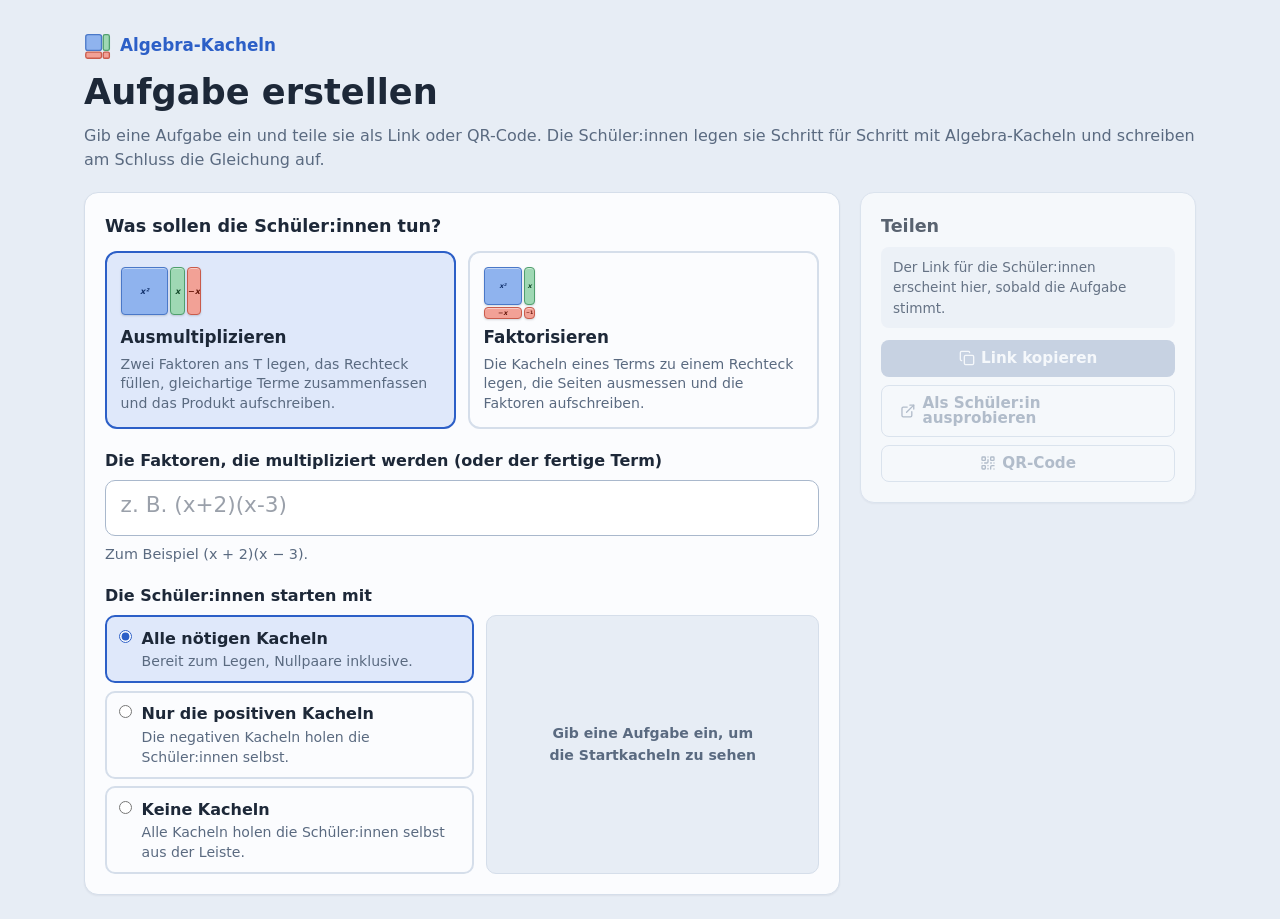
<file: algebra-kacheln/index.html>
<!doctype html>
<html lang="de-CH">
	<head>
		<meta charset="utf-8" />
		<meta name="viewport" content="width=device-width, initial-scale=1" />
		<meta name="text-scale" content="scale" />
		<link href="./app/immutable/entry/start.Dkgj-hq0.js" rel="modulepreload">
		<link href="./app/immutable/chunks/DxabpvK9.js" rel="modulepreload">
		<link href="./app/immutable/chunks/DpLbHIRr.js" rel="modulepreload">
		<link href="./app/immutable/chunks/mOeGsnG3.js" rel="modulepreload">
		<link href="./app/immutable/chunks/Dp09BZmx.js" rel="modulepreload">
		<link href="./app/immutable/entry/app.B6njRBul.js" rel="modulepreload">
		<link href="./app/immutable/chunks/CAh6xnJR.js" rel="modulepreload">
		<link href="./app/immutable/chunks/BLSdJnZi.js" rel="modulepreload">
		<link href="./app/immutable/chunks/9VZzQRWk.js" rel="modulepreload">
		<link href="./app/immutable/chunks/D_Nyvzxl.js" rel="modulepreload">
		<link href="./app/immutable/nodes/0.BR0jGaRU.js" rel="modulepreload">
		<link href="./app/immutable/chunks/B238gbvg.js" rel="modulepreload">
		<link href="./app/immutable/chunks/Dbi9WsDI.js" rel="modulepreload">
		<link href="./app/immutable/chunks/B-Oa10H_.js" rel="modulepreload">
		<link href="./app/immutable/nodes/2.BNKStV8V.js" rel="modulepreload">
		<link href="./app/immutable/chunks/gGxF-tNR.js" rel="modulepreload">
		<!--12qhfyh--><link rel="icon" href="data:image/svg+xml,%3csvg%20xmlns='http://www.w3.org/2000/svg'%20viewBox='0%200%2032%2032'%20width='32'%20height='32'%20role='img'%20aria-label='Algebra%20Tiles'%3e%3ctitle%3eAlgebra%20Tiles%3c/title%3e%3c!--%20A%20finished%20rectangle,%20(x%20+%201)(x%20−%201):%20x²,%20an%20x%20tile%20beside%20it,%20a%20−x%20tile%20below,%20and%20so%20a%20−1%20tile%20in%20the%20corner,%20since%20its%20row%20is%20negative%20and%20its%20column%20positive.%20--%3e%3crect%20x='2'%20y='3'%20width='18'%20height='18'%20rx='2.5'%20fill='%238fb3ee'%20stroke='%234a78c8'%20stroke-width='1.5'/%3e%3crect%20x='22'%20y='3'%20width='7'%20height='18'%20rx='2'%20fill='%239fd8b4'%20stroke='%234f9f6d'%20stroke-width='1.5'/%3e%3crect%20x='2'%20y='23'%20width='18'%20height='7'%20rx='2'%20fill='%23f2a196'%20stroke='%23c95b4b'%20stroke-width='1.5'/%3e%3crect%20x='22'%20y='23'%20width='7'%20height='7'%20rx='1.5'%20fill='%23f2a196'%20stroke='%23c95b4b'%20stroke-width='1.5'/%3e%3c/svg%3e" type="image/svg+xml"/><!----><title>Algebra-Kacheln</title>
		<link href="./app/immutable/assets/0.BiAudWsi.css" rel="stylesheet">
		<link href="./app/immutable/assets/TileView.CicYOUAF.css" rel="stylesheet">
		<link href="./app/immutable/assets/2.CImNzYzD.css" rel="stylesheet">
	</head>
	<body data-sveltekit-preload-data="hover">
		<div style="display: contents"><!--[--><!--[0--><!--[--><!--[--><div class="page svelte-1uha8ag"><header><p class="brand svelte-1uha8ag"><img src="data:image/svg+xml,%3csvg%20xmlns='http://www.w3.org/2000/svg'%20viewBox='0%200%2032%2032'%20width='32'%20height='32'%20role='img'%20aria-label='Algebra%20Tiles'%3e%3ctitle%3eAlgebra%20Tiles%3c/title%3e%3c!--%20A%20finished%20rectangle,%20(x%20+%201)(x%20−%201):%20x²,%20an%20x%20tile%20beside%20it,%20a%20−x%20tile%20below,%20and%20so%20a%20−1%20tile%20in%20the%20corner,%20since%20its%20row%20is%20negative%20and%20its%20column%20positive.%20--%3e%3crect%20x='2'%20y='3'%20width='18'%20height='18'%20rx='2.5'%20fill='%238fb3ee'%20stroke='%234a78c8'%20stroke-width='1.5'/%3e%3crect%20x='22'%20y='3'%20width='7'%20height='18'%20rx='2'%20fill='%239fd8b4'%20stroke='%234f9f6d'%20stroke-width='1.5'/%3e%3crect%20x='2'%20y='23'%20width='18'%20height='7'%20rx='2'%20fill='%23f2a196'%20stroke='%23c95b4b'%20stroke-width='1.5'/%3e%3crect%20x='22'%20y='23'%20width='7'%20height='7'%20rx='1.5'%20fill='%23f2a196'%20stroke='%23c95b4b'%20stroke-width='1.5'/%3e%3c/svg%3e" alt="" width="28" height="28"/> Algebra-Kacheln</p> <h1 class="svelte-1uha8ag">Aufgabe erstellen</h1> <p class="lede svelte-1uha8ag">Gib eine Aufgabe ein und teile sie als Link oder QR-Code. Die Schüler:innen legen sie Schritt
			für Schritt mit Algebra-Kacheln und schreiben am Schluss die Gleichung auf.</p></header> <div class="columns svelte-1uha8ag"><section class="card svelte-1uha8ag"><h2 class="svelte-1uha8ag">Was sollen die Schüler:innen tun?</h2> <div class="types svelte-1uha8ag" role="radiogroup" aria-label="Art der Aufgabe"><!--[--><button type="button" role="radio" aria-checked="true" class="type svelte-1uha8ag chosen"><span class="picture svelte-1uha8ag" aria-hidden="true"><!--[0--><span class="tile x2 svelte-1ogsnyu" style="width: 47.75939698111776px; height: 47.75939698111776px; font-size: 8.1px;"><span class="label svelte-1ogsnyu"><span class="svelte-1ogsnyu var">x²</span></span></span><!----> <span class="tile x svelte-1ogsnyu" style="width: 14.4px; height: 47.75939698111776px; font-size: 8.1px;"><span class="label svelte-1ogsnyu"><span class="svelte-1ogsnyu var">x</span></span></span><!----> <span class="tile x svelte-1ogsnyu neg" style="width: 14.4px; height: 47.75939698111776px; font-size: 8.1px;"><span class="label svelte-1ogsnyu">−<span class="svelte-1ogsnyu var">x</span></span></span><!----><!--]--></span> <span class="name svelte-1uha8ag">Ausmultiplizieren</span> <span class="about svelte-1uha8ag">Zwei Faktoren ans T legen, das Rechteck füllen, gleichartige Terme zusammenfassen und das Produkt aufschreiben.</span></button><button type="button" role="radio" aria-checked="false" class="type svelte-1uha8ag"><span class="picture svelte-1uha8ag" aria-hidden="true"><!--[-1--><span class="rect svelte-1uha8ag"><span class="tile x2 svelte-1ogsnyu" style="width: 38.207517584894205px; height: 38.207517584894205px; font-size: 6.4799999999999995px;"><span class="label svelte-1ogsnyu"><span class="svelte-1ogsnyu var">x²</span></span></span><!----> <span class="tile x svelte-1ogsnyu" style="width: 11.52px; height: 38.207517584894205px; font-size: 6.4799999999999995px;"><span class="label svelte-1ogsnyu"><span class="svelte-1ogsnyu var">x</span></span></span><!----> <span class="tile x svelte-1ogsnyu neg" style="width: 38.207517584894205px; height: 11.52px; font-size: 6.4799999999999995px;"><span class="label svelte-1ogsnyu">−<span class="svelte-1ogsnyu var">x</span></span></span><!----> <span class="tile unit svelte-1ogsnyu neg" style="width: 11.52px; height: 11.52px; font-size: 4.68px;"><span class="label svelte-1ogsnyu">−<span class="svelte-1ogsnyu">1</span></span></span><!----></span><!--]--></span> <span class="name svelte-1uha8ag">Faktorisieren</span> <span class="about svelte-1uha8ag">Die Kacheln eines Terms zu einem Rechteck legen, die Seiten ausmessen und die Faktoren aufschreiben.</span></button><!--]--></div> <label class="field-label svelte-1uha8ag" for="problem">Die Faktoren, die multipliziert werden (oder der fertige Term)</label> <div class="field svelte-1uha8ag"><div class="caret-field  svelte-225x42"><span class="caret-math svelte-225x42" aria-hidden="true"><!--[2--><!--[--><!--[-1--><!----><span class="cursor placeholder" data-caret-cursor="{&quot;strandId&quot;:&quot;[ROOT]&quot;,&quot;tokenIndex&quot;:0}"><!--[--><!--[1-->​<!--]--><!--]--><!----></span><!----><!--]--><!--]--><!--]--><!----><!--[0--><span class="caret-placeholder svelte-225x42">z. B. (x+2)(x-3)</span><!--]--></span> <textarea id="problem" rows="1" autocomplete="off" autocapitalize="off" autocorrect="off" spellcheck="false" enterkeyhint="done" aria-describedby="problem-status" aria-invalid="false" aria-roledescription="math input" class="svelte-225x42">​</textarea></div><!----></div> <p id="problem-status" class="status svelte-1uha8ag" aria-live="polite"><!--[-1-->Zum Beispiel
					(x + 2)(x − 3).<!--]--></p> <fieldset class="starts svelte-1uha8ag"><legend class="svelte-1uha8ag">Die Schüler:innen starten mit</legend> <div class="start-grid svelte-1uha8ag"><div class="start-list svelte-1uha8ag"><!--[--><label class="start svelte-1uha8ag chosen"><input type="radio" name="start" value="all" checked="" class="svelte-1uha8ag"/> <span class="start-text svelte-1uha8ag"><span class="start-name svelte-1uha8ag">Alle nötigen Kacheln</span> <span class="about svelte-1uha8ag">Bereit zum Legen, Nullpaare inklusive.</span></span></label><label class="start svelte-1uha8ag"><input type="radio" name="start" value="positive" class="svelte-1uha8ag"/> <span class="start-text svelte-1uha8ag"><span class="start-name svelte-1uha8ag">Nur die positiven Kacheln</span> <span class="about svelte-1uha8ag">Die negativen Kacheln holen die Schüler:innen selbst.</span></span></label><label class="start svelte-1uha8ag"><input type="radio" name="start" value="none" class="svelte-1uha8ag"/> <span class="start-text svelte-1uha8ag"><span class="start-name svelte-1uha8ag">Keine Kacheln</span> <span class="about svelte-1uha8ag">Alle Kacheln holen die Schüler:innen selbst aus der Leiste.</span></span></label><!--]--></div> <div class="preview svelte-1uha8ag" aria-live="polite"><!--[1--><p class="svelte-1uha8ag">Gib eine Aufgabe ein, um die Startkacheln zu sehen</p><!--]--></div></div></fieldset></section> <section class="card share svelte-1uha8ag off"><h2 class="svelte-1uha8ag">Teilen</h2> <p class="link svelte-1uha8ag waiting" title="">Der Link für die Schüler:innen erscheint hier, sobald die Aufgabe stimmt.</p> <div class="buttons svelte-1uha8ag"><button type="button" class="btn-primary" disabled=""><!--[-1--><svg xmlns="http://www.w3.org/2000/svg" width="16" height="16" viewBox="0 0 24 24" fill="none" stroke="currentColor" stroke-width="2" stroke-linecap="round" stroke-linejoin="round" class="lucide lucide-copy lucide-icon" aria-hidden="true"><!--[--><!----><rect width="14" height="14" x="8" y="8" rx="2" ry="2"><!----></rect><!----><!----><path d="M4 16c-1.1 0-2-.9-2-2V4c0-1.1.9-2 2-2h10c1.1 0 2 .9 2 2"><!----></path><!----><!--]--><!----></svg><!----> Link kopieren<!--]--></button> <a class="btn-ghost svelte-1uha8ag disabled" target="_blank" rel="noopener" aria-disabled="true"><svg xmlns="http://www.w3.org/2000/svg" width="16" height="16" viewBox="0 0 24 24" fill="none" stroke="currentColor" stroke-width="2" stroke-linecap="round" stroke-linejoin="round" class="lucide lucide-external-link lucide-icon" aria-hidden="true"><!--[--><!----><path d="M15 3h6v6"><!----></path><!----><!----><path d="M10 14 21 3"><!----></path><!----><!----><path d="M18 13v6a2 2 0 0 1-2 2H5a2 2 0 0 1-2-2V8a2 2 0 0 1 2-2h6"><!----></path><!----><!--]--><!----></svg><!----> Als Schüler:in ausprobieren</a> <button type="button" class="btn-ghost" disabled="" aria-expanded="false"><svg xmlns="http://www.w3.org/2000/svg" width="16" height="16" viewBox="0 0 24 24" fill="none" stroke="currentColor" stroke-width="2" stroke-linecap="round" stroke-linejoin="round" class="lucide lucide-qr-code lucide-icon" aria-hidden="true"><!--[--><!----><rect width="5" height="5" x="3" y="3" rx="1"><!----></rect><!----><!----><rect width="5" height="5" x="16" y="3" rx="1"><!----></rect><!----><!----><rect width="5" height="5" x="3" y="16" rx="1"><!----></rect><!----><!----><path d="M21 16h-3a2 2 0 0 0-2 2v3"><!----></path><!----><!----><path d="M21 21v.01"><!----></path><!----><!----><path d="M12 7v3a2 2 0 0 1-2 2H7"><!----></path><!----><!----><path d="M3 12h.01"><!----></path><!----><!----><path d="M12 3h.01"><!----></path><!----><!----><path d="M12 16v.01"><!----></path><!----><!----><path d="M16 12h1"><!----></path><!----><!----><path d="M21 12v.01"><!----></path><!----><!----><path d="M12 21v-1"><!----></path><!----><!--]--><!----></svg><!----> QR-Code</button></div> <!--[-1--><!--]--></section></div></div><!--]--><!----><!--]--><!--]--> <!--[-1--><!--]--><!--]-->
			
			<script>
				{
					__sveltekit_xjgkt1 = {
						base: new URL(".", location).pathname.slice(0, -1)
					};

					const element = document.currentScript.parentElement;

					Promise.all([
						import("./app/immutable/entry/start.Dkgj-hq0.js"),
						import("./app/immutable/entry/app.B6njRBul.js")
					]).then(([kit, app]) => {
						kit.start(app, element, {
							node_ids: [0, 2],
							data: [null,null],
							form: null,
							error: null
						});
					});
				}
			</script>
		</div>
	</body>
</html>
</file>
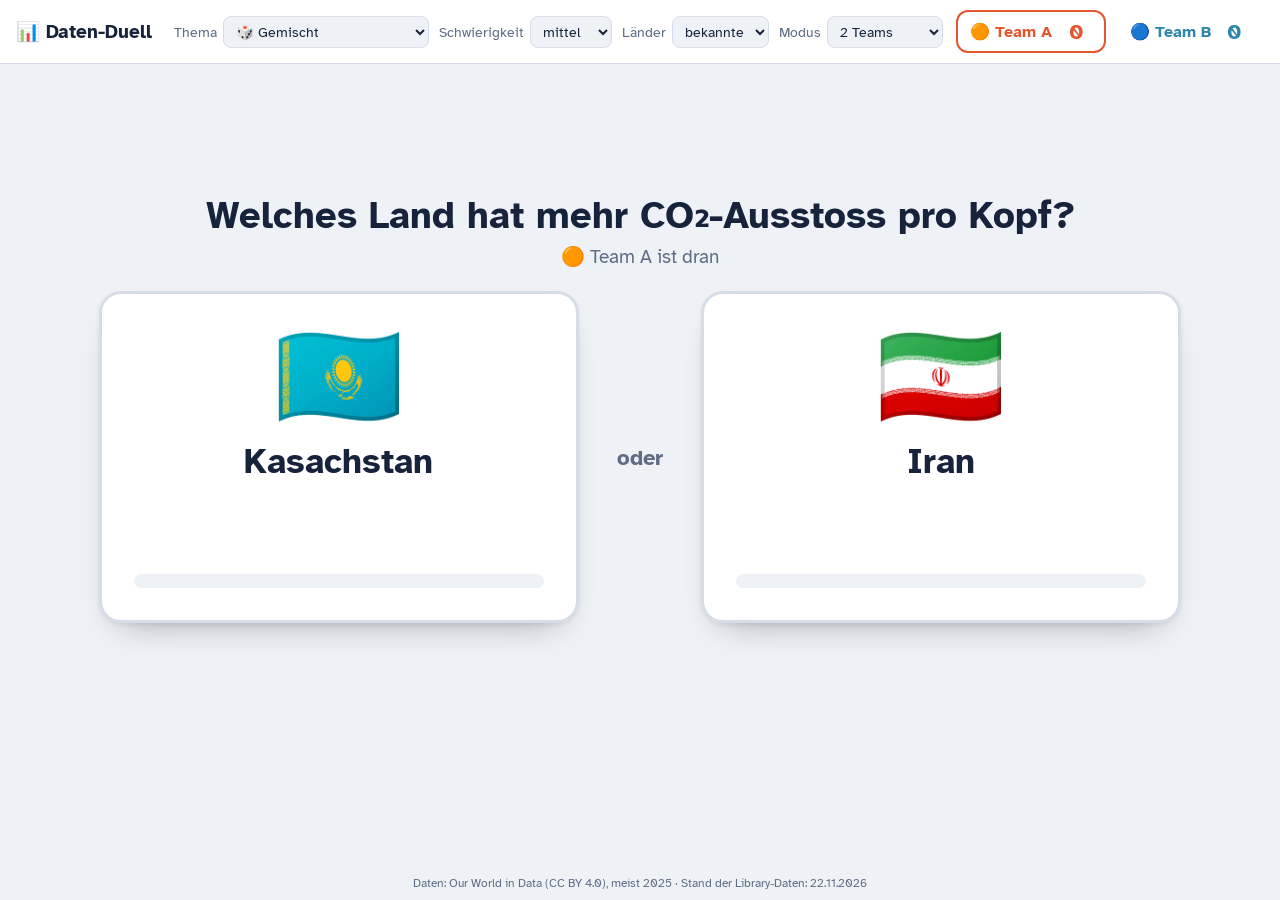
<file: daten-duell/index.html>
<!doctype html>
<html lang="de">
<head>
<meta charset="utf-8">
<meta name="viewport" content="width=device-width, initial-scale=1">
<title>Daten-Duell</title>
<link rel="stylesheet" href="../assets/vendor/fonts/schriften.css">
<!--
  📊 Daten-Duell (Geografie, ERG) — Helfenberger's Library
  «Welches Land hat mehr …?» mit echten Zahlen. Zwei Teams abwechselnd oder allein mit Serie. Für den Beamer gebaut.
  Daten: daten.json (Our World in Data, CC BY 4.0, Stand 22.11.2026; Fläche aus Natural Earth). Neu erzeugen mit
  admin/daten-duell-daten.py. Kein Firestore; nur der Rekord im Allein-Modus liegt im Browser (localStorage daten_duell_rekord).
-->
<style>
  :root{ --bg:#EEF2F7; --surface:#FFFFFF; --border:#D6DDE8; --text:#16233A; --muted:#5E6C84; --akzent:#2F6FB5; --gut:#2E9E5B; --schlecht:#D64545; --a:#E4572E; --b:#2E86AB; color-scheme: light; }
  @media (prefers-color-scheme: dark){ :root:not([data-theme="light"]){ --bg:#111823; --surface:#1A2333; --border:#2C3A50; --text:#E8EEF6; --muted:#9AAAC0; --akzent:#6EA6E6; --gut:#4CC27E; --schlecht:#F06A6A; color-scheme: dark; } }
  :root[data-theme="dark"]{ --bg:#111823; --surface:#1A2333; --border:#2C3A50; --text:#E8EEF6; --muted:#9AAAC0; --akzent:#6EA6E6; --gut:#4CC27E; --schlecht:#F06A6A; color-scheme: dark; }
  *{box-sizing:border-box;}
  html,body{margin:0;height:100%;}
  body{background:var(--bg);color:var(--text);font-family:'Atkinson Hyperlegible',-apple-system,BlinkMacSystemFont,sans-serif;display:flex;flex-direction:column;}
  button,select{font:inherit;color:inherit;}
  header{display:flex;flex-wrap:wrap;gap:10px;align-items:center;padding:10px 16px;background:var(--surface);border-bottom:1px solid var(--border);}
  h1{font-size:1.2rem;margin:0 12px 0 0;}
  header label{font-size:.9rem;color:var(--muted);display:flex;gap:6px;align-items:center;}
  header select{padding:5px 8px;border:1px solid var(--border);border-radius:8px;background:var(--bg);color:var(--text);}
  .punkte{margin-left:auto;display:flex;gap:10px;align-items:center;}
  .team{display:flex;align-items:center;gap:8px;padding:6px 12px;border-radius:12px;border:2px solid transparent;font-weight:700;}
  .team.dran{border-color:currentColor;}
  .team b{font-size:1.4rem;min-width:1.4em;text-align:center;}
  .team.a{color:var(--a);} .team.b{color:var(--b);}
  main{flex:1;display:flex;flex-direction:column;align-items:center;justify-content:center;padding:20px;gap:22px;min-height:0;}
  .frage{font-size:clamp(1.3rem,3.2vw,2.4rem);font-weight:700;text-align:center;max-width:1100px;}
  .frage small{display:block;font-size:.5em;color:var(--muted);font-weight:400;margin-top:6px;}
  .karten{display:flex;gap:clamp(12px,3vw,40px);width:100%;max-width:1100px;justify-content:center;align-items:stretch;}
  .karte{flex:1;max-width:480px;background:var(--surface);border:3px solid var(--border);border-radius:22px;padding:clamp(16px,3vw,32px);display:flex;flex-direction:column;align-items:center;gap:10px;cursor:pointer;transition:transform .15s,border-color .2s;box-shadow:0 2px 4px rgba(0,0,0,.06),0 18px 34px -22px rgba(0,0,0,.4);}
  .karte:hover{transform:translateY(-3px);border-color:var(--akzent);}
  .karte.zu{cursor:default;transform:none;}
  .karte.richtig{border-color:var(--gut);}
  .karte.falsch{border-color:var(--schlecht);}
  .flagge{font-size:clamp(3rem,9vw,6.5rem);line-height:1;}
  .name{font-size:clamp(1.3rem,3vw,2.2rem);font-weight:700;text-align:center;}
  .wert{font-size:clamp(1.1rem,2.6vw,1.9rem);font-weight:700;min-height:1.4em;opacity:0;transition:opacity .3s;}
  .wert.da{opacity:1;}
  .einheit{font-size:.95rem;color:var(--muted);min-height:1.2em;opacity:0;transition:opacity .3s;text-align:center;}
  .einheit.da{opacity:1;}
  .balken{width:100%;height:14px;background:var(--bg);border-radius:7px;overflow:hidden;}
  .balken i{display:block;height:100%;width:0;background:var(--akzent);border-radius:7px;transition:width .8s cubic-bezier(.2,.8,.2,1);}
  .vs{align-self:center;font-weight:800;color:var(--muted);font-size:1.4rem;}
  .weiter{padding:12px 26px;border-radius:14px;border:0;background:var(--akzent);color:#fff;font-weight:700;font-size:1.1rem;cursor:pointer;visibility:hidden;}
  .weiter.da{visibility:visible;}
  .meldung{font-size:1.2rem;font-weight:700;min-height:1.5em;text-align:center;}
  footer{font-size:.75rem;color:var(--muted);text-align:center;padding:6px 10px 10px;}
  body.buehne{background:transparent;color-scheme:light;}
  body.buehne header{background:transparent;border-bottom:0;}
  body.buehne header label{color:#fff;font-weight:700;text-shadow:0 1px 3px rgba(0,0,0,.45);}
  body.buehne header select{background:#fff;color:#16233A;border-color:#fff;}
  body.buehne .team{background:#fff;}
  body.buehne .frage{color:#fff;text-shadow:0 2px 8px rgba(0,0,0,.45);}
  body.buehne .frage small{color:#fff;opacity:.95;font-weight:700;}
  body.buehne .vs{color:#fff;text-shadow:0 1px 4px rgba(0,0,0,.5);}
  body.buehne .karte{--surface:#fff;--text:#16233A;--muted:#5E6C84;--bg:#EEF2F7;color:#16233A;}
  body.buehne .meldung{background:#fff;border-radius:12px;padding:6px 16px;}
  body.buehne .meldung:empty{background:transparent;}
  body.buehne footer{color:#fff;text-shadow:0 1px 3px rgba(0,0,0,.5);}
  @media (max-width:640px){ .karten{flex-direction:column;align-items:center;} .vs{display:none;} .karte{width:100%;} .punkte{margin-left:0;} }
</style>
</head>
<body>
<header>
  <h1>📊 Daten-Duell</h1>
  <label>Thema <select id="kennzahl"><option value="zufall">🎲 Gemischt</option></select></label>
  <label>Schwierigkeit <select id="stufe"><option value="leicht">leicht</option><option value="mittel" selected>mittel</option><option value="schwer">schwer</option></select></label>
  <label>Länder <select id="laender"><option value="bekannt">bekannte</option><option value="alle">alle</option></select></label>
  <label>Modus <select id="modus"><option value="teams">2 Teams</option><option value="allein">allein (Serie)</option></select></label>
  <div class="punkte" id="punkte"></div>
</header>
<main>
  <div class="frage" id="frage">Daten werden geladen …</div>
  <div class="karten">
    <div class="karte" id="k0" role="button" tabindex="0"><div class="flagge"></div><div class="name"></div><div class="wert"></div><div class="einheit"></div><div class="balken"><i></i></div></div>
    <div class="vs">oder</div>
    <div class="karte" id="k1" role="button" tabindex="0"><div class="flagge"></div><div class="name"></div><div class="wert"></div><div class="einheit"></div><div class="balken"><i></i></div></div>
  </div>
  <div class="meldung" id="meldung"></div>
  <button class="weiter" id="weiter" type="button">Weiter ➜</button>
</main>
<footer id="quelle">Daten: Our World in Data (CC BY 4.0), Fläche: Natural Earth</footer>
<script>
(function(){
  'use strict';
  var BEKANNT = 'CH DE FR IT AT ES PT GB IE NL BE DK SE NO FI IS PL CZ SK HU SI HR RS RO BG GR TR RU UA KZ US CA MX CU JM BR AR CL PE CO VE CN JP KR MN IN PK BD NP LK ID TH VN PH MY SG AU NZ EG MA DZ TN NG GH SN KE ET TZ ZA MG CD SA IR IQ IL AE QA AF LU'.split(' ');
  var STUFE = {leicht:[2.5, 1e9], mittel:[1.4, 2.5], schwer:[1.06, 1.4]};
  var D = null, st = {kennzahl:'zufall', stufe:'mittel', laender:'bekannt', modus:'teams'}, runde = null, punkte = {a:0, b:0}, dran = 'a', serie = 0, rekord = 0;
  try{ rekord = +localStorage.getItem('daten_duell_rekord') || 0; }catch(e){}
  function flagge(a2){ return a2 && a2.length === 2 ? String.fromCodePoint(0x1F1E6 + a2.charCodeAt(0) - 65, 0x1F1E6 + a2.charCodeAt(1) - 65) : '🏳️'; }
  function fmt(v, k){
    if(k.id === 'einwohner'){ if(v >= 1e9) return (v / 1e9).toFixed(2).replace('.', ',') + ' Mrd.'; if(v >= 1e6) return (v / 1e6).toFixed(1).replace('.', ',') + ' Mio.'; return Math.round(v).toLocaleString('de-CH'); }
    return k.nk ? v.toFixed(k.nk).replace('.', ',') : Math.round(v).toLocaleString('de-CH');
  }
  function kennzahl(id){ return D.kennzahlen.find(function(k){ return k.id === id; }); }
  function zufall(a){ return a[Math.floor(Math.random() * a.length)]; }
  function neueRunde(){
    var pool = Object.keys(D.laender).filter(function(a2){ return st.laender === 'alle' || BEKANNT.indexOf(a2) >= 0; });
    var grenzen = STUFE[st.stufe];
    for(var versuch = 0; versuch < 2000; versuch++){
      var k = st.kennzahl === 'zufall' ? zufall(D.kennzahlen) : kennzahl(st.kennzahl);
      var a = zufall(pool), b = zufall(pool);
      if(a === b) continue;
      var va = D.laender[a].w[k.id], vb = D.laender[b].w[k.id];
      if(va == null || vb == null || va === vb || va <= 0 || vb <= 0) continue;
      var r = Math.max(va, vb) / Math.min(va, vb);
      if(r < grenzen[0] || r > grenzen[1]) continue;
      runde = {k:k, l:[a, b], v:[va, vb], fertig:false};
      break;
    }
    if(!runde || runde.fertig !== false){ document.getElementById('meldung').textContent = 'Keine passende Runde gefunden – andere Einstellung wählen.'; return; }
    zeigen();
  }
  function zeigen(){
    var k = runde.k;
    document.getElementById('frage').innerHTML = '';
    var f = document.getElementById('frage');
    f.textContent = 'Welches Land hat ' + k.frage + '?';
    var sm = document.createElement('small'); sm.textContent = st.modus === 'teams' ? (dran === 'a' ? '🟠 Team A' : '🔵 Team B') + ' ist dran' : 'Tippe auf ein Land';
    f.appendChild(sm);
    [0, 1].forEach(function(i){
      var c = document.getElementById('k' + i), a2 = runde.l[i];
      c.className = 'karte';
      c.querySelector('.flagge').textContent = flagge(a2);
      c.querySelector('.name').textContent = D.laender[a2].n;
      var w = c.querySelector('.wert'); w.textContent = ''; w.classList.remove('da');
      var e = c.querySelector('.einheit'); e.textContent = ''; e.classList.remove('da');
      c.querySelector('.balken i').style.width = '0';
    });
    document.getElementById('meldung').textContent = '';
    document.getElementById('weiter').classList.remove('da');
    var jahr = k.jahr ? ', meist ' + k.jahr : '';
    document.getElementById('quelle').textContent = 'Daten: ' + (k.id === 'flaeche' ? 'Natural Earth' : 'Our World in Data (CC BY 4.0)' + jahr) + ' · Stand der Library-Daten: 22.11.2026';
  }
  function waehle(i){
    if(!runde || runde.fertig) return;
    runde.fertig = true;
    var k = runde.k, gross = runde.v[0] > runde.v[1] ? 0 : 1, richtig = i === gross, max = Math.max(runde.v[0], runde.v[1]);
    [0, 1].forEach(function(j){
      var c = document.getElementById('k' + j);
      c.classList.add('zu');
      if(j === gross) c.classList.add('richtig'); else if(j === i) c.classList.add('falsch');
      var w = c.querySelector('.wert'); w.textContent = fmt(runde.v[j], k); w.classList.add('da');
      var e = c.querySelector('.einheit'); e.textContent = k.einheit; e.classList.add('da');
      setTimeout(function(){ c.querySelector('.balken i').style.width = (runde.v[j] / max * 100) + '%'; }, 30);
    });
    var m = document.getElementById('meldung');
    if(st.modus === 'teams'){
      if(richtig) punkte[dran]++;
      m.textContent = (richtig ? '✅ Richtig! ' : '❌ Leider nicht. ') + (dran === 'a' ? 'Team A' : 'Team B') + (richtig ? ' bekommt einen Punkt.' : ' geht leer aus.');
      dran = dran === 'a' ? 'b' : 'a';
    } else {
      if(richtig){ serie++; if(serie > rekord){ rekord = serie; try{ localStorage.setItem('daten_duell_rekord', String(rekord)); }catch(e){} } }
      m.textContent = richtig ? '✅ Richtig! Serie: ' + serie : '❌ Leider nicht. Deine Serie war ' + serie + '.';
      if(!richtig) serie = 0;
    }
    m.style.color = richtig ? 'var(--gut)' : 'var(--schlecht)';
    punkteZeigen();
    var wb = document.getElementById('weiter'); wb.classList.add('da'); wb.focus();
  }
  function punkteZeigen(){
    var p = document.getElementById('punkte');
    if(st.modus === 'teams'){
      p.innerHTML = '<span class="team a' + (dran === 'a' ? ' dran' : '') + '">🟠 Team A <b>' + punkte.a + '</b></span><span class="team b' + (dran === 'b' ? ' dran' : '') + '">🔵 Team B <b>' + punkte.b + '</b></span>';
    } else {
      p.innerHTML = '<span class="team a dran">🔥 Serie <b>' + serie + '</b></span><span class="team b">🏆 Rekord <b>' + rekord + '</b></span>';
    }
  }
  [0, 1].forEach(function(i){
    var c = document.getElementById('k' + i);
    c.addEventListener('click', function(){ waehle(i); });
    c.addEventListener('keydown', function(e){ if(e.key === 'Enter' || e.key === ' '){ e.preventDefault(); waehle(i); } });
  });
  document.getElementById('weiter').addEventListener('click', neueRunde);
  document.addEventListener('keydown', function(e){
    if(e.target.tagName === 'SELECT') return;
    if(e.key === 'ArrowLeft' || e.key === '1') waehle(0);
    if(e.key === 'ArrowRight' || e.key === '2') waehle(1);
    if((e.key === 'Enter' || e.key === ' ') && runde && runde.fertig && e.target.id !== 'weiter'){ e.preventDefault(); neueRunde(); }
  });
  ['kennzahl','stufe','laender','modus'].forEach(function(id){
    document.getElementById(id).addEventListener('change', function(e){
      st[id] = e.target.value;
      if(id === 'modus'){ punkte = {a:0, b:0}; dran = 'a'; serie = 0; }
      punkteZeigen(); neueRunde();
    });
  });
  fetch('daten.json').then(function(r){ return r.json(); }).then(function(d){
    D = d;
    var sel = document.getElementById('kennzahl');
    var NAMEN = {flaeche:'Fläche', einwohner:'Einwohner', lebenserwartung:'Lebenserwartung', co2:'CO₂ pro Kopf', kinder:'Kinder pro Frau', internet:'Internetnutzung', wald:'Waldanteil', fleisch:'Fleischkonsum', bip:'Einkommen (BIP pro Kopf)', median:'Medianalter', stadt:'Stadtbevölkerung'};
    D.kennzahlen.forEach(function(k){ var o = document.createElement('option'); o.value = k.id; o.textContent = NAMEN[k.id] || k.id; sel.appendChild(o); });
    var q = new URLSearchParams(location.search);
    // Im Klassenzimmer (Beamer-Bühne): immer zwei Teams, kein Allein-Modus, schlichter Kopf
    if(q.get('buehne')){ st.modus = 'teams'; var mo = document.getElementById('modus'); mo.value = 'teams'; mo.parentNode.style.display = 'none'; document.querySelector('h1').style.display = 'none'; document.body.classList.add('buehne'); }
    if(q.get('thema') && kennzahl(q.get('thema'))){ st.kennzahl = q.get('thema'); sel.value = st.kennzahl; }
    punkteZeigen(); neueRunde();
  }).catch(function(){ document.getElementById('frage').textContent = 'Die Daten konnten nicht geladen werden.'; });
})();
</script>
</body>
</html>
</file>
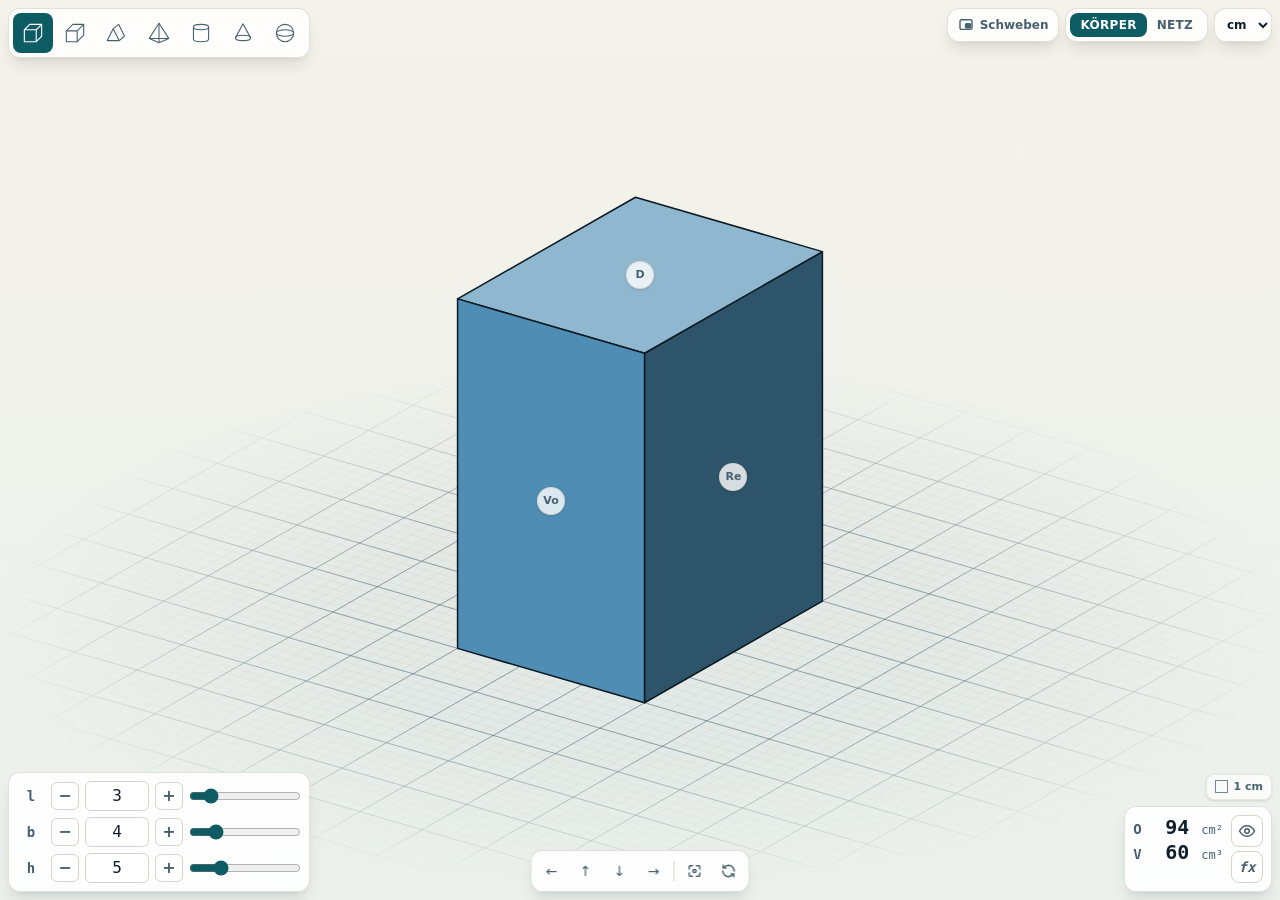
<file: geometrie-koerper/index.html>
<!doctype html>
<html lang="de-CH">
  <head>
    <meta charset="utf-8" />
    <meta name="viewport" content="width=device-width, initial-scale=1" />
    <link
      rel="icon"
      href="./favicon.svg"
      type="image/svg+xml"
    />
    <meta name="theme-color" content="#10202b" />
    <meta
      name="description"
      content="Geometrische Körper: Netz, Oberfläche und Volumen interaktiv erkunden."
    />
    <link href="./app/immutable/entry/start.BsDjFtME.js" rel="modulepreload">
		<link href="./app/immutable/chunks/CN5EObNK.js" rel="modulepreload">
		<link href="./app/immutable/chunks/mG1lflwo.js" rel="modulepreload">
		<link href="./app/immutable/entry/app.DcjaMsVs.js" rel="modulepreload">
		<link href="./app/immutable/chunks/Dt5nAW8Z.js" rel="modulepreload">
		<link href="./app/immutable/chunks/BDH6At5k.js" rel="modulepreload">
		<link href="./app/immutable/chunks/B0403D7f.js" rel="modulepreload">
		<link href="./app/immutable/chunks/ByTS9GIC.js" rel="modulepreload">
		<link href="./app/immutable/nodes/0.BV2oJC2P.js" rel="modulepreload">
		<link href="./app/immutable/chunks/H01cVBLu.js" rel="modulepreload">
		<link href="./app/immutable/nodes/2.yUih2Itq.js" rel="modulepreload">
		<!--1uha8ag--><meta name="description" content="Ein interaktives Labor, um Oberfläche und Volumen von Körpern zu erkunden."/><!----><title>Geometrische Körper — Oberfläche und Volumen</title>
		<link href="./app/immutable/assets/0.DOV_qDa_.css" rel="stylesheet">
  </head>
  <body data-sveltekit-preload-data="hover">
    <div style="display: contents"><!--[--><!--[0--><!--[--><!--[--><!--[-1--><div class="relative h-[100dvh] w-full overflow-hidden bg-gradient-to-b from-paper to-accent-soft/50"><h1 class="sr-only">Geometrische Körper</h1> <div class="absolute inset-0"><!--[-1--><div class="relative h-full w-full"><svg class="h-full w-full touch-none select-none cursor-grab" viewBox="-450 -325 900 650" role="img" tabindex="0" aria-label="Quader mit länge 3, breite 4, höhe 5 cm. Ziehen oder mit den Pfeiltasten drehen. Auf eine Fläche oder Kante zeigen, um sie zu messen." data-testid="solid-view"><defs><radialGradient id="floor-fade"><stop offset="0.45" stop-color="#fff"></stop><stop offset="1" stop-color="#000"></stop></radialGradient><mask id="floor-reach" maskUnits="userSpaceOnUse" x="-450" y="-325" width="900" height="650"><g transform="matrix(44.998 13.099 -32.125 18.349 0 126.209)"><circle cx="0" cy="0" r="8.48528137423857" fill="url(#floor-fade)"></circle></g></mask><pattern id="selected-surface-hatch" width="14" height="14" patternUnits="userSpaceOnUse" patternTransform="rotate(45)"><line x1="0" y1="0" x2="0" y2="14" stroke="#1f2937" stroke-width="4" stroke-opacity="0.45"></line></pattern></defs><!--[0--><g mask="url(#floor-reach)" opacity="1" pointer-events="none"><g transform="matrix(44.998 13.099 -32.125 18.349 0 126.209)"><circle cx="0" cy="0" r="8.48528137423857" fill="#46606f" opacity="0.05"></circle><!--[--><g stroke="#46606f" stroke-opacity="0.01228470774172059"><!--[--><line x1="-8.9" y1="-8.48528137423857" x2="-8.9" y2="8.48528137423857" stroke-width="1" vector-effect="non-scaling-stroke"></line><line x1="-8.7" y1="-8.48528137423857" x2="-8.7" y2="8.48528137423857" stroke-width="1" vector-effect="non-scaling-stroke"></line><line x1="-8.5" y1="-8.48528137423857" x2="-8.5" y2="8.48528137423857" stroke-width="1" vector-effect="non-scaling-stroke"></line><line x1="-8.3" y1="-8.48528137423857" x2="-8.3" y2="8.48528137423857" stroke-width="1" vector-effect="non-scaling-stroke"></line><line x1="-8.1" y1="-8.48528137423857" x2="-8.1" y2="8.48528137423857" stroke-width="1" vector-effect="non-scaling-stroke"></line><line x1="-7.9" y1="-8.48528137423857" x2="-7.9" y2="8.48528137423857" stroke-width="1" vector-effect="non-scaling-stroke"></line><line x1="-7.7" y1="-8.48528137423857" x2="-7.7" y2="8.48528137423857" stroke-width="1" vector-effect="non-scaling-stroke"></line><line x1="-7.5" y1="-8.48528137423857" x2="-7.5" y2="8.48528137423857" stroke-width="1" vector-effect="non-scaling-stroke"></line><line x1="-7.3" y1="-8.48528137423857" x2="-7.3" y2="8.48528137423857" stroke-width="1" vector-effect="non-scaling-stroke"></line><line x1="-7.1" y1="-8.48528137423857" x2="-7.1" y2="8.48528137423857" stroke-width="1" vector-effect="non-scaling-stroke"></line><line x1="-6.9" y1="-8.48528137423857" x2="-6.9" y2="8.48528137423857" stroke-width="1" vector-effect="non-scaling-stroke"></line><line x1="-6.7" y1="-8.48528137423857" x2="-6.7" y2="8.48528137423857" stroke-width="1" vector-effect="non-scaling-stroke"></line><line x1="-6.5" y1="-8.48528137423857" x2="-6.5" y2="8.48528137423857" stroke-width="1" vector-effect="non-scaling-stroke"></line><line x1="-6.3" y1="-8.48528137423857" x2="-6.3" y2="8.48528137423857" stroke-width="1" vector-effect="non-scaling-stroke"></line><line x1="-6.1" y1="-8.48528137423857" x2="-6.1" y2="8.48528137423857" stroke-width="1" vector-effect="non-scaling-stroke"></line><line x1="-5.9" y1="-8.48528137423857" x2="-5.9" y2="8.48528137423857" stroke-width="1" vector-effect="non-scaling-stroke"></line><line x1="-5.7" y1="-8.48528137423857" x2="-5.7" y2="8.48528137423857" stroke-width="1" vector-effect="non-scaling-stroke"></line><line x1="-5.5" y1="-8.48528137423857" x2="-5.5" y2="8.48528137423857" stroke-width="1" vector-effect="non-scaling-stroke"></line><line x1="-5.3" y1="-8.48528137423857" x2="-5.3" y2="8.48528137423857" stroke-width="1" vector-effect="non-scaling-stroke"></line><line x1="-5.1" y1="-8.48528137423857" x2="-5.1" y2="8.48528137423857" stroke-width="1" vector-effect="non-scaling-stroke"></line><line x1="-4.9" y1="-8.48528137423857" x2="-4.9" y2="8.48528137423857" stroke-width="1" vector-effect="non-scaling-stroke"></line><line x1="-4.7" y1="-8.48528137423857" x2="-4.7" y2="8.48528137423857" stroke-width="1" vector-effect="non-scaling-stroke"></line><line x1="-4.5" y1="-8.48528137423857" x2="-4.5" y2="8.48528137423857" stroke-width="1" vector-effect="non-scaling-stroke"></line><line x1="-4.3" y1="-8.48528137423857" x2="-4.3" y2="8.48528137423857" stroke-width="1" vector-effect="non-scaling-stroke"></line><line x1="-4.1" y1="-8.48528137423857" x2="-4.1" y2="8.48528137423857" stroke-width="1" vector-effect="non-scaling-stroke"></line><line x1="-3.9" y1="-8.48528137423857" x2="-3.9" y2="8.48528137423857" stroke-width="1" vector-effect="non-scaling-stroke"></line><line x1="-3.7" y1="-8.48528137423857" x2="-3.7" y2="8.48528137423857" stroke-width="1" vector-effect="non-scaling-stroke"></line><line x1="-3.5" y1="-8.48528137423857" x2="-3.5" y2="8.48528137423857" stroke-width="1" vector-effect="non-scaling-stroke"></line><line x1="-3.3" y1="-8.48528137423857" x2="-3.3" y2="8.48528137423857" stroke-width="1" vector-effect="non-scaling-stroke"></line><line x1="-3.1" y1="-8.48528137423857" x2="-3.1" y2="8.48528137423857" stroke-width="1" vector-effect="non-scaling-stroke"></line><line x1="-2.9" y1="-8.48528137423857" x2="-2.9" y2="8.48528137423857" stroke-width="1" vector-effect="non-scaling-stroke"></line><line x1="-2.7" y1="-8.48528137423857" x2="-2.7" y2="8.48528137423857" stroke-width="1" vector-effect="non-scaling-stroke"></line><line x1="-2.5" y1="-8.48528137423857" x2="-2.5" y2="8.48528137423857" stroke-width="1" vector-effect="non-scaling-stroke"></line><line x1="-2.3" y1="-8.48528137423857" x2="-2.3" y2="8.48528137423857" stroke-width="1" vector-effect="non-scaling-stroke"></line><line x1="-2.1" y1="-8.48528137423857" x2="-2.1" y2="8.48528137423857" stroke-width="1" vector-effect="non-scaling-stroke"></line><line x1="-1.9" y1="-8.48528137423857" x2="-1.9" y2="8.48528137423857" stroke-width="1" vector-effect="non-scaling-stroke"></line><line x1="-1.7" y1="-8.48528137423857" x2="-1.7" y2="8.48528137423857" stroke-width="1" vector-effect="non-scaling-stroke"></line><line x1="-1.5" y1="-8.48528137423857" x2="-1.5" y2="8.48528137423857" stroke-width="1" vector-effect="non-scaling-stroke"></line><line x1="-1.3" y1="-8.48528137423857" x2="-1.3" y2="8.48528137423857" stroke-width="1" vector-effect="non-scaling-stroke"></line><line x1="-1.1" y1="-8.48528137423857" x2="-1.1" y2="8.48528137423857" stroke-width="1" vector-effect="non-scaling-stroke"></line><line x1="-0.9" y1="-8.48528137423857" x2="-0.9" y2="8.48528137423857" stroke-width="1" vector-effect="non-scaling-stroke"></line><line x1="-0.7" y1="-8.48528137423857" x2="-0.7" y2="8.48528137423857" stroke-width="1" vector-effect="non-scaling-stroke"></line><line x1="-0.5" y1="-8.48528137423857" x2="-0.5" y2="8.48528137423857" stroke-width="1" vector-effect="non-scaling-stroke"></line><line x1="-0.3" y1="-8.48528137423857" x2="-0.3" y2="8.48528137423857" stroke-width="1" vector-effect="non-scaling-stroke"></line><line x1="-0.1" y1="-8.48528137423857" x2="-0.1" y2="8.48528137423857" stroke-width="1" vector-effect="non-scaling-stroke"></line><line x1="0.1" y1="-8.48528137423857" x2="0.1" y2="8.48528137423857" stroke-width="1" vector-effect="non-scaling-stroke"></line><line x1="0.3" y1="-8.48528137423857" x2="0.3" y2="8.48528137423857" stroke-width="1" vector-effect="non-scaling-stroke"></line><line x1="0.5" y1="-8.48528137423857" x2="0.5" y2="8.48528137423857" stroke-width="1" vector-effect="non-scaling-stroke"></line><line x1="0.7" y1="-8.48528137423857" x2="0.7" y2="8.48528137423857" stroke-width="1" vector-effect="non-scaling-stroke"></line><line x1="0.9" y1="-8.48528137423857" x2="0.9" y2="8.48528137423857" stroke-width="1" vector-effect="non-scaling-stroke"></line><line x1="1.1" y1="-8.48528137423857" x2="1.1" y2="8.48528137423857" stroke-width="1" vector-effect="non-scaling-stroke"></line><line x1="1.3" y1="-8.48528137423857" x2="1.3" y2="8.48528137423857" stroke-width="1" vector-effect="non-scaling-stroke"></line><line x1="1.5" y1="-8.48528137423857" x2="1.5" y2="8.48528137423857" stroke-width="1" vector-effect="non-scaling-stroke"></line><line x1="1.7" y1="-8.48528137423857" x2="1.7" y2="8.48528137423857" stroke-width="1" vector-effect="non-scaling-stroke"></line><line x1="1.9" y1="-8.48528137423857" x2="1.9" y2="8.48528137423857" stroke-width="1" vector-effect="non-scaling-stroke"></line><line x1="2.1" y1="-8.48528137423857" x2="2.1" y2="8.48528137423857" stroke-width="1" vector-effect="non-scaling-stroke"></line><line x1="2.3" y1="-8.48528137423857" x2="2.3" y2="8.48528137423857" stroke-width="1" vector-effect="non-scaling-stroke"></line><line x1="2.5" y1="-8.48528137423857" x2="2.5" y2="8.48528137423857" stroke-width="1" vector-effect="non-scaling-stroke"></line><line x1="2.7" y1="-8.48528137423857" x2="2.7" y2="8.48528137423857" stroke-width="1" vector-effect="non-scaling-stroke"></line><line x1="2.9" y1="-8.48528137423857" x2="2.9" y2="8.48528137423857" stroke-width="1" vector-effect="non-scaling-stroke"></line><line x1="3.1" y1="-8.48528137423857" x2="3.1" y2="8.48528137423857" stroke-width="1" vector-effect="non-scaling-stroke"></line><line x1="3.3" y1="-8.48528137423857" x2="3.3" y2="8.48528137423857" stroke-width="1" vector-effect="non-scaling-stroke"></line><line x1="3.5" y1="-8.48528137423857" x2="3.5" y2="8.48528137423857" stroke-width="1" vector-effect="non-scaling-stroke"></line><line x1="3.7" y1="-8.48528137423857" x2="3.7" y2="8.48528137423857" stroke-width="1" vector-effect="non-scaling-stroke"></line><line x1="3.9" y1="-8.48528137423857" x2="3.9" y2="8.48528137423857" stroke-width="1" vector-effect="non-scaling-stroke"></line><line x1="4.1" y1="-8.48528137423857" x2="4.1" y2="8.48528137423857" stroke-width="1" vector-effect="non-scaling-stroke"></line><line x1="4.3" y1="-8.48528137423857" x2="4.3" y2="8.48528137423857" stroke-width="1" vector-effect="non-scaling-stroke"></line><line x1="4.5" y1="-8.48528137423857" x2="4.5" y2="8.48528137423857" stroke-width="1" vector-effect="non-scaling-stroke"></line><line x1="4.7" y1="-8.48528137423857" x2="4.7" y2="8.48528137423857" stroke-width="1" vector-effect="non-scaling-stroke"></line><line x1="4.9" y1="-8.48528137423857" x2="4.9" y2="8.48528137423857" stroke-width="1" vector-effect="non-scaling-stroke"></line><line x1="5.1" y1="-8.48528137423857" x2="5.1" y2="8.48528137423857" stroke-width="1" vector-effect="non-scaling-stroke"></line><line x1="5.3" y1="-8.48528137423857" x2="5.3" y2="8.48528137423857" stroke-width="1" vector-effect="non-scaling-stroke"></line><line x1="5.5" y1="-8.48528137423857" x2="5.5" y2="8.48528137423857" stroke-width="1" vector-effect="non-scaling-stroke"></line><line x1="5.7" y1="-8.48528137423857" x2="5.7" y2="8.48528137423857" stroke-width="1" vector-effect="non-scaling-stroke"></line><line x1="5.9" y1="-8.48528137423857" x2="5.9" y2="8.48528137423857" stroke-width="1" vector-effect="non-scaling-stroke"></line><line x1="6.1" y1="-8.48528137423857" x2="6.1" y2="8.48528137423857" stroke-width="1" vector-effect="non-scaling-stroke"></line><line x1="6.3" y1="-8.48528137423857" x2="6.3" y2="8.48528137423857" stroke-width="1" vector-effect="non-scaling-stroke"></line><line x1="6.5" y1="-8.48528137423857" x2="6.5" y2="8.48528137423857" stroke-width="1" vector-effect="non-scaling-stroke"></line><line x1="6.7" y1="-8.48528137423857" x2="6.7" y2="8.48528137423857" stroke-width="1" vector-effect="non-scaling-stroke"></line><line x1="6.9" y1="-8.48528137423857" x2="6.9" y2="8.48528137423857" stroke-width="1" vector-effect="non-scaling-stroke"></line><line x1="7.1" y1="-8.48528137423857" x2="7.1" y2="8.48528137423857" stroke-width="1" vector-effect="non-scaling-stroke"></line><line x1="7.3" y1="-8.48528137423857" x2="7.3" y2="8.48528137423857" stroke-width="1" vector-effect="non-scaling-stroke"></line><line x1="7.5" y1="-8.48528137423857" x2="7.5" y2="8.48528137423857" stroke-width="1" vector-effect="non-scaling-stroke"></line><line x1="7.7" y1="-8.48528137423857" x2="7.7" y2="8.48528137423857" stroke-width="1" vector-effect="non-scaling-stroke"></line><line x1="7.9" y1="-8.48528137423857" x2="7.9" y2="8.48528137423857" stroke-width="1" vector-effect="non-scaling-stroke"></line><line x1="8.1" y1="-8.48528137423857" x2="8.1" y2="8.48528137423857" stroke-width="1" vector-effect="non-scaling-stroke"></line><line x1="8.3" y1="-8.48528137423857" x2="8.3" y2="8.48528137423857" stroke-width="1" vector-effect="non-scaling-stroke"></line><line x1="8.5" y1="-8.48528137423857" x2="8.5" y2="8.48528137423857" stroke-width="1" vector-effect="non-scaling-stroke"></line><line x1="8.7" y1="-8.48528137423857" x2="8.7" y2="8.48528137423857" stroke-width="1" vector-effect="non-scaling-stroke"></line><!--]--><!--[--><line x1="-8.48528137423857" y1="-8.8" x2="8.48528137423857" y2="-8.8" stroke-width="1" vector-effect="non-scaling-stroke"></line><line x1="-8.48528137423857" y1="-8.6" x2="8.48528137423857" y2="-8.6" stroke-width="1" vector-effect="non-scaling-stroke"></line><line x1="-8.48528137423857" y1="-8.4" x2="8.48528137423857" y2="-8.4" stroke-width="1" vector-effect="non-scaling-stroke"></line><line x1="-8.48528137423857" y1="-8.2" x2="8.48528137423857" y2="-8.2" stroke-width="1" vector-effect="non-scaling-stroke"></line><line x1="-8.48528137423857" y1="-8" x2="8.48528137423857" y2="-8" stroke-width="1" vector-effect="non-scaling-stroke"></line><line x1="-8.48528137423857" y1="-7.8" x2="8.48528137423857" y2="-7.8" stroke-width="1" vector-effect="non-scaling-stroke"></line><line x1="-8.48528137423857" y1="-7.6" x2="8.48528137423857" y2="-7.6" stroke-width="1" vector-effect="non-scaling-stroke"></line><line x1="-8.48528137423857" y1="-7.4" x2="8.48528137423857" y2="-7.4" stroke-width="1" vector-effect="non-scaling-stroke"></line><line x1="-8.48528137423857" y1="-7.2" x2="8.48528137423857" y2="-7.2" stroke-width="1" vector-effect="non-scaling-stroke"></line><line x1="-8.48528137423857" y1="-7" x2="8.48528137423857" y2="-7" stroke-width="1" vector-effect="non-scaling-stroke"></line><line x1="-8.48528137423857" y1="-6.8" x2="8.48528137423857" y2="-6.8" stroke-width="1" vector-effect="non-scaling-stroke"></line><line x1="-8.48528137423857" y1="-6.6" x2="8.48528137423857" y2="-6.6" stroke-width="1" vector-effect="non-scaling-stroke"></line><line x1="-8.48528137423857" y1="-6.4" x2="8.48528137423857" y2="-6.4" stroke-width="1" vector-effect="non-scaling-stroke"></line><line x1="-8.48528137423857" y1="-6.2" x2="8.48528137423857" y2="-6.2" stroke-width="1" vector-effect="non-scaling-stroke"></line><line x1="-8.48528137423857" y1="-6" x2="8.48528137423857" y2="-6" stroke-width="1" vector-effect="non-scaling-stroke"></line><line x1="-8.48528137423857" y1="-5.8" x2="8.48528137423857" y2="-5.8" stroke-width="1" vector-effect="non-scaling-stroke"></line><line x1="-8.48528137423857" y1="-5.6" x2="8.48528137423857" y2="-5.6" stroke-width="1" vector-effect="non-scaling-stroke"></line><line x1="-8.48528137423857" y1="-5.4" x2="8.48528137423857" y2="-5.4" stroke-width="1" vector-effect="non-scaling-stroke"></line><line x1="-8.48528137423857" y1="-5.2" x2="8.48528137423857" y2="-5.2" stroke-width="1" vector-effect="non-scaling-stroke"></line><line x1="-8.48528137423857" y1="-5" x2="8.48528137423857" y2="-5" stroke-width="1" vector-effect="non-scaling-stroke"></line><line x1="-8.48528137423857" y1="-4.8" x2="8.48528137423857" y2="-4.8" stroke-width="1" vector-effect="non-scaling-stroke"></line><line x1="-8.48528137423857" y1="-4.6" x2="8.48528137423857" y2="-4.6" stroke-width="1" vector-effect="non-scaling-stroke"></line><line x1="-8.48528137423857" y1="-4.4" x2="8.48528137423857" y2="-4.4" stroke-width="1" vector-effect="non-scaling-stroke"></line><line x1="-8.48528137423857" y1="-4.2" x2="8.48528137423857" y2="-4.2" stroke-width="1" vector-effect="non-scaling-stroke"></line><line x1="-8.48528137423857" y1="-4" x2="8.48528137423857" y2="-4" stroke-width="1" vector-effect="non-scaling-stroke"></line><line x1="-8.48528137423857" y1="-3.8" x2="8.48528137423857" y2="-3.8" stroke-width="1" vector-effect="non-scaling-stroke"></line><line x1="-8.48528137423857" y1="-3.6" x2="8.48528137423857" y2="-3.6" stroke-width="1" vector-effect="non-scaling-stroke"></line><line x1="-8.48528137423857" y1="-3.4" x2="8.48528137423857" y2="-3.4" stroke-width="1" vector-effect="non-scaling-stroke"></line><line x1="-8.48528137423857" y1="-3.2" x2="8.48528137423857" y2="-3.2" stroke-width="1" vector-effect="non-scaling-stroke"></line><line x1="-8.48528137423857" y1="-3" x2="8.48528137423857" y2="-3" stroke-width="1" vector-effect="non-scaling-stroke"></line><line x1="-8.48528137423857" y1="-2.8" x2="8.48528137423857" y2="-2.8" stroke-width="1" vector-effect="non-scaling-stroke"></line><line x1="-8.48528137423857" y1="-2.6" x2="8.48528137423857" y2="-2.6" stroke-width="1" vector-effect="non-scaling-stroke"></line><line x1="-8.48528137423857" y1="-2.4" x2="8.48528137423857" y2="-2.4" stroke-width="1" vector-effect="non-scaling-stroke"></line><line x1="-8.48528137423857" y1="-2.2" x2="8.48528137423857" y2="-2.2" stroke-width="1" vector-effect="non-scaling-stroke"></line><line x1="-8.48528137423857" y1="-2" x2="8.48528137423857" y2="-2" stroke-width="1" vector-effect="non-scaling-stroke"></line><line x1="-8.48528137423857" y1="-1.8" x2="8.48528137423857" y2="-1.8" stroke-width="1" vector-effect="non-scaling-stroke"></line><line x1="-8.48528137423857" y1="-1.6" x2="8.48528137423857" y2="-1.6" stroke-width="1" vector-effect="non-scaling-stroke"></line><line x1="-8.48528137423857" y1="-1.4" x2="8.48528137423857" y2="-1.4" stroke-width="1" vector-effect="non-scaling-stroke"></line><line x1="-8.48528137423857" y1="-1.2" x2="8.48528137423857" y2="-1.2" stroke-width="1" vector-effect="non-scaling-stroke"></line><line x1="-8.48528137423857" y1="-1" x2="8.48528137423857" y2="-1" stroke-width="1" vector-effect="non-scaling-stroke"></line><line x1="-8.48528137423857" y1="-0.8" x2="8.48528137423857" y2="-0.8" stroke-width="1" vector-effect="non-scaling-stroke"></line><line x1="-8.48528137423857" y1="-0.6" x2="8.48528137423857" y2="-0.6" stroke-width="1" vector-effect="non-scaling-stroke"></line><line x1="-8.48528137423857" y1="-0.4" x2="8.48528137423857" y2="-0.4" stroke-width="1" vector-effect="non-scaling-stroke"></line><line x1="-8.48528137423857" y1="-0.2" x2="8.48528137423857" y2="-0.2" stroke-width="1" vector-effect="non-scaling-stroke"></line><line x1="-8.48528137423857" y1="0" x2="8.48528137423857" y2="0" stroke-width="1" vector-effect="non-scaling-stroke"></line><line x1="-8.48528137423857" y1="0.2" x2="8.48528137423857" y2="0.2" stroke-width="1" vector-effect="non-scaling-stroke"></line><line x1="-8.48528137423857" y1="0.4" x2="8.48528137423857" y2="0.4" stroke-width="1" vector-effect="non-scaling-stroke"></line><line x1="-8.48528137423857" y1="0.6" x2="8.48528137423857" y2="0.6" stroke-width="1" vector-effect="non-scaling-stroke"></line><line x1="-8.48528137423857" y1="0.8" x2="8.48528137423857" y2="0.8" stroke-width="1" vector-effect="non-scaling-stroke"></line><line x1="-8.48528137423857" y1="1" x2="8.48528137423857" y2="1" stroke-width="1" vector-effect="non-scaling-stroke"></line><line x1="-8.48528137423857" y1="1.2" x2="8.48528137423857" y2="1.2" stroke-width="1" vector-effect="non-scaling-stroke"></line><line x1="-8.48528137423857" y1="1.4" x2="8.48528137423857" y2="1.4" stroke-width="1" vector-effect="non-scaling-stroke"></line><line x1="-8.48528137423857" y1="1.6" x2="8.48528137423857" y2="1.6" stroke-width="1" vector-effect="non-scaling-stroke"></line><line x1="-8.48528137423857" y1="1.8" x2="8.48528137423857" y2="1.8" stroke-width="1" vector-effect="non-scaling-stroke"></line><line x1="-8.48528137423857" y1="2" x2="8.48528137423857" y2="2" stroke-width="1" vector-effect="non-scaling-stroke"></line><line x1="-8.48528137423857" y1="2.2" x2="8.48528137423857" y2="2.2" stroke-width="1" vector-effect="non-scaling-stroke"></line><line x1="-8.48528137423857" y1="2.4" x2="8.48528137423857" y2="2.4" stroke-width="1" vector-effect="non-scaling-stroke"></line><line x1="-8.48528137423857" y1="2.6" x2="8.48528137423857" y2="2.6" stroke-width="1" vector-effect="non-scaling-stroke"></line><line x1="-8.48528137423857" y1="2.8" x2="8.48528137423857" y2="2.8" stroke-width="1" vector-effect="non-scaling-stroke"></line><line x1="-8.48528137423857" y1="3" x2="8.48528137423857" y2="3" stroke-width="1" vector-effect="non-scaling-stroke"></line><line x1="-8.48528137423857" y1="3.2" x2="8.48528137423857" y2="3.2" stroke-width="1" vector-effect="non-scaling-stroke"></line><line x1="-8.48528137423857" y1="3.4" x2="8.48528137423857" y2="3.4" stroke-width="1" vector-effect="non-scaling-stroke"></line><line x1="-8.48528137423857" y1="3.6" x2="8.48528137423857" y2="3.6" stroke-width="1" vector-effect="non-scaling-stroke"></line><line x1="-8.48528137423857" y1="3.8" x2="8.48528137423857" y2="3.8" stroke-width="1" vector-effect="non-scaling-stroke"></line><line x1="-8.48528137423857" y1="4" x2="8.48528137423857" y2="4" stroke-width="1" vector-effect="non-scaling-stroke"></line><line x1="-8.48528137423857" y1="4.2" x2="8.48528137423857" y2="4.2" stroke-width="1" vector-effect="non-scaling-stroke"></line><line x1="-8.48528137423857" y1="4.4" x2="8.48528137423857" y2="4.4" stroke-width="1" vector-effect="non-scaling-stroke"></line><line x1="-8.48528137423857" y1="4.6" x2="8.48528137423857" y2="4.6" stroke-width="1" vector-effect="non-scaling-stroke"></line><line x1="-8.48528137423857" y1="4.8" x2="8.48528137423857" y2="4.8" stroke-width="1" vector-effect="non-scaling-stroke"></line><line x1="-8.48528137423857" y1="5" x2="8.48528137423857" y2="5" stroke-width="1" vector-effect="non-scaling-stroke"></line><line x1="-8.48528137423857" y1="5.2" x2="8.48528137423857" y2="5.2" stroke-width="1" vector-effect="non-scaling-stroke"></line><line x1="-8.48528137423857" y1="5.4" x2="8.48528137423857" y2="5.4" stroke-width="1" vector-effect="non-scaling-stroke"></line><line x1="-8.48528137423857" y1="5.6" x2="8.48528137423857" y2="5.6" stroke-width="1" vector-effect="non-scaling-stroke"></line><line x1="-8.48528137423857" y1="5.8" x2="8.48528137423857" y2="5.8" stroke-width="1" vector-effect="non-scaling-stroke"></line><line x1="-8.48528137423857" y1="6" x2="8.48528137423857" y2="6" stroke-width="1" vector-effect="non-scaling-stroke"></line><line x1="-8.48528137423857" y1="6.2" x2="8.48528137423857" y2="6.2" stroke-width="1" vector-effect="non-scaling-stroke"></line><line x1="-8.48528137423857" y1="6.4" x2="8.48528137423857" y2="6.4" stroke-width="1" vector-effect="non-scaling-stroke"></line><line x1="-8.48528137423857" y1="6.6" x2="8.48528137423857" y2="6.6" stroke-width="1" vector-effect="non-scaling-stroke"></line><line x1="-8.48528137423857" y1="6.8" x2="8.48528137423857" y2="6.8" stroke-width="1" vector-effect="non-scaling-stroke"></line><line x1="-8.48528137423857" y1="7" x2="8.48528137423857" y2="7" stroke-width="1" vector-effect="non-scaling-stroke"></line><line x1="-8.48528137423857" y1="7.2" x2="8.48528137423857" y2="7.2" stroke-width="1" vector-effect="non-scaling-stroke"></line><line x1="-8.48528137423857" y1="7.4" x2="8.48528137423857" y2="7.4" stroke-width="1" vector-effect="non-scaling-stroke"></line><line x1="-8.48528137423857" y1="7.6" x2="8.48528137423857" y2="7.6" stroke-width="1" vector-effect="non-scaling-stroke"></line><line x1="-8.48528137423857" y1="7.8" x2="8.48528137423857" y2="7.8" stroke-width="1" vector-effect="non-scaling-stroke"></line><line x1="-8.48528137423857" y1="8" x2="8.48528137423857" y2="8" stroke-width="1" vector-effect="non-scaling-stroke"></line><line x1="-8.48528137423857" y1="8.2" x2="8.48528137423857" y2="8.2" stroke-width="1" vector-effect="non-scaling-stroke"></line><line x1="-8.48528137423857" y1="8.4" x2="8.48528137423857" y2="8.4" stroke-width="1" vector-effect="non-scaling-stroke"></line><line x1="-8.48528137423857" y1="8.6" x2="8.48528137423857" y2="8.6" stroke-width="1" vector-effect="non-scaling-stroke"></line><line x1="-8.48528137423857" y1="8.8" x2="8.48528137423857" y2="8.8" stroke-width="1" vector-effect="non-scaling-stroke"></line><!--]--></g><g stroke="#46606f" stroke-opacity="0.5444031255493322"><!--[--><line x1="-10.5" y1="-8.48528137423857" x2="-10.5" y2="8.48528137423857" stroke-width="1" vector-effect="non-scaling-stroke"></line><line x1="-9.5" y1="-8.48528137423857" x2="-9.5" y2="8.48528137423857" stroke-width="1" vector-effect="non-scaling-stroke"></line><line x1="-8.5" y1="-8.48528137423857" x2="-8.5" y2="8.48528137423857" stroke-width="1" vector-effect="non-scaling-stroke"></line><line x1="-7.5" y1="-8.48528137423857" x2="-7.5" y2="8.48528137423857" stroke-width="1" vector-effect="non-scaling-stroke"></line><line x1="-6.5" y1="-8.48528137423857" x2="-6.5" y2="8.48528137423857" stroke-width="1" vector-effect="non-scaling-stroke"></line><line x1="-5.5" y1="-8.48528137423857" x2="-5.5" y2="8.48528137423857" stroke-width="1" vector-effect="non-scaling-stroke"></line><line x1="-4.5" y1="-8.48528137423857" x2="-4.5" y2="8.48528137423857" stroke-width="1" vector-effect="non-scaling-stroke"></line><line x1="-3.5" y1="-8.48528137423857" x2="-3.5" y2="8.48528137423857" stroke-width="1" vector-effect="non-scaling-stroke"></line><line x1="-2.5" y1="-8.48528137423857" x2="-2.5" y2="8.48528137423857" stroke-width="1" vector-effect="non-scaling-stroke"></line><line x1="-1.5" y1="-8.48528137423857" x2="-1.5" y2="8.48528137423857" stroke-width="1" vector-effect="non-scaling-stroke"></line><line x1="-0.5" y1="-8.48528137423857" x2="-0.5" y2="8.48528137423857" stroke-width="1" vector-effect="non-scaling-stroke"></line><line x1="0.5" y1="-8.48528137423857" x2="0.5" y2="8.48528137423857" stroke-width="1" vector-effect="non-scaling-stroke"></line><line x1="1.5" y1="-8.48528137423857" x2="1.5" y2="8.48528137423857" stroke-width="1" vector-effect="non-scaling-stroke"></line><line x1="2.5" y1="-8.48528137423857" x2="2.5" y2="8.48528137423857" stroke-width="1" vector-effect="non-scaling-stroke"></line><line x1="3.5" y1="-8.48528137423857" x2="3.5" y2="8.48528137423857" stroke-width="1" vector-effect="non-scaling-stroke"></line><line x1="4.5" y1="-8.48528137423857" x2="4.5" y2="8.48528137423857" stroke-width="1" vector-effect="non-scaling-stroke"></line><line x1="5.5" y1="-8.48528137423857" x2="5.5" y2="8.48528137423857" stroke-width="1" vector-effect="non-scaling-stroke"></line><line x1="6.5" y1="-8.48528137423857" x2="6.5" y2="8.48528137423857" stroke-width="1" vector-effect="non-scaling-stroke"></line><line x1="7.5" y1="-8.48528137423857" x2="7.5" y2="8.48528137423857" stroke-width="1" vector-effect="non-scaling-stroke"></line><line x1="8.5" y1="-8.48528137423857" x2="8.5" y2="8.48528137423857" stroke-width="1" vector-effect="non-scaling-stroke"></line><line x1="9.5" y1="-8.48528137423857" x2="9.5" y2="8.48528137423857" stroke-width="1" vector-effect="non-scaling-stroke"></line><!--]--><!--[--><line x1="-8.48528137423857" y1="-10" x2="8.48528137423857" y2="-10" stroke-width="1" vector-effect="non-scaling-stroke"></line><line x1="-8.48528137423857" y1="-9" x2="8.48528137423857" y2="-9" stroke-width="1" vector-effect="non-scaling-stroke"></line><line x1="-8.48528137423857" y1="-8" x2="8.48528137423857" y2="-8" stroke-width="1" vector-effect="non-scaling-stroke"></line><line x1="-8.48528137423857" y1="-7" x2="8.48528137423857" y2="-7" stroke-width="1" vector-effect="non-scaling-stroke"></line><line x1="-8.48528137423857" y1="-6" x2="8.48528137423857" y2="-6" stroke-width="1" vector-effect="non-scaling-stroke"></line><line x1="-8.48528137423857" y1="-5" x2="8.48528137423857" y2="-5" stroke-width="1" vector-effect="non-scaling-stroke"></line><line x1="-8.48528137423857" y1="-4" x2="8.48528137423857" y2="-4" stroke-width="1" vector-effect="non-scaling-stroke"></line><line x1="-8.48528137423857" y1="-3" x2="8.48528137423857" y2="-3" stroke-width="1" vector-effect="non-scaling-stroke"></line><line x1="-8.48528137423857" y1="-2" x2="8.48528137423857" y2="-2" stroke-width="1" vector-effect="non-scaling-stroke"></line><line x1="-8.48528137423857" y1="-1" x2="8.48528137423857" y2="-1" stroke-width="1" vector-effect="non-scaling-stroke"></line><line x1="-8.48528137423857" y1="0" x2="8.48528137423857" y2="0" stroke-width="1" vector-effect="non-scaling-stroke"></line><line x1="-8.48528137423857" y1="1" x2="8.48528137423857" y2="1" stroke-width="1" vector-effect="non-scaling-stroke"></line><line x1="-8.48528137423857" y1="2" x2="8.48528137423857" y2="2" stroke-width="1" vector-effect="non-scaling-stroke"></line><line x1="-8.48528137423857" y1="3" x2="8.48528137423857" y2="3" stroke-width="1" vector-effect="non-scaling-stroke"></line><line x1="-8.48528137423857" y1="4" x2="8.48528137423857" y2="4" stroke-width="1" vector-effect="non-scaling-stroke"></line><line x1="-8.48528137423857" y1="5" x2="8.48528137423857" y2="5" stroke-width="1" vector-effect="non-scaling-stroke"></line><line x1="-8.48528137423857" y1="6" x2="8.48528137423857" y2="6" stroke-width="1" vector-effect="non-scaling-stroke"></line><line x1="-8.48528137423857" y1="7" x2="8.48528137423857" y2="7" stroke-width="1" vector-effect="non-scaling-stroke"></line><line x1="-8.48528137423857" y1="8" x2="8.48528137423857" y2="8" stroke-width="1" vector-effect="non-scaling-stroke"></line><line x1="-8.48528137423857" y1="9" x2="8.48528137423857" y2="9" stroke-width="1" vector-effect="non-scaling-stroke"></line><line x1="-8.48528137423857" y1="10" x2="8.48528137423857" y2="10" stroke-width="1" vector-effect="non-scaling-stroke"></line><!--]--></g><!--]--></g></g><!--]--><!--[--><polygon points="131.75,-143.26 3.25,-69.86 3.25,182.55 131.75,109.16" fill="hsl(203 40% 30%)" stroke="#0b1a22" stroke-width="1.5" stroke-linejoin="round" data-target="surface:rectangularPrism:right"></polygon><!--[-1--><!--]--><polygon points="-131.75,-109.16 3.25,-69.86 131.75,-143.26 -3.25,-182.55" fill="hsl(203 40% 68.71629558221177%)" stroke="#0b1a22" stroke-width="1.5" stroke-linejoin="round" data-target="surface:rectangularPrism:top"></polygon><!--[-1--><!--]--><polygon points="-131.75,143.26 3.25,182.55 3.25,-69.86 -131.75,-109.16" fill="hsl(203 40% 50.77839541664361%)" stroke="#0b1a22" stroke-width="1.5" stroke-linejoin="round" data-target="surface:rectangularPrism:front"></polygon><!--[-1--><!--]--><!--]--><!--[-1--><!--]--><!--[--><!--[-1--><!--]--><line x1="-131.74688029233002" y1="143.25713944977156" x2="3.2480678496181734" y2="182.55468993421425" stroke="transparent" stroke-width="16" stroke-linecap="round" class="cursor-pointer" data-target="measure:l" data-edge="rectangularPrism:edge:1"></line><!--[-1--><!--]--><line x1="-3.2480678496181734" y1="-182.55468993421425" x2="131.74688029233002" y2="-143.25713944977156" stroke="transparent" stroke-width="16" stroke-linecap="round" class="cursor-pointer" data-target="measure:l" data-edge="rectangularPrism:edge:2"></line><!--[-1--><!--]--><line x1="-131.74688029233002" y1="-109.16055498072895" x2="3.2480678496181734" y2="-69.86300449628625" stroke="transparent" stroke-width="16" stroke-linecap="round" class="cursor-pointer" data-target="measure:l" data-edge="rectangularPrism:edge:3"></line><!--[-1--><!--]--><line x1="-131.74688029233002" y1="143.25713944977156" x2="-131.74688029233002" y2="-109.16055498072895" stroke="transparent" stroke-width="16" stroke-linecap="round" class="cursor-pointer" data-target="measure:h" data-edge="rectangularPrism:edge:5"></line><!--[-1--><!--]--><line x1="131.74688029233002" y1="109.16055498072895" x2="131.74688029233002" y2="-143.25713944977156" stroke="transparent" stroke-width="16" stroke-linecap="round" class="cursor-pointer" data-target="measure:h" data-edge="rectangularPrism:edge:6"></line><!--[-1--><!--]--><line x1="3.2480678496181734" y1="182.55468993421425" x2="3.2480678496181734" y2="-69.86300449628625" stroke="transparent" stroke-width="16" stroke-linecap="round" class="cursor-pointer" data-target="measure:h" data-edge="rectangularPrism:edge:7"></line><!--[-1--><!--]--><line x1="-3.2480678496181734" y1="-182.55468993421425" x2="-131.74688029233002" y2="-109.16055498072895" stroke="transparent" stroke-width="16" stroke-linecap="round" class="cursor-pointer" data-target="measure:b" data-edge="rectangularPrism:edge:9"></line><!--[-1--><!--]--><line x1="131.74688029233002" y1="109.16055498072895" x2="3.2480678496181734" y2="182.55468993421425" stroke="transparent" stroke-width="16" stroke-linecap="round" class="cursor-pointer" data-target="measure:b" data-edge="rectangularPrism:edge:10"></line><!--[-1--><!--]--><line x1="131.74688029233002" y1="-143.25713944977156" x2="3.2480678496181734" y2="-69.86300449628625" stroke="transparent" stroke-width="16" stroke-linecap="round" class="cursor-pointer" data-target="measure:b" data-edge="rectangularPrism:edge:11"></line><!--]--><!--[-1--><!--]--></svg> <div class="pointer-events-none absolute inset-0 overflow-hidden invisible"><!--[--><button type="button" data-testid="surface-top" aria-pressed="false" aria-label="Deckfläche, 12 cm²" class="pointer-events-auto absolute grid h-7 w-7 -translate-x-1/2 -translate-y-1/2 cursor-pointer place-items-center rounded-full border border-rule/70 bg-panel/80 text-[11px] font-bold text-ink-soft shadow-sm backdrop-blur-sm hover:border-accent hover:text-accent" style="left: 450px; top: 198.79115278474976px; outline-offset: 2px;"><!--[-1-->D<!--]--></button><button type="button" data-testid="surface-front" aria-pressed="false" aria-label="Vorderfläche, 15 cm²" class="pointer-events-auto absolute grid h-7 w-7 -translate-x-1/2 -translate-y-1/2 cursor-pointer place-items-center rounded-full border border-rule/70 bg-panel/80 text-[11px] font-bold text-ink-soft shadow-sm backdrop-blur-sm hover:border-accent hover:text-accent" style="left: 385.7505937786441px; top: 361.69706747674263px; outline-offset: 2px;"><!--[-1-->Vo<!--]--></button><button type="button" data-testid="surface-right" aria-pressed="false" aria-label="Rechte Seitenfläche, 20 cm²" class="pointer-events-auto absolute grid h-7 w-7 -translate-x-1/2 -translate-y-1/2 cursor-pointer place-items-center rounded-full border border-rule/70 bg-panel/80 text-[11px] font-bold text-ink-soft shadow-sm backdrop-blur-sm hover:border-accent hover:text-accent" style="left: 517.4974740709741px; top: 344.64877524222135px; outline-offset: 2px;"><!--[-1-->Re<!--]--></button><!--]--> <!--[--><!--]--></div></div><!--]--></div> <p class="sr-only" aria-live="polite" data-testid="answer-state">Die Ergebnisse sind sichtbar.</p>  <div class="pointer-events-none absolute top-2 left-2 z-30 flex items-start gap-1.5"><!--[0--><!--]--> <div class="max-w-[9.5rem] sm:max-w-[20rem]"><!--[-1--><div class="pointer-events-auto flex flex-wrap gap-0.5 rounded-xl border border-rule/70 bg-panel/85 p-1 shadow-lg shadow-ink/10 backdrop-blur-md" role="radiogroup" aria-label="Körper"><!--[--><button type="button" role="radio" aria-checked="true" aria-label="Quader" title="Quader" data-testid="shape-rectangularPrism" class="grid h-10 w-10 cursor-pointer place-items-center rounded-lg transition bg-accent text-white"><svg width="26" height="26" viewBox="0 0 48 48" fill="none" stroke="currentColor" stroke-width="2" stroke-linejoin="round" aria-hidden="true" focusable="false"><!--[0--><path d="M8 18h22v22H8z"></path><path d="M8 18l10-10h22v22l-10 10"></path><path d="M30 18l10-10"></path><!--]--></svg><!----></button><button type="button" role="radio" aria-checked="false" aria-label="Würfel" title="Würfel" data-testid="shape-cube" class="grid h-10 w-10 cursor-pointer place-items-center rounded-lg transition text-ink-soft hover:bg-ink/5 hover:text-accent"><svg width="26" height="26" viewBox="0 0 48 48" fill="none" stroke="currentColor" stroke-width="2" stroke-linejoin="round" aria-hidden="true" focusable="false"><!--[1--><path d="M8 20h20v20H8z"></path><path d="M8 20l12-12h20v20L28 40"></path><path d="M28 20l12-12"></path><!--]--></svg><!----></button><button type="button" role="radio" aria-checked="false" aria-label="Dreiecksprisma (rechtwinklig)" title="Dreiecksprisma (rechtwinklig)" data-testid="shape-triangularPrism" class="grid h-10 w-10 cursor-pointer place-items-center rounded-lg transition text-ink-soft hover:bg-ink/5 hover:text-accent"><svg width="26" height="26" viewBox="0 0 48 48" fill="none" stroke="currentColor" stroke-width="2" stroke-linejoin="round" aria-hidden="true" focusable="false"><!--[2--><path d="M6 38h22L17 16z"></path><path d="M17 16l10-8 11 22M28 38l10-8"></path><!--]--></svg><!----></button><button type="button" role="radio" aria-checked="false" aria-label="Quadratische Pyramide" title="Quadratische Pyramide" data-testid="shape-squarePyramid" class="grid h-10 w-10 cursor-pointer place-items-center rounded-lg transition text-ink-soft hover:bg-ink/5 hover:text-accent"><svg width="26" height="26" viewBox="0 0 48 48" fill="none" stroke="currentColor" stroke-width="2" stroke-linejoin="round" aria-hidden="true" focusable="false"><!--[3--><path d="M24 6L6 34l18 8 18-8z"></path><path d="M24 6v36M6 34h36"></path><!--]--></svg><!----></button><button type="button" role="radio" aria-checked="false" aria-label="Zylinder" title="Zylinder" data-testid="shape-cylinder" class="grid h-10 w-10 cursor-pointer place-items-center rounded-lg transition text-ink-soft hover:bg-ink/5 hover:text-accent"><svg width="26" height="26" viewBox="0 0 48 48" fill="none" stroke="currentColor" stroke-width="2" stroke-linejoin="round" aria-hidden="true" focusable="false"><!--[4--><ellipse cx="24" cy="13" rx="14" ry="5"></ellipse><path d="M10 13v22M38 13v22"></path><path d="M10 35a14 5 0 0 0 28 0"></path><!--]--></svg><!----></button><button type="button" role="radio" aria-checked="false" aria-label="Kegel" title="Kegel" data-testid="shape-cone" class="grid h-10 w-10 cursor-pointer place-items-center rounded-lg transition text-ink-soft hover:bg-ink/5 hover:text-accent"><svg width="26" height="26" viewBox="0 0 48 48" fill="none" stroke="currentColor" stroke-width="2" stroke-linejoin="round" aria-hidden="true" focusable="false"><!--[5--><path d="M24 7l14 26M24 7L10 33"></path><ellipse cx="24" cy="33" rx="14" ry="5"></ellipse><!--]--></svg><!----></button><button type="button" role="radio" aria-checked="false" aria-label="Kugel" title="Kugel" data-testid="shape-sphere" class="grid h-10 w-10 cursor-pointer place-items-center rounded-lg transition text-ink-soft hover:bg-ink/5 hover:text-accent"><svg width="26" height="26" viewBox="0 0 48 48" fill="none" stroke="currentColor" stroke-width="2" stroke-linejoin="round" aria-hidden="true" focusable="false"><!--[6--><circle cx="24" cy="24" r="16"></circle><ellipse cx="24" cy="24" rx="16" ry="6"></ellipse><!--]--></svg><!----></button><!--]--></div><!--]--><!----></div></div> <div class="pointer-events-none absolute top-2 right-2 z-20 flex flex-wrap justify-end gap-1.5 sm:max-w-none max-w-[16rem]"><!--[0--><button type="button" data-testid="toggle-float" class="pointer-events-auto flex cursor-pointer items-center gap-1.5 rounded-xl border border-rule/70 bg-panel/85 px-2.5 py-2 text-xs font-bold text-ink-soft shadow-lg shadow-ink/10 backdrop-blur-md transition hover:border-accent hover:text-accent disabled:cursor-not-allowed disabled:opacity-40" disabled="" aria-label="Dieser Browser unterstützt keine schwebenden Fenster" title="Dieser Browser unterstützt keine schwebenden Fenster"><svg aria-hidden="true" viewBox="0 0 20 20" class="h-4 w-4" fill="none" stroke="currentColor" stroke-width="1.8" stroke-linejoin="round"><rect x="2.5" y="3.5" width="15" height="12" rx="2"></rect><rect x="9.5" y="8.5" width="6" height="5" rx="1" fill="currentColor"></rect></svg> <span>Schweben</span></button><!--]--> <div class="pointer-events-auto flex rounded-xl border border-rule/70 bg-panel/85 p-1 shadow-lg shadow-ink/10 backdrop-blur-md" role="radiogroup" aria-label="Ansicht"><button type="button" role="radio" aria-checked="true" data-testid="view-solid" class="cursor-pointer rounded-lg px-2.5 py-1 text-xs font-bold tracking-wide uppercase transition disabled:cursor-not-allowed disabled:opacity-40 bg-accent text-white">Körper</button> <span role="presentation" class="relative flex"><button type="button" role="radio" aria-checked="false" data-testid="view-net" class="cursor-pointer rounded-lg px-2.5 py-1 text-xs font-bold tracking-wide uppercase transition disabled:cursor-not-allowed disabled:opacity-40 text-ink-soft">Netz</button> <!--[-1--><!--]--></span></div><!----> <label class="sr-only" for="unit-select">Einheit</label> <select id="unit-select" data-testid="unit-select" class="pointer-events-auto cursor-pointer rounded-xl border border-rule/70 bg-panel/85 px-2 py-1 text-xs font-bold shadow-lg shadow-ink/10 backdrop-blur-md"><!--[--><option value="cm" selected="">cm</option><option value="m">m</option><!--]--></select> <!--[0--><!--]--></div> <!--[-1--><!--]--> <div class="pointer-events-none absolute inset-x-2 bottom-2 z-20 flex flex-wrap items-end justify-between gap-2 "><div class="min-w-0"><div class="relative min-w-0"><!--[-1--><!--]--> <section class="pointer-events-auto min-w-0 rounded-xl border border-rule/70 bg-panel/90 p-2 shadow-lg shadow-ink/10 backdrop-blur-md " aria-label="Masse in cm"><div class="flex flex-col gap-1.5"><!--[--><div class="flex items-center gap-1.5"><button type="button" data-testid="measure-l" aria-pressed="false" aria-label="Länge. Kante von links nach rechts. Am Körper zeigen." title="Länge — Kante von links nach rechts" class="h-7 w-7 shrink-0 cursor-pointer rounded-md border font-mono text-sm font-bold transition  border-transparent text-ink-soft hover:border-accent hover:text-accent">l</button> <button type="button" class="grid h-7 w-7 shrink-0 cursor-pointer place-items-center rounded-md border border-rule bg-panel text-base leading-none font-bold text-ink-soft hover:border-accent hover:text-accent disabled:cursor-not-allowed disabled:opacity-30" aria-label="Länge um 0.1 verkleinern" data-testid="decrease-l">−</button> <label class="sr-only" for="dimension-l">Länge in cm</label> <input id="dimension-l" data-testid="input-l" class="shrink-0 rounded-md border bg-panel px-1 py-0.5 text-center font-mono w-16 text-base border-rule" type="text" inputmode="decimal" autocomplete="off" aria-invalid="false" value="3"/> <button type="button" class="grid h-7 w-7 shrink-0 cursor-pointer place-items-center rounded-md border border-rule bg-panel text-base leading-none font-bold text-ink-soft hover:border-accent hover:text-accent disabled:cursor-not-allowed disabled:opacity-30" aria-label="Länge um 0.1 vergrössern" data-testid="increase-l">+</button> <input class="hidden w-28 accent-accent sm:block" type="range" min="0.1" max="20" step="0.1" data-testid="range-l" aria-label="Schieberegler Länge, in cm" value="3"/></div> <!--[-1--><!--]--><div class="flex items-center gap-1.5"><button type="button" data-testid="measure-b" aria-pressed="false" aria-label="Breite. Kante von vorne nach hinten. Am Körper zeigen." title="Breite — Kante von vorne nach hinten" class="h-7 w-7 shrink-0 cursor-pointer rounded-md border font-mono text-sm font-bold transition  border-transparent text-ink-soft hover:border-accent hover:text-accent">b</button> <button type="button" class="grid h-7 w-7 shrink-0 cursor-pointer place-items-center rounded-md border border-rule bg-panel text-base leading-none font-bold text-ink-soft hover:border-accent hover:text-accent disabled:cursor-not-allowed disabled:opacity-30" aria-label="Breite um 0.1 verkleinern" data-testid="decrease-b">−</button> <label class="sr-only" for="dimension-b">Breite in cm</label> <input id="dimension-b" data-testid="input-b" class="shrink-0 rounded-md border bg-panel px-1 py-0.5 text-center font-mono w-16 text-base border-rule" type="text" inputmode="decimal" autocomplete="off" aria-invalid="false" value="4"/> <button type="button" class="grid h-7 w-7 shrink-0 cursor-pointer place-items-center rounded-md border border-rule bg-panel text-base leading-none font-bold text-ink-soft hover:border-accent hover:text-accent disabled:cursor-not-allowed disabled:opacity-30" aria-label="Breite um 0.1 vergrössern" data-testid="increase-b">+</button> <input class="hidden w-28 accent-accent sm:block" type="range" min="0.1" max="20" step="0.1" data-testid="range-b" aria-label="Schieberegler Breite, in cm" value="4"/></div> <!--[-1--><!--]--><div class="flex items-center gap-1.5"><button type="button" data-testid="measure-h" aria-pressed="false" aria-label="Höhe. Kante von unten nach oben. Am Körper zeigen." title="Höhe — Kante von unten nach oben" class="h-7 w-7 shrink-0 cursor-pointer rounded-md border font-mono text-sm font-bold transition  border-transparent text-ink-soft hover:border-accent hover:text-accent">h</button> <button type="button" class="grid h-7 w-7 shrink-0 cursor-pointer place-items-center rounded-md border border-rule bg-panel text-base leading-none font-bold text-ink-soft hover:border-accent hover:text-accent disabled:cursor-not-allowed disabled:opacity-30" aria-label="Höhe um 0.1 verkleinern" data-testid="decrease-h">−</button> <label class="sr-only" for="dimension-h">Höhe in cm</label> <input id="dimension-h" data-testid="input-h" class="shrink-0 rounded-md border bg-panel px-1 py-0.5 text-center font-mono w-16 text-base border-rule" type="text" inputmode="decimal" autocomplete="off" aria-invalid="false" value="5"/> <button type="button" class="grid h-7 w-7 shrink-0 cursor-pointer place-items-center rounded-md border border-rule bg-panel text-base leading-none font-bold text-ink-soft hover:border-accent hover:text-accent disabled:cursor-not-allowed disabled:opacity-30" aria-label="Höhe um 0.1 vergrössern" data-testid="increase-h">+</button> <input class="hidden w-28 accent-accent sm:block" type="range" min="0.1" max="20" step="0.1" data-testid="range-h" aria-label="Schieberegler Höhe, in cm" value="5"/></div> <!--[-1--><!--]--><!--]--></div> <!--[--><!--]--></section></div><!----></div> <div class="absolute bottom-0 left-1/2 -translate-x-1/2"><div><div class="pointer-events-auto flex items-center gap-0.5 rounded-xl border border-rule/70 bg-panel/85 p-1 shadow-lg shadow-ink/10 backdrop-blur-md" role="group" aria-label="3D-Ansicht drehen"><!--[0--><button type="button" class="grid h-8 w-8 cursor-pointer place-items-center rounded-lg text-sm text-ink-soft hover:bg-ink/5 hover:text-accent disabled:cursor-not-allowed disabled:opacity-30" data-testid="rotate-left" aria-label="Nach links drehen">←</button> <button type="button" class="grid h-8 w-8 cursor-pointer place-items-center rounded-lg text-sm text-ink-soft hover:bg-ink/5 hover:text-accent disabled:cursor-not-allowed disabled:opacity-30" data-testid="rotate-up" aria-label="Nach hinten kippen">↑</button> <button type="button" class="grid h-8 w-8 cursor-pointer place-items-center rounded-lg text-sm text-ink-soft hover:bg-ink/5 hover:text-accent disabled:cursor-not-allowed disabled:opacity-30" data-testid="rotate-down" aria-label="Nach vorne kippen">↓</button> <button type="button" class="grid h-8 w-8 cursor-pointer place-items-center rounded-lg text-sm text-ink-soft hover:bg-ink/5 hover:text-accent disabled:cursor-not-allowed disabled:opacity-30" data-testid="rotate-right" aria-label="Nach rechts drehen">→</button> <span class="mx-0.5 h-5 w-px bg-rule" aria-hidden="true"></span><!--]--> <button type="button" class="grid h-8 w-8 cursor-pointer place-items-center rounded-lg text-sm text-ink-soft hover:bg-ink/5 hover:text-accent disabled:cursor-not-allowed disabled:opacity-30" data-testid="reset-view" aria-label="Ansicht zurücksetzen" title="Ansicht zurücksetzen"><svg width="16" height="16" viewBox="0 0 24 24" fill="none" stroke="currentColor" stroke-width="2.2" stroke-linecap="round" stroke-linejoin="round" aria-hidden="true"><path d="M4 9V5.5A1.5 1.5 0 0 1 5.5 4H9"></path><path d="M15 4h3.5A1.5 1.5 0 0 1 20 5.5V9"></path><path d="M20 15v3.5a1.5 1.5 0 0 1-1.5 1.5H15"></path><path d="M9 20H5.5A1.5 1.5 0 0 1 4 18.5V15"></path><circle cx="12" cy="12" r="2.4"></circle></svg></button> <button type="button" class="grid h-8 w-8 cursor-pointer place-items-center rounded-lg text-sm text-ink-soft hover:bg-ink/5 hover:text-accent disabled:cursor-not-allowed disabled:opacity-30 " data-testid="toggle-spin" aria-pressed="false" aria-label="Körper drehen lassen" title="Körper drehen lassen"><svg width="16" height="16" viewBox="0 0 24 24" fill="none" stroke="currentColor" stroke-width="2.2" stroke-linecap="round" stroke-linejoin="round" aria-hidden="true"><!--[-1--><path d="M20.5 12a8.5 8.5 0 0 0-8.5-8.5A8.5 8.5 0 0 0 5.6 6.7"></path><path d="M4 3.5v4h4"></path><path d="M3.5 12a8.5 8.5 0 0 0 8.5 8.5 8.5 8.5 0 0 0 6.4-3.2"></path><path d="M20 20.5v-4h-4"></path><!--]--></svg></button></div><!----></div></div> <div class="flex flex-col items-end gap-1.5"><p class="pointer-events-none flex items-center gap-1.5 rounded-lg border border-rule/50 bg-panel/70 px-2 py-1 text-[11px] font-semibold text-ink-soft shadow-sm backdrop-blur-sm" data-testid="grid-key" aria-label="Ein Häuschen ist 1 cm breit"><svg width="13" height="13" viewBox="0 0 13 13" aria-hidden="true" class="shrink-0"><rect x="0.5" y="0.5" width="12" height="12" fill="none" stroke="#46606f" stroke-opacity="0.75"></rect></svg> <span aria-hidden="true">1 cm</span></p><!----> <section class="pointer-events-auto flex items-start gap-2 rounded-xl border border-rule/70 bg-panel/90 p-2 shadow-lg shadow-ink/10 backdrop-blur-md " aria-label="Ergebnisse"><div class="min-w-0"><div class="flex items-baseline gap-2"><span class="w-6 shrink-0 font-mono text-sm font-bold text-ink-soft ">O</span> <!--[0--><span class="font-mono leading-tight font-bold text-xl" data-testid="surface-total"><!--[-1-->94<!--]--><!----> <span class="text-xs font-normal text-ink-soft">cm²</span> <!--[-1--><!--]--><!----></span><!--]--></div> <!--[-1--><!--]--><!----> <div class="flex items-baseline gap-2"><span class="w-6 shrink-0 font-mono text-sm font-bold text-ink-soft ">V</span> <!--[0--><span class="font-mono leading-tight font-bold text-xl" data-testid="volume-total"><!--[-1-->60<!--]--><!----> <span class="text-xs font-normal text-ink-soft">cm³</span> <!--[-1--><!--]--><!----></span><!--]--></div> <!--[-1--><!--]--><!----></div> <div class="flex shrink-0 flex-col gap-1"><button type="button" data-testid="toggle-answers" aria-pressed="false" aria-label="Ergebnisse ausblenden" title="Ergebnisse ausblenden" class="grid h-8 w-8 shrink-0 cursor-pointer place-items-center rounded-lg border transition border-rule bg-panel text-ink-soft hover:border-accent hover:text-accent"><svg width="18" height="18" viewBox="0 0 24 24" fill="none" stroke="currentColor" stroke-width="2" stroke-linecap="round" stroke-linejoin="round" aria-hidden="true"><path d="M2 12s3.8-7 10-7 10 7 10 7-3.8 7-10 7-10-7-10-7Z"></path><circle cx="12" cy="12" r="3"></circle><!--[-1--><!--]--></svg></button> <button type="button" data-testid="toggle-formulas" aria-pressed="false" aria-label="Formeln zeigen" title="Formeln zeigen" class="grid h-8 w-8 shrink-0 cursor-pointer place-items-center rounded-lg border transition font-mono text-sm font-bold italic border-rule bg-panel text-ink-soft hover:border-accent hover:text-accent">fx</button></div></section><!----></div></div></div><!--]--><!--]--><!----><!--]--><!--]--> <!--[-1--><!--]--><!--]-->
			
			<script>
				{
					__sveltekit_13og9p3 = {
						base: new URL(".", location).pathname.slice(0, -1)
					};

					const element = document.currentScript.parentElement;

					Promise.all([
						import("./app/immutable/entry/start.BsDjFtME.js"),
						import("./app/immutable/entry/app.DcjaMsVs.js")
					]).then(([kit, app]) => {
						kit.start(app, element, {
							node_ids: [0, 2],
							data: [null,null],
							form: null,
							error: null
						});
					});
				}
			</script>
		</div>
  </body>
</html>
</file>
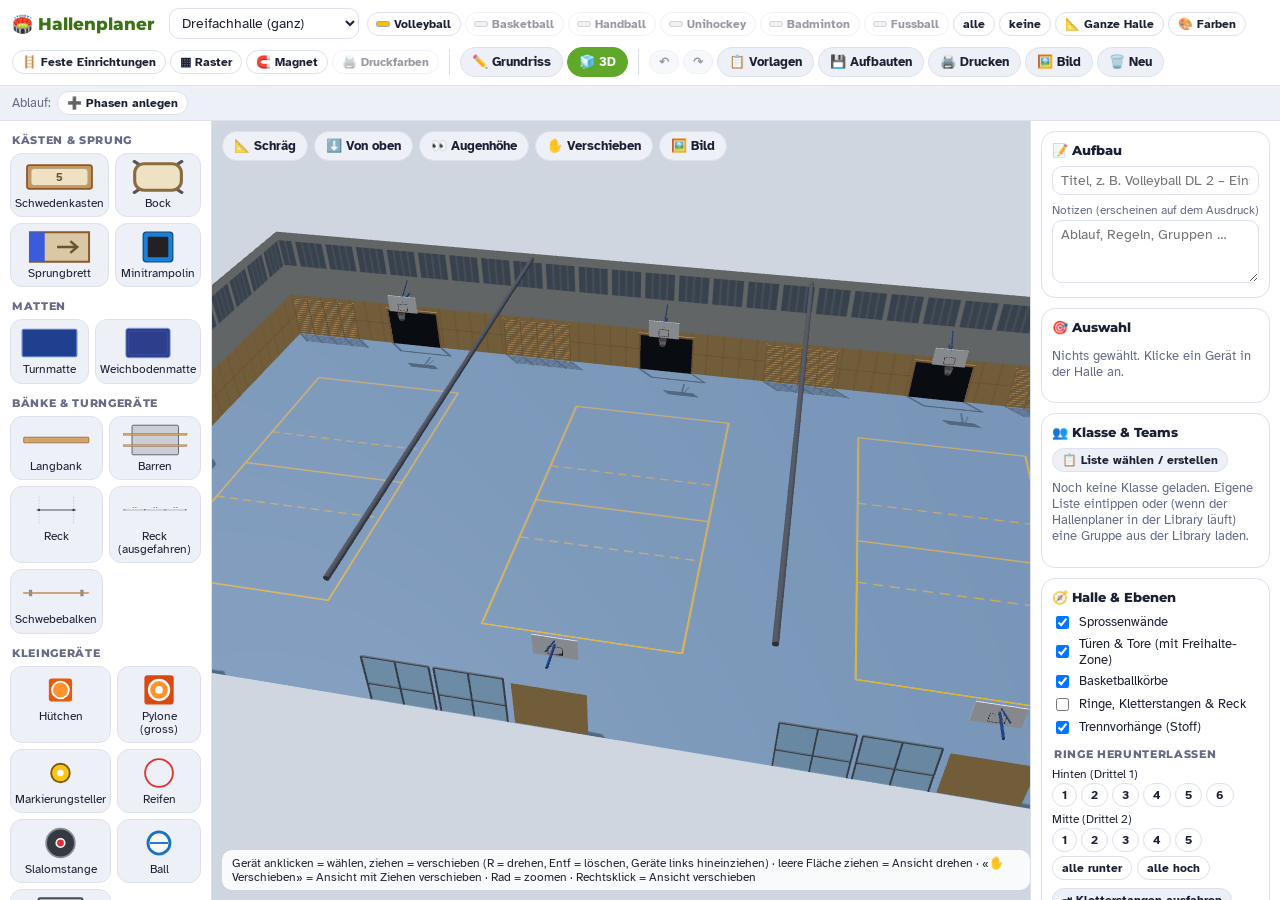
<file: hallenplaner/index.html>
<!doctype html>
<html lang="de">
<head>
<meta charset="utf-8">
<meta name="viewport" content="width=device-width, initial-scale=1">
<title>Hallenplaner</title>
<link rel="stylesheet" href="../assets/vendor/fonts/schriften.css">
<!--
  🏟️ Hallenplaner (Sport) — Helfenberger's Library
  Grundriss der Dreifachhalle Altnau (49 × 28 m, drei Drittel mit Trennvorhängen) als Baukasten:
  Geräte, Personen, Pfeile, Zonen per Ziehen setzen, drehen, kopieren; Linien pro Sportart ein-/ausblenden;
  Materialliste, Drucken (A4 quer), PNG, Aufbauten speichern (Browser) und als Datei teilen; 3D-Ansicht mit three.js
  (assets/vendor, selbst gehostet). Alle Geräte-Grafiken und 3D-Modelle sind selbst gezeichnet (keine fremden Grafiken).
  Masse in Metern. Speicher: nur localStorage «hallenplaner_v1» (kein Firestore).
-->
<style>
  :root{
    --bg:#F4F5FA; --surface:#FFFFFF; --surface-2:#EEF0F8; --border:#DDE1EE;
    --text:#1C2033; --text-muted:#666C87;
    --sport:#5FA829; --sport-ink:#3B7215; --sport-soft:#E4F3D9;
    --bad:#E63950;
    --shadow:0 1px 2px rgba(20,20,40,.06), 0 10px 26px -14px rgba(20,20,40,.28);
    color-scheme: light;
  }
  @media (prefers-color-scheme: dark){
    :root:not([data-theme="light"]){
      --bg:#14161F; --surface:#1C1F2E; --surface-2:#242840; --border:#323752;
      --text:#EDEEF7; --text-muted:#A0A5C2; --sport:#7CC94A; --sport-ink:#A9E07F; --sport-soft:#22331A;
      --shadow:0 1px 2px rgba(0,0,0,.5), 0 10px 26px -14px rgba(0,0,0,.6); color-scheme: dark;
    }
  }
  :root[data-theme="dark"]{
    --bg:#14161F; --surface:#1C1F2E; --surface-2:#242840; --border:#323752;
    --text:#EDEEF7; --text-muted:#A0A5C2; --sport:#7CC94A; --sport-ink:#A9E07F; --sport-soft:#22331A;
    --shadow:0 1px 2px rgba(0,0,0,.5), 0 10px 26px -14px rgba(0,0,0,.6); color-scheme: dark;
  }
  *{box-sizing:border-box;}
  html,body{height:100%;margin:0;}
  body{background:var(--bg);color:var(--text);font-family:'Atkinson Hyperlegible',-apple-system,BlinkMacSystemFont,sans-serif;font-size:14px;overflow:hidden;}
  button,input,select,textarea{font:inherit;color:inherit;}
  .app{display:grid;grid-template-rows:auto auto 1fr;height:100vh;}
  /* Kopfleiste */
  .kopf{display:flex;flex-wrap:wrap;align-items:center;gap:8px;padding:8px 12px;background:var(--surface);border-bottom:1px solid var(--border);}
  .titel{font-family:Montserrat,sans-serif;font-weight:800;font-size:17px;color:var(--sport-ink);margin-right:6px;white-space:nowrap;}
  .gruppe{display:flex;align-items:center;gap:4px;flex-wrap:wrap;}
  .trenn{width:1px;height:26px;background:var(--border);margin:0 2px;}
  .btn{display:inline-flex;align-items:center;gap:5px;padding:6px 11px;border-radius:999px;border:1px solid var(--border);background:var(--surface-2);font-weight:700;font-size:13px;cursor:pointer;white-space:nowrap;}
  .btn:hover{border-color:var(--sport);}
  .btn.an{background:var(--sport);border-color:var(--sport);color:#fff;}
  .btn.primaer{background:var(--sport);border-color:var(--sport);color:#fff;}
  .btn.klein{padding:4px 9px;font-size:12px;}
  .btn:disabled{opacity:.45;cursor:default;}
  select.feld,input.feld,textarea.feld{border:1px solid var(--border);background:var(--surface);border-radius:10px;padding:5px 8px;}
  .chip{display:inline-flex;align-items:center;gap:5px;padding:4px 9px;border-radius:999px;border:1px solid var(--border);background:var(--surface);font-size:12px;font-weight:700;cursor:pointer;}
  .chip i{width:12px;height:4px;border-radius:2px;display:inline-block;}
  .chip.an{background:var(--sport);border-color:var(--sport);color:#fff;}
  .phasen{display:flex;flex-wrap:wrap;align-items:center;gap:6px;padding:5px 12px;background:var(--surface-2);border-bottom:1px solid var(--border);font-size:13px;}
  .phasenInfo{position:absolute;right:10px;top:10px;max-width:42%;background:rgba(255,255,255,.92);color:#1c2033;padding:7px 12px;border-radius:12px;font-size:13px;pointer-events:none;box-shadow:var(--shadow);}
  .phasenInfo[hidden]{display:none;}
  .pi{position:relative;}
  .kz{flex-direction:row!important;display:inline-flex;padding:3px 8px!important;margin:2px;border-left:6px solid var(--c,#999);font-size:12.5px;width:auto;}
  .kz span{pointer-events:none;}
  .pi .kx{position:absolute;top:1px;right:5px;font-size:11px;color:var(--text-muted);cursor:pointer;}
  .chip.aus{opacity:.45;}
  .chip.aus i{background:var(--border)!important;}
  /* Hauptbereich */
  .haupt{display:grid;grid-template-columns:212px 1fr 250px;min-height:0;}
  .palette,.seite{background:var(--surface);overflow:auto;padding:10px;}
  .palette{border-right:1px solid var(--border);}
  .seite{border-left:1px solid var(--border);}
  .pg-titel{font-family:Montserrat,sans-serif;font-weight:800;font-size:11px;letter-spacing:.06em;text-transform:uppercase;color:var(--text-muted);margin:12px 2px 6px;}
  .pg-titel:first-child{margin-top:2px;}
  .pg{display:grid;grid-template-columns:1fr 1fr;gap:6px;}
  .pi{display:flex;flex-direction:column;align-items:center;gap:3px;padding:6px 4px;border:1px solid var(--border);border-radius:12px;background:var(--surface-2);cursor:grab;user-select:none;touch-action:none;font-size:11.5px;line-height:1.15;text-align:center;}
  .pi:hover{border-color:var(--sport);}
  .pi.an{outline:2px solid var(--sport);}
  .pi svg{width:100%;height:34px;}
  .flaeche{position:relative;min-width:0;min-height:0;background:#5d6b7c;overflow:hidden;}
  #plan{width:100%;height:100%;display:block;touch-action:none;user-select:none;}
  #plan.zeichnen{cursor:crosshair;}
  #plan.schieben{cursor:grab;}
  .zoom{position:absolute;right:10px;bottom:10px;display:flex;flex-direction:column;gap:5px;}
  .zoom button{width:34px;height:34px;border-radius:10px;border:1px solid var(--border);background:var(--surface);font-weight:800;font-size:16px;cursor:pointer;box-shadow:var(--shadow);}
  .hinweis{position:absolute;left:50%;top:10px;transform:translateX(-50%);background:rgba(20,22,31,.86);color:#fff;padding:7px 14px;border-radius:999px;font-size:13px;pointer-events:none;white-space:nowrap;max-width:94%;overflow:hidden;text-overflow:ellipsis;}
  .hinweis[hidden]{display:none;}
  #drei{position:absolute;inset:0;display:none;background:#cfd6df;}
  #drei.an{display:block;}
  #drei canvas{display:block;width:100%;height:100%;}
  .drei-leiste{position:absolute;left:10px;top:10px;display:flex;gap:6px;flex-wrap:wrap;}
  .drei-info{position:absolute;left:10px;bottom:10px;background:rgba(255,255,255,.88);color:#223;padding:6px 10px;border-radius:10px;font-size:12px;}
  /* Seitenleiste */
  .karte{border:1px solid var(--border);border-radius:14px;padding:10px;margin-bottom:10px;background:var(--surface);}
  .karte h3{font-family:Montserrat,sans-serif;font-size:13px;font-weight:800;margin:0 0 8px;}
  .karte label{display:block;font-size:12px;color:var(--text-muted);margin:8px 0 3px;}
  .karte .feld{width:100%;}
  .zeile{display:flex;gap:5px;flex-wrap:wrap;align-items:center;}
  .farbe{width:24px;height:24px;border-radius:50%;border:2px solid var(--surface);outline:1px solid var(--border);cursor:pointer;}
  .farbe.an{outline:3px solid var(--sport);}
  .mat{list-style:none;margin:0;padding:0;font-size:13px;}
  .mat li{display:flex;justify-content:space-between;gap:8px;padding:3px 0;border-bottom:1px dashed var(--border);}
  .mat li b{font-variant-numeric:tabular-nums;}
  .leer{color:var(--text-muted);font-size:12.5px;}
  .tipps{font-size:12px;color:var(--text-muted);line-height:1.45;margin:0;padding-left:16px;}
  /* Dialog (kein natives confirm/alert) */
  .dlg-hg{position:fixed;inset:0;background:rgba(10,12,20,.45);display:flex;align-items:center;justify-content:center;z-index:50;padding:16px;}
  .dlg{background:var(--surface);border-radius:18px;box-shadow:var(--shadow);padding:18px;width:min(520px,100%);max-height:86vh;overflow:auto;}
  .dlg h2{font-family:Montserrat,sans-serif;font-size:17px;margin:0 0 10px;}
  .dlg .knoepfe{display:flex;justify-content:flex-end;gap:8px;margin-top:14px;flex-wrap:wrap;}
  .liste{list-style:none;padding:0;margin:0;}
  .liste li{display:flex;align-items:center;gap:8px;padding:8px 0;border-bottom:1px solid var(--border);}
  .liste li span{flex:1;min-width:0;}
  .liste small{color:var(--text-muted);display:block;}
  .toast{position:fixed;left:50%;bottom:18px;transform:translateX(-50%);background:#1c2033;color:#fff;padding:9px 16px;border-radius:999px;font-size:13px;z-index:60;box-shadow:var(--shadow);}
  #druck{display:none;}
  @media (max-width:980px){
    body{overflow:auto;}
    .app{height:auto;min-height:100vh;}
    .haupt{grid-template-columns:1fr;}
    .palette{order:2;border-right:0;border-top:1px solid var(--border);}
    .pg{grid-template-columns:repeat(auto-fill,minmax(86px,1fr));}
    .flaeche{order:1;height:62vh;}
    .seite{order:3;border-left:0;border-top:1px solid var(--border);}
  }
  @page{size:A4 landscape;margin:12mm;
    @top-left{content:""} @top-center{content:""} @top-right{content:""}
    @bottom-left{content:""} @bottom-center{content:""} @bottom-right{content:""}}
  @media print{
    html,body{height:auto;overflow:visible;background:#fff;color:#000;}
    .app,.dlg-hg,.toast{display:none!important;}
    #druck{display:block;font-family:'Atkinson Hyperlegible',sans-serif;}
    #druck section{break-after:page;}
    #druck section:last-child{break-after:auto;}
    #druck h1{font-family:Montserrat,sans-serif;font-size:20px;margin:0 0 2px;}
    #druck .unter{font-size:12px;color:#444;margin-bottom:8px;}
    #druck svg{width:100%;height:auto;max-height:118mm;display:block;}
    #druck .spalten{display:flex;gap:10mm;margin-top:6mm;font-size:12px;}
    #druck .spalten > div{flex:1;}
    #druck h2{font-size:13px;margin:0 0 4px;font-family:Montserrat,sans-serif;}
    #druck ul{margin:0;padding-left:16px;columns:2;}
    #druck .notiz{white-space:pre-wrap;}
  }
</style>
</head>
<body>
<div class="app">
  <div class="kopf">
    <span class="titel">🏟️ Hallenplaner</span>
    <div class="gruppe">
      <select class="feld" id="ansicht" title="Welcher Teil der Dreifachhalle?">
        <option value="E1">Einfachhalle (Drittel 1)</option>
        <option value="E2">Einfachhalle (Drittel 2)</option>
        <option value="E3">Einfachhalle (Drittel 3)</option>
        <option value="D12">Doppelhalle (Drittel 1+2)</option>
        <option value="D23">Doppelhalle (Drittel 2+3)</option>
        <option value="T">Dreifachhalle (ganz)</option>
      </select>
    </div>
    <div class="gruppe" id="linien"></div>
    <div class="gruppe">
      <button class="chip" id="festBtn" type="button" title="Sprossenwände und Basketballkörbe zeigen">🪜 Feste Einrichtungen</button>
      <button class="chip" id="rasterBtn" type="button" title="Beim Ziehen auf 25 cm einrasten (Alt-Taste: frei)">▦ Raster</button>
      <button class="chip" id="magnetBtn" type="button" title="Geräte rasten Kante an Kante an anderen Geräten und an den Wänden ein (Alt-Taste: frei)">🧲 Magnet</button>
      <button class="chip" id="druckBtn" type="button" title="Weisser Boden und graue Linien – spart Tinte">🖨️ Druckfarben</button>
    </div>
    <span class="trenn"></span>
    <div class="gruppe">
      <button class="btn an" id="zweiBtn" type="button">✏️ Grundriss</button>
      <button class="btn" id="dreiBtn" type="button">🧊 3D</button>
    </div>
    <span class="trenn"></span>
    <div class="gruppe">
      <button class="btn klein" id="undoBtn" type="button" title="Rückgängig (Ctrl/⌘+Z)">↶</button>
      <button class="btn klein" id="redoBtn" type="button" title="Wiederholen (Ctrl/⌘+Shift+Z)">↷</button>
      <button class="btn" id="vorlagenBtn" type="button">📋 Vorlagen</button>
      <button class="btn" id="aufbautenBtn" type="button">💾 Aufbauten</button>
      <button class="btn" id="druckenBtn" type="button">🖨️ Drucken</button>
      <button class="btn" id="pngBtn" type="button">🖼️ Bild</button>
      <button class="btn" id="neuBtn" type="button">🗑️ Neu</button>
    </div>
  </div>
  <div class="phasen" id="phasen"></div>
  <div class="haupt">
    <div class="palette" id="palette"></div>
    <div class="flaeche" id="flaeche">
      <svg id="plan" xmlns="http://www.w3.org/2000/svg">
        <g id="boden"></g><g id="items"></g><g id="ueber"></g>
      </svg>
      <div class="hinweis" id="hinweis" hidden></div>
      <div class="phasenInfo" id="phasenInfo" hidden></div>
      <div class="zoom" id="zoomLeiste">
        <button type="button" id="zoomPlus" title="Hineinzoomen">＋</button>
        <button type="button" id="zoomMinus" title="Herauszoomen">－</button>
        <button type="button" id="zoomFit" title="Ganze Halle zeigen">⤢</button>
      </div>
      <div id="drei">
        <div class="drei-leiste">
          <button class="btn" type="button" data-kam="schraeg">📐 Schräg</button>
          <button class="btn" type="button" data-kam="oben">⬇️ Von oben</button>
          <button class="btn" type="button" data-kam="auge">👀 Augenhöhe</button>
          <button class="btn" type="button" id="dreiSchieben" title="Drücken und ziehen verschiebt die ganze Ansicht (z. B. von Halle 1 zu Halle 2); mit zwei Fingern zoomen">✋ Verschieben</button>
          <button class="btn" type="button" id="dreiPng">🖼️ Bild</button>
        </div>
        <div class="drei-info">Gerät anklicken = wählen, ziehen = verschieben (R = drehen, Entf = löschen, Geräte links hineinziehen) · leere Fläche ziehen = Ansicht drehen · «✋ Verschieben» = Ansicht mit Ziehen verschieben · Rad = zoomen · Rechtsklick = Ansicht verschieben</div>
      </div>
    </div>
    <div class="seite" id="seite">
      <div class="karte">
        <h3>📝 Aufbau</h3>
        <input class="feld" id="titelIn" maxlength="80" placeholder="Titel, z. B. Volleyball DL 2 – Einstieg">
        <label for="notizIn">Notizen (erscheinen auf dem Ausdruck)</label>
        <textarea class="feld" id="notizIn" rows="3" placeholder="Ablauf, Regeln, Gruppen …"></textarea>
      </div>
      <div class="karte" id="eigenschaften"></div>
      <div class="karte" id="klasseKarte"></div>
      <div class="karte" id="ebenenKarte"></div>
      <div class="karte">
        <h3>📦 Materialliste</h3>
        <ul class="mat" id="material"></ul>
      </div>
      <div class="karte">
        <h3>💡 Bedienung</h3>
        <ul class="tipps">
          <li>Gerät links anklicken oder in die Halle ziehen.</li>
          <li>Ziehen = verschieben, runder Griff = drehen.</li>
          <li>Gerät auf ein anderes ziehen (z. B. Matte auf Kasten) = aufeinander. Bank an die Sprossenwand ziehen = einhängen.</li>
          <li>Mehrere wählen, dann 🔗 Gruppieren (Ctrl/⌘+G): bewegt sich gemeinsam.</li>
          <li>Linien und Pfeile: Doppelklick setzt einen Biegepunkt – so entstehen beliebige Bögen.</li>
          <li>Shift + Klick oder Rahmen ziehen = mehrere wählen.</li>
          <li>R / Shift+R drehen · Entf löschen · Ctrl/⌘+D kopieren · Pfeiltasten schieben.</li>
          <li>Leertaste + Ziehen oder mittlere Maustaste = Halle verschieben, Mausrad = zoomen.</li>
        </ul>
      </div>
    </div>
  </div>
</div>
<div id="druck"></div>

<script>
'use strict';
/* ===================== Grundlagen ===================== */
(function(){ try{ var t = localStorage.getItem('hl_theme'); if(t === 'dark' || t === 'light') document.documentElement.setAttribute('data-theme', t); }catch(e){} })();
var NS = 'http://www.w3.org/2000/svg';
var SPEICHER = 'hallenplaner_v1';
// Dreifachhalle Altnau: 49 × 28 m (Normmass), drei Drittel mit Trennvorhängen.
var HALLE = {W:49, H:28, wandH:7, x:[0, 49/3, 98/3, 49]};
// Netz über die ganze Hallenbreite: die Pfosten stehen 1 m vor den Längswänden, das Netz hängt dazwischen (26 m)
function netzGanz(it){ return (it.breite || 0) >= 28; }
function netzLaenge(it){ return netzGanz(it) ? HALLE.H - 2 : (it.breite || 6.1); }
function netzPfosten(it){ return netzGanz(it) ? netzLaenge(it) / 2 : netzLaenge(it) / 2 + 0.25; }
var ANSICHTEN = {E1:[0,1], E2:[1,2], E3:[2,3], D12:[0,2], D23:[1,3], T:[0,3]};
// Linienfarben der Halle Altnau, die Sportart ist aus den Fotos abgeleitet:
// gelb mit gestrichelten 3-m-Linien = Volleyball · blau mit Zone (4.9 × 5.8 m) = Basketball · rot mit 6-m-Bogen und gestricheltem 9-m-Bogen = Handball ·
// weiss mit Torraum und Torwartraum = Unihockey · schwarz mit Mittelkreis (r 3 m) und Strafraum-Bögen = Fussball · dünn olivgrün, vier Felder pro Drittel = Badminton.
// Lage der Linien in der Halle ist aus den Fotos geschätzt (nicht ausgemessen); pro Sportart mit «🎨 Farben» änderbar.
var LINIEN = [
  {id:'vb', name:'Volleyball', farbe:'#f2c200'},
  {id:'bb', name:'Basketball', farbe:'#2f6fd6'},
  {id:'hb', name:'Handball', farbe:'#e03131'},
  {id:'uh', name:'Unihockey', farbe:'#ffffff'},
  {id:'bm', name:'Badminton', farbe:'#9ab33a'},
  {id:'fb', name:'Fussball', farbe:'#141414'}
];
function lfarbe(id){ return (S.lfarbe && S.lfarbe[id]) || LINIEN.filter(function(l){ return l.id === id; })[0].farbe; }
// Feste Einrichtungen der Halle: Ebenen einzeln ein-/ausblendbar.
var EBENEN = [
  {id:'spr', n:'Sprossenwände'}, {id:'tueren', n:'Türen & Tore (mit Freihalte-Zone)'}, {id:'korb', n:'Basketballkörbe'},
  {id:'ringe', n:'Ringe, Kletterstangen & Reck'}, {id:'vorhang', n:'Trennvorhänge (Stoff)'}
];
var SPR_B = 4.2, TOR_B = 3.2;
var TEAMS = [
  {id:'rot', farbe:'#e03131', text:'#fff'}, {id:'blau', farbe:'#1971c2', text:'#fff'},
  {id:'gelb', farbe:'#fcc419', text:'#222'}, {id:'gruen', farbe:'#2f9e44', text:'#fff'},
  {id:'orange', farbe:'#f76707', text:'#fff'}, {id:'weiss', farbe:'#f8f9fa', text:'#222'}
];
var ZONENFARBEN = ['#ffd43b', '#ff8787', '#74c0fc', '#8ce99a', '#da77f2', '#ffa94d'];
var BAELLE = {
  volleyball:{n:'Volleyball', f:'#f8f9fa', f2:'#1971c2'}, basketball:{n:'Basketball', f:'#e8590c', f2:'#222'},
  fussball:{n:'Fussball', f:'#f8f9fa', f2:'#222'}, handball:{n:'Handball', f:'#fab005', f2:'#1c3f94'},
  softball:{n:'Softball', f:'#ff6b6b', f2:'#c92a2a'}, medizinball:{n:'Medizinball', f:'#5c3d2e', f2:'#2b1d14'},
  gymnastikball:{n:'Gymnastikball', f:'#cc5de8', f2:'#862e9c'}
};
var HOLZ = '#c8955a', HOLZ2 = '#8a5a2b', LEDER = '#efe2c4', MATTE = '#1f3f8f', MATTE2 = '#5c7cc9';

function esc(s){ return String(s == null ? '' : s).replace(/[&<>"']/g, function(c){ return {'&':'&amp;','<':'&lt;','>':'&gt;','"':'&quot;',"'":'&#39;'}[c]; }); }
function r2(v){ return Math.round(v * 1000) / 1000; }
function lsGet(k){ try{ return localStorage.getItem(k); }catch(e){ return null; } }
function lsSet(k, v){ try{ localStorage.setItem(k, v); return true; }catch(e){ return false; } }
function neueId(){ return 'i' + Date.now().toString(36) + Math.random().toString(36).slice(2, 6); }
function toast(t){
  var d = document.createElement('div'); d.className = 'toast'; d.textContent = t; document.body.appendChild(d);
  setTimeout(function(){ d.remove(); }, 2600);
}
function dialog(titel, inhaltHtml, knoepfe){
  var hg = document.createElement('div'); hg.className = 'dlg-hg';
  hg.innerHTML = '<div class="dlg" role="dialog" aria-modal="true"><h2>' + esc(titel) + '</h2><div class="dlg-inhalt">' + inhaltHtml + '</div><div class="knoepfe"></div></div>';
  var kn = hg.querySelector('.knoepfe');
  function zu(){ hg.remove(); document.removeEventListener('keydown', esc1); }
  function esc1(e){ if(e.key === 'Escape') zu(); }
  (knoepfe || [{t:'Schliessen'}]).forEach(function(k){
    var b = document.createElement('button'); b.type = 'button'; b.className = 'btn' + (k.primaer ? ' primaer' : ''); b.textContent = k.t;
    b.addEventListener('click', function(){ if(k.fn && k.fn(hg) === false) return; zu(); });
    kn.appendChild(b);
  });
  hg.addEventListener('pointerdown', function(e){ if(e.target === hg) zu(); });
  document.addEventListener('keydown', esc1);
  document.body.appendChild(hg);
  return {el:hg, zu:zu};
}
function bestaetigen(titel, text, ja, fn){
  dialog(titel, '<p>' + esc(text) + '</p>', [{t:'Abbrechen'}, {t:ja, primaer:true, fn:fn}]);
}

/* ===================== Gerätekatalog =====================
   Jedes Gerät: n (Name), g (Gruppe), w × d (Grundfläche in m, w = Länge in x-Richtung vor dem Drehen),
   h (Höhe für 3D), e (Ebene: 0 Zonen, 1 Matten, 2 Geräte, 3 Personen, 4 Pfeile, 5 Beschriftung), svg(it) = Draufsicht um (0,0). */
function rect(x, y, w, h, f, s, sw, extra){ return '<rect x="' + r2(x) + '" y="' + r2(y) + '" width="' + r2(w) + '" height="' + r2(h) + '" fill="' + f + '"' + (s ? ' stroke="' + s + '" stroke-width="' + (sw || 0.04) + '"' : '') + (extra || '') + '/>'; }
function kreis(x, y, r, f, s, sw, extra){ return '<circle cx="' + r2(x) + '" cy="' + r2(y) + '" r="' + r2(r) + '" fill="' + f + '"' + (s ? ' stroke="' + s + '" stroke-width="' + (sw || 0.04) + '"' : '') + (extra || '') + '/>'; }
function linie(x1, y1, x2, y2, s, sw, extra){ return '<line x1="' + r2(x1) + '" y1="' + r2(y1) + '" x2="' + r2(x2) + '" y2="' + r2(y2) + '" stroke="' + s + '" stroke-width="' + (sw || 0.04) + '"' + (extra || '') + '/>'; }
function txt(x, y, s, fs, f, extra){ return '<text x="' + r2(x) + '" y="' + r2(y) + '" font-size="' + r2(fs) + '" fill="' + f + '" text-anchor="middle" dominant-baseline="central" font-family="Atkinson Hyperlegible, Arial, sans-serif" font-weight="700"' + (extra || '') + '>' + esc(s) + '</text>'; }
function teamVon(id){ return TEAMS.filter(function(t){ return t.id === id; })[0] || TEAMS[0]; }

var GRUPPEN = [
  {id:'kaesten', n:'Kästen & Sprung'}, {id:'matten', n:'Matten'}, {id:'turnen', n:'Bänke & Turngeräte'},
  {id:'klein', n:'Kleingeräte'}, {id:'tore', n:'Tore & Netze'}, {id:'personen', n:'Personen'}, {id:'zeichnen', n:'Zeichnen'}
];
var K = {
  kasten:{n:'Schwedenkasten', g:'kaesten', kopf:true, w:1.5, d:0.55, e:2, h:function(it){ return 0.12 + 0.17 * (it.teile || 5); },
    svg:function(it){ return rect(-0.75, -0.275, 1.5, 0.55, HOLZ, HOLZ2, 0.04, ' rx="0.06"') + rect(-0.66, -0.2, 1.32, 0.4, LEDER, '#b8a37a', 0.03, ' rx="0.08"') + txt(0, 0, String(it.teile || 5), 0.26, '#6b5332'); }},
  bock:{n:'Bock', g:'kaesten', w:0.6, d:0.38, e:2, h:function(){ return 1.05; },
    svg:function(){ return linie(-0.32, -0.21, 0.32, 0.21, '#555', 0.04) + linie(-0.32, 0.21, 0.32, -0.21, '#555', 0.04) + rect(-0.3, -0.17, 0.6, 0.34, LEDER, '#8a6b3d', 0.04, ' rx="0.12"'); }},
  sprungbrett:{n:'Sprungbrett', g:'kaesten', kopf:true, w:1.2, d:0.6, e:1, h:function(){ return 0.22; },
    svg:function(){ return '<polygon points="-0.6,-0.3 0.6,-0.3 0.6,0.3 -0.6,0.3" fill="#d9c8a3" stroke="' + HOLZ2 + '" stroke-width="0.04"/>' + rect(-0.6, -0.3, 0.3, 0.6, '#3b5bdb') + '<path d="M-0.05 0 L0.35 0 M0.22 -0.12 L0.36 0 L0.22 0.12" stroke="#6b5332" stroke-width="0.05" fill="none"/>'; }},
  minitramp:{n:'Minitrampolin', g:'kaesten', w:1.15, d:1.15, e:2, h:function(){ return 0.45; },
    svg:function(){ return rect(-0.575, -0.575, 1.15, 1.15, '#1c7ed6', '#0b4f8a', 0.05, ' rx="0.12"') + rect(-0.4, -0.4, 0.8, 0.8, '#222', null, 0, ' rx="0.04"'); }},
  turnmatte:{n:'Turnmatte', g:'matten', w:2, d:1, e:1, h:function(){ return 0.06; },
    svg:function(){ return rect(-1, -0.5, 2, 1, MATTE, MATTE2, 0.05, ' rx="0.06"'); }},
  weichmatte:{n:'Weichbodenmatte', g:'matten', w:3, d:2, e:1, h:function(){ return 0.4; },
    svg:function(){ return rect(-1.5, -1, 3, 2, '#2c3e8c', '#8ea2e0', 0.06, ' rx="0.18"') + rect(-1.3, -0.8, 2.6, 1.6, 'none', '#4b63b8', 0.03, ' rx="0.12"'); }},
  langbank:{n:'Langbank', g:'turnen', kopf:true, w:3.5, d:0.3, e:2, h:function(it){ return it && it.kopf ? 0.3 : 0.35; },
    svg:function(it){
      if(it.an){ var p = banklaenge(it.an.h); return rect(-p / 2, -0.15, p, 0.3, it.kopf ? '#c4915a' : '#d9a86c', HOLZ2, 0.04, ' rx="0.03"') + (it.kopf ? linie(-p / 2 + 0.2, -0.07, p / 2 - 0.1, -0.07, '#8a5a2b', 0.03) + linie(-p / 2 + 0.2, 0.07, p / 2 - 0.1, 0.07, '#8a5a2b', 0.03) : '') + rect(-p / 2, -0.17, 0.14, 0.34, '#e03131', '#fff', 0.02) + '<path d="M' + r2(-p / 2 + 0.5) + ' 0 L' + r2(p / 2 - 0.3) + ' 0 M' + r2(p / 2 - 0.5) + ' -0.09 L' + r2(p / 2 - 0.3) + ' 0 L' + r2(p / 2 - 0.5) + ' 0.09" stroke="#8a5a2b" stroke-width="0.04" fill="none"/>' + txt(0, 0.34, it.an.h.toFixed(1) + ' m', 0.2, '#6b5332'); }
      return rect(-1.75, -0.15, 3.5, 0.3, '#d9a86c', HOLZ2, 0.04, ' rx="0.03"') + linie(-1.6, 0, 1.6, 0, '#b5834a', 0.02); }},
  barren:{n:'Barren', g:'turnen', w:3, d:1.4, e:2, h:function(){ return 1.7; },
    svg:function(){ return rect(-1.1, -0.7, 2.2, 1.4, '#adb5bd', '#495057', 0.04, ' rx="0.06" fill-opacity="0.55"') + rect(-1.5, -0.3, 3, 0.07, '#d9a86c', HOLZ2, 0.02) + rect(-1.5, 0.23, 3, 0.07, '#d9a86c', HOLZ2, 0.02); }},
  reck:{n:'Reck', g:'turnen', w:2.4, d:1.8, e:2, h:function(){ return 2.4; },
    svg:function(){ return linie(-1.05, 0, -1.05, -0.9, '#868e96', 0.02, ' stroke-dasharray="0.1 0.08"') + linie(-1.05, 0, -1.05, 0.9, '#868e96', 0.02, ' stroke-dasharray="0.1 0.08"') + linie(1.05, 0, 1.05, -0.9, '#868e96', 0.02, ' stroke-dasharray="0.1 0.08"') + linie(1.05, 0, 1.05, 0.9, '#868e96', 0.02, ' stroke-dasharray="0.1 0.08"') + linie(-1.2, 0, 1.2, 0, '#495057', 0.06) + kreis(-1.05, 0, 0.07, '#343a40') + kreis(1.05, 0, 0.07, '#343a40'); }},
  reckreihe:{n:'Reck (ausgefahren)', g:'turnen', w:7.5, d:0.35, e:2, h:function(){ return 2.6; },
    svg:function(it){
      var n = it.n || 4, ab = it.ab || 2.4, x0 = -(n - 1) * ab / 2, s = '';
      for(var i = 0; i < n - 1; i++){
        var hh = (it.hoehen || [])[i] || 1.4;
        s += linie(x0 + i * ab, 0, x0 + (i + 1) * ab, 0, '#868e96', 0.07) + txt(x0 + (i + 0.5) * ab, -0.28, hh.toFixed(1) + ' m', 0.26, '#495057', ' paint-order="stroke" stroke="#fff" stroke-width="0.09"');
      }
      for(var j = 0; j < n; j++) s += rect(x0 + j * ab - 0.09, -0.09, 0.18, 0.18, '#dde1e6', '#2b5fb4', 0.03) + kreis(x0 + j * ab, 0, 0.03, '#2b5fb4');
      return s; }},
  balken:{n:'Schwebebalken', g:'turnen', w:5, d:0.5, e:2, h:function(){ return 1.25; },
    svg:function(){ return rect(-2.1, -0.25, 0.25, 0.5, '#868e96') + rect(1.85, -0.25, 0.25, 0.5, '#868e96') + rect(-2.5, -0.05, 5, 0.1, '#d9a86c', HOLZ2, 0.02); }},
  huetchen:{n:'Hütchen', g:'klein', w:0.25, d:0.25, e:2, h:function(){ return 0.25; },
    svg:function(){ return rect(-0.125, -0.125, 0.25, 0.25, '#e8590c', null, 0, ' rx="0.03"') + kreis(0, 0, 0.09, '#ff922b', '#fff', 0.02); }},
  pylone:{n:'Pylone (gross)', g:'klein', w:0.38, d:0.38, e:2, h:function(){ return 0.5; },
    svg:function(){ return rect(-0.19, -0.19, 0.38, 0.38, '#d9480f', null, 0, ' rx="0.04"') + kreis(0, 0, 0.13, '#ff922b', '#fff', 0.03) + kreis(0, 0, 0.05, '#fff'); }},
  teller:{n:'Markierungsteller', g:'klein', w:0.2, d:0.2, e:1, h:function(){ return 0.04; },
    svg:function(it){ return kreis(0, 0, 0.1, it.farbe || '#fcc419', '#7a5c00', 0.02) + kreis(0, 0, 0.035, '#fff'); }},
  reifen:{n:'Reifen', g:'klein', w:0.8, d:0.8, e:1, h:function(){ return 0.03; },
    svg:function(it){ return kreis(0, 0, 0.38, 'none', it.farbe || '#e03131', 0.05); }},
  stange:{n:'Slalomstange', g:'klein', w:0.35, d:0.35, e:2, h:function(){ return 1.7; },
    svg:function(){ return kreis(0, 0, 0.17, '#343a40', '#868e96', 0.02) + kreis(0, 0, 0.05, '#e03131', '#fff', 0.02); }},
  ball:{n:'Ball', g:'klein', w:0.24, d:0.24, e:3, h:function(it){ return it.sorte === 'medizinball' ? 0.3 : 0.22; },
    svg:function(it){ var b = BAELLE[it.sorte] || BAELLE.volleyball; return kreis(0, 0, 0.12, b.f, b.f2, 0.03) + linie(-0.1, 0, 0.1, 0, b.f2, 0.02); }},
  ballwagen:{n:'Ballwagen', g:'klein', w:0.9, d:0.6, e:2, h:function(){ return 0.95; },
    svg:function(){ var s = rect(-0.45, -0.3, 0.9, 0.6, '#ced4da', '#495057', 0.04, ' rx="0.04"'); for(var i = 0; i < 3; i++) for(var j = 0; j < 2; j++) s += kreis(-0.28 + i * 0.28, -0.13 + j * 0.26, 0.11, ['#f8f9fa', '#e8590c', '#fab005'][(i + j) % 3], '#495057', 0.015); return s; }},
  handballtor:{n:'Handballtor', g:'tore', w:3.1, d:1.0, e:2, h:function(){ return 2.0; },
    svg:function(){ return '<path d="M-1.5 -0.5 L-1.5 0.5 L1.5 0.5 L1.5 -0.5" fill="#f1f3f5" fill-opacity="0.5" stroke="#adb5bd" stroke-width="0.03"/>' + rect(-1.55, -0.5, 3.1, 0.08, '#e03131', '#fff', 0.02) + rect(-1.55, -0.5, 0.08, 0.08, '#fff') + rect(1.47, -0.5, 0.08, 0.08, '#fff'); }},
  unihockeytor:{n:'Unihockeytor', g:'tore', w:1.7, d:0.7, e:2, h:function(){ return 1.15; },
    svg:function(){ return '<path d="M-0.8 -0.35 L-0.6 0.35 L0.6 0.35 L0.8 -0.35" fill="#f1f3f5" fill-opacity="0.5" stroke="#adb5bd" stroke-width="0.03"/>' + rect(-0.85, -0.35, 1.7, 0.07, '#e03131'); }},
  kleintor:{n:'Kleintor', g:'tore', w:1.2, d:0.6, e:2, h:function(){ return 0.8; },
    svg:function(){ return '<path d="M-0.6 -0.3 L-0.6 0.3 L0.6 0.3 L0.6 -0.3" fill="#f1f3f5" fill-opacity="0.5" stroke="#adb5bd" stroke-width="0.03"/>' + rect(-0.6, -0.3, 1.2, 0.06, '#1971c2'); }},
  korbball:{n:'Korbballständer', g:'tore', w:0.7, d:0.7, e:2, h:function(){ return 3.0; },
    svg:function(){ return kreis(0, 0, 0.33, '#495057', '#212529', 0.03) + kreis(0, 0, 0.2, 'none', '#f8f9fa', 0.04) + kreis(0, 0, 0.05, '#adb5bd'); }},
  vbnetz:{n:'Volleyballnetz', g:'tore', w:10, d:0.25, e:2, h:function(it){ return it.hoehe || 2.24; },
    svg:function(it){ return linie(-4.75, 0, 4.75, 0, '#222', 0.05) + linie(-4.5, 0, 4.5, 0, '#fff', 0.025, ' stroke-dasharray="0.12 0.08"') + kreis(-4.9, 0, 0.1, '#868e96', '#212529', 0.03) + kreis(4.9, 0, 0.1, '#868e96', '#212529', 0.03) + txt(0, -0.32, (it.hoehe || 2.24).toFixed(2) + ' m', 0.28, '#222'); }},
  bmnetz:{n:'Badminton-/Kleinfeldnetz', g:'tore', w:6.8, d:0.2, e:2, h:function(it){ return it.hoehe || 1.55; },
    svg:function(it){ var b = netzLaenge(it) / 2, pf = netzPfosten(it), ue = netzGanz(it) ? 0 : 0.15; return linie(-b - ue, 0, b + ue, 0, '#222', 0.04) + linie(-b, 0, b, 0, '#fff', 0.02, ' stroke-dasharray="0.1 0.07"') + kreis(-pf, 0, 0.08, '#868e96', '#212529', 0.02) + kreis(pf, 0, 0.08, '#868e96', '#212529', 0.02) + txt(0, -0.28, (it.hoehe || 1.55).toFixed(2) + ' m', 0.24, '#222'); }},
  bande:{n:'Unihockeybande (2 m)', g:'tore', w:2, d:0.12, e:2, h:function(){ return 0.5; },
    svg:function(){ return rect(-1, -0.06, 2, 0.12, '#f8f9fa', '#495057', 0.025); }},
  spieler:{n:'Spieler:in', g:'personen', w:0.56, d:0.56, e:3, h:function(){ return 1.6; },
    svg:function(it){
      var t = teamVon(it.team);
      var nm = (S.namen && it.name) ? '<g transform="rotate(' + r2(-(it.r || 0)) + ')">' + txt(0, 0.55, it.name, 0.3, '#1c2033', ' paint-order="stroke" stroke="#fff" stroke-width="0.11" stroke-linejoin="round"') + '</g>' : '';
      return '<path d="M-0.12 -0.24 L0 -0.4 L0.12 -0.24 Z" fill="' + t.farbe + '"/>' + kreis(0, 0, 0.28, t.farbe, '#fff', 0.05) + (it.nr ? txt(0, 0.01, String(it.nr), 0.3, t.text) : '') + nm; }},
  lehrer:{n:'Lehrperson', g:'personen', w:0.6, d:0.6, e:3, h:function(){ return 1.8; },
    svg:function(){ return '<path d="M-0.12 -0.26 L0 -0.42 L0.12 -0.26 Z" fill="#212529"/>' + kreis(0, 0, 0.3, '#212529', '#fff', 0.05) + txt(0, 0.01, 'L', 0.34, '#fff'); }},
  zone:{n:'Feld / Zone', g:'zeichnen', w:6, d:4, e:0, groesse:true, h:function(){ return 0.01; },
    svg:function(it){ var f = it.farbe || ZONENFARBEN[0], w = it.w, d = it.d; return rect(-w / 2, -d / 2, w, d, f, f, 0.06, ' fill-opacity="0.28" stroke-dasharray="0.3 0.18"') + (it.text ? txt(0, 0, it.text, Math.min(0.7, Math.max(0.3, Math.min(w, d) / 5)), '#1c2033') : ''); }},
  posten:{n:'Posten-Nummer', g:'zeichnen', w:0.9, d:0.9, e:5, h:function(){ return 1.2; },
    svg:function(it){ return kreis(0, 0, 0.45, '#5FA829', '#fff', 0.06) + txt(0, 0.02, String(it.nr || 1), 0.5, '#fff'); }},
  text:{n:'Text', g:'zeichnen', w:2, d:0.6, e:5, h:function(){ return 0.01; },
    svg:function(it){ var fs = it.fs || 0.6; return txt(0, 0, it.text || 'Text', fs, it.farbe || '#1c2033', ' paint-order="stroke" stroke="#fff" stroke-width="' + r2(fs * 0.18) + '" stroke-linejoin="round"'); }},
  laufweg:{n:'Laufweg', g:'zeichnen', pfeil:true, e:4, farbe:'#212529'},
  mass:{n:'Massband', g:'zeichnen', pfeil:true, e:5, farbe:'#d6336c', ende:'beide', mass:true},
  linie:{n:'Linie (ohne Spitze)', g:'zeichnen', pfeil:true, e:4, farbe:'#495057', ende:'keine'},
  ballweg:{n:'Ballweg', g:'zeichnen', pfeil:true, e:4, farbe:'#e8590c', strich:'0.3 0.2'},
  dribbling:{n:'Dribbling', g:'zeichnen', pfeil:true, e:4, farbe:'#7048e8', welle:true}
};
var BANK_L = 3.5;
function banklaenge(h){ return Math.sqrt(BANK_L * BANK_L - h * h); }   // Grundriss-Länge einer in die Sprossenwand eingehängten Bank
// Kombinieren: «Träger» können andere Geräte tragen (aufeinander stapeln), «Auflage» können aufgelegt werden.
var TRAEGER = {kasten:1, bock:1, turnmatte:1, weichmatte:1, langbank:1, minitramp:1, sprungbrett:1};
var AUFLAGE = {kasten:1, bock:1, turnmatte:1, weichmatte:1, langbank:1, minitramp:1, sprungbrett:1, huetchen:1, pylone:1, teller:1, reifen:1, stange:1, ball:1};
function grundflaeche(it){
  var k = K[it.t];
  if(it.t === 'langbank' && it.an) return {w:banklaenge(it.an.h), d:k.d};
  if(it.t === 'reckreihe') return {w:((it.n || 4) - 1) * (it.ab || 2.4) + 0.4, d:0.5};
  if(it.t === 'bmnetz') return {w:netzLaenge(it) + (netzGanz(it) ? 0.4 : 0.7), d:k.d};
  if(it.t === 'text'){ var fs = it.fs || 0.6; return {w:Math.max(0.6, String(it.text || 'Text').length * fs * 0.56), d:fs * 1.3}; }
  if(k.groesse) return {w:it.w, d:it.d};
  return {w:k.w, d:k.d};
}

/* ===================== Zustand ===================== */
var S = {
  klasse:null, namen:true, ansicht:'T', linien:{vb:true, bb:false, hb:false, uh:false, bm:false, fb:false}, fest:true, raster:true, magnet:true, druck:false,
  ebenen:{spr:true, tueren:true, korb:true, ringe:false, vorhang:true, runter:false}, lfarbe:{}, lmodus:'gross', ringeRunter:{}, kletterP:0, phasen:[], phase:0,
  items:[], titel:'', notizen:'', sel:[], modus:null, ansicht3d:false
};
var vb = null;                 // aktuelle viewBox {x,y,w,h}
var verlauf = [], verlaufPos = -1;

function datenJetzt(){ phasenSichern(); return {v:1, ansicht:S.ansicht, lmodus:S.lmodus, ringeRunter:S.ringeRunter, kletterP:S.kletterP, linien:S.linien, items:S.items, titel:S.titel, notizen:S.notizen, phasen:S.phasen, phase:S.phase}; }
function datenLaden(d){
  if(!d || !Array.isArray(d.items)) return false;
  S.items = d.items.filter(function(it){ return it && K[it.t]; }).map(function(it){ return Object.assign({}, it, {id:it.id || neueId()}); });
  if(d.ansicht && ANSICHTEN[d.ansicht]) S.ansicht = d.ansicht;
  if(d.linien) S.linien = Object.assign({vb:false, bb:false, hb:false, uh:false, bm:false, fb:false}, d.linien);
  S.lmodus = d.lmodus === 'klein' ? 'klein' : 'gross'; S.ringeRunter = d.ringeRunter || {}; S.kletterP = d.kletterP || 0;
  S.titel = d.titel || ''; S.notizen = d.notizen || ''; S.sel = [];
  S.phasen = Array.isArray(d.phasen) && d.phasen.length > 1 ? d.phasen.filter(function(ph){ return ph && Array.isArray(ph.items); }).map(function(ph){ return {name:String(ph.name || 'Phase'), text:String(ph.text || ''), items:ph.items}; }) : [];
  S.phase = S.phasen.length ? Math.min(Math.max(0, +d.phase || 0), S.phasen.length - 1) : 0;
  return true;
}
function speicherLesen(){ try{ return JSON.parse(lsGet(SPEICHER) || '{}') || {}; }catch(e){ return {}; } }
function speicherSchreiben(sp){ if(!lsSet(SPEICHER, JSON.stringify(sp))) toast('Speichern im Browser hat nicht geklappt (Speicher voll?).'); }
var EINBETT = /[?&]einbett=1/.test(location.search);   // aus der Präp-Werkstatt: nur Bilder liefern, nichts speichern
function autosave(){
  if(EINBETT) return;
  var sp = speicherLesen(); sp.aktuell = datenJetzt();
  sp.einst = {fest:S.fest, raster:S.raster, magnet:S.magnet, druck:S.druck, ebenen:S.ebenen, lfarbe:S.lfarbe, klasse:S.klasse, namen:S.namen, ebV:2};
  speicherSchreiben(sp);
}
function merken(){
  var snap = JSON.stringify({items:S.items, titel:S.titel, notizen:S.notizen});
  if(verlauf[verlaufPos] === snap) return;
  verlauf = verlauf.slice(0, verlaufPos + 1); verlauf.push(snap);
  if(verlauf.length > 120) verlauf.shift();
  verlaufPos = verlauf.length - 1;
  autosave(); knoepfeVerlauf();
}
function zurueck(schritt){
  var p = verlaufPos + schritt;
  if(p < 0 || p >= verlauf.length) return;
  verlaufPos = p;
  var d = JSON.parse(verlauf[p]);
  S.items = d.items; S.titel = d.titel; S.notizen = d.notizen;
  S.sel = S.sel.filter(function(id){ return S.items.some(function(it){ return it.id === id; }); });
  document.getElementById('titelIn').value = S.titel; document.getElementById('notizIn').value = S.notizen;
  autosave(); allesZeichnen(); knoepfeVerlauf();
}
function knoepfeVerlauf(){
  document.getElementById('undoBtn').disabled = verlaufPos <= 0;
  document.getElementById('redoBtn').disabled = verlaufPos >= verlauf.length - 1;
}

/* ===================== Hallenboden (Linien, feste Einrichtungen) ===================== */
function drittelMitte(i){ return (HALLE.x[i] + HALLE.x[i + 1]) / 2; }
function bodenSvg(o){
  // o = {druck, fest, linien, nurBoden}
  var s = '', druck = o.druck;
  var boden = druck ? '#ffffff' : '#7f9fc4', wand = druck ? '#c4c9cf' : '#b9b3a6';
  var lc = function(id){ return druck ? '#b5bac2' : lfarbe(id); };
  var lw = 0.06;
  if(!o.nurBoden) s += rect(-0.5, -0.5, HALLE.W + 1, HALLE.H + 1, wand);
  s += rect(0, 0, HALLE.W, HALLE.H, boden);
  var L = o.linien || {};
  var i, cx;
  // Unihockey (gelb) – grosses Feld 40 × 20 m, Torräume
  var klein = S.lmodus === 'klein';
  if(L.uh && !klein){
    var c = lc('uh');
    s += rect(4.35, 3.85, 40.3, 20.3, 'none', c, lw * 1.3);
    [[4.5, 1], [44.5, -1]].forEach(function(e){
      var x0 = e[0] + e[1] * 2.85, x1 = e[0] + e[1] * 6.85;
      s += rect(Math.min(x0, x1), 11.5, 4, 5, 'none', c, lw);
      var g0 = e[0] + e[1] * 3.5, g1 = e[0] + e[1] * 4.5;
      s += rect(Math.min(g0, g1), 12.75, 1, 2.5, 'none', c, lw);
      s += linie(g0, 13.2, g0, 14.8, c, lw * 1.6);
    });
    s += kreis(24.5, 14, 3, 'none', c, lw) + kreis(24.5, 14, 0.12, c);
  }
  // Handball (blau) – 40 × 20 m mit 6-m- und 9-m-Linie
  if(L.hb && !klein){
    var c2 = lc('hb');
    s += rect(4.5, 4, 40, 20, 'none', c2, lw) + linie(24.5, 4, 24.5, 24, c2, lw);
    [[4.5, 1], [44.5, -1]].forEach(function(e){
      var x = e[0], k = e[1], sw = k > 0 ? 1 : 0;
      s += '<path d="M' + x + ' 6.5 A6 6 0 0 ' + sw + ' ' + (x + k * 6) + ' 12.5 L' + (x + k * 6) + ' 15.5 A6 6 0 0 ' + sw + ' ' + x + ' 21.5" fill="none" stroke="' + c2 + '" stroke-width="' + lw + '"/>';
      var dx = Math.sqrt(81 - 8.5 * 8.5);
      s += '<path d="M' + r2(x + k * dx) + ' 4 A9 9 0 0 ' + sw + ' ' + (x + k * 9) + ' 12.5 L' + (x + k * 9) + ' 15.5 A9 9 0 0 ' + sw + ' ' + r2(x + k * dx) + ' 24" fill="none" stroke="' + c2 + '" stroke-width="' + lw + '" stroke-dasharray="0.3 0.3"/>';
      s += linie(x + k * 7, 13.5, x + k * 7, 14.5, c2, lw) + linie(x - k * 0.0, 12.5, x, 15.5, c2, lw * 2);
    });
  }
  // Fussball (schwarz) – 40 × 20 m, Mittelkreis r 3 m, Strafraum-Bögen r 6 m
  if(L.fb && !klein){
    var c6 = lc('fb');
    s += rect(4.5, 4, 40, 20, 'none', c6, lw) + linie(24.5, 4, 24.5, 24, c6, lw) + kreis(24.5, 14, 3, 'none', c6, lw) + kreis(24.5, 14, 0.12, c6);
    s += '<path d="M4.5 8 A6 6 0 0 1 4.5 20" fill="none" stroke="' + c6 + '" stroke-width="' + lw + '"/><path d="M44.5 8 A6 6 0 0 0 44.5 20" fill="none" stroke="' + c6 + '" stroke-width="' + lw + '"/>';
  }
  for(i = 0; i < 3; i++){
    cx = drittelMitte(i);
    // Badminton (grün) – 3 Felder quer pro Drittel (Spielrichtung quer zur Halle, 13.4 × 6.1 m)
    if(L.bm){
      var c3 = lc('bm');
      [5.6, 14, 22.4].forEach(function(by){
        var bx = cx - 6.7, vy = by - 3.05;
        s += rect(bx, vy, 13.4, 6.1, 'none', c3, 0.04);
        s += linie(bx, vy + 0.46, bx + 13.4, vy + 0.46, c3, 0.04) + linie(bx, vy + 5.64, bx + 13.4, vy + 5.64, c3, 0.04);
        s += linie(bx + 6.7 - 1.98, vy, bx + 6.7 - 1.98, vy + 6.1, c3, 0.04) + linie(bx + 6.7 + 1.98, vy, bx + 6.7 + 1.98, vy + 6.1, c3, 0.04);
        s += linie(bx + 0.76, vy, bx + 0.76, vy + 6.1, c3, 0.04) + linie(bx + 12.64, vy, bx + 12.64, vy + 6.1, c3, 0.04);
        s += linie(bx, vy + 3.05, bx + 6.7 - 1.98, vy + 3.05, c3, 0.04) + linie(bx + 6.7 + 1.98, vy + 3.05, bx + 13.4, vy + 3.05, c3, 0.04);
      });
    }
    // Einfachhalle (je Drittel): Handball, Unihockey, Fussball/Futsal – Spielfeld 24 × 15 m längs, Tore an den Sprossenwand-/Galerieseiten
    if(klein){
      if(L.hb || L.fb){
        var ch = lc(L.hb ? 'hb' : 'fb'), ch2 = lc('fb');
        if(L.hb){
          s += rect(cx - 7.5, 2, 15, 24, 'none', ch, lw) + linie(cx - 7.5, 14, cx + 7.5, 14, ch, lw);
          [[2, 1], [26, -1]].forEach(function(e){
            var yg = e[0], k = e[1], sw = k > 0 ? 0 : 1;
            s += '<path d="M' + r2(cx - 7.5) + ' ' + yg + ' A6 6 0 0 ' + sw + ' ' + r2(cx - 1.5) + ' ' + (yg + k * 6) + ' L' + r2(cx + 1.5) + ' ' + (yg + k * 6) + ' A6 6 0 0 ' + sw + ' ' + r2(cx + 7.5) + ' ' + yg + '" fill="none" stroke="' + ch + '" stroke-width="' + lw + '"/>';
            s += '<path d="M' + r2(cx - 7.5) + ' ' + r2(yg + k * 6.7) + ' A9 9 0 0 ' + sw + ' ' + r2(cx - 1.5) + ' ' + (yg + k * 9) + ' L' + r2(cx + 1.5) + ' ' + (yg + k * 9) + ' A9 9 0 0 ' + sw + ' ' + r2(cx + 7.5) + ' ' + r2(yg + k * 6.7) + '" fill="none" stroke="' + ch + '" stroke-width="' + lw + '" stroke-dasharray="0.3 0.3"/>';
            s += linie(cx - 0.5, yg + k * 7, cx + 0.5, yg + k * 7, ch, lw) + linie(cx - 1.5, yg, cx + 1.5, yg, ch, lw * 2);
          });
        }
        if(L.fb){
          var cf = ch2;
          if(!L.hb) s += rect(cx - 7.5, 2, 15, 24, 'none', cf, lw) + linie(cx - 7.5, 14, cx + 7.5, 14, cf, lw);
          s += kreis(cx, 14, 3, 'none', cf, lw) + kreis(cx, 14, 0.12, cf);
          if(!L.hb) [[2, 1], [26, -1]].forEach(function(e){
            var yg = e[0], k = e[1], sw = k > 0 ? 0 : 1;
            s += '<path d="M' + r2(cx - 7.5) + ' ' + yg + ' A6 6 0 0 ' + sw + ' ' + r2(cx - 1.5) + ' ' + (yg + k * 6) + ' L' + r2(cx + 1.5) + ' ' + (yg + k * 6) + ' A6 6 0 0 ' + sw + ' ' + r2(cx + 7.5) + ' ' + yg + '" fill="none" stroke="' + cf + '" stroke-width="' + lw + '"/>';
            s += linie(cx - 1.5, yg, cx + 1.5, yg, cf, lw * 2);
          });
        }
      }
      if(L.uh){
        var cu = lc('uh');
        s += rect(cx - 7.5, 2, 15, 24, 'none', cu, lw * 1.3) + linie(cx - 7.5, 14, cx + 7.5, 14, cu, lw) + kreis(cx, 14, 0.12, cu);
        [[2, 1], [26, -1]].forEach(function(e){
          var yg = e[0], k = e[1];
          s += rect(cx - 2.5, Math.min(yg, yg + k * 4), 5, 4, 'none', cu, lw) + rect(cx - 1.25, Math.min(yg + k * 0.5, yg + k * 1.5), 2.5, 1, 'none', cu, lw) + linie(cx - 0.8, yg + k * 0.5, cx + 0.8, yg + k * 0.5, cu, lw * 1.6);
        });
      }
    }
    // Basketball (rot) – Querfeld pro Drittel, Körbe an den Längswänden
    if(L.bb){
      var c4 = lc('bb');
      s += rect(cx - 7.5, 0.5, 15, 27, 'none', c4, lw) + linie(cx - 7.5, 14, cx + 7.5, 14, c4, lw) + kreis(cx, 14, 1.8, 'none', c4, lw);
      [[0.5, 1], [27.5, -1]].forEach(function(e){
        var y = e[0], k = e[1], ky = y + k * 1.575, sw = k > 0 ? 0 : 1;
        s += rect(cx - 2.45, Math.min(y, y + k * 5.8), 4.9, 5.8, 'none', c4, lw);
        s += kreis(cx, y + k * 5.8, 1.8, 'none', c4, lw);
        var dy = Math.sqrt(6.75 * 6.75 - 6.6 * 6.6);
        s += '<path d="M' + r2(cx - 6.6) + ' ' + y + ' L' + r2(cx - 6.6) + ' ' + r2(ky + k * dy) + ' A6.75 6.75 0 0 ' + sw + ' ' + r2(cx + 6.6) + ' ' + r2(ky + k * dy) + ' L' + r2(cx + 6.6) + ' ' + y + '" fill="none" stroke="' + c4 + '" stroke-width="' + lw + '"/>';
      });
    }
    // Volleyball (weiss) – 9 × 18 m pro Drittel, Netz quer bei 14 m
    if(L.vb){
      var c5 = druck ? '#9097a1' : lc('vb');
      // (Volleyball: 9 × 18 m, 3-m-Linien je Seite)
      s += rect(cx - 4.5, 5, 9, 18, 'none', c5, lw * 1.3) + linie(cx - 4.5, 14, cx + 4.5, 14, c5, lw * 1.3) + linie(cx - 4.5, 11, cx + 4.5, 11, c5, lw, ' stroke-dasharray="0.45 0.3"') + linie(cx - 4.5, 17, cx + 4.5, 17, c5, lw, ' stroke-dasharray="0.45 0.3"');
    }
  }
  if(o.fest) s += festSvg(druck);
  if(!o.nurBoden) s += vorhangSvg(druck);
  return s;
}
/* Feste Einrichtungen (nach den Fotos, Positionen geschätzt – bei Bedarf hier anpassen):
   Fensterseite oben (y = 0): Sprossenwand – Geräteraum-Tor – Sprossenwand – … im Abstand von 49/6 m, Basketballkörbe über der 1., 4. und 7. Position;
   Galerieseite unten (y = 28): Glastüren und Korbtafeln; Kopfwand links: Anzeigetafel, Kletterstangen, Wandkörbe;
   Kopfwand rechts: Ausgang; Ringe an einer Deckenschiene nahe der Fensterseite. */
function festeTeile(){
  var t = [], P6 = HALLE.W / 6, k, i;
  for(k = 0; k <= 6; k++){
    var x = k * P6;
    if(k % 2 === 0) t.push({art:'sprosse', x:Math.min(Math.max(x, SPR_B / 2), HALLE.W - SPR_B / 2), w:SPR_B});
    else t.push({art:'tor', x:x, w:TOR_B});
  }
  for(i = 0; i < 3; i++){
    var c = drittelMitte(i);
    t.push({art:'korb', x:c, wand:'o'}, {art:'glas', x:c - 6.2, w:2.8}, {art:'glas', x:c - 3.2, w:2.8}, {art:'korbtafel', x:c, w:3.0, wand:'u'});
    var rz = i === 0 ? 6 : i === 1 ? 5 : 0, rab = i === 0 ? 2.6 : 3;
    for(var rk = 0; rk < rz; rk++) t.push({art:'ringe', x:c + (rk - (rz - 1) / 2) * rab, y:12.6, key:'r' + (i + 1) + '-' + (rk + 1)});
  }
  var rr0 = S.items.filter(function(i){ return i.t === 'reckreihe'; })[0], ne = rr0 ? Math.min(4, rr0.n || 4) : 0, kn = 4 - ne;
  t.push({art:'tafel', y:14}, {art:'reck', y:4.2, n:6});
  if(kn > 0) t.push({art:'kletter', y:r2(8.3 + ne * 0.2 + (kn - 1) * 0.1), n:kn});
  t.push({art:'tuer', y:24, w:2.0});
  return t;
}
function sprossenFelder(){ return festeTeile().filter(function(f){ return f.art === 'sprosse'; }); }
function festSichtbar(f, b){
  if(f.art === 'tuer') return b.x1 >= HALLE.W;
  if(f.x == null) return f.art === 'schiene' ? true : b.x0 <= 0;
  if(f.art === 'sprosse') return f.x - f.w / 2 >= b.x0 - 0.01 && f.x + f.w / 2 <= b.x1 + 0.01;   // an der Ansichtsgrenze nicht halb abgeschnitten zeigen
  return f.x >= b.x0 - 1 && f.x <= b.x1 + 1;
}
function festSvg(druck){
  var E = S.ebenen, s = '', H = HALLE.H, W = HALLE.W, b = bereich();
  var holz = druck ? '#e3e5e8' : '#d9a86c', holzR = druck ? '#9aa0a6' : HOLZ2, dunkel = druck ? '#868e96' : '#2f3340';
  var glas = druck ? '#e9ecef' : '#a9dcf2', glasR = druck ? '#9aa0a6' : '#3a8fb7', gruen = druck ? '#ced4da' : '#51cf66';
  var frei = druck ? '#868e96' : '#f08c00', grau = druck ? '#999' : '#495057', blau = druck ? '#868e96' : '#2b5fb4';
  function zone(x, y, w, d){ return rect(x, y, w, d, 'none', frei, 0.04, ' stroke-dasharray="0.25 0.2"'); }
  function drehTxt(x, y, grad, t, fs, f){ return '<g transform="translate(' + r2(x) + ' ' + r2(y) + ') rotate(' + grad + ')">' + txt(0, 0, t, fs, f) + '</g>'; }
  function korb(x, wy, kk){
    var by = wy + kk * 1.2;
    return linie(x, wy, x, by, grau, 0.06) + rect(x - 0.9, by - 0.04, 1.8, 0.08, '#fff', druck ? '#999' : '#343a40', 0.02) + kreis(x, by + kk * 0.38, 0.23, 'none', druck ? '#999' : '#e8590c', 0.05);
  }
  festeTeile().forEach(function(f){
    if(!festSichtbar(f, b)) return;
    var a = f.art, i;
    if(a === 'sprosse' && E.spr){
      s += rect(f.x - f.w / 2, -0.5, f.w, 0.5, holz, holzR, 0.03) + txt(f.x, -0.25, 'Sprossenwand', 0.3, druck ? '#555' : '#5a3a14');
      s += rect(f.x - f.w / 2, 0, f.w, 0.16, holz, holzR, 0.02);
      for(i = 1; i < 20; i++) s += linie(f.x - f.w / 2 + i * f.w / 20, 0, f.x - f.w / 2 + i * f.w / 20, 0.16, holzR, 0.015);
    } else if(a === 'tor' && E.tueren){
      s += rect(f.x - f.w / 2, -0.5, f.w, 0.5, dunkel, null, 0) + txt(f.x, -0.25, 'Geräteraum', 0.3, '#fff') + zone(f.x - f.w / 2, 0, f.w, 1.3);
    } else if(a === 'glas' && E.tueren){
      s += rect(f.x - f.w / 2, H, f.w, 0.5, glas, glasR, 0.03) + linie(f.x, H, f.x, H + 0.5, glasR, 0.04) + txt(f.x, H + 0.27, 'Glastür', 0.3, druck ? '#555' : '#0b4f6c') + zone(f.x - f.w / 2, H - 1, f.w, 1);
    } else if(a === 'tuer' && E.tueren){
      s += rect(W, f.y - f.w / 2, 0.5, f.w, gruen, null, 0) + drehTxt(W + 0.27, f.y, 90, 'Ausgang', 0.3, druck ? '#555' : '#1b5e20') + zone(W - 1, f.y - f.w / 2, 1, f.w);
    } else if(a === 'korb' && E.korb){
      s += korb(f.x, 0, 1);
    } else if(a === 'korbtafel'){
      if(E.korb) s += rect(f.x - f.w / 2, H, f.w, 0.5, holz, holzR, 0.03) + korb(f.x, H, -1);
    } else if(a === 'wandkorb' && E.korb){
      s += linie(0, f.y, 0.6, f.y, grau, 0.05) + rect(0.56, f.y - 0.45, 0.08, 0.9, '#fff', druck ? '#999' : '#343a40', 0.02) + kreis(0.98, f.y, 0.2, 'none', druck ? '#999' : '#e8590c', 0.045);
    } else if(a === 'tafel' && E.korb){
      s += rect(-0.5, f.y - 1.5, 0.5, 3, druck ? '#868e96' : '#1a1d24', null, 0) + drehTxt(-0.25, f.y, -90, 'Anzeige', 0.28, '#fff');
    } else if(a === 'reck' && E.ringe){
      // Wand-Reckstangen: an der Wandhalterung eingehängt, im Plan als Stangen, die von der Wand abstehen
      s += rect(0, f.y - 1.3, 0.12, 2.6, blau, null, 0);
      for(i = 0; i < f.n; i++){ var ry = f.y + (i - (f.n - 1) / 2) * 0.42; var ex = 0.1 + 0.9 * S.kletterP; s += linie(0.1, ry, ex, ry, blau, 0.07) + kreis(ex, ry, 0.06, blau, '#fff', 0.015); }
      s += drehTxt(-0.25, f.y, -90, 'Kletterstangen', 0.28, druck ? '#555' : '#1f3f94');
    } else if(a === 'kletter' && E.ringe){
      for(i = 0; i < f.n; i++) s += rect(0.21, f.y + (i - (f.n - 1) / 2) * 0.2 - 0.09, 0.18, 0.18, druck ? '#e9ecef' : '#dde1e6', blau, 0.025) + kreis(0.3, f.y + (i - (f.n - 1) / 2) * 0.2, 0.03, blau);
      s += drehTxt(-0.25, f.y, -90, 'Reck (' + f.n + ' Pfähle)', 0.28, druck ? '#555' : '#1f3f94');
    } else if(a === 'schiene' && E.ringe){
      s += linie(Math.max(0, b.x0), f.y, Math.min(W, b.x1), f.y, blau, 0.05, ' stroke-dasharray="0.4 0.25" stroke-opacity="0.55"');
    } else if(a === 'ringe' && E.ringe){
      var rn = S.ringeRunter[f.key];
      if(rn) s += kreis(f.x, f.y, 1.3, druck ? '#ced4da' : '#e8590c', druck ? '#868e96' : '#e8590c', 0.04, ' fill-opacity="0.16" stroke-dasharray="0.3 0.2"');
      s += kreis(f.x, f.y - 0.28, rn ? 0.17 : 0.13, 'none', druck ? '#868e96' : '#e8590c', rn ? 0.07 : 0.045) + kreis(f.x, f.y + 0.28, rn ? 0.17 : 0.13, 'none', druck ? '#868e96' : '#e8590c', rn ? 0.07 : 0.045);
    }
  });
  return s;
}
// Trennvorhänge: zwischen den gewählten Dritteln hochgezogen (gestrichelt), am Rand der Ansicht geschlossen (Stoff, nicht anspielen!)
function vorhangSvg(druck){
  if(!S.ebenen.vorhang) return '';
  var b = bereich(), s = '', halo = ' paint-order="stroke" stroke="#fff" stroke-width="0.14" stroke-linejoin="round"';
  [1, 2].forEach(function(j){
    var x = HALLE.x[j], zu = (x === b.x0 || x === b.x1);
    if(!zu){
      s += linie(x, 0, x, HALLE.H, druck ? '#adb5bd' : 'rgba(75,63,120,.6)', 0.07, ' stroke-dasharray="0.5 0.45"');
      s += '<g transform="translate(' + r2(x) + ' 22.5) rotate(-90)">' + txt(0, 0, 'Vorhang hochgezogen (Stoff)', 0.32, druck ? '#555' : '#4b3f78', halo) + '</g>';
      return;
    }
    var pts = [];
    for(var y = 0; y <= HALLE.H + 0.001; y += 0.5) pts.push(r2(x + ((y / 0.5) % 2 ? 0.14 : -0.14)) + ',' + r2(y));
    s += rect(x - 0.22, 0, 0.44, HALLE.H, druck ? '#dee2e6' : '#9d90c4', null, 0, ' fill-opacity="0.6"');
    s += '<polyline points="' + pts.join(' ') + '" fill="none" stroke="' + (druck ? '#868e96' : '#4b3f78') + '" stroke-width="0.05"/>';
    s += '<g transform="translate(' + r2(x) + ' 14) rotate(-90)">' + txt(0, 0, 'TRENNVORHANG – Stoff, nicht anspielen', 0.36, druck ? '#333' : '#3b2f66', halo) + '</g>';
  });
  return s;
}
function ausgrauen(){
  var a = ANSICHTEN[S.ansicht], s = '';
  var x0 = HALLE.x[a[0]], x1 = HALLE.x[a[1]];
  if(x0 > 0) s += rect(-1, -1, x0 + 1 - 0.22, HALLE.H + 2, '#1c2033', null, 0, ' fill-opacity="0.45"');
  if(x1 < HALLE.W) s += rect(x1 + 0.22, -1, HALLE.W - x1 + 1 - 0.22, HALLE.H + 2, '#1c2033', null, 0, ' fill-opacity="0.45"');
  return s;
}
function bereich(){ var a = ANSICHTEN[S.ansicht]; return {x0:HALLE.x[a[0]], x1:HALLE.x[a[1]], y0:0, y1:HALLE.H}; }

/* ===================== Zeichnen der Elemente ===================== */
function pfeilPfad(it){
  var cx = it.cx != null ? it.cx : (it.x1 + it.x2) / 2, cy = it.cy != null ? it.cy : (it.y1 + it.y2) / 2;
  return {cx:cx, cy:cy};
}
function quadPunkt(it, t){
  if(it.pts && it.pts.length){
    // beliebig viele Biegepunkte: weiche Kurve (Catmull-Rom) durch Start, alle Punkte und Ziel
    var P = [{x:it.x1, y:it.y1}].concat(it.pts, [{x:it.x2, y:it.y2}]), n = P.length - 1;
    var s = Math.min(n - 1e-9, Math.max(0, t * n)), i = Math.floor(s), w = s - i;
    var p0 = P[Math.max(0, i - 1)], p1 = P[i], p2 = P[i + 1], p3 = P[Math.min(n, i + 2)];
    var f = function(a, b, c, d){ return 0.5 * ((2 * b) + (-a + c) * w + (2 * a - 5 * b + 4 * c - d) * w * w + (-a + 3 * b - 3 * c + d) * w * w * w); };
    return {x:f(p0.x, p1.x, p2.x, p3.x), y:f(p0.y, p1.y, p2.y, p3.y)};
  }
  var c = pfeilPfad(it), u = 1 - t;
  return {x:u * u * it.x1 + 2 * u * t * c.cx + t * t * it.x2, y:u * u * it.y1 + 2 * u * t * c.cy + t * t * it.y2};
}
function pfeilSvg(it, druck){
  var k = K[it.t], c = pfeilPfad(it), farbe = it.farbe || k.farbe, d;
  if(k.welle){
    var pts = [], n = 60, laenge = 0, vorher = quadPunkt(it, 0);
    for(var i = 1; i <= n; i++){ var p = quadPunkt(it, i / n); laenge += Math.hypot(p.x - vorher.x, p.y - vorher.y); vorher = p; }
    var wellen = Math.max(2, Math.round(laenge / 0.7)), m = Math.max(40, wellen * 10);
    for(var j = 0; j <= m; j++){
      var t = j / m, q = quadPunkt(it, t), q2 = quadPunkt(it, Math.min(1, t + 0.001)), q1 = quadPunkt(it, Math.max(0, t - 0.001));
      var tx = q2.x - q1.x, ty = q2.y - q1.y, tl = Math.hypot(tx, ty) || 1;
      var amp = (t > 0.88 ? 0 : 0.18) * Math.sin(t * wellen * Math.PI * 2);
      pts.push(r2(q.x - ty / tl * amp) + ' ' + r2(q.y + tx / tl * amp));
    }
    d = 'M' + pts.join(' L');
  } else d = bahnPfad(it);
  var ende = it.ende || k.ende || 'pfeil';
  function spitze(px, py, qx, qy){
    var dx = px - qx, dy = py - qy, l = Math.hypot(dx, dy) || 1; dx /= l; dy /= l;
    var sp = 0.42, br = 0.2, bx = px - dx * sp, by = py - dy * sp;
    return '<polygon points="' + r2(px) + ',' + r2(py) + ' ' + r2(bx - dy * br) + ',' + r2(by + dx * br) + ' ' + r2(bx + dy * br) + ',' + r2(by - dx * br) + '" fill="' + farbe + '"/>';
  }
  var kopf = '';
  if(ende !== 'keine'){ var e = quadPunkt(it, 0.97); kopf += spitze(it.x2, it.y2, e.x, e.y); }
  if(ende === 'beide'){ var e0 = quadPunkt(it, 0.03); kopf += spitze(it.x1, it.y1, e0.x, e0.y); }
  var mlabel = '';
  if(k.mass){
    var ml = 0, mv = quadPunkt(it, 0);
    for(var mi = 1; mi <= 40; mi++){ var mq = quadPunkt(it, mi / 40); ml += Math.hypot(mq.x - mv.x, mq.y - mv.y); mv = mq; }
    var mm = quadPunkt(it, 0.5);
    mlabel = rect(mm.x - 0.8, mm.y - 0.26, 1.6, 0.52, '#fff', farbe, 0.03, ' rx="0.12"') + txt(mm.x, mm.y, ml.toFixed(2).replace('.', ',') + ' m', 0.36, farbe);
  }
  return '<path d="' + d + '" fill="none" stroke="' + farbe + '" stroke-width="' + (k.mass ? 0.05 : 0.09) + '" stroke-linecap="round" stroke-linejoin="round"' + (k.strich ? ' stroke-dasharray="' + k.strich + '"' : '') + '/>' + kopf + mlabel +
    '<path d="' + bahnPfad(it) + '" fill="none" stroke="transparent" stroke-width="0.6" class="treffer"/>';
}
// glatte Bahn als SVG-Pfad (mit Biegepunkten: abgetastet, sonst quadratischer Bogen)
function bahnPfad(it){
  if(it.pts && it.pts.length){
    var pts = [], n = 24 * (it.pts.length + 1);
    for(var i = 0; i <= n; i++){ var p = quadPunkt(it, i / n); pts.push(r2(p.x) + ' ' + r2(p.y)); }
    return 'M' + pts.join(' L');
  }
  var c = pfeilPfad(it);
  return 'M' + r2(it.x1) + ' ' + r2(it.y1) + ' Q' + r2(c.cx) + ' ' + r2(c.cy) + ' ' + r2(it.x2) + ' ' + r2(it.y2);
}
function elementSvg(it, druck, mitId){
  var k = K[it.t];
  var idAttr = mitId ? ' data-id="' + it.id + '"' : '';
  if(k.pfeil) return '<g' + idAttr + '>' + pfeilSvg(it, druck) + '</g>';
  var g = grundflaeche(it);
  var kopfMarke = it.kopf ? '<g fill="none" stroke="#fff" stroke-width="0.05" stroke-opacity="0.9"><rect x="' + r2(-g.w / 2 + 0.06) + '" y="' + r2(-g.d / 2 + 0.06) + '" width="' + r2(g.w - 0.12) + '" height="' + r2(g.d - 0.12) + '" stroke-dasharray="0.12 0.1"/></g><rect x="' + r2(-g.w / 2) + '" y="' + r2(-g.d / 2) + '" width="' + r2(g.w) + '" height="' + r2(g.d) + '" fill="#5c3d1e" fill-opacity="0.38"/>' + txt(g.w > 1 ? -g.w / 2 + 0.3 : 0, 0, '🙃', Math.min(0.42, g.d * 0.85), '#fff') : '';
  var schatten = it.base ? rect(-g.w / 2 + 0.05, -g.d / 2 + 0.08, g.w, g.d, '#000', null, 0, ' fill-opacity="0.28" rx="0.06"') : '';
  return '<g' + idAttr + ' transform="translate(' + r2(it.x) + ' ' + r2(it.y) + ') rotate(' + r2(it.r || 0) + ')">' + schatten + k.svg(it) + kopfMarke +
    (mitId ? rect(-g.w / 2 - 0.08, -g.d / 2 - 0.08, g.w + 0.16, g.d + 0.16, 'transparent') : '') + '</g>';
}
function sortiert(){
  var key = function(it){ var e = K[it.t].e; return e >= 3 ? e * 100 : stapelTiefe(it) * 10 + e; };
  return S.items.map(function(it, i){ return {it:it, k:key(it), i:i}; }).sort(function(a, b){ return a.k - b.k || a.i - b.i; }).map(function(o){ return o.it; });
}

/* ===================== Kombinieren: stapeln, einhängen, gruppieren ===================== */
function topHoehe(it){ return K[it.t].h(it); }
function elev(it, n){ n = n || 0; if(!it.base || n > 6) return 0; var b = itemVon(it.base); return b ? elev(b, n + 1) + topHoehe(b) : 0; }
function stapelTiefe(it){ var n = 0, c = it; while(c && c.base && n < 8){ c = itemVon(c.base); if(c) n++; } return n; }
function istNachfahre(c, it){ var n = 0; while(c && n++ < 10){ if(c.id === it.id) return true; c = c.base ? itemVon(c.base) : null; } return false; }
function punktInItem(c, x, y){
  var g = grundflaeche(c), a = -(c.r || 0) * Math.PI / 180, dx = x - c.x, dy = y - c.y;
  var lx = dx * Math.cos(a) - dy * Math.sin(a), ly = dx * Math.sin(a) + dy * Math.cos(a);
  return Math.abs(lx) <= g.w / 2 && Math.abs(ly) <= g.d / 2;
}
function findeBase(it, ausser){
  var best = null, bz = -1;
  S.items.forEach(function(c){
    if(c.id === it.id || !TRAEGER[c.t] || c.an || ausser.indexOf(c.id) >= 0 || istNachfahre(c, it)) return;
    if(!punktInItem(c, it.x, it.y)) return;
    var z = elev(c) + topHoehe(c); if(z > bz){ bz = z; best = c; }
  });
  return best;
}
// alles, was mit einem Gerät mitwandert: Gruppe + darauf liegende Geräte (rekursiv); das angeklickte Gerät steht vorne
function huelleVon(id){
  var set = [id], i = 0;
  while(i < set.length){
    var c = itemVon(set[i++]); if(!c) continue;
    S.items.forEach(function(o){
      if(set.indexOf(o.id) >= 0) return;
      if(o.base === c.id || (c.gid && o.gid === c.gid)) set.push(o.id);
    });
  }
  return set;
}
function huelle(ids){ var r = []; ids.forEach(function(id){ huelleVon(id).forEach(function(x){ if(r.indexOf(x) < 0) r.push(x); }); }); return r; }
// Sprossenwand: nächstgelegenes Feld zu x; Bank dort einhängen (Sprosse auf Höhe h)
function bankEinhaengen(it, h){
  var best = null;
  sprossenFelder().forEach(function(f){ if(!best || Math.abs(f.x - it.x) < Math.abs(best.x - it.x)) best = f; });
  if(!best) return false;
  it.an = {h:h}; it.r = 90;
  it.x = r2(Math.min(Math.max(it.x, best.x - best.w / 2 + 0.2), best.x + best.w / 2 - 0.2));
  it.y = r2(0.16 + banklaenge(h) / 2);
  return true;
}
function bankNaheWand(it){
  if(it.t !== 'langbank') return false;
  var g = grundflaeche({t:'langbank'}), r = (it.r || 0) * Math.PI / 180, halb = g.w / 2 * Math.abs(Math.sin(r));
  if(Math.abs(Math.sin(r)) < 0.7 || it.y - halb > 1.2) return false;
  return sprossenFelder().some(function(f){ return Math.abs(it.x - f.x) <= f.w / 2 + 0.3; });
}
// nach dem Ablegen: stapeln bzw. einhängen bzw. lösen
function nachAblegen(ids){
  var meldung = '';
  ids.forEach(function(id){
    var it = itemVon(id); if(!it || K[it.t].pfeil) return;
    if(it.base && ids.indexOf(it.base) >= 0) return;
    if(it.t === 'langbank'){
      if(bankNaheWand(it)){ bankEinhaengen(it, it.an ? it.an.h : 1.0); delete it.base; meldung = 'Bank in die Sprossenwand eingehängt (Sprosse auf ' + it.an.h.toFixed(1) + ' m) – Höhe rechts änderbar'; return; }
      delete it.an;
    }
    if(AUFLAGE[it.t]){
      var b = findeBase(it, ids);
      if(b){ if(it.base !== b.id) meldung = K[it.t].n + ' liegt jetzt auf: ' + K[b.t].n; it.base = b.id; }
      else delete it.base;
    }
  });
  S.items.forEach(function(it){ if(it.base && !itemVon(it.base)) delete it.base; });
  if(meldung) toast(meldung);
}
// Magnet: Kanten (und Mitten) rasten an anderen Geräten und an den Hallenwänden ein
var fuehrung = [];
function magnet(z, dx, dy){
  var ref = z.start[z.refIdx || 0], leer = {dx:dx, dy:dy, guides:[]};
  if(!ref || K[ref.it.t].pfeil || K[ref.it.t].e < 1 || K[ref.it.t].e > 2) return leer;
  var a = ref.alt, g = grundflaeche(a), rr = (((a.r || 0) % 180) + 180) % 180;
  if(rr !== 0 && rr !== 90) return leer;
  var hw = (rr === 0 ? g.w : g.d) / 2, hd = (rr === 0 ? g.d : g.w) / 2;
  var mx = a.x + dx, my = a.y + dy, thr = Math.min(0.35, Math.max(0.1, 8 / pxProMeter()));
  var bx = {d:Infinity}, by = {d:Infinity}, W = HALLE.W, H = HALLE.H;
  var kanten = z.hind.concat([{x0:-1, x1:0, y0:-1, y1:H + 1}, {x0:W, x1:W + 1, y0:-1, y1:H + 1}, {x0:-1, x1:W + 1, y0:-1, y1:0}, {x0:-1, x1:W + 1, y0:H, y1:H + 1}]);
  kanten.forEach(function(o){
    if(my - hd < o.y1 + 0.6 && my + hd > o.y0 - 0.6){
      [[mx - hw, o.x1], [mx + hw, o.x0], [mx - hw, o.x0], [mx + hw, o.x1], [mx, (o.x0 + o.x1) / 2]].forEach(function(p, i){
        var d = p[1] - p[0]; if(Math.abs(d) < Math.abs(bx.d) && Math.abs(d) <= (i === 4 ? 0.12 : thr)) bx = {d:d, lin:p[1], o:o};
      });
    }
    if(mx - hw < o.x1 + 0.6 && mx + hw > o.x0 - 0.6){
      [[my - hd, o.y1], [my + hd, o.y0], [my - hd, o.y0], [my + hd, o.y1], [my, (o.y0 + o.y1) / 2]].forEach(function(p, i){
        var d = p[1] - p[0]; if(Math.abs(d) < Math.abs(by.d) && Math.abs(d) <= (i === 4 ? 0.12 : thr)) by = {d:d, lin:p[1], o:o};
      });
    }
  });
  var guides = [];
  if(bx.d !== Infinity){ dx += bx.d; mx += bx.d; }
  if(by.d !== Infinity){ dy += by.d; my += by.d; }
  if(bx.d !== Infinity) guides.push({x1:bx.lin, y1:Math.min(my - hd, Math.max(bx.o.y0, -0.5)), x2:bx.lin, y2:Math.max(my + hd, Math.min(bx.o.y1, H + 0.5))});
  if(by.d !== Infinity) guides.push({x1:Math.min(mx - hw, Math.max(by.o.x0, -0.5)), y1:by.lin, x2:Math.max(mx + hw, Math.min(by.o.x1, W + 0.5)), y2:by.lin});
  return {dx:dx, dy:dy, guides:guides};
}
function hindernisse(ids){
  var r = [];
  S.items.forEach(function(it){
    var k = K[it.t]; if(k.pfeil || k.e < 1 || k.e > 2 || ids.indexOf(it.id) >= 0) return;
    var g = grundflaeche(it), rr = (((it.r || 0) % 180) + 180) % 180;
    if(rr !== 0 && rr !== 90) return;
    var hw = (rr === 0 ? g.w : g.d) / 2, hd = (rr === 0 ? g.d : g.w) / 2;
    r.push({x0:it.x - hw, x1:it.x + hw, y0:it.y - hd, y1:it.y + hd});
  });
  return r;
}
function gruppieren(){
  if(S.sel.length < 2) return;
  var gid = 'g' + neueId(); S.sel.forEach(function(id){ var it = itemVon(id); if(it) it.gid = gid; });
  merken(); allesZeichnen(); toast('Gruppe gebildet – bewegt sich jetzt gemeinsam');
}
function gruppeLoesen(){
  var n = 0; S.sel.forEach(function(id){ var it = itemVon(id); if(it && it.gid){ delete it.gid; n++; } });
  if(n){ merken(); allesZeichnen(); toast('Gruppe gelöst'); }
}
function itemsSvg(druck, mitId){ return sortiert().map(function(it){ return elementSvg(it, druck, mitId); }).join(''); }

var plan = document.getElementById('plan');
function bodenZeichnen(){
  document.getElementById('boden').innerHTML = bodenSvg({druck:S.druck, fest:S.fest, linien:S.linien}) + ausgrauen();
}
function itemsZeichnen(){ document.getElementById('items').innerHTML = itemsSvg(S.druck, true); ueberZeichnen(); if(S.ansicht3d && drei.positionen) drei.positionen(); }
function pxProMeter(){ var r = plan.getBoundingClientRect(); return Math.min(r.width / vb.w, r.height / vb.h) || 20; }
function ueberZeichnen(){
  var s = '', m = 1 / pxProMeter();
  S.sel.forEach(function(id){
    var it = itemVon(id); if(!it) return;
    var k = K[it.t];
    if(k.pfeil){
      var c = pfeilPfad(it), hat = it.pts && it.pts.length;
      var stuetz = hat ? [it.x1 + ' ' + it.y1].concat(it.pts.map(function(q){ return q.x + ' ' + q.y; }), [it.x2 + ' ' + it.y2]).join(' L') : r2(it.x1) + ' ' + r2(it.y1) + ' L' + r2(c.cx) + ' ' + r2(c.cy) + ' L' + r2(it.x2) + ' ' + r2(it.y2);
      s += '<path d="M' + stuetz + '" fill="none" stroke="#5FA829" stroke-width="' + r2(1.5 * m) + '" stroke-dasharray="' + r2(4 * m) + ' ' + r2(3 * m) + '"/>';
      if(S.sel.length === 1){
        s += griff('p1', it.x1, it.y1, m) + griff('p2', it.x2, it.y2, m);
        if(hat) it.pts.forEach(function(q, i){ s += griff('w' + i, q.x, q.y, m, '#fff'); });
        else s += griff('pc', c.cx, c.cy, m, '#fff');
      }
      return;
    }
    var g = grundflaeche(it), w = g.w + 0.2, d = g.d + 0.2;
    s += '<g transform="translate(' + r2(it.x) + ' ' + r2(it.y) + ') rotate(' + r2(it.r || 0) + ')">';
    s += rect(-w / 2, -d / 2, w, d, 'none', '#5FA829', r2(2 * m), ' stroke-dasharray="' + r2(5 * m) + ' ' + r2(3 * m) + '"');
    if(S.sel.length === 1){
      var oy = -d / 2 - 22 * m;
      s += linie(0, -d / 2, 0, oy, '#5FA829', r2(1.5 * m));
      s += griff('rot', 0, oy, m, '#fff');
      if(k.groesse) s += griff('res', w / 2 - 0.1, d / 2 - 0.1, m, '#5FA829', true);
    }
    s += '</g>';
  });
  // Gruppen: violetter Rahmen um alles, was zusammengehört
  var gruppen = {};
  S.items.forEach(function(it){ if(it.gid) (gruppen[it.gid] = gruppen[it.gid] || []).push(it); });
  Object.keys(gruppen).forEach(function(gid){
    var mem = gruppen[gid]; if(mem.length < 2) return;
    var x0 = Infinity, y0 = Infinity, x1 = -Infinity, y1 = -Infinity;
    mem.forEach(function(it){
      if(K[it.t].pfeil){ [[it.x1, it.y1], [it.x2, it.y2]].forEach(function(q){ x0 = Math.min(x0, q[0]); x1 = Math.max(x1, q[0]); y0 = Math.min(y0, q[1]); y1 = Math.max(y1, q[1]); }); return; }
      var g = grundflaeche(it), a = (it.r || 0) * Math.PI / 180, ca = Math.cos(a), sa = Math.sin(a);
      [[-1, -1], [1, -1], [1, 1], [-1, 1]].forEach(function(q){
        var lx = q[0] * g.w / 2, ly = q[1] * g.d / 2, px = it.x + lx * ca - ly * sa, py = it.y + lx * sa + ly * ca;
        x0 = Math.min(x0, px); x1 = Math.max(x1, px); y0 = Math.min(y0, py); y1 = Math.max(y1, py);
      });
    });
    s += rect(x0 - 0.15, y0 - 0.15, x1 - x0 + 0.3, y1 - y0 + 0.3, 'none', '#7048e8', r2(1.5 * m), ' stroke-dasharray="' + r2(2 * m) + ' ' + r2(3 * m) + '" rx="' + r2(4 * m) + '"');
  });
  fuehrung.forEach(function(l){ s += linie(l.x1, l.y1, l.x2, l.y2, '#ff3d7f', r2(1.8 * m)); });
  if(zieh && zieh.art === 'rahmen'){
    var x = Math.min(zieh.x0, zieh.x1), y = Math.min(zieh.y0, zieh.y1);
    s += rect(x, y, Math.abs(zieh.x1 - zieh.x0), Math.abs(zieh.y1 - zieh.y0), 'rgba(95,168,41,.12)', '#5FA829', r2(1.5 * m));
  }
  document.getElementById('ueber').innerHTML = s;
}
function griff(h, x, y, m, f, eckig){
  var r = 8 * m;
  if(eckig) return '<rect data-h="' + h + '" x="' + r2(x - r) + '" y="' + r2(y - r) + '" width="' + r2(2 * r) + '" height="' + r2(2 * r) + '" fill="' + (f || '#5FA829') + '" stroke="#fff" stroke-width="' + r2(2 * m) + '" style="cursor:nwse-resize"/>';
  return '<circle data-h="' + h + '" cx="' + r2(x) + '" cy="' + r2(y) + '" r="' + r2(r) + '" fill="' + (f || '#5FA829') + '" stroke="#5FA829" stroke-width="' + r2(2.5 * m) + '" style="cursor:' + (h === 'rot' ? 'grab' : 'move') + '"/>';
}
function vbSetzen(){ plan.setAttribute('viewBox', r2(vb.x) + ' ' + r2(vb.y) + ' ' + r2(vb.w) + ' ' + r2(vb.h)); ueberZeichnen(); }
function einpassen(){
  var b = bereich();
  vb = {x:b.x0 - 1.2, y:-1.2, w:(b.x1 - b.x0) + 2.4, h:HALLE.H + 2.4};
  plan.setAttribute('preserveAspectRatio', 'xMidYMid meet');
  vbSetzen();
}
function allesZeichnen(){
  bodenZeichnen(); itemsZeichnen(); eigenschaftenZeichnen(); materialZeichnen();
  if(S.ansicht3d) drei.neu();
}
function itemVon(id){ for(var i = 0; i < S.items.length; i++) if(S.items[i].id === id) return S.items[i]; return null; }

/* ===================== Palette ===================== */
function paletteIcon(t){
  var k = K[t];
  if(k.pfeil){
    var it = {t:t, x1:-1.6, y1:0.5, x2:1.6, y2:-0.3, cx:0, cy:-0.9};
    return '<svg viewBox="-2 -1.3 4 2.2">' + pfeilSvg(it).replace(/ class="treffer"/, '') + '</svg>';
  }
  var it2 = beispiel(t, 0, 0), g = grundflaeche(it2), gr = Math.max(g.w, g.d * 2.2, 0.7) * 1.15;
  return '<svg viewBox="' + r2(-gr / 2) + ' ' + r2(-gr / 4.4) + ' ' + r2(gr) + ' ' + r2(gr / 2.2) + '">' + elementSvg(it2, false, false) + '</svg>';
}
function netzStandard(it){ if(it.t === 'bmnetz' && !it.breite){ it.breite = 28; it.r = 90; it.y = HALLE.H / 2; } }
function beispiel(t, x, y){
  var it = {id:neueId(), t:t, x:x, y:y, r:0};
  if(t === 'kasten') it.teile = 5;
  if(t === 'spieler'){ it.team = S.letztesTeam || 'rot'; it.nr = naechsteNr(it.team); }
  if(t === 'posten') it.nr = naechsterPosten();
  if(t === 'zone'){ it.w = 6; it.d = 4; it.farbe = ZONENFARBEN[0]; it.text = ''; }
  if(t === 'text'){ it.text = 'Text'; it.fs = 0.6; }
  if(t === 'ball') it.sorte = S.letzterBall || 'volleyball';
  if(t === 'vbnetz') it.hoehe = 2.24;
  if(t === 'reckreihe'){ it.n = 4; it.ab = 2.4; it.hoehen = [1.2, 1.5, 1.8]; }
  if(t === 'bmnetz') it.hoehe = 1.55;
  if(t === 'reifen') it.farbe = '#e03131';
  if(t === 'teller') it.farbe = '#fcc419';
  return it;
}
function naechsteNr(team){
  var nrn = S.items.filter(function(i){ return i.t === 'spieler' && i.team === team; }).map(function(i){ return +i.nr || 0; });
  var n = 1; while(nrn.indexOf(n) >= 0) n++; return n;
}
function naechsterPosten(){
  var nrn = S.items.filter(function(i){ return i.t === 'posten'; }).map(function(i){ return +i.nr || 0; });
  var n = 1; while(nrn.indexOf(n) >= 0) n++; return n;
}
function paletteZeichnen(){
  var h = '';
  GRUPPEN.forEach(function(g){
    h += '<div class="pg-titel">' + esc(g.n) + '</div><div class="pg">';
    Object.keys(K).forEach(function(t){
      if(K[t].g !== g.id) return;
      h += '<div class="pi" data-t="' + t + '" title="' + esc(K[t].pfeil ? K[t].n + ': klicken, dann in der Halle ziehen' : K[t].n + ': anklicken oder in die Halle ziehen') + '">' + paletteIcon(t) + '<span>' + esc(K[t].n) + '</span></div>';
    });
    h += '</div>';
  });
  var kb = kombisLesen();
  if(kb.length){
    h += '<div class="pg-titel">⭐ Meine Geräte</div><div class="pg">';
    kb.forEach(function(k){ h += '<div class="pi" data-k="' + esc(k.id) + '" title="' + esc(k.name) + ': anklicken oder in die Halle ziehen">' + kombiIcon(k) + '<span>' + esc(k.name) + '</span><b class="kx" data-kdel="' + esc(k.id) + '" title="Löschen">✕</b></div>'; });
    h += '</div>';
  }
  document.getElementById('palette').innerHTML = h;
}

/* ===================== Koordinaten & Ziehen ===================== */
var letzterPunkt3 = null;
function svgPunkt(e){
  if(S.ansicht3d){   // 3D: Punkt auf dem Hallenboden unter dem Mauszeiger
    var q = drei.bodenPunkt(e); if(q) letzterPunkt3 = q;
    return letzterPunkt3 || {x:HALLE.W / 2, y:HALLE.H / 2};
  }
  var pt = plan.createSVGPoint(); pt.x = e.clientX; pt.y = e.clientY;
  var p = pt.matrixTransform(plan.getScreenCTM().inverse());
  return {x:p.x, y:p.y};
}
function rasten(v, e){ return (S.raster && !(e && e.altKey)) ? Math.round(v / 0.25) * 0.25 : r2(v); }
var zieh = null, leertaste = false;

function hinweis(t){ var h = document.getElementById('hinweis'); h.textContent = t || ''; h.hidden = !t; }
function modusSetzen(t){
  S.modus = t;
  plan.classList.toggle('zeichnen', !!t);
  document.querySelectorAll('.pi').forEach(function(p){ p.classList.toggle('an', p.getAttribute('data-t') === t); });
  hinweis(t ? K[t].n + ': in der Halle vom Start zum Ziel ziehen · Esc beendet' : '');
}
function hinzufuegen(it){
  S.items.push(it); S.sel = [it.id];
  if(it.t === 'spieler') S.letztesTeam = it.team;
  merken(); allesZeichnen();
}

// Palette: Klick = in die Mitte setzen, Ziehen = direkt an die Stelle.
function paletteDown(e){
  var kd = e.target.closest('[data-kdel]');
  if(kd){
    e.preventDefault(); var kid = kd.getAttribute('data-kdel');
    bestaetigen('Eigenes Gerät löschen', 'Dieses gemerkte Gerät aus der Palette entfernen?', 'Löschen', function(){ var sp = speicherLesen(); sp.kombis = (sp.kombis || []).filter(function(k){ return k.id !== kid; }); speicherSchreiben(sp); paletteZeichnen(); });
    return;
  }
  var p = e.target.closest('.pi'); if(!p) return;
  e.preventDefault();
  if(p.hasAttribute('data-k')){ zieh = {art:'neuK', k:p.getAttribute('data-k'), sx:e.clientX, sy:e.clientY}; return; }
  var t = p.getAttribute('data-t');
  if(t === 'reckreihe'){ var vorR = S.items.filter(function(i){ return i.t === 'reckreihe'; })[0]; reckAusfahren(vorR ? (vorR.n || 4) - 1 : 3); return; }   // Reck aus der Palette: fährt aus der Wand aus
  if(K[t].pfeil){ modusSetzen(S.modus === t ? null : t); return; }
  zieh = {art:'neu', t:t, it:null, sx:e.clientX, sy:e.clientY, extra:p.hasAttribute('data-name') ? {name:p.getAttribute('data-name'), team:p.getAttribute('data-team') || ''} : null};
}
function applyExtra(it, ex){
  if(!ex) return;
  if(ex.name) it.name = ex.name;
  if(ex.team){ it.team = ex.team; it.nr = naechsteNr(ex.team); S.letztesTeam = ex.team; }
}
document.getElementById('palette').addEventListener('pointerdown', paletteDown);
document.getElementById('klasseKarte').addEventListener('pointerdown', paletteDown);
window.addEventListener('pointermove', function(e){
  if(!zieh) return;
  if(zieh.art === 'neuK'){
    var rk = plan.getBoundingClientRect();
    if(e.clientX < rk.left || e.clientX > rk.right || e.clientY < rk.top || e.clientY > rk.bottom) return;
    var kk = kombisLesen().filter(function(k){ return k.id === zieh.k; })[0];
    if(!kk){ zieh = null; return; }
    var pk = svgPunkt(e), ids = kombiEinsetzen(kk, rasten(pk.x, e), rasten(pk.y, e));
    zieh = {art:'move', p0:pk, start:ids.map(function(id){ var it2 = itemVon(id); return {it:it2, alt:JSON.parse(JSON.stringify(it2))}; }), refIdx:0, bewegt:true};
    zieh.hind = hindernisse(ids);
    if(S.ansicht3d) drei.neu();
    itemsZeichnen(); eigenschaftenZeichnen(); return;
  }
  if(zieh.art === 'neu'){
    var r = plan.getBoundingClientRect();
    var drin = e.clientX >= r.left && e.clientX <= r.right && e.clientY >= r.top && e.clientY <= r.bottom;
    if(!drin && !zieh.it) return;
    var p = svgPunkt(e);
    if(!zieh.it){ zieh.it = beispiel(zieh.t, rasten(p.x, e), rasten(p.y, e)); applyExtra(zieh.it, zieh.extra); netzStandard(zieh.it); S.items.push(zieh.it); S.sel = [zieh.it.id]; if(S.ansicht3d) drei.neu(); }
    zieh.it.x = rasten(p.x, e); zieh.it.y = zieh.it.breite >= 28 ? HALLE.H / 2 : rasten(p.y, e);
    itemsZeichnen();
    return;
  }
  ziehenBewegen(e);
});
window.addEventListener('pointerup', function(e){
  if(!zieh) return;
  var z = zieh; zieh = null;
  if(z.art === 'neuK'){
    if(Math.hypot(e.clientX - z.sx, e.clientY - z.sy) < 6){
      var kk2 = kombisLesen().filter(function(k){ return k.id === z.k; })[0];
      if(kk2){ var b2 = bereich(); kombiEinsetzen(kk2, rasten(Math.min(Math.max(vb.x + vb.w / 2, b2.x0 + 1), b2.x1 - 1), e), rasten(vb.y + vb.h / 2, e)); merken(); allesZeichnen(); }
    }
    return;
  }
  if(z.art === 'neu'){
    if(z.it){
      var r = plan.getBoundingClientRect();
      if(e.clientX < r.left || e.clientX > r.right || e.clientY < r.top || e.clientY > r.bottom){
        S.items = S.items.filter(function(i){ return i !== z.it; }); S.sel = [];
      } else { if(z.it.t === 'spieler') S.letztesTeam = z.it.team; nachAblegen([z.it.id]); }
      merken(); allesZeichnen();
    } else if(Math.hypot(e.clientX - z.sx, e.clientY - z.sy) < 6){
      var b = bereich();
      var x = vb.x + vb.w / 2, y = vb.y + vb.h / 2;
      x = Math.min(Math.max(x, b.x0 + 1), b.x1 - 1); y = Math.min(Math.max(y, 1), HALLE.H - 1);
      // nicht genau aufeinander stapeln
      var n = S.items.filter(function(i){ return Math.abs(i.x - x) < 0.6 && Math.abs(i.y - y) < 0.6; }).length;
      var it0 = beispiel(z.t, rasten(x + n * 0.7), rasten(y + n * 0.5)); applyExtra(it0, z.extra); netzStandard(it0); hinzufuegen(it0);
    }
    return;
  }
  ziehenEnde(z, e);
});

plan.addEventListener('pointerdown', function(e){
  if(S.ansicht3d) return;
  var p = svgPunkt(e);
  if(e.button === 1 || leertaste){ e.preventDefault(); zieh = {art:'pan', sx:e.clientX, sy:e.clientY, vb0:Object.assign({}, vb)}; plan.classList.add('schieben'); return; }
  if(e.button !== 0) return;
  if(S.modus){
    var it = {id:neueId(), t:S.modus, x1:r2(p.x), y1:r2(p.y), x2:r2(p.x), y2:r2(p.y)};
    S.items.push(it); S.sel = [it.id];
    zieh = {art:'pfeilNeu', it:it}; itemsZeichnen(); return;
  }
  var h = e.target.getAttribute && e.target.getAttribute('data-h');
  if(h && S.sel.length === 1){
    var sel = itemVon(S.sel[0]);
    zieh = {art:h, it:sel, p0:p, start:JSON.stringify(sel)};
    return;
  }
  var g = e.target.closest && e.target.closest('[data-id]');
  if(g){
    var id = g.getAttribute('data-id');
    // ein Klick wählt auch alles, was mitwandert (Gruppe, daraufliegende Geräte)
    if(e.shiftKey){
      var tei = huelleVon(id), schon = S.sel.indexOf(id) >= 0;
      S.sel = schon ? S.sel.filter(function(x){ return tei.indexOf(x) < 0; }) : S.sel.concat(tei.filter(function(x){ return S.sel.indexOf(x) < 0; }));
      itemsZeichnen(); eigenschaftenZeichnen(); return;
    }
    if(S.sel.indexOf(id) < 0) S.sel = huelleVon(id);
    zieh = {art:'move', p0:p, start:S.sel.slice().sort(function(a, b){ return (b === id) - (a === id); }).map(function(sid){ var it2 = itemVon(sid); return {it:it2, alt:JSON.parse(JSON.stringify(it2))}; }), refIdx:0, bewegt:false};
    zieh.hind = hindernisse(S.sel);
    itemsZeichnen(); eigenschaftenZeichnen();
    return;
  }
  if(!e.shiftKey) S.sel = [];
  zieh = {art:'rahmen', x0:p.x, y0:p.y, x1:p.x, y1:p.y, basis:S.sel.slice()};
  itemsZeichnen(); eigenschaftenZeichnen();
});
function ziehenBewegen(e){
  var z = zieh, p;
  if(z.art === 'pan'){
    var m = 1 / pxProMeter();
    vb.x = z.vb0.x - (e.clientX - z.sx) * m; vb.y = z.vb0.y - (e.clientY - z.sy) * m; vbSetzen(); return;
  }
  p = svgPunkt(e);
  if(z.art === 'pfeilNeu'){ z.it.x2 = r2(p.x); z.it.y2 = r2(p.y); itemsZeichnen(); return; }
  if(z.art === 'rahmen'){
    z.x1 = p.x; z.y1 = p.y;
    var x0 = Math.min(z.x0, z.x1), x1 = Math.max(z.x0, z.x1), y0 = Math.min(z.y0, z.y1), y1 = Math.max(z.y0, z.y1);
    var drin = S.items.filter(function(it){ var c = mitte(it); return c.x >= x0 && c.x <= x1 && c.y >= y0 && c.y <= y1; }).map(function(it){ return it.id; });
    S.sel = z.basis.concat(drin.filter(function(id){ return z.basis.indexOf(id) < 0; }));
    ueberZeichnen(); return;
  }
  if(z.art === 'move'){
    var dx = p.x - z.p0.x, dy = p.y - z.p0.y;
    if(!z.bewegt && Math.hypot(dx, dy) * pxProMeter() < 3) return;
    z.bewegt = true;
    var erstes = z.start[z.refIdx || 0];
    // Raster am angeklickten Element ausrichten, alle anderen gleich weit verschieben
    if(erstes && !K[erstes.it.t].pfeil){ dx = rasten(erstes.alt.x + dx, e) - erstes.alt.x; dy = rasten(erstes.alt.y + dy, e) - erstes.alt.y; }
    // Magnet: Kanten rasten an Geräten und Wänden ein (Alt = frei)
    fuehrung = [];
    if(S.magnet && !e.altKey){ var mg = magnet(z, dx, dy); dx = mg.dx; dy = mg.dy; fuehrung = mg.guides; }
    z.start.forEach(function(s){
      if(K[s.it.t].pfeil){
        s.it.x1 = r2(s.alt.x1 + dx); s.it.y1 = r2(s.alt.y1 + dy); s.it.x2 = r2(s.alt.x2 + dx); s.it.y2 = r2(s.alt.y2 + dy);
        if(s.alt.cx != null){ s.it.cx = r2(s.alt.cx + dx); s.it.cy = r2(s.alt.cy + dy); }
        if(s.alt.pts) s.it.pts = s.alt.pts.map(function(q){ return {x:r2(q.x + dx), y:r2(q.y + dy)}; });
      } else { s.it.x = r2(s.alt.x + dx); s.it.y = r2(s.alt.y + dy); }
    });
    itemsZeichnen(); return;
  }
  var it = z.it; if(!it) return;
  if(z.art === 'rot'){
    var w = Math.atan2(p.y - it.y, p.x - it.x) * 180 / Math.PI + 90;
    if(!e.altKey) w = Math.round(w / 15) * 15;
    it.r = ((Math.round(w) % 360) + 360) % 360; itemsZeichnen(); return;
  }
  if(z.art === 'res'){
    var a = -(it.r || 0) * Math.PI / 180, lx = (p.x - it.x) * Math.cos(a) - (p.y - it.y) * Math.sin(a), ly = (p.x - it.x) * Math.sin(a) + (p.y - it.y) * Math.cos(a);
    var alt = JSON.parse(z.start), nw = Math.max(0.5, rasten(lx + alt.w / 2, e)), nd = Math.max(0.5, rasten(ly + alt.d / 2, e));
    // linke obere Ecke bleibt stehen
    var cxl = -alt.w / 2 + nw / 2, cyl = -alt.d / 2 + nd / 2, b = (it.r || 0) * Math.PI / 180;
    it.w = nw; it.d = nd; it.x = r2(alt.x + cxl * Math.cos(b) - cyl * Math.sin(b)); it.y = r2(alt.y + cxl * Math.sin(b) + cyl * Math.cos(b));
    itemsZeichnen(); return;
  }
  var wm = /^w(\d+)$/.exec(z.art);
  if(wm && it.pts && it.pts[+wm[1]]){ it.pts[+wm[1]] = {x:r2(p.x), y:r2(p.y)}; itemsZeichnen(); return; }
  if(z.art === 'p1'){ it.x1 = rasten(p.x, e); it.y1 = rasten(p.y, e); }
  if(z.art === 'p2'){ it.x2 = rasten(p.x, e); it.y2 = rasten(p.y, e); }
  if(z.art === 'pc'){ it.cx = r2(p.x); it.cy = r2(p.y); }
  itemsZeichnen();
}
function ziehenEnde(z, e){
  plan.classList.remove('schieben');
  if(z.art === 'pan') return;
  if(z.art === 'pfeilNeu'){
    if(Math.hypot(z.it.x2 - z.it.x1, z.it.y2 - z.it.y1) < 0.4){ S.items = S.items.filter(function(i){ return i !== z.it; }); S.sel = []; allesZeichnen(); return; }
    merken(); allesZeichnen(); return;
  }
  if(z.art === 'rahmen'){ S.sel = huelle(S.sel); itemsZeichnen(); eigenschaftenZeichnen(); return; }
  if(z.art === 'move' && !z.bewegt){ fuehrung = []; return; }
  fuehrung = [];
  if(z.art === 'move') nachAblegen(S.sel.slice());
  merken(); allesZeichnen();
}
// Doppelklick: auf eine Linie = Biegepunkt setzen, auf einen Biegepunkt = entfernen
plan.addEventListener('dblclick', function(e){
  if(S.ansicht3d || S.sel.length !== 1) return;
  var it = itemVon(S.sel[0]); if(!it || !K[it.t].pfeil) return;
  var h = e.target.getAttribute && e.target.getAttribute('data-h'), wm = h && /^w(\d+)$/.exec(h);
  if(wm){
    it.pts.splice(+wm[1], 1);
    if(!it.pts.length){ var mp = quadPunkt(it, 0.5); delete it.pts; it.cx = r2(mp.x); it.cy = r2(mp.y); }
  } else {
    var g = e.target.closest && e.target.closest('[data-id]');
    if(!g || g.getAttribute('data-id') !== it.id) return;
    var p = svgPunkt(e), best = 0, bd = Infinity, i;
    for(i = 0; i <= 100; i++){ var q = quadPunkt(it, i / 100), d = Math.hypot(q.x - p.x, q.y - p.y); if(d < bd){ bd = d; best = i / 100; } }
    var alt = it.pts || [], n = alt.length + 1, idx = 0;
    while(idx < alt.length && (idx + 1) / n < best) idx++;
    var neu = alt.slice(); neu.splice(idx, 0, {x:r2(p.x), y:r2(p.y)}); it.pts = neu;
  }
  merken(); itemsZeichnen(); eigenschaftenZeichnen();
});
function mitte(it){ return K[it.t].pfeil ? quadPunkt(it, 0.5) : {x:it.x, y:it.y}; }

// Zoomen mit Mausrad (um den Mauszeiger)
plan.addEventListener('wheel', function(e){
  if(S.ansicht3d) return;
  e.preventDefault();
  var p = svgPunkt(e), f = Math.exp(e.deltaY * (e.ctrlKey ? 0.01 : 0.0015));
  zoomUm(p, f);
}, {passive:false});
function zoomUm(p, f){
  var nw = Math.min(60, Math.max(3, vb.w * f)), k = nw / vb.w;
  vb = {x:p.x - (p.x - vb.x) * k, y:p.y - (p.y - vb.y) * k, w:nw, h:vb.h * k}; vbSetzen();
}
document.getElementById('zoomPlus').addEventListener('click', function(){ zoomUm({x:vb.x + vb.w / 2, y:vb.y + vb.h / 2}, 0.75); });
document.getElementById('zoomMinus').addEventListener('click', function(){ zoomUm({x:vb.x + vb.w / 2, y:vb.y + vb.h / 2}, 1 / 0.75); });
document.getElementById('zoomFit').addEventListener('click', einpassen);
window.addEventListener('resize', function(){ ueberZeichnen(); if(S.ansicht3d) drei.groesse(); });

/* ===================== Tastatur ===================== */
document.addEventListener('keydown', function(e){
  var tag = (e.target.tagName || '').toLowerCase();
  if(tag === 'input' || tag === 'textarea' || tag === 'select' || document.querySelector('.dlg-hg')) return;
  var cmd = e.ctrlKey || e.metaKey;
  if(e.key === ' '){ leertaste = true; plan.classList.add('schieben'); e.preventDefault(); return; }
  if(cmd && e.key.toLowerCase() === 'z'){ e.preventDefault(); zurueck(e.shiftKey ? 1 : -1); return; }
  if(cmd && e.key.toLowerCase() === 'y'){ e.preventDefault(); zurueck(1); return; }
  if(e.key === 'Escape'){ modusSetzen(null); S.sel = []; itemsZeichnen(); eigenschaftenZeichnen(); return; }
  if(!S.sel.length) return;
  if(e.key === 'Delete' || e.key === 'Backspace'){ e.preventDefault(); loeschen(); return; }
  if(cmd && e.key.toLowerCase() === 'd'){ e.preventDefault(); kopieren(); return; }
  if(cmd && e.key.toLowerCase() === 'g'){ e.preventDefault(); if(e.shiftKey) gruppeLoesen(); else gruppieren(); return; }
  if(e.key === 'r' || e.key === 'R'){ drehen(e.shiftKey ? -15 : 15); return; }
  var schritt = e.shiftKey ? 1 : 0.1, dx = 0, dy = 0;
  if(e.key === 'ArrowLeft') dx = -schritt; if(e.key === 'ArrowRight') dx = schritt;
  if(e.key === 'ArrowUp') dy = -schritt; if(e.key === 'ArrowDown') dy = schritt;
  if(dx || dy){ e.preventDefault(); verschieben(dx, dy); }
});
document.addEventListener('keyup', function(e){ if(e.key === ' '){ leertaste = false; plan.classList.remove('schieben'); } });
function gewaehlte(){ return S.sel.map(itemVon).filter(Boolean); }
function verschieben(dx, dy){
  gewaehlte().forEach(function(it){
    if(K[it.t].pfeil){
      it.x1 = r2(it.x1 + dx); it.x2 = r2(it.x2 + dx); it.y1 = r2(it.y1 + dy); it.y2 = r2(it.y2 + dy); if(it.cx != null){ it.cx = r2(it.cx + dx); it.cy = r2(it.cy + dy); }
      if(it.pts) it.pts = it.pts.map(function(q){ return {x:r2(q.x + dx), y:r2(q.y + dy)}; });
    }
    else { it.x = r2(it.x + dx); it.y = r2(it.y + dy); }
  });
  nachAblegen(S.sel.slice());
  merken(); itemsZeichnen(); eigenschaftenZeichnen();
}
function drehen(grad){
  var its = gewaehlte();
  if(its.length > 1){
    // Gruppe um ihren Mittelpunkt drehen
    var cx = 0, cy = 0; its.forEach(function(it){ var c = mitte(it); cx += c.x; cy += c.y; }); cx /= its.length; cy /= its.length;
    var a = grad * Math.PI / 180, ca = Math.cos(a), sa = Math.sin(a);
    var rot = function(x, y){ return {x:r2(cx + (x - cx) * ca - (y - cy) * sa), y:r2(cy + (x - cx) * sa + (y - cy) * ca)}; };
    its.forEach(function(it){
      if(K[it.t].pfeil){
        var p1 = rot(it.x1, it.y1), p2 = rot(it.x2, it.y2); it.x1 = p1.x; it.y1 = p1.y; it.x2 = p2.x; it.y2 = p2.y;
        if(it.cx != null){ var pc = rot(it.cx, it.cy); it.cx = pc.x; it.cy = pc.y; }
        if(it.pts) it.pts = it.pts.map(function(q){ return rot(q.x, q.y); });
      } else { var p = rot(it.x, it.y); it.x = p.x; it.y = p.y; it.r = (((it.r || 0) + grad) % 360 + 360) % 360; }
    });
  } else its.forEach(function(it){ if(!K[it.t].pfeil) it.r = (((it.r || 0) + grad) % 360 + 360) % 360; });
  merken(); allesZeichnen();
}
function loeschen(){
  S.items = S.items.filter(function(it){ return S.sel.indexOf(it.id) < 0; }); S.sel = [];
  S.items.forEach(function(it){ if(it.base && !itemVon(it.base)) delete it.base; });   // was darauf lag, liegt wieder am Boden
  merken(); allesZeichnen();
}
function kopieren(){
  var idMap = {}, gMap = {};
  var neu = gewaehlte().map(function(it){
    var c = JSON.parse(JSON.stringify(it)); c.id = neueId(); idMap[it.id] = c.id;
    if(c.gid){ gMap[c.gid] = gMap[c.gid] || 'g' + neueId(); c.gid = gMap[c.gid]; }
    if(K[c.t].pfeil){
      c.x1 += 1; c.x2 += 1; c.y1 += 1; c.y2 += 1; if(c.cx != null){ c.cx += 1; c.cy += 1; }
      if(c.pts) c.pts = c.pts.map(function(q){ return {x:q.x + 1, y:q.y + 1}; });
    }
    else { c.x = r2(c.x + 1); c.y = r2(c.y + 1); }
    if(c.t === 'spieler') c.nr = naechsteNr(c.team);
    if(c.t === 'posten') c.nr = naechsterPosten();
    S.items.push(c); return c;
  });
  neu.forEach(function(c){ if(c.base) { if(idMap[c.base]) c.base = idMap[c.base]; else delete c.base; } });
  S.sel = neu.map(function(c){ return c.id; }); merken(); allesZeichnen();
}

/* ===================== Eigenschaften ===================== */
function eigenschaftenZeichnen(){
  var box = document.getElementById('eigenschaften'), its = gewaehlte(), h;
  if(!its.length){
    box.innerHTML = '<h3>🎯 Auswahl</h3><p class="leer">Nichts gewählt. Klicke ein Gerät in der Halle an.</p>';
    return;
  }
  var knoepfe = '<div class="zeile" style="margin-top:10px">' +
    (its.some(function(i){ return !K[i.t].pfeil; }) ? '<button class="btn klein" data-a="dl" type="button" title="Shift+R">⟲ 15°</button><button class="btn klein" data-a="dr" type="button" title="R">⟳ 15°</button><button class="btn klein" data-a="d90" type="button">↻ 90°</button>' : '') +
    '<button class="btn klein" data-a="kopie" type="button" title="Ctrl/⌘+D">⧉ Kopie</button><button class="btn klein" data-a="kombi" type="button" title="Auswahl als eigenes Gerät in der Palette merken">⭐ Merken</button><button class="btn klein" data-a="weg" type="button" title="Entf" style="color:var(--bad)">🗑️</button></div>';
  var hatGruppe = its.some(function(i){ return i.gid; });
  if(its.length > 1){
    box.innerHTML = '<h3>🎯 ' + its.length + ' Elemente gewählt</h3><p class="leer">Gemeinsam ziehen, drehen, kopieren oder löschen.</p>' + knoepfe +
      '<div class="zeile" style="margin-top:6px"><button class="btn klein" data-a="gruppe" type="button" title="Ctrl/⌘+G">🔗 Gruppieren</button>' + (hatGruppe ? '<button class="btn klein" data-a="trennen" type="button" title="Ctrl/⌘+Shift+G">Gruppe lösen</button>' : '') + '</div>';
  } else {
    var it = its[0], k = K[it.t];
    h = '<h3>🎯 ' + esc(k.n) + '</h3>';
    if(it.base && itemVon(it.base)){
      var bs = itemVon(it.base);
      h += '<p class="leer">⬆️ Liegt auf: ' + esc(K[bs.t].n) + ' · Höhe ' + elev(it).toFixed(2) + ' m</p>';
    }
    var traegt = S.items.filter(function(o){ return o.base === it.id; });
    if(traegt.length) h += '<p class="leer">Trägt: ' + traegt.map(function(o){ return esc(K[o.t].n); }).join(', ') + '</p>';
    if(it.gid) h += '<p class="leer">🔗 Teil einer Gruppe</p>';
    if(k.kopf) h += '<div class="zeile" style="margin-top:8px"><button class="btn klein' + (it.kopf ? ' an' : '') + '" data-a="kopf" type="button" title="Gerät umdrehen, z. B. Bank als Balancierbalken">🙃 Auf den Kopf gestellt</button></div>';
    if(it.t === 'langbank'){
      h += '<label for="eHaken">In Sprossenwand einhängen (Sprosse auf …)</label><select class="feld" id="eHaken">' + [[0, 'nicht eingehängt'], [0.5, '0.5 m'], [1.0, '1.0 m'], [1.5, '1.5 m'], [2.0, '2.0 m']].map(function(o){ return '<option value="' + o[0] + '"' + ((it.an ? it.an.h : 0) === o[0] ? ' selected' : '') + '>' + o[1] + '</option>'; }).join('') + '</select>';
    }
    if(k.pfeil){
      h += '<label for="eEnde">Linienende</label><select class="feld" id="eEnde">' + [['pfeil', 'Pfeilspitze am Ziel'], ['beide', 'Pfeilspitzen an beiden Enden'], ['keine', 'ohne Spitze (Linie)']].map(function(o){ return '<option value="' + o[0] + '"' + ((it.ende || k.ende || 'pfeil') === o[0] ? ' selected' : '') + '>' + o[1] + '</option>'; }).join('') + '</select>';
      h += '<div class="zeile" style="margin-top:6px"><button class="btn klein" data-a="gerade" type="button">╱ Gerade</button><button class="btn klein" data-a="bogen" type="button">⌒ Bogen</button><button class="btn klein" data-a="kreis" type="button">◯ Kreis</button></div>';
    }
    if(it.t === 'spieler'){
      h += '<label>Team</label><div class="zeile">' + TEAMS.map(function(t){ return '<button type="button" class="farbe' + (it.team === t.id ? ' an' : '') + '" data-team="' + t.id + '" style="background:' + t.farbe + '" title="' + t.id + '"></button>'; }).join('') + '</div>';
      h += '<label for="eName">Name (erscheint im Plan, wenn «Namen zeigen» an ist)</label><input class="feld" id="eName" maxlength="30" value="' + esc(it.name || '') + '">';
      h += '<label for="eNr">Nummer (leer = ohne)</label><input class="feld" id="eNr" type="number" min="0" max="99" value="' + esc(it.nr || '') + '">';
    }
    if(it.t === 'posten') h += '<label for="eNr">Posten-Nummer</label><input class="feld" id="eNr" type="number" min="1" max="99" value="' + esc(it.nr || 1) + '">';
    if(it.t === 'reckreihe'){
      h += '<label for="eRn">Anzahl Recke (1 Reck = 2 Pfähle + 1 Stange)</label><select class="feld" id="eRn">' + [1, 2, 3].map(function(n){ return '<option value="' + (n + 1) + '"' + (n + 1 === (it.n || 4) ? ' selected' : '') + '>' + n + (n === 1 ? ' Reck' : ' Recke') + ' (' + (n + 1) + ' Pfähle, ' + n + (n === 1 ? ' Stange' : ' Stangen') + ')</option>'; }).join('') + '</select>';
      h += '<label for="eRab">Abstand der Pfähle</label><select class="feld" id="eRab">' + [1.5, 2, 2.4, 3].map(function(a){ return '<option value="' + a + '"' + (a === (it.ab || 2.4) ? ' selected' : '') + '>' + a + ' m</option>'; }).join('') + '</select>';
      for(var rb = 0; rb < (it.n || 4) - 1; rb++) h += '<label for="eRh' + rb + '">Höhe Reckstange ' + (rb + 1) + '</label><select class="feld" data-rh="' + rb + '" id="eRh' + rb + '">' + [0.8, 1.0, 1.2, 1.4, 1.6, 1.8, 2.0, 2.2, 2.4].map(function(v){ return '<option value="' + v + '"' + (Math.abs(v - ((it.hoehen || [])[rb] || 1.4)) < 0.01 ? ' selected' : '') + '>' + v.toFixed(1) + ' m</option>'; }).join('') + '</select>';
    }
    if(it.t === 'kasten') h += '<label for="eTeile">Kastenteile (Höhe)</label><select class="feld" id="eTeile">' + [1, 2, 3, 4, 5, 6, 7].map(function(n){ return '<option' + (n === (it.teile || 5) ? ' selected' : '') + '>' + n + '</option>'; }).join('') + '</select>';
    if(it.t === 'vbnetz') h += '<label for="eHoehe">Netzhöhe</label><select class="feld" id="eHoehe">' + [[2.00, '2.00 m (Mittelstufe)'], [2.10, '2.10 m'], [2.15, '2.15 m'], [2.24, '2.24 m (Frauen / U17)'], [2.35, '2.35 m'], [2.43, '2.43 m (Männer)']].map(function(o){ return '<option value="' + o[0] + '"' + (Math.abs(o[0] - (it.hoehe || 2.24)) < 0.001 ? ' selected' : '') + '>' + o[1] + '</option>'; }).join('') + '</select>';
    if(it.t === 'bmnetz') h += '<label for="eBreite">Netzlänge</label><select class="feld" id="eBreite">' + [[6.1, '6.1 m (ein Feld)'], [18.3, '18.3 m (3 Felder)'], [28, '26 m (ganze Hallenbreite, Pfosten 1 m vor der Wand)']].map(function(o){ return '<option value="' + o[0] + '"' + (Math.abs(o[0] - (it.breite || 6.1)) < 0.01 ? ' selected' : '') + '>' + o[1] + '</option>'; }).join('') + '</select><label for="eHoehe">Netzhöhe</label><select class="feld" id="eHoehe">' + [[1.55, '1.55 m (Badminton)'], [1.8, '1.80 m'], [2.0, '2.00 m (Kleinfeld-Volleyball)'], [2.1, '2.10 m'], [2.24, '2.24 m']].map(function(o){ return '<option value="' + o[0] + '"' + (Math.abs(o[0] - (it.hoehe || 1.55)) < 0.001 ? ' selected' : '') + '>' + o[1] + '</option>'; }).join('') + '</select>';
    if(it.t === 'ball') h += '<label for="eSorte">Ball</label><select class="feld" id="eSorte">' + Object.keys(BAELLE).map(function(b){ return '<option value="' + b + '"' + (it.sorte === b ? ' selected' : '') + '>' + BAELLE[b].n + '</option>'; }).join('') + '</select>';
    if(it.t === 'reifen' || it.t === 'teller') h += '<label>Farbe</label><div class="zeile">' + ['#e03131', '#1971c2', '#fcc419', '#2f9e44', '#f76707', '#f8f9fa'].map(function(f){ return '<button type="button" class="farbe' + (it.farbe === f ? ' an' : '') + '" data-farbe="' + f + '" style="background:' + f + '"></button>'; }).join('') + '</div>';
    if(it.t === 'zone'){
      h += '<label for="eText">Beschriftung</label><input class="feld" id="eText" maxlength="40" value="' + esc(it.text || '') + '" placeholder="z. B. Feld 1, Wartezone">';
      h += '<label>Farbe</label><div class="zeile">' + ZONENFARBEN.map(function(f){ return '<button type="button" class="farbe' + (it.farbe === f ? ' an' : '') + '" data-farbe="' + f + '" style="background:' + f + '"></button>'; }).join('') + '</div>';
      h += '<div class="zeile" style="margin-top:6px"><label style="margin:0">Breite <input class="feld" id="eW" type="number" step="0.5" min="0.5" max="49" value="' + it.w + '" style="width:70px"> m</label><label style="margin:0">Länge <input class="feld" id="eD" type="number" step="0.5" min="0.5" max="49" value="' + it.d + '" style="width:70px"> m</label></div>';
    }
    if(it.t === 'text'){
      h += '<label for="eText">Text</label><input class="feld" id="eText" maxlength="60" value="' + esc(it.text || '') + '">';
      h += '<label for="eFs">Grösse</label><select class="feld" id="eFs">' + [[0.4, 'klein'], [0.6, 'mittel'], [0.9, 'gross'], [1.4, 'sehr gross']].map(function(o){ return '<option value="' + o[0] + '"' + (o[0] === (it.fs || 0.6) ? ' selected' : '') + '>' + o[1] + '</option>'; }).join('') + '</select>';
    }
    if(k.pfeil) h += '<p class="leer">Weisse Punkte ziehen = biegen, Enden ziehen = Start/Ziel. <b>Doppelklick</b> auf die Linie = weiteren Biegepunkt setzen, Doppelklick auf einen Punkt = entfernen.</p>';
    else if(!k.groesse && it.t !== 'text') h += '<p class="leer">' + k.w + ' × ' + k.d + ' m' + (it.r ? ' · ' + it.r + '°' : '') + '</p>';
    box.innerHTML = h + knoepfe;
  }
  box.querySelectorAll('[data-a]').forEach(function(b){
    b.addEventListener('click', function(){
      var a = b.getAttribute('data-a');
      if(a === 'dl') drehen(-15); if(a === 'dr') drehen(15); if(a === 'd90') drehen(90);
      if(a === 'kopie') kopieren(); if(a === 'weg') loeschen();
      if(a === 'gruppe') gruppieren(); if(a === 'trennen') gruppeLoesen(); if(a === 'kombi') kombiSpeichern();
      if(a === 'kopf'){ var g1 = gewaehlte()[0]; if(g1){ g1.kopf = !g1.kopf; merken(); allesZeichnen(); } }
      if(a === 'gerade' || a === 'bogen' || a === 'kreis') pfeilForm(a);
    });
  });
  if(its.length !== 1) return;
  var it1 = its[0];
  function setzen(fn){ fn(it1); merken(); itemsZeichnen(); materialZeichnen(); if(S.ansicht3d) drei.neu(); if(it1.t === 'reckreihe') eigenschaftenZeichnen(); }
  box.querySelectorAll('[data-team]').forEach(function(b){ b.addEventListener('click', function(){ var t = b.getAttribute('data-team'); setzen(function(i){ i.team = t; S.letztesTeam = t; }); eigenschaftenZeichnen(); }); });
  box.querySelectorAll('[data-farbe]').forEach(function(b){ b.addEventListener('click', function(){ var f = b.getAttribute('data-farbe'); setzen(function(i){ i.farbe = f; }); eigenschaftenZeichnen(); }); });
  var bind = function(id, fn, ev){ var el = document.getElementById(id); if(el) el.addEventListener(ev || 'change', function(){ setzen(function(i){ fn(i, el.value); }); }); };
  bind('eEnde', function(i, v){ i.ende = v; });
  bind('eRn', function(i, v){ var bue = reckBuendig(i); i.n = +v; if(bue) i.x = r2(0.3 + (i.n - 1) * (i.ab || 2.4) / 2); i.hoehen = (i.hoehen || []).slice(0, i.n - 1); while(i.hoehen.length < i.n - 1) i.hoehen.push(1.4); });
  bind('eRab', function(i, v){ var bue = reckBuendig(i); i.ab = +v; if(bue) i.x = r2(0.3 + ((i.n || 4) - 1) * i.ab / 2); });
  box.querySelectorAll('[data-rh]').forEach(function(sel){ sel.addEventListener('change', function(){ setzen(function(i){ i.hoehen = (i.hoehen || []).slice(); i.hoehen[+sel.getAttribute('data-rh')] = +sel.value; }); }); });
  bind('eName', function(i, v){ i.name = v; }, 'input');
  var hk = document.getElementById('eHaken');
  if(hk) hk.addEventListener('change', function(){
    var v = +hk.value;
    if(!v){ delete it1.an; toast('Bank ausgehängt'); }
    else bankEinhaengen(it1, v);
    merken(); allesZeichnen();
  });
  bind('eNr', function(i, v){ i.nr = v === '' ? '' : Math.max(0, Math.min(99, parseInt(v, 10) || 0)); }, 'input');
  bind('eTeile', function(i, v){ i.teile = +v; });
  bind('eHoehe', function(i, v){ i.hoehe = +v; });
  bind('eBreite', function(i, v){ i.breite = +v; if(+v >= 28) i.y = HALLE.H / 2; });
  bind('eSorte', function(i, v){ i.sorte = v; S.letzterBall = v; });
  bind('eText', function(i, v){ i.text = v; }, 'input');
  bind('eFs', function(i, v){ i.fs = +v; });
  bind('eW', function(i, v){ i.w = Math.max(0.5, Math.min(49, +v || 1)); });
  bind('eD', function(i, v){ i.d = Math.max(0.5, Math.min(49, +v || 1)); });
}

// Linie in Form bringen: gerade, Bogen (3 Punkte) oder Kreis (geschlossen aus Start/Ziel als Durchmesser)
function pfeilForm(art){
  var it = gewaehlte()[0]; if(!it || !K[it.t].pfeil) return;
  var mx = (it.x1 + it.x2) / 2, my = (it.y1 + it.y2) / 2, dx = it.x2 - it.x1, dy = it.y2 - it.y1, l = Math.hypot(dx, dy) || 1;
  delete it.pts; delete it.cx; delete it.cy;
  if(art === 'bogen'){ it.cx = r2(mx - dy / l * l * 0.35); it.cy = r2(my + dx / l * l * 0.35); }
  if(art === 'kreis'){
    // Start und Ziel liegen an der gleichen Stelle, der Durchmesser ist die bisherige Länge
    var r = l / 2, a0 = Math.atan2(it.y1 - my, it.x1 - mx), pts = [];
    for(var i = 1; i < 8; i++){ var a = a0 + i * Math.PI * 2 / 8; pts.push({x:r2(mx + r * Math.cos(a)), y:r2(my + r * Math.sin(a))}); }
    it.pts = pts; it.x2 = it.x1; it.y2 = it.y1;
    it.x2 = r2(mx + r * Math.cos(a0 + 0.001)); it.y2 = r2(my + r * Math.sin(a0 + 0.001));
  }
  merken(); itemsZeichnen(); eigenschaftenZeichnen();
}

/* ===================== Materialliste ===================== */
function materialDaten(){
  var z = {}, personen = {}, lp = 0;
  S.items.forEach(function(it){
    var k = K[it.t];
    if(k.pfeil || it.t === 'zone' || it.t === 'text' || it.t === 'posten') return;
    if(it.t === 'spieler'){ personen[it.team] = (personen[it.team] || 0) + 1; return; }
    if(it.t === 'lehrer'){ lp++; return; }
    if(it.t === 'reckreihe'){ z['Reck (Pfähle)'] = (z['Reck (Pfähle)'] || 0) + (it.n || 4); z['Reckstangen'] = (z['Reckstangen'] || 0) + (it.n || 4) - 1; return; }
    var name = k.n;
    if(it.t === 'kasten') name = 'Schwedenkasten (' + (it.teile || 5) + ' Teile)';
    if(it.t === 'ball') name = (BAELLE[it.sorte] || BAELLE.volleyball).n;
    if(it.t === 'vbnetz' || it.t === 'bmnetz') name = k.n + ' (' + (it.hoehe || k.h(it)).toFixed(2) + ' m)';
    z[name] = (z[name] || 0) + 1;
  });
  var posten = S.items.filter(function(it){ return it.t === 'posten'; }).length;
  return {geraete:Object.keys(z).sort(function(a, b){ return a.localeCompare(b, 'de'); }).map(function(n){ return [n, z[n]]; }), personen:personen, lp:lp, posten:posten};
}
function materialZeichnen(){
  var m = materialDaten(), h = '';
  m.geraete.forEach(function(g){ h += '<li><span>' + esc(g[0]) + '</span><b>' + g[1] + '×</b></li>'; });
  var pers = Object.keys(m.personen);
  if(pers.length){
    var total = pers.reduce(function(s, t){ return s + m.personen[t]; }, 0);
    h += '<li><span>Schüler:innen (' + pers.map(function(t){ return m.personen[t] + ' ' + t; }).join(', ') + ')</span><b>' + total + '</b></li>';
  }
  if(m.posten) h += '<li><span>Posten</span><b>' + m.posten + '</b></li>';
  var rp = m.geraete.filter(function(g){ return g[0] === 'Reck (Pfähle)'; })[0];
  if(rp && rp[1] > 4) h += '<li style="color:var(--bad)"><span>⚠️ In der Halle gibt es nur 4 Reck-Pfähle</span><b></b></li>';
  document.getElementById('material').innerHTML = h || '<li class="leer">Noch keine Geräte in der Halle.</li>';
}
function leibchenText(m){
  var teams = Object.keys(m.personen).filter(function(t){ return t !== 'weiss'; });
  return teams.length > 1 ? 'Leibchen: ' + teams.map(function(t){ return m.personen[t] + ' ' + t; }).join(', ') : '';
}

/* ===================== Ablauf in Phasen ===================== */
var abspiel = null;
function phasenSichern(){ if(S.phasen.length && S.phasen[S.phase]) S.phasen[S.phase].items = JSON.parse(JSON.stringify(S.items)); }
function phaseWechseln(i){
  if(i === S.phase || !S.phasen[i]) return;
  phasenSichern(); S.phase = i; S.items = JSON.parse(JSON.stringify(S.phasen[i].items)); S.sel = [];
  verlauf = []; verlaufPos = -1; merken(); allesZeichnen(); phasenZeichnen();
}
function phaseNeu(){
  if(!S.phasen.length){ S.phasen = [{name:'Phase 1', text:'', items:JSON.parse(JSON.stringify(S.items))}]; S.phase = 0; }
  phasenSichern();
  S.phasen.splice(S.phase + 1, 0, {name:'Phase ' + (S.phasen.length + 1), text:'', items:JSON.parse(JSON.stringify(S.items))});
  var ziel = S.phase + 1; S.phase = S.phase;   // Wechsel unten
  S.phase = ziel - 1; phaseWechseln(ziel);
}
function phaseLoeschen(){
  S.phasen.splice(S.phase, 1);
  if(S.phasen.length < 2){ if(S.phasen[0]) S.items = JSON.parse(JSON.stringify(S.phasen[0].items)); S.phasen = []; S.phase = 0; }
  else { S.phase = Math.min(S.phase, S.phasen.length - 1); S.items = JSON.parse(JSON.stringify(S.phasen[S.phase].items)); }
  S.sel = []; verlauf = []; verlaufPos = -1; merken(); allesZeichnen(); phasenZeichnen();
}
function phasenZeichnen(){
  var el = document.getElementById('phasen'), info = document.getElementById('phasenInfo');
  if(!S.phasen.length){
    el.innerHTML = '<span class="leer">Ablauf:</span><button class="chip" data-p="neu" type="button" title="Mehrere Aufbauten hintereinander, z. B. Aufwärmen → Hauptteil → Spiel">➕ Phasen anlegen</button>';
    info.hidden = true; return;
  }
  el.innerHTML = '<span class="leer">Ablauf:</span>' + S.phasen.map(function(ph, i){ return '<button class="chip' + (i === S.phase ? ' an' : '') + '" data-p="' + i + '" type="button">' + (i + 1) + ' · ' + esc(ph.name) + '</button>'; }).join('') +
    '<button class="chip" data-p="neu" type="button" title="Neue Phase als Kopie der aktuellen">➕ Phase</button><button class="chip" data-p="edit" type="button" title="Name und Beschreibung der Phase">✏️</button>' +
    '<button class="chip' + (abspiel ? ' an' : '') + '" data-p="play" type="button" title="Phasen nacheinander abspielen">' + (abspiel ? '⏸ Stopp' : '▶ Abspielen') + '</button><button class="chip" data-p="weg" type="button" title="Diese Phase löschen">🗑️</button>';
  var cur = S.phasen[S.phase];
  info.hidden = false; info.innerHTML = '<b>' + esc(cur.name) + '</b>' + (cur.text ? '<br>' + esc(cur.text) : '');
}
document.getElementById('phasen').addEventListener('click', function(e){
  var b = e.target.closest('[data-p]'); if(!b) return;
  var v = b.getAttribute('data-p');
  if(v === 'neu') phaseNeu();
  else if(v === 'play'){
    if(abspiel){ clearInterval(abspiel); abspiel = null; } else abspiel = setInterval(function(){ phaseWechseln((S.phase + 1) % S.phasen.length); }, 3500);
    phasenZeichnen();
  }
  else if(v === 'edit'){
    var cur = S.phasen[S.phase];
    dialog('✏️ Phase', '<label>Name</label><input class="feld" id="phName" maxlength="40" value="' + esc(cur.name) + '" style="width:100%"><label style="display:block;margin-top:8px">Beschreibung (erscheint im Plan und auf dem Ausdruck)</label><textarea class="feld" id="phText" rows="3" style="width:100%">' + esc(cur.text) + '</textarea>', [{t:'Abbrechen'}, {t:'Speichern', primaer:true, fn:function(hg){
      cur.name = hg.querySelector('#phName').value.trim() || cur.name; cur.text = hg.querySelector('#phText').value; phasenZeichnen(); autosave();
    }}]);
  }
  else if(v === 'weg') bestaetigen('Phase löschen', '«' + S.phasen[S.phase].name + '» wirklich löschen?', 'Löschen', function(){ phaseLoeschen(); });
  else phaseWechseln(+v);
});

/* ===================== Eigene Geräte (gespeicherte Kombinationen) ===================== */
function kombisLesen(){ return speicherLesen().kombis || []; }
function kombiSpeichern(){
  var its = gewaehlte(); if(!its.length) return;
  var ref = its.filter(function(i){ return !K[i.t].pfeil; })[0] || its[0];
  var ox = ref.x != null ? ref.x : ref.x1, oy = ref.y != null ? ref.y : ref.y1;
  dialog('⭐ Als eigenes Gerät merken', '<p class="leer">' + its.length + ' Element' + (its.length > 1 ? 'e' : '') + ' (mit Stapeln und Gruppen) erscheinen danach links unter «Meine Geräte».</p><input class="feld" id="kName" maxlength="40" placeholder="z. B. Kasten mit Matte" style="width:100%">', [{t:'Abbrechen'}, {t:'Speichern', primaer:true, fn:function(hg){
    var name = hg.querySelector('#kName').value.trim();
    if(!name){ toast('Bitte einen Namen eingeben.'); return false; }
    var ids = its.map(function(i){ return i.id; });
    var items = its.map(function(it){
      var c = JSON.parse(JSON.stringify(it)); delete c.id;
      var sh = function(v, o){ return r2(v - o); };
      if(K[c.t].pfeil){ c.x1 = sh(c.x1, ox); c.x2 = sh(c.x2, ox); c.y1 = sh(c.y1, oy); c.y2 = sh(c.y2, oy); if(c.cx != null){ c.cx = sh(c.cx, ox); c.cy = sh(c.cy, oy); } if(c.pts) c.pts = c.pts.map(function(q){ return {x:sh(q.x, ox), y:sh(q.y, oy)}; }); }
      else { c.x = sh(c.x, ox); c.y = sh(c.y, oy); }
      if(c.base){ var bi = ids.indexOf(c.base); if(bi >= 0) c.bi = bi; delete c.base; }
      return c;
    });
    var sp = speicherLesen(); sp.kombis = (sp.kombis || []).concat([{id:neueId(), name:name, items:items}]);
    speicherSchreiben(sp); paletteZeichnen(); toast('«' + name + '» gemerkt – links unter «Meine Geräte»');
  }}]);
}
function kombiEinsetzen(k, x, y){
  var gm = {}, neu = k.items.map(function(c0){
    var c = JSON.parse(JSON.stringify(c0)); c.id = neueId();
    if(K[c.t].pfeil){ c.x1 = r2(c.x1 + x); c.x2 = r2(c.x2 + x); c.y1 = r2(c.y1 + y); c.y2 = r2(c.y2 + y); if(c.cx != null){ c.cx = r2(c.cx + x); c.cy = r2(c.cy + y); } if(c.pts) c.pts = c.pts.map(function(q){ return {x:r2(q.x + x), y:r2(q.y + y)}; }); }
    else { c.x = r2(c.x + x); c.y = r2(c.y + y); }
    if(c.gid){ gm[c.gid] = gm[c.gid] || 'g' + neueId(); c.gid = gm[c.gid]; }
    return c;
  });
  neu.forEach(function(c){ if(c.bi != null){ c.base = neu[c.bi].id; delete c.bi; } });
  neu.forEach(function(c){ S.items.push(c); });
  S.sel = neu.map(function(c){ return c.id; });
  return S.sel.slice();
}
function kombiIcon(k){
  var x0 = Infinity, y0 = Infinity, x1 = -Infinity, y1 = -Infinity, s = '';
  k.items.slice().sort(function(a, b){ return (K[a.t].e + (a.bi != null ? 10 : 0)) - (K[b.t].e + (b.bi != null ? 10 : 0)); }).forEach(function(c){
    var g = K[c.t].pfeil ? {w:0.1, d:0.1} : grundflaeche(c), cx = c.x != null ? c.x : (c.x1 + c.x2) / 2, cy = c.y != null ? c.y : (c.y1 + c.y2) / 2, m = Math.max(g.w, g.d) / 2 + 0.1;
    x0 = Math.min(x0, cx - m); x1 = Math.max(x1, cx + m); y0 = Math.min(y0, cy - m); y1 = Math.max(y1, cy + m);
    s += elementSvg(c, false, false);
  });
  var w = Math.max(x1 - x0, 0.7), h = Math.max(y1 - y0, 0.35);
  return '<svg viewBox="' + r2(x0 - 0.1) + ' ' + r2(y0 - 0.1) + ' ' + r2(w + 0.2) + ' ' + r2(h + 0.2) + '">' + s + '</svg>';
}

/* ===================== Klasse, Teams, Namen ===================== */
var TEAMNAMEN = {rot:'Rot', blau:'Blau', gelb:'Gelb', gruen:'Grün', orange:'Orange', weiss:'Weiss'};
function bruecke(){
  try{ if(window.parent && window.parent !== window && window.parent.hallenplanerBruecke) return window.parent.hallenplanerBruecke; }catch(e){}
  try{ if(window.opener && window.opener.hallenplanerBruecke) return window.opener.hallenplanerBruecke; }catch(e){}
  return null;
}
function listenLesen(){ return speicherLesen().listen || []; }
function klasseSetzen(name, namen){
  var gleich = {};
  S.klasse = {name:name, schueler:namen.map(function(n){ var alt = S.klasse && S.klasse.name === name ? S.klasse.schueler.filter(function(x){ return x.n === n; })[0] : null; return {n:n, team:alt ? alt.team : null}; })};
  autosave(); klasseZeichnen();
}
function klasseZeichnen(){
  var box = document.getElementById('klasseKarte'), k = S.klasse;
  var h = '<h3>👥 Klasse &amp; Teams</h3>';
  h += '<div class="zeile"><button class="btn klein" data-k="liste" type="button">📋 Liste wählen / erstellen</button></div>';
  if(!k || !k.schueler.length){
    box.innerHTML = h + '<p class="leer" style="margin-top:8px">Noch keine Klasse geladen. Eigene Liste eintippen oder (wenn der Hallenplaner in der Library läuft) eine Gruppe aus der Library laden.</p>';
  } else {
    h += '<p class="leer" style="margin:8px 0 4px"><b>' + esc(k.name) + '</b> · ' + k.schueler.length + ' Schüler:innen · Name anklicken oder in die Halle ziehen</p>';
    h += '<label style="display:flex;gap:7px;align-items:center;margin:4px 0;font-size:13px;color:var(--text)"><input type="checkbox" id="kNamen"' + (S.namen ? ' checked' : '') + '>Namen im Plan zeigen</label>';
    h += '<div class="zeile" style="margin:6px 0"><button class="btn klein" data-k="teams" type="button">🎲 Teams bilden</button><button class="btn klein" data-k="alle" type="button" title="Alle als Spieler in die Halle setzen">Alle in die Halle</button></div>';
    h += '<div style="max-height:200px;overflow:auto">' + k.schueler.map(function(sch){
      var t = sch.team ? teamVon(sch.team) : null;
      return '<div class="pi kz" data-t="spieler" data-name="' + esc(sch.n) + '" data-team="' + esc(sch.team || '') + '" style="--c:' + (t ? t.farbe : '#adb5bd') + '"><span>' + esc(sch.n) + '</span></div>';
    }).join('') + '</div>';
    box.innerHTML = h;
    box.querySelector('#kNamen').addEventListener('change', function(){ S.namen = this.checked; autosave(); itemsZeichnen(); if(S.ansicht3d) drei.neu(); });
  }
  if(!k || !k.schueler.length) box.innerHTML = box.innerHTML;
  box.querySelectorAll('[data-k]').forEach(function(b){
    b.addEventListener('click', function(){
      var a = b.getAttribute('data-k');
      if(a === 'liste') listenDialog(); if(a === 'teams') teamsDialog(); if(a === 'alle') alleSetzen();
    });
  });
}
function listenDialog(){
  var eigene = listenLesen(), br = bruecke();
  var h = '<p class="leer">Namen bleiben nur in diesem Browser. Auf dem Plan siehst du sie, wenn «Namen im Plan zeigen» an ist.</p>';
  h += '<div class="pg-titel">Meine Listen</div><ul class="liste" id="lEigene">' + (eigene.length ? eigene.map(function(l){ return '<li><span><b>' + esc(l.name) + '</b><small>' + l.namen.length + ' Namen</small></span><button class="btn klein primaer" type="button" data-lade="' + esc(l.id) + '">Laden</button><button class="btn klein" type="button" data-lweg="' + esc(l.id) + '" title="Liste löschen">🗑️</button></li>'; }).join('') : '<li class="leer">Noch keine eigene Liste.</li>') + '</ul>';
  h += '<div class="pg-titel">Aus der Library</div>' + (br ? '<ul class="liste" id="lLib"><li class="leer">Wird geladen …</li></ul>' : '<p class="leer">Nur verfügbar, wenn der Hallenplaner innerhalb der Library geöffnet ist (Gruppen aus «Wer macht mit?»).</p>');
  h += '<div class="pg-titel">Neue Liste</div><input class="feld" id="lName" maxlength="40" placeholder="Name der Liste, z. B. Sport 2. Sek" style="width:100%"><textarea class="feld" id="lNamen" rows="6" style="width:100%;margin-top:6px" placeholder="Ein Name pro Zeile (oder durch Komma getrennt)"></textarea>';
  var d = dialog('👥 Klasse laden', h, [{t:'Schliessen'}, {t:'Speichern & laden', primaer:true, fn:function(hg){
    var name = hg.querySelector('#lName').value.trim(), namen = hg.querySelector('#lNamen').value.split(/[\n,;]+/).map(function(x){ return x.trim(); }).filter(Boolean);
    if(!name || !namen.length){ toast('Name der Liste und mindestens ein Name nötig.'); return false; }
    var sp = speicherLesen(); sp.listen = (sp.listen || []).filter(function(l){ return l.name !== name; }).concat([{id:neueId(), name:name, namen:namen}]); speicherSchreiben(sp);
    klasseSetzen(name, namen); toast('«' + name + '» geladen');
  }}]);
  d.el.querySelectorAll('[data-lade]').forEach(function(b){ b.addEventListener('click', function(){ var l = listenLesen().filter(function(x){ return x.id === b.getAttribute('data-lade'); })[0]; if(l){ klasseSetzen(l.name, l.namen); d.zu(); } }); });
  d.el.querySelectorAll('[data-lweg]').forEach(function(b){ b.addEventListener('click', function(){ var sp = speicherLesen(); sp.listen = (sp.listen || []).filter(function(x){ return x.id !== b.getAttribute('data-lweg'); }); speicherSchreiben(sp); d.zu(); listenDialog(); }); });
  if(br){
    br.listen().then(function(liste){
      var ul = d.el.querySelector('#lLib'); if(!ul) return;
      ul.innerHTML = liste.length ? liste.map(function(l, i){ return '<li><span><b>' + esc(l.name) + '</b><small>' + l.namen.length + ' Namen</small></span><button class="btn klein primaer" type="button" data-lib="' + i + '">Laden</button></li>'; }).join('') : '<li class="leer">Keine Gruppen gefunden.</li>';
      ul.querySelectorAll('[data-lib]').forEach(function(b){ b.addEventListener('click', function(){ var l = liste[+b.getAttribute('data-lib')]; klasseSetzen(l.name.replace(/^👥\s*/, ''), l.namen); d.zu(); toast('«' + l.name + '» geladen'); }); });
    }).catch(function(){ var ul = d.el.querySelector('#lLib'); if(ul) ul.innerHTML = '<li class="leer">Library-Gruppen konnten nicht gelesen werden.</li>'; });
  }
}
function mischen(a){ a = a.slice(); for(var i = a.length - 1; i > 0; i--){ var j = Math.floor(Math.random() * (i + 1)), t = a[i]; a[i] = a[j]; a[j] = t; } return a; }
function teamsDialog(){
  var h = '<label>Anzahl Teams</label><select class="feld" id="tAnz">' + [2, 3, 4, 5, 6].map(function(n){ return '<option' + (n === 4 ? ' selected' : '') + '>' + n + '</option>'; }).join('') + '</select>' +
    '<label style="display:block;margin-top:8px">Verteilung</label><select class="feld" id="tArt"><option value="zufall">zufällig gemischt</option><option value="abc">nach Alphabet abwechselnd</option><option value="block">nach Liste in Blöcken</option></select>' +
    '<label style="display:flex;gap:7px;align-items:center;margin-top:10px;color:var(--text)"><input type="checkbox" id="tPlatz" checked>Gleich in die Halle setzen (jedes Team in eine Zone)</label>';
  dialog('🎲 Teams bilden', h, [{t:'Abbrechen'}, {t:'Teams bilden', primaer:true, fn:function(hg){
    var n = +hg.querySelector('#tAnz').value, art = hg.querySelector('#tArt').value, ids = TEAMS.slice(0, n).map(function(t){ return t.id; });
    var sch = S.klasse.schueler.slice();
    if(art === 'zufall') sch = mischen(sch); else if(art === 'abc') sch.sort(function(a, b){ return a.n.localeCompare(b.n, 'de'); });
    sch.forEach(function(x, i){ x.team = art === 'block' ? ids[Math.min(n - 1, Math.floor(i * n / sch.length))] : ids[i % n]; });
    autosave(); klasseZeichnen();
    if(hg.querySelector('#tPlatz').checked) alleSetzen(); else toast('Teams gebildet – Namen anklicken oder «Alle in die Halle»');
  }}]);
}
// Alle Schüler:innen als Spieler in die Halle: pro Team ein Block mit Zone
function alleSetzen(){
  var k = S.klasse; if(!k || !k.schueler.length) return;
  var b = bereich(), teams = {}, ohne = [];
  k.schueler.forEach(function(x){ if(x.team){ (teams[x.team] = teams[x.team] || []).push(x); } else ohne.push(x); });
  var ids = Object.keys(teams);
  if(ohne.length) ids.push('');
  if(!ids.length) return;
  var breite = (b.x1 - b.x0 - 3) / ids.length, neu = [];
  ids.forEach(function(tid, ti){
    var liste = tid ? teams[tid] : ohne, cols = Math.min(4, Math.max(2, Math.ceil(Math.sqrt(liste.length)))), rows = Math.ceil(liste.length / cols);
    var cx = b.x0 + 1.5 + breite * (ti + 0.5), cy = HALLE.H / 2, w = cols * 1.5 + 1, d = rows * 1.5 + 1.8;
    if(tid) neu.push(P('zone', cx, cy, {w:w, d:d, farbe:teamVon(tid).farbe, text:'Team ' + TEAMNAMEN[tid]}));
    liste.forEach(function(x, i){
      neu.push(P('spieler', r2(cx - (cols - 1) * 0.75 + (i % cols) * 1.5), r2(cy - (rows - 1) * 0.75 + Math.floor(i / cols) * 1.5 + 0.3), {team:tid || 'weiss', nr:i + 1, name:x.n}));
    });
  });
  S.items = S.items.concat(neu); S.sel = []; merken(); allesZeichnen(); toast(k.schueler.length + ' Schüler:innen in die Halle gesetzt');
}

/* ===================== Kopfleiste ===================== */
function linienZeichnen(){
  document.getElementById('linien').innerHTML = LINIEN.map(function(l){
    return '<button type="button" class="chip' + (S.linien[l.id] ? '' : ' aus') + '" data-l="' + l.id + '" title="Linien ' + l.name + ' ein/aus"><i style="background:' + lfarbe(l.id) + ';box-shadow:0 0 0 1px rgba(0,0,0,.35)"></i>' + l.name + '</button>';
  }).join('') + '<button type="button" class="chip" data-lalle="1" title="Alle Linien zeigen">alle</button><button type="button" class="chip" data-lalle="0" title="Alle Linien ausblenden">keine</button><button type="button" class="chip' + (S.lmodus === 'klein' ? ' an' : '') + '" id="lmodusBtn" title="Unihockey, Handball, Fussball: Grossfeld über die ganze Halle oder Spielfeld pro Einfachhalle (je Drittel)">' + (S.lmodus === 'klein' ? '📐 Einfachhalle (je Drittel)' : '📐 Ganze Halle') + '</button><button type="button" class="chip" id="lfarbBtn" title="Linienfarben pro Sportart einstellen">🎨 Farben</button>';
}
document.getElementById('linien').addEventListener('click', function(e){
  var al = e.target.closest('[data-lalle]');
  if(al){ LINIEN.forEach(function(l){ S.linien[l.id] = al.getAttribute('data-lalle') === '1'; }); linienZeichnen(); bodenZeichnen(); autosave(); if(S.ansicht3d) drei.neu(); return; }
  if(e.target.closest('#lfarbBtn')){ linienFarbDialog(); return; }
  if(e.target.closest('#lmodusBtn')){ S.lmodus = S.lmodus === 'klein' ? 'gross' : 'klein'; linienZeichnen(); bodenZeichnen(); autosave(); if(S.ansicht3d) drei.neu(); return; }
  var b = e.target.closest('[data-l]'); if(!b) return;
  var id = b.getAttribute('data-l'); S.linien[id] = !S.linien[id];
  linienZeichnen(); bodenZeichnen(); autosave(); if(S.ansicht3d) drei.neu();
});
function linienFarbDialog(){
  var h = '<p class="leer">Welche Farbe hat welche Sportart in eurer Halle? Die Linien im Plan richten sich danach.</p><ul class="liste">' +
    LINIEN.map(function(l){ return '<li><span><b>' + esc(l.name) + '</b></span><input type="color" data-lf="' + l.id + '" value="' + lfarbe(l.id) + '"></li>'; }).join('') + '</ul>';
  var d = dialog('🎨 Linienfarben', h, [{t:'Zurücksetzen', fn:function(){ S.lfarbe = {}; linienZeichnen(); bodenZeichnen(); autosave(); if(S.ansicht3d) drei.neu(); }}, {t:'Fertig', primaer:true}]);
  d.el.querySelectorAll('[data-lf]').forEach(function(inp){
    inp.addEventListener('input', function(){ S.lfarbe[inp.getAttribute('data-lf')] = inp.value; S.linien[inp.getAttribute('data-lf')] = true; linienZeichnen(); bodenZeichnen(); autosave(); if(S.ansicht3d) drei.neu(); });
  });
}
// Ebenen der festen Einrichtungen + Legende
function ebenenZeichnen(){
  var sw = function(inh){ return '<svg viewBox="0 0 26 12" width="26" height="12" style="flex:none">' + inh + '</svg>'; };
  var leg = [
    [sw('<rect x="1" y="2" width="24" height="8" fill="#d9a86c" stroke="#8a5a2b"/>'), 'Sprossenwand'],
    [sw('<rect x="1" y="2" width="24" height="8" fill="#2f3340"/><rect x="1" y="10" width="24" height="2" fill="none" stroke="#f08c00" stroke-dasharray="2 1.5"/>'), 'Geräteraum-Tor (gestrichelt: Zugang freihalten)'],
    [sw('<rect x="1" y="2" width="24" height="8" fill="#a9dcf2" stroke="#3a8fb7"/><line x1="13" y1="2" x2="13" y2="10" stroke="#3a8fb7"/>'), 'Glastür'],
    [sw('<rect x="1" y="1" width="24" height="10" fill="#9d90c4" fill-opacity=".6"/><polyline points="1,3 5,9 9,3 13,9 17,3 21,9 25,3" fill="none" stroke="#4b3f78"/>'), 'Trennvorhang = Stoff, nicht anspielen'],
    [sw('<line x1="1" y1="6" x2="25" y2="6" stroke="#4b3f78" stroke-dasharray="3 2.5"/>'), 'Vorhang hochgezogen'],
    [sw('<circle cx="7" cy="6" r="3.3" fill="none" stroke="#e8590c" stroke-width="1.4"/><circle cx="17" cy="6" r="3.3" fill="none" stroke="#e8590c" stroke-width="1.4"/>'), 'Ringe (Deckenschiene)'],
    [sw('<line x1="2" y1="3" x2="12" y2="3" stroke="#2b5fb4" stroke-width="2"/><line x1="2" y1="7" x2="12" y2="7" stroke="#2b5fb4" stroke-width="2"/><circle cx="17" cy="6" r="2.4" fill="#2b5fb4"/>'), 'Kletterstangen · Reckpfähle (Wand)'],
    [sw('<rect x="3" y="4" width="20" height="2" fill="#fff" stroke="#343a40" stroke-width=".6"/><circle cx="13" cy="9" r="2.4" fill="none" stroke="#e8590c" stroke-width="1.2"/>'), 'Basketballkorb']
  ];
  document.getElementById('ebenenKarte').innerHTML = '<h3>🧭 Halle &amp; Ebenen</h3>' +
    EBENEN.map(function(e){ return '<label style="display:flex;gap:7px;align-items:center;margin:4px 0;font-size:13px;color:var(--text)"><input type="checkbox" data-eb="' + e.id + '"' + (S.ebenen[e.id] ? ' checked' : '') + '>' + esc(e.n) + '</label>'; }).join('') +
    ringeKnoepfe() +
    '<div class="zeile" style="margin:8px 0 2px"><button class="btn klein" id="kletterBtn" type="button" title="Kletterstangen von der Wand weg schräg ausfahren / wieder an die Wand">' + (S.kletterP > 0.5 ? '⇤ Kletterstangen einfahren' : '⇥ Kletterstangen ausfahren') + '</button></div>' +
    '<div class="zeile" style="margin:8px 0 2px"><button class="btn klein" id="reckAusBtn" type="button" title="Das Reck aus der Wand ziehen: die 4 Pfähle in eine Linie stellen, Reckstangen dazwischen">⇥ Reck ausfahren</button></div>' +
    '<div class="pg-titel" style="margin-top:10px">Legende</div>' +
    leg.map(function(l){ return '<div style="display:flex;gap:7px;align-items:center;font-size:12px;margin:3px 0">' + l[0] + '<span>' + esc(l[1]) + '</span></div>'; }).join('') +
    '<p class="leer" style="margin-top:8px">Lage der festen Einrichtungen nach den Fotos geschätzt.</p>';
  document.getElementById('kletterBtn').addEventListener('click', kletterUmschalten);
  document.getElementById('reckAusBtn').addEventListener('click', function(){
    var vor = S.items.filter(function(i){ return i.t === 'reckreihe'; })[0], anz = vor ? (vor.n || 4) - 1 : 3;
    var dl = dialog('⇥ Reck ausfahren', '<p>Wie viele Recke sollen in der Halle stehen? Die Pfähle werden aus der Wand gezogen (am Pfahl hängen die Reckstangen).</p><div class="zeile">' + [1, 2, 3].map(function(n){ return '<label style="margin:0 12px 0 0"><input type="radio" name="reckAnz" value="' + n + '"' + (n === anz ? ' checked' : '') + '> ' + n + (n === 1 ? ' Reck' : ' Recke') + '</label>'; }).join('') + '</div>',
      [{t:'Abbrechen'}, {t:'Ausfahren', primaer:true, fn:function(hg){ var c = hg.querySelector('input[name="reckAnz"]:checked'); reckAusfahren(c ? +c.value : 3); }}]);
  });
  document.querySelectorAll('#ebenenKarte [data-ring], #ebenenKarte [data-ringalle]').forEach(function(c){
    c.addEventListener('click', function(){
      var k = c.getAttribute('data-ring'), al = c.getAttribute('data-ringalle');
      if(k) S.ringeRunter[k] = !S.ringeRunter[k];
      else festeTeile().forEach(function(f){ if(f.art === 'ringe'){ if(al === '1') S.ringeRunter[f.key] = true; else delete S.ringeRunter[f.key]; } });
      ebenenZeichnen(); bodenZeichnen(); autosave(); if(S.ansicht3d) drei.neu();
    });
  });
  document.querySelectorAll('#ebenenKarte [data-eb]').forEach(function(c){
    c.addEventListener('change', function(){ S.ebenen[c.getAttribute('data-eb')] = c.checked; bodenZeichnen(); autosave(); if(S.ansicht3d) drei.neu(); });
  });
}
// Ringe einzeln herunterlassen: hinten (Drittel 1) 6, Mitte (Drittel 2) 5 Ringe
function ringeKnoepfe(){
  var b = bereich(), h = '<div class="pg-titel" style="margin-top:10px">Ringe herunterlassen</div>', n = 0;
  festeTeile().forEach(function(f){
    if(f.art !== 'ringe' || !festSichtbar(f, b)) return;
    var dr = +f.key.slice(1, 2), nr = +f.key.split('-')[1];
    if(nr === 1) h += '<div style="font-size:12px;margin:5px 0 2px;color:var(--text)">' + (dr === 1 ? 'Hinten' : dr === 2 ? 'Mitte' : 'Vorne') + ' (Drittel ' + dr + ')</div>';
    h += '<button type="button" class="chip' + (S.ringeRunter[f.key] ? ' an' : '') + '" data-ring="' + f.key + '" title="Dieses Ringpaar herunterlassen / hochziehen">' + nr + '</button> '; n++;
  });
  return n ? h + '<div class="zeile" style="margin-top:4px"><button type="button" class="chip" data-ringalle="1">alle runter</button> <button type="button" class="chip" data-ringalle="0">alle hoch</button></div>' : '';
}
// Reck aus der Wand ziehen: die Pfähle fahren aus der Wandhalterung (x 0.3, y 8.6) in ihre Stellung, in Grundriss und 3D
var reckLaeuft = false, kletterLaeuft = false;
// Kletterstangen: hängen senkrecht an der Wand und gleiten mit Animation schräg in die Halle (und zurück)
function kletterUmschalten(){
  if(kletterLaeuft) return;
  var von = S.kletterP, nach = von > 0.5 ? 0 : 1, t0 = performance.now(), dauer = 1500, letzter = 0; kletterLaeuft = true;
  function schritt(now){
    var p = Math.min(1, (now - t0) / dauer), e = p < 0.5 ? 2 * p * p : 1 - Math.pow(-2 * p + 2, 2) / 2;
    S.kletterP = von + (nach - von) * e;
    if(p >= 1){ S.kletterP = nach; kletterLaeuft = false; autosave(); ebenenZeichnen(); bodenZeichnen(); if(S.ansicht3d) drei.neu(); return; }
    if(now - letzter > 40){ letzter = now; bodenZeichnen(); if(S.ansicht3d) drei.neu(); }
    requestAnimationFrame(schritt);
  }
  requestAnimationFrame(schritt);
}
function reckBuendig(i){ return (i.r || 0) === 0 && Math.abs(i.x - ((i.n || 4) - 1) * (i.ab || 2.4) / 2 - 0.3) < 0.06; }
function reckAusfahren(recke){
  if(reckLaeuft) return;
  var it = S.items.filter(function(i){ return i.t === 'reckreihe'; })[0], neuIt = !it;
  // Das Reck steht rechtwinklig zur Wand: die Pfähle stehen in einer Reihe von der Wand weg (x), die Reckstangen laufen in dieser Richtung
  var ab0 = it ? (it.ab || 2.4) : 2.4, n0 = recke + 1;
  var fin = {x:r2(0.3 + (n0 - 1) * ab0 / 2), y:8.3, r:0, ab:ab0};
  if(!it){ it = beispiel('reckreihe', fin.x, fin.y); it.r = 90; S.items.push(it); }
  it.n = n0; it.ab = fin.ab; S.sel = [it.id]; reckLaeuft = true;
  var t0 = performance.now(), dauer = 1500, letzter = 0, y0 = 8.3 + (n0 - 1) * 0.1;
  function schritt(now){
    var p = Math.min(1, (now - t0) / dauer), e = p < 0.5 ? 2 * p * p : 1 - Math.pow(-2 * p + 2, 2) / 2;
    it.x = r2(0.3 + (fin.x - 0.3) * e); it.y = r2(y0 + (fin.y - y0) * e); it.ab = 0.2 + (fin.ab - 0.2) * e; it.r = Math.round(90 + (fin.r - 90) * e);
    if(p >= 1){ it.x = fin.x; it.y = fin.y; it.ab = fin.ab; it.r = fin.r; reckLaeuft = false; merken(); allesZeichnen(); toast('Reck ausgefahren – Abstand und Reckstangen-Höhen rechts einstellen'); return; }
    if(now - letzter > 40){ letzter = now; allesZeichnen(); }
    requestAnimationFrame(schritt);
  }
  allesZeichnen(); requestAnimationFrame(schritt);
}
function schalter(id, feld){
  var b = document.getElementById(id);
  b.classList.toggle('aus', !S[feld]);
  b.addEventListener('click', function(){ S[feld] = !S[feld]; b.classList.toggle('aus', !S[feld]); bodenZeichnen(); itemsZeichnen(); autosave(); if(S.ansicht3d) drei.neu(); });
}
document.getElementById('ansicht').addEventListener('change', function(){ S.ansicht = this.value; ebenenZeichnen(); bodenZeichnen(); einpassen(); autosave(); if(S.ansicht3d) drei.neu(); });
document.getElementById('undoBtn').addEventListener('click', function(){ zurueck(-1); });
document.getElementById('redoBtn').addEventListener('click', function(){ zurueck(1); });
document.getElementById('titelIn').addEventListener('input', function(){ S.titel = this.value; autosave(); });
document.getElementById('titelIn').addEventListener('change', merken);
document.getElementById('notizIn').addEventListener('input', function(){ S.notizen = this.value; autosave(); });
document.getElementById('notizIn').addEventListener('change', merken);
document.getElementById('neuBtn').addEventListener('click', function(){
  bestaetigen('Neuer Aufbau', 'Alle Elemente aus der Halle entfernen? (Rückgängig mit ↶ möglich)', 'Leeren', function(){
    S.items = []; S.sel = []; S.ringeRunter = {}; S.titel = ''; S.notizen = ''; S.phasen = []; S.phase = 0; phasenZeichnen();
    document.getElementById('titelIn').value = ''; document.getElementById('notizIn').value = '';
    merken(); allesZeichnen();
  });
});

/* ===================== Aufbauten (Browser + Datei) ===================== */
function dateiName(){ return (S.titel || 'Hallenplan').replace(/[^\wäöüÄÖÜ\- ]+/g, '').trim().replace(/\s+/g, '_') || 'Hallenplan'; }
function herunterladen(blob, name){
  var a = document.createElement('a'); a.href = URL.createObjectURL(blob); a.download = name;
  document.body.appendChild(a); a.click(); setTimeout(function(){ URL.revokeObjectURL(a.href); a.remove(); }, 1500);
}
document.getElementById('aufbautenBtn').addEventListener('click', aufbautenDialog);
function aufbautenDialog(){
  var sp = speicherLesen(), liste = sp.gespeichert || [];
  var h = '<p class="leer">Aufbauten bleiben in diesem Browser gespeichert. Mit «Als Datei» kannst du einen Aufbau sichern oder einer Kollegin, einem Kollegen schicken.</p>';
  h += '<div class="zeile" style="margin:10px 0"><input class="feld" id="aName" maxlength="80" style="flex:1;min-width:160px" placeholder="Name" value="' + esc(S.titel || '') + '"><button class="btn primaer" type="button" id="aSpeichern">💾 Speichern</button></div>';
  h += '<ul class="liste">' + (liste.length ? liste.slice().sort(function(a, b){ return (b.datum || '').localeCompare(a.datum || ''); }).map(function(a){
    return '<li><span><b>' + esc(a.name) + '</b><small>' + esc((a.datum || '').slice(0, 10).split('-').reverse().join('.')) + ' · ' + (a.data.items || []).length + ' Elemente</small></span>' +
      '<button class="btn klein" type="button" data-oeffnen="' + esc(a.id) + '">Öffnen</button><button class="btn klein" type="button" data-weg="' + esc(a.id) + '" title="Löschen">🗑️</button></li>';
  }).join('') : '<li class="leer">Noch nichts gespeichert.</li>') + '</ul>';
  h += '<div class="zeile" style="margin-top:12px"><button class="btn" type="button" id="aExport">⬇️ Als Datei</button><button class="btn" type="button" id="aImport">⬆️ Datei öffnen</button><input type="file" id="aDatei" accept=".json,.hallenplan,application/json" hidden></div>';
  var d = dialog('💾 Aufbauten', h);
  var el = d.el;
  el.querySelector('#aSpeichern').addEventListener('click', function(){
    var name = el.querySelector('#aName').value.trim() || 'Aufbau ' + new Date().toLocaleDateString('de-CH');
    var sp2 = speicherLesen(); sp2.gespeichert = sp2.gespeichert || [];
    var vorhanden = sp2.gespeichert.filter(function(a){ return a.name === name; })[0];
    var eintrag = {id:vorhanden ? vorhanden.id : neueId(), name:name, datum:new Date().toISOString(), data:datenJetzt()};
    sp2.gespeichert = sp2.gespeichert.filter(function(a){ return a.name !== name; }).concat([eintrag]);
    speicherSchreiben(sp2);
    if(!S.titel){ S.titel = name; document.getElementById('titelIn').value = name; autosave(); }
    d.zu(); toast('«' + name + '» gespeichert');
  });
  el.querySelectorAll('[data-oeffnen]').forEach(function(b){
    b.addEventListener('click', function(){
      var a = (speicherLesen().gespeichert || []).filter(function(x){ return x.id === b.getAttribute('data-oeffnen'); })[0];
      if(!a) return;
      datenLaden(JSON.parse(JSON.stringify(a.data))); d.zu(); nachLaden(); toast('«' + a.name + '» geöffnet');
    });
  });
  el.querySelectorAll('[data-weg]').forEach(function(b){
    b.addEventListener('click', function(){
      var id = b.getAttribute('data-weg'), sp3 = speicherLesen();
      var a = (sp3.gespeichert || []).filter(function(x){ return x.id === id; })[0];
      d.zu();
      bestaetigen('Aufbau löschen', '«' + (a ? a.name : '') + '» endgültig löschen?', 'Löschen', function(){
        var sp4 = speicherLesen(); sp4.gespeichert = (sp4.gespeichert || []).filter(function(x){ return x.id !== id; }); speicherSchreiben(sp4); aufbautenDialog();
      });
    });
  });
  el.querySelector('#aExport').addEventListener('click', function(){
    herunterladen(new Blob([JSON.stringify(Object.assign({art:'hallenplaner'}, datenJetzt()), null, 1)], {type:'application/json'}), dateiName() + '.hallenplan.json');
  });
  var datei = el.querySelector('#aDatei');
  el.querySelector('#aImport').addEventListener('click', function(){ datei.click(); });
  datei.addEventListener('change', function(){
    var f = datei.files && datei.files[0]; if(!f) return;
    f.text().then(function(t){
      var dd = JSON.parse(t);
      if(!datenLaden(dd)) throw new Error('kein Hallenplan');
      d.zu(); nachLaden(); toast('Datei geöffnet');
    }).catch(function(){ toast('Diese Datei ist kein Hallenplan.'); });
  });
}
function nachLaden(){
  document.getElementById('ansicht').value = S.ansicht;
  document.getElementById('titelIn').value = S.titel; document.getElementById('notizIn').value = S.notizen;
  linienZeichnen(); einpassen(); merken(); allesZeichnen(); phasenZeichnen();
}

/* ===================== Vorlagen ===================== */
function P(t, x, y, extra){ var it = beispiel(t, x, y); return Object.assign(it, extra || {}); }
function team(team, nr, x, y, r){ return P('spieler', x, y, {team:team, nr:nr, r:r || 0}); }
function pf(t, x1, y1, x2, y2, cx, cy){ var it = {id:neueId(), t:t, x1:x1, y1:y1, x2:x2, y2:y2}; if(cx != null){ it.cx = cx; it.cy = cy; } return it; }
var VORLAGEN = [
  {n:'Volleyball 3:3 – drei Kleinfelder', u:'Einfachhalle · 16 Schüler:innen · Netz auf 2.00 m · Felder 6 × 7 m', bau:function(){
    var cx = drittelMitte(0), it = [];
    [4.6, 14, 23.4].forEach(function(y, f){
      it.push(P('zone', cx, y, {w:6, d:8.6, farbe:ZONENFARBEN[[2, 0, 3][f]], text:''}));
      it.push(P('bmnetz', cx, y, {hoehe:2.0}));
      it.push(P('text', cx - 4.9, y, {text:'Feld ' + (f + 1), fs:0.5, r:270}));
      [[-3, -4.3], [3, -4.3], [-3, 4.3], [3, 4.3]].forEach(function(e){ it.push(P('huetchen', cx + e[0], y + e[1])); });
      var n = f === 2 ? 2 : 3;
      for(var i = 0; i < n; i++){
        it.push(team('rot', f * 3 + i + 1, cx - 2 + i * (4 / (n - 1 || 1)), y - (i % 2 ? 1.6 : 2.8), 180));
        it.push(team('blau', f * 3 + i + 1, cx - 2 + i * (4 / (n - 1 || 1)), y + (i % 2 ? 1.6 : 2.8)));
      }
      it.push(P('ball', cx + 2.6, y - 3.6, {sorte:'volleyball'}));
    });
    it.push(P('lehrer', cx + 7, 14, {r:270}));
    it.push(P('ballwagen', HALLE.x[1] - 1, 1.2));
    return {ansicht:'E1', linien:{vb:false, bb:false, hb:false, uh:false, bm:false}, titel:'Volleyball 3:3 – Kleinfelder', notizen:'Felder 1–2: 3 gegen 3, Feld 3: 2 gegen 2.\nNetz bzw. Leine auf 2.00 m. Gewinnerteam steigt ein Feld auf.', items:it};
  }},
  {n:'Basketball 3:3 – EasyBasket', u:'Einfachhalle · 16 Schüler:innen · 2 feste Körbe + 2 mobile Körbe', bau:function(){
    var cx = drittelMitte(0), it = [];
    var felder = [{y:6.2, dir:-1, farbe:2, nr:1}, {y:21.8, dir:1, farbe:3, nr:4}];
    felder.forEach(function(f, k){
      var y = f.y, d = f.dir, ra = d < 0 ? 0 : 180, rb = d < 0 ? 180 : 0;   // d = Richtung zum Korb (−1 = oben)
      it.push(P('zone', cx, y, {w:13, d:10.4, farbe:ZONENFARBEN[f.farbe], text:''}));
      it.push(P('text', cx - 6.9, y, {text:'Feld ' + (k + 1) + ' · 3:3', fs:0.5, r:270}));
      it.push(team('rot', f.nr, cx - 3.8, y - d * 1.2, ra)); it.push(team('rot', f.nr + 1, cx + 3.8, y - d * 1.2, ra)); it.push(team('rot', f.nr + 2, cx, y - d * 3.2, ra));
      it.push(team('blau', f.nr, cx - 1.9, y + d * 0.8, rb)); it.push(team('blau', f.nr + 1, cx + 1.9, y + d * 0.8, rb)); it.push(team('blau', f.nr + 2, cx, y + d * 2.8, rb));
      it.push(P('ball', cx + 0.5, y - d * 3.2, {sorte:'basketball'}));
    });
    it.push(P('zone', cx, 14, {w:13, d:3.8, farbe:ZONENFARBEN[0], text:'Feld 3 · 2:2 Wurfspiel'}));
    it.push(P('korbball', cx - 5.6, 14)); it.push(P('korbball', cx + 5.6, 14));
    it.push(team('rot', 7, cx - 3, 13.4, 90)); it.push(team('rot', 8, cx - 3, 14.8, 90)); it.push(team('blau', 7, cx + 3, 13.4, 270)); it.push(team('blau', 8, cx + 3, 14.8, 270));
    it.push(P('ball', cx, 14, {sorte:'basketball'}));
    it.push(P('lehrer', cx + 7.4, 14, {r:270}));
    it.push(P('ballwagen', HALLE.x[1] - 1, 1.2));
    return {ansicht:'E1', linien:{vb:false, bb:true, hb:false, uh:false, bm:false}, titel:'Basketball 3:3 – EasyBasket', notizen:'Felder 1–2 an den festen Körben: 3 gegen 3, Feld 3 mit zwei mobilen Körben: 2 gegen 2 (Wurfspiel).\nZwei Bodenkontakte und Sternschritt, nach jedem Korb Ballwechsel, Einwurf hinter der Seitenlinie. Körbe wenn möglich tiefer stellen.', items:it};
  }},
  {n:'Fussball 3:3 – Kleinfelder mit vier Toren', u:'Doppelhalle · 16 Schüler:innen · Play More Football', bau:function(){
    var it = [], pos = [[8.2, 7], [24.5, 7], [8.2, 21], [24.5, 21]];
    pos.forEach(function(c, k){
      var x = c[0], y = c[1], n = k === 2 ? 2 : 3;
      if(k === 3){
        it.push(P('zone', x, y, {w:14, d:12, farbe:ZONENFARBEN[0], text:'Feld 4 · Übung'}));
        [[-3, -2], [3, -2], [-3, 2], [3, 2]].forEach(function(e){ it.push(P('huetchen', x + e[0], y + e[1])); });
        it.push(P('ball', x, y, {sorte:'fussball'}));
        return;
      }
      it.push(P('zone', x, y, {w:14, d:12, farbe:ZONENFARBEN[[2, 3, 5][k]], text:''}));
      it.push(P('text', x, y - 5.3, {text:'Feld ' + (k + 1) + ' · ' + n + ':' + n, fs:0.5}));
      [-3, 3].forEach(function(dy){ it.push(P('kleintor', x - 6.5, y + dy, {r:90})); it.push(P('kleintor', x + 6.5, y + dy, {r:270})); });
      var py = n === 3 ? [-2.2, 2.2, 0] : [-1.6, 1.6], px = n === 3 ? [-3.2, -3.2, -0.9] : [-3, -3];
      for(var i = 0; i < n; i++){ it.push(team('rot', k * 3 + i + 1, x + px[i], y + py[i], 90)); it.push(team('blau', k * 3 + i + 1, x - px[i], y + py[i], 270)); }
      it.push(P('ball', x, y, {sorte:'fussball'}));
      [[-6.6, -5.4], [6.6, -5.4], [-6.6, 5.4], [6.6, 5.4]].forEach(function(e){ it.push(P('ball', x + e[0], y + e[1], {sorte:'fussball'})); });
    });
    it.push(P('lehrer', 16.33, 14, {r:0}));
    return {ansicht:'D12', linien:{vb:false, bb:false, hb:false, uh:false, bm:false, fb:true}, titel:'Fussball 3:3 – Kleinfelder', notizen:'Jedes Team verteidigt zwei Tore und greift auf die zwei gegenüberliegenden an, kein fester Torwart. Ersatzbälle in den Ecken: Ball im Aus – sofort mit einem neuen Ball weiter, wer ihn rausgespielt hat holt ihn (Team in Unterzahl). Hallenvariante: Softball, flach spielen, Tore nicht über Hüfthöhe.', items:it};
  }},
  {n:'Handball 3:3 – Softhandball quer', u:'Einfachhalle · 16 Schüler:innen · drei Felder quer', bau:function(){
    var cx = drittelMitte(0), it = [];
    [4.8, 14, 23.2].forEach(function(y, f){
      var n = f === 2 ? 2 : 3;
      it.push(P('zone', cx, y, {w:14.4, d:8.4, farbe:ZONENFARBEN[[2, 3, 5][f]], text:''}));
      it.push(P('text', cx, y - 3.7, {text:'Feld ' + (f + 1) + ' · ' + n + ':' + n, fs:0.5}));
      it.push(P('handballtor', cx - 7.2, y, {r:90})); it.push(P('handballtor', cx + 7.2, y, {r:270}));
      if(n === 3){
        it.push(team('rot', f * 3 + 1, cx - 6, y, 90)); it.push(team('rot', f * 3 + 2, cx - 1.2, y - 2.2, 90)); it.push(team('rot', f * 3 + 3, cx - 1.2, y + 2.2, 90));
        it.push(team('blau', f * 3 + 1, cx + 6, y, 270)); it.push(team('blau', f * 3 + 2, cx + 1.2, y - 2.2, 270)); it.push(team('blau', f * 3 + 3, cx + 1.2, y + 2.2, 270));
      } else {
        it.push(team('rot', 7, cx - 1.5, y - 1.4, 90)); it.push(team('rot', 8, cx - 1.5, y + 1.4, 90)); it.push(team('blau', 7, cx + 1.5, y - 1.4, 270)); it.push(team('blau', 8, cx + 1.5, y + 1.4, 270));
      }
      it.push(P('ball', cx, y, {sorte:'softball'}));
    });
    it.push(P('lehrer', cx, 9.4, {r:0}));
    it.push(P('ballwagen', HALLE.x[1] - 1, 1.2));
    return {ansicht:'E1', linien:{vb:false, bb:false, hb:true, uh:false, bm:false}, titel:'Handball 3:3 – Softhandball', notizen:'Felder 1–2: 3 gegen 3 inkl. Torhüter (darf mitspielen), Feld 3: 2 gegen 2.\nHöchstens 3 Schritte, kein Prellen, Tore erst ab der Mittellinie, kein Körperkontakt (Freiwurf). Weiche Bälle.', items:it};
  }},
  {n:'Unihockey 3:3 – Kleinfelder', u:'Einfachhalle · 16 Schüler:innen · Tore umgekippt', bau:function(){
    var cx = drittelMitte(0), it = [];
    [4.6, 14, 23.4].forEach(function(y, f){
      var n = f === 2 ? 2 : 3;
      it.push(P('zone', cx, y, {w:14.2, d:8.4, farbe:ZONENFARBEN[[2, 3, 5][f]], text:''}));
      it.push(P('text', cx, y - 3.7, {text:'Feld ' + (f + 1) + ' · ' + n + ':' + n, fs:0.5}));
      it.push(P('unihockeytor', cx - 7, y, {r:90})); it.push(P('unihockeytor', cx + 7, y, {r:270}));
      [[-6, -3.9], [6, -3.9], [-6, 3.9], [6, 3.9]].forEach(function(e){ it.push(P('huetchen', cx + e[0], y + e[1])); });
      var py = n === 3 ? [-2.2, 2.2, 0] : [-1.4, 1.4], px = n === 3 ? [-3.4, -3.4, -0.8] : [-2.8, -2.8];
      for(var i = 0; i < n; i++){ it.push(team('rot', f * 3 + i + 1, cx + px[i], y + py[i], 90)); it.push(team('blau', f * 3 + i + 1, cx - px[i], y + py[i], 270)); }
      it.push(P('ball', cx, y, {sorte:'softball'}));
    });
    it.push(P('lehrer', cx, 9.3, {r:0}));
    it.push(P('ballwagen', HALLE.x[1] - 1, 1.2));
    return {ansicht:'E1', linien:{vb:false, bb:false, hb:false, uh:true, bm:false}, titel:'Unihockey 3:3 – Kleinfelder', notizen:'Felder 1–2: 3 gegen 3 ohne Torhüter, Feld 3: 2 gegen 2. Eine Person pro Team spielt nur im Angriff und verteidigt höchstens bis zur Mitte.\nSeitenlinien mit Langbänken begrenzen, wenn vorhanden. Schläger bis zwischen Bauchnabel und Brustbein, Schaufel unter der Hüfte.', items:it};
  }},
  {n:'Zirkeltraining – 8 Posten', u:'Doppelhalle · Posten im Kreis · Wechsel im Uhrzeigersinn', bau:function(){
    var it = [], mx = HALLE.x[1], my = 14;
    var posten = [
      [-11, -8, function(x, y){ return [P('langbank', x, y), P('text', x, y + 1, {text:'Bankspringen', fs:0.45})]; }],
      [-3.5, -9, function(x, y){ return [P('kasten', x, y, {teile:3}), P('turnmatte', x + 1.9, y, {r:0}), P('text', x + 0.6, y + 1.1, {text:'Aufsprung', fs:0.45})]; }],
      [3.5, -9, function(x, y){ return [P('huetchen', x - 2, y), P('huetchen', x - 1, y + 0.6), P('huetchen', x, y), P('huetchen', x + 1, y + 0.6), P('huetchen', x + 2, y), P('text', x, y + 1.5, {text:'Slalom', fs:0.45})]; }],
      [11, -8, function(x, y){ return [P('reifen', x - 1.2, y), P('reifen', x - 0.4, y + 0.5), P('reifen', x + 0.4, y), P('reifen', x + 1.2, y + 0.5), P('text', x, y + 1.5, {text:'Reifenhüpfen', fs:0.45})]; }],
      [11, 8, function(x, y){ return [P('minitramp', x - 1, y), P('weichmatte', x + 1.4, y, {r:90}), P('text', x, y - 2, {text:'Minitramp', fs:0.45})]; }],
      [3.5, 9, function(x, y){ return [P('turnmatte', x, y), P('turnmatte', x, y - 1.1), P('text', x, y + 1, {text:'Rumpfkraft', fs:0.45})]; }],
      [-3.5, 9, function(x, y){ return [P('ball', x - 0.6, y, {sorte:'medizinball'}), P('ball', x + 0.6, y, {sorte:'medizinball'}), P('text', x, y + 1, {text:'Medizinball', fs:0.45})]; }],
      [-11, 8, function(x, y){ return [P('stange', x - 1.5, y), P('stange', x + 1.5, y), P('text', x, y + 1, {text:'Seilspringen', fs:0.45})]; }]
    ];
    posten.forEach(function(p, i){
      var x = mx + p[0], y = my + p[1];
      it = it.concat(p[2](x, y));
      it.push(P('posten', x + (p[0] < 0 ? -2.6 : 2.6), y + (p[1] < 0 ? -2 : 2), {nr:i + 1}));
    });
    it.push(pf('laufweg', mx - 6, my - 4, mx + 6, my - 4, mx, my - 6));
    it.push(pf('laufweg', mx + 6, my + 4, mx - 6, my + 4, mx, my + 6));
    it.push(P('lehrer', mx, my));
    it.push(P('text', mx, my + 1.2, {text:'40 s Arbeit · 20 s Wechsel', fs:0.5}));
    return {ansicht:'D12', linien:{vb:false, bb:false, hb:false, uh:false, bm:false}, titel:'Zirkeltraining – 8 Posten', notizen:'Zweiergruppen, je Posten 40 s Arbeit, 20 s Wechsel. 2 Runden.', items:it};
  }},
  {n:'Brennball', u:'Einfachhalle · Freimale an den Ecken · Brennmal in der Mitte', bau:function(){
    var cx = drittelMitte(0), it = [];
    it.push(P('zone', cx, 25.5, {w:5, d:3, farbe:ZONENFARBEN[3], text:'Schlagzone'}));
    it.push(P('weichmatte', cx - 5.6, 21, {r:90}), P('weichmatte', cx - 5.6, 7), P('weichmatte', cx + 5.6, 7), P('weichmatte', cx + 5.6, 21, {r:90}));
    it.push(P('kasten', cx, 14, {teile:2}), P('reifen', cx, 14, {farbe:'#e03131'}));
    it.push(P('text', cx, 15.3, {text:'Brennmal', fs:0.5}));
    it.push(pf('laufweg', cx - 1.5, 25, cx - 5.4, 22.5, cx - 4, 25.5), pf('laufweg', cx - 5.8, 19.2, cx - 5.6, 8.8, cx - 7, 14), pf('laufweg', cx - 4, 6.5, cx + 4, 6.5, cx, 4.5), pf('laufweg', cx + 5.8, 8.8, cx + 5.6, 19.2, cx + 7, 14), pf('laufweg', cx + 5.4, 22.5, cx + 1.5, 25, cx + 4, 25.5));
    for(var i = 0; i < 8; i++) it.push(team('blau', i + 1, cx - 5 + (i % 4) * 3.3, 10 + Math.floor(i / 4) * 7));
    for(var j = 0; j < 4; j++) it.push(team('rot', j + 1, cx - 1.8 + j * 1.2, 27.2, 180));
    it.push(P('ball', cx + 0.3, 24.8, {sorte:'softball'}));
    it.push(P('lehrer', cx + 7.3, 26));
    return {ansicht:'E1', linien:{vb:false, bb:false, hb:false, uh:false, bm:false}, titel:'Brennball', notizen:'Schlagteam (rot) wirft oder schlägt aus der Schlagzone ins Feld und läuft von Mal zu Mal. Feldteam (blau) bringt den Ball ins Brennmal: Wer nicht auf einer Matte steht, ist verbrannt.', items:it};
  }},
  {n:'Volleyball-Prüfung + Fussball', u:'Doppelhalle · links Prüffeld 9 × 18 m · rechts Fussball mit Kleintoren', bau:function(){
    var c1 = drittelMitte(0), c2 = drittelMitte(1), it = [];
    it.push(P('vbnetz', c1, 14, {hoehe:2.24}));
    it.push(P('zone', c1, 26, {w:9, d:2.6, farbe:ZONENFARBEN[0], text:'Wartende / Technik-Check'}));
    for(var i = 0; i < 3; i++){ it.push(team('rot', i + 1, c1 - 3 + i * 3, 10.5, 180)); it.push(team('blau', i + 1, c1 - 3 + i * 3, 17.5)); }
    it.push(P('lehrer', c1 + 6.6, 14, {r:270}), P('text', c1 + 6.6, 15.2, {text:'Beurteilung', fs:0.45}));
    it.push(P('ballwagen', c1 - 6.6, 26));
    it.push(P('kleintor', c2, 1, {r:180}), P('kleintor', c2, 27));
    it.push(P('zone', c2, 14, {w:14, d:24, farbe:ZONENFARBEN[3], text:''}));
    for(var j = 0; j < 4; j++){ it.push(team('gelb', j + 1, c2 - 4.5 + j * 3, 9)); it.push(team('gruen', j + 1, c2 - 4.5 + j * 3, 19)); }
    it.push(P('ball', c2, 14, {sorte:'fussball'}));
    it.push(P('text', c2, 2.6, {text:'Fussball (selbständig)', fs:0.5}));
    return {ansicht:'D12', linien:{vb:true, bb:false, hb:false, uh:false, bm:false}, titel:'Volleyball-Prüfung + Fussball', notizen:'Halbklasse A: Prüfung im Volleyballfeld (Technik-Check + Spiel). Halbklasse B: Fussball nebenan, danach Wechsel.', items:it};
  }}
];
document.getElementById('vorlagenBtn').addEventListener('click', function(){
  var h = '<p class="leer">Eine Vorlage ersetzt den aktuellen Aufbau (Rückgängig mit ↶). Danach kannst du alles anpassen.</p><ul class="liste">' +
    VORLAGEN.map(function(v, i){ return '<li><span><b>' + esc(v.n) + '</b><small>' + esc(v.u) + '</small></span><button class="btn klein primaer" type="button" data-v="' + i + '">Übernehmen</button></li>'; }).join('') + '</ul>';
  var d = dialog('📋 Vorlagen', h);
  d.el.querySelectorAll('[data-v]').forEach(function(b){
    b.addEventListener('click', function(){ datenLaden(VORLAGEN[+b.getAttribute('data-v')].bau()); d.zu(); nachLaden(); });
  });
});

/* ===================== Drucken & Bild ===================== */
function planSvgString(druck){
  var b = bereich(), x = b.x0 - 0.8, w = (b.x1 - b.x0) + 1.6;
  return '<svg xmlns="' + NS + '" viewBox="' + r2(x) + ' -0.8 ' + r2(w) + ' ' + (HALLE.H + 1.6) + '" width="' + Math.round(w * 40) + '" height="' + Math.round((HALLE.H + 1.6) * 40) + '">' +
    '<rect x="' + r2(x) + '" y="-0.8" width="' + r2(w) + '" height="' + (HALLE.H + 1.6) + '" fill="#fff"/>' +
    bodenSvg({druck:druck, fest:S.fest, linien:S.linien}) + itemsSvg(druck, false) + '</svg>';
}
function druckVorbereiten(){
  phasenSichern();
  var a = document.getElementById('ansicht'), orig = S.items;
  var teile = S.phasen.length > 1 ? S.phasen : [{name:'', text:'', items:S.items}];
  var h = '';
  teile.forEach(function(ph, i){
    S.items = ph.items;
    var m = materialDaten();
    h += '<section><h1>' + esc(S.titel || 'Hallenplan') + (ph.name && teile.length > 1 ? ' – ' + esc(ph.name) + ' <small>(' + (i + 1) + '/' + teile.length + ')</small>' : '') + '</h1><div class="unter">' + esc(a.options[a.selectedIndex].text) + ' · Dreifachhalle Altnau' + (ph.text ? ' · ' + esc(ph.text) : '') + '</div>';
    h += planSvgString(true);
    h += '<div class="spalten"><div><h2>Material</h2><ul>' + (m.geraete.length ? m.geraete.map(function(g){ return '<li>' + g[1] + '× ' + esc(g[0]) + '</li>'; }).join('') : '<li>–</li>') + '</ul>' +
      (leibchenText(m) ? '<p>' + esc(leibchenText(m)) + '</p>' : '') + '</div>';
    if(S.notizen && i === 0) h += '<div><h2>Notizen</h2><div class="notiz">' + esc(S.notizen) + '</div></div>';
    h += '</div></section>';
  });
  S.items = orig;
  document.getElementById('druck').innerHTML = h;
}
window.addEventListener('beforeprint', druckVorbereiten);
document.getElementById('druckenBtn').addEventListener('click', function(){ druckVorbereiten(); window.print(); });
function svgZuPng(svg, breite, fertig){
  var img = new Image();
  img.onload = function(){
    var c = document.createElement('canvas'), k = breite / img.width;
    c.width = breite; c.height = Math.round(img.height * k);
    var ctx = c.getContext('2d'); ctx.drawImage(img, 0, 0, c.width, c.height);
    fertig(c);
  };
  img.onerror = function(){ toast('Bild konnte nicht erzeugt werden.'); };
  img.src = 'data:image/svg+xml;charset=utf-8,' + encodeURIComponent(svg);
}
document.getElementById('pngBtn').addEventListener('click', function(){
  svgZuPng(planSvgString(S.druck), 2400, function(c){ c.toBlob(function(b){ herunterladen(b, dateiName() + '.png'); }); });
});

/* ===================== Umschalten 2D / 3D ===================== */
document.getElementById('zweiBtn').addEventListener('click', function(){ ansicht3d(false); });
document.getElementById('dreiBtn').addEventListener('click', function(){ ansicht3d(true); });
function ansicht3d(an){
  S.ansicht3d = an;
  document.getElementById('zweiBtn').classList.toggle('an', !an);
  document.getElementById('dreiBtn').classList.toggle('an', an);
  document.getElementById('drei').classList.toggle('an', an);
  document.getElementById('zoomLeiste').style.display = an ? 'none' : '';
  modusSetzen(null);
  if(an) drei.start(); else drei.stopp();
}

/* ===================== 3D-Ansicht (three.js, selbst gehostet) ===================== */
var drei = (function(){
  var T = null, Orbit = null, renderer = null, scene = null, kamera = null, ctrl = null, laeuft = false, wurzel = null, bodenTex = null, laden = null;
  var box = document.getElementById('drei');
  function bibliothek(){
    if(!laden) laden = Promise.all([import('../assets/vendor/three-0.160.0.module.min.js'), import('../assets/vendor/three-0.160.0-OrbitControls.js')]).then(function(m){ T = m[0]; Orbit = m[1].OrbitControls; });
    return laden;
  }
  function start(){
    hinweis('3D wird geladen …');
    bibliothek().then(function(){
      hinweis('');
      if(!S.ansicht3d) return;
      if(!renderer){
        renderer = new T.WebGLRenderer({antialias:true, preserveDrawingBuffer:true});
        renderer.setPixelRatio(Math.min(2, window.devicePixelRatio || 1));
        renderer.shadowMap.enabled = true; renderer.shadowMap.type = T.PCFSoftShadowMap;
        renderer.outputColorSpace = T.SRGBColorSpace;
        box.insertBefore(renderer.domElement, box.firstChild);
        scene = new T.Scene(); scene.background = new T.Color('#cfd6df');
        kamera = new T.PerspectiveCamera(45, 1, 0.1, 400);
        ctrl = new Orbit(kamera, renderer.domElement);
        ctrl.screenSpacePanning = false; ctrl.enableDamping = true; ctrl.maxPolarAngle = Math.PI / 2 - 0.03; ctrl.minDistance = 2; ctrl.maxDistance = 140;
        var hemi = new T.HemisphereLight(0xffffff, 0x8899aa, 1.25); scene.add(hemi);
        var sonne = new T.DirectionalLight(0xffffff, 1.6); sonne.position.set(-20, 40, -14); sonne.castShadow = true;
        sonne.shadow.mapSize.set(2048, 2048); var sc = sonne.shadow.camera; sc.left = -30; sc.right = 30; sc.top = 30; sc.bottom = -30; sc.near = 1; sc.far = 120;
        sonne.shadow.bias = -0.0005;
        scene.add(sonne); scene.add(sonne.target);
        drei.sonne = sonne;
        eingabe();
      }
      groesse(); neu(); kameraSetzen('schraeg');
      if(!laeuft){ laeuft = true; schleife(); }
    }).catch(function(err){ console.error(err); hinweis(''); toast('3D konnte nicht geladen werden.'); ansicht3d(false); });
  }
  var kartei = {}, auswahlGrp = null, ray = null, leer3 = null;
  function ndc(e){ var r = renderer.domElement.getBoundingClientRect(); return new T.Vector2((e.clientX - r.left) / r.width * 2 - 1, -((e.clientY - r.top) / r.height * 2 - 1)); }
  function strahl(e){ if(!ray) ray = new T.Raycaster(); ray.setFromCamera(ndc(e), kamera); return ray; }
  function trefferId(e){
    if(!wurzel) return null;
    var hits = strahl(e).intersectObjects(wurzel.children, true);
    for(var i = 0; i < hits.length; i++){ var o = hits[i].object; while(o){ if(o.userData && o.userData.itemId) return o.userData.itemId; o = o.parent; } }
    return null;
  }
  function bodenPunkt(e){
    if(!kamera || !renderer) return null;
    var p = new T.Vector3();
    if(!strahl(e).ray.intersectPlane(new T.Plane(new T.Vector3(0, 1, 0), 0), p)) return null;
    return {x:p.x + HALLE.W / 2, y:p.z + HALLE.H / 2};
  }
  // Geräte im 3D-Modell anklicken, ziehen, drehen (R), löschen (Entf) – dieselbe Logik wie im Grundriss
  function eingabe(){
    renderer.domElement.addEventListener('pointerdown', function(e){
      if(e.button !== 0 || zieh) return;
      if(schieben){ leer3 = null; return; }
      var id = trefferId(e);
      leer3 = id ? null : {x:e.clientX, y:e.clientY};
      if(!id) return;
      e.stopImmediatePropagation(); ctrl.enabled = false;
      if(e.shiftKey){
        var tei = huelleVon(id), schon = S.sel.indexOf(id) >= 0;
        S.sel = schon ? S.sel.filter(function(x){ return tei.indexOf(x) < 0; }) : S.sel.concat(tei.filter(function(x){ return S.sel.indexOf(x) < 0; }));
        itemsZeichnen(); eigenschaftenZeichnen(); return;
      }
      if(S.sel.indexOf(id) < 0) S.sel = huelleVon(id);
      var p = bodenPunkt(e) || {x:HALLE.W / 2, y:HALLE.H / 2}; letzterPunkt3 = p;
      zieh = {art:'move', p0:p, start:S.sel.slice().sort(function(a, b){ return (b === id) - (a === id); }).map(function(sid){ var it2 = itemVon(sid); return {it:it2, alt:JSON.parse(JSON.stringify(it2))}; }), refIdx:0, bewegt:false};
      zieh.hind = hindernisse(S.sel);
      itemsZeichnen(); eigenschaftenZeichnen();
    }, true);
    window.addEventListener('pointerup', function(e){
      if(ctrl) ctrl.enabled = true;
      if(leer3 && S.ansicht3d && Math.hypot(e.clientX - leer3.x, e.clientY - leer3.y) < 5 && S.sel.length){ S.sel = []; itemsZeichnen(); eigenschaftenZeichnen(); }
      leer3 = null;
    });
  }
  function auswahl(){
    if(!scene) return;
    if(auswahlGrp){ scene.remove(auswahlGrp); auswahlGrp = null; }
    auswahlGrp = new T.Group();
    S.sel.forEach(function(id){
      var o = kartei[id]; if(!o) return;
      var b = new T.Box3().setFromObject(o); if(b.isEmpty()) return;
      auswahlGrp.add(new T.Box3Helper(b, 0xff3d7f));
    });
    scene.add(auswahlGrp);
  }
  // beim Ziehen nur die Positionen nachführen (kein Neuaufbau)
  function positionen(){
    if(!scene) return;
    S.items.forEach(function(it){
      var o = kartei[it.id]; if(!o || K[it.t].pfeil || !o.userData.off) return;
      o.position.set(wx(it.x) + o.userData.off.x, elev(it) + o.userData.off.y, wz(it.y) + o.userData.off.z);
    });
    auswahl();
  }
  function stopp(){ laeuft = false; }
  function schleife(){ if(!laeuft) return; requestAnimationFrame(schleife); ctrl.update(); renderer.render(scene, kamera); }
  function groesse(){
    if(!renderer) return;
    var r = box.getBoundingClientRect(); if(!r.width || !r.height) return;
    renderer.setSize(r.width, r.height, false); kamera.aspect = r.width / r.height; kamera.updateProjectionMatrix();
  }
  function kameraSetzen(art){
    if(!kamera) return;
    var b = bereich(), cx = (b.x0 + b.x1) / 2, w = b.x1 - b.x0;
    var mx = cx - HALLE.W / 2, mz = HALLE.H / 2 - HALLE.H / 2;
    ctrl.target.set(mx, 0, mz);
    var gr = Math.max(w, HALLE.H);
    if(art === 'oben') kamera.position.set(mx, gr * 1.25, mz + 0.01);
    else if(art === 'auge') kamera.position.set(mx - w / 2 + 1.5, 1.65, mz + HALLE.H / 2 - 1.5);
    else kamera.position.set(mx + w * 0.15, gr * 0.62, mz + HALLE.H * 0.95 + gr * 0.2);
    if(art === 'auge') ctrl.target.set(mx + w / 4, 1.2, mz - 2);
    ctrl.update();
  }
  // Plan-Koordinaten (m, Ursprung oben links) -> Welt (Mitte der Halle)
  function wx(x){ return x - HALLE.W / 2; }
  function wz(y){ return y - HALLE.H / 2; }
  function mat(farbe, extra){ return new T.MeshStandardMaterial(Object.assign({color:farbe, roughness:0.75, metalness:0.05}, extra || {})); }
  function kiste(w, h, d, farbe, x, y, z, extra){ var m = new T.Mesh(new T.BoxGeometry(w, h, d), farbe.isMaterial ? farbe : mat(farbe, extra)); m.position.set(x || 0, y || 0, z || 0); m.castShadow = true; m.receiveShadow = true; return m; }
  function rohr(r, l, farbe, extra){ var m = new T.Mesh(new T.CylinderGeometry(r, r, l, 14), farbe.isMaterial ? farbe : mat(farbe, extra)); m.castShadow = true; return m; }
  function stange(x1, y1, z1, x2, y2, z2, r, farbe){
    var a = new T.Vector3(x1, y1, z1), b = new T.Vector3(x2, y2, z2), l = a.distanceTo(b), m = rohr(r, l, farbe, {metalness:0.5, roughness:0.4});
    m.position.copy(a).add(b).multiplyScalar(0.5); m.quaternion.setFromUnitVectors(new T.Vector3(0, 1, 0), b.clone().sub(a).normalize()); return m;
  }
  function etikett(text, hoehe, farbe, hg, fest){
    var c = document.createElement('canvas'), ctx = c.getContext('2d'), fs = 64;
    ctx.font = '700 ' + fs + 'px Atkinson Hyperlegible, Arial, sans-serif';
    var w = Math.ceil(ctx.measureText(text).width) + 40; c.width = w; c.height = fs + 30;
    ctx.font = '700 ' + fs + 'px Atkinson Hyperlegible, Arial, sans-serif';
    if(hg){ ctx.fillStyle = hg; ctx.beginPath(); if(ctx.roundRect) ctx.roundRect(0, 0, w, c.height, 22); else ctx.rect(0, 0, w, c.height); ctx.fill(); }
    ctx.fillStyle = farbe || '#1c2033'; ctx.textAlign = 'center'; ctx.textBaseline = 'middle'; ctx.fillText(text, w / 2, c.height / 2 + 3);
    var tex = new T.CanvasTexture(c); tex.colorSpace = T.SRGBColorSpace;
    if(fest){   // fest an der Wand angebracht: Fläche statt Schild, das sich zur Kamera dreht
      var fl = new T.Mesh(new T.PlaneGeometry(hoehe * w / c.height, hoehe), new T.MeshBasicMaterial({map:tex, transparent:true, side:T.DoubleSide, depthWrite:false}));
      fl.rotation.y = fest; return fl;
    }
    var sp = new T.Sprite(new T.SpriteMaterial({map:tex, depthTest:false, transparent:true}));
    sp.scale.set(hoehe * w / c.height, hoehe, 1); sp.renderOrder = 10; return sp;
  }
  function netzMat(){ return new T.MeshStandardMaterial({color:0x222222, transparent:true, opacity:0.35, side:T.DoubleSide, roughness:1}); }
  function weissNetz(){ return new T.MeshStandardMaterial({color:0xffffff, transparent:true, opacity:0.4, side:T.DoubleSide, roughness:1}); }

  // ---------- Modelle (lokal: x = Länge w, z = Tiefe d, y = oben; Mitte der Grundfläche im Ursprung) ----------
  var M = {
    kasten:function(it){
      var g = new T.Group(), n = it.teile || 5, hh = 0.17;
      for(var i = 0; i < n; i++){
        var s = 1 + (n - 1 - i) * 0.025;
        g.add(kiste(1.4 * s, hh - 0.01, 0.5 * s, i % 2 ? '#c99a5f' : '#bd8c52', 0, i * hh + hh / 2));
      }
      g.add(kiste(1.36, 0.12, 0.46, LEDER, 0, n * hh + 0.06));
      return g;
    },
    bock:function(){
      var g = new T.Group(); g.add(kiste(0.6, 0.18, 0.34, LEDER, 0, 0.96));
      [[-0.22, -0.12], [0.22, -0.12], [-0.22, 0.12], [0.22, 0.12]].forEach(function(p){ g.add(stange(p[0] * 0.5, 0.9, p[1] * 0.5, p[0] * 1.3, 0, p[1] * 1.5, 0.025, '#555')); });
      return g;
    },
    sprungbrett:function(){
      var g = new T.Group(), b = kiste(1.2, 0.05, 0.6, '#d9c8a3', 0, 0.12); b.rotation.z = 0.16; g.add(b);
      g.add(kiste(0.3, 0.06, 0.6, '#3b5bdb', -0.48, 0.06)); return g;
    },
    minitramp:function(){
      var g = new T.Group(), f = kiste(1.1, 0.08, 1.1, '#1c7ed6', 0, 0.42); f.rotation.z = 0.2; g.add(f);
      var bed = kiste(0.78, 0.02, 0.78, '#222', 0, 0.47); bed.rotation.z = 0.2; g.add(bed);
      [[-0.45, -0.45], [0.45, -0.45], [-0.45, 0.45], [0.45, 0.45]].forEach(function(p){ g.add(stange(p[0], 0, p[1], p[0], p[0] > 0 ? 0.55 : 0.3, p[1], 0.025, '#868e96')); });
      return g;
    },
    turnmatte:function(){ return kiste(2, 0.06, 1, MATTE, 0, 0.03); },
    weichmatte:function(){ var g = new T.Group(); g.add(kiste(3, 0.4, 2, '#2c3e8c', 0, 0.2)); g.add(kiste(2.9, 0.01, 1.9, '#3d55b0', 0, 0.405)); return g; },
    langbank:function(it){
      if(it.an){
        // in die Sprossenwand eingehängt: hohes Ende (−x) an der Wand, tiefes Ende am Boden
        var gs = new T.Group(), bb = new T.Group(), hh = it.an.h, th = Math.asin(Math.min(0.99, hh / BANK_L));
        var bi = new T.Group(); bi.add(kiste(BANK_L, 0.04, 0.3, '#d9a86c', 0, 0.02)); bi.add(kiste(BANK_L, 0.03, 0.1, '#b5834a', 0, -0.03));
        bi.add(kiste(0.08, 0.1, 0.34, '#e03131', -BANK_L / 2 + 0.04, 0.05));
        if(it.kopf) bi.rotation.x = Math.PI;   // auf den Kopf gestellt eingehängt
        bb.add(bi);
        bb.position.y = hh / 2 + 0.03; bb.rotation.z = -th; gs.add(bb); return gs;
      }
      var g = new T.Group(); g.add(kiste(3.5, 0.04, 0.3, '#d9a86c', 0, 0.33));
      g.add(kiste(3.2, 0.03, 0.1, '#b5834a', 0, 0.03));
      [-1.4, 0, 1.4].forEach(function(x){ g.add(kiste(0.05, 0.31, 0.26, '#b5834a', x, 0.155)); });
      return g;
    },
    barren:function(){
      var g = new T.Group(); g.add(kiste(2.2, 0.06, 1.4, '#868e96', 0, 0.03));
      [-0.27, 0.27].forEach(function(z){
        var h = rohr(0.025, 3, '#d9a86c'); h.rotation.z = Math.PI / 2; h.position.set(0, 1.65, z); g.add(h);
        [-0.9, 0.9].forEach(function(x){ g.add(stange(x, 0.06, z * 1.6, x, 1.62, z, 0.03, '#adb5bd')); });
      });
      return g;
    },
    reck:function(){
      var g = new T.Group(), h = rohr(0.014, 2.4, '#ced4da'); h.rotation.z = Math.PI / 2; h.position.set(0, 2.4, 0); h.material.metalness = 0.8; g.add(h);
      [-1.05, 1.05].forEach(function(x){ g.add(stange(x, 0, 0, x, 2.45, 0, 0.03, '#868e96')); g.add(stange(x, 2.3, 0, x, 0, -0.9, 0.006, '#495057')); g.add(stange(x, 2.3, 0, x, 0, 0.9, 0.006, '#495057')); });
      return g;
    },
    reckreihe:function(it){
      var g = new T.Group(), n = it.n || 4, ab = it.ab || 2.4, x0 = -(n - 1) * ab / 2;
      for(var i = 0; i < n; i++){
        g.add(kiste(0.12, 2.6, 0.12, '#eef0f2', x0 + i * ab, 1.3));
        g.add(kiste(0.3, 0.03, 0.3, '#868e96', x0 + i * ab, 0.015));
        for(var lk = 0; lk < 12; lk++){ g.add(kiste(0.05, 0.045, 0.002, '#4a4f57', x0 + i * ab, 0.3 + lk * 0.2, 0.061)); g.add(kiste(0.05, 0.045, 0.002, '#4a4f57', x0 + i * ab, 0.3 + lk * 0.2, -0.061)); }
        g.add(stange(x0 + i * ab, 2.6, 0, x0 + i * ab, HALLE.wandH, 0, 0.008, '#6b7380'));
      }
      for(var j = 0; j < n - 1; j++){
        var hh = (it.hoehen || [])[j] || 1.4, st = rohr(0.016, ab - 0.12, '#ced4da', {metalness:0.8}); st.rotation.z = Math.PI / 2; st.position.set(x0 + (j + 0.5) * ab, hh, 0); g.add(st);
      }
      return g;
    },
    balken:function(){
      var g = new T.Group(); g.add(kiste(5, 0.16, 0.1, '#d9a86c', 0, 1.17));
      [-1.95, 1.95].forEach(function(x){ g.add(kiste(0.1, 1.1, 0.1, '#868e96', x, 0.55)); g.add(kiste(0.25, 0.05, 0.5, '#868e96', x, 0.025)); });
      return g;
    },
    huetchen:function(){ var g = new T.Group(), k = new T.Mesh(new T.ConeGeometry(0.09, 0.25, 18), mat('#ff7a1a')); k.position.y = 0.135; k.castShadow = true; g.add(k); g.add(kiste(0.22, 0.02, 0.22, '#e8590c', 0, 0.01)); return g; },
    pylone:function(){ var g = new T.Group(), k = new T.Mesh(new T.ConeGeometry(0.13, 0.48, 20), mat('#ff6b00')); k.position.y = 0.26; k.castShadow = true; g.add(k); var r = new T.Mesh(new T.CylinderGeometry(0.075, 0.095, 0.08, 20), mat('#ffffff')); r.position.y = 0.3; g.add(r); g.add(kiste(0.36, 0.03, 0.36, '#d9480f', 0, 0.015)); return g; },
    teller:function(it){ var m = new T.Mesh(new T.CylinderGeometry(0.05, 0.1, 0.04, 20), mat(it.farbe || '#fcc419')); m.position.y = 0.02; return m; },
    reifen:function(it){ var m = new T.Mesh(new T.TorusGeometry(0.38, 0.015, 8, 48), mat(it.farbe || '#e03131')); m.rotation.x = Math.PI / 2; m.position.y = 0.016; return m; },
    stange:function(){
      var g = new T.Group(), b = new T.Mesh(new T.CylinderGeometry(0.17, 0.17, 0.04, 20), mat('#343a40')); b.position.y = 0.02; g.add(b);
      for(var i = 0; i < 6; i++){ var s = rohr(0.014, 0.28, i % 2 ? '#ffffff' : '#e03131'); s.position.y = 0.04 + 0.14 + i * 0.28; g.add(s); }
      return g;
    },
    ball:function(it){
      var b = BAELLE[it.sorte] || BAELLE.volleyball, r = it.sorte === 'medizinball' ? 0.15 : 0.11;
      var m = new T.Mesh(new T.SphereGeometry(r, 24, 16), mat(b.f, {roughness:0.6})); m.position.y = r; m.castShadow = true; return m;
    },
    ballwagen:function(){
      var g = new T.Group(); g.add(kiste(0.9, 0.04, 0.6, '#adb5bd', 0, 0.12, 0, {metalness:0.6}));
      [[-0.45, -0.3], [0.45, -0.3], [-0.45, 0.3], [0.45, 0.3]].forEach(function(p){ g.add(stange(p[0], 0.1, p[1], p[0], 0.95, p[1], 0.012, '#ced4da')); });
      var farben = ['#f8f9fa', '#e8590c', '#fab005', '#1971c2'];
      for(var i = 0; i < 12; i++){ var b = new T.Mesh(new T.SphereGeometry(0.11, 16, 12), mat(farben[i % 4])); b.position.set(-0.3 + (i % 4) * 0.2, 0.26 + Math.floor(i / 8) * 0.2, -0.12 + (Math.floor(i / 4) % 2) * 0.24); g.add(b); }
      return g;
    },
    handballtor:function(){ return tor(3, 2, 1.0, '#e03131'); },
    unihockeytor:function(){ return tor(1.6, 1.15, 0.65, '#e03131'); },
    kleintor:function(){ return tor(1.2, 0.8, 0.6, '#1971c2'); },
    korbball:function(){
      var g = new T.Group(), f = new T.Mesh(new T.CylinderGeometry(0.33, 0.33, 0.08, 24), mat('#343a40')); f.position.y = 0.04; g.add(f);
      g.add(stange(0, 0.08, 0, 0, 2.9, 0, 0.035, '#868e96'));
      var ring = new T.Mesh(new T.TorusGeometry(0.2, 0.012, 8, 32), mat('#e8590c', {metalness:0.4})); ring.rotation.x = Math.PI / 2; ring.position.set(0, 3.0, 0); g.add(ring);
      var korb = new T.Mesh(new T.CylinderGeometry(0.2, 0.16, 0.35, 16, 1, true), weissNetz()); korb.position.set(0, 2.82, 0); g.add(korb);
      return g;
    },
    vbnetz:function(it){ return netz(9.5, it.hoehe || 2.24, 1.0, 4.9); },
    bmnetz:function(it){ return netz(netzLaenge(it), it.hoehe || 1.55, (it.hoehe || 1.55) > 1.7 ? 0.9 : 0.76, netzPfosten(it)); },
    bande:function(){ return kiste(2, 0.5, 0.03, '#f8f9fa', 0, 0.25); },
    spieler:function(it){
      var g = figur(teamVon(it.team).farbe, it.nr ? String(it.nr) : '', teamVon(it.team).text, 1.0);
      if(S.namen && it.name){ var en = etikett(it.name, 0.3, '#1c2033', 'rgba(255,255,255,.88)'); en.position.y = 2.4; g.add(en); }
      return g;
    },
    lehrer:function(){ return figur('#212529', 'L', '#fff', 1.1); },
    zone:function(it){
      var g = new T.Group(), f = it.farbe || ZONENFARBEN[0];
      var p = new T.Mesh(new T.PlaneGeometry(it.w, it.d), new T.MeshBasicMaterial({color:f, transparent:true, opacity:0.35, depthWrite:false}));
      p.rotation.x = -Math.PI / 2; p.position.y = 0.012; g.add(p);
      if(it.text){ var e = etikett(it.text, 0.5, '#1c2033', 'rgba(255,255,255,.85)'); e.position.y = 0.5; g.add(e); }
      return g;
    },
    posten:function(it){
      var g = new T.Group(); g.add(stange(0, 0, 0, 0, 1.2, 0, 0.02, '#868e96'));
      var f = new T.Mesh(new T.CylinderGeometry(0.18, 0.18, 0.03, 20), mat('#495057')); f.position.y = 0.015; g.add(f);
      var e = etikett(String(it.nr || 1), 0.5, '#ffffff', '#5FA829'); e.position.y = 1.45; g.add(e); return g;
    },
    text:function(it){ var e = etikett(it.text || 'Text', Math.max(0.35, (it.fs || 0.6) * 0.9), it.farbe || '#1c2033', 'rgba(255,255,255,.8)'); e.position.y = 0.6; return e; }
  };
  function tor(b, h, t, farbe){
    var g = new T.Group(), r = 0.04, z0 = -t / 2;
    g.add(stange(-b / 2, 0, z0, -b / 2, h, z0, r, farbe)); g.add(stange(b / 2, 0, z0, b / 2, h, z0, r, farbe)); g.add(stange(-b / 2, h, z0, b / 2, h, z0, r, farbe));
    g.add(stange(-b / 2, 0, z0, -b / 2, 0, t / 2, 0.02, '#adb5bd')); g.add(stange(b / 2, 0, z0, b / 2, 0, t / 2, 0.02, '#adb5bd')); g.add(stange(-b / 2, 0, t / 2, b / 2, 0, t / 2, 0.02, '#adb5bd'));
    var hinten = new T.Mesh(new T.PlaneGeometry(b, Math.hypot(h, t)), weissNetz()); hinten.position.set(0, h / 2, 0); hinten.rotation.x = -Math.atan2(t, h); g.add(hinten);
    [-1, 1].forEach(function(s){
      var sh = new T.Shape(); sh.moveTo(z0, 0); sh.lineTo(z0, h); sh.lineTo(t / 2, 0); sh.lineTo(z0, 0);
      var m = new T.Mesh(new T.ShapeGeometry(sh), weissNetz()); m.rotation.y = -Math.PI / 2; m.position.x = s * b / 2; g.add(m);
    });
    return g;
  }
  function netz(breite, oberkante, hoehe, pfosten){
    var g = new T.Group();
    [-pfosten, pfosten].forEach(function(x){ g.add(stange(x, 0, 0, x, oberkante + 0.08, 0, 0.04, '#ced4da')); var f = new T.Mesh(new T.CylinderGeometry(0.15, 0.15, 0.03, 18), mat('#495057')); f.position.set(x, 0.015, 0); g.add(f); });
    var n = new T.Mesh(new T.PlaneGeometry(breite, hoehe), netzMat()); n.position.set(0, oberkante - hoehe / 2, 0); g.add(n);
    g.add(kiste(breite, 0.07, 0.01, '#ffffff', 0, oberkante - 0.035));
    g.add(kiste(breite, 0.05, 0.01, '#ffffff', 0, oberkante - hoehe + 0.025));
    g.add(stange(-pfosten, oberkante - 0.02, 0, pfosten, oberkante - 0.02, 0, 0.004, '#222'));
    return g;
  }
  function figur(farbe, nr, textfarbe, gross){
    var g = new T.Group(), s = gross || 1;
    var beine = kiste(0.26 * s, 0.75 * s, 0.16 * s, '#343a40', 0, 0.375 * s); g.add(beine);
    var koerper = new T.Mesh(new T.CylinderGeometry(0.17 * s, 0.2 * s, 0.6 * s, 18), mat(farbe)); koerper.position.y = 1.05 * s; koerper.castShadow = true; g.add(koerper);
    var kopf = new T.Mesh(new T.SphereGeometry(0.12 * s, 18, 14), mat('#f1c27d')); kopf.position.y = 1.5 * s; kopf.castShadow = true; g.add(kopf);
    // Blickrichtung: kleine Nase (im Grundriss die Spitze oben = -y)
    var nase = new T.Mesh(new T.SphereGeometry(0.03 * s, 8, 6), mat('#e0a96d')); nase.position.set(0, 1.5 * s, -0.12 * s); g.add(nase);
    if(nr){ var e = etikett(nr, 0.32, textfarbe === '#fff' ? '#fff' : '#222', farbe); e.position.y = 1.9 * s; g.add(e); }
    return g;
  }
  function pfeil3d(it){
    var k = K[it.t], c = pfeilPfad(it), farbe = it.farbe || k.farbe, g = new T.Group();
    var pts = [];
    for(var i = 0; i <= 40; i++){ var p = quadPunkt(it, i / 40 * 0.96); pts.push(new T.Vector3(wx(p.x), 0.05, wz(p.y))); }
    var m = mat(farbe, {roughness:0.5});
    if(k.strich){
      for(var j = 0; j < pts.length - 1; j += 2){ g.add(new T.Mesh(new T.TubeGeometry(new T.LineCurve3(pts[j], pts[j + 1]), 1, 0.045, 6), m)); }
    } else if(k.welle){
      var wpts = [], n = 80, len = 0, alt = quadPunkt(it, 0);
      for(var q = 1; q <= 40; q++){ var qq = quadPunkt(it, q / 40); len += Math.hypot(qq.x - alt.x, qq.y - alt.y); alt = qq; }
      var wellen = Math.max(2, Math.round(len / 0.7));
      for(var a = 0; a <= n; a++){
        var t = a / n * 0.96, p0 = quadPunkt(it, t), p1 = quadPunkt(it, Math.min(1, t + 0.002)), dx = p1.x - p0.x, dy = p1.y - p0.y, l = Math.hypot(dx, dy) || 1;
        var amp = (t > 0.85 ? 0 : 0.18) * Math.sin(t * wellen * Math.PI * 2);
        wpts.push(new T.Vector3(wx(p0.x - dy / l * amp), 0.05, wz(p0.y + dx / l * amp)));
      }
      g.add(new T.Mesh(new T.TubeGeometry(new T.CatmullRomCurve3(wpts), 160, 0.045, 6), m));
    } else g.add(new T.Mesh(new T.TubeGeometry(new T.CatmullRomCurve3(pts), 60, 0.045, 6), m));
    var e = quadPunkt(it, 0.96), kopf = new T.Mesh(new T.ConeGeometry(0.17, 0.42, 14), m);
    kopf.position.set(wx(it.x2), 0.05, wz(it.y2));
    var dir = new T.Vector3(it.x2 - e.x, 0, it.y2 - e.y).normalize();
    kopf.quaternion.setFromUnitVectors(new T.Vector3(0, 1, 0), dir);
    kopf.position.sub(dir.clone().multiplyScalar(0.21));
    g.add(kopf);
    return g;
  }
  function wandTextur(){
    var c = document.createElement('canvas'); c.width = 512; c.height = 512; var ctx = c.getContext('2d');
    ctx.fillStyle = '#b9bab6'; ctx.fillRect(0, 0, 512, 512);
    var holzH = 512 * (2.8 / HALLE.wandH);
    ctx.fillStyle = '#d6ad6c'; ctx.fillRect(0, 512 - holzH, 512, holzH);
    ctx.strokeStyle = '#b88c4c'; ctx.lineWidth = 3;
    for(var x = 0; x <= 512; x += 64){ ctx.beginPath(); ctx.moveTo(x, 512 - holzH); ctx.lineTo(x, 512); ctx.stroke(); }
    ctx.beginPath(); ctx.moveTo(0, 512 - holzH / 2); ctx.lineTo(512, 512 - holzH / 2); ctx.stroke();
    // Fensterband oben (wie auf den Fotos)
    ctx.fillStyle = '#6f7d8c';
    for(var f = 8; f < 512; f += 128){ ctx.fillRect(f, 40, 112, 120); }
    ctx.strokeStyle = '#9aa3ad'; ctx.lineWidth = 4;
    for(var f2 = 8; f2 < 512; f2 += 128){ for(var s = 1; s < 4; s++){ ctx.beginPath(); ctx.moveTo(f2 + s * 28, 40); ctx.lineTo(f2 + s * 28, 160); ctx.stroke(); } }
    var t = new T.CanvasTexture(c); t.colorSpace = T.SRGBColorSpace; t.wrapS = T.RepeatWrapping; return t;
  }
  function raumBauen(g){
    var b = bereich(), w = b.x1 - b.x0, cx = wx((b.x0 + b.x1) / 2), hh = HALLE.wandH;
    // Boden mit Linien als Textur
    var bodenMat = new T.MeshStandardMaterial({color:S.druck ? '#ffffff' : '#ffffff', roughness:0.55});
    var boden = new T.Mesh(new T.PlaneGeometry(w, HALLE.H), bodenMat); boden.rotation.x = -Math.PI / 2; boden.position.set(cx, 0, 0); boden.receiveShadow = true; g.add(boden);
    var svg = '<svg xmlns="' + NS + '" viewBox="' + r2(b.x0) + ' 0 ' + r2(w) + ' ' + HALLE.H + '" width="' + Math.round(w * 48) + '" height="' + Math.round(HALLE.H * 48) + '">' + bodenSvg({druck:S.druck, fest:false, linien:S.linien, nurBoden:true}) + '</svg>';
    svgZuPng(svg, Math.min(4096, Math.round(w * 48)), function(c){
      var tex = new T.CanvasTexture(c); tex.colorSpace = T.SRGBColorSpace; tex.anisotropy = renderer.capabilities.getMaxAnisotropy();
      if(bodenTex) bodenTex.dispose(); bodenTex = tex; bodenMat.map = tex; bodenMat.needsUpdate = true;
    });
    // Wände: Innenseite sichtbar (BackSide) -> die Wände zur Kamera hin verschwinden, man schaut wie in ein Puppenhaus
    var tex = wandTextur();
    function wand(laenge, x, z, ry, vorhang){
      var m = vorhang ? new T.MeshStandardMaterial({color:'#8e80b8', roughness:0.95, side:T.BackSide, transparent:true, opacity:0.92})
        : new T.MeshStandardMaterial({map:tex.clone(), roughness:0.85, side:T.BackSide});
      if(!vorhang){ m.map.needsUpdate = true; m.map.repeat.set(laenge / 8, 1); }
      var p = new T.Mesh(new T.PlaneGeometry(laenge, hh), m); p.position.set(x, hh / 2, z); p.rotation.y = ry; p.receiveShadow = true; g.add(p);
    }
    wand(w, cx, -HALLE.H / 2, Math.PI, false);
    wand(w, cx, HALLE.H / 2, 0, false);
    wand(HALLE.H, wx(b.x0), 0, -Math.PI / 2, b.x0 > 0);
    wand(HALLE.H, wx(b.x1), 0, Math.PI / 2, b.x1 < HALLE.W);
    if(S.ebenen.vorhang){
      [[b.x0 > 0, b.x0, 0.06, Math.PI / 2], [b.x1 < HALLE.W, b.x1, -0.06, -Math.PI / 2]].forEach(function(v){
        if(!v[0]) return;
        var e = etikett('Trennvorhang – Stoff', 0.3, '#fff', 'rgba(75,63,120,.92)', v[3]); e.position.set(wx(v[1]) + v[2], 2.4, 0); g.add(e);
      });
    }
    // offene Trennvorhänge innerhalb der Ansicht: oben aufgerollt
    [1, 2].forEach(function(j){
      var x = HALLE.x[j]; if(x <= b.x0 + 0.01 || x >= b.x1 - 0.01) return;
      var r = rohr(0.12, HALLE.H, '#5b6170'); r.castShadow = false; r.rotation.x = Math.PI / 2; r.position.set(wx(x), hh - 0.3, 0); g.add(r);
    });
    if(S.fest) festBauen(g, b);
  }
  function festBauen(g, b){
    var E = S.ebenen, hh = HALLE.wandH, zo = wz(0) + 0.03, zu = wz(HALLE.H) - 0.03, x0w = wx(0);
    function flaeche(w, h, farbe, x, y, z, ry, opa){
      var m = new T.Mesh(new T.PlaneGeometry(w, h), new T.MeshStandardMaterial({color:farbe, roughness:0.7, side:T.DoubleSide, transparent:opa != null, opacity:opa == null ? 1 : opa}));
      m.position.set(x, y, z); m.rotation.y = ry || 0; return m;
    }
    function korb3d(x, wy, k){
      var by = wy + k * 1.2, z0 = wz(wy), z1 = wz(by), hk = 3.05;
      g.add(kiste(1.8, 1.05, 0.04, '#ffffff', wx(x), hk + 0.45, z1));
      g.add(kiste(0.59, 0.45, 0.045, '#222', wx(x), hk + 0.25, z1 + k * 0.002));
      g.add(kiste(0.55, 0.41, 0.05, '#ffffff', wx(x), hk + 0.25, z1 + k * 0.004));
      g.add(stange(wx(x), hk + 0.6, z0, wx(x), hk + 0.6, z1, 0.05, '#2b5fb4'));
      g.add(stange(wx(x), hk + 1.5, z0, wx(x), hk + 0.8, z1, 0.03, '#2b5fb4'));
      var ring = new T.Mesh(new T.TorusGeometry(0.23, 0.01, 8, 32), mat('#e8590c', {metalness:0.4})); ring.rotation.x = Math.PI / 2; ring.position.set(wx(x), hk, z1 + k * 0.38); g.add(ring);
      var nz = new T.Mesh(new T.CylinderGeometry(0.23, 0.16, 0.4, 16, 1, true), weissNetz()); nz.position.set(wx(x), hk - 0.2, z1 + k * 0.38); g.add(nz);
    }
    festeTeile().forEach(function(f){
      if(!festSichtbar(f, b)) return;
      var a = f.art, i, x;
      if(a === 'sprosse' && E.spr){
        x = wx(f.x);
        for(i = 0; i <= 4; i++) g.add(kiste(0.06, 2.6, 0.08, '#c99a5f', x - f.w / 2 + i * f.w / 4, 1.3, zo));
        for(i = 0; i < 4; i++) for(var k = 0; k < 16; k++){ var r = rohr(0.017, f.w / 4 - 0.08, '#d9a86c'); r.rotation.z = Math.PI / 2; r.position.set(x - f.w / 2 + (i + 0.5) * f.w / 4, 0.15 + k * 0.155, zo); g.add(r); }
      } else if(a === 'tor' && E.tueren){
        x = wx(f.x);
        g.add(flaeche(f.w, 2.4, '#1c1f27', x, 1.2, zo));
        g.add(kiste(f.w + 0.2, 0.12, 0.1, '#c99a5f', x, 2.46, zo)); g.add(kiste(0.1, 2.4, 0.1, '#c99a5f', x - f.w / 2 - 0.05, 1.2, zo)); g.add(kiste(0.1, 2.4, 0.1, '#c99a5f', x + f.w / 2 + 0.05, 1.2, zo));
      } else if(a === 'glas' && E.tueren){
        x = wx(f.x);
        g.add(flaeche(f.w, 2.6, '#9fd3ea', x, 1.3, zu, 0, 0.45));
        [-f.w / 2, 0, f.w / 2].forEach(function(dx){ g.add(kiste(0.06, 2.6, 0.06, '#6b7785', x + dx, 1.3, zu)); });
        g.add(kiste(f.w, 0.06, 0.06, '#6b7785', x, 2.6, zu)); g.add(kiste(f.w, 0.06, 0.06, '#6b7785', x, 1.0, zu));
      } else if(a === 'korb' && E.korb){
        korb3d(f.x, 0, 1);
      } else if(a === 'korbtafel'){
        g.add(flaeche(f.w, 2.4, '#d6ad6c', wx(f.x), 1.2, zu));
        if(E.korb) korb3d(f.x, HALLE.H, -1);
      } else if(a === 'wandkorb' && E.korb){
        var z = wz(f.y);
        g.add(kiste(0.04, 0.6, 0.9, '#ffffff', x0w + 0.62, 2.9, z)); g.add(stange(x0w, 2.7, z, x0w + 0.6, 2.7, z, 0.025, '#2b5fb4'));
        var rg = new T.Mesh(new T.TorusGeometry(0.2, 0.01, 8, 28), mat('#e8590c', {metalness:0.4})); rg.rotation.x = Math.PI / 2; rg.position.set(x0w + 0.98, 2.7, z); g.add(rg);
        var nzz = new T.Mesh(new T.CylinderGeometry(0.2, 0.14, 0.35, 14, 1, true), weissNetz()); nzz.position.set(x0w + 0.98, 2.52, z); g.add(nzz);
      } else if(a === 'tafel' && E.korb){
        g.add(kiste(0.1, 1.1, 3, '#1a1d24', x0w + 0.06, 5.0, wz(f.y)));
      } else if(a === 'reck' && E.ringe){
        g.add(kiste(0.1, 0.12, 2.6, '#2b5fb4', x0w + 0.06, 5.2, wz(f.y)));
        for(i = 0; i < f.n; i++){ var zr = wz(f.y + (i - (f.n - 1) / 2) * 0.42); g.add(stange(x0w + 0.12, 5.15, zr, x0w + 0.12 + 0.88 * S.kletterP, 0.05, zr, 0.03, '#2b5fb4')); }
      } else if(a === 'kletter' && E.ringe){
        for(i = 0; i < f.n; i++){ var zk = wz(f.y + (i - (f.n - 1) / 2) * 0.2); g.add(kiste(0.12, 2.6, 0.12, '#eef0f2', x0w + 0.3, 1.3, zk)); g.add(stange(x0w + 0.3, 2.6, zk, x0w + 0.3, hh, zk, 0.008, '#6b7380')); }
      } else if(a === 'schiene' && E.ringe){
        g.add(stange(wx(Math.max(0, b.x0)), hh - 0.35, wz(f.y), wx(Math.min(HALLE.W, b.x1)), hh - 0.35, wz(f.y), 0.05, '#2b5fb4'));
      } else if(a === 'ringe' && E.ringe){
        var wi = rohr(0.11, 0.9, '#1f3f94'); wi.rotation.x = Math.PI / 2; wi.position.set(wx(f.x), hh - 0.4, wz(f.y)); g.add(wi);
        [-0.28, 0.28].forEach(function(dz){
          var rh = S.ringeRunter[f.key] ? 2.0 : hh - 1.0;   // runter: 2 m über dem Boden, hoch: ganz oben an der Winde
          g.add(stange(wx(f.x), hh - 0.4, wz(f.y + dz), wx(f.x), rh + 0.1, wz(f.y + dz), 0.008, '#555'));
          var rr = new T.Mesh(new T.TorusGeometry(0.09, 0.012, 8, 24), mat('#c8955a')); rr.position.set(wx(f.x), rh, wz(f.y + dz)); g.add(rr);
        });
      } else if(a === 'tuer' && E.tueren){
        g.add(flaeche(f.w, 2.3, '#8fd19e', wx(HALLE.W) - 0.03, 1.15, wz(f.y), -Math.PI / 2));
      }
    });
  }
  function neu(){
    if(!scene) return;
    if(wurzel){ scene.remove(wurzel); wurzel.traverse(function(o){ if(o.geometry) o.geometry.dispose(); if(o.material){ (Array.isArray(o.material) ? o.material : [o.material]).forEach(function(m){ if(m.map && m.map !== bodenTex) m.map.dispose(); m.dispose(); }); } }); }
    wurzel = new T.Group(); scene.add(wurzel); kartei = {};
    raumBauen(wurzel);
    var b = bereich();
    S.items.forEach(function(it){
      var k = K[it.t];
      if(k.mass) return;
      if(k.pfeil){ var pg = pfeil3d(it); pg.userData.itemId = it.id; kartei[it.id] = pg; wurzel.add(pg); return; }
      if(it.x < b.x0 - 1 || it.x > b.x1 + 1) return;
      var bau = M[it.t]; if(!bau) return;
      var o = bau(it);
      o.userData.itemId = it.id; kartei[it.id] = o;
      if(it.kopf && !it.an && K[it.t].kopf){ var gk = new T.Group(); o.rotation.x = Math.PI; o.position.y = it.t === 'langbank' ? 0.35 : topHoehe(it); gk.add(o); o = gk; }
      o.position.x += wx(it.x); o.position.z += wz(it.y); o.position.y += elev(it);
      if(it.t !== 'text') o.rotation.y = -(it.r || 0) * Math.PI / 180;
      o.userData.off = {x:o.position.x - wx(it.x), y:o.position.y - elev(it), z:o.position.z - wz(it.y)};
      o.traverse(function(c){ if(c.isMesh && it.t !== 'zone'){ c.castShadow = true; c.receiveShadow = true; } });
      wurzel.add(o);
    });
    auswahl();
    if(drei.sonne){ var cx = wx((b.x0 + b.x1) / 2); drei.sonne.position.set(cx - 15, 40, -14); drei.sonne.target.position.set(cx, 0, 0); }
  }
  var schieben = false;
  document.getElementById('dreiSchieben').addEventListener('click', function(){
    schieben = !schieben; this.classList.toggle('an', schieben);
    if(ctrl){ ctrl.mouseButtons.LEFT = schieben ? T.MOUSE.PAN : T.MOUSE.ROTATE; ctrl.mouseButtons.RIGHT = schieben ? T.MOUSE.ROTATE : T.MOUSE.PAN; ctrl.touches.ONE = schieben ? T.TOUCH.PAN : T.TOUCH.ROTATE; }
  });
  box.querySelectorAll('[data-kam]').forEach(function(btn){ btn.addEventListener('click', function(){ kameraSetzen(btn.getAttribute('data-kam')); }); });
  document.getElementById('dreiPng').addEventListener('click', function(){
    if(!renderer) return;
    renderer.render(scene, kamera);
    renderer.domElement.toBlob(function(bl){ herunterladen(bl, dateiName() + '_3D.png'); });
  });
  function bild(){ if(!renderer) return null; groesse(); renderer.render(scene, kamera); return renderer.domElement.toDataURL('image/jpeg', 0.86); }
  return {start:start, stopp:stopp, neu:neu, groesse:groesse, positionen:positionen, bodenPunkt:bodenPunkt, bild:bild};
})();

/* ===================== Start ===================== */
(function(){
  var sp = speicherLesen();
  if(sp.einst){
    S.fest = sp.einst.fest !== false; S.raster = sp.einst.raster !== false; S.magnet = sp.einst.magnet !== false; S.druck = !!sp.einst.druck;
    S.ebenen = Object.assign(S.ebenen, sp.einst.ebenen || {}); if(sp.einst.ebV !== 2) S.ebenen.ringe = false;   // Turngeräte (Ringe, Reck, Kletterstangen) sind standardmässig aus S.lfarbe = sp.einst.lfarbe || {}; S.klasse = sp.einst.klasse || null; S.namen = sp.einst.namen !== false;
  }
  if(sp.aktuell) datenLaden(sp.aktuell);
  var qv = /[?&]vorlage=(\d+)/.exec(location.search);
  if(qv && VORLAGEN[+qv[1]]) datenLaden(VORLAGEN[+qv[1]].bau());
  var qa = /[?&]aufbau=([^&]+)/.exec(location.search);
  if(qa){ var ab = (sp.gespeichert || []).filter(function(x){ return x.id === decodeURIComponent(qa[1]); })[0]; if(ab) datenLaden(JSON.parse(JSON.stringify(ab.data))); }
  document.getElementById('ansicht').value = S.ansicht;
  document.getElementById('titelIn').value = S.titel; document.getElementById('notizIn').value = S.notizen;
  paletteZeichnen(); linienZeichnen(); phasenZeichnen(); klasseZeichnen();
  schalter('festBtn', 'fest'); schalter('rasterBtn', 'raster'); schalter('magnetBtn', 'magnet'); schalter('druckBtn', 'druck');
  ebenenZeichnen();
  einpassen();
  merken();
  allesZeichnen();
  ansicht3d(true);   // Start immer in der 3D-Ansicht
  // Präp-Werkstatt: Bilder (2D-Plan und 3D-Ansicht) und Materialliste des geladenen Aufbaus liefern
  window.addEventListener('message', function(e){
    if(!e.data || e.data.t !== 'praep-bild' || e.source !== window.parent) return;
    var t0 = Date.now();
    (function warten(){
      if(!drei.bild() && Date.now() - t0 < 12000){ setTimeout(warten, 250); return; }
      setTimeout(function(){
        var m = materialDaten(), antwort = {t:'praep-bild', id:e.data.id, titel:S.titel, notizen:S.notizen, bild3d:drei.bild(), material:m.geraete.map(function(g){ return g[1] + '× ' + g[0]; }), leibchen:leibchenText(m)};
        svgZuPng(planSvgString(true), 1400, function(c){ antwort.bild2d = c.toDataURL('image/jpeg', 0.8); e.source.postMessage(antwort, '*'); });
      }, 600);
    })();
  });
  if(!S.items.length) hinweis('Tipp: Links ein Gerät anklicken oder in die Halle ziehen – oder oben eine 📋 Vorlage wählen.');
  setTimeout(function(){ if(!S.modus) hinweis(''); }, 6000);
})();
</script>
</body>
</html>
</file>
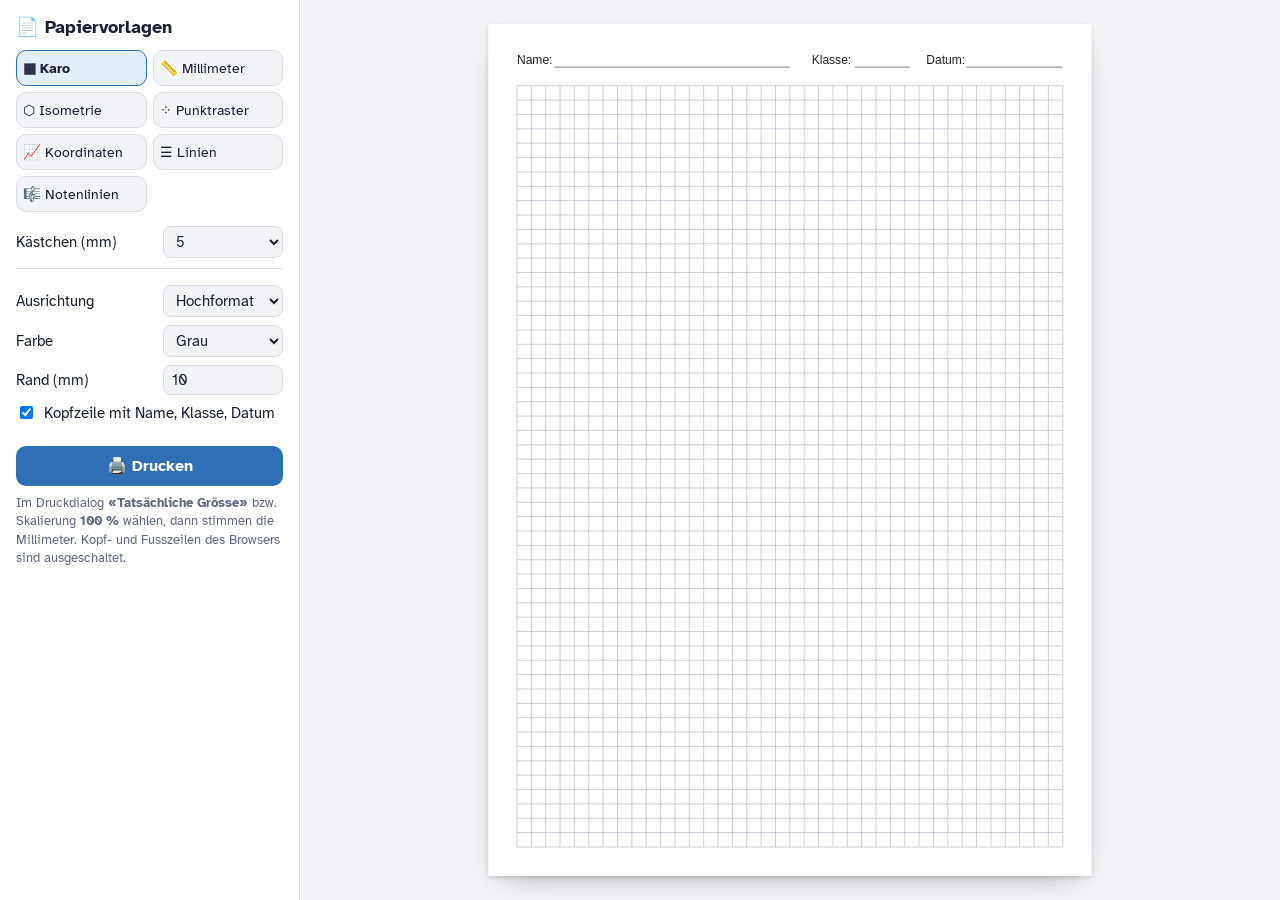
<file: papiervorlagen/index.html>
<!doctype html>
<html lang="de">
<head>
<meta charset="utf-8">
<meta name="viewport" content="width=device-width, initial-scale=1">
<title>Papiervorlagen</title>
<link rel="stylesheet" href="../assets/vendor/fonts/schriften.css">
<!--
  📄 Papiervorlagen (Mathe, GTZ, Musik) — Helfenberger's Library
  Karo, Millimeter, Isometrie, Punktraster, Koordinatensystem, Linien, Notenlinien als SVG in echten Millimetern.
  Drucken: A4 ohne Ränder und ohne Kopfzeilen des Browsers (@page margin 0), im Druckdialog «Tatsächliche Grösse / 100 %».
  Kein Firestore; die letzte Einstellung merkt sich der Browser (localStorage papiervorlagen_v1).
-->
<style>
  :root{
    --bg:#F3F4F8; --surface:#FFFFFF; --border:#D9DCE6; --text:#1B2133; --muted:#626A82; --akzent:#2F6FB5; --akzent-soft:#E3EDF8;
    color-scheme: light;
  }
  @media (prefers-color-scheme: dark){
    :root:not([data-theme="light"]){ --bg:#141720; --surface:#1D2130; --border:#30364A; --text:#ECEEF5; --muted:#A1A7BD; --akzent:#6EA6E6; --akzent-soft:#1E2E44; color-scheme: dark; }
  }
  :root[data-theme="dark"]{ --bg:#141720; --surface:#1D2130; --border:#30364A; --text:#ECEEF5; --muted:#A1A7BD; --akzent:#6EA6E6; --akzent-soft:#1E2E44; color-scheme: dark; }
  *{box-sizing:border-box;}
  html,body{margin:0;height:100%;}
  body{background:var(--bg);color:var(--text);font-family:'Atkinson Hyperlegible',-apple-system,BlinkMacSystemFont,sans-serif;font-size:15px;display:flex;min-height:100%;}
  button,input,select{font:inherit;color:inherit;}
  aside{width:300px;flex:none;background:var(--surface);border-right:1px solid var(--border);padding:16px;overflow:auto;height:100vh;}
  h1{font-size:1.15rem;margin:0 0 12px;}
  .typen{display:grid;grid-template-columns:1fr 1fr;gap:6px;margin-bottom:14px;}
  .typen button{border:1px solid var(--border);background:var(--bg);border-radius:10px;padding:8px 6px;cursor:pointer;text-align:left;font-size:.9rem;}
  .typen button.an{border-color:var(--akzent);background:var(--akzent-soft);font-weight:700;}
  label.feld{display:flex;justify-content:space-between;align-items:center;gap:10px;margin:8px 0;font-size:.92rem;}
  label.feld select,label.feld input[type=number]{width:120px;padding:5px 8px;border:1px solid var(--border);border-radius:8px;background:var(--bg);}
  label.check{display:flex;gap:8px;align-items:center;margin:8px 0;font-size:.92rem;}
  .gruppe{border-top:1px solid var(--border);padding-top:8px;margin-top:10px;}
  .druck{width:100%;margin-top:16px;padding:10px;border-radius:10px;border:0;background:var(--akzent);color:#fff;font-weight:700;cursor:pointer;font-size:1rem;}
  .tipp{font-size:.82rem;color:var(--muted);margin-top:8px;line-height:1.4;}
  main{flex:1;overflow:auto;padding:24px;display:flex;justify-content:center;align-items:flex-start;height:100vh;}
  .vorschau{background:#fff;box-shadow:0 2px 6px rgba(0,0,0,.12),0 18px 40px -20px rgba(0,0,0,.35);transform-origin:top center;}
  .blatt{display:block;}
  @media (max-width:760px){ body{flex-direction:column;} aside{width:auto;height:auto;border-right:0;border-bottom:1px solid var(--border);} main{height:auto;} }
  @page{ size:A4 portrait; margin:0; }
  @media print{
    body{display:block;background:#fff;}
    aside{display:none;}
    main{padding:0;height:auto;overflow:visible;display:block;}
    .vorschau{box-shadow:none;transform:none !important;}
  }
</style>
<style id="seiteStil">@page{ size:A4 portrait; margin:0; }</style>
</head>
<body>
<aside>
  <h1>📄 Papiervorlagen</h1>
  <div class="typen" id="typen"></div>
  <div id="optionen"></div>
  <div class="gruppe">
    <label class="feld">Ausrichtung <select id="ausrichtung"><option value="hoch">Hochformat</option><option value="quer">Querformat</option></select></label>
    <label class="feld">Farbe <select id="farbe"><option value="#9AA3B5">Grau</option><option value="#7FA7D9">Blau</option><option value="#C9CED8">Hellgrau</option><option value="#E7A39A">Rot</option><option value="#222222">Schwarz</option></select></label>
    <label class="feld">Rand (mm) <input type="number" id="rand" min="5" max="30" step="1" value="10"></label>
    <label class="check"><input type="checkbox" id="kopf" checked> Kopfzeile mit Name, Klasse, Datum</label>
  </div>
  <button class="druck" id="druck" type="button">🖨️ Drucken</button>
  <p class="tipp">Im Druckdialog <b>«Tatsächliche Grösse»</b> bzw. Skalierung <b>100 %</b> wählen, dann stimmen die Millimeter. Kopf- und Fusszeilen des Browsers sind ausgeschaltet.</p>
</aside>
<main><div class="vorschau" id="vorschau"></div></main>
<script>
(function(){
  'use strict';
  var NS = 'http://www.w3.org/2000/svg';
  var TYPEN = [
    {id:'karo', n:'▦ Karo', o:[['abstand','Kästchen (mm)',[4,5,7,10],5]]},
    {id:'mm', n:'📏 Millimeter', o:[]},
    {id:'iso', n:'⬡ Isometrie', o:[['abstand','Abstand (mm)',[5,7,10],5],['form','Darstellung',[['punkte','Punkte'],['linien','Linien']],'punkte']]},
    {id:'punkte', n:'⁘ Punktraster', o:[['abstand','Abstand (mm)',[5,7,10],5]]},
    {id:'koord', n:'📈 Koordinaten', o:[['anzahl','Pro Seite',[[1,'1 System'],[2,'2 Systeme'],[4,'4 Systeme']],1],['einheit','1 Einheit =',[[5,'5 mm'],[10,'1 cm'],[20,'2 cm']],10],['quadranten','Bereich',[['alle','alle 4 Quadranten'],['erster','nur 1. Quadrant']],'alle']]},
    {id:'linien', n:'☰ Linien', o:[['abstand','Zeilenabstand (mm)',[7,8,10,12],8],['randlinie','Randlinie',[['ja','mit Randlinie'],['nein','ohne']],'ja']]},
    {id:'noten', n:'🎼 Notenlinien', o:[['systeme','Systeme pro Seite',[8,10,12],10]]}
  ];
  var st = {typ:'karo', abstand:5, form:'punkte', anzahl:1, einheit:10, quadranten:'alle', randlinie:'ja', systeme:10, ausrichtung:'hoch', farbe:'#9AA3B5', rand:10, kopf:true};
  try{ var gespeichert = JSON.parse(localStorage.getItem('papiervorlagen_v1') || 'null'); if(gespeichert) Object.assign(st, gespeichert); }catch(e){}
  function speichern(){ try{ localStorage.setItem('papiervorlagen_v1', JSON.stringify(st)); }catch(e){} }

  function el(tag, a, p){ var e = document.createElementNS(NS, tag); for(var k in a) e.setAttribute(k, a[k]); if(p) p.appendChild(e); return e; }
  function linie(g, x1, y1, x2, y2, w, farbe){ el('line', {x1:x1, y1:y1, x2:x2, y2:y2, stroke:farbe, 'stroke-width':w}, g); }

  function zeichnen(){
    var quer = st.ausrichtung === 'quer', W = quer ? 297 : 210, H = quer ? 210 : 297;
    document.getElementById('seiteStil').textContent = '@page{ size:A4 ' + (quer ? 'landscape' : 'portrait') + '; margin:0; }';
    var svg = el('svg', {xmlns:NS, width:W + 'mm', height:(H - 0.4) + 'mm', viewBox:'0 0 ' + W + ' ' + (H - 0.4), class:'blatt'});
    var r = +st.rand || 10, f = st.farbe, top = r;
    if(st.kopf){
      var g = el('g', {'font-family':'Calibri, Carlito, Arial, sans-serif', 'font-size':4.2, fill:'#222'}, svg);
      var t = el('text', {x:r, y:r + 4}, g); t.textContent = 'Name: ';
      linie(g, r + 13, r + 5, r + (W - 2*r) * 0.5, r + 5, 0.25, '#555');
      t = el('text', {x:r + (W - 2*r) * 0.54, y:r + 4}, g); t.textContent = 'Klasse:';
      linie(g, r + (W - 2*r) * 0.54 + 15, r + 5, r + (W - 2*r) * 0.72, r + 5, 0.25, '#555');
      t = el('text', {x:r + (W - 2*r) * 0.75, y:r + 4}, g); t.textContent = 'Datum:';
      linie(g, r + (W - 2*r) * 0.75 + 14, r + 5, W - r, r + 5, 0.25, '#555');
      top = r + 11;
    }
    var x0 = r, y0 = top, bw = W - 2*r, bh = H - r - top;
    var g2 = el('g', {}, svg);
    var a = +st.abstand;
    if(st.typ === 'karo' || st.typ === 'punkte'){
      var nx = Math.floor(bw / a), ny = Math.floor(bh / a), ox = x0 + (bw - nx*a) / 2, oy = y0 + (bh - ny*a) / 2;
      if(st.typ === 'karo'){
        for(var i = 0; i <= nx; i++) linie(g2, ox + i*a, oy, ox + i*a, oy + ny*a, 0.18, f);
        for(var j = 0; j <= ny; j++) linie(g2, ox, oy + j*a, ox + nx*a, oy + j*a, 0.18, f);
      } else {
        for(i = 0; i <= nx; i++) for(j = 0; j <= ny; j++) el('circle', {cx:ox + i*a, cy:oy + j*a, r:0.35, fill:f}, g2);
      }
    } else if(st.typ === 'mm'){
      nx = Math.floor(bw / 10) * 10; ny = Math.floor(bh / 10) * 10; ox = x0 + (bw - nx) / 2; oy = y0 + (bh - ny) / 2;
      for(i = 0; i <= nx; i++) linie(g2, ox + i, oy, ox + i, oy + ny, i % 10 === 0 ? 0.3 : i % 5 === 0 ? 0.18 : 0.07, f);
      for(j = 0; j <= ny; j++) linie(g2, ox, oy + j, ox + nx, oy + j, j % 10 === 0 ? 0.3 : j % 5 === 0 ? 0.18 : 0.07, f);
    } else if(st.typ === 'iso'){
      var h = a * Math.sqrt(3) / 2, rows = Math.floor(bh / h), cols = Math.floor(bw / a);
      oy = y0 + (bh - rows*h) / 2; ox = x0 + (bw - cols*a) / 2;
      var clip = el('clipPath', {id:'isoClip'}, svg); el('rect', {x:ox - 0.5, y:oy - 0.5, width:cols*a + 1, height:rows*h + 1}, clip);
      if(st.form === 'punkte'){
        for(j = 0; j <= rows; j++) for(i = 0; i <= cols; i++){ var px = ox + i*a + (j % 2 ? a/2 : 0); if(px <= ox + cols*a + 0.01) el('circle', {cx:px, cy:oy + j*h, r:0.4, fill:f}, g2); }
      } else {
        var gl = el('g', {'clip-path':'url(#isoClip)'}, g2), L = bw + bh * 2;
        for(j = 0; j <= rows; j++) linie(gl, ox, oy + j*h, ox + cols*a, oy + j*h, 0.18, f);
        var dx = h / Math.tan(Math.PI/3) * 2;   // waagrechter Versatz pro Zeile bei 60°
        for(var k = -Math.ceil(L / a); k <= Math.ceil(L / a); k++){
          var sx = ox + k*a;
          linie(gl, sx, oy, sx + (rows*h) / Math.tan(Math.PI/3), oy + rows*h, 0.18, f);
          linie(gl, sx, oy, sx - (rows*h) / Math.tan(Math.PI/3), oy + rows*h, 0.18, f);
        }
      }
    } else if(st.typ === 'linien'){
      var n = Math.floor(bh / a);
      for(j = 1; j <= n; j++) linie(g2, x0, y0 + j*a, x0 + bw, y0 + j*a, 0.22, f);
      if(st.randlinie === 'ja') linie(g2, W - r - 25, y0, W - r - 25, y0 + n*a, 0.3, '#E7A39A');
    } else if(st.typ === 'noten'){
      var sys = +st.systeme, hoehe = 8, abst = bh / sys;
      for(j = 0; j < sys; j++){
        var sy = y0 + j*abst + (abst - hoehe) / 2;
        for(i = 0; i < 5; i++) linie(g2, x0, sy + i*hoehe/4, x0 + bw, sy + i*hoehe/4, 0.25, f === '#C9CED8' ? '#9AA3B5' : f);
      }
    } else if(st.typ === 'koord'){
      var anz = +st.anzahl, cols2 = anz === 1 ? 1 : (quer ? anz : (anz === 2 ? 1 : 2)), rows2 = anz / cols2, gap = 8;
      var cw = (bw - (cols2 - 1)*gap) / cols2, ch = (bh - (rows2 - 1)*gap) / rows2, e = +st.einheit;
      for(var rr = 0; rr < rows2; rr++) for(var cc = 0; cc < cols2; cc++) koordSystem(g2, x0 + cc*(cw + gap), y0 + rr*(ch + gap), cw, ch, e, f);
    }
    var vs = document.getElementById('vorschau'); vs.innerHTML = ''; vs.appendChild(svg);
    skalieren();
    speichern();
  }
  function koordSystem(g, x, y, w, h, e, f){
    var k = 5, nx = Math.floor(w / k), ny = Math.floor(h / k), ox = x + (w - nx*k) / 2, oy = y + (h - ny*k) / 2;
    for(var i = 0; i <= nx; i++) linie(g, ox + i*k, oy, ox + i*k, oy + ny*k, 0.15, f);
    for(var j = 0; j <= ny; j++) linie(g, ox, oy + j*k, ox + nx*k, oy + j*k, 0.15, f);
    var erster = st.quadranten === 'erster';
    // Ursprung auf einem Gitterpunkt, der ein Vielfaches der Einheit vom Rand weg ist
    var stepsX = Math.round(e / k), stepsY = stepsX;
    var cx = erster ? ox + stepsX*k : ox + Math.round(nx / 2 / stepsX) * stepsX * k;
    var cy = erster ? oy + ny*k - stepsY*k : oy + Math.round(ny / 2 / stepsY) * stepsY * k;
    var achse = '#222';
    linie(g, ox, cy, ox + nx*k, cy, 0.4, achse); linie(g, cx, oy, cx, oy + ny*k, 0.4, achse);
    el('path', {d:'M' + (ox + nx*k) + ' ' + cy + 'l-3 -1.3v2.6z', fill:achse}, g);
    el('path', {d:'M' + cx + ' ' + oy + 'l-1.3 3h2.6z', fill:achse}, g);
    var tg = el('g', {'font-family':'Calibri, Carlito, Arial, sans-serif', 'font-size':2.8, fill:'#222'}, g), t;
    for(var px = cx + e, n = 1; px < ox + nx*k - 4; px += e, n++){ linie(g, px, cy - 1, px, cy + 1, 0.3, achse); t = el('text', {x:px, y:cy + 4, 'text-anchor':'middle'}, tg); t.textContent = n; }
    for(px = cx - e, n = -1; px > ox + 1; px -= e, n--){ linie(g, px, cy - 1, px, cy + 1, 0.3, achse); t = el('text', {x:px, y:cy + 4, 'text-anchor':'middle'}, tg); t.textContent = '−' + (-n); }
    for(var py = cy - e, m = 1; py > oy + 4; py -= e, m++){ linie(g, cx - 1, py, cx + 1, py, 0.3, achse); t = el('text', {x:cx - 1.8, y:py + 1, 'text-anchor':'end'}, tg); t.textContent = m; }
    for(py = cy + e, m = -1; py < oy + ny*k - 1; py += e, m--){ linie(g, cx - 1, py, cx + 1, py, 0.3, achse); t = el('text', {x:cx - 1.8, y:py + 1, 'text-anchor':'end'}, tg); t.textContent = '−' + (-m); }
    t = el('text', {x:ox + nx*k - 1, y:cy - 2, 'text-anchor':'end', 'font-size':3.6, 'font-style':'italic'}, tg); t.textContent = 'x';
    t = el('text', {x:cx + 2.2, y:oy + 3.5, 'font-size':3.6, 'font-style':'italic'}, tg); t.textContent = 'y';
    t = el('text', {x:cx - 1.8, y:cy + 4, 'text-anchor':'end'}, tg); t.textContent = '0';
  }
  function skalieren(){
    var vs = document.getElementById('vorschau'), main = vs.parentNode, svg = vs.firstChild; if(!svg) return;
    var pxPerMm = 96 / 25.4, w = parseFloat(svg.getAttribute('width')) * pxPerMm, h = parseFloat(svg.getAttribute('height')) * pxPerMm;
    var s = Math.min(1, (main.clientWidth - 48) / w, (window.innerHeight - 48) / h);
    if(window.matchMedia('(max-width:760px)').matches) s = Math.min(1, (main.clientWidth - 48) / w);
    vs.style.transform = 'scale(' + s + ')'; vs.style.width = w + 'px'; vs.style.height = h + 'px';
    vs.style.marginBottom = (h * (s - 1)) + 'px';
  }
  function optionen(){
    var typ = TYPEN.find(function(t){ return t.id === st.typ; }), box = document.getElementById('optionen');
    box.innerHTML = '';
    typ.o.forEach(function(o){
      var lab = document.createElement('label'); lab.className = 'feld'; lab.textContent = o[1] + ' ';
      var sel = document.createElement('select');
      o[2].forEach(function(v){ var op = document.createElement('option'); var val = Array.isArray(v) ? v[0] : v; op.value = val; op.textContent = Array.isArray(v) ? v[1] : v; if(String(st[o[0]]) === String(val)) op.selected = true; sel.appendChild(op); });
      if(!o[2].some(function(v){ return String(Array.isArray(v) ? v[0] : v) === String(st[o[0]]); })){ st[o[0]] = o[3]; sel.value = o[3]; }
      sel.addEventListener('change', function(){ st[o[0]] = isNaN(+sel.value) ? sel.value : +sel.value; zeichnen(); });
      lab.appendChild(sel); box.appendChild(lab);
    });
  }
  var tb = document.getElementById('typen');
  TYPEN.forEach(function(t){
    var b = document.createElement('button'); b.type = 'button'; b.textContent = t.n; b.dataset.typ = t.id;
    b.addEventListener('click', function(){ st.typ = t.id; [].forEach.call(tb.children, function(x){ x.classList.toggle('an', x.dataset.typ === st.typ); }); optionen(); zeichnen(); });
    tb.appendChild(b);
  });
  [].forEach.call(tb.children, function(x){ x.classList.toggle('an', x.dataset.typ === st.typ); });
  ['ausrichtung','farbe','rand'].forEach(function(id){
    var e = document.getElementById(id); e.value = st[id];
    e.addEventListener('change', function(){ st[id] = id === 'rand' ? Math.max(5, Math.min(30, +e.value || 10)) : e.value; zeichnen(); });
  });
  var kopf = document.getElementById('kopf'); kopf.checked = !!st.kopf;
  kopf.addEventListener('change', function(){ st.kopf = kopf.checked; zeichnen(); });
  document.getElementById('druck').addEventListener('click', function(){ window.print(); });
  window.addEventListener('resize', skalieren);
  optionen(); zeichnen();
})();
</script>
</body>
</html>
</file>
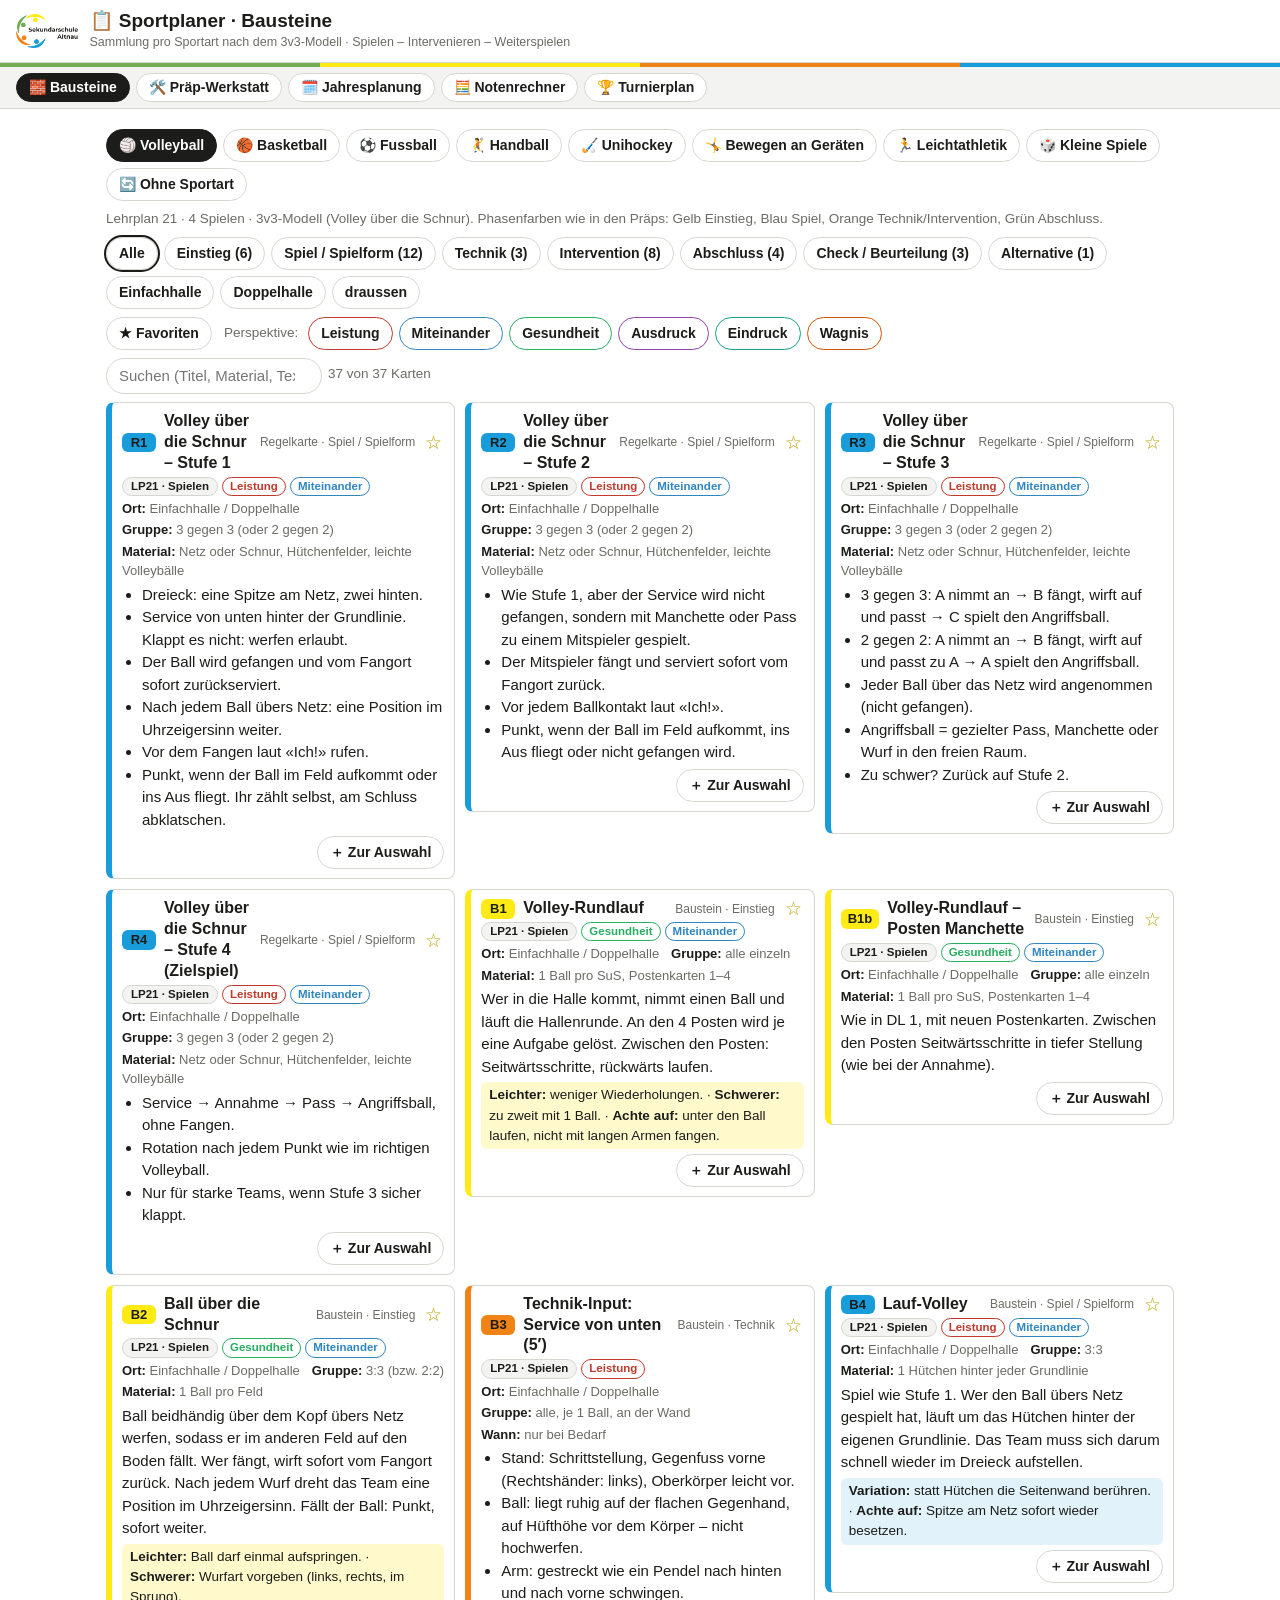
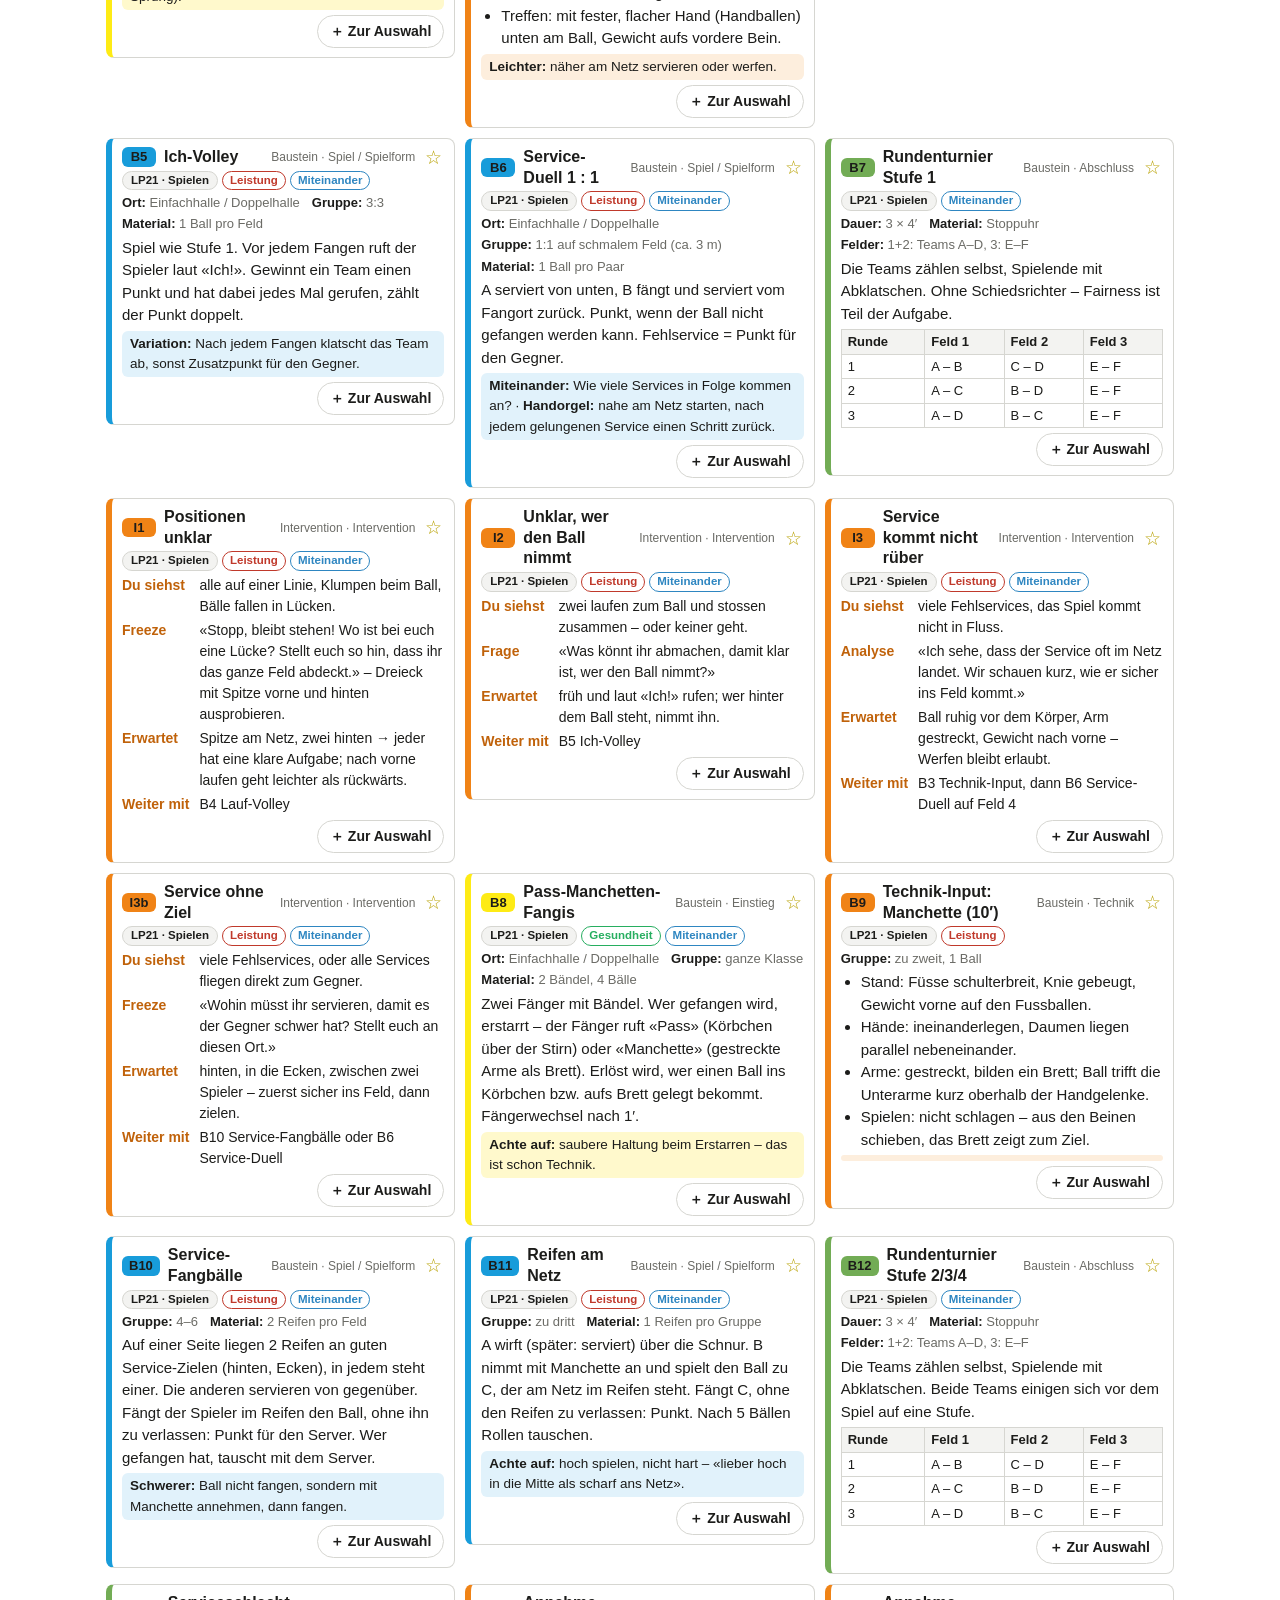
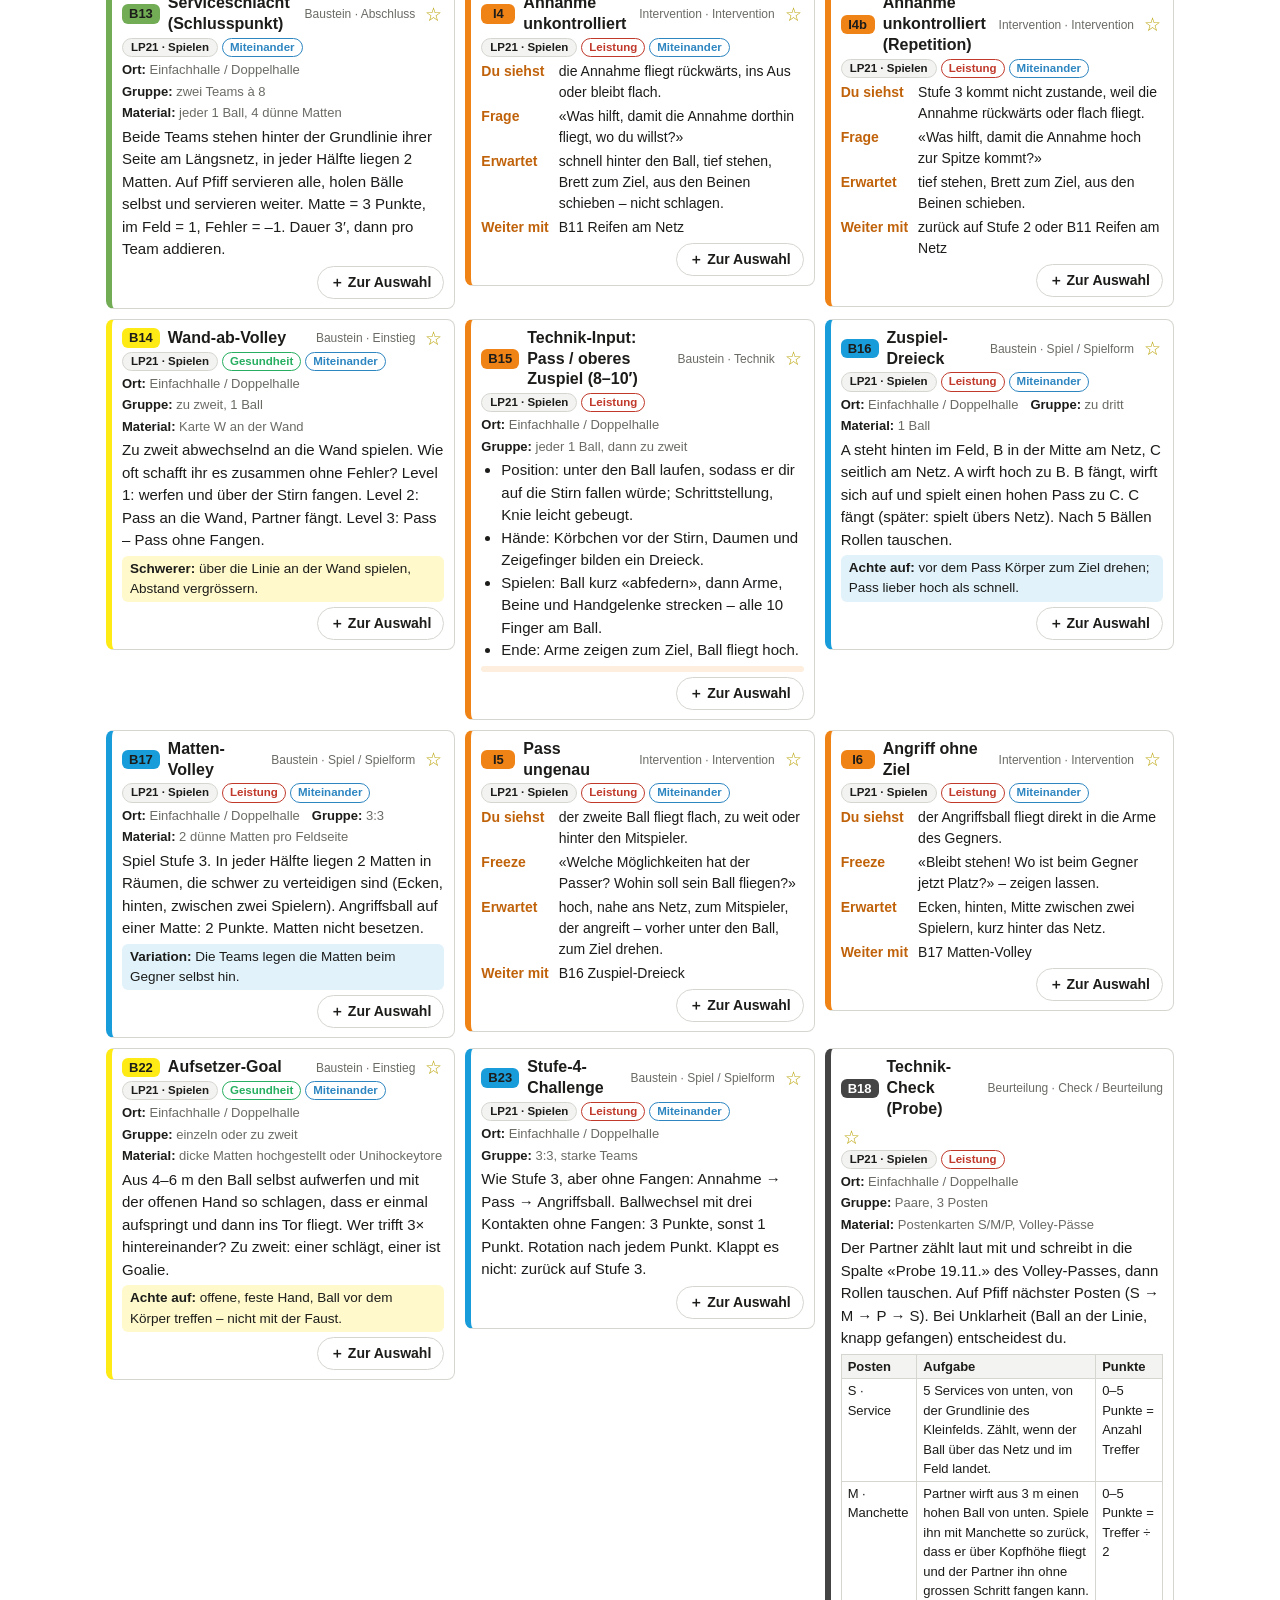
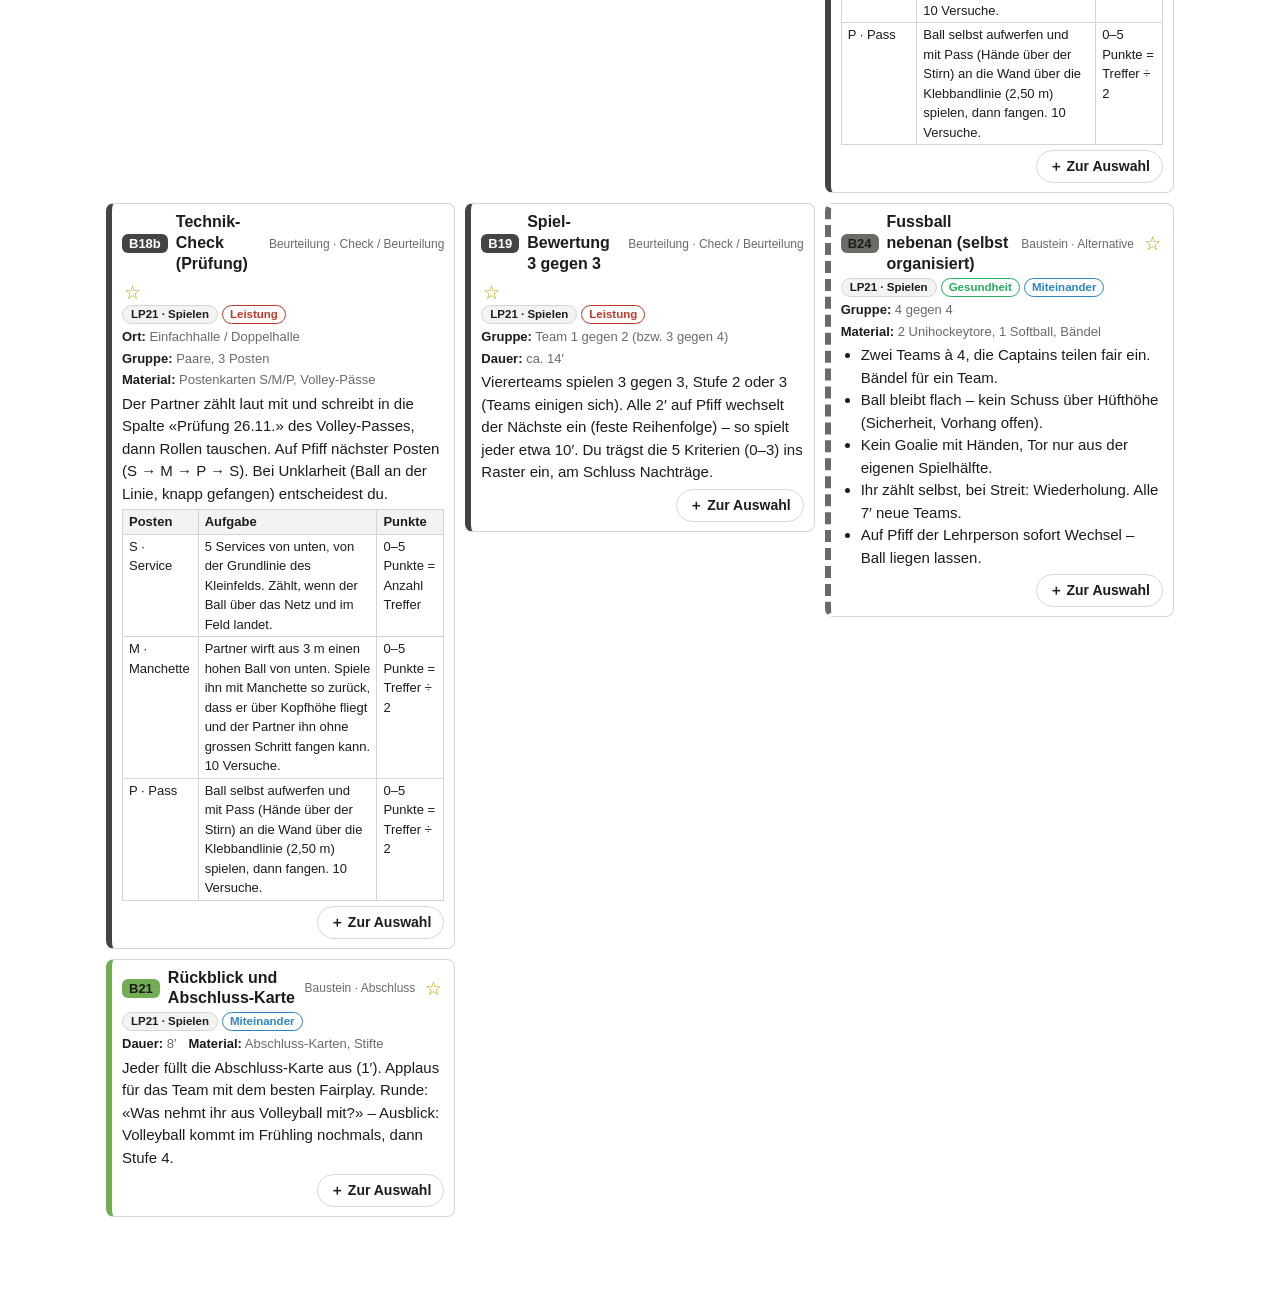
<file: praep/index.html>
<!doctype html>
<html lang="de">
<head>
<meta charset="utf-8">
<meta name="viewport" content="width=device-width, initial-scale=1">
<title>Sportplaner</title>
<!--
  🧱 Sport-Bausteine (Präp-Baukasten, Teil 1) — Helfenberger's Library
  Katalog der Bausteine pro Sportart (3v3-Modell: Spielen – Intervenieren – Weiterspielen) im Altnau-Design.
  Daten: daten/index.json + eine JSON-Datei pro Sportart (alle Texte in eigenen Worten). Kein Firestore.
  Auswahl («Mein Korb») liegt im Browser (localStorage praep_korb_v1) und lässt sich als Karten drucken.
-->
<link rel="stylesheet" href="karten.css?v=6">
<script src="gemeinsam.js?v=6"></script>
</head>
<body>
<div class="kopf">
  <img src="../sva/Logo_Sek_Altnau.png" alt="" onerror="this.style.display='none'">
  <div><h1>📋 Sportplaner · Bausteine</h1><div class="sub">Sammlung pro Sportart nach dem 3v3-Modell · Spielen – Intervenieren – Weiterspielen</div></div>
  
</div>
<div class="streifen"><span></span><span></span><span></span><span></span></div>
<div id="navw"></div>
<main>
  <div class="leiste" id="tabs"></div>
  <div class="modell" id="modell"></div>
  <div class="leiste" id="filter"></div>
  <div class="leiste" id="persp"></div>
  <div class="leiste"><input class="suche" id="suche" type="search" placeholder="Suchen (Titel, Material, Text) …"><span id="zaehler" class="modell"></span></div>
  <div class="kartenkopf-druck"><img src="../sva/Logo_Sek_Altnau.png" alt=""><b id="druckTitel">Sport-Bausteine</b></div>
  <div class="raster" id="raster"></div>
</main>
<div class="korb" id="korb" hidden>
  <b id="korbText"></b>
  <button class="btn primaer" id="drucken" type="button">🖨️ Auswahl drucken</button>
  <button class="btn" id="leeren" type="button">Auswahl leeren</button>
</div>
<script>
(function(){
  var P = Praep, PHASEN = P.PHASEN, HALLE = P.HALLE, esc = P.esc;
  var S = {sport:null, phase:null, halle:null, persp:null, fav:false, q:'', daten:{}, sportarten:[], korb:[]};
  try{ S.korb = JSON.parse(localStorage.getItem('praep_korb_v1') || '[]'); }catch(e){}
  function speichern(){ try{ localStorage.setItem('praep_korb_v1', JSON.stringify(S.korb)); }catch(e){} }
  function $(id){ return document.getElementById(id); }
  function alle(){
    var out = [];
    S.sportarten.forEach(function(sp){ (S.daten[sp.id] || []).forEach(function(i){ out.push(i); }); });
    (S.daten.alternativ || []).forEach(function(i){ out.push(i); });
    return out;
  }
  function sichtbar(){
    var q = S.q.trim().toLowerCase();
    var liste = S.daten[S.sport] || [];
    return liste.filter(function(i){
      if(S.phase && i.phase !== S.phase) return false;
      if(S.fav && !P.favIs(i.id)) return false;
      if(S.persp && (i.perspektiven || []).indexOf(S.persp) < 0) return false;
      if(S.halle && (i.halle || []).indexOf(S.halle) < 0 && i.art !== 'alternativ') return false;
      if(q && JSON.stringify(i).toLowerCase().indexOf(q) < 0) return false;
      return true;
    });
  }
  function karte(i){
    var drin = S.korb.indexOf(i.id) >= 0;
    return P.karteHtml(i, {klasse:drin ? 'imkorb' : '', aktion:'<button class="btn" type="button" data-korb="'+esc(i.id)+'">'+(drin ? '✓ In der Auswahl' : '＋ Zur Auswahl')+'</button>'});
  }
  function zeichnen(){
    $('tabs').innerHTML = S.sportarten.map(function(sp){
      return '<button class="tab'+(S.sport === sp.id ? ' an' : '')+'" data-sport="'+sp.id+'" type="button">'+esc(sp.emoji)+' '+esc(sp.name)+'</button>';
    }).join('')+'<button class="tab'+(S.sport === 'alternativ' ? ' an' : '')+'" data-sport="alternativ" type="button">🔄 Ohne Sportart</button>';
    var sp = S.sportarten.filter(function(x){ return x.id === S.sport; })[0];
    $('modell').textContent = sp ? 'Lehrplan 21 · '+(sp.bereichNr || '')+' '+(sp.bereich || '')+' · '+sp.modell+'. Phasenfarben wie in den Präps: Gelb Einstieg, Blau Spiel, Orange Technik/Intervention, Grün Abschluss.' : 'Aufwärm- und Schlussspiele, die zu jeder Sportart passen – als Abwechslung.';
    var liste = S.daten[S.sport] || [];
    var vorh = {}; liste.forEach(function(i){ vorh[i.phase] = (vorh[i.phase] || 0) + 1; });
    $('filter').innerHTML = '<button class="chip'+(!S.phase ? ' an' : '')+'" data-phase="" type="button">Alle</button>'+
      PHASEN.filter(function(p){ return vorh[p.id]; }).map(function(p){ return '<button class="chip'+(S.phase === p.id ? ' an' : '')+'" data-phase="'+p.id+'" type="button">'+esc(p.name)+' ('+vorh[p.id]+')</button>'; }).join('')+
      '<span style="width:8px"></span>'+['E','D','A'].map(function(x){ return '<button class="chip'+(S.halle === x ? ' an' : '')+'" data-halle="'+x+'" type="button">'+HALLE[x]+'</button>'; }).join('');
    $('persp').innerHTML = '<button class="chip'+(S.fav ? ' an' : '')+'" data-favfilter="1" type="button">★ Favoriten</button> <span class="modell" style="margin:0 4px 0 6px">Perspektive:</span>'+P.PERSP.map(function(x){ return '<button class="chip'+(S.persp === x ? ' an' : '')+'" data-persp="'+x+'" type="button" style="border-color:'+P.PERSPFARBE[x]+'">'+esc(x)+'</button>'; }).join('');
    var v = sichtbar();
    $('zaehler').textContent = v.length+' von '+liste.length+' Karten';
    $('raster').innerHTML = v.length ? v.map(karte).join('') : '<div class="leer">Keine Karte passt zum Filter.</div>';
    $('druckTitel').textContent = 'Sport-Bausteine · '+(sp ? sp.name : 'Ohne Sportart');
    $('korb').hidden = !S.korb.length;
    $('korbText').textContent = S.korb.length+' Karte'+(S.korb.length === 1 ? '' : 'n')+' ausgewählt';
  }
  document.addEventListener('click', function(e){
    var b = e.target.closest('button'); if(!b) return;
    if(b.dataset.sport){ S.sport = b.dataset.sport; S.phase = null; zeichnen(); }
    else if(b.hasAttribute('data-phase')){ S.phase = b.dataset.phase || null; zeichnen(); }
    else if(b.dataset.favfilter){ S.fav = !S.fav; zeichnen(); }
    else if(b.dataset.persp){ S.persp = S.persp === b.dataset.persp ? null : b.dataset.persp; zeichnen(); }
    else if(b.dataset.halle){ S.halle = S.halle === b.dataset.halle ? null : b.dataset.halle; zeichnen(); }
    else if(b.dataset.korb){ var k = S.korb.indexOf(b.dataset.korb); if(k >= 0) S.korb.splice(k, 1); else S.korb.push(b.dataset.korb); speichern(); zeichnen(); }
    else if(b.id === 'leeren'){ S.korb = []; speichern(); zeichnen(); }
    else if(b.id === 'drucken'){
      $('raster').innerHTML = alle().filter(function(i){ return S.korb.indexOf(i.id) >= 0; }).map(function(i){ return P.karteHtml(i); }).join('');
      $('druckTitel').textContent = 'Meine Auswahl – Sport-Bausteine';
      window.print();
      zeichnen();
    }
  });
  $('suche').addEventListener('input', function(){ S.q = this.value; zeichnen(); });
  document.getElementById('navw').innerHTML = P.nav('index.html');
  P.onFav = function(){ if(S.fav) zeichnen(); };
  P.laden().then(function(d){
    S.sportarten = d.sportarten; S.daten = d.daten; S.sport = S.sportarten[0].id;
    var qsp = new URLSearchParams(location.search).get('sport');
    if(qsp && (qsp === 'alternativ' || S.sportarten.some(function(x){ return x.id === qsp; }))) S.sport = qsp;
    zeichnen();
  }).catch(function(e){ $('raster').innerHTML = '<div class="leer">Bausteine konnten nicht geladen werden ('+esc(e.message)+').</div>'; });
})();
</script>
</body>
</html>
</file>
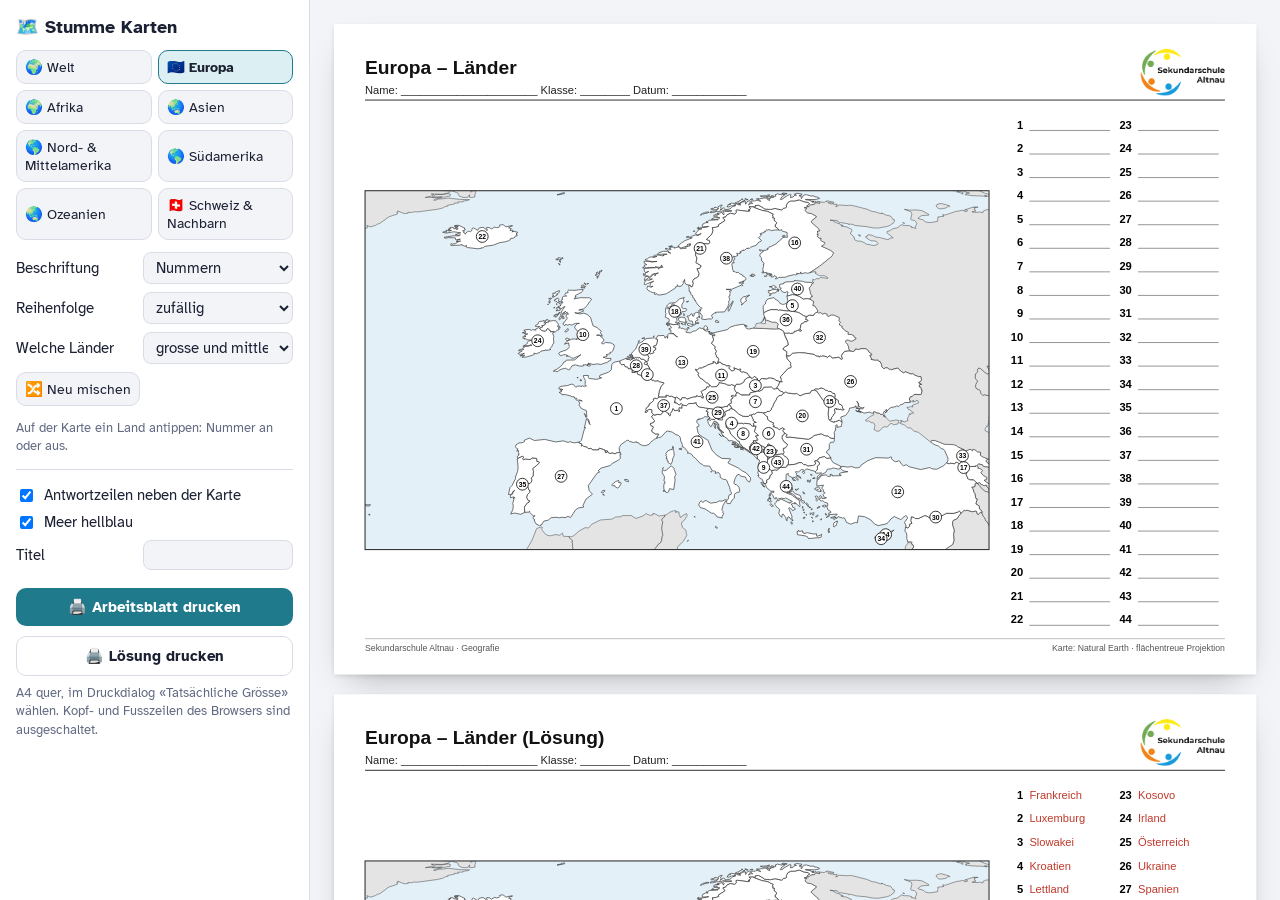
<file: stumme-karten/index.html>
<!doctype html>
<html lang="de">
<head>
<meta charset="utf-8">
<meta name="viewport" content="width=device-width, initial-scale=1">
<title>Stumme Karten</title>
<link rel="stylesheet" href="../assets/vendor/fonts/schriften.css">
<!--
  🗺️ Stumme Karten (Geografie, Lehrpersonen) — Helfenberger's Library
  Region wählen, Länder bekommen Nummern (zufällig oder von Nord nach Süd), Antwortzeilen, Lösungsblatt.
  Länder antippen = Nummer an/aus. Druck A4 quer im Altnau-Stil, ohne Kopfzeilen des Browsers.
  Projektion: Equal Earth (flächentreu) für Welt und Kontinente, für kleine Regionen eine einfache Zylinderprojektion.
  Daten: ../wahre-groesse/laender.json (Natural Earth 1:50m, gemeinfrei, deutsche Namen). Kein Firestore.
-->
<style>
  :root{ --bg:#F3F4F8; --surface:#FFFFFF; --border:#D9DCE6; --text:#1B2133; --muted:#626A82; --akzent:#1F7A8C; --akzent-soft:#DCEFF2; color-scheme: light; }
  @media (prefers-color-scheme: dark){ :root:not([data-theme="light"]){ --bg:#141720; --surface:#1D2130; --border:#30364A; --text:#ECEEF5; --muted:#A1A7BD; --akzent:#4FB3C6; --akzent-soft:#173843; color-scheme: dark; } }
  :root[data-theme="dark"]{ --bg:#141720; --surface:#1D2130; --border:#30364A; --text:#ECEEF5; --muted:#A1A7BD; --akzent:#4FB3C6; --akzent-soft:#173843; color-scheme: dark; }
  *{box-sizing:border-box;}
  html,body{margin:0;height:100%;}
  body{background:var(--bg);color:var(--text);font-family:'Atkinson Hyperlegible',-apple-system,BlinkMacSystemFont,sans-serif;font-size:15px;display:flex;}
  button,input,select{font:inherit;color:inherit;}
  aside{width:310px;flex:none;background:var(--surface);border-right:1px solid var(--border);padding:16px;overflow:auto;height:100vh;}
  h1{font-size:1.15rem;margin:0 0 12px;}
  .regionen{display:grid;grid-template-columns:1fr 1fr;gap:6px;margin-bottom:12px;}
  .regionen button,.knopf{border:1px solid var(--border);background:var(--bg);border-radius:10px;padding:7px 8px;cursor:pointer;text-align:left;font-size:.9rem;}
  .regionen button.an{border-color:var(--akzent);background:var(--akzent-soft);font-weight:700;}
  label.feld{display:flex;justify-content:space-between;align-items:center;gap:10px;margin:8px 0;font-size:.92rem;}
  label.feld select{width:150px;padding:5px 8px;border:1px solid var(--border);border-radius:8px;background:var(--bg);}
  label.check{display:flex;gap:8px;align-items:center;margin:8px 0;font-size:.92rem;}
  .reihe{display:flex;gap:6px;flex-wrap:wrap;margin:8px 0;}
  .gruppe{border-top:1px solid var(--border);padding-top:8px;margin-top:10px;}
  .druck{width:100%;margin-top:10px;padding:10px;border-radius:10px;border:0;background:var(--akzent);color:#fff;font-weight:700;cursor:pointer;}
  .druck.zwei{background:var(--surface);color:var(--text);border:1px solid var(--border);}
  .tipp{font-size:.82rem;color:var(--muted);line-height:1.4;}
  main{flex:1;overflow:auto;padding:24px;height:100vh;}
  .blatt-wrap{transform-origin:top left;}
  .blatt{background:#fff;box-shadow:0 2px 6px rgba(0,0,0,.12),0 18px 40px -20px rgba(0,0,0,.35);display:block;}
  .land{cursor:pointer;}
  .land:hover{fill:#FFF3C4;}
  @media (max-width:760px){ body{flex-direction:column;} aside{width:auto;height:auto;border-right:0;border-bottom:1px solid var(--border);} main{height:auto;overflow:visible;} }
  @page{ size:A4 landscape; margin:0; }
  @media print{
    body{display:block;background:#fff;}
    aside{display:none;}
    main{padding:0;height:auto;overflow:visible;}
    .blatt-wrap{transform:none !important;width:auto !important;height:auto !important;}
    .blatt{box-shadow:none;}
    .nur-loesung,.nur-blatt{display:none;}
    body.druck-loesung .nur-loesung{display:block;}
    body.druck-blatt .nur-blatt{display:block;}
  }
</style>
</head>
<body>
<aside>
  <h1>🗺️ Stumme Karten</h1>
  <div class="regionen" id="regionen"></div>
  <label class="feld">Beschriftung <select id="beschriftung"><option value="nummern">Nummern</option><option value="namen">Namen (Lernkarte)</option><option value="leer">Nichts (ganz stumm)</option></select></label>
  <label class="feld">Reihenfolge <select id="reihenfolge"><option value="zufall">zufällig</option><option value="nord">von Nord nach Süd</option><option value="abc">alphabetisch</option></select></label>
  <label class="feld">Welche Länder <select id="auswahl"><option value="gross">grosse und mittlere</option><option value="alle">alle</option><option value="keine">keine (selbst antippen)</option></select></label>
  <div class="reihe"><button class="knopf" id="mischen" type="button">🔀 Neu mischen</button></div>
  <p class="tipp">Auf der Karte ein Land antippen: Nummer an oder aus.</p>
  <div class="gruppe">
    <label class="check"><input type="checkbox" id="zeilen" checked> Antwortzeilen neben der Karte</label>
    <label class="check"><input type="checkbox" id="meer" checked> Meer hellblau</label>
    <label class="feld">Titel <input id="titel" style="width:150px;padding:5px 8px;border:1px solid var(--border);border-radius:8px;background:var(--bg);"></label>
  </div>
  <button class="druck" id="druckBlatt" type="button">🖨️ Arbeitsblatt drucken</button>
  <button class="druck zwei" id="druckLoesung" type="button">🖨️ Lösung drucken</button>
  <p class="tipp" style="margin-top:8px">A4 quer, im Druckdialog «Tatsächliche Grösse» wählen. Kopf- und Fusszeilen des Browsers sind ausgeschaltet.</p>
</aside>
<main><div class="blatt-wrap" id="wrap"></div></main>
<script>
(function(){
  'use strict';
  var NS = 'http://www.w3.org/2000/svg', RAD = Math.PI/180;
  var REGIONEN = [
    {id:'welt', n:'🌍 Welt', box:[-180,180,-57,84], proj:'ee', l0:0, min:600000},
    {id:'europa', n:'🇪🇺 Europa', box:[-25,45,34,71.5], proj:'ee', l0:12, min:1500, nur:[-25,45,34,72]},
    {id:'afrika', n:'🌍 Afrika', box:[-19,53,-36,38], proj:'ee', l0:17, min:20000},
    {id:'asien', n:'🌏 Asien', box:[25,150,-11,56], proj:'ee', l0:88, min:30000},
    {id:'nordamerika', n:'🌎 Nord- & Mittelamerika', box:[-170,-52,6,74], proj:'ee', l0:-100, min:9000},
    {id:'suedamerika', n:'🌎 Südamerika', box:[-83,-33,-56,13], proj:'ee', l0:-60, min:20000},
    {id:'ozeanien', n:'🌏 Ozeanien', box:[110,180,-48,0], proj:'ee', l0:150, min:10000},
    {id:'schweiz', n:'🇨🇭 Schweiz & Nachbarn', box:[4.3,17.5,43.2,51.2], proj:'zyl', l0:10, min:100, nur:['CH','DE','FR','IT','AT','LI']}
  ];
  var st = {region:'europa', beschriftung:'nummern', reihenfolge:'zufall', auswahl:'gross', zeilen:true, meer:true, titel:'', seed:1};
  var laender = [], markiert = {}, mm = 1;   // markiert[a2|name] = true

  // ---------- Projektion ----------
  var A1 = 1.340264, A2 = -0.081106, A3 = 0.000893, A4 = 0.003796, M = Math.sqrt(3)/2;
  function equalEarth(l, p){ var th = Math.asin(M * Math.sin(p)), t2 = th*th, t6 = t2*t2*t2;
    return [2*Math.sqrt(3)*l*Math.cos(th) / (3*(9*A4*t6*t2 + 7*A3*t6 + 3*A2*t2 + A1)), A4*t6*t2*th + A3*t6*th + A2*t2*th + A1*th]; }
  function projektor(R){
    var c = Math.cos(((R.box[2] + R.box[3]) / 2) * RAD);
    return function(lon, lat){
      var dl = lon - R.l0;
      if(R.proj === 'zyl') return [dl * RAD * c, -lat * RAD];
      var q = equalEarth(dl * RAD, lat * RAD); return [q[0], -q[1]];
    };
  }
  function el(tag, a, p){ var e = document.createElementNS(NS, tag); for(var k in a) e.setAttribute(k, a[k]); if(p) p.appendChild(e); return e; }
  function rnd(seed){ return function(){ seed = (seed * 16807) % 2147483647; return (seed - 1) / 2147483646; }; }
  function schluessel(l){ return l.a || l.n; }

  // Ringe für die Region: Länge stetig relativ zu l0 halten (Datumsgrenze)
  function regionRinge(l, R){
    return l.ringe.map(function(r){
      var o = r.slice(), mitte = o[0];
      var shift = 0; while(mitte + shift - R.l0 > 180) shift -= 360; while(mitte + shift - R.l0 < -180) shift += 360;
      for(var i = 0; i < o.length; i += 2) o[i] += shift;
      return o;
    });
  }
  function grossterRing(ringe){ var b = ringe[0]; ringe.forEach(function(r){ if(r.length > b.length) b = r; }); return b; }
  function schwerpunkt(r, P){ // Flächenschwerpunkt des projizierten Rings
    var A = 0, cx = 0, cy = 0, pts = [];
    for(var i = 0; i < r.length; i += 2) pts.push(P(r[i], r[i+1]));
    for(i = 0; i < pts.length; i++){ var a = pts[i], b = pts[(i+1) % pts.length], f = a[0]*b[1] - b[0]*a[1]; A += f; cx += (a[0] + b[0]) * f; cy += (a[1] + b[1]) * f; }
    if(Math.abs(A) < 1e-12) return pts[0];
    return [cx / (3*A), cy / (3*A)];
  }

  function zeichnen(){
    var R = REGIONEN.find(function(r){ return r.id === st.region; }), P = projektor(R);
    var W = 297, H = 210, rand = 10, kopfH = 16, fussH = 7;
    var listeB = st.zeilen && st.beschriftung === 'nummern' ? 70 : 0;
    var kx = rand, ky = rand + kopfH, kw = W - 2*rand - listeB - (listeB ? 6 : 0), kh = H - rand - kopfH - fussH - rand + 4;
    // Ausdehnung der Region in Projektionskoordinaten (Raster über die Box)
    var minX = 1e9, maxX = -1e9, minY = 1e9, maxY = -1e9;
    for(var lo = R.box[0]; lo <= R.box[1] + 1e-9; lo += (R.box[1] - R.box[0]) / 40) for(var la = R.box[2]; la <= R.box[3] + 1e-9; la += (R.box[3] - R.box[2]) / 40){
      var q = P(lo, la); minX = Math.min(minX, q[0]); maxX = Math.max(maxX, q[0]); minY = Math.min(minY, q[1]); maxY = Math.max(maxY, q[1]); }
    var s = Math.min(kw / (maxX - minX), kh / (maxY - minY));
    var ox = kx + (kw - (maxX - minX) * s) / 2 - minX * s, oy = ky + (kh - (maxY - minY) * s) / 2 - minY * s;
    function T(lon, lat){ var q = P(lon, lat); return [ox + q[0]*s, oy + q[1]*s]; }
    var mapX0 = ox + minX*s, mapY0 = oy + minY*s, mapW = (maxX - minX)*s, mapH = (maxY - minY)*s;

    // Länder der Region bestimmen
    var drin = [];
    laender.forEach(function(l){
      var ringe = regionRinge(l, R), g = grossterRing(ringe), c = schwerpunkt(g, function(a, b){ return [P(a, b)[0], P(a, b)[1]]; });
      var cxy = [ox + c[0]*s, oy + c[1]*s];
      l._ringe = ringe; l._c = cxy;
      var imBild = cxy[0] > mapX0 + 2 && cxy[0] < mapX0 + mapW - 2 && cxy[1] > mapY0 + 2 && cxy[1] < mapY0 + mapH - 2;
      if(R.nur && typeof R.nur[0] === 'string') imBild = R.nur.indexOf(l.a) >= 0;
      l._drin = imBild;
      // Schwerpunkt ausserhalb des Ausschnitts (z. B. Frankreich bei «Schweiz & Nachbarn»): Mitte des sichtbaren Teils nehmen
      var rx0 = mapX0 + 8, rx1 = mapX0 + mapW - 8, ry0 = mapY0 + 8, ry1 = mapY0 + mapH - 8;
      if(imBild && (cxy[0] < rx0 || cxy[0] > rx1 || cxy[1] < ry0 || cxy[1] > ry1)){
        var sx = 0, sy = 0, n = 0;
        ringe.forEach(function(r){ for(var i = 0; i < r.length; i += 2){ var p = T(r[i], r[i+1]); if(p[0] > rx0 && p[0] < rx1 && p[1] > ry0 && p[1] < ry1){ sx += p[0]; sy += p[1]; n++; } } });
        if(n) l._c = [sx / n, sy / n];
      }
      if(imBild) drin.push(l);
    });
    // Auswahl (nur beim Regionswechsel oder Auswahl-Änderung neu)
    if(!markiert.__region || markiert.__region !== R.id + st.auswahl){
      markiert = {__region: R.id + st.auswahl};
      drin.forEach(function(l){ if(st.auswahl === 'alle' || (st.auswahl === 'gross' && l.km >= R.min)) markiert[schluessel(l)] = true; });
    }
    var nummeriert = drin.filter(function(l){ return markiert[schluessel(l)]; });
    if(st.reihenfolge === 'nord') nummeriert.sort(function(a, b){ return (a._c[1] - b._c[1]) || (a._c[0] - b._c[0]); });
    else if(st.reihenfolge === 'abc') nummeriert.sort(function(a, b){ return a.n.localeCompare(b.n, 'de'); });
    else { var r = rnd(st.seed * 9973 + 7); nummeriert.forEach(function(l){ l._z = r(); }); nummeriert.sort(function(a, b){ return a._z - b._z; }); }
    nummeriert.forEach(function(l, i){ l._nr = i + 1; });

    function seite(loesung){
      var svg = el('svg', {xmlns:NS, width:W + 'mm', height:(H - 0.4) + 'mm', viewBox:'0 0 ' + W + ' ' + (H - 0.4), class:'blatt ' + (loesung ? 'nur-loesung' : 'nur-blatt'), 'font-family':'Calibri, Carlito, Arial, sans-serif'});
      // Kopf im Altnau-Stil
      var titel = st.titel || (R.n.replace(/^\S+\s/, '') + ' – Länder');
      var t = el('text', {x:rand, y:rand + 6, 'font-size':6.2, 'font-weight':700, fill:'#111'}, svg); t.textContent = titel + (loesung ? ' (Lösung)' : '');
      t = el('text', {x:rand, y:rand + 12.5, 'font-size':3.6, fill:'#222'}, svg); t.textContent = 'Name: ______________________   Klasse: ________   Datum: ____________';
      el('image', {href:'../assets/logo.png', x:W - rand - 34, y:rand - 2, width:34, height:15, preserveAspectRatio:'xMaxYMid meet'}, svg);
      el('line', {x1:rand, x2:W - rand, y1:rand + kopfH - 1.5, y2:rand + kopfH - 1.5, stroke:'#222', 'stroke-width':0.3}, svg);
      // Karte
      var clipId = 'clip' + (loesung ? 'L' : 'A');
      var cp = el('clipPath', {id:clipId}, svg); el('rect', {x:mapX0, y:mapY0, width:mapW, height:mapH}, cp);
      var gk = el('g', {'clip-path':'url(#' + clipId + ')'}, svg);
      el('rect', {x:mapX0, y:mapY0, width:mapW, height:mapH, fill:st.meer ? '#E3F0F8' : '#fff'}, gk);
      var gl = el('g', {}, gk);
      laender.forEach(function(l){
        var d = '';
        l._ringe.forEach(function(r){ for(var i = 0; i < r.length; i += 2){ var p = T(r[i], Math.max(-89, Math.min(89, r[i+1]))); d += (i ? 'L' : 'M') + p[0].toFixed(2) + ' ' + p[1].toFixed(2); } d += 'Z'; });
        var p = el('path', {d:d, fill:l._drin ? '#fff' : '#E4E4E4', stroke:'#333', 'stroke-width':l._drin ? 0.22 : 0.15, 'fill-rule':'evenodd', 'stroke-linejoin':'round', class:l._drin && !loesung ? 'land' : ''}, gl);
        if(l._drin && !loesung) p.addEventListener('click', function(){ var k = schluessel(l); if(markiert[k]) delete markiert[k]; else markiert[k] = true; zeichnen(); });
        var tt = el('title', {}, p); tt.textContent = l.n;
      });
      el('rect', {x:mapX0, y:mapY0, width:mapW, height:mapH, fill:'none', stroke:'#333', 'stroke-width':0.35}, svg);
      // Beschriftung
      var gb = el('g', {'pointer-events':'none'}, svg), rr = Math.max(1.9, Math.min(2.6, mapW / 110));
      if(st.beschriftung === 'nummern' || loesung){
        nummeriert.forEach(function(l){
          var c = l._c;
          if(st.beschriftung === 'namen' || (loesung && !listeB)){
            var tx = el('text', {x:c[0], y:c[1] + 1, 'font-size':2.4, 'text-anchor':'middle', fill:'#000', 'paint-order':'stroke', stroke:'#fff', 'stroke-width':0.8}, gb); tx.textContent = l.n;
          } else {
            el('circle', {cx:c[0], cy:c[1], r:rr, fill:'#fff', stroke:'#000', 'stroke-width':0.25}, gb);
            var tn = el('text', {x:c[0], y:c[1] + rr*0.42, 'font-size':rr*1.15, 'text-anchor':'middle', 'font-weight':700, fill:'#000'}, gb); tn.textContent = l._nr;
            if(loesung && !listeB){}
          }
        });
      } else if(st.beschriftung === 'namen'){
        nummeriert.forEach(function(l){ var tx = el('text', {x:l._c[0], y:l._c[1] + 1, 'font-size':2.4, 'text-anchor':'middle', fill:'#000', 'paint-order':'stroke', stroke:'#fff', 'stroke-width':0.8}, gb); tx.textContent = l.n; });
      }
      // Antwortzeilen / Lösungsliste
      if(listeB){
        var lx = W - rand - listeB, ly = ky + 2, n = nummeriert.length, spalten = n > 26 ? 2 : 1, proSpalte = Math.ceil(n / spalten);
        var zh = Math.min(8, (kh - 4) / Math.max(1, proSpalte)), sw = listeB / spalten, fs = Math.min(3.6, zh * 0.55);
        nummeriert.forEach(function(l, i){
          var sp = Math.floor(i / proSpalte), zi = i % proSpalte, x = lx + sp*sw, y = ly + zi*zh + zh*0.75;
          var a = el('text', {x:x + 5, y:y, 'font-size':fs, 'text-anchor':'end', 'font-weight':700, fill:'#000'}, svg); a.textContent = l._nr;
          if(loesung){ var b = el('text', {x:x + 7, y:y, 'font-size':fs, fill:'#C0392B'}, svg); b.textContent = l.n; }
          else el('line', {x1:x + 7, x2:x + sw - 2, y1:y + 0.6, y2:y + 0.6, stroke:'#555', 'stroke-width':0.2}, svg);
        });
      }
      // Fusszeile
      el('line', {x1:rand, x2:W - rand, y1:H - rand - 2, y2:H - rand - 2, stroke:'#999', 'stroke-width':0.2}, svg);
      t = el('text', {x:rand, y:H - rand + 2, 'font-size':2.8, fill:'#555'}, svg); t.textContent = 'Sekundarschule Altnau · Geografie';
      t = el('text', {x:W - rand, y:H - rand + 2, 'font-size':2.8, fill:'#555', 'text-anchor':'end'}, svg); t.textContent = 'Karte: Natural Earth · flächentreue Projektion';
      return svg;
    }
    var wrap = document.getElementById('wrap'); wrap.innerHTML = '';
    var a = seite(false), b = seite(true);
    a.style.marginBottom = '24px';
    wrap.appendChild(a); wrap.appendChild(b);
    skalieren();
  }
  function skalieren(){
    var wrap = document.getElementById('wrap'), main = wrap.parentNode, px = 297 * 96 / 25.4;
    var sc = Math.min(1.25, (main.clientWidth - 48) / px);
    wrap.style.transform = 'scale(' + sc + ')';
    wrap.style.width = px + 'px';
    wrap.style.height = (wrap.scrollHeight * sc) + 'px';
  }

  // ---------- Bedienung ----------
  var rb = document.getElementById('regionen');
  REGIONEN.forEach(function(R){
    var b = document.createElement('button'); b.type = 'button'; b.textContent = R.n; b.dataset.id = R.id;
    b.addEventListener('click', function(){ st.region = R.id; st.titel = ''; document.getElementById('titel').value = ''; markiere(); zeichnen(); });
    rb.appendChild(b);
  });
  function markiere(){ [].forEach.call(rb.children, function(b){ b.classList.toggle('an', b.dataset.id === st.region); }); }
  ['beschriftung','reihenfolge','auswahl'].forEach(function(id){ var e = document.getElementById(id); e.value = st[id]; e.addEventListener('change', function(){ st[id] = e.value; zeichnen(); }); });
  ['zeilen','meer'].forEach(function(id){ var e = document.getElementById(id); e.checked = st[id]; e.addEventListener('change', function(){ st[id] = e.checked; zeichnen(); }); });
  document.getElementById('titel').addEventListener('input', function(e){ st.titel = e.target.value; zeichnen(); });
  document.getElementById('mischen').addEventListener('click', function(){ st.seed++; st.reihenfolge = 'zufall'; document.getElementById('reihenfolge').value = 'zufall'; zeichnen(); });
  function drucken(cls){ document.body.classList.add(cls); window.print(); setTimeout(function(){ document.body.classList.remove(cls); }, 500); }
  document.getElementById('druckBlatt').addEventListener('click', function(){ drucken('druck-blatt'); });
  document.getElementById('druckLoesung').addEventListener('click', function(){ drucken('druck-loesung'); });
  window.addEventListener('resize', skalieren);
  markiere();
  fetch('../wahre-groesse/laender.json').then(function(r){ return r.json(); }).then(function(d){
    laender = d.map(function(x){ return {n:x.n, a:x.a, km:x.km, ringe:x.r.map(function(r){ return r.map(function(v){ return v/100; }); })}; });
    st.seed = Math.floor(Math.random() * 1000) + 1;
    zeichnen();
  });
})();
</script>
</body>
</html>
</file>
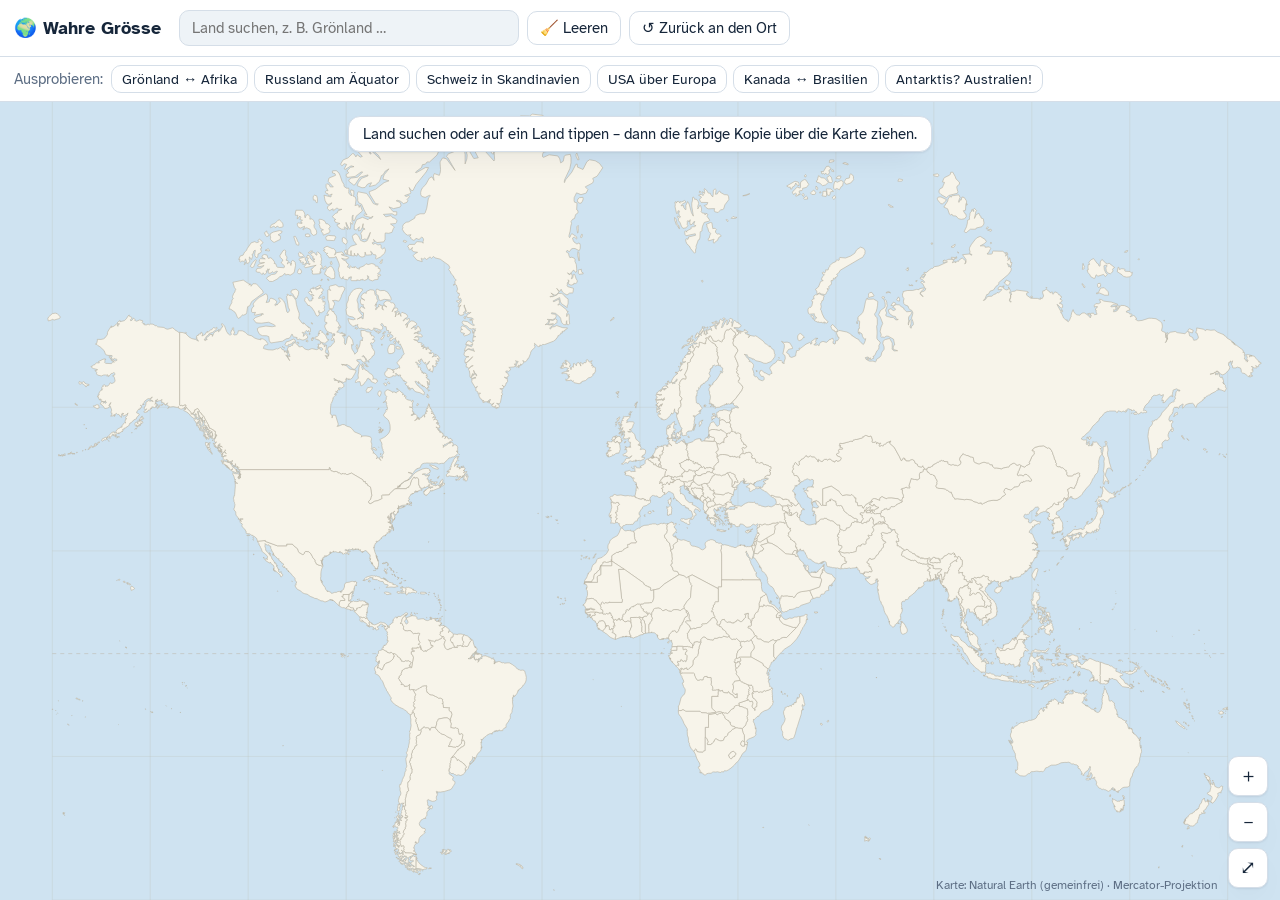
<file: wahre-groesse/index.html>
<!doctype html>
<html lang="de">
<head>
<meta charset="utf-8">
<meta name="viewport" content="width=device-width, initial-scale=1">
<title>Wahre Grösse</title>
<link rel="stylesheet" href="../assets/vendor/fonts/schriften.css">
<!--
  🌍 Wahre Grösse (Geografie) — Helfenberger's Library
  Weltkarte in Mercator-Projektion. Länder lassen sich als farbige Kopie über die Karte ziehen: Die Form wird auf der
  Kugel verschoben (erst entlang des Äquators, dann entlang des Meridians) und neu projiziert. So sieht man, wie Mercator
  Länder zum Pol hin aufbläht (Grönland neben Afrika, Russland am Äquator, die Schweiz in Skandinavien …).
  Daten: laender.json aus Natural Earth 1:50m (gemeinfrei, via world-atlas) mit deutschen Namen (i18n-iso-countries, MIT),
  Fläche je Land auf der Kugel berechnet. Kein Firestore, kein localStorage nötig.
-->
<style>
  :root{
    --bg:#EEF3F7; --surface:#FFFFFF; --border:#D5DEE8; --text:#16263A; --muted:#5D6E84;
    --meer:#CFE3F1; --land:#F7F4EA; --grenze:#B7B0A0; --akzent:#1F7A8C; --akzent-soft:#DCEFF2;
    --shadow:0 1px 2px rgba(20,30,50,.08), 0 12px 28px -16px rgba(20,30,50,.35);
    color-scheme: light;
  }
  @media (prefers-color-scheme: dark){
    :root:not([data-theme="light"]){
      --bg:#111823; --surface:#1A2333; --border:#2C3A50; --text:#E8EEF6; --muted:#9AAAC0;
      --meer:#16283C; --land:#2A3446; --grenze:#46536A; --akzent:#4FB3C6; --akzent-soft:#173843; color-scheme: dark;
    }
  }
  :root[data-theme="dark"]{
    --bg:#111823; --surface:#1A2333; --border:#2C3A50; --text:#E8EEF6; --muted:#9AAAC0;
    --meer:#16283C; --land:#2A3446; --grenze:#46536A; --akzent:#4FB3C6; --akzent-soft:#173843; color-scheme: dark;
  }
  *{box-sizing:border-box;}
  html,body{height:100%;margin:0;}
  body{background:var(--bg);color:var(--text);font-family:'Atkinson Hyperlegible',-apple-system,BlinkMacSystemFont,sans-serif;font-size:15px;display:flex;flex-direction:column;overflow:hidden;}
  button,input{font:inherit;color:inherit;}
  header{display:flex;flex-wrap:wrap;gap:8px;align-items:center;padding:10px 14px;background:var(--surface);border-bottom:1px solid var(--border);}
  h1{font-size:1.15rem;margin:0 10px 0 0;white-space:nowrap;}
  .suche{position:relative;flex:1 1 220px;max-width:340px;}
  .suche input{width:100%;padding:8px 12px;border:1px solid var(--border);border-radius:10px;background:var(--bg);}
  .treffer{position:absolute;left:0;right:0;top:calc(100% + 4px);background:var(--surface);border:1px solid var(--border);border-radius:10px;box-shadow:var(--shadow);max-height:300px;overflow:auto;z-index:5;display:none;}
  .treffer button{display:flex;justify-content:space-between;gap:8px;width:100%;text-align:left;border:0;background:none;padding:7px 12px;cursor:pointer;}
  .treffer button small{color:var(--muted);}
  .treffer button:hover,.treffer button.aktiv{background:var(--akzent-soft);}
  .btn{border:1px solid var(--border);background:var(--surface);border-radius:10px;padding:7px 12px;cursor:pointer;white-space:nowrap;}
  .btn:hover{border-color:var(--akzent);}
  .btn.primaer{background:var(--akzent);border-color:var(--akzent);color:#fff;}
  .ideen{display:flex;gap:6px;flex-wrap:wrap;align-items:center;padding:8px 14px;border-bottom:1px solid var(--border);background:var(--surface);font-size:.92rem;}
  .ideen span{color:var(--muted);margin-right:2px;}
  .ideen .btn{padding:4px 10px;font-size:.9rem;}
  main{flex:1;position:relative;min-height:0;}
  svg{position:absolute;inset:0;width:100%;height:100%;display:block;touch-action:none;user-select:none;-webkit-user-select:none;}
  .meer{fill:var(--meer);}
  .land{fill:var(--land);stroke:var(--grenze);stroke-width:.6;vector-effect:non-scaling-stroke;}
  .gitter{stroke:var(--grenze);stroke-opacity:.35;stroke-width:.6;vector-effect:non-scaling-stroke;fill:none;}
  .gitter.aequator{stroke-opacity:.8;stroke-dasharray:4 4;}
  .kopie path{fill-opacity:.62;stroke-width:1.4;vector-effect:non-scaling-stroke;cursor:grab;fill-rule:evenodd;}
  .kopie.zieht path{cursor:grabbing;fill-opacity:.75;}
  .kopie .original{fill:none;stroke-dasharray:3 3;stroke-width:1.2;cursor:default;pointer-events:none;fill-opacity:0;}
  .etikett{pointer-events:none;font-weight:700;paint-order:stroke;stroke:var(--surface);stroke-width:3.5px;stroke-linejoin:round;fill:var(--text);}
  .etikett tspan.klein{font-weight:400;}
  .zoom{position:absolute;right:12px;bottom:12px;display:flex;flex-direction:column;gap:6px;}
  .zoom .btn{width:40px;height:40px;padding:0;font-size:1.2rem;box-shadow:var(--shadow);}
  .liste{position:absolute;left:12px;bottom:12px;display:flex;flex-direction:column;gap:6px;max-width:min(360px,calc(100% - 80px));}
  .chip{display:flex;align-items:center;gap:8px;background:var(--surface);border:1px solid var(--border);border-radius:12px;padding:6px 8px 6px 10px;box-shadow:var(--shadow);font-size:.9rem;}
  .chip i{width:14px;height:14px;border-radius:4px;flex:none;}
  .chip b{font-weight:700;}
  .chip small{color:var(--muted);}
  .chip button{border:0;background:none;cursor:pointer;padding:2px 6px;border-radius:6px;color:var(--muted);}
  .chip button:hover{background:var(--akzent-soft);color:var(--text);}
  .hilfe{position:absolute;left:50%;top:14px;transform:translateX(-50%);background:var(--surface);border:1px solid var(--border);border-radius:12px;padding:8px 14px;box-shadow:var(--shadow);font-size:.92rem;max-width:calc(100% - 28px);text-align:center;pointer-events:none;transition:opacity .4s;}
  .quelle{position:absolute;right:62px;bottom:8px;font-size:.72rem;color:var(--muted);}
  @media (max-width:640px){ h1{font-size:1rem;} .ideen{display:none;} .quelle{display:none;} }
</style>
</head>
<body>
<header>
  <h1>🌍 Wahre Grösse</h1>
  <div class="suche">
    <input type="search" id="suche" placeholder="Land suchen, z. B. Grönland …" autocomplete="off" aria-label="Land suchen">
    <div class="treffer" id="treffer" role="listbox"></div>
  </div>
  <button class="btn" id="alleWeg" type="button" title="Alle verschobenen Länder entfernen">🧹 Leeren</button>
  <button class="btn" id="zurueck" type="button" title="Alle Länder an ihren echten Ort zurück">↺ Zurück an den Ort</button>
</header>
<div class="ideen" id="ideen"><span>Ausprobieren:</span></div>
<main id="main">
  <svg id="karte" aria-label="Weltkarte in Mercator-Projektion"></svg>
  <div class="hilfe" id="hilfe">Land suchen oder auf ein Land tippen – dann die farbige Kopie über die Karte ziehen.</div>
  <div class="liste" id="liste"></div>
  <div class="zoom">
    <button class="btn" id="zin" type="button" title="Hineinzoomen" aria-label="Hineinzoomen">＋</button>
    <button class="btn" id="zout" type="button" title="Herauszoomen" aria-label="Herauszoomen">－</button>
    <button class="btn" id="zfit" type="button" title="Ganze Welt" aria-label="Ganze Welt">⤢</button>
  </div>
  <div class="quelle">Karte: Natural Earth (gemeinfrei) · Mercator-Projektion</div>
</main>
<script>
(function(){
  'use strict';
  var NS = 'http://www.w3.org/2000/svg', RAD = Math.PI/180;
  var FARBEN = ['#E4572E','#2E86AB','#8E44AD','#F2A541','#3BB273','#D7263D','#1B998B','#C2185B'];
  var LAT_MAX = 84, LAT_MIN = -60;               // Kartenausschnitt (Antarktis passt nicht in Mercator)
  var W = 1000;                                   // Weltbreite in Kartenkoordinaten
  var svg = document.getElementById('karte'), main = document.getElementById('main');
  var gWelt, gKopien, laender = [], kopien = [], farbeNr = 0;
  var view = {x:0, y:0, w:W, h:0};               // viewBox

  function mercY(lat){ lat = Math.max(-85, Math.min(85, lat)); return Math.log(Math.tan(Math.PI/4 + lat*RAD/2)); }
  var Y_TOP = mercY(LAT_MAX), Y_BOT = mercY(LAT_MIN), H = (Y_TOP - Y_BOT) / (2*Math.PI) * W;
  function px(lon){ return (lon + 180) / 360 * W; }
  function py(lat){ return (Y_TOP - mercY(lat)) / (2*Math.PI) * W; }
  function lonAus(x){ return x / W * 360 - 180; }
  function latAus(y){ var m = Y_TOP - y / W * 2*Math.PI; return (2*Math.atan(Math.exp(m)) - Math.PI/2) / RAD; }
  function el(tag, attrs, parent){ var e = document.createElementNS(NS, tag); for(var k in attrs) e.setAttribute(k, attrs[k]); if(parent) parent.appendChild(e); return e; }
  function fmt(n){ return Math.round(n).toLocaleString('de-CH'); }

  // ---------- Kugel-Geometrie ----------
  function vec(lon, lat){ var p = lat*RAD, l = lon*RAD; return [Math.cos(p)*Math.cos(l), Math.cos(p)*Math.sin(l), Math.sin(p)]; }
  function lonlat(v){ return [Math.atan2(v[1], v[0]) / RAD, Math.atan2(v[2], Math.hypot(v[0], v[1])) / RAD]; }
  function drehe(v, k, th){ // Rodrigues
    var c = Math.cos(th), s = Math.sin(th), d = k[0]*v[0] + k[1]*v[1] + k[2]*v[2];
    return [v[0]*c + (k[1]*v[2] - k[2]*v[1])*s + k[0]*d*(1-c),
            v[1]*c + (k[2]*v[0] - k[0]*v[2])*s + k[1]*d*(1-c),
            v[2]*c + (k[0]*v[1] - k[1]*v[0])*s + k[2]*d*(1-c)];
  }
  // Mittelpunkt: flächengewichteter Schwerpunkt des grössten Rings (auf der Kugel gemittelt)
  function mitte(land){
    var best = null, bestN = -1;
    land.ringe.forEach(function(r){ if(r.length > bestN){ bestN = r.length; best = r; } });
    var s = [0,0,0];
    for(var i = 0; i < best.length; i += 2){ var v = vec(best[i], best[i+1]); s[0]+=v[0]; s[1]+=v[1]; s[2]+=v[2]; }
    var ll = lonlat(s);
    // Länge in den Bereich der Ring-Längen holen (Ringe sind stetig, können über 180° hinausgehen)
    while(ll[0] < best[0] - 180) ll[0] += 360; while(ll[0] > best[0] + 180) ll[0] -= 360;
    return ll;
  }
  // Ring verschieben: erst um die Erdachse (Längendifferenz), dann entlang des Ziel-Meridians (Breitendifferenz).
  function verschiebe(ring, von, nach){
    var dl = (nach[0] - von[0]) * RAD, dp = (nach[1] - von[1]) * RAD;
    var lt = nach[0] * RAD, ost = [-Math.sin(lt), Math.cos(lt), 0];
    var out = new Array(ring.length), prev = null;
    for(var i = 0; i < ring.length; i += 2){
      var v = vec(ring[i], ring[i+1]);
      v = drehe(v, [0,0,1], dl);
      v = drehe(v, ost, -dp);
      var ll = lonlat(v);
      // stetig halten, nahe am Ziel
      if(prev === null){ while(ll[0] < nach[0] - 180) ll[0] += 360; while(ll[0] > nach[0] + 180) ll[0] -= 360; }
      else { while(ll[0] - prev > 180) ll[0] -= 360; while(ll[0] - prev < -180) ll[0] += 360; }
      prev = ll[0];
      out[i] = ll[0]; out[i+1] = ll[1];
    }
    return out;
  }
  function pfad(ringe){
    var d = '';
    ringe.forEach(function(r){
      for(var i = 0; i < r.length; i += 2) d += (i ? 'L' : 'M') + px(r[i]).toFixed(1) + ' ' + py(r[i+1]).toFixed(1);
      d += 'Z';
    });
    return d;
  }
  function sec2(lat){ var c = Math.cos(lat*RAD); return 1 / (c*c); }

  // ---------- Karte zeichnen ----------
  function grundkarte(){
    svg.innerHTML = '';
    el('rect', {class:'meer', x:-W, y:-50, width:3*W, height:H+100}, svg);
    gWelt = el('g', {}, svg);
    var gGit = el('g', {}, gWelt);
    for(var lon = -180; lon <= 180; lon += 30) el('line', {class:'gitter', x1:px(lon), x2:px(lon), y1:0, y2:H}, gGit);
    [-60,-30,30,60].forEach(function(lat){ el('line', {class:'gitter', x1:0, x2:W, y1:py(lat), y2:py(lat)}, gGit); });
    el('line', {class:'gitter aequator', x1:0, x2:W, y1:py(0), y2:py(0)}, gGit);
    laender.forEach(function(l){
      var p = el('path', {class:'land', d:l.d}, gWelt);
      p.addEventListener('click', function(){ if(!gezogen) neueKopie(l); });
      var t = el('title', {}, p); t.textContent = l.n;
    });
    gKopien = el('g', {}, svg);
    kopien.forEach(function(k){ k.g = null; zeichneKopie(k); });
  }
  function setView(){
    var r = main.getBoundingClientRect();
    view.h = view.w * r.height / Math.max(1, r.width);
    svg.setAttribute('viewBox', view.x + ' ' + view.y + ' ' + view.w + ' ' + view.h);
  }
  function einpassen(){
    var r = main.getBoundingClientRect(), asp = r.height / Math.max(1, r.width);
    if(H / W > asp){ view.h = H; view.w = H / asp; } else { view.w = W; view.h = W * asp; }
    view.x = (W - view.w) / 2; view.y = (H - view.h) / 2;
    setView();
  }
  function zoom(f, cx, cy){
    var nw = Math.max(40, Math.min(W * 1.6, view.w * f));
    if(cx === undefined){ cx = view.x + view.w/2; cy = view.y + view.h/2; }
    var r = nw / view.w;
    view.x = cx - (cx - view.x) * r; view.y = cy - (cy - view.y) * r; view.w = nw;
    setView();
  }

  // ---------- Kopien ----------
  function neueKopie(l, ziel){
    var k = {land:l, farbe:FARBEN[farbeNr++ % FARBEN.length], von:mitte(l)};
    k.nach = ziel ? ziel.slice() : k.von.slice();
    kopien.push(k);
    zeichneKopie(k); liste();
    document.getElementById('hilfe').style.opacity = 0;
    return k;
  }
  function zeichneKopie(k){
    if(!k.g){
      k.g = el('g', {class:'kopie'}, gKopien);
      k.orig = el('path', {class:'original', d:k.land.d, stroke:k.farbe}, k.g);
      k.pfad = el('path', {fill:k.farbe, stroke:k.farbe}, k.g);
      k.text = el('text', {class:'etikett', 'text-anchor':'middle'}, k.g);
      k.t1 = el('tspan', {}, k.text); k.t2 = el('tspan', {class:'klein'}, k.text);
      k.pfad.addEventListener('pointerdown', function(e){ ziehStart(e, k); });
    }
    var ringe = k.land.ringe.map(function(r){ return verschiebe(r, k.von, k.nach); });
    k.pfad.setAttribute('d', pfad(ringe));
    var fs = Math.max(6, view.w / 70), x = px(k.nach[0]), y = py(k.nach[1]);
    try{ var bb = k.pfad.getBBox(); x = bb.x + bb.width / 2; y = bb.y + bb.height + fs * 1.1; }catch(e){}
    k.text.setAttribute('x', x); k.text.setAttribute('y', y); k.text.setAttribute('font-size', fs);
    k.t1.textContent = k.land.n;
    var f = sec2(k.nach[1]);
    k.t2.setAttribute('x', x); k.t2.setAttribute('dy', fs * 1.15); k.t2.setAttribute('font-size', fs * .8);
    k.t2.textContent = fmt(k.land.km) + ' km² · hier ' + (f < 1.05 ? 'fast unverzerrt' : f.toFixed(1).replace('.', ',') + '× zu gross');
  }
  function entfernen(k){ if(k.g) k.g.remove(); kopien = kopien.filter(function(x){ return x !== k; }); liste(); }
  function liste(){
    var box = document.getElementById('liste'); box.innerHTML = '';
    kopien.forEach(function(k){
      var c = document.createElement('div'); c.className = 'chip';
      var fo = sec2(k.von[1]);
      c.innerHTML = '<i style="background:' + k.farbe + '"></i><span><b></b> <small></small></span><button type="button" title="Entfernen" aria-label="Entfernen">✕</button>';
      c.querySelector('b').textContent = k.land.n;
      c.querySelector('small').textContent = fmt(k.land.km) + ' km² · am echten Ort ' + (fo < 1.05 ? 'kaum verzerrt' : fo.toFixed(1).replace('.', ',') + '× zu gross');
      c.querySelector('button').addEventListener('click', function(){ entfernen(k); });
      box.appendChild(c);
    });
  }

  // ---------- Ziehen (Kopie) und Verschieben (Karte) ----------
  var zug = null, gezogen = false, zeiger = {};
  function svgPunkt(e){ var r = svg.getBoundingClientRect(); return [view.x + (e.clientX - r.left) / r.width * view.w, view.y + (e.clientY - r.top) / r.height * view.h]; }
  function ziehStart(e, k){
    e.stopPropagation(); e.preventDefault();
    var p = svgPunkt(e);
    zug = {art:'kopie', k:k, dx:px(k.nach[0]) - p[0], dy:py(k.nach[1]) - p[1], id:e.pointerId};
    k.g.classList.add('zieht'); gKopien.appendChild(k.g);
    svg.setPointerCapture(e.pointerId);
  }
  svg.addEventListener('pointerdown', function(e){
    zeiger[e.pointerId] = [e.clientX, e.clientY];
    if(zug && zug.art === 'kopie') return;
    var ids = Object.keys(zeiger);
    if(ids.length === 2){ var a = zeiger[ids[0]], b = zeiger[ids[1]]; zug = {art:'pinch', d:Math.hypot(a[0]-b[0], a[1]-b[1])}; return; }
    gezogen = false;
    zug = {art:'karte', sx:e.clientX, sy:e.clientY, vx:view.x, vy:view.y, id:e.pointerId};
    svg.setPointerCapture(e.pointerId);
  });
  svg.addEventListener('pointermove', function(e){
    if(zeiger[e.pointerId]) zeiger[e.pointerId] = [e.clientX, e.clientY];
    if(!zug) return;
    if(zug.art === 'kopie'){
      var p = svgPunkt(e), x = p[0] + zug.dx, y = Math.max(py(80), Math.min(py(-75), p[1] + zug.dy));
      zug.k.nach = [lonAus(x), latAus(y)];
      zeichneKopie(zug.k);
    } else if(zug.art === 'karte'){
      var r = svg.getBoundingClientRect();
      if(Math.abs(e.clientX - zug.sx) + Math.abs(e.clientY - zug.sy) > 4) gezogen = true;
      view.x = zug.vx - (e.clientX - zug.sx) / r.width * view.w;
      view.y = zug.vy - (e.clientY - zug.sy) / r.height * view.h;
      setView();
    } else if(zug.art === 'pinch'){
      var ids = Object.keys(zeiger); if(ids.length < 2) return;
      var a = zeiger[ids[0]], b = zeiger[ids[1]], d = Math.hypot(a[0]-b[0], a[1]-b[1]);
      var rr = svg.getBoundingClientRect(), cx = view.x + ((a[0]+b[0])/2 - rr.left) / rr.width * view.w, cy = view.y + ((a[1]+b[1])/2 - rr.top) / rr.height * view.h;
      zoom(zug.d / d, cx, cy); zug.d = d; gezogen = true;
    }
  });
  function ziehEnde(e){
    delete zeiger[e.pointerId];
    if(zug && zug.art === 'kopie'){ zug.k.g.classList.remove('zieht'); kopien.forEach(zeichneKopie); }
    zug = null;
    setTimeout(function(){ gezogen = false; }, 0);
  }
  svg.addEventListener('pointerup', ziehEnde);
  svg.addEventListener('pointercancel', ziehEnde);
  svg.addEventListener('wheel', function(e){ e.preventDefault(); var p = svgPunkt(e); zoom(Math.exp(e.deltaY * 0.0015), p[0], p[1]); kopien.forEach(zeichneKopie); }, {passive:false});
  document.getElementById('zin').onclick = function(){ zoom(1/1.4); kopien.forEach(zeichneKopie); };
  document.getElementById('zout').onclick = function(){ zoom(1.4); kopien.forEach(zeichneKopie); };
  document.getElementById('zfit').onclick = function(){ einpassen(); kopien.forEach(zeichneKopie); };
  document.getElementById('alleWeg').onclick = function(){ kopien.slice().forEach(entfernen); };
  document.getElementById('zurueck').onclick = function(){ kopien.forEach(function(k){ k.nach = k.von.slice(); zeichneKopie(k); }); };

  // ---------- Suche ----------
  var suche = document.getElementById('suche'), treffer = document.getElementById('treffer'), aktiv = 0, liste_ = [];
  function norm(s){ return s.toLowerCase().normalize('NFD').replace(/[̀-ͯ]/g, ''); }
  function zeigeTreffer(){
    var q = norm(suche.value.trim());
    liste_ = q ? laender.filter(function(l){ return norm(l.n).indexOf(q) >= 0; }).sort(function(a, b){ return (norm(a.n).indexOf(q) === 0 ? 0 : 1) - (norm(b.n).indexOf(q) === 0 ? 0 : 1); }).slice(0, 12) : [];
    aktiv = 0;
    treffer.innerHTML = '';
    liste_.forEach(function(l, i){
      var b = document.createElement('button'); b.type = 'button'; if(i === aktiv) b.className = 'aktiv';
      b.innerHTML = '<span></span><small></small>';
      b.firstChild.textContent = l.n; b.lastChild.textContent = fmt(l.km) + ' km²';
      b.addEventListener('mousedown', function(e){ e.preventDefault(); waehle(l); });
      treffer.appendChild(b);
    });
    treffer.style.display = liste_.length ? 'block' : 'none';
  }
  function waehle(l){ neueKopie(l); suche.value = ''; treffer.style.display = 'none'; suche.blur(); }
  suche.addEventListener('input', zeigeTreffer);
  suche.addEventListener('blur', function(){ treffer.style.display = 'none'; });
  suche.addEventListener('keydown', function(e){
    if(e.key === 'ArrowDown' || e.key === 'ArrowUp'){ e.preventDefault(); aktiv = (aktiv + (e.key === 'ArrowDown' ? 1 : -1) + liste_.length) % Math.max(1, liste_.length); [].forEach.call(treffer.children, function(b, i){ b.className = i === aktiv ? 'aktiv' : ''; }); }
    if(e.key === 'Enter' && liste_[aktiv]){ e.preventDefault(); waehle(liste_[aktiv]); }
    if(e.key === 'Escape'){ suche.value = ''; zeigeTreffer(); }
  });

  // ---------- Ideen ----------
  var IDEEN = [
    {t:'Grönland ↔ Afrika', a:[['Grönland',[20,2]]]},
    {t:'Russland am Äquator', a:[['Russland',[95,2]]]},
    {t:'Schweiz in Skandinavien', a:[['Schweiz',[20,66]]]},
    {t:'USA über Europa', a:[['USA',[12,50]]]},
    {t:'Kanada ↔ Brasilien', a:[['Kanada',[-55,-10]]]},
    {t:'Antarktis? Australien!', a:[['Australien',[20,-5]]]}
  ];
  function ideenBauen(){
    var box = document.getElementById('ideen');
    IDEEN.forEach(function(idee){
      var b = document.createElement('button'); b.type = 'button'; b.className = 'btn'; b.textContent = idee.t;
      b.addEventListener('click', function(){
        kopien.slice().forEach(entfernen);
        idee.a.forEach(function(z){ var l = laender.find(function(x){ return x.n === z[0]; }); if(l) neueKopie(l, z[1]); });
        einpassen(); kopien.forEach(zeichneKopie);
      });
      box.appendChild(b);
    });
  }

  // ---------- Start ----------
  fetch('laender.json').then(function(r){ return r.json(); }).then(function(daten){
    laender = daten.map(function(x){
      var ringe = x.r.map(function(r){ return r.map(function(v){ return v / 100; }); });
      var l = {n:x.n, a:x.a, km:x.km, ringe:ringe};
      l.d = pfad(ringe);
      return l;
    });
    einpassen(); grundkarte(); ideenBauen();
    var q = new URLSearchParams(location.search).get('land');
    if(q){ var l = laender.find(function(x){ return x.a === q || x.n === q; }); if(l) neueKopie(l); }
  }).catch(function(){ document.getElementById('hilfe').textContent = 'Die Karte konnte nicht geladen werden.'; });
  var rt; window.addEventListener('resize', function(){ clearTimeout(rt); rt = setTimeout(function(){ setView(); kopien.forEach(zeichneKopie); }, 100); });
})();
</script>
</body>
</html>
</file>
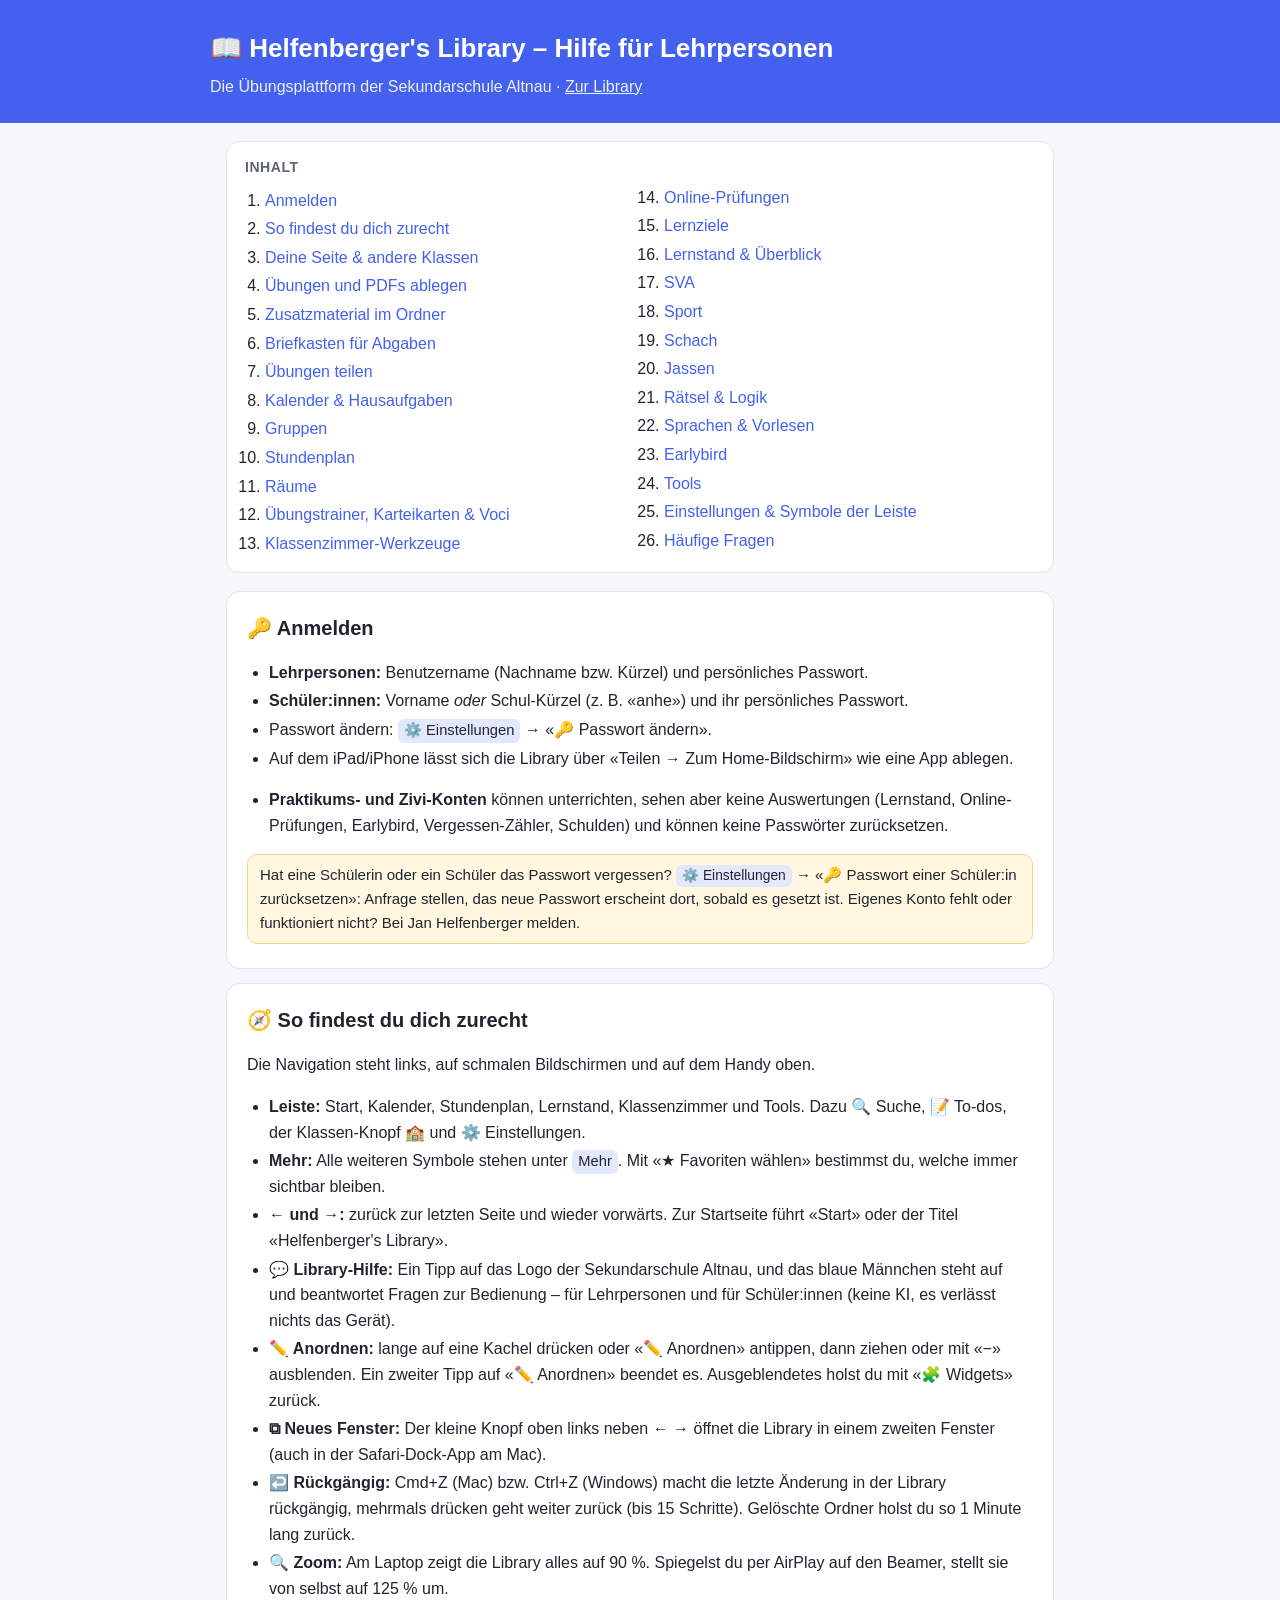
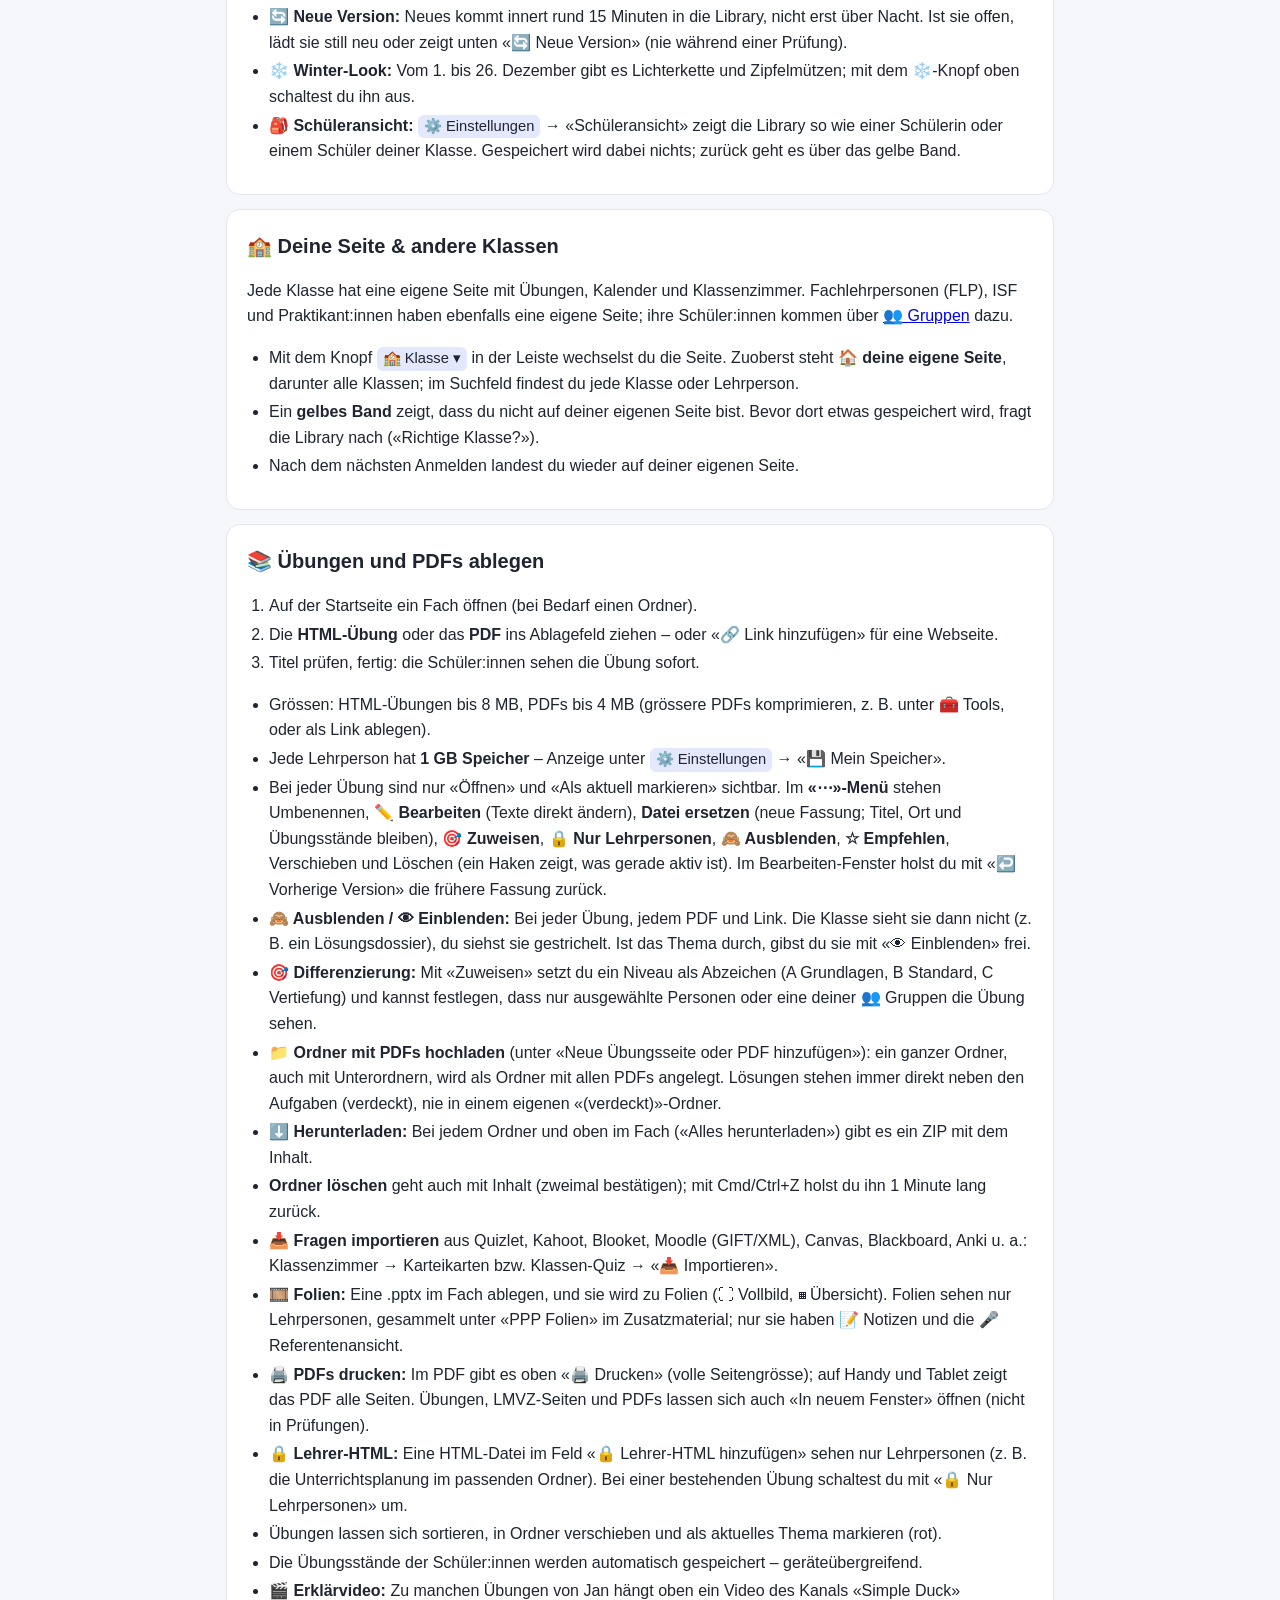
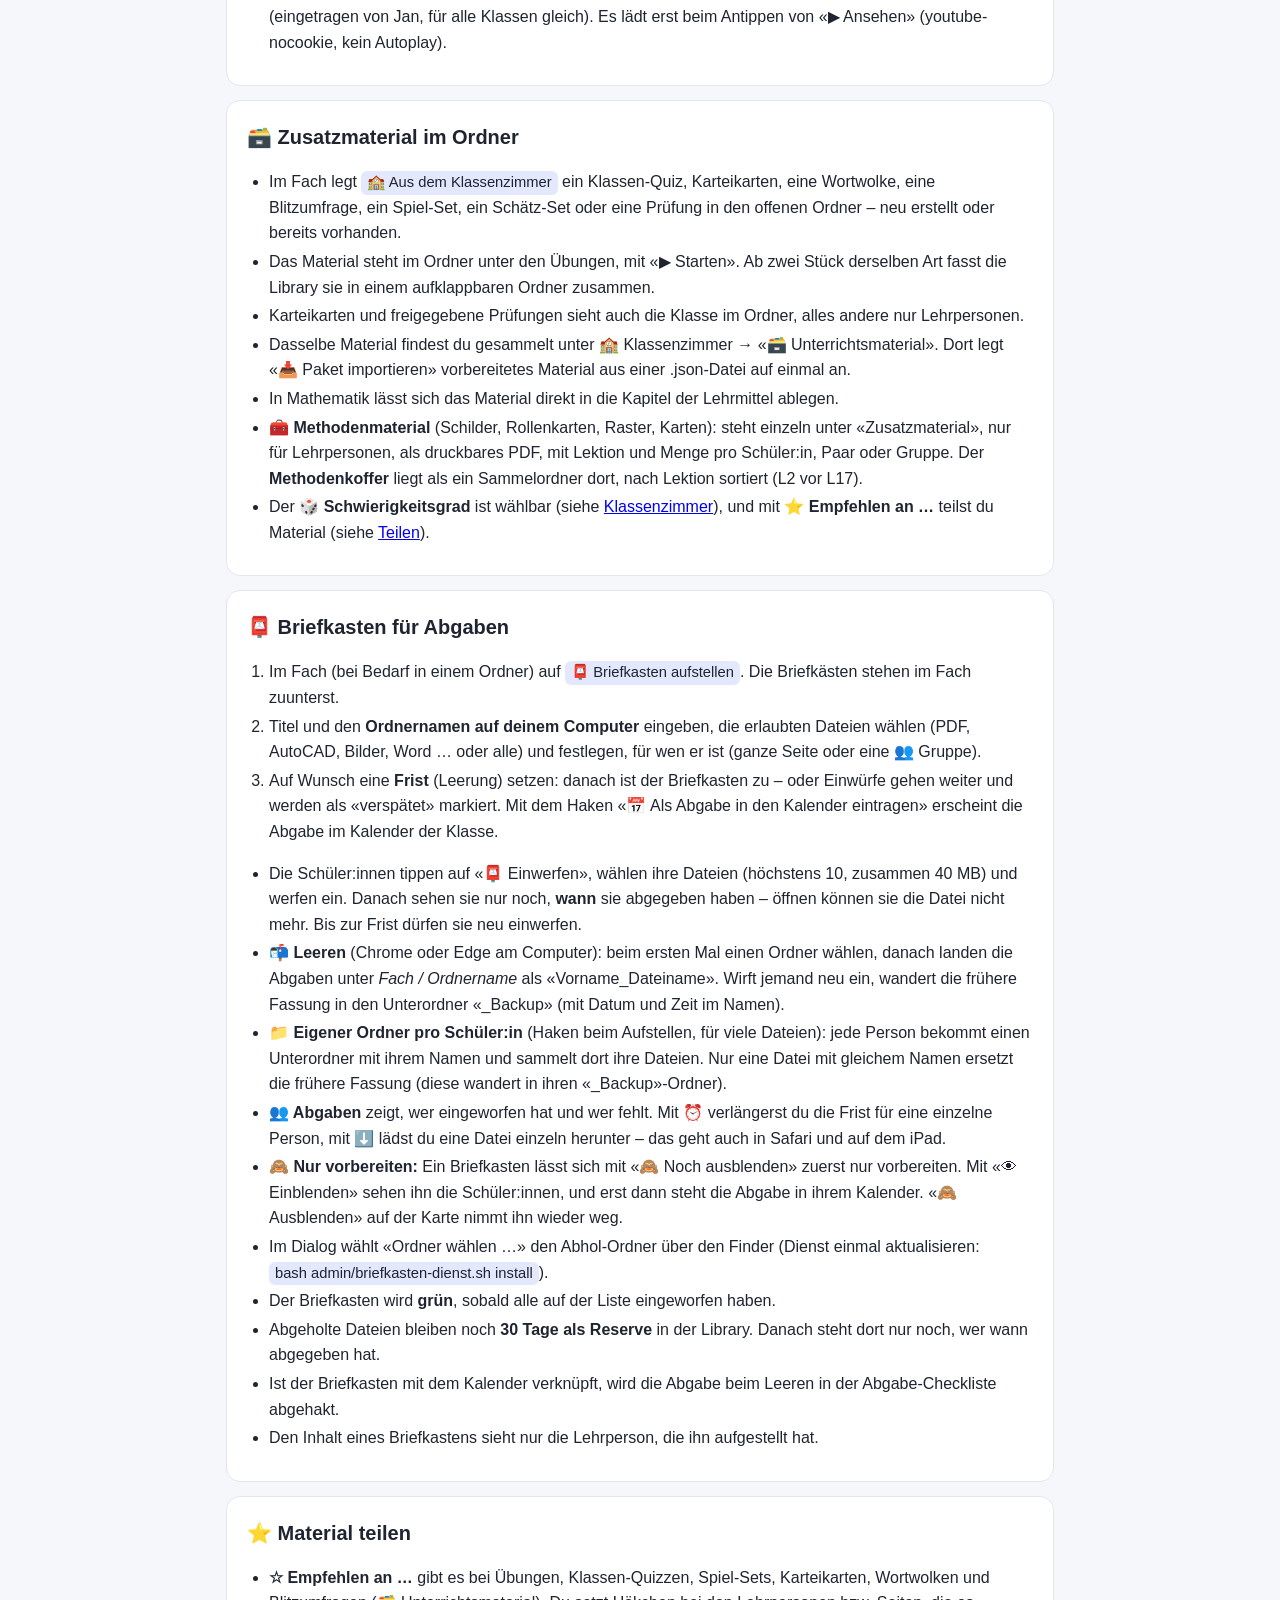
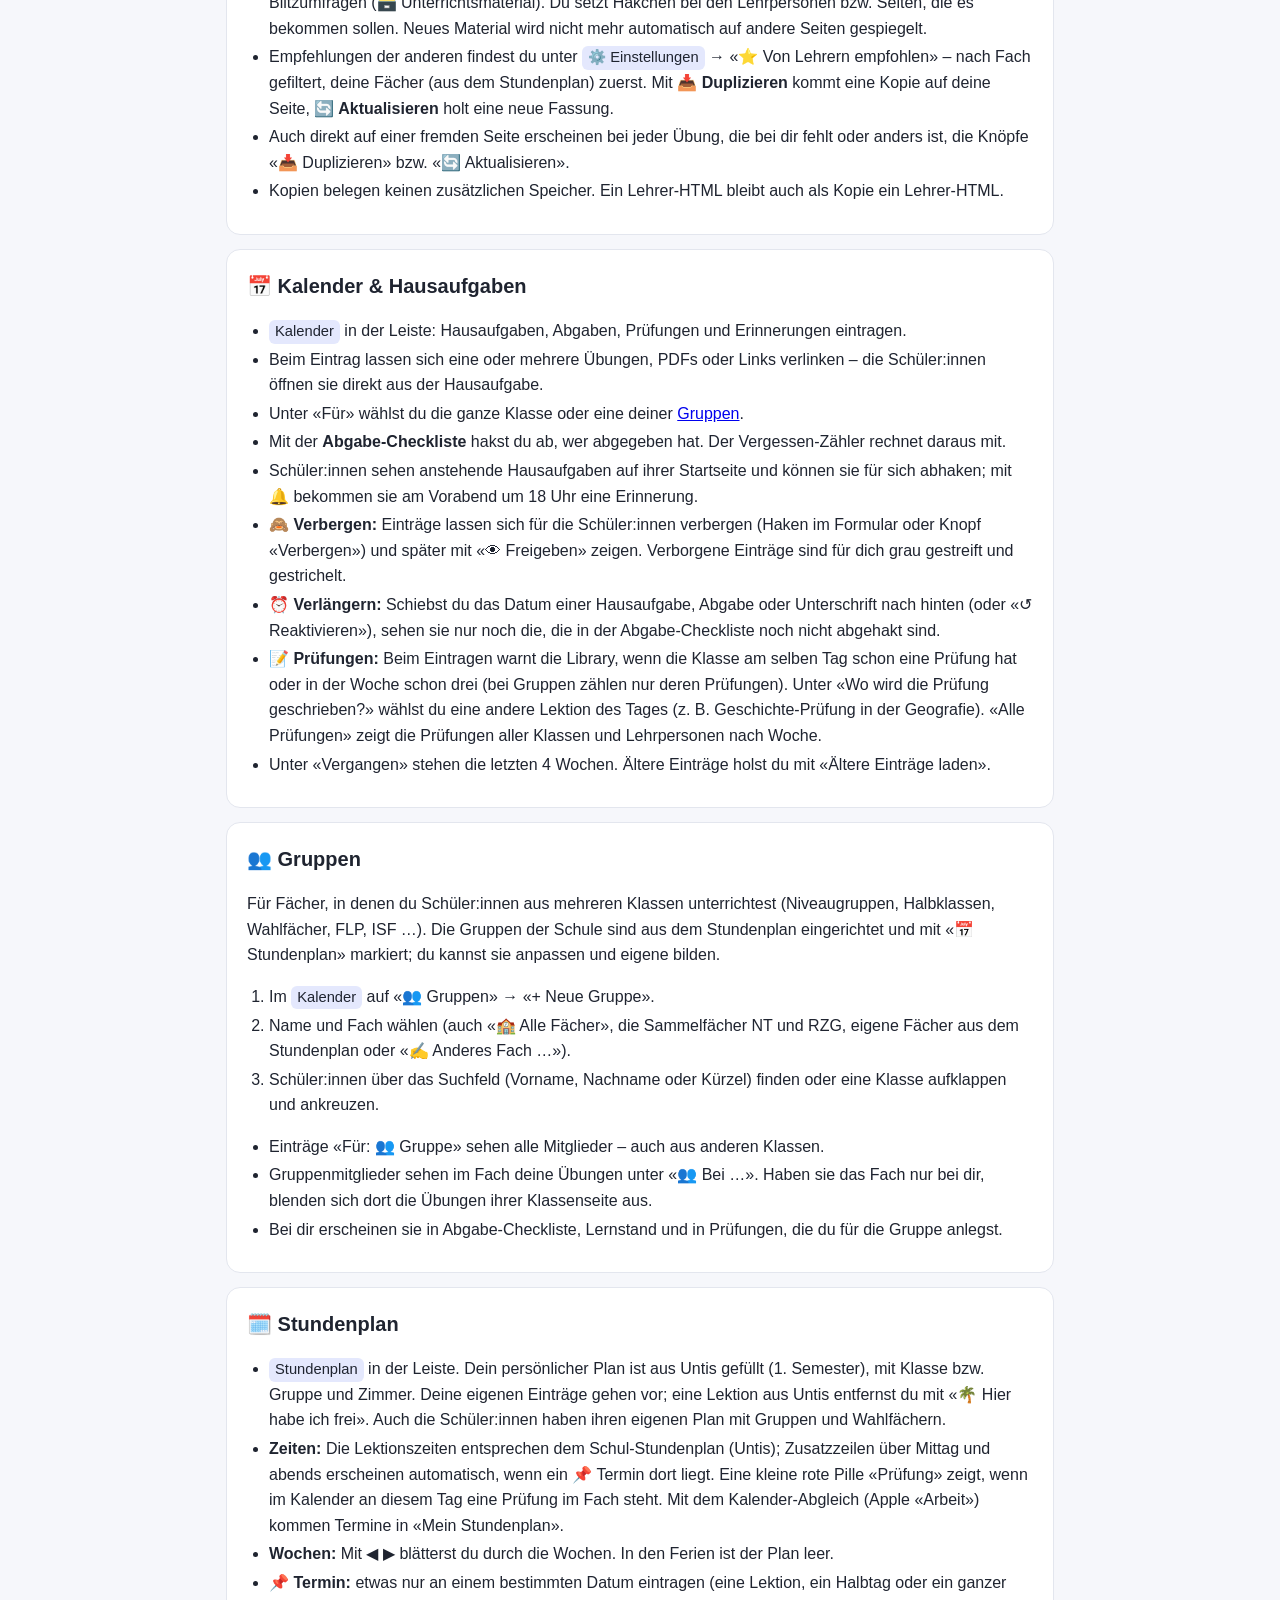
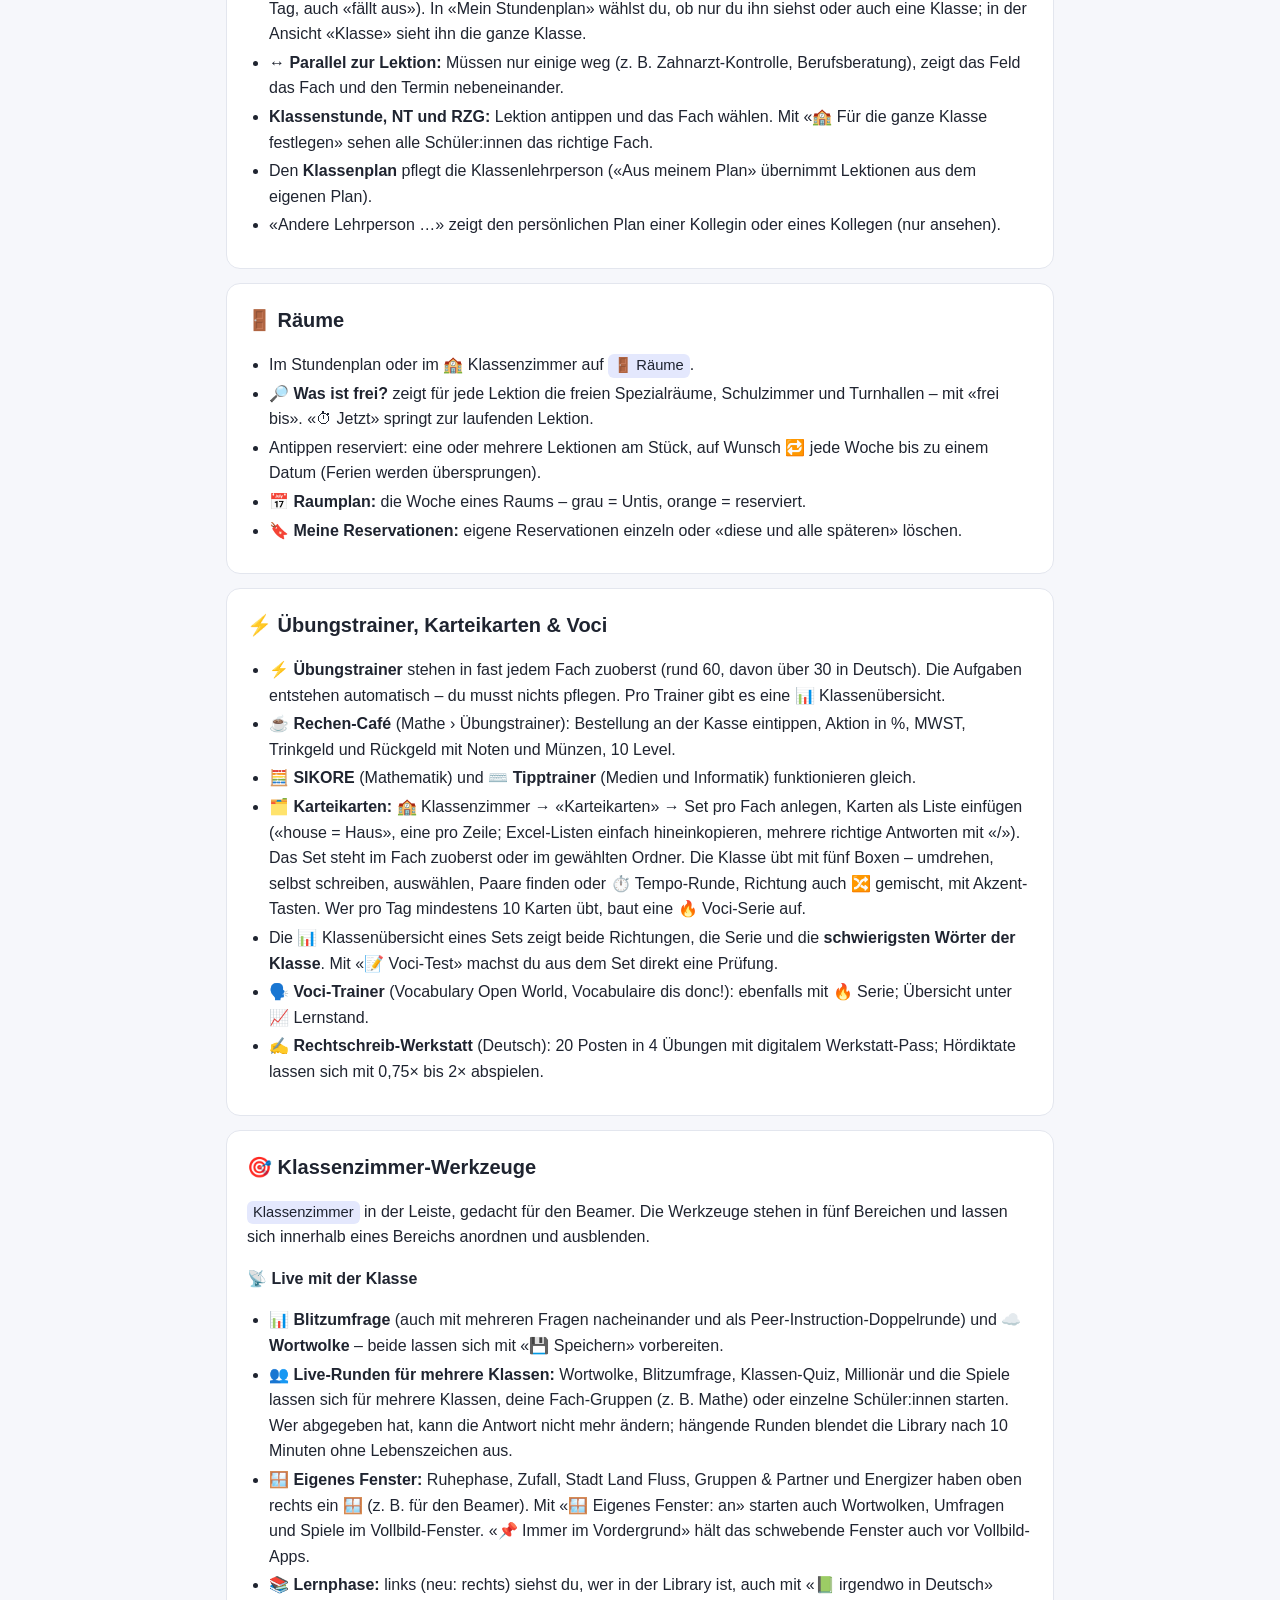
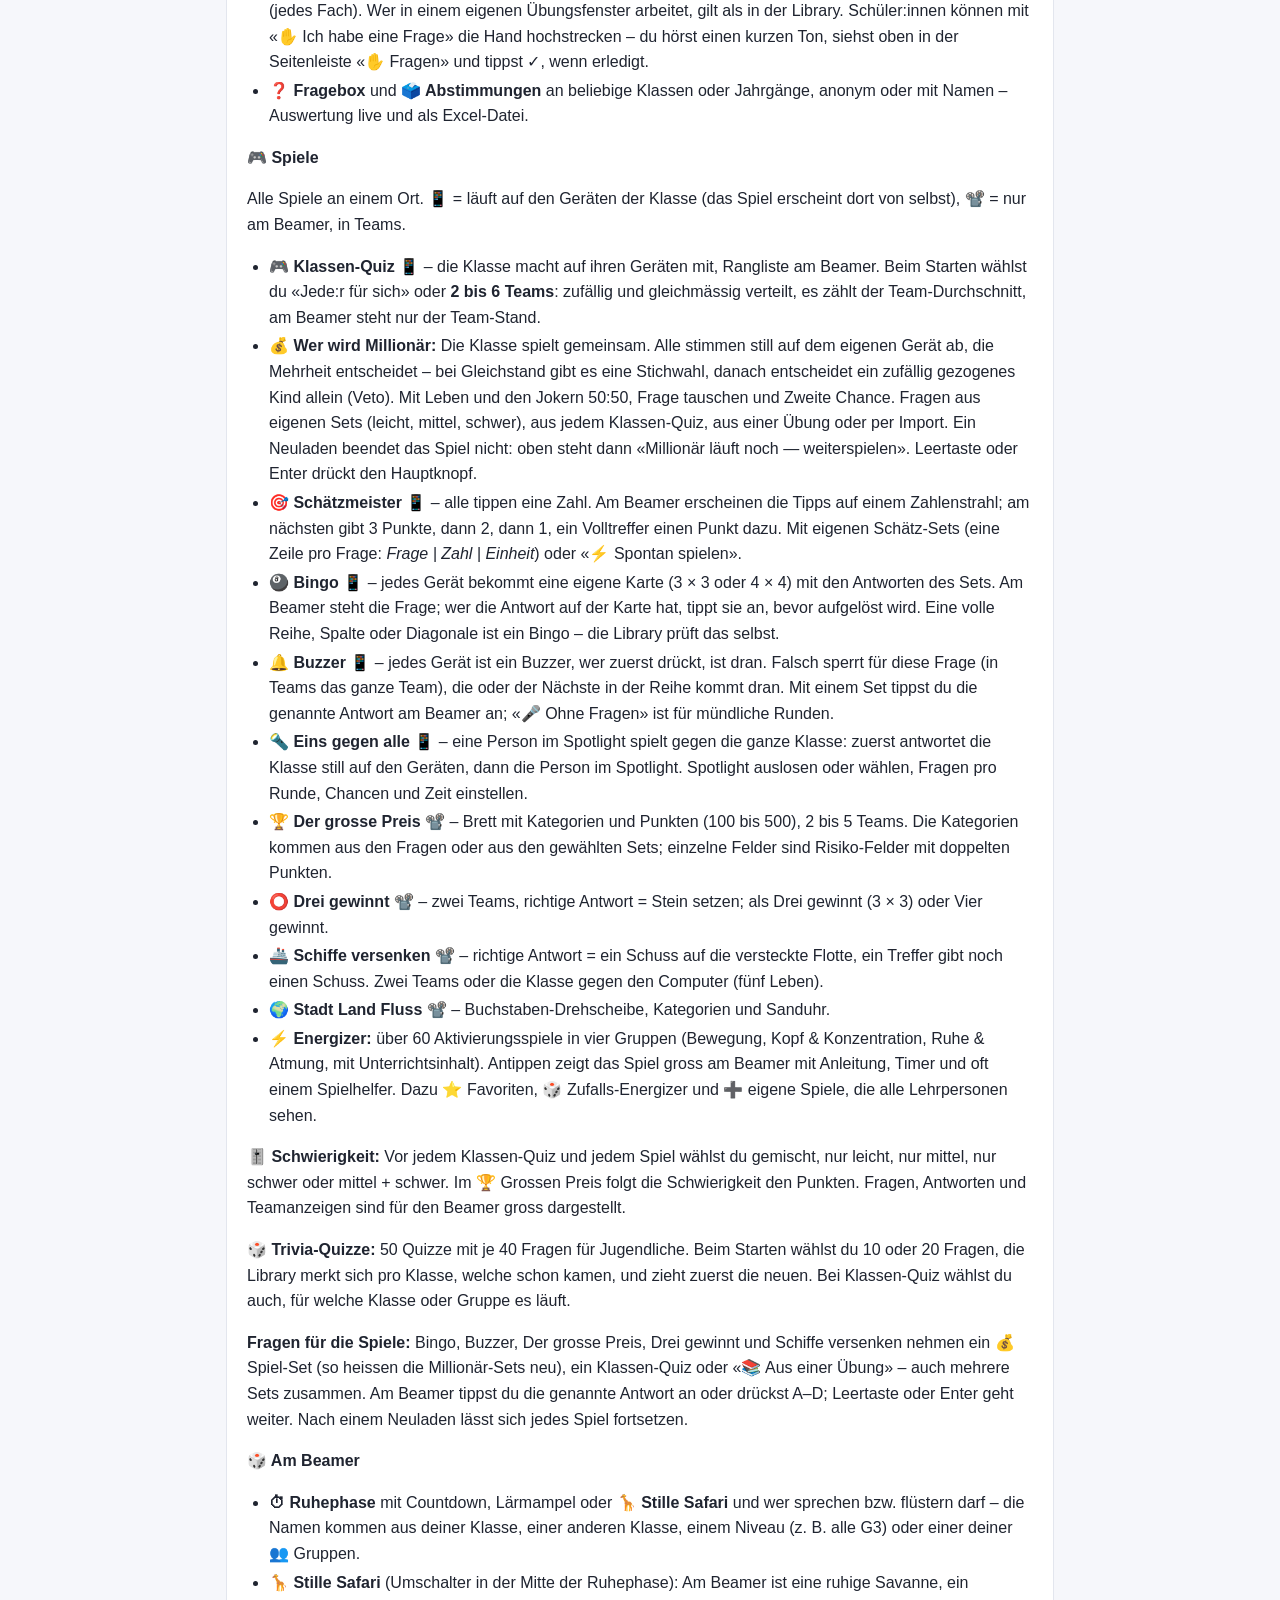
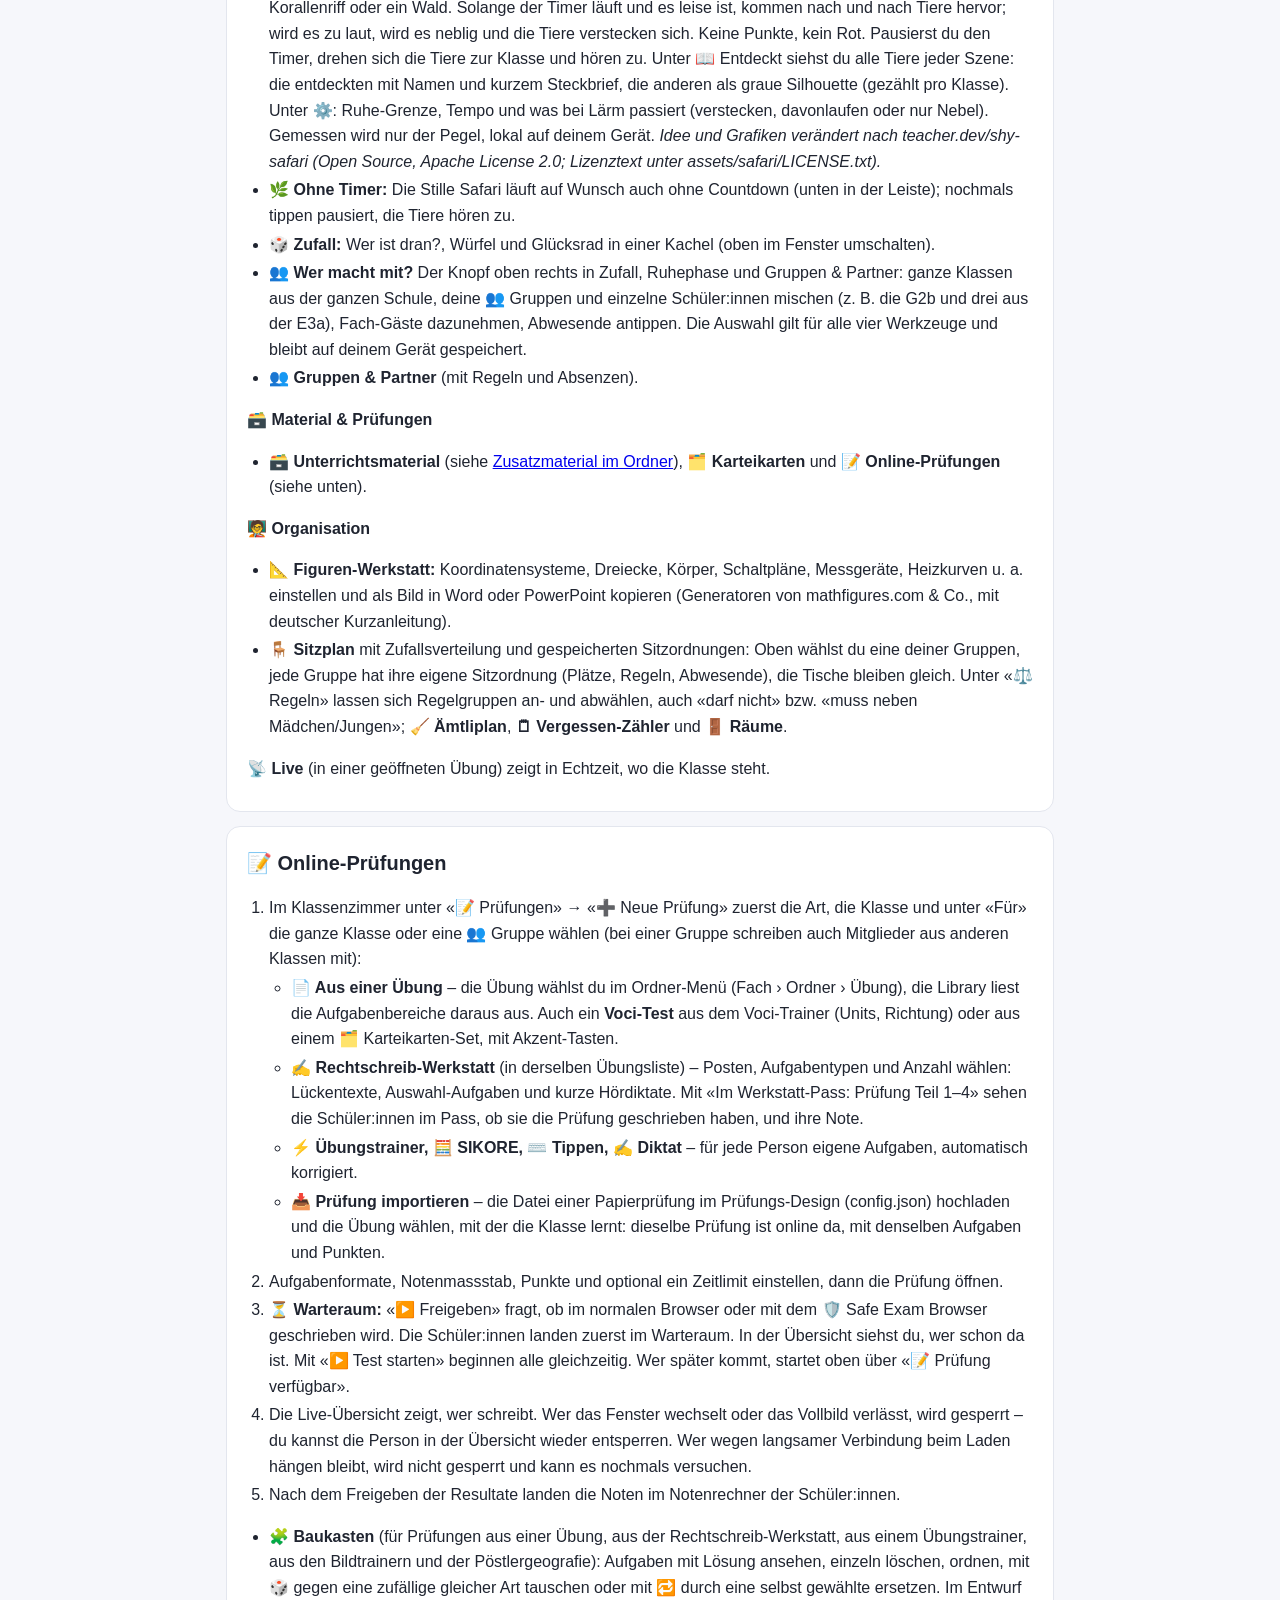
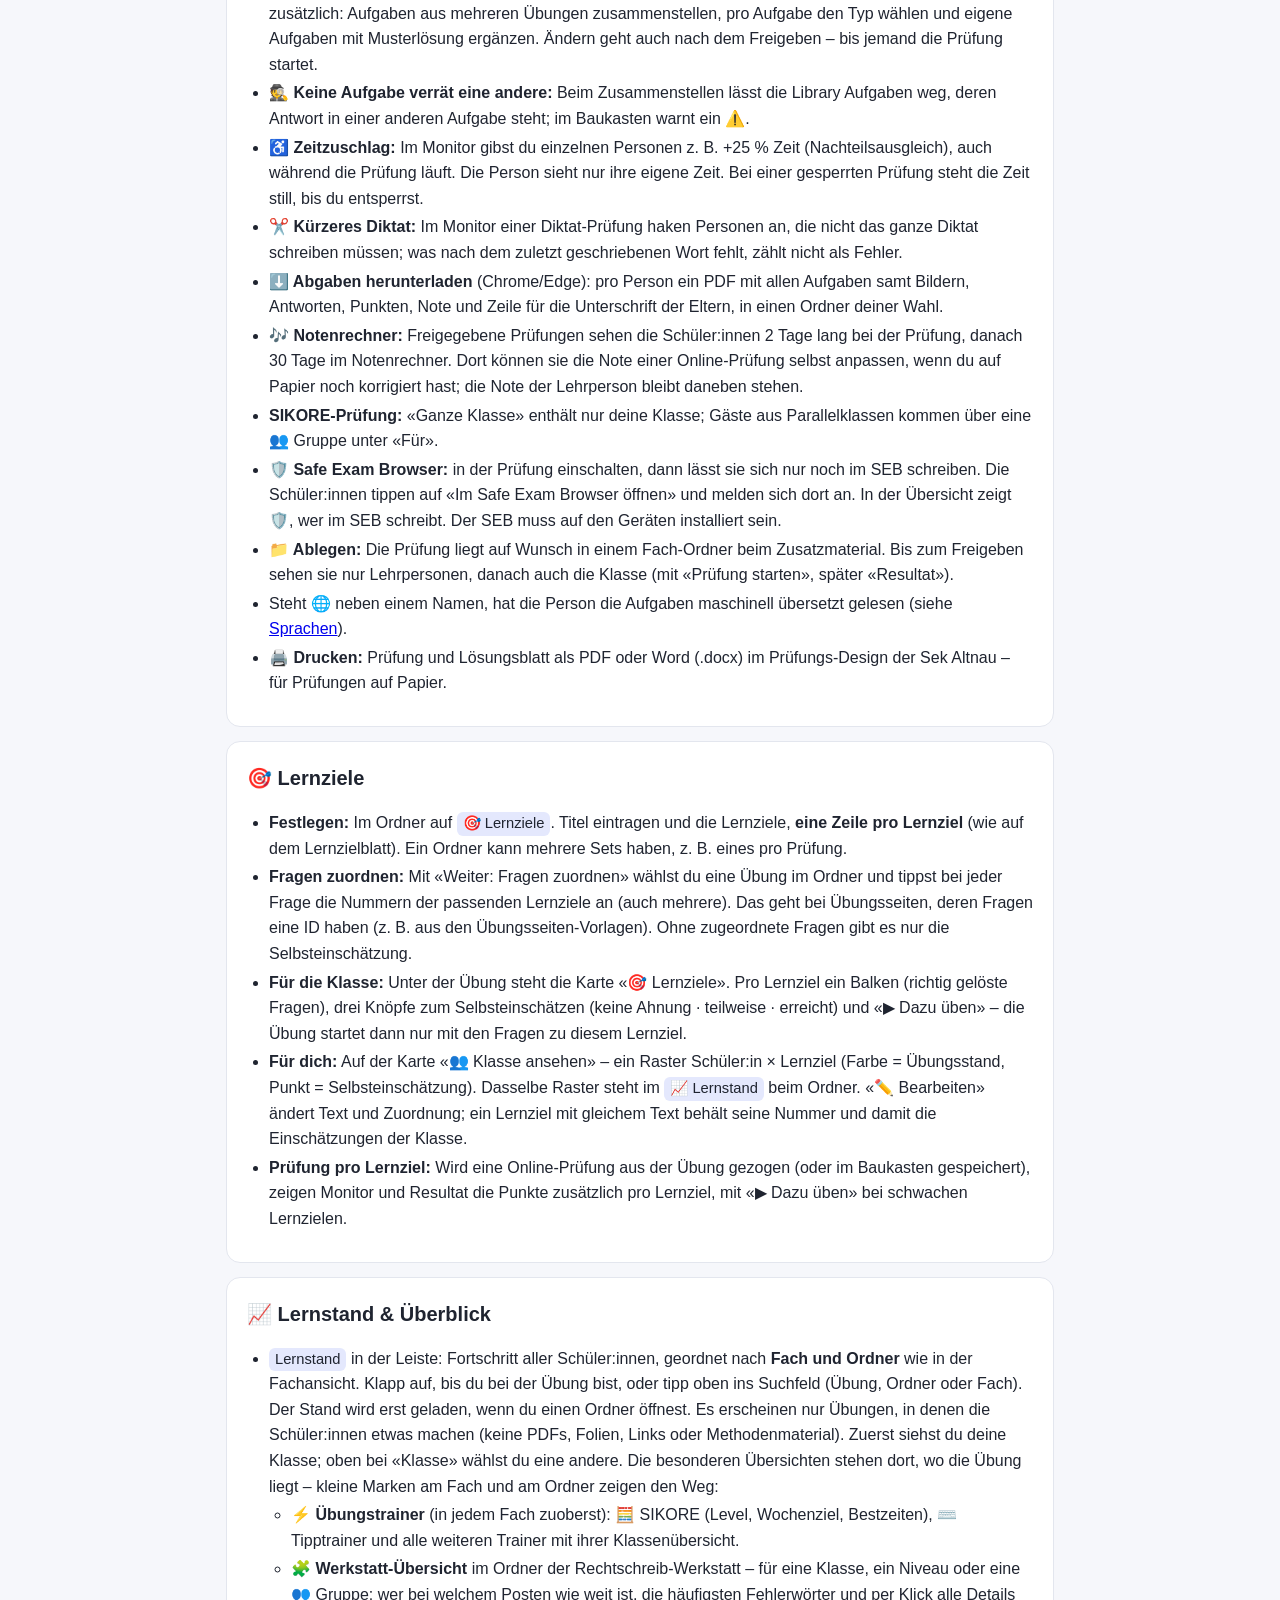
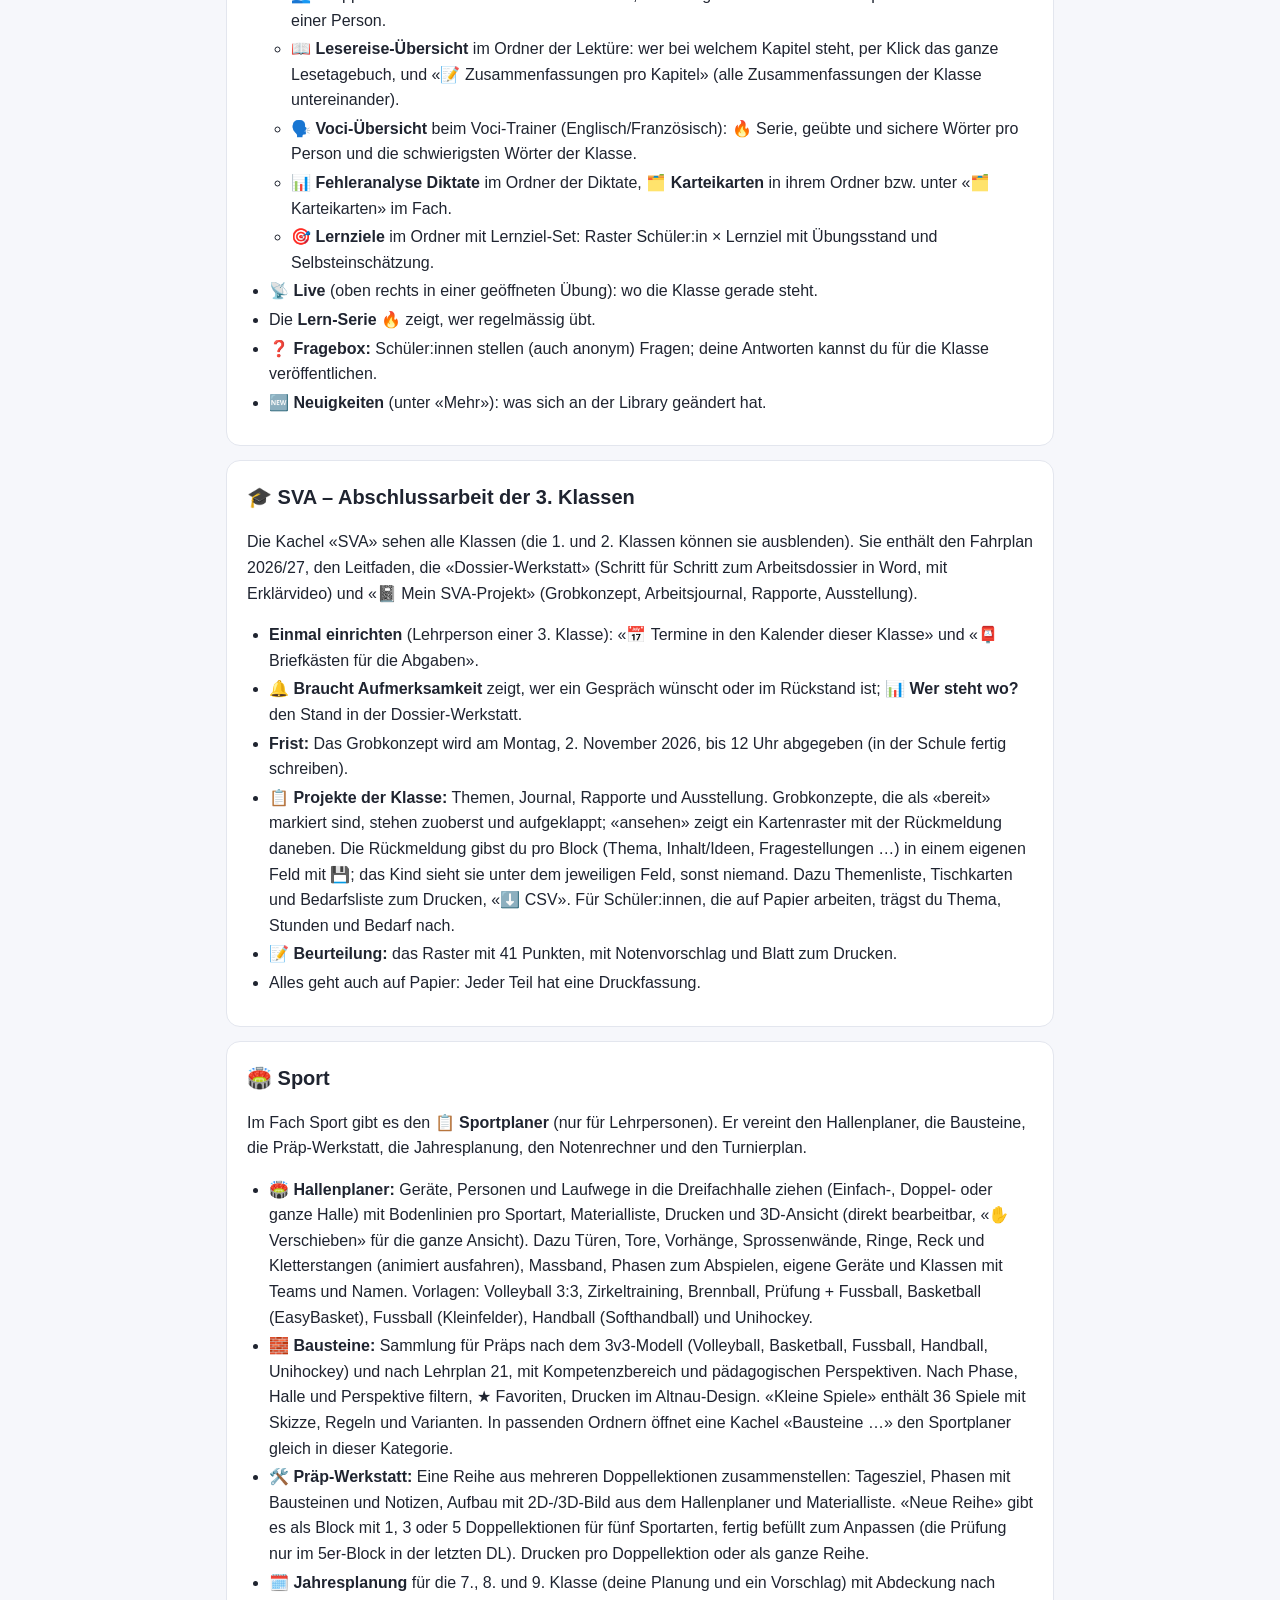
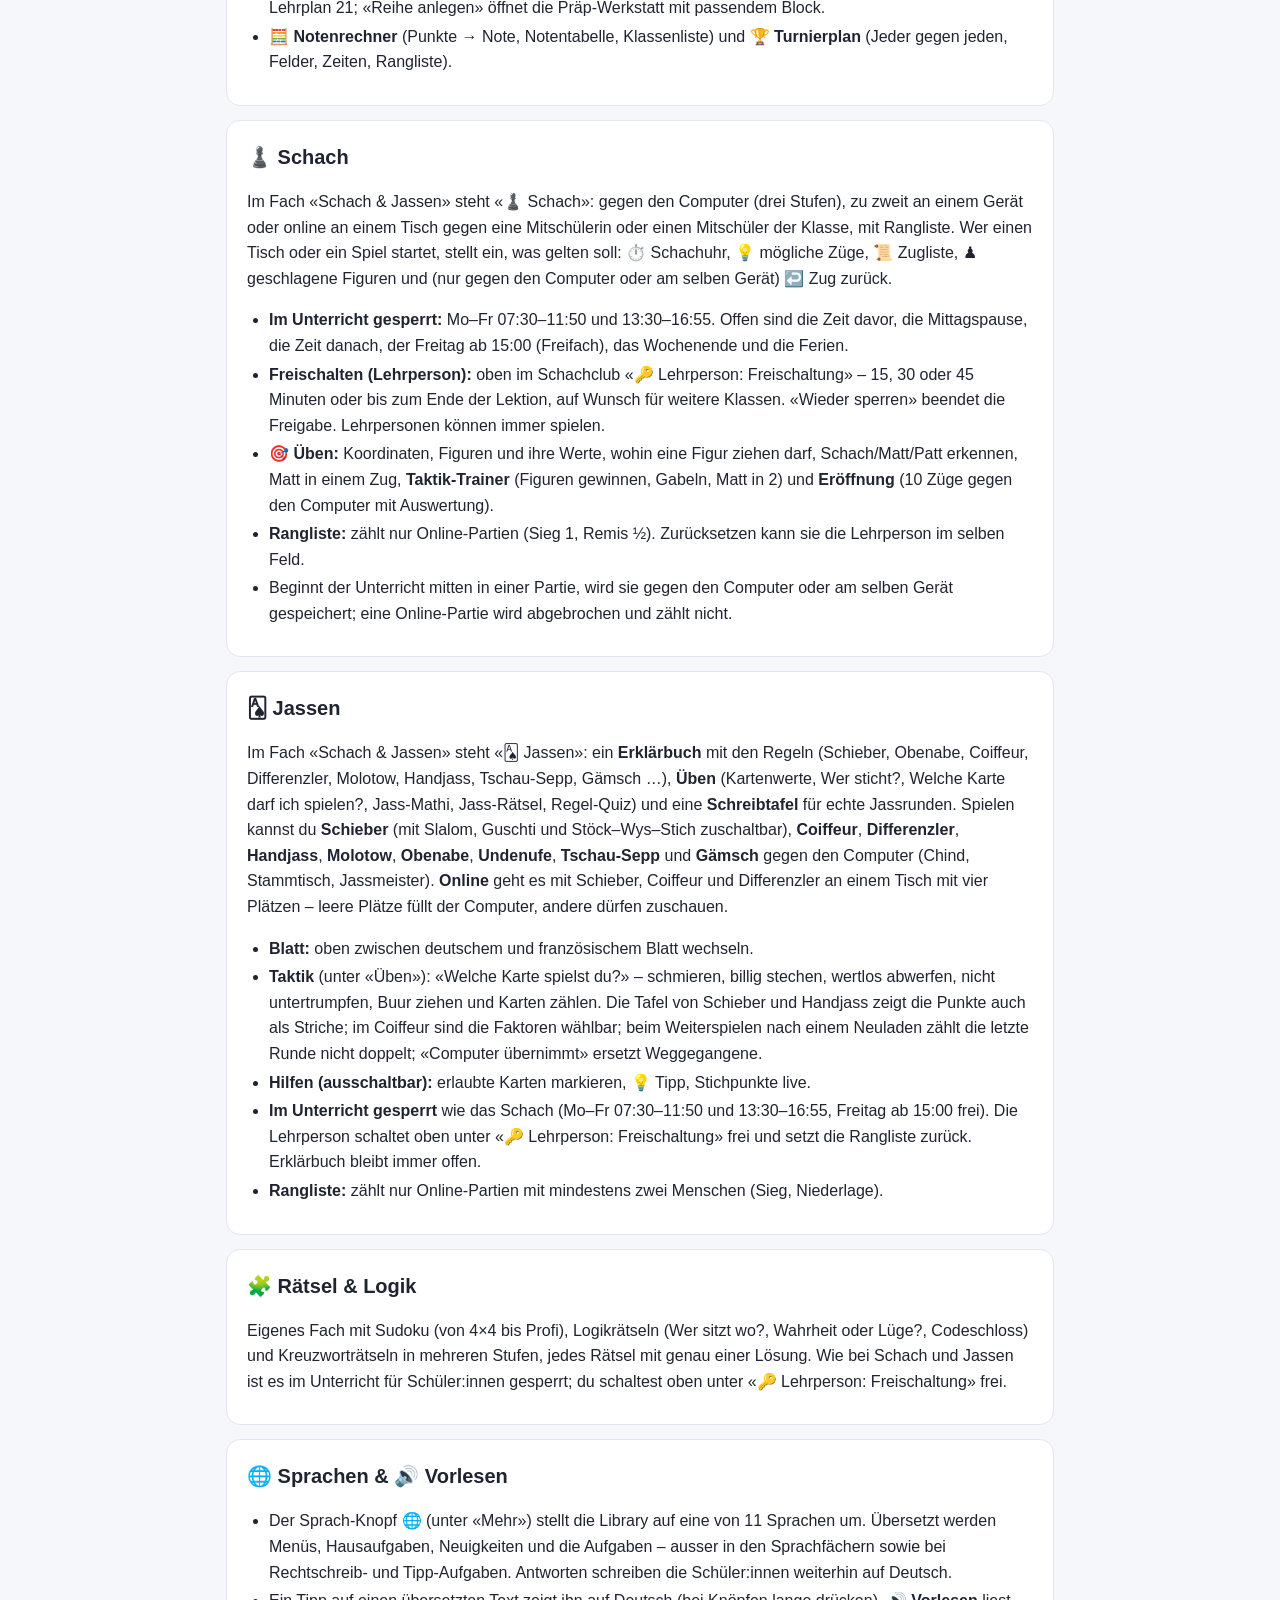
<file: hilfe.html>
<!doctype html>
<html lang="de-CH">
<head>
<meta charset="utf-8">
<meta name="viewport" content="width=device-width, initial-scale=1">
<title>Library – Hilfe für Lehrpersonen</title>
<link rel="icon" href="assets/icon-192.png">
<style>
  /* Ausdrucke ohne Kopf-/Fusszeilen des Browsers (Datum, Titel, Adresse, Seitenzahl) */
  @page{margin:1.5cm;@top-left{content:""}@top-center{content:""}@top-right{content:""}@bottom-left{content:""}@bottom-center{content:""}@bottom-right{content:""}}
  :root{
    --bg:#f6f7fb; --card:#ffffff; --text:#1f2430; --muted:#5d6475; --border:#e3e6ee;
    --brand:#4361EE; --brand-soft:#e4e8fd; --tip:#fff7e0; --tip-border:#f0d68a;
  }
  @media (prefers-color-scheme: dark){
    :root:not([data-theme="light"]){
      --bg:#14161c; --card:#1d2029; --text:#e7e9ef; --muted:#a3a9b8; --border:#2e3240;
      --brand:#8196ff; --brand-soft:#262c4a; --tip:#2b2618; --tip-border:#5c4c1e;
    }
  }
  :root[data-theme="dark"]{
    --bg:#14161c; --card:#1d2029; --text:#e7e9ef; --muted:#a3a9b8; --border:#2e3240;
    --brand:#8196ff; --brand-soft:#262c4a; --tip:#2b2618; --tip-border:#5c4c1e;
  }
  *{box-sizing:border-box;}
  body{margin:0;background:var(--bg);color:var(--text);font:16px/1.6 -apple-system,BlinkMacSystemFont,"Segoe UI",Roboto,Helvetica,Arial,sans-serif;}
  header{background:var(--brand);color:#fff;padding:28px 16px 24px;}
  header .in, main{max-width:860px;margin:0 auto;}
  header h1{margin:0 0 4px;font-size:26px;}
  header p{margin:0;opacity:.9;}
  header a{color:#fff;}
  main{padding:18px 16px 60px;}
  nav.toc{background:var(--card);border:1px solid var(--border);border-radius:14px;padding:14px 18px;margin-bottom:18px;}
  nav.toc h2{font-size:14px;margin:0 0 6px;color:var(--muted);text-transform:uppercase;letter-spacing:.04em;}
  nav.toc ol{margin:0;padding-left:20px;columns:2;column-gap:28px;}
  nav.toc a{color:var(--brand);text-decoration:none;}
  nav.toc a:hover{text-decoration:underline;}
  section{background:var(--card);border:1px solid var(--border);border-radius:14px;padding:6px 20px 14px;margin-bottom:14px;}
  section h2{font-size:20px;margin:14px 0 6px;}
  section h3{font-size:16px;margin:14px 0 4px;}
  ul, ol{padding-left:22px;}
  li{margin:3px 0;}
  .tip{background:var(--tip);border:1px solid var(--tip-border);border-radius:10px;padding:8px 12px;margin:10px 0;font-size:15px;}
  kbd, .k{display:inline-block;background:var(--brand-soft);border-radius:6px;padding:0 6px;font:inherit;font-size:.92em;white-space:nowrap;}
  footer{color:var(--muted);font-size:13px;text-align:center;margin-top:20px;}
  @media (max-width:600px){ nav.toc ol{columns:1;} header h1{font-size:22px;} section{padding:4px 14px 12px;} }
</style>
</head>
<body>
<header><div class="in">
  <h1>📖 Helfenberger's Library – Hilfe für Lehrpersonen</h1>
  <p>Die Übungsplattform der Sekundarschule Altnau · <a href="./">Zur Library</a></p>
</div></header>
<main>

<nav class="toc">
  <h2>Inhalt</h2>
  <ol>
    <li><a href="#anmelden">Anmelden</a></li>
    <li><a href="#zurecht">So findest du dich zurecht</a></li>
    <li><a href="#seite">Deine Seite &amp; andere Klassen</a></li>
    <li><a href="#uebungen">Übungen und PDFs ablegen</a></li>
    <li><a href="#zusatz">Zusatzmaterial im Ordner</a></li>
    <li><a href="#briefkasten">Briefkasten für Abgaben</a></li>
    <li><a href="#teilen">Übungen teilen</a></li>
    <li><a href="#kalender">Kalender &amp; Hausaufgaben</a></li>
    <li><a href="#gruppen">Gruppen</a></li>
    <li><a href="#stundenplan">Stundenplan</a></li>
    <li><a href="#raeume">Räume</a></li>
    <li><a href="#trainer">Übungstrainer, Karteikarten &amp; Voci</a></li>
    <li><a href="#klassenzimmer">Klassenzimmer-Werkzeuge</a></li>
    <li><a href="#pruefungen">Online-Prüfungen</a></li>
    <li><a href="#lernziele">Lernziele</a></li>
    <li><a href="#ueberblick">Lernstand &amp; Überblick</a></li>
    <li><a href="#sva">SVA</a></li>
    <li><a href="#sport">Sport</a></li>
    <li><a href="#schach">Schach</a></li>
    <li><a href="#jassen">Jassen</a></li>
    <li><a href="#raetsel">Rätsel &amp; Logik</a></li>
    <li><a href="#sprache">Sprachen &amp; Vorlesen</a></li>
    <li><a href="#earlybird">Earlybird</a></li>
    <li><a href="#tools">Tools</a></li>
    <li><a href="#einstellungen">Einstellungen &amp; Symbole der Leiste</a></li>
    <li><a href="#fragen">Häufige Fragen</a></li>
  </ol>
</nav>

<section id="anmelden">
  <h2>🔑 Anmelden</h2>
  <ul>
    <li><b>Lehrpersonen:</b> Benutzername (Nachname bzw. Kürzel) und persönliches Passwort.</li>
    <li><b>Schüler:innen:</b> Vorname <i>oder</i> Schul-Kürzel (z. B. «anhe») und ihr persönliches Passwort.</li>
    <li>Passwort ändern: <span class="k">⚙️ Einstellungen</span> → «🔑 Passwort ändern».</li>
    <li>Auf dem iPad/iPhone lässt sich die Library über «Teilen → Zum Home-Bildschirm» wie eine App ablegen.</li>
  </ul>
  <ul>
    <li><b>Praktikums- und Zivi-Konten</b> können unterrichten, sehen aber keine Auswertungen (Lernstand, Online-Prüfungen, Earlybird, Vergessen-Zähler, Schulden) und können keine Passwörter zurücksetzen.</li>
  </ul>
  <div class="tip">Hat eine Schülerin oder ein Schüler das Passwort vergessen? <span class="k">⚙️ Einstellungen</span> → «🔑 Passwort einer Schüler:in zurücksetzen»: Anfrage stellen, das neue Passwort erscheint dort, sobald es gesetzt ist. Eigenes Konto fehlt oder funktioniert nicht? Bei Jan Helfenberger melden.</div>
</section>

<section id="zurecht">
  <h2>🧭 So findest du dich zurecht</h2>
  <p>Die Navigation steht links, auf schmalen Bildschirmen und auf dem Handy oben.</p>
  <ul>
    <li><b>Leiste:</b> Start, Kalender, Stundenplan, Lernstand, Klassenzimmer und Tools. Dazu 🔍 Suche, 📝 To-dos, der Klassen-Knopf 🏫 und ⚙️ Einstellungen.</li>
    <li><b>Mehr:</b> Alle weiteren Symbole stehen unter <span class="k">Mehr</span>. Mit «★ Favoriten wählen» bestimmst du, welche immer sichtbar bleiben.</li>
    <li><b>← und →:</b> zurück zur letzten Seite und wieder vorwärts. Zur Startseite führt «Start» oder der Titel «Helfenberger's Library».</li>
    <li><b>💬 Library-Hilfe:</b> Ein Tipp auf das Logo der Sekundarschule Altnau, und das blaue Männchen steht auf und beantwortet Fragen zur Bedienung – für Lehrpersonen und für Schüler:innen (keine KI, es verlässt nichts das Gerät).</li>
    <li><b>✏️ Anordnen:</b> lange auf eine Kachel drücken oder «✏️ Anordnen» antippen, dann ziehen oder mit «−» ausblenden. Ein zweiter Tipp auf «✏️ Anordnen» beendet es. Ausgeblendetes holst du mit «🧩 Widgets» zurück.</li>
    <li><b>⧉ Neues Fenster:</b> Der kleine Knopf oben links neben ← → öffnet die Library in einem zweiten Fenster (auch in der Safari-Dock-App am Mac).</li>
    <li><b>↩️ Rückgängig:</b> Cmd+Z (Mac) bzw. Ctrl+Z (Windows) macht die letzte Änderung in der Library rückgängig, mehrmals drücken geht weiter zurück (bis 15 Schritte). Gelöschte Ordner holst du so 1 Minute lang zurück.</li>
    <li><b>🔍 Zoom:</b> Am Laptop zeigt die Library alles auf 90 %. Spiegelst du per AirPlay auf den Beamer, stellt sie von selbst auf 125 % um.</li>
    <li><b>🔄 Neue Version:</b> Neues kommt innert rund 15 Minuten in die Library, nicht erst über Nacht. Ist sie offen, lädt sie still neu oder zeigt unten «🔄 Neue Version» (nie während einer Prüfung).</li>
    <li><b>❄️ Winter-Look:</b> Vom 1. bis 26. Dezember gibt es Lichterkette und Zipfelmützen; mit dem ❄️-Knopf oben schaltest du ihn aus.</li>
    <li><b>🎒 Schüleransicht:</b> <span class="k">⚙️ Einstellungen</span> → «Schüleransicht» zeigt die Library so wie einer Schülerin oder einem Schüler deiner Klasse. Gespeichert wird dabei nichts; zurück geht es über das gelbe Band.</li>
  </ul>
</section>

<section id="seite">
  <h2>🏫 Deine Seite &amp; andere Klassen</h2>
  <p>Jede Klasse hat eine eigene Seite mit Übungen, Kalender und Klassenzimmer. Fachlehrpersonen (FLP), ISF und Praktikant:innen haben ebenfalls eine eigene Seite; ihre Schüler:innen kommen über <a href="#gruppen">👥 Gruppen</a> dazu.</p>
  <ul>
    <li>Mit dem Knopf <span class="k">🏫 Klasse ▾</span> in der Leiste wechselst du die Seite. Zuoberst steht <b>🏠 deine eigene Seite</b>, darunter alle Klassen; im Suchfeld findest du jede Klasse oder Lehrperson.</li>
    <li>Ein <b>gelbes Band</b> zeigt, dass du nicht auf deiner eigenen Seite bist. Bevor dort etwas gespeichert wird, fragt die Library nach («Richtige Klasse?»).</li>
    <li>Nach dem nächsten Anmelden landest du wieder auf deiner eigenen Seite.</li>
  </ul>
</section>

<section id="uebungen">
  <h2>📚 Übungen und PDFs ablegen</h2>
  <ol>
    <li>Auf der Startseite ein Fach öffnen (bei Bedarf einen Ordner).</li>
    <li>Die <b>HTML-Übung</b> oder das <b>PDF</b> ins Ablagefeld ziehen – oder «🔗 Link hinzufügen» für eine Webseite.</li>
    <li>Titel prüfen, fertig: die Schüler:innen sehen die Übung sofort.</li>
  </ol>
  <ul>
    <li>Grössen: HTML-Übungen bis 8 MB, PDFs bis 4 MB (grössere PDFs komprimieren, z. B. unter 🧰 Tools, oder als Link ablegen).</li>
    <li>Jede Lehrperson hat <b>1 GB Speicher</b> – Anzeige unter <span class="k">⚙️ Einstellungen</span> → «💾 Mein Speicher».</li>
    <li>Bei jeder Übung sind nur «Öffnen» und «Als aktuell markieren» sichtbar. Im <b>«⋯»-Menü</b> stehen Umbenennen, <b>✏️ Bearbeiten</b> (Texte direkt ändern), <b>Datei ersetzen</b> (neue Fassung; Titel, Ort und Übungsstände bleiben), <b>🎯 Zuweisen</b>, <b>🔒 Nur Lehrpersonen</b>, <b>🙈 Ausblenden</b>, <b>☆ Empfehlen</b>, Verschieben und Löschen (ein Haken zeigt, was gerade aktiv ist). Im Bearbeiten-Fenster holst du mit «↩️ Vorherige Version» die frühere Fassung zurück.</li>
    <li><b>🙈 Ausblenden / 👁 Einblenden:</b> Bei jeder Übung, jedem PDF und Link. Die Klasse sieht sie dann nicht (z. B. ein Lösungsdossier), du siehst sie gestrichelt. Ist das Thema durch, gibst du sie mit «👁 Einblenden» frei.</li>
    <li><b>🎯 Differenzierung:</b> Mit «Zuweisen» setzt du ein Niveau als Abzeichen (A Grundlagen, B Standard, C Vertiefung) und kannst festlegen, dass nur ausgewählte Personen oder eine deiner 👥 Gruppen die Übung sehen.</li>
    <li><b>📁 Ordner mit PDFs hochladen</b> (unter «Neue Übungsseite oder PDF hinzufügen»): ein ganzer Ordner, auch mit Unterordnern, wird als Ordner mit allen PDFs angelegt. Lösungen stehen immer direkt neben den Aufgaben (verdeckt), nie in einem eigenen «(verdeckt)»-Ordner.</li>
    <li><b>⬇️ Herunterladen:</b> Bei jedem Ordner und oben im Fach («Alles herunterladen») gibt es ein ZIP mit dem Inhalt.</li>
    <li><b>Ordner löschen</b> geht auch mit Inhalt (zweimal bestätigen); mit Cmd/Ctrl+Z holst du ihn 1 Minute lang zurück.</li>
    <li><b>📥 Fragen importieren</b> aus Quizlet, Kahoot, Blooket, Moodle (GIFT/XML), Canvas, Blackboard, Anki u. a.: Klassenzimmer → Karteikarten bzw. Klassen-Quiz → «📥 Importieren».</li>
    <li><b>🎞️ Folien:</b> Eine .pptx im Fach ablegen, und sie wird zu Folien (⛶ Vollbild, ▦ Übersicht). Folien sehen nur Lehrpersonen, gesammelt unter «PPP Folien» im Zusatzmaterial; nur sie haben 📝 Notizen und die 🎤 Referentenansicht.</li>
    <li><b>🖨️ PDFs drucken:</b> Im PDF gibt es oben «🖨️ Drucken» (volle Seitengrösse); auf Handy und Tablet zeigt das PDF alle Seiten. Übungen, LMVZ-Seiten und PDFs lassen sich auch «In neuem Fenster» öffnen (nicht in Prüfungen).</li>
    <li><b>🔒 Lehrer-HTML:</b> Eine HTML-Datei im Feld «🔒 Lehrer-HTML hinzufügen» sehen nur Lehrpersonen (z. B. die Unterrichtsplanung im passenden Ordner). Bei einer bestehenden Übung schaltest du mit «🔒 Nur Lehrpersonen» um.</li>
    <li>Übungen lassen sich sortieren, in Ordner verschieben und als aktuelles Thema markieren (rot).</li>
    <li>Die Übungsstände der Schüler:innen werden automatisch gespeichert – geräteübergreifend.</li>
    <li><b>🎬 Erklärvideo:</b> Zu manchen Übungen von Jan hängt oben ein Video des Kanals «Simple Duck» (eingetragen von Jan, für alle Klassen gleich). Es lädt erst beim Antippen von «▶ Ansehen» (youtube-nocookie, kein Autoplay).</li>
  </ul>
</section>

<section id="zusatz">
  <h2>🗃️ Zusatzmaterial im Ordner</h2>
  <ul>
    <li>Im Fach legt <span class="k">🏫 Aus dem Klassenzimmer</span> ein Klassen-Quiz, Karteikarten, eine Wortwolke, eine Blitzumfrage, ein Spiel-Set, ein Schätz-Set oder eine Prüfung in den offenen Ordner – neu erstellt oder bereits vorhanden.</li>
    <li>Das Material steht im Ordner unter den Übungen, mit «▶︎ Starten». Ab zwei Stück derselben Art fasst die Library sie in einem aufklappbaren Ordner zusammen.</li>
    <li>Karteikarten und freigegebene Prüfungen sieht auch die Klasse im Ordner, alles andere nur Lehrpersonen.</li>
    <li>Dasselbe Material findest du gesammelt unter 🏫 Klassenzimmer → «🗃️ Unterrichtsmaterial». Dort legt «📥 Paket importieren» vorbereitetes Material aus einer .json-Datei auf einmal an.</li>
    <li>In Mathematik lässt sich das Material direkt in die Kapitel der Lehrmittel ablegen.</li>
    <li><b>🧰 Methodenmaterial</b> (Schilder, Rollenkarten, Raster, Karten): steht einzeln unter «Zusatzmaterial», nur für Lehrpersonen, als druckbares PDF, mit Lektion und Menge pro Schüler:in, Paar oder Gruppe. Der <b>Methodenkoffer</b> liegt als ein Sammelordner dort, nach Lektion sortiert (L2 vor L17).</li>
    <li>Der <b>🎲 Schwierigkeitsgrad</b> ist wählbar (siehe <a href="#klassenzimmer">Klassenzimmer</a>), und mit <b>⭐ Empfehlen an …</b> teilst du Material (siehe <a href="#teilen">Teilen</a>).</li>
  </ul>
</section>

<section id="briefkasten">
  <h2>📮 Briefkasten für Abgaben</h2>
  <ol>
    <li>Im Fach (bei Bedarf in einem Ordner) auf <span class="k">📮 Briefkasten aufstellen</span>. Die Briefkästen stehen im Fach zuunterst.</li>
    <li>Titel und den <b>Ordnernamen auf deinem Computer</b> eingeben, die erlaubten Dateien wählen (PDF, AutoCAD, Bilder, Word … oder alle) und festlegen, für wen er ist (ganze Seite oder eine 👥 Gruppe).</li>
    <li>Auf Wunsch eine <b>Frist</b> (Leerung) setzen: danach ist der Briefkasten zu – oder Einwürfe gehen weiter und werden als «verspätet» markiert. Mit dem Haken «📅 Als Abgabe in den Kalender eintragen» erscheint die Abgabe im Kalender der Klasse.</li>
  </ol>
  <ul>
    <li>Die Schüler:innen tippen auf «📮 Einwerfen», wählen ihre Dateien (höchstens 10, zusammen 40 MB) und werfen ein. Danach sehen sie nur noch, <b>wann</b> sie abgegeben haben – öffnen können sie die Datei nicht mehr. Bis zur Frist dürfen sie neu einwerfen.</li>
    <li><b>📬 Leeren</b> (Chrome oder Edge am Computer): beim ersten Mal einen Ordner wählen, danach landen die Abgaben unter <i>Fach / Ordnername</i> als «Vorname_Dateiname». Wirft jemand neu ein, wandert die frühere Fassung in den Unterordner «_Backup» (mit Datum und Zeit im Namen).</li>
    <li><b>📁 Eigener Ordner pro Schüler:in</b> (Haken beim Aufstellen, für viele Dateien): jede Person bekommt einen Unterordner mit ihrem Namen und sammelt dort ihre Dateien. Nur eine Datei mit gleichem Namen ersetzt die frühere Fassung (diese wandert in ihren «_Backup»-Ordner).</li>
    <li><b>👥 Abgaben</b> zeigt, wer eingeworfen hat und wer fehlt. Mit ⏰ verlängerst du die Frist für eine einzelne Person, mit ⬇️ lädst du eine Datei einzeln herunter – das geht auch in Safari und auf dem iPad.</li>
    <li><b>🙈 Nur vorbereiten:</b> Ein Briefkasten lässt sich mit «🙈 Noch ausblenden» zuerst nur vorbereiten. Mit «👁 Einblenden» sehen ihn die Schüler:innen, und erst dann steht die Abgabe in ihrem Kalender. «🙈 Ausblenden» auf der Karte nimmt ihn wieder weg.</li>
    <li>Im Dialog wählt «Ordner wählen …» den Abhol-Ordner über den Finder (Dienst einmal aktualisieren: <span class="k">bash admin/briefkasten-dienst.sh install</span>).</li>
    <li>Der Briefkasten wird <b>grün</b>, sobald alle auf der Liste eingeworfen haben.</li>
    <li>Abgeholte Dateien bleiben noch <b>30 Tage als Reserve</b> in der Library. Danach steht dort nur noch, wer wann abgegeben hat.</li>
    <li>Ist der Briefkasten mit dem Kalender verknüpft, wird die Abgabe beim Leeren in der Abgabe-Checkliste abgehakt.</li>
    <li>Den Inhalt eines Briefkastens sieht nur die Lehrperson, die ihn aufgestellt hat.</li>
  </ul>
</section>

<section id="teilen">
  <h2>⭐ Material teilen</h2>
  <ul>
    <li><b>☆ Empfehlen an …</b> gibt es bei Übungen, Klassen-Quizzen, Spiel-Sets, Karteikarten, Wortwolken und Blitzumfragen (🗃️ Unterrichtsmaterial). Du setzt Häkchen bei den Lehrpersonen bzw. Seiten, die es bekommen sollen. Neues Material wird nicht mehr automatisch auf andere Seiten gespiegelt.</li>
    <li>Empfehlungen der anderen findest du unter <span class="k">⚙️ Einstellungen</span> → «⭐ Von Lehrern empfohlen» – nach Fach gefiltert, deine Fächer (aus dem Stundenplan) zuerst. Mit <b>📥 Duplizieren</b> kommt eine Kopie auf deine Seite, <b>🔄 Aktualisieren</b> holt eine neue Fassung.</li>
    <li>Auch direkt auf einer fremden Seite erscheinen bei jeder Übung, die bei dir fehlt oder anders ist, die Knöpfe «📥 Duplizieren» bzw. «🔄 Aktualisieren».</li>
    <li>Kopien belegen keinen zusätzlichen Speicher. Ein Lehrer-HTML bleibt auch als Kopie ein Lehrer-HTML.</li>
  </ul>
</section>

<section id="kalender">
  <h2>📅 Kalender &amp; Hausaufgaben</h2>
  <ul>
    <li><span class="k">Kalender</span> in der Leiste: Hausaufgaben, Abgaben, Prüfungen und Erinnerungen eintragen.</li>
    <li>Beim Eintrag lassen sich eine oder mehrere Übungen, PDFs oder Links verlinken – die Schüler:innen öffnen sie direkt aus der Hausaufgabe.</li>
    <li>Unter «Für» wählst du die ganze Klasse oder eine deiner <a href="#gruppen">Gruppen</a>.</li>
    <li>Mit der <b>Abgabe-Checkliste</b> hakst du ab, wer abgegeben hat. Der Vergessen-Zähler rechnet daraus mit.</li>
    <li>Schüler:innen sehen anstehende Hausaufgaben auf ihrer Startseite und können sie für sich abhaken; mit 🔔 bekommen sie am Vorabend um 18 Uhr eine Erinnerung.</li>
    <li><b>🙈 Verbergen:</b> Einträge lassen sich für die Schüler:innen verbergen (Haken im Formular oder Knopf «Verbergen») und später mit «👁 Freigeben» zeigen. Verborgene Einträge sind für dich grau gestreift und gestrichelt.</li>
    <li><b>⏰ Verlängern:</b> Schiebst du das Datum einer Hausaufgabe, Abgabe oder Unterschrift nach hinten (oder «↺ Reaktivieren»), sehen sie nur noch die, die in der Abgabe-Checkliste noch nicht abgehakt sind.</li>
    <li><b>📝 Prüfungen:</b> Beim Eintragen warnt die Library, wenn die Klasse am selben Tag schon eine Prüfung hat oder in der Woche schon drei (bei Gruppen zählen nur deren Prüfungen). Unter «Wo wird die Prüfung geschrieben?» wählst du eine andere Lektion des Tages (z. B. Geschichte-Prüfung in der Geografie). «Alle Prüfungen» zeigt die Prüfungen aller Klassen und Lehrpersonen nach Woche.</li>
    <li>Unter «Vergangen» stehen die letzten 4 Wochen. Ältere Einträge holst du mit «Ältere Einträge laden».</li>
  </ul>
</section>

<section id="gruppen">
  <h2>👥 Gruppen</h2>
  <p>Für Fächer, in denen du Schüler:innen aus mehreren Klassen unterrichtest (Niveaugruppen, Halbklassen, Wahlfächer, FLP, ISF …). Die Gruppen der Schule sind aus dem Stundenplan eingerichtet und mit «📅 Stundenplan» markiert; du kannst sie anpassen und eigene bilden.</p>
  <ol>
    <li>Im <span class="k">Kalender</span> auf «👥 Gruppen» → «+ Neue Gruppe».</li>
    <li>Name und Fach wählen (auch «🏫 Alle Fächer», die Sammelfächer NT und RZG, eigene Fächer aus dem Stundenplan oder «✍️ Anderes Fach …»).</li>
    <li>Schüler:innen über das Suchfeld (Vorname, Nachname oder Kürzel) finden oder eine Klasse aufklappen und ankreuzen.</li>
  </ol>
  <ul>
    <li>Einträge «Für: 👥 Gruppe» sehen alle Mitglieder – auch aus anderen Klassen.</li>
    <li>Gruppenmitglieder sehen im Fach deine Übungen unter «👥 Bei …». Haben sie das Fach nur bei dir, blenden sich dort die Übungen ihrer Klassenseite aus.</li>
    <li>Bei dir erscheinen sie in Abgabe-Checkliste, Lernstand und in Prüfungen, die du für die Gruppe anlegst.</li>
  </ul>
</section>

<section id="stundenplan">
  <h2>🗓️ Stundenplan</h2>
  <ul>
    <li><span class="k">Stundenplan</span> in der Leiste. Dein persönlicher Plan ist aus Untis gefüllt (1. Semester), mit Klasse bzw. Gruppe und Zimmer. Deine eigenen Einträge gehen vor; eine Lektion aus Untis entfernst du mit «🌴 Hier habe ich frei». Auch die Schüler:innen haben ihren eigenen Plan mit Gruppen und Wahlfächern.</li>
    <li><b>Zeiten:</b> Die Lektionszeiten entsprechen dem Schul-Stundenplan (Untis); Zusatzzeilen über Mittag und abends erscheinen automatisch, wenn ein 📌 Termin dort liegt. Eine kleine rote Pille «Prüfung» zeigt, wenn im Kalender an diesem Tag eine Prüfung im Fach steht. Mit dem Kalender-Abgleich (Apple «Arbeit») kommen Termine in «Mein Stundenplan».</li>
    <li><b>Wochen:</b> Mit ◀ ▶ blätterst du durch die Wochen. In den Ferien ist der Plan leer.</li>
    <li><b>📌 Termin:</b> etwas nur an einem bestimmten Datum eintragen (eine Lektion, ein Halbtag oder ein ganzer Tag, auch «fällt aus»). In «Mein Stundenplan» wählst du, ob nur du ihn siehst oder auch eine Klasse; in der Ansicht «Klasse» sieht ihn die ganze Klasse.</li>
    <li><b>↔️ Parallel zur Lektion:</b> Müssen nur einige weg (z. B. Zahnarzt-Kontrolle, Berufsberatung), zeigt das Feld das Fach und den Termin nebeneinander.</li>
    <li><b>Klassenstunde, NT und RZG:</b> Lektion antippen und das Fach wählen. Mit «🏫 Für die ganze Klasse festlegen» sehen alle Schüler:innen das richtige Fach.</li>
    <li>Den <b>Klassenplan</b> pflegt die Klassenlehrperson («Aus meinem Plan» übernimmt Lektionen aus dem eigenen Plan).</li>
    <li>«Andere Lehrperson …» zeigt den persönlichen Plan einer Kollegin oder eines Kollegen (nur ansehen).</li>
  </ul>
</section>

<section id="raeume">
  <h2>🚪 Räume</h2>
  <ul>
    <li>Im Stundenplan oder im 🏫 Klassenzimmer auf <span class="k">🚪 Räume</span>.</li>
    <li><b>🔎 Was ist frei?</b> zeigt für jede Lektion die freien Spezialräume, Schulzimmer und Turnhallen – mit «frei bis». «⏱ Jetzt» springt zur laufenden Lektion.</li>
    <li>Antippen reserviert: eine oder mehrere Lektionen am Stück, auf Wunsch 🔁 jede Woche bis zu einem Datum (Ferien werden übersprungen).</li>
    <li><b>📅 Raumplan:</b> die Woche eines Raums – grau = Untis, orange = reserviert.</li>
    <li><b>🔖 Meine Reservationen:</b> eigene Reservationen einzeln oder «diese und alle späteren» löschen.</li>
  </ul>
</section>

<section id="trainer">
  <h2>⚡ Übungstrainer, Karteikarten &amp; Voci</h2>
  <ul>
    <li><b>⚡ Übungstrainer</b> stehen in fast jedem Fach zuoberst (rund 60, davon über 30 in Deutsch). Die Aufgaben entstehen automatisch – du musst nichts pflegen. Pro Trainer gibt es eine 📊 Klassenübersicht.</li>
    <li><b>☕ Rechen-Café</b> (Mathe › Übungstrainer): Bestellung an der Kasse eintippen, Aktion in %, MWST, Trinkgeld und Rückgeld mit Noten und Münzen, 10 Level.</li>
    <li><b>🧮 SIKORE</b> (Mathematik) und <b>⌨️ Tipptrainer</b> (Medien und Informatik) funktionieren gleich.</li>
    <li><b>🗂️ Karteikarten:</b> 🏫 Klassenzimmer → «Karteikarten» → Set pro Fach anlegen, Karten als Liste einfügen («house = Haus», eine pro Zeile; Excel-Listen einfach hineinkopieren, mehrere richtige Antworten mit «/»). Das Set steht im Fach zuoberst oder im gewählten Ordner. Die Klasse übt mit fünf Boxen – umdrehen, selbst schreiben, auswählen, Paare finden oder ⏱️ Tempo-Runde, Richtung auch 🔀 gemischt, mit Akzent-Tasten. Wer pro Tag mindestens 10 Karten übt, baut eine 🔥 Voci-Serie auf.</li>
    <li>Die 📊 Klassenübersicht eines Sets zeigt beide Richtungen, die Serie und die <b>schwierigsten Wörter der Klasse</b>. Mit «📝 Voci-Test» machst du aus dem Set direkt eine Prüfung.</li>
    <li><b>🗣️ Voci-Trainer</b> (Vocabulary Open World, Vocabulaire dis donc!): ebenfalls mit 🔥 Serie; Übersicht unter 📈 Lernstand.</li>
    <li><b>✍️ Rechtschreib-Werkstatt</b> (Deutsch): 20 Posten in 4 Übungen mit digitalem Werkstatt-Pass; Hördiktate lassen sich mit 0,75× bis 2× abspielen.</li>
  </ul>
</section>

<section id="klassenzimmer">
  <h2>🎯 Klassenzimmer-Werkzeuge</h2>
  <p><span class="k">Klassenzimmer</span> in der Leiste, gedacht für den Beamer. Die Werkzeuge stehen in fünf Bereichen und lassen sich innerhalb eines Bereichs anordnen und ausblenden.</p>
  <h3>📡 Live mit der Klasse</h3>
  <ul>
    <li><b>📊 Blitzumfrage</b> (auch mit mehreren Fragen nacheinander und als Peer-Instruction-Doppelrunde) und <b>☁️ Wortwolke</b> – beide lassen sich mit «💾 Speichern» vorbereiten.</li>
    <li><b>👥 Live-Runden für mehrere Klassen:</b> Wortwolke, Blitzumfrage, Klassen-Quiz, Millionär und die Spiele lassen sich für mehrere Klassen, deine Fach-Gruppen (z. B. Mathe) oder einzelne Schüler:innen starten. Wer abgegeben hat, kann die Antwort nicht mehr ändern; hängende Runden blendet die Library nach 10 Minuten ohne Lebenszeichen aus.</li>
    <li><b>🪟 Eigenes Fenster:</b> Ruhephase, Zufall, Stadt Land Fluss, Gruppen &amp; Partner und Energizer haben oben rechts ein 🪟 (z. B. für den Beamer). Mit «🪟 Eigenes Fenster: an» starten auch Wortwolken, Umfragen und Spiele im Vollbild-Fenster. «📌 Immer im Vordergrund» hält das schwebende Fenster auch vor Vollbild-Apps.</li>
    <li><b>📚 Lernphase:</b> links (neu: rechts) siehst du, wer in der Library ist, auch mit «📗 irgendwo in Deutsch» (jedes Fach). Wer in einem eigenen Übungsfenster arbeitet, gilt als in der Library. Schüler:innen können mit «✋ Ich habe eine Frage» die Hand hochstrecken – du hörst einen kurzen Ton, siehst oben in der Seitenleiste «✋ Fragen» und tippst ✓, wenn erledigt.</li>
    <li><b>❓ Fragebox</b> und <b>🗳️ Abstimmungen</b> an beliebige Klassen oder Jahrgänge, anonym oder mit Namen – Auswertung live und als Excel-Datei.</li>
  </ul>
  <h3>🎮 Spiele</h3>
  <p>Alle Spiele an einem Ort. 📱 = läuft auf den Geräten der Klasse (das Spiel erscheint dort von selbst), 📽️ = nur am Beamer, in Teams.</p>
  <ul>
    <li><b>🎮 Klassen-Quiz</b> 📱 – die Klasse macht auf ihren Geräten mit, Rangliste am Beamer. Beim Starten wählst du «Jede:r für sich» oder <b>2 bis 6 Teams</b>: zufällig und gleichmässig verteilt, es zählt der Team-Durchschnitt, am Beamer steht nur der Team-Stand.</li>
    <li><b>💰 Wer wird Millionär:</b> Die Klasse spielt gemeinsam. Alle stimmen still auf dem eigenen Gerät ab, die Mehrheit entscheidet – bei Gleichstand gibt es eine Stichwahl, danach entscheidet ein zufällig gezogenes Kind allein (Veto). Mit Leben und den Jokern 50:50, Frage tauschen und Zweite Chance. Fragen aus eigenen Sets (leicht, mittel, schwer), aus jedem Klassen-Quiz, aus einer Übung oder per Import. Ein Neuladen beendet das Spiel nicht: oben steht dann «Millionär läuft noch — weiterspielen». Leertaste oder Enter drückt den Hauptknopf.</li>
    <li><b>🎯 Schätzmeister</b> 📱 – alle tippen eine Zahl. Am Beamer erscheinen die Tipps auf einem Zahlenstrahl; am nächsten gibt 3 Punkte, dann 2, dann 1, ein Volltreffer einen Punkt dazu. Mit eigenen Schätz-Sets (eine Zeile pro Frage: <i>Frage | Zahl | Einheit</i>) oder «⚡ Spontan spielen».</li>
    <li><b>🎱 Bingo</b> 📱 – jedes Gerät bekommt eine eigene Karte (3 × 3 oder 4 × 4) mit den Antworten des Sets. Am Beamer steht die Frage; wer die Antwort auf der Karte hat, tippt sie an, bevor aufgelöst wird. Eine volle Reihe, Spalte oder Diagonale ist ein Bingo – die Library prüft das selbst.</li>
    <li><b>🔔 Buzzer</b> 📱 – jedes Gerät ist ein Buzzer, wer zuerst drückt, ist dran. Falsch sperrt für diese Frage (in Teams das ganze Team), die oder der Nächste in der Reihe kommt dran. Mit einem Set tippst du die genannte Antwort am Beamer an; «🎤 Ohne Fragen» ist für mündliche Runden.</li>
    <li><b>🔦 Eins gegen alle</b> 📱 – eine Person im Spotlight spielt gegen die ganze Klasse: zuerst antwortet die Klasse still auf den Geräten, dann die Person im Spotlight. Spotlight auslosen oder wählen, Fragen pro Runde, Chancen und Zeit einstellen.</li>
    <li><b>🏆 Der grosse Preis</b> 📽️ – Brett mit Kategorien und Punkten (100 bis 500), 2 bis 5 Teams. Die Kategorien kommen aus den Fragen oder aus den gewählten Sets; einzelne Felder sind Risiko-Felder mit doppelten Punkten.</li>
    <li><b>⭕ Drei gewinnt</b> 📽️ – zwei Teams, richtige Antwort = Stein setzen; als Drei gewinnt (3 × 3) oder Vier gewinnt.</li>
    <li><b>🚢 Schiffe versenken</b> 📽️ – richtige Antwort = ein Schuss auf die versteckte Flotte, ein Treffer gibt noch einen Schuss. Zwei Teams oder die Klasse gegen den Computer (fünf Leben).</li>
    <li><b>🌍 Stadt Land Fluss</b> 📽️ – Buchstaben-Drehscheibe, Kategorien und Sanduhr.</li>
    <li><b>⚡ Energizer:</b> über 60 Aktivierungsspiele in vier Gruppen (Bewegung, Kopf &amp; Konzentration, Ruhe &amp; Atmung, mit Unterrichtsinhalt). Antippen zeigt das Spiel gross am Beamer mit Anleitung, Timer und oft einem Spielhelfer. Dazu ⭐ Favoriten, 🎲 Zufalls-Energizer und ➕ eigene Spiele, die alle Lehrpersonen sehen.</li>
  </ul>
  <p><b>🎚️ Schwierigkeit:</b> Vor jedem Klassen-Quiz und jedem Spiel wählst du gemischt, nur leicht, nur mittel, nur schwer oder mittel + schwer. Im 🏆 Grossen Preis folgt die Schwierigkeit den Punkten. Fragen, Antworten und Teamanzeigen sind für den Beamer gross dargestellt.</p>
  <p><b>🎲 Trivia-Quizze:</b> 50 Quizze mit je 40 Fragen für Jugendliche. Beim Starten wählst du 10 oder 20 Fragen, die Library merkt sich pro Klasse, welche schon kamen, und zieht zuerst die neuen. Bei Klassen-Quiz wählst du auch, für welche Klasse oder Gruppe es läuft.</p>
  <p><b>Fragen für die Spiele:</b> Bingo, Buzzer, Der grosse Preis, Drei gewinnt und Schiffe versenken nehmen ein 💰 Spiel-Set (so heissen die Millionär-Sets neu), ein Klassen-Quiz oder «📚 Aus einer Übung» – auch mehrere Sets zusammen. Am Beamer tippst du die genannte Antwort an oder drückst A–D; Leertaste oder Enter geht weiter. Nach einem Neuladen lässt sich jedes Spiel fortsetzen.</p>
  <h3>🎲 Am Beamer</h3>
  <ul>
    <li><b>⏱ Ruhephase</b> mit Countdown, Lärmampel oder <b>🦒 Stille Safari</b> und wer sprechen bzw. flüstern darf – die Namen kommen aus deiner Klasse, einer anderen Klasse, einem Niveau (z. B. alle G3) oder einer deiner 👥 Gruppen.</li>
    <li><b>🦒 Stille Safari</b> (Umschalter in der Mitte der Ruhephase): Am Beamer ist eine ruhige Savanne, ein Korallenriff oder ein Wald. Solange der Timer läuft und es leise ist, kommen nach und nach Tiere hervor; wird es zu laut, wird es neblig und die Tiere verstecken sich. Keine Punkte, kein Rot. Pausierst du den Timer, drehen sich die Tiere zur Klasse und hören zu. Unter 📖 Entdeckt siehst du alle Tiere jeder Szene: die entdeckten mit Namen und kurzem Steckbrief, die anderen als graue Silhouette (gezählt pro Klasse). Unter ⚙️: Ruhe-Grenze, Tempo und was bei Lärm passiert (verstecken, davonlaufen oder nur Nebel). Gemessen wird nur der Pegel, lokal auf deinem Gerät. <i>Idee und Grafiken verändert nach teacher.dev/shy-safari (Open Source, Apache License 2.0; Lizenztext unter assets/safari/LICENSE.txt).</i></li>
    <li><b>🌿 Ohne Timer:</b> Die Stille Safari läuft auf Wunsch auch ohne Countdown (unten in der Leiste); nochmals tippen pausiert, die Tiere hören zu.</li>
    <li><b>🎲 Zufall:</b> Wer ist dran?, Würfel und Glücksrad in einer Kachel (oben im Fenster umschalten).</li>
    <li><b>👥 Wer macht mit?</b> Der Knopf oben rechts in Zufall, Ruhephase und Gruppen &amp; Partner: ganze Klassen aus der ganzen Schule, deine 👥 Gruppen und einzelne Schüler:innen mischen (z. B. die G2b und drei aus der E3a), Fach-Gäste dazunehmen, Abwesende antippen. Die Auswahl gilt für alle vier Werkzeuge und bleibt auf deinem Gerät gespeichert.</li>
    <li><b>👥 Gruppen &amp; Partner</b> (mit Regeln und Absenzen).</li>
  </ul>
  <h3>🗃️ Material &amp; Prüfungen</h3>
  <ul>
    <li><b>🗃️ Unterrichtsmaterial</b> (siehe <a href="#zusatz">Zusatzmaterial im Ordner</a>), <b>🗂️ Karteikarten</b> und <b>📝 Online-Prüfungen</b> (siehe unten).</li>
  </ul>
  <h3>🧑‍🏫 Organisation</h3>
  <ul>
    <li><b>📐 Figuren-Werkstatt:</b> Koordinatensysteme, Dreiecke, Körper, Schaltpläne, Messgeräte, Heizkurven u. a. einstellen und als Bild in Word oder PowerPoint kopieren (Generatoren von mathfigures.com &amp; Co., mit deutscher Kurzanleitung).</li>
    <li><b>🪑 Sitzplan</b> mit Zufallsverteilung und gespeicherten Sitzordnungen: Oben wählst du eine deiner Gruppen, jede Gruppe hat ihre eigene Sitzordnung (Plätze, Regeln, Abwesende), die Tische bleiben gleich. Unter «⚖️ Regeln» lassen sich Regelgruppen an- und abwählen, auch «darf nicht» bzw. «muss neben Mädchen/Jungen»; <b>🧹 Ämtliplan</b>, <b>🗒 Vergessen-Zähler</b> und <b>🚪 Räume</b>.</li>
  </ul>
  <p><b>📡 Live</b> (in einer geöffneten Übung) zeigt in Echtzeit, wo die Klasse steht.</p>
</section>

<section id="pruefungen">
  <h2>📝 Online-Prüfungen</h2>
  <ol>
    <li>Im Klassenzimmer unter «📝 Prüfungen» → «➕ Neue Prüfung» zuerst die Art, die Klasse und unter «Für» die ganze Klasse oder eine 👥 Gruppe wählen (bei einer Gruppe schreiben auch Mitglieder aus anderen Klassen mit):
      <ul>
        <li><b>📄 Aus einer Übung</b> – die Übung wählst du im Ordner-Menü (Fach › Ordner › Übung), die Library liest die Aufgabenbereiche daraus aus. Auch ein <b>Voci-Test</b> aus dem Voci-Trainer (Units, Richtung) oder aus einem 🗂️ Karteikarten-Set, mit Akzent-Tasten.</li>
        <li><b>✍️ Rechtschreib-Werkstatt</b> (in derselben Übungsliste) – Posten, Aufgabentypen und Anzahl wählen: Lückentexte, Auswahl-Aufgaben und kurze Hördiktate. Mit «Im Werkstatt-Pass: Prüfung Teil 1–4» sehen die Schüler:innen im Pass, ob sie die Prüfung geschrieben haben, und ihre Note.</li>
        <li><b>⚡ Übungstrainer, 🧮 SIKORE, ⌨️ Tippen, ✍️ Diktat</b> – für jede Person eigene Aufgaben, automatisch korrigiert.</li>
        <li><b>📥 Prüfung importieren</b> – die Datei einer Papierprüfung im Prüfungs-Design (config.json) hochladen und die Übung wählen, mit der die Klasse lernt: dieselbe Prüfung ist online da, mit denselben Aufgaben und Punkten.</li>
      </ul>
    </li>
    <li>Aufgabenformate, Notenmassstab, Punkte und optional ein Zeitlimit einstellen, dann die Prüfung öffnen.</li>
    <li><b>⏳ Warteraum:</b> «▶️ Freigeben» fragt, ob im normalen Browser oder mit dem 🛡️ Safe Exam Browser geschrieben wird. Die Schüler:innen landen zuerst im Warteraum. In der Übersicht siehst du, wer schon da ist. Mit «▶️ Test starten» beginnen alle gleichzeitig. Wer später kommt, startet oben über «📝 Prüfung verfügbar».</li>
    <li>Die Live-Übersicht zeigt, wer schreibt. Wer das Fenster wechselt oder das Vollbild verlässt, wird gesperrt – du kannst die Person in der Übersicht wieder entsperren. Wer wegen langsamer Verbindung beim Laden hängen bleibt, wird nicht gesperrt und kann es nochmals versuchen.</li>
    <li>Nach dem Freigeben der Resultate landen die Noten im Notenrechner der Schüler:innen.</li>
  </ol>
  <ul>
    <li><b>🧩 Baukasten</b> (für Prüfungen aus einer Übung, aus der Rechtschreib-Werkstatt, aus einem Übungstrainer, aus den Bildtrainern und der Pöstlergeografie): Aufgaben mit Lösung ansehen, einzeln löschen, ordnen, mit 🎲 gegen eine zufällige gleicher Art tauschen oder mit 🔁 durch eine selbst gewählte ersetzen. Im Entwurf zusätzlich: Aufgaben aus mehreren Übungen zusammenstellen, pro Aufgabe den Typ wählen und eigene Aufgaben mit Musterlösung ergänzen. Ändern geht auch nach dem Freigeben – bis jemand die Prüfung startet.</li>
    <li><b>🕵️ Keine Aufgabe verrät eine andere:</b> Beim Zusammenstellen lässt die Library Aufgaben weg, deren Antwort in einer anderen Aufgabe steht; im Baukasten warnt ein ⚠️.</li>
    <li><b>♿ Zeitzuschlag:</b> Im Monitor gibst du einzelnen Personen z. B. +25 % Zeit (Nachteilsausgleich), auch während die Prüfung läuft. Die Person sieht nur ihre eigene Zeit. Bei einer gesperrten Prüfung steht die Zeit still, bis du entsperrst.</li>
    <li><b>✂️ Kürzeres Diktat:</b> Im Monitor einer Diktat-Prüfung haken Personen an, die nicht das ganze Diktat schreiben müssen; was nach dem zuletzt geschriebenen Wort fehlt, zählt nicht als Fehler.</li>
    <li><b>⬇️ Abgaben herunterladen</b> (Chrome/Edge): pro Person ein PDF mit allen Aufgaben samt Bildern, Antworten, Punkten, Note und Zeile für die Unterschrift der Eltern, in einen Ordner deiner Wahl.</li>
    <li><b>🎶 Notenrechner:</b> Freigegebene Prüfungen sehen die Schüler:innen 2 Tage lang bei der Prüfung, danach 30 Tage im Notenrechner. Dort können sie die Note einer Online-Prüfung selbst anpassen, wenn du auf Papier noch korrigiert hast; die Note der Lehrperson bleibt daneben stehen.</li>
    <li><b>SIKORE-Prüfung:</b> «Ganze Klasse» enthält nur deine Klasse; Gäste aus Parallelklassen kommen über eine 👥 Gruppe unter «Für».</li>
    <li><b>🛡️ Safe Exam Browser:</b> in der Prüfung einschalten, dann lässt sie sich nur noch im SEB schreiben. Die Schüler:innen tippen auf «Im Safe Exam Browser öffnen» und melden sich dort an. In der Übersicht zeigt 🛡️, wer im SEB schreibt. Der SEB muss auf den Geräten installiert sein.</li>
    <li><b>📁 Ablegen:</b> Die Prüfung liegt auf Wunsch in einem Fach-Ordner beim Zusatzmaterial. Bis zum Freigeben sehen sie nur Lehrpersonen, danach auch die Klasse (mit «Prüfung starten», später «Resultat»).</li>
    <li>Steht <b>🌐</b> neben einem Namen, hat die Person die Aufgaben maschinell übersetzt gelesen (siehe <a href="#sprache">Sprachen</a>).</li>
    <li><b>🖨️ Drucken:</b> Prüfung und Lösungsblatt als PDF oder Word (.docx) im Prüfungs-Design der Sek Altnau – für Prüfungen auf Papier.</li>
  </ul>
</section>

<section id="lernziele">
  <h2>🎯 Lernziele</h2>
  <ul>
    <li><b>Festlegen:</b> Im Ordner auf <span class="k">🎯 Lernziele</span>. Titel eintragen und die Lernziele, <b>eine Zeile pro Lernziel</b> (wie auf dem Lernzielblatt). Ein Ordner kann mehrere Sets haben, z. B. eines pro Prüfung.</li>
    <li><b>Fragen zuordnen:</b> Mit «Weiter: Fragen zuordnen» wählst du eine Übung im Ordner und tippst bei jeder Frage die Nummern der passenden Lernziele an (auch mehrere). Das geht bei Übungsseiten, deren Fragen eine ID haben (z. B. aus den Übungsseiten-Vorlagen). Ohne zugeordnete Fragen gibt es nur die Selbsteinschätzung.</li>
    <li><b>Für die Klasse:</b> Unter der Übung steht die Karte «🎯 Lernziele». Pro Lernziel ein Balken (richtig gelöste Fragen), drei Knöpfe zum Selbsteinschätzen (keine Ahnung · teilweise · erreicht) und «▶ Dazu üben» – die Übung startet dann nur mit den Fragen zu diesem Lernziel.</li>
    <li><b>Für dich:</b> Auf der Karte «👥 Klasse ansehen» – ein Raster Schüler:in × Lernziel (Farbe = Übungsstand, Punkt = Selbsteinschätzung). Dasselbe Raster steht im <span class="k">📈 Lernstand</span> beim Ordner. «✏️ Bearbeiten» ändert Text und Zuordnung; ein Lernziel mit gleichem Text behält seine Nummer und damit die Einschätzungen der Klasse.</li>
    <li><b>Prüfung pro Lernziel:</b> Wird eine Online-Prüfung aus der Übung gezogen (oder im Baukasten gespeichert), zeigen Monitor und Resultat die Punkte zusätzlich pro Lernziel, mit «▶ Dazu üben» bei schwachen Lernzielen.</li>
  </ul>
</section>

<section id="ueberblick">
  <h2>📈 Lernstand &amp; Überblick</h2>
  <ul>
    <li><span class="k">Lernstand</span> in der Leiste: Fortschritt aller Schüler:innen, geordnet nach <b>Fach und Ordner</b> wie in der Fachansicht. Klapp auf, bis du bei der Übung bist, oder tipp oben ins Suchfeld (Übung, Ordner oder Fach). Der Stand wird erst geladen, wenn du einen Ordner öffnest. Es erscheinen nur Übungen, in denen die Schüler:innen etwas machen (keine PDFs, Folien, Links oder Methodenmaterial). Zuerst siehst du deine Klasse; oben bei «Klasse» wählst du eine andere. Die besonderen Übersichten stehen dort, wo die Übung liegt – kleine Marken am Fach und am Ordner zeigen den Weg:
      <ul>
        <li><b>⚡ Übungstrainer</b> (in jedem Fach zuoberst): 🧮 SIKORE (Level, Wochenziel, Bestzeiten), ⌨️ Tipptrainer und alle weiteren Trainer mit ihrer Klassenübersicht.</li>
        <li><b>🧩 Werkstatt-Übersicht</b> im Ordner der Rechtschreib-Werkstatt – für eine Klasse, ein Niveau oder eine 👥 Gruppe: wer bei welchem Posten wie weit ist, die häufigsten Fehlerwörter und per Klick alle Details einer Person.</li>
        <li><b>📖 Lesereise-Übersicht</b> im Ordner der Lektüre: wer bei welchem Kapitel steht, per Klick das ganze Lesetagebuch, und «📝 Zusammenfassungen pro Kapitel» (alle Zusammenfassungen der Klasse untereinander).</li>
        <li><b>🗣️ Voci-Übersicht</b> beim Voci-Trainer (Englisch/Französisch): 🔥 Serie, geübte und sichere Wörter pro Person und die schwierigsten Wörter der Klasse.</li>
        <li><b>📊 Fehleranalyse Diktate</b> im Ordner der Diktate, <b>🗂️ Karteikarten</b> in ihrem Ordner bzw. unter «🗂️ Karteikarten» im Fach.</li>
        <li><b>🎯 Lernziele</b> im Ordner mit Lernziel-Set: Raster Schüler:in × Lernziel mit Übungsstand und Selbsteinschätzung.</li>
      </ul>
    </li>
    <li><b>📡 Live</b> (oben rechts in einer geöffneten Übung): wo die Klasse gerade steht.</li>
    <li>Die <b>Lern-Serie 🔥</b> zeigt, wer regelmässig übt.</li>
    <li><b>❓ Fragebox:</b> Schüler:innen stellen (auch anonym) Fragen; deine Antworten kannst du für die Klasse veröffentlichen.</li>
    <li><b>🆕 Neuigkeiten</b> (unter «Mehr»): was sich an der Library geändert hat.</li>
  </ul>
</section>

<section id="sva">
  <h2>🎓 SVA – Abschlussarbeit der 3. Klassen</h2>
  <p>Die Kachel «SVA» sehen alle Klassen (die 1. und 2. Klassen können sie ausblenden). Sie enthält den Fahrplan 2026/27, den Leitfaden, die «Dossier-Werkstatt» (Schritt für Schritt zum Arbeitsdossier in Word, mit Erklärvideo) und «📓 Mein SVA-Projekt» (Grobkonzept, Arbeitsjournal, Rapporte, Ausstellung).</p>
  <ul>
    <li><b>Einmal einrichten</b> (Lehrperson einer 3. Klasse): «📅 Termine in den Kalender dieser Klasse» und «📮 Briefkästen für die Abgaben».</li>
    <li><b>🔔 Braucht Aufmerksamkeit</b> zeigt, wer ein Gespräch wünscht oder im Rückstand ist; <b>📊 Wer steht wo?</b> den Stand in der Dossier-Werkstatt.</li>
    <li><b>Frist:</b> Das Grobkonzept wird am Montag, 2. November 2026, bis 12 Uhr abgegeben (in der Schule fertig schreiben).</li>
    <li><b>📋 Projekte der Klasse:</b> Themen, Journal, Rapporte und Ausstellung. Grobkonzepte, die als «bereit» markiert sind, stehen zuoberst und aufgeklappt; «ansehen» zeigt ein Kartenraster mit der Rückmeldung daneben. Die Rückmeldung gibst du pro Block (Thema, Inhalt/Ideen, Fragestellungen …) in einem eigenen Feld mit 💾; das Kind sieht sie unter dem jeweiligen Feld, sonst niemand. Dazu Themenliste, Tischkarten und Bedarfsliste zum Drucken, «⬇️ CSV». Für Schüler:innen, die auf Papier arbeiten, trägst du Thema, Stunden und Bedarf nach.</li>
    <li><b>📝 Beurteilung:</b> das Raster mit 41 Punkten, mit Notenvorschlag und Blatt zum Drucken.</li>
    <li>Alles geht auch auf Papier: Jeder Teil hat eine Druckfassung.</li>
  </ul>
</section>

<section id="sport">
  <h2>🏟️ Sport</h2>
  <p>Im Fach Sport gibt es den <b>📋 Sportplaner</b> (nur für Lehrpersonen). Er vereint den Hallenplaner, die Bausteine, die Präp-Werkstatt, die Jahresplanung, den Notenrechner und den Turnierplan.</p>
  <ul>
    <li><b>🏟️ Hallenplaner:</b> Geräte, Personen und Laufwege in die Dreifachhalle ziehen (Einfach-, Doppel- oder ganze Halle) mit Bodenlinien pro Sportart, Materialliste, Drucken und 3D-Ansicht (direkt bearbeitbar, «✋ Verschieben» für die ganze Ansicht). Dazu Türen, Tore, Vorhänge, Sprossenwände, Ringe, Reck und Kletterstangen (animiert ausfahren), Massband, Phasen zum Abspielen, eigene Geräte und Klassen mit Teams und Namen. Vorlagen: Volleyball 3:3, Zirkeltraining, Brennball, Prüfung + Fussball, Basketball (EasyBasket), Fussball (Kleinfelder), Handball (Softhandball) und Unihockey.</li>
    <li><b>🧱 Bausteine:</b> Sammlung für Präps nach dem 3v3-Modell (Volleyball, Basketball, Fussball, Handball, Unihockey) und nach Lehrplan 21, mit Kompetenzbereich und pädagogischen Perspektiven. Nach Phase, Halle und Perspektive filtern, ★ Favoriten, Drucken im Altnau-Design. «Kleine Spiele» enthält 36 Spiele mit Skizze, Regeln und Varianten. In passenden Ordnern öffnet eine Kachel «Bausteine …» den Sportplaner gleich in dieser Kategorie.</li>
    <li><b>🛠️ Präp-Werkstatt:</b> Eine Reihe aus mehreren Doppellektionen zusammenstellen: Tagesziel, Phasen mit Bausteinen und Notizen, Aufbau mit 2D-/3D-Bild aus dem Hallenplaner und Materialliste. «Neue Reihe» gibt es als Block mit 1, 3 oder 5 Doppellektionen für fünf Sportarten, fertig befüllt zum Anpassen (die Prüfung nur im 5er-Block in der letzten DL). Drucken pro Doppellektion oder als ganze Reihe.</li>
    <li><b>🗓️ Jahresplanung</b> für die 7., 8. und 9. Klasse (deine Planung und ein Vorschlag) mit Abdeckung nach Lehrplan 21; «Reihe anlegen» öffnet die Präp-Werkstatt mit passendem Block.</li>
    <li><b>🧮 Notenrechner</b> (Punkte → Note, Notentabelle, Klassenliste) und <b>🏆 Turnierplan</b> (Jeder gegen jeden, Felder, Zeiten, Rangliste).</li>
  </ul>
</section>

<section id="schach">
  <h2>♟️ Schach</h2>
  <p>Im Fach «Schach &amp; Jassen» steht «♟️ Schach»: gegen den Computer (drei Stufen), zu zweit an einem Gerät oder online an einem Tisch gegen eine Mitschülerin oder einen Mitschüler der Klasse, mit Rangliste. Wer einen Tisch oder ein Spiel startet, stellt ein, was gelten soll: ⏱️ Schachuhr, 💡 mögliche Züge, 📜 Zugliste, ♟ geschlagene Figuren und (nur gegen den Computer oder am selben Gerät) ↩️ Zug zurück.</p>
  <ul>
    <li><b>Im Unterricht gesperrt:</b> Mo–Fr 07:30–11:50 und 13:30–16:55. Offen sind die Zeit davor, die Mittagspause, die Zeit danach, der Freitag ab 15:00 (Freifach), das Wochenende und die Ferien.</li>
    <li><b>Freischalten (Lehrperson):</b> oben im Schachclub «🔑 Lehrperson: Freischaltung» – 15, 30 oder 45 Minuten oder bis zum Ende der Lektion, auf Wunsch für weitere Klassen. «Wieder sperren» beendet die Freigabe. Lehrpersonen können immer spielen.</li>
    <li><b>🎯 Üben:</b> Koordinaten, Figuren und ihre Werte, wohin eine Figur ziehen darf, Schach/Matt/Patt erkennen, Matt in einem Zug, <b>Taktik-Trainer</b> (Figuren gewinnen, Gabeln, Matt in 2) und <b>Eröffnung</b> (10 Züge gegen den Computer mit Auswertung).</li>
    <li><b>Rangliste:</b> zählt nur Online-Partien (Sieg 1, Remis ½). Zurücksetzen kann sie die Lehrperson im selben Feld.</li>
    <li>Beginnt der Unterricht mitten in einer Partie, wird sie gegen den Computer oder am selben Gerät gespeichert; eine Online-Partie wird abgebrochen und zählt nicht.</li>
  </ul>
</section>

<section id="jassen">
  <h2>🂡 Jassen</h2>
  <p>Im Fach «Schach &amp; Jassen» steht «🂡 Jassen»: ein <b>Erklärbuch</b> mit den Regeln (Schieber, Obenabe, Coiffeur, Differenzler, Molotow, Handjass, Tschau-Sepp, Gämsch …), <b>Üben</b> (Kartenwerte, Wer sticht?, Welche Karte darf ich spielen?, Jass-Mathi, Jass-Rätsel, Regel-Quiz) und eine <b>Schreibtafel</b> für echte Jassrunden. Spielen kannst du <b>Schieber</b> (mit Slalom, Guschti und Stöck–Wys–Stich zuschaltbar), <b>Coiffeur</b>, <b>Differenzler</b>, <b>Handjass</b>, <b>Molotow</b>, <b>Obenabe</b>, <b>Undenufe</b>, <b>Tschau-Sepp</b> und <b>Gämsch</b> gegen den Computer (Chind, Stammtisch, Jassmeister). <b>Online</b> geht es mit Schieber, Coiffeur und Differenzler an einem Tisch mit vier Plätzen – leere Plätze füllt der Computer, andere dürfen zuschauen.</p>
  <ul>
    <li><b>Blatt:</b> oben zwischen deutschem und französischem Blatt wechseln.</li>
    <li><b>Taktik</b> (unter «Üben»): «Welche Karte spielst du?» – schmieren, billig stechen, wertlos abwerfen, nicht untertrumpfen, Buur ziehen und Karten zählen. Die Tafel von Schieber und Handjass zeigt die Punkte auch als Striche; im Coiffeur sind die Faktoren wählbar; beim Weiterspielen nach einem Neuladen zählt die letzte Runde nicht doppelt; «Computer übernimmt» ersetzt Weggegangene.</li>
    <li><b>Hilfen (ausschaltbar):</b> erlaubte Karten markieren, 💡 Tipp, Stichpunkte live.</li>
    <li><b>Im Unterricht gesperrt</b> wie das Schach (Mo–Fr 07:30–11:50 und 13:30–16:55, Freitag ab 15:00 frei). Die Lehrperson schaltet oben unter «🔑 Lehrperson: Freischaltung» frei und setzt die Rangliste zurück. Erklärbuch bleibt immer offen.</li>
    <li><b>Rangliste:</b> zählt nur Online-Partien mit mindestens zwei Menschen (Sieg, Niederlage).</li>
  </ul>
</section>

<section id="raetsel">
  <h2>🧩 Rätsel &amp; Logik</h2>
  <p>Eigenes Fach mit Sudoku (von 4×4 bis Profi), Logikrätseln (Wer sitzt wo?, Wahrheit oder Lüge?, Codeschloss) und Kreuzworträtseln in mehreren Stufen, jedes Rätsel mit genau einer Lösung. Wie bei Schach und Jassen ist es im Unterricht für Schüler:innen gesperrt; du schaltest oben unter «🔑 Lehrperson: Freischaltung» frei.</p>
</section>

<section id="sprache">
  <h2>🌐 Sprachen &amp; 🔊 Vorlesen</h2>
  <ul>
    <li>Der Sprach-Knopf 🌐 (unter «Mehr») stellt die Library auf eine von 11 Sprachen um. Übersetzt werden Menüs, Hausaufgaben, Neuigkeiten und die Aufgaben – ausser in den Sprachfächern sowie bei Rechtschreib- und Tipp-Aufgaben. Antworten schreiben die Schüler:innen weiterhin auf Deutsch.</li>
    <li>Ein Tipp auf einen übersetzten Text zeigt ihn auf Deutsch (bei Knöpfen lange drücken). <b>🔊 Vorlesen</b> liest den deutschen Text vor – auch ohne Fremdsprache, z. B. für schwache Leser:innen.</li>
    <li>«👥 Sprachen in …» im Sprach-Fenster zeigt, wer in der Klasse eine andere Sprache oder das Vorlesen nutzt.</li>
    <li><b>So wird übersetzt:</b> Was nicht im festen Wörterbuch steht, übersetzt Google Translate direkt im Browser. Zahlen, Namen aus der Klassenliste, Mail-Adressen und Links werden vorher durch Platzhalter ersetzt, Eingabefelder nie gelesen. Maschinelle Übersetzungen können holpern – im Zweifel gilt der deutsche Text.</li>
  </ul>
</section>

<section id="earlybird">
  <h2>🐦 Earlybird</h2>
  <p>Earlybird ist jeweils am Mittwoch von 06:30 bis 07:30. Symbol 🐦 in der Leiste unter «Mehr»:</p>
  <ul>
    <li><b>✏️ Eintragen:</b> Termin und Klasse wählen (auch eine andere Klasse), Schüler:innen ankreuzen und bei Bedarf pro Person einen 📝 Auftrag notieren. Den Auftrag sehen nur Lehrpersonen.</li>
    <li><b>🏫 Ganze Schule:</b> alle Eingetragenen eines Termins. Die Aufsicht hakt ab, wer da war, trägt mit ✕ aus und druckt die Liste mit 🖨️ (inkl. Auftrag).</li>
    <li>Eintragen geht mit denselben Namens-Kacheln wie bei der Abgabe-Checkliste. Die gedruckte Liste hat unten 3 leere Zeilen für Vergessene.</li>
    <li>Schüler:innen sehen Earlybird nur im Kalender, wenn sie eingetragen sind.</li>
  </ul>
</section>

<section id="tools">
  <h2>🧰 Tools</h2>
  <p><span class="k">Tools</span> in der Leiste (auch für Schüler:innen): PDFs und Fotos verkleinern, PDFs (auch Fotos) zusammenführen, PDF-Seiten löschen, drehen oder verschieben, PDF in Bilder, 🔳 QR-Code, 🔢 Seitenzahlen &amp; Wasserzeichen (z. B. «LÖSUNG»), 🗞️ mehrere Seiten pro Blatt, 📖 Broschüre drucken (A3 oder A4, fürs Heft richtig angeordnet) und 🎙️ Ton aufnehmen. Alles passiert auf dem eigenen Gerät – nichts wird hochgeladen.</p>
</section>

<section id="einstellungen">
  <h2>⚙️ Einstellungen &amp; Symbole der Leiste</h2>
  <ul>
    <li>🎒 Schüleransicht, Passwort ändern, Abmelden, Speicher-Anzeige, Empfehlungen der anderen Lehrpersonen, Passwort einer Schüler:in zurücksetzen.</li>
    <li><b>💬 Rückmeldung an Jan:</b> Fehler, Verbesserungsvorschlag oder Sonstiges melden (auf Wunsch mit Fach). Unter «Meine Rückmeldungen» siehst du, ob es umgesetzt wurde ✅ oder nicht ❌ – mit Begründung.</li>
    <li><b>🧩 Widgets / ✏️ Anordnen:</b> Fächer und Symbole verschieben oder ausblenden – oder einfach lange auf eine Kachel drücken. Das können auch Schüler:innen; unter ihren Kacheln steht dann «🧩 … ausgeblendet · anzeigen». Hier schaltest du auch die 💸 Schulden-Liste der Klasse ein oder aus (kleine Beträge wie Schoggibrötli, die Schüler:innen dir schulden).</li>
    <li>👋 Einführung nochmals ansehen. Beim Drucken lässt die Library Datum, Titel, Adresse und Seitenzahl des Browsers weg.</li>
    <li>Immer in der Leiste: 🔍 Suche, 📝 To-dos, 🏫 Klasse und der 🚨 Ferien-Countdown.</li>
    <li>Unter <b>«Mehr»</b> (mit «★ Favoriten wählen» anheftbar): 🐦 Earlybird, 🆕 Neuigkeiten, ❓ Fragebox, 🌐 Sprache, 🌙 Hell/Dunkel, 🔔 Erinnerungen, 🔗 Links (eigene und geteilte), 🪴 Pflanzen (Giesserinnerung mit rotem Band bis abgehakt; der Plan berücksichtigt Wochenenden und Ferien) und 💸 Schulden.</li>
  </ul>
</section>

<section id="fragen">
  <h2>💬 Häufige Fragen</h2>
  <h3>Eine Schülerin sieht meine Übungen nicht.</h3>
  <p>Ist sie in deiner Klasse? Sonst nimm sie in eine <a href="#gruppen">👥 Gruppe</a> dieses Fachs auf.</p>
  <h3>Wie sieht die Library für meine Schüler:innen aus?</h3>
  <p><span class="k">⚙️ Einstellungen</span> → «🎒 Schüleransicht». Gespeichert wird dabei nichts.</p>
  <h3>Ich finde ein Symbol nicht mehr.</h3>
  <p>Die meisten Symbole stehen in der Leiste unter «Mehr». Ausgeblendetes holst du unter <span class="k">⚙️ Einstellungen</span> → «🧩 Widgets» zurück.</p>
  <h3>Ich habe aus Versehen in einer anderen Klasse etwas geändert.</h3>
  <p>Das gelbe Band und die Nachfrage «Richtige Klasse?» sollen das verhindern. Falls doch: rückgängig machen oder bei der betroffenen Lehrperson melden.</p>
  <h3>Eine Übung zeigt einen weissen Bildschirm.</h3>
  <p>Seite neu laden. Hilft das nicht, die Übungsdatei lokal im Browser öffnen und testen und ggf. mit «Datei ersetzen» neu hochladen.</p>
  <h3>Der Speicher ist voll.</h3>
  <p>Alte Übungen oder PDFs löschen oder grosse Dateien als «🔗 Link» ablegen.</p>
  <h3>Ich habe etwas gelöscht oder verschoben.</h3>
  <p>Cmd+Z (Mac) bzw. Ctrl+Z macht die letzte Änderung rückgängig, gelöschte Ordner 1 Minute lang.</p>
  <h3>Die Schüler:innen sollen etwas noch nicht sehen.</h3>
  <p>Übungen, PDFs und Links: «🙈 Ausblenden». Kalender-Einträge: «Verbergen». Briefkasten: «🙈 Noch ausblenden». Alles mit «👁 Einblenden» bzw. «Freigeben» später zeigen.</p>
  <h3>Ich kann den Briefkasten nicht leeren.</h3>
  <p>«📬 Leeren» braucht Chrome oder Edge am Computer. In Safari und auf dem iPad lädst du die Dateien unter «👥 Abgaben» einzeln mit ⬇️ herunter.</p>
  <div class="tip">Weitere Fragen oder Ideen? <span class="k">⚙️ Einstellungen</span> → «💬 Rückmeldung schreiben» oder direkt bei Jan Helfenberger melden. Stand dieser Anleitung: 30. Oktober 2026.</div>
</section>

<footer>Helfenberger's Library · Sekundarschule Altnau</footer>
</main>
</body>
</html>
</file>
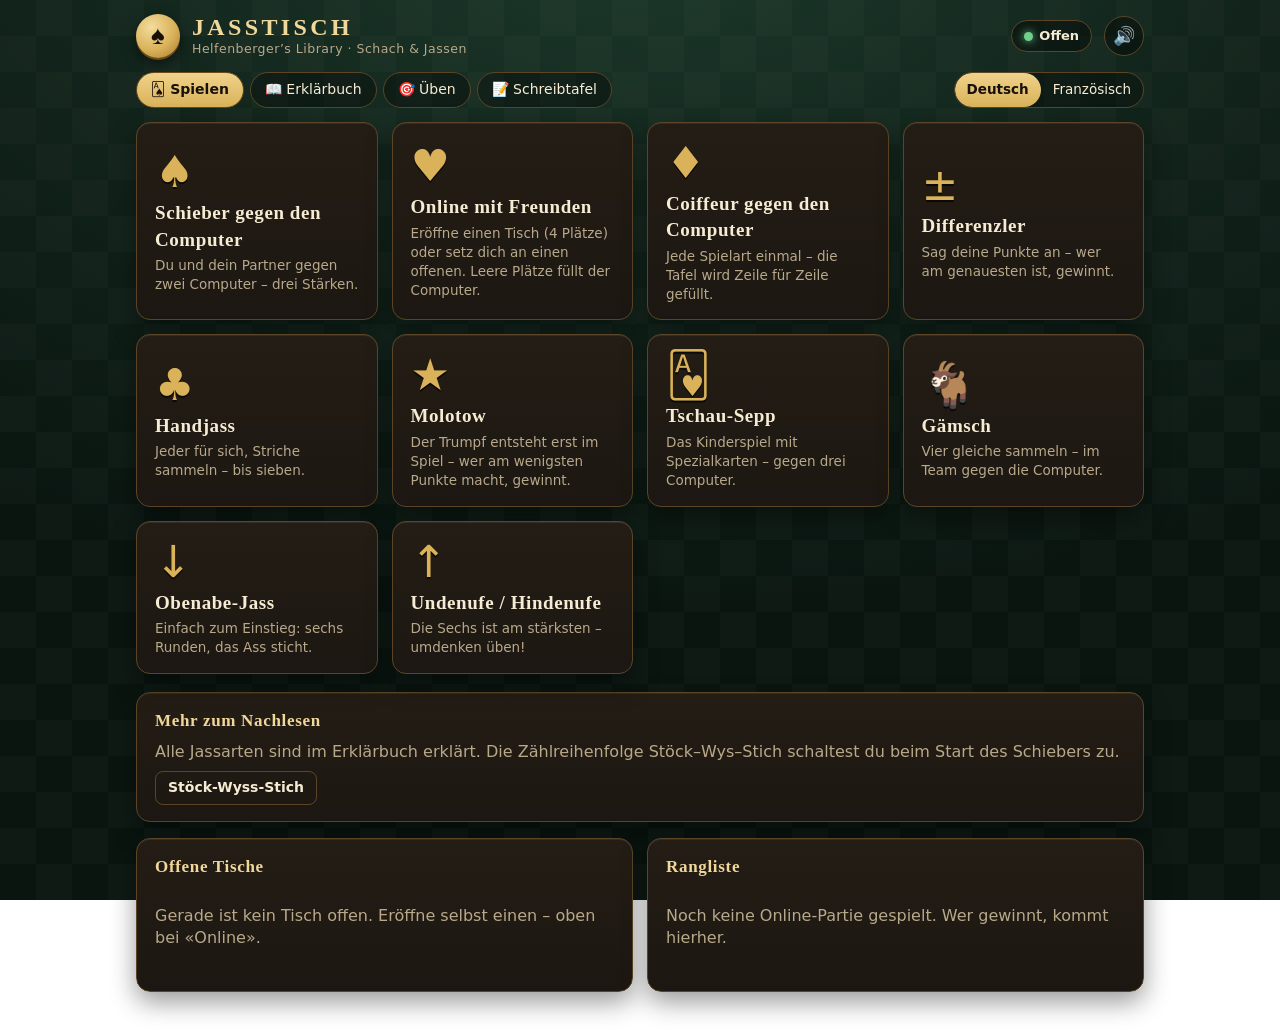
<file: jassen/jassen.html>
<!doctype html>
<html lang="de-CH">
<head>
<meta charset="utf-8">
<meta name="viewport" content="width=device-width, initial-scale=1">
<title>Jasstisch</title>
<style>
:root{
  --felt-1:#1d3a2c; --felt-2:#12251c; --felt-3:#0a1510;
  --panel:#1c1712; --panel-2:#241d15; --line:#5b4526; --line-soft:#3a2d1a;
  --gold:#d9b25a; --gold-2:#a8782a; --gold-soft:#f0d79a;
  --ivory:#f6ecd3; --muted:#b9a98b; --ink:#17110b;
  --ok:#6fcf8d; --bad:#e8705f; --warn:#f0b650;
  --sq-l:#ecd9b0; --sq-d:#a56f3f;
  --serif:"Iowan Old Style","Palatino Linotype",Palatino,"Book Antiqua",Georgia,"Times New Roman",serif;
  --sans:system-ui,-apple-system,"Segoe UI",Roboto,"Helvetica Neue",Arial,sans-serif;
  --piece-font:"Segoe UI Symbol","Apple Symbols","Noto Sans Symbols 2","DejaVu Sans","Arial Unicode MS",sans-serif;
  --bs:min(calc(100vw - 56px), calc(100vh - 215px), 640px);
}
*{box-sizing:border-box;}
html,body{margin:0;min-height:100%;}
body{
  font-family:var(--sans); color:var(--ivory); font-size:16px; line-height:1.4;
  background:
    repeating-conic-gradient(rgba(255,255,255,.018) 0% 25%, transparent 0% 50%) 0 0/72px 72px,
    radial-gradient(1200px 700px at 50% -10%, var(--felt-1) 0%, var(--felt-2) 48%, var(--felt-3) 100%);
  background-attachment:fixed;
  -webkit-text-size-adjust:100%;
}
button{font:inherit; color:inherit; cursor:pointer;}
[hidden]{display:none !important;}
#app{max-width:1040px; margin:0 auto; padding:14px 16px 40px;}

/* ---------- Kopf ---------- */
.top{display:flex; align-items:center; gap:12px; margin-bottom:14px;}
.logo{width:44px; height:44px; border-radius:50%; display:grid; place-items:center; flex:none;
  background:radial-gradient(circle at 35% 30%, #f3dc9c, var(--gold) 55%, var(--gold-2)); color:var(--ink);
  font-size:26px; font-family:var(--piece-font); box-shadow:0 2px 0 #6b4a14, 0 6px 14px #0008;}
.brand{flex:1; min-width:0;}
.brand h1{margin:0; font-family:var(--serif); font-weight:700; font-size:24px; letter-spacing:.14em; text-transform:uppercase; color:var(--gold-soft); line-height:1.05;}
.brand small{display:block; color:var(--muted); font-size:12.5px; letter-spacing:.04em;}
.chip{display:inline-flex; align-items:center; gap:6px; padding:6px 12px; border-radius:999px; font-size:13px; font-weight:600; border:1px solid var(--line); background:#0006; white-space:nowrap;}
.chip i{width:9px; height:9px; border-radius:50%; background:var(--ok); box-shadow:0 0 8px var(--ok);}
.chip.zu i{background:var(--bad); box-shadow:0 0 8px var(--bad);}
.iconbtn{width:40px; height:40px; border-radius:50%; border:1px solid var(--line); background:#0006; font-size:18px; display:grid; place-items:center;}
.iconbtn:hover{border-color:var(--gold);}

/* ---------- Karten, Knöpfe ---------- */
.card{background:linear-gradient(180deg,var(--panel-2),var(--panel)); border:1px solid var(--line); border-radius:14px; padding:16px 18px; box-shadow:0 10px 26px #0006, inset 0 1px 0 #ffffff12;}
.card h2,.card h3{font-family:var(--serif); margin:0 0 8px; color:var(--gold-soft); letter-spacing:.04em;}
.card h2{font-size:20px;} .card h3{font-size:17px;}
.muted{color:var(--muted);}
.btn{border:1px solid #6b4a14; border-radius:10px; padding:10px 16px; font-weight:700; color:var(--ink);
  background:linear-gradient(180deg,#f0d28a,var(--gold) 50%,var(--gold-2)); box-shadow:0 2px 0 #5a3d0e, 0 6px 14px #0006;
  transition:transform .08s, filter .15s;}
.btn:hover{filter:brightness(1.07);} .btn:active{transform:translateY(1px);}
.btn.ghost{background:transparent; color:var(--ivory); border-color:var(--line); box-shadow:none;}
.btn.ghost:hover{border-color:var(--gold); color:var(--gold-soft);}
.btn.danger{background:linear-gradient(180deg,#ef9686,#d1503f 55%,#a63427); color:#fff; border-color:#6e1f15; box-shadow:0 2px 0 #5a160e, 0 6px 14px #0006;}
.btn.sm{padding:6px 12px; font-size:14px; border-radius:8px;}
.btn[disabled]{opacity:.45; cursor:not-allowed; filter:none;}
.row{display:flex; flex-wrap:wrap; gap:8px; align-items:center;}

/* ---------- Gesperrt ---------- */
.gate{text-align:center; padding:34px 22px 30px; max-width:560px; margin:24px auto;}
.gate .lock{position:relative; width:150px; height:150px; margin:0 auto 14px; display:grid; place-items:center;}
.gate .lock b{font-size:96px; font-family:var(--piece-font); color:#d9c7a0; opacity:.5; line-height:1;}
.gate .lock span{position:absolute; right:6px; bottom:6px; width:58px; height:58px; border-radius:50%; background:radial-gradient(circle at 35% 30%,#f3dc9c,var(--gold) 60%,var(--gold-2)); display:grid; place-items:center; font-size:30px; box-shadow:0 6px 16px #000a;}
.gate h2{font-size:24px;}
.gate .big{font-family:var(--serif); font-size:34px; color:var(--gold-soft); margin:6px 0 2px; font-variant-numeric:tabular-nums;}
.gate ul{list-style:none; padding:0; margin:16px auto 0; max-width:360px; text-align:left; color:var(--muted); font-size:14.5px;}
.gate li{padding:4px 0 4px 24px; position:relative;} .gate li::before{content:"♠︎"; position:absolute; left:0; color:var(--gold);}

/* ---------- Lehrerfeld ---------- */
.teacher{margin-bottom:16px; padding:0;}
.teacher summary{list-style:none; cursor:pointer; padding:12px 18px; display:flex; align-items:center; gap:10px; font-family:var(--serif); color:var(--gold-soft); letter-spacing:.04em; font-size:17px;}
.teacher summary::-webkit-details-marker{display:none;}
.teacher summary .sub{margin-left:auto; font-family:var(--sans); font-size:13px; color:var(--muted); letter-spacing:0;}
.teacher .body{padding:2px 18px 16px; border-top:1px solid var(--line-soft);}
.teacher .klassen{display:flex; flex-wrap:wrap; gap:6px 12px; margin:8px 0 2px; font-size:14px;}
.teacher label{display:inline-flex; align-items:center; gap:5px; color:var(--muted);}

/* ---------- Menü ---------- */
.modes{display:grid; grid-template-columns:repeat(auto-fit,minmax(220px,1fr)); gap:14px; margin-bottom:18px;}
.mode{text-align:left; padding:18px 18px 16px; border-radius:14px; border:1px solid var(--line); background:linear-gradient(180deg,var(--panel-2),var(--panel)); box-shadow:0 10px 26px #0006, inset 0 1px 0 #ffffff12; transition:transform .12s, border-color .15s;}
.mode:hover{transform:translateY(-3px); border-color:var(--gold);}
.mode .pc{display:block; font-family:var(--piece-font); font-size:44px; line-height:1; color:var(--gold); margin-bottom:6px; text-shadow:0 2px 0 #000a;}
.mode b{font-family:var(--serif); font-size:19px; color:var(--ivory); letter-spacing:.03em;}
.mode small{display:block; margin-top:3px; color:var(--muted); font-size:13.5px;}
.resume{display:flex; align-items:center; gap:12px; flex-wrap:wrap; margin-bottom:16px; border-color:var(--gold);}
.resume .grow{flex:1; min-width:180px;}
.two{display:grid; grid-template-columns:1fr 1fr; gap:14px;}
@media (max-width:760px){.two{grid-template-columns:1fr;}}
.tisch{display:flex; align-items:center; gap:10px; padding:10px 0; border-top:1px solid var(--line-soft);}
.tisch:first-of-type{border-top:0;}
.tisch .dot{width:30px; height:30px; border-radius:50%; flex:none; display:grid; place-items:center; font-family:var(--piece-font); font-size:20px;}
.tisch .info{flex:1; min-width:0;} .tisch .info b{display:block;} .tisch .info small{color:var(--muted);}
.dot.w{background:#f6ecd3; color:#2b1d12; border:1px solid #2b1d12;} .dot.b{background:#1a120c; color:#f6ecd3; border:1px solid #8a6a45;}
table.rang{width:100%; border-collapse:collapse; font-size:15px;}
table.rang th{font-size:12px; letter-spacing:.08em; text-transform:uppercase; color:var(--muted); text-align:right; padding:0 6px 6px;}
table.rang th:nth-child(2){text-align:left;}
table.rang td{padding:7px 6px; border-top:1px solid var(--line-soft); text-align:right; font-variant-numeric:tabular-nums;}
table.rang td:nth-child(1){text-align:left; width:30px; color:var(--gold);} table.rang td:nth-child(2){text-align:left;}
table.rang tr.me td{background:#d9b25a1c;} table.rang td.pt{font-weight:700; color:var(--gold-soft);}
.empty{color:var(--muted); padding:10px 0;}

.nav{display:flex; gap:6px; padding:6px 8px 8px; border-top:1px solid var(--line-soft);}
.nav button{flex:1; padding:6px 0; border-radius:8px; border:1px solid var(--line); background:#0005; font-size:15px;}
.nav button:hover{border-color:var(--gold);} .nav button[disabled]{opacity:.35;}
.acts{display:flex; flex-wrap:wrap; gap:8px;}
.acts .btn{flex:1 1 auto;}
.banner{padding:10px 12px; border-radius:10px; border:1px solid var(--warn); background:#f0b6501a; font-size:14px; color:#ffdca0;}
.banner .row{margin-top:8px;}

/* ---------- Dialog, Toast ---------- */
.modal{position:fixed; inset:0; z-index:100; background:rgba(4,8,6,.72); display:grid; place-items:center; padding:16px; overflow:auto; animation:fade .15s;}
.dlg{width:min(520px,100%); max-height:100%; overflow:auto;}
.dlg h2{font-size:22px;}
.dlg .field{margin:14px 0 4px;} .dlg .field>label.t{display:block; font-size:12.5px; letter-spacing:.08em; text-transform:uppercase; color:var(--muted); margin-bottom:6px;}
.seg{display:flex; flex-wrap:wrap; gap:6px; position:relative;}
.seg input{position:absolute; opacity:0; pointer-events:none;}
.seg label{padding:8px 13px; border-radius:9px; border:1px solid var(--line); background:#0005; cursor:pointer; font-size:14.5px;}
.seg input:checked + label{background:linear-gradient(180deg,#f0d28a,var(--gold)); color:var(--ink); border-color:#6b4a14; font-weight:700;}
.seg input:focus-visible + label{outline:2px solid var(--gold-soft); outline-offset:2px;}
.opt{display:flex; align-items:center; gap:10px; padding:8px 2px; border-top:1px solid var(--line-soft);}
.opt:first-of-type{border-top:0;} .opt .t{flex:1;} .opt .t small{display:block; color:var(--muted); font-size:12.5px;}
.sw{position:relative; width:46px; height:26px; flex:none;}
.sw input{position:absolute; inset:0; opacity:0; width:100%; height:100%; margin:0; cursor:pointer; z-index:1;}
.sw span{position:absolute; inset:0; border-radius:99px; background:#0008; border:1px solid var(--line); transition:.15s;}
.sw span::after{content:""; position:absolute; top:2px; left:2px; width:20px; height:20px; border-radius:50%; background:var(--muted); transition:.15s;}
.sw input:checked + span{background:var(--gold-2); border-color:var(--gold);} .sw input:checked + span::after{left:22px; background:var(--ivory);}
.sw input:focus-visible + span{outline:2px solid var(--gold-soft); outline-offset:2px;}
.subopts{margin:4px 0 6px 0; padding:2px 0 8px; display:none;} .subopts.show{display:block;}
.dlg .actions{display:flex; gap:8px; justify-content:flex-end; margin-top:18px; flex-wrap:wrap;}
.result{text-align:center;} .result .big{font-family:var(--piece-font); font-size:72px; color:var(--gold); line-height:1; text-shadow:0 3px 0 #000a;} .result h2{font-size:26px; margin-top:6px;}
#toast{position:fixed; left:50%; bottom:22px; transform:translateX(-50%) translateY(20px); background:#0c0905f0; border:1px solid var(--gold); color:var(--ivory); padding:10px 16px; border-radius:10px; opacity:0; pointer-events:none; transition:.2s; z-index:200; max-width:90vw; text-align:center;}
#toast.show{opacity:1; transform:translateX(-50%);}
@keyframes fade{from{opacity:0}to{opacity:1}}
@media (prefers-reduced-motion:reduce){*{animation:none !important; transition:none !important;}}
@media (max-width:560px){
  #app{padding:10px 10px 32px;}
  .top{gap:8px;} .logo{width:38px;height:38px;font-size:22px;}
  .brand h1{font-size:18px; letter-spacing:.1em;} .brand small{display:none;}
  .top{flex-wrap:wrap;} .chip{order:10; flex:1 1 100%; justify-content:center; font-size:12.5px; padding:5px 9px;}
  .iconbtn{width:36px;height:36px;}
  .card{padding:14px;}
}
button:focus-visible{outline:2px solid var(--gold-soft); outline-offset:2px;}

/* ---------- Jass: Tisch ---------- */
:root{ --cw:min(15.5vw,78px); --ch:calc(var(--cw)*1.56); --tafel:#232a26; --kreide:#eef0e8; }
.logo{font-family:var(--serif);}
.topnav{display:flex; gap:6px; flex-wrap:wrap; margin:0 0 14px;}
.topnav button{padding:7px 14px; border-radius:999px; border:1px solid var(--line); background:#0005; font-size:14px;}
.topnav button.on{background:linear-gradient(180deg,#f0d28a,var(--gold)); color:var(--ink); border-color:#6b4a14; font-weight:700;}
.topnav .sp{flex:1;}
.setbtn{display:inline-flex; gap:0; border:1px solid var(--line); border-radius:999px; overflow:hidden; background:#0005;}
.setbtn button{padding:7px 12px; border:0; background:transparent; font-size:13.5px;}
.setbtn button.on{background:linear-gradient(180deg,#f0d28a,var(--gold)); color:var(--ink); font-weight:700;}

.jc{display:block; width:var(--cw); height:calc(var(--cw)*1.56); flex:none; filter:drop-shadow(0 2px 3px #0008);}
.jc.sm{--cw:46px;} .jc.xs{--cw:34px;} .jc.lg{--cw:96px;}
.jc svg{display:block; width:100%; height:100%;}
.cardbtn{border:0; background:transparent; padding:0; border-radius:8px; position:relative; transition:transform .12s;}
.cardbtn.ok:hover{transform:translateY(-14px);}
.cardbtn.no{opacity:.4; filter:grayscale(.4);} .cardbtn.no .jc{filter:none;}
.cardbtn.hint .jc{filter:drop-shadow(0 0 7px #f0d79a) drop-shadow(0 0 3px #f0d79a);}
.cardbtn.ok{cursor:pointer;}

.jtable{position:relative; display:grid; grid-template-columns:minmax(0,1fr) minmax(0,2.2fr) minmax(0,1fr); grid-template-rows:auto minmax(220px,auto) auto;
  gap:8px; padding:16px 12px 14px; border-radius:18px; border:2px solid #1a0f08;
  background:radial-gradient(ellipse at 50% 45%, #2d6a47 0%, #20503a 55%, #153325 100%);
  box-shadow:0 22px 44px #000b, inset 0 0 0 6px #6a4529, inset 0 0 0 8px #2d1a0e, inset 0 0 60px #0007;}
.seat{display:flex; flex-direction:column; align-items:center; gap:6px; min-width:0; position:relative;}
.seat.top{grid-column:2; grid-row:1;} .seat.left{grid-column:1; grid-row:2; justify-content:center;}
.seat.right{grid-column:3; grid-row:2; justify-content:center;} .seat.me{grid-column:1/-1; grid-row:3;}
.center{grid-column:2; grid-row:2; display:grid; place-items:center; position:relative; min-height:230px; padding-top:30px;}
.nm{font-family:var(--serif); font-weight:700; font-size:15px; padding:3px 12px; border-radius:99px; background:#0009; border:1px solid var(--line); max-width:100%; overflow:hidden; text-overflow:ellipsis; white-space:nowrap; color:var(--ivory);}
.seat.act .nm{background:#f0d79a; color:var(--ink); border-color:var(--gold); box-shadow:0 0 14px #f0d79a99;}
.nm small{font-weight:400; opacity:.8;}
.backs{display:flex; justify-content:center; padding-left:18px;}
.backs .jc{--cw:36px; margin-left:calc(-36px*.62);}
.seat.left .backs,.seat.right .backs{flex-direction:column; padding-left:0; padding-top:calc(var(--ch)*.1);}
.seat.left .backs .jc,.seat.right .backs .jc{--cw:34px; margin-left:0; margin-top:-37px; transform:rotate(90deg);} .seat.left .backs .jc:first-child,.seat.right .backs .jc:first-child{margin-top:0;}
.hand{display:flex; justify-content:center; flex-wrap:nowrap; padding-top:16px; min-height:calc(var(--ch) + 18px);}
.hand .cardbtn{margin-left:calc(var(--cw)*-.3);} .hand .cardbtn:first-child{margin-left:0;}
.trick{position:relative; width:min(100%,300px); height:240px;}
.trick .tc{position:absolute; transition:all .25s;}
.trick .tc.p0{left:50%; bottom:2px; transform:translateX(-50%) rotate(-3deg);} .trick .tc.p1{right:6%; top:50%; transform:translateY(-50%) rotate(7deg);}
.trick .tc.p2{left:50%; top:2px; transform:translateX(-50%) rotate(3deg);} .trick .tc.p3{left:6%; top:50%; transform:translateY(-50%) rotate(-7deg);}
.trick .tc .jc{--cw:64px;}
.trumpbadge{position:absolute; left:6px; top:6px; display:flex; align-items:center; gap:6px; padding:4px 10px; border-radius:99px; background:#0009; border:1px solid var(--gold); font-size:13px; font-weight:700; color:var(--gold-soft);}
.trumpbadge svg{width:22px; height:22px;}
.bubble{position:absolute; z-index:6; max-width:190px; background:#fff8e4; color:#2b1d12; font-size:13.5px; padding:6px 10px; border-radius:12px; box-shadow:0 4px 10px #0007; pointer-events:none; animation:fade .2s;}
.seat.top .bubble{top:100%; margin-top:4px;} .seat.left .bubble{left:10px; top:-6px;} .seat.right .bubble{right:10px; top:-6px;}
.seat.me .bubble{bottom:100%;}
.tabs-mini{display:flex; gap:6px; flex-wrap:wrap; margin:8px 0;}
.ctrls{display:flex; gap:8px; flex-wrap:wrap; justify-content:center; margin-top:10px;}
.stage2{display:grid; grid-template-columns:minmax(0,1fr) 270px; gap:16px; align-items:start;}
@media (max-width:980px){.stage2{grid-template-columns:1fr;} :root{--cw:min(11.5vw,70px);} .hand .cardbtn{margin-left:calc(var(--cw)*-.42);}}
@media (max-width:560px){ :root{--cw:min(12vw,56px);} .jtable{padding:10px 4px;} .trick .tc .jc{--cw:50px;} .trick{height:200px;} .center{min-height:200px;} .seat.left .backs .jc,.seat.right .backs .jc{--cw:24px; margin-top:-26px;} .backs .jc{--cw:28px; margin-left:-17px;} .jtable{grid-template-columns:62px minmax(0,1fr) 62px; gap:4px;} .nm{border-radius:12px; font-size:11.5px; padding:2px 6px; white-space:normal; text-align:center; line-height:1.15;} .nm small{display:block;} .bubble{max-width:130px; font-size:12px; padding:5px 8px;} .seat.left .bubble{left:62px;} .seat.right .bubble{right:62px;} }

.tafel{background:linear-gradient(180deg,#2c342f,var(--tafel)); border:7px solid #7a5230; border-radius:10px; padding:10px 12px 12px; color:var(--kreide); font-family:"Segoe Print","Bradley Hand","Chalkboard SE","Comic Sans MS",cursive; box-shadow:0 10px 24px #0008, inset 0 0 30px #0006;}
.tafel h4{margin:0 0 6px; text-align:center; font-weight:400; letter-spacing:.08em; font-size:15px; color:#fff7d6;}
.tafel table{width:100%; border-collapse:collapse; font-size:17px; text-align:center;}
.tafel th{font-weight:400; border-bottom:2px solid #eef0e888; padding:2px 0 4px;} .tafel td{padding:2px 0; border-bottom:1px dashed #eef0e822; font-variant-numeric:tabular-nums;}
.tafel td:first-child,.tafel th:first-child{width:24px; opacity:.55; font-size:13px;} .tafel th+th{border-left:2px solid #eef0e888;} .tafel td+td{border-left:2px solid #eef0e888;}
.tafel tfoot td{border-top:2px solid #eef0e8; border-bottom:0; font-weight:700; font-size:20px; padding-top:4px;}
.strichi{display:inline-flex; flex-wrap:wrap; gap:3px 4px; align-items:flex-end; justify-content:center; vertical-align:middle; line-height:0; color:var(--kreide);} .strichi svg{display:block; overflow:visible;} .tafel td .strichi{display:flex; margin-top:1px;} .tafel tfoot td .strichi{margin-top:3px;}
.tafel .ziel{text-align:center; font-size:13px; opacity:.7; margin-top:6px;}
.liveinfo{margin-top:10px; padding:10px 12px; border:1px solid var(--line); border-radius:10px; background:#0006; font-size:14px;}
.liveinfo b{color:var(--gold-soft);}
.sidebox{display:flex; flex-direction:column; gap:12px;}
.stbar{padding:10px 14px; border-radius:12px; border:1px solid var(--line); background:#0007; font-family:var(--serif); font-size:17px; color:var(--gold-soft); text-align:center; margin-bottom:10px;}
.stbar small{display:block; font-family:var(--sans); color:var(--muted); font-size:13px;}

/* Trumpfwahl */
.tw{display:flex; flex-wrap:wrap; gap:8px; justify-content:center; margin-top:8px;}
.tw button{display:flex; flex-direction:column; align-items:center; gap:2px; padding:8px 10px; min-width:84px; border-radius:12px; border:1px solid var(--line); background:linear-gradient(180deg,var(--panel-2),var(--panel)); font-size:13px;}
.tw button:hover{border-color:var(--gold); transform:translateY(-2px);} .tw button svg{width:34px; height:34px;} .tw button b{font-size:14px;}
.tw button small{color:var(--muted); font-size:11.5px;}

/* Erklärbuch */
.book{display:grid; grid-template-columns:230px minmax(0,1fr); gap:16px; align-items:start;}
@media (max-width:820px){.book{grid-template-columns:1fr;}}
.toc{position:sticky; top:8px; max-height:calc(100vh - 20px); overflow:auto;}
@media (max-width:820px){.toc{position:static; max-height:none;}}
.toc button{display:block; width:100%; text-align:left; padding:7px 10px; border-radius:8px; border:0; background:transparent; font-size:14.5px; color:var(--ivory);}
.toc button:hover{background:#ffffff12;} .toc button.on{background:linear-gradient(180deg,#f0d28a,var(--gold)); color:var(--ink); font-weight:700;}
.toc .grp{font-size:11.5px; letter-spacing:.12em; text-transform:uppercase; color:var(--muted); padding:10px 10px 3px;}
.page{background:linear-gradient(180deg,#f6ecd3,#eadcb8); color:#2b1d12; border-radius:6px 14px 14px 6px; padding:22px 26px 26px; box-shadow:0 14px 30px #000a, inset 8px 0 14px -8px #7a5230aa; border:1px solid #8a6a45; min-height:420px;}
.page h2{font-family:var(--serif); font-size:27px; margin:0 0 4px; color:#5a3a12;} .page h3{font-family:var(--serif); font-size:18px; color:#7a4b12; margin:18px 0 4px;}
.page p,.page li{line-height:1.55; font-size:15.5px;} .page ul,.page ol{padding-left:22px; margin:6px 0;}
.page .lead{font-style:italic; color:#6b5a3a; margin:0 0 12px;}
.page .box{background:#fff8e0; border-left:5px solid var(--gold-2); border-radius:6px; padding:8px 14px; margin:12px 0;}
.page .box.tip{border-left-color:#2e7d4f; background:#ecf6e4;} .page .box.warn{border-left-color:#b3402f; background:#fbe9e3;}
.page table.t{border-collapse:collapse; width:100%; font-size:15px; margin:8px 0;} .page table.t th,.page table.t td{border:1px solid #bda877; padding:5px 8px; text-align:center;}
.page table.t th{background:#e6d4a0;} .page table.t td.l,.page table.t th.l{text-align:left;}
.pgnav{display:flex; justify-content:space-between; margin-top:20px; gap:8px;}
.page .btn.ghost{color:#5a3a12; border-color:#8a6a45;} .page .btn.ghost:hover{color:#2b1d12; border-color:#5a3a12;}
.page input[type=text],.page input[type=number]{padding:7px 10px; border-radius:8px; border:1px solid #8a6a45; background:#fffdf4; font-size:16px; width:100px;}
.cardrow{display:flex; flex-wrap:wrap; gap:6px; margin:8px 0;} .cardrow .jc{--cw:54px;}
.cardrow .jc.sel{outline:3px solid #d1503f; outline-offset:2px; border-radius:6px;}
.kgrid{display:grid; grid-template-columns:repeat(9,1fr); gap:4px; margin:8px 0;} .kgrid button{padding:0; border:0; background:transparent; border-radius:5px;} .kgrid .jc{--cw:100%; width:100%; height:auto; aspect-ratio:2/3;}
.kgrid button.sel .jc{outline:3px solid #d1503f; outline-offset:-1px; border-radius:6px;}
.ok{color:#2e7d4f;} .bad{color:#b3402f;}
.pill{display:inline-block; padding:2px 9px; border-radius:99px; background:#e6d4a0; font-size:13px; margin:2px 3px 2px 0;}
.print-only{display:none;}
@media print{ body{background:#fff !important;} .top,.topnav,.toc,.pgnav,.ctrls,.no-print{display:none !important;} .page{box-shadow:none; border:0;} }

.seatpick{display:grid; grid-template-columns:repeat(2,1fr); gap:8px; margin-top:6px;}
.seatpick .sp1{padding:8px 10px; border:1px solid var(--line-soft); border-radius:10px; background:#0004; font-size:14px;}
.seatpick .sp1 b{display:block;} .seatpick .sp1.team0{border-left:4px solid var(--gold);} .seatpick .sp1.team1{border-left:4px solid #6fa8dc;}
.lvlsel{width:100%; padding:7px; border-radius:8px; background:#0006; color:var(--ivory); border:1px solid var(--line); font-size:14px;}
.resbox table{width:100%; border-collapse:collapse; margin:8px 0;} .resbox td,.resbox th{padding:4px 8px; text-align:right; border-bottom:1px solid var(--line-soft);} .resbox td:first-child,.resbox th:first-child{text-align:left;}
.big2{font-family:var(--serif); font-size:34px; color:var(--gold);}
.qbox{max-width:760px; margin:0 auto;}
.qq{font-size:17px; margin:8px 0;} .qopt{display:flex; flex-direction:column; gap:8px; margin:10px 0;} .qopt button{padding:11px 14px; text-align:left; border-radius:10px; border:1px solid var(--line); background:#0005; font-size:15.5px;}
.qopt button:hover{border-color:var(--gold);} .qopt button.rich{border-color:#4caf50; background:#2e7d4f55;} .qopt button.falsch{border-color:#e8705f; background:#b3402f55;}
.mathi{display:flex; align-items:center; gap:8px; flex-wrap:wrap; margin:12px 0;} .mathi .op{font-size:34px; font-weight:800; color:var(--gold-soft); width:34px; text-align:center;}
.mathi input{width:110px; padding:9px; border-radius:8px; border:1px solid var(--line); background:#0007; color:var(--ivory); font-size:22px; text-align:center;}
.bar{height:8px; border-radius:99px; background:#0006; overflow:hidden; margin:8px 0;} .bar>i{display:block; height:100%; background:linear-gradient(90deg,var(--gold-2),var(--gold-soft));}
.ritem{display:flex; align-items:center; gap:10px; padding:9px 10px; border:1px solid var(--line-soft); border-radius:10px; margin:6px 0; background:#0004;}
.ritem .rt{flex:1;} .ritem .ra{min-width:80px; text-align:right;}
.ritem.pick{outline:2px solid var(--gold);}

.jc img{display:block; width:100%; height:100%; object-fit:contain; border-radius:6%; user-select:none; -webkit-user-drag:none;}
.credit{font-size:12px; color:var(--muted); margin-top:18px; line-height:1.45;}
.page .credit{color:#6b5a3a;}
.tw button[data-t="0"] svg,.tw button[data-t="1"] svg,.tw button[data-t="2"] svg,.tw button[data-t="3"] svg,.tw button[data-s] svg{background:#f6ecd3; border-radius:50%; padding:3px; width:38px; height:38px;}
/* Handy quer: alles auf einen Blick, ohne Scrollen (steht absichtlich am Ende) */
@media (orientation:landscape) and (max-height:520px){
  :root{--cw:min(7.2vw,44px);}
  #app{padding:6px 10px 16px;}
  .top{margin-bottom:6px;} .stbar{padding:3px 10px; font-size:13.5px; margin-bottom:4px; line-height:1.25;} .stbar small{display:inline; font-size:11.5px; margin-left:6px;}
  .jtable{grid-template-columns:96px minmax(0,1fr) 96px; grid-template-rows:auto auto auto; gap:2px 6px; padding:6px 8px 8px; border-radius:14px;}
  .seat.top{grid-column:1/-1; grid-row:1; flex-direction:row; justify-content:center; gap:8px;} .seat.top .backs{display:none;}
  .center{min-height:0; padding-top:0;} .trick{height:118px; width:min(100%,230px);} .trick .tc .jc{--cw:36px;}
  .seat.left .backs .jc,.seat.right .backs .jc{--cw:22px; margin-top:-24px;} .backs .jc{--cw:26px; margin-left:-16px;}
  .nm{font-size:12px; padding:2px 8px; white-space:normal; text-align:center; line-height:1.15;} .nm small{display:inline;}
  .hand{padding-top:6px; min-height:calc(var(--ch) + 8px);} .hand .cardbtn{margin-left:calc(var(--cw)*-.34);}
  .trumpbadge{font-size:11.5px; padding:2px 8px;} .trumpbadge svg{width:18px; height:18px;}
  .topnav{margin:0 0 4px;} .topnav button{padding:3px 10px; font-size:12.5px;}
  .top{gap:8px; margin-bottom:4px;} .logo{width:28px; height:28px; font-size:16px;} .brand h1{font-size:15px;} .brand small{display:none;} .iconbtn{width:30px; height:30px;}
  .center>div[style*="text-align:center"]>div:first-child{display:none;}
  .tw{gap:5px; margin-top:0;} .tw button{min-width:58px; padding:3px 6px; gap:0;} .tw button svg,.tw button[data-t="0"] svg,.tw button[data-t="1"] svg,.tw button[data-t="2"] svg,.tw button[data-t="3"] svg,.tw button[data-s] svg{width:24px; height:24px; padding:2px;} .tw button b{font-size:12px;} .tw button small{font-size:10px; line-height:1.1; min-height:11px;} .tw button[data-s] small{display:none;} .tw button{flex:0 0 auto;}
  .ctrls{margin-top:6px;} .bubble{font-size:12px; padding:4px 8px; max-width:150px;}
}
</style>
</head>
<body>
<div id="app">
  <header class="top">
    <div class="logo" aria-hidden="true">&#9824;&#xFE0E;</div>
    <div class="brand"><h1>Jasstisch</h1><small>Helfenberger&rsquo;s Library &middot; Schach &amp; Jassen</small></div>
    <span class="chip" id="chip" hidden><i></i><span id="chipTxt"></span></span>
    <button class="iconbtn" id="soundBtn" type="button" title="Ton an/aus" aria-label="Ton an oder aus">&#128266;</button>
  </header>
  <nav class="topnav" id="topnav"></nav>
  <div id="gate" hidden></div>
  <details class="card teacher" id="teacher" hidden></details>
  <main id="menu"></main>
  <main id="wait" hidden></main>
  <main id="buch" hidden></main>
  <main id="ueben" hidden></main>
  <main id="tafel" hidden></main>
  <main id="game" hidden></main>
</div>
<div class="modal" id="modal" hidden></div>
<div id="toast" role="status"></div>
<script>
(function(){
'use strict';
/* ===================== Hilfsfunktionen ===================== */
var $ = function(id){ return document.getElementById(id); };
function esc(s){ return String(s == null ? '' : s).replace(/[&<>"']/g, function(c){ return {'&':'&amp;','<':'&lt;','>':'&gt;','"':'&quot;',"'":'&#39;'}[c]; }); }
function pad(n){ return (n < 10 ? '0' : '') + n; }
function hm(d){ return pad(d.getHours()) + ':' + pad(d.getMinutes()); }
function dstr(d){ return d.getFullYear() + '-' + pad(d.getMonth() + 1) + '-' + pad(d.getDate()); }
var QS = new URLSearchParams(location.search);
var T0 = Date.now();
var FRISCH = 100000;
function lsGet(k, def){ try{ var v = localStorage.getItem(k); return v == null ? def : JSON.parse(v); }catch(e){ return def; } }
function lsSet(k, v){ try{ localStorage.setItem(k, JSON.stringify(v)); }catch(e){} }
function lsDel(k){ try{ localStorage.removeItem(k); }catch(e){} }
function mulberry(a){ return function(){ a |= 0; a = a + 0x6D2B79F5 | 0; var t = Math.imul(a ^ a >>> 15, 1 | a); t = t + Math.imul(t ^ t >>> 7, 61 | t) ^ t; return ((t ^ t >>> 14) >>> 0) / 4294967296; }; }
function rnd(n){ return Math.floor(Math.random() * n); }
function pick(a){ return a[rnd(a.length)]; }

/* =====================================================================
   API: in der Library kommt sie von der Hülle (window.parent.__hlJassen),
   allein geöffnet gibt es eine Test-Attrappe (mehrere Tabs im selben Browser).
   ===================================================================== */
function mockApi(){
  var KEY = 'jassen_mock_spieler', FKEY = 'jassen_mock_frei';
  var uid; try{ uid = sessionStorage.getItem('jassen_mock_uid'); if(!uid){ uid = 'u' + Math.random().toString(36).slice(2, 7); sessionStorage.setItem('jassen_mock_uid', uid); } }catch(e){ uid = 'u' + Math.random().toString(36).slice(2, 7); }
  var lehrer = /lehrer/.test(location.search + location.hash);
  var name = QS.get('name') || (lehrer ? 'Herr Test' : 'Schüler ' + uid.slice(-2).toUpperCase());
  function read(k){ try{ return JSON.parse(localStorage.getItem(k) || 'null') || {}; }catch(e){ return {}; } }
  function watch(readFn, cb){ var last = null; function go(){ var s = JSON.stringify(readFn()); if(s !== last){ last = s; cb(JSON.parse(s)); } } go(); var iv = setInterval(go, 400); return function(){ clearInterval(iv); }; }
  return {
    mock:true, uid:uid, name:name, klasse:'G3b', lehrer:lehrer,
    klassen:[{id:'G3a', label:'G3a'}, {id:'G3b', label:'G3b'}],
    ferien:function(){ return false; },
    freigabeWatch:function(cb){ return watch(function(){ return read(FKEY); }, function(o){ cb(o && o.bis ? o : null); }); },
    freigabeSetzen:function(klassen, bis){ localStorage.setItem(FKEY, JSON.stringify({bis:bis, von:name})); return Promise.resolve(); },
    spielerWatch:function(cb){ return watch(function(){ return read(KEY); }, function(o){ cb(Object.keys(o).map(function(k){ return Object.assign({uid:k}, o[k]); })); }); },
    ichSchreiben:function(data){ var o = read(KEY); o[uid] = data; localStorage.setItem(KEY, JSON.stringify(o)); return Promise.resolve(); },
    statZuruecksetzen:function(){ var o = read(KEY); Object.keys(o).forEach(function(k){ o[k].stat = {w:0, d:0, l:0}; }); localStorage.setItem(KEY, JSON.stringify(o)); return Promise.resolve(); }
  };
}
var API = null;
try{ if(window.parent && window.parent !== window && typeof window.parent.__hlJassen === 'function') API = window.parent.__hlJassen(); }catch(e){}
if(!API) API = mockApi();

/* Unterrichtszeit: Mo–Fr 07:30–11:50 und 13:30–16:55 gesperrt, Freitag ab 15:00 frei, Wochenende und Ferien frei. */
function jetzt(){
  if(API.mock && QS.get('jetzt')){ var d = new Date(QS.get('jetzt')); if(!isNaN(d)) return new Date(d.getTime() + (Date.now() - T0)); }
  return new Date();
}
function minToDate(d, min){ var x = new Date(d); x.setHours(Math.floor(min / 60), min % 60, 0, 0); return x; }
function unterricht(d){
  var day = d.getDay(), m = d.getHours() * 60 + d.getMinutes();
  if(day === 0 || day === 6) return {zu:false};
  try{ if(API.ferien && API.ferien(dstr(d))) return {zu:false, ferien:true}; }catch(e){}
  var bl = [[450, 710], [810, day === 5 ? 900 : 1015]], next = null;
  for(var i = 0; i < bl.length; i++){
    if(m >= bl[i][0] && m < bl[i][1]) return {zu:true, bis:minToDate(d, bl[i][1])};
    if(m < bl[i][0] && next == null) next = bl[i][0];
  }
  return {zu:false, ab:next == null ? null : minToDate(d, next)};
}
var S = {lehrer:!!API.lehrer, frei:null, spieler:[], hydrated:false, view:'menu', G:null, unsubLobby:null, unsubFrei:null, hb:null, offen:null, muted:!!lsGet('jassen_mute', false), ctx:null,
  me:{name:API.name, stat:{w:0, d:0, l:0}, tisch:null, want:null, g:null}};
function status(){
  var d = jetzt(), u = unterricht(d);
  if(S.lehrer) return {offen:true, lehrer:true, u:u, d:d};
  if(!u.zu) return {offen:true, u:u, d:d};
  if(S.frei && S.frei.bis > Date.now()) return {offen:true, frei:S.frei, u:u, d:d};
  return {offen:false, u:u, d:d};
}

/* =====================================================================
   Kartensets, Namen, Zeichnung
   Karte = Farbe*9 + Rang. Farbe 0 Herz/Rose, 1 Kreuz/Eichle, 2 Ecke/Schelle, 3 Schaufel/Schilte.
   Rang 0 Ass, 1 König, 2 Dame/Ober, 3 Bube/Under, 4 Zehn/Banner, 5 Neun, 6 Acht, 7 Sieben, 8 Sechs.
   ===================================================================== */
var SET = lsGet('jassen_set', 'd'); if(SET !== 'f' && SET !== 'd') SET = 'd';
var SUITN = {f:['Herz', 'Kreuz', 'Ecke', 'Schaufel'], d:['Rose', 'Eichle', 'Schelle', 'Schilte']};
var SUITN_PL = {f:['Herz', 'Kreuz', 'Ecken', 'Schaufeln'], d:['Rosen', 'Eicheln', 'Schellen', 'Schilten']};
var RANKN = {f:['Ass', 'König', 'Dame', 'Bube', 'Zehn', 'Neun', 'Acht', 'Sieben', 'Sechs'], d:['Ass', 'König', 'Ober', 'Under', 'Banner', 'Neuner', 'Achter', 'Siebner', 'Sechser']};
var RANKL = {f:['A', 'K', 'D', 'B', '10', '9', '8', '7', '6'], d:['A', 'K', 'O', 'U', '10', '9', '8', '7', '6']};
var MULTS = {f:[1, 2, 1, 2], d:[1, 1, 2, 2]};
var MODEN = ['', '', '', '', 'Obenabe', 'Undenufe', 'Slalom ↓', 'Slalom ↑', 'Guschti ↓', 'Guschti ↑'];
function suitName(s){ return SUITN[SET][s]; }
function cardName(c){ return suitName(c / 9 | 0) + ' ' + RANKN[SET][c % 9]; }
function modeName(t){ return t < 4 ? suitName(t) + ' ist Trumpf' : MODEN[t]; }
function modeShort(t){ return t < 4 ? suitName(t) : MODEN[t]; }

function symSvg(set, s, size, extra){
  var g;
  if(set === 'f'){
    if(s === 0) g = '<path d="M0 8.5 C-14 -1 -10 -11 -4.5 -9.5 C-2 -8.8 0 -6.5 0 -4.5 C0 -6.5 2 -8.8 4.5 -9.5 C10 -11 14 -1 0 8.5Z" fill="#d62828"/>';
    else if(s === 1) g = '<g fill="#161616"><circle cx="0" cy="-4.8" r="4.5"/><circle cx="-5.2" cy="2" r="4.5"/><circle cx="5.2" cy="2" r="4.5"/><path d="M-1.6 1 L-3.4 10 L3.4 10 L1.6 1Z"/></g>';
    else if(s === 2) g = '<path d="M0 -10 L7.2 0 L0 10 L-7.2 0Z" fill="#d62828"/>';
    else g = '<path d="M0 -10 C-12 0 -11 6 -5 6 C-3 6 -1.6 5.2 -1 3.6 C-1 7 -2 9 -4 10 L4 10 C2 9 1 7 1 3.6 C1.6 5.2 3 6 5 6 C11 6 12 0 0 -10Z" fill="#161616"/>';
  } else {
    if(s === 0) g = '<g stroke="#5a4300" stroke-width=".8" fill="#f7d21a">' + [0, 72, 144, 216, 288].map(function(a){ return '<ellipse cx="0" cy="-5.6" rx="3.6" ry="4.6" transform="rotate(' + a + ')"/>'; }).join('') + '</g><circle r="3.3" fill="#d62828" stroke="#5a1010" stroke-width=".7"/>';
    else if(s === 1) g = '<path d="M-1 -10 Q0 -12 1.5 -10 L1 -6 L-1 -6Z" fill="#6b4a14"/><ellipse cx="0" cy="3.6" rx="5" ry="6.4" fill="#f0c020" stroke="#5a4300" stroke-width=".8"/><path d="M-6.4 -2.2 Q-6.4 -7.4 0 -7.4 Q6.4 -7.4 6.4 -2.2 Q0 -0.6 -6.4 -2.2Z" fill="#2e8b3e" stroke="#164d20" stroke-width=".8"/><path d="M-4 -5.4 L-2 -2 M-1 -6.4 L0 -1.6 M2 -6.2 L2 -1.8 M4.6 -4.8 L3.8 -2.2" stroke="#164d20" stroke-width=".7"/>';
    else if(s === 2) g = '<circle r="9" fill="#f7d21a" stroke="#5a4300" stroke-width=".9"/><path d="M-8.5 -3 H8.5 A9 9 0 0 1 8.8 2 H-8.8 A9 9 0 0 1 -8.5 -3Z" fill="#d62828"/><circle cx="0" cy="5.4" r="1.5" fill="#333"/><circle cx="3.3" cy="-8.2" r="1.3" fill="#d62828" stroke="#5a1010" stroke-width=".4"/>';
    else g = '<path d="M-8 -9 H8 V2 C8 7 3.5 10 0 11 C-3.5 10 -8 7 -8 2Z" fill="#fff" stroke="#161616" stroke-width="1"/><path d="M-8 -9 H0 V-3.5 H-8Z M0 -3.5 H8 V2 C8 2.6 7.9 3.2 7.8 3.6 H0Z M-7.8 3.6 H0 L0 11 C-3.5 10 -6.6 7.6 -7.8 3.6Z" fill="#161616"/>';
  }
  return '<g transform="translate(' + size.x + ',' + size.y + ') scale(' + (size.s / 20) + ')' + (extra || '') + '">' + g + '</g>';
}
function symIcon(set, s){ return '<svg viewBox="-11 -11 22 22" aria-hidden="true">' + symSvg(set, s, {x:0, y:0, s:20}) + '</svg>'; }
function modeIcon(t){
  if(t < 4) return symIcon(SET, t);
  var up = '<path d="M0 -7 L7 1 H3 V7 H-3 V1 H-7Z" fill="#f0d79a"/>', dn = '<path d="M0 7 L7 -1 H3 V-7 H-3 V-1 H-7Z" fill="#f0d79a"/>';
  if(t === 4) return '<svg viewBox="-11 -11 22 22">' + dn + '</svg>';
  if(t === 5) return '<svg viewBox="-11 -11 22 22">' + up + '</svg>';
  return '<svg viewBox="-11 -11 22 22"><g transform="translate(-4,0) scale(.6)">' + (t === 6 || t === 8 ? dn : up) + '</g><g transform="translate(5,0) scale(.6)">' + (t === 6 || t === 8 ? up : dn) + '</g></svg>';
}
var PIPS = {
  6:[[20,26],[40,26],[20,45],[40,45],[20,64],[40,64]],
  7:[[20,26],[40,26],[30,35],[20,45],[40,45],[20,64],[40,64]],
  8:[[20,26],[40,26],[30,35],[20,45],[40,45],[30,55],[20,64],[40,64]],
  9:[[20,24],[40,24],[20,38],[40,38],[30,45],[20,52],[40,52],[20,66],[40,66]],
  10:[[20,24],[40,24],[30,31],[20,38],[40,38],[20,52],[40,52],[30,59],[20,66],[40,66]]
};
var RANKPIPS = {4:10, 5:9, 6:8, 7:7, 8:6};
function faceArt(set, r, s){
  var fr = '<rect x="11" y="22" width="38" height="46" rx="3" fill="' + (set === 'f' ? '#f4ead0' : '#f6e7b4') + '" stroke="#7a5a2a" stroke-width="1"/>';
  var emblem;
  if(r === 1) emblem = '<g transform="translate(30,45) scale(1.5)"><path d="M-9 5 L-9 -4 L-4.5 0 L0 -7 L4.5 0 L9 -4 L9 5Z" fill="#e6b422" stroke="#5a4300" stroke-width=".9"/><rect x="-9" y="5" width="18" height="2.5" fill="#c9981a" stroke="#5a4300" stroke-width=".6"/></g>';
  else if(r === 2) emblem = '<g transform="translate(30,45) scale(1.5)"><path d="M-9 5 Q-9 -7 0 -7 Q9 -7 9 5Z" fill="' + (set === 'f' ? '#c8a2d8' : '#7fa7d8') + '" stroke="#333" stroke-width=".9"/><rect x="-11" y="5" width="22" height="2.2" rx="1" fill="#e6b422" stroke="#5a4300" stroke-width=".6"/><circle cy="-8" r="1.6" fill="#d62828"/></g>';
  else emblem = '<g transform="translate(30,45) scale(1.5)"><path d="M-8 5 Q-8 -4 0 -4 Q8 -4 8 5Z" fill="' + (set === 'f' ? '#e8a05a' : '#e0c050') + '" stroke="#333" stroke-width=".9"/><path d="M3 -4 Q11 -13 12 -1 Q8 -6 3 -2Z" fill="#d62828" stroke="#6e1f15" stroke-width=".6"/></g>';
  return fr + emblem + symSvg(set, s, {x:30, y:32, s:11}) + '<g transform="rotate(180 30 45)">' + symSvg(set, s, {x:30, y:32, s:11}) + '</g>';
}
var svgCache = {};
var ASSET = /\/jassen\/[^\/]*$/.test(location.pathname) ? '' : 'jassen/';
function ensureFr(){}
function cardSvg(c, set){
  set = set || SET;
  return '<img src="' + ASSET + 'karten-' + (set === 'f' ? 'fr' : 'de') + '/c' + c + '.webp" alt="" draggable="false">';
}
function drawnSvg(c, set){
  var key = set + c; if(svgCache[key]) return svgCache[key];
  var s = c / 9 | 0, r = c % 9, red = set === 'f' && (s === 0 || s === 2);
  var col = set === 'f' ? (red ? '#d62828' : '#161616') : '#2b1d12';
  var h = '<svg viewBox="0 0 60 90" xmlns="http://www.w3.org/2000/svg"><rect x=".7" y=".7" width="58.6" height="88.6" rx="6" fill="' + (set === 'f' ? '#fffdf8' : '#fffbea') + '" stroke="#3a2d1a" stroke-width="1.3"/>';
  if(r === 0) h += symSvg(set, s, {x:30, y:45, s:set === 'd' ? 30 : 26});
  else if(r <= 3) h += faceArt(set, r, s);
  else {
    var n = RANKPIPS[r], ps = PIPS[n], sz = set === 'd' ? 12 : 11;
    ps.forEach(function(p){ h += symSvg(set, s, {x:p[0], y:p[1], s:sz}, p[1] > 46 && n !== 6 ? ' rotate(180)' : ''); });
  }
  var lab = RANKL[set][r];
  h += '<text x="6" y="15" font-family="Georgia,serif" font-weight="700" font-size="' + (lab.length > 1 ? 11 : 13) + '" fill="' + col + '">' + lab + '</text>' + symSvg(set, s, {x:9, y:24, s:7.5});
  h += '<g transform="rotate(180 30 45)"><text x="6" y="15" font-family="Georgia,serif" font-weight="700" font-size="' + (lab.length > 1 ? 11 : 13) + '" fill="' + col + '">' + lab + '</text>' + symSvg(set, s, {x:9, y:24, s:7.5}) + '</g></svg>';
  return svgCache[key] = h;
}
var BACK = '<svg viewBox="0 0 60 90" xmlns="http://www.w3.org/2000/svg"><rect x=".7" y=".7" width="58.6" height="88.6" rx="6" fill="#fff" stroke="#3a2d1a" stroke-width="1.3"/><rect x="4" y="4" width="52" height="82" rx="4" fill="#b3222a"/><path d="M8 8 L52 8 L52 82 L8 82Z" fill="none" stroke="#f4d7d7" stroke-width=".8" stroke-dasharray="2 2"/><g stroke="#d9626a" stroke-width="1">' + (function(){ var s = ''; for(var i = -90; i < 120; i += 9){ s += '<path d="M' + i + ' 4 L' + (i + 90) + ' 86"/><path d="M' + (i + 90) + ' 4 L' + i + ' 86"/>'; } return s; })() + '</g><circle cx="30" cy="45" r="11" fill="#b3222a" stroke="#f4d7d7" stroke-width="1.2"/><path d="M26 45 H34 M30 41 V49" stroke="#fff" stroke-width="3.4"/></svg>';
function cardHtml(c, cls, set){ return '<span class="jc ' + (cls || '') + '">' + cardSvg(c, set) + '</span>'; }
function backHtml(cls){ return '<span class="jc ' + (cls || '') + '">' + BACK + '</span>'; }

/* =====================================================================
   Jass-Motor (Schieber)
   ===================================================================== */
var TR = {3:9, 5:8, 0:7, 1:6, 2:5, 4:4, 6:3, 7:2, 8:1};
var BASE = [11, 4, 3, 2, 10, 0, 0, 0, 0];
function suitOf(c){ return c / 9 | 0; }
var IND = {differenzler:1, handjass:1, molotow:1};
function effMode(t, trickNo){ if(t == null) return 4; if(t === 8) return trickNo < 5 ? 4 : 5; if(t === 9) return trickNo < 5 ? 5 : 4; if(t === 6) return trickNo % 2 === 0 ? 4 : 5; if(t === 7) return trickNo % 2 === 0 ? 5 : 4; return t; }
function cardPts(c, m){
  var s = c / 9 | 0, r = c % 9;
  if(m < 4){ if(s === m){ if(r === 3) return 20; if(r === 5) return 14; } return BASE[r]; }
  if(m === 4) return [11, 4, 3, 2, 10, 0, 8, 0, 0][r];
  return [0, 4, 3, 2, 10, 0, 8, 0, 11][r];
}
function cstr(c, m, led){
  var s = c / 9 | 0, r = c % 9;
  if(m < 4){ if(s === m) return 100 + TR[r]; return s === led ? 9 - r : 0; }
  if(s !== led) return 0;
  return m === 4 ? 9 - r : r + 1;
}
function trickWinnerIdx(trick, m){
  var led = trick[0].card / 9 | 0, best = 0, bs = -1;
  for(var i = 0; i < trick.length; i++){ var v = cstr(trick[i].card, m, led); if(v > bs){ bs = v; best = i; } }
  return best;
}
function legal(hand, trick, m){
  if(!trick.length) return hand.slice();
  var led = trick[0].card / 9 | 0, i;
  if(m >= 4){ var f = hand.filter(function(c){ return suitOf(c) === led; }); return f.length ? f : hand.slice(); }
  var T = m, trumps = hand.filter(function(c){ return suitOf(c) === T; });
  if(led === T){
    if(!trumps.length) return hand.slice();
    if(trumps.length === 1 && trumps[0] % 9 === 3) return hand.slice();
    return trumps;
  }
  var follow = hand.filter(function(c){ return suitOf(c) === led; }), hi = 0;
  for(i = 0; i < trick.length; i++) if(suitOf(trick[i].card) === T) hi = Math.max(hi, TR[trick[i].card % 9]);
  var okTr = trumps.filter(function(c){ return TR[c % 9] > hi; });
  if(follow.length) return follow.concat(okTr);
  if(!trumps.length) return hand.slice();
  var non = hand.filter(function(c){ return suitOf(c) !== T; }), res = non.concat(okTr);
  return res.length ? res : trumps;
}
var COIFF = {0:2, 1:4, 2:1, 3:3, 4:5, 5:6};
var COIFF_G = {0:3, 1:3, 2:3, 3:3, 4:3, 5:3};
function coiffOf(t, cfg){ return (cfg && cfg.cf === 'g' ? COIFF_G : COIFF)[t]; }
function multOf(t, cfg){ if(cfg.kind === 'coiffeur') return coiffOf(t, cfg); if(!cfg.mult) return 1; return t >= 4 ? 3 : MULTS[cfg.set][t]; }
function sortHand(h, t){
  var order = function(c){ var s = suitOf(c), r = c % 9; var v = (t === 5 || t === 7) ? 8 - r : (t < 4 && s === t ? [0, 3, 5, 6, 7, 8, 1, 2, 4].indexOf(r) : r); if(t < 4 && s === t) v = -20 + (9 - TR[r]); return v; };
  var sorder = [0, 1, 2, 3];
  return h.slice().sort(function(a, b){ var sa = suitOf(a), sb = suitOf(b); if(t != null && t < 4){ if(sa === t && sb !== t) return -1; if(sb === t && sa !== t) return 1; } if(sa !== sb) return [0, 3, 2, 1][sa] - [0, 3, 2, 1][sb]; return order(a) - order(b); });
}
function allowedModes(cfg){ if(cfg.kind === 'coiffeur') return [0, 1, 2, 3, 4, 5]; var a = [0, 1, 2, 3, 4, 5]; if(cfg.slalom){ a.push(6); a.push(7); } if(cfg.guschti){ a.push(8); a.push(9); } return a; }

function weisPts(n){ return {3:20, 4:50, 5:100, 6:150, 7:200, 8:250, 9:300}[n] || 0; }
var WEISN = {3:'Dreiblatt', 4:'Vierblatt', 5:'Fünfblatt', 6:'Sechsblatt', 7:'Siebenblatt', 8:'Achtblatt', 9:'Neunblatt'};
function findWeis(hand, m){
  var res = [], s, r, has = {};
  hand.forEach(function(c){ has[c] = true; });
  for(s = 0; s < 4; s++){
    r = 0;
    while(r < 9){
      if(has[s * 9 + r]){ var e = r; while(e + 1 < 9 && has[s * 9 + e + 1]) e++; var n = e - r + 1;
        if(n >= 3){ var cards = []; for(var k = r; k <= e; k++) cards.push(s * 9 + k); res.push({kind:'run', n:n, pts:weisPts(n), s:s, top:m === 5 ? e + 1 : 9 - r, cards:cards, name:WEISN[n]}); }
        r = e + 1; } else r++;
    }
  }
  for(r = 0; r <= 5; r++){
    if(has[r] && has[9 + r] && has[18 + r] && has[27 + r]){
      res.push({kind:'four', n:4, pts:r === 3 ? 200 : r === 5 ? 150 : 100, s:-1, r:r, top:m === 5 ? r + 1 : 9 - r, cards:[r, 9 + r, 18 + r, 27 + r], name:'vier ' + (r === 3 ? 'Bauern' : r === 5 ? 'Neuner' : RANKN[SET][r] === 'Ass' ? 'Asse' : RANKN[SET][r] === 'König' ? 'Könige' : r === 2 ? (SET === 'f' ? 'Damen' : 'Ober') : 'Zehner')});
    }
  }
  return res;
}
function weisKey(w, t, mm, orderPos){ return w.pts * 100000 + (w.kind === 'run' ? 1 : 0) * 10000 + w.top * 100 + ((w.kind === 'run' && t < 4 && w.s === t) ? 10 : 0) + (3 - orderPos); }

/* Molotow: liegen im Stich Reihen/Vierlinge (Tischwyss) oder König + Ober/Dame vom Trumpf (Stöck), bekommt die Person, die den Stich nimmt, die Punkte dazu */
function trickBonus(cards, T){
  var b = 0, names = [];
  findWeis(cards, 4).forEach(function(w){ b += w.pts; names.push(w.name); });
  if(T != null && cards.indexOf(T * 9 + 1) >= 0 && cards.indexOf(T * 9 + 2) >= 0){ b += 20; names.push('Stöck'); }
  return {pts:b, txt:names.join(' + ')};
}
function newRound(seed, dealer, cfg){
  var rng = mulberry(seed), deck = [], i;
  for(i = 0; i < 36; i++) deck.push(i);
  for(i = 35; i > 0; i--){ var j = Math.floor(rng() * (i + 1)), t = deck[i]; deck[i] = deck[j]; deck[j] = t; }
  var hands = [[], [], [], []];
  for(i = 0; i < 36; i++) hands[i % 4].push(deck[i]);
  hands = hands.map(function(h){ return sortHand(h, null); });
  var rd = {seed:seed, dealer:dealer, fore:(dealer + 1) % 4, cfg:cfg, hands:hands, orig:hands.map(function(h){ return h.slice(); }),
    phase:'trump', turn:(dealer + 1) % 4, shifted:false, t:null, mult:1, trick:[], trickNo:0, tricks:[], seen:[], pts:[0, 0], tricksWon:[0, 0],
    cnt:[0, 0, 0, 0], weis:[[], [], [], []], weisPts:[0, 0], weisWin:null, stoeck:[0, 0], stoeckSeen:{}, lastTrick:null, result:null, log:[]};
  if(cfg.kind === 'differenzler'){
    rd.trumpCard = deck[35]; rd.t = deck[35] / 9 | 0; rd.mult = 1; rd.caller = rd.fore; rd.ans = [null, null, null, null]; rd.spts = [0, 0, 0, 0];
    rd.phase = 'ansage'; rd.hands = rd.hands.map(function(h){ return sortHand(h, rd.t); }); rd.orig = rd.hands.map(function(h){ return h.slice(); });
  }
  if(cfg.kind === 'handjass' || cfg.kind === 'molotow'){
    rd.spts = [0, 0, 0, 0]; rd.mult = 1; rd.caller = rd.fore; rd.phase = 'play'; rd.turn = rd.fore;
    if(cfg.kind === 'handjass'){ rd.trumpCard = deck[35]; rd.t = deck[35] / 9 | 0; rd.hands = rd.hands.map(function(h){ return sortHand(h, rd.t); }); rd.orig = rd.hands.map(function(h){ return h.slice(); }); }
  }
  if(cfg.fixed != null){
    rd.phase = 'play'; rd.t = cfg.fixed; rd.mult = 1; rd.caller = rd.fore;
    rd.hands = rd.hands.map(function(h){ return sortHand(h, rd.t); }); rd.orig = rd.hands.map(function(h){ return h.slice(); });
  }
  return rd;
}
function dropCard(h, c){ var i = h.indexOf(c); if(i >= 0) h.splice(i, 1); }
/* Kern: spielt eine Karte (ohne Weis/Stöck), gibt Info zurück */
function playCore(rd, seat, card){
  dropCard(rd.hands[seat], card);
  rd.trick.push({seat:seat, card:card}); rd.seen.push(card);
  var tdet = false;
  if(rd.cfg.kind === 'molotow' && rd.t == null && rd.trick.length > 1 && suitOf(card) !== suitOf(rd.trick[0].card)){ rd.t = suitOf(card); rd.trumpBy = seat; tdet = true; }
  if(rd.trick.length < 4){ rd.turn = (seat + 1) % 4; return {done:false, trump:tdet}; }
  var m = effMode(rd.t, rd.trickNo), wi = trickWinnerIdx(rd.trick, m), win = rd.trick[wi].seat, team = win % 2, p = 0;
  rd.trick.forEach(function(x){ p += cardPts(x.card, m); });
  if(rd.trickNo === 8) p += 5;
  var bo = rd.cfg.kind === 'molotow' ? trickBonus(rd.trick.map(function(x){ return x.card; }), rd.t) : {pts:0, txt:''};
  rd.pts[team] += p; rd.tricksWon[team]++; if(rd.spts) rd.spts[win] += p + bo.pts;
  rd.tricks.push({m:m, led:suitOf(rd.trick[0].card), plays:rd.trick.slice(), win:win, pts:p, bonus:bo.pts});
  rd.lastTrick = {plays:rd.trick.slice(), win:win, pts:p, bonus:bo.pts};
  rd.trick = []; rd.trickNo++; rd.turn = win;
  return {done:true, win:win, pts:p, bonus:bo.pts, btxt:bo.txt, trump:tdet};
}
function finishRound(rd){
  var kd = rd.cfg.kind;
  if(kd === 'handjass' || kd === 'molotow'){
    var bn = [0, 0, 0, 0];
    if(kd === 'molotow'){ var fm = rd.t == null ? 4 : rd.t, fs = [0, 0, 0, 0]; bn = [0, 0, 0, 0]; rd.tricks.forEach(function(tr, i){ var pp = 0; tr.plays.forEach(function(x){ pp += cardPts(x.card, fm); }); if(i === 8) pp += 5; fs[tr.win] += pp + (tr.bonus || 0); bn[tr.win] += tr.bonus || 0; }); rd.spts = fs; }
    var sp = rd.spts, d = [0, 0, 0, 0], ord = [0, 1, 2, 3].sort(function(x, y){ return (sp[y] - sp[x]) || (((x - rd.fore + 4) % 4) - ((y - rd.fore + 4) % 4)); });
    if(kd === 'handjass'){ d[ord[0]]++; d[ord[1]]++; for(var s = 0; s < 4; s++) if(sp[s] < 26) d[s]--; }
    else d = sp.slice();
    rd.result = {ind:kd, bon:bn, spts:sp.slice(), final:d, cards:rd.pts.slice(), weis:[0, 0], stoeck:[0, 0], match:[0, 0], mult:1, tricksWon:rd.tricksWon.slice(), trump:rd.t}; rd.phase = 'done'; return;
  }
  if(rd.cfg.kind === 'differenzler'){
    var df = [0, 1, 2, 3].map(function(s){ return Math.abs(rd.ans[s] - rd.spts[s]); });
    rd.result = {diff:true, ans:rd.ans.slice(), spts:rd.spts.slice(), final:df, cards:rd.pts.slice(), weis:[0, 0], stoeck:[0, 0], match:[0, 0], mult:1, tricksWon:rd.tricksWon.slice()}; rd.phase = 'done'; return;
  }
  var base = [rd.pts[0], rd.pts[1]], match = [0, 0];
  if(rd.tricksWon[0] === 9) match[0] = 100; if(rd.tricksWon[1] === 9) match[1] = 100;
  var tot = [0, 1].map(function(t){ return (base[t] + rd.weisPts[t] + rd.stoeck[t] + match[t]) * rd.mult; });
  if(rd.cfg.kind === 'coiffeur') tot[1 - rd.fore % 2] = 0;
  rd.result = {cards:base, weis:rd.weisPts.slice(), stoeck:rd.stoeck.slice(), match:match, mult:rd.mult, final:tot, tricksWon:rd.tricksWon.slice()};
  rd.phase = 'done';
}
function resolveWeis(rd){
  var best = [null, null];
  for(var seat = 0; seat < 4; seat++){
    var op = (seat - rd.fore + 4) % 4, team = seat % 2;
    rd.weis[seat].forEach(function(w){ var k = weisKey(w, rd.t, effMode(rd.t, 0), op); if(!best[team] || k > best[team].k) best[team] = {k:k, w:w, seat:seat}; });
  }
  if(!best[0] && !best[1]) return;
  var win = !best[1] ? 0 : !best[0] ? 1 : best[0].k > best[1].k ? 0 : 1;
  rd.weisWin = win; var sum = 0;
  for(var s = 0; s < 4; s++) if(s % 2 === win) rd.weis[s].forEach(function(w){ sum += w.pts; });
  rd.weisPts[win] = sum;
}
/* wendet eine Aktion an; gibt null oder eine Fehlermeldung zurück */
function applyAct(rd, seat, act){
  if(rd.phase === 'done') return 'fertig';
  if(seat !== rd.turn) return 'nicht dran';
  var cfg = rd.cfg, p;
  if(rd.phase === 'ansage'){
    if(act.charAt(0) !== 'a') return 'Ansage erwartet';
    var an = +act.slice(1); if(!(an >= 0 && an <= 157) || an !== Math.round(an)) return 'Ansage ungültig';
    rd.ans[seat] = an; rd.cnt[seat]++; rd.log.push({seat:seat, act:act});
    if(rd.ans.every(function(x){ return x != null; })){ rd.phase = 'play'; rd.turn = rd.fore; } else rd.turn = (seat + 1) % 4;
    return null;
  }
  if(rd.phase === 'trump'){
    if(act === 's'){
      if(cfg.kind === 'coiffeur') return 'im Coiffeur wird nicht geschoben';
      if(rd.shifted || seat !== rd.fore) return 'schieben nicht möglich';
      rd.shifted = true; rd.turn = (rd.fore + 2) % 4; rd.cnt[seat]++; rd.log.push({seat:seat, act:act}); return null;
    }
    if(act.charAt(0) !== 't') return 'Trumpf erwartet';
    var n = +act.slice(1);
    if((rd.allowed || allowedModes(cfg)).indexOf(n) < 0) return 'Trumpf nicht erlaubt';
    rd.t = n; rd.mult = multOf(n, cfg); rd.phase = 'play'; rd.turn = rd.fore; rd.cnt[seat]++; rd.log.push({seat:seat, act:act, caller:seat});
    rd.caller = seat; rd.hands = rd.hands.map(function(h){ return sortHand(h, n); }); rd.orig = rd.orig.map(function(h){ return sortHand(h, n); });
    return null;
  }
  if(act.charAt(0) !== 'p') return 'Karte erwartet';
  var wflag = /w$/.test(act), card = +act.slice(1).replace('w', '');
  if(rd.hands[seat].indexOf(card) < 0) return 'Karte nicht auf der Hand';
  var m = effMode(rd.t, rd.trickNo);
  if(legal(rd.hands[seat], rd.trick, m).indexOf(card) < 0) return 'Karte nicht erlaubt';
  var info = {};
  if(wflag && rd.trickNo === 0 && cfg.weis){
    var ws = findWeis(rd.orig[seat], m); if(ws.length) rd.weis[seat] = ws, info.weis = ws;
  }
  if(cfg.stoeck && rd.t < 4 && suitOf(card) === rd.t && (card % 9 === 1 || card % 9 === 2)){
    var other = rd.t * 9 + (card % 9 === 1 ? 2 : 1);
    if(rd.orig[seat].indexOf(other) >= 0){
      if(rd.stoeckSeen[seat]){ rd.stoeck[seat % 2] += 20; info.stoeck = true; } else rd.stoeckSeen[seat] = true;
    }
  }
  rd.cnt[seat]++;
  var r = playCore(rd, seat, card);
  if(r.trump) info.trump = rd.t;
  rd.log.push({seat:seat, act:act, info:info, trick:r.done ? {win:r.win, pts:r.pts, bonus:r.bonus, btxt:r.btxt} : null});
  if(r.done){
    if(rd.trickNo === 1) resolveWeis(rd);
    if(rd.trickNo === 9) finishRound(rd);
  }
  return null;
}

/* =====================================================================
   Computergegner
   ===================================================================== */
var LVLN = {1:'Chind', 2:'Stammtisch', 3:'Jassmeister'};
var LVLDESC = {1:'spielt regelkonform, aber unüberlegt', 2:'spielt solide wie am Stammtisch', 3:'zählt Karten und rechnet Partien durch'};
var AINAMES = {1:['Luca', 'Mia', 'Noah'], 2:['Sepp', 'Vreni', 'Köbi'], 3:['Meister Ruedi', 'Grossmutter Hedy', 'Onkel Fritz']};
var SPRUCH = {
  stich:{1:['Hoppla, das ging gut!', 'Juhu, ein Stich!'], 2:['Das nehm ich mit.', 'So macht man das.'], 3:['Wie berechnet.', 'Das war zu erwarten.']},
  weis:{1:['Ich hab was Schönes!', 'Schaut mal!'], 2:['Wiis!', 'Da hast du, was ich weise.'], 3:['Der Weis gehört uns.', 'Rechne nach: das zählt.']},
  schieb:{1:['Ich weiss nicht … schieb!'], 2:['Schieb, Partner!'], 3:['Das überlasse ich dir.']},
  stoeck:{1:['Stöck!'], 2:['Stöck, wiis, Stich.'], 3:['Stöck – 20 Punkte.']},
  match:{1:['Alles gewonnen?!'], 2:['Match!'], 3:['Match – wie geplant.']}
};
function strongTrump(h, T){
  var c = h.filter(function(x){ return suitOf(x) === T; }), has = function(r){ return c.some(function(x){ return x % 9 === r; }); }, n = c.length, s = 0;
  if(has(3)) s += 20; if(has(5)) s += has(3) ? 14 : (n >= 3 ? 11 : 4);
  if(has(0)) s += 8; if(has(1)) s += 5; if(has(2)) s += 4; if(has(4)) s += 3;
  s += Math.max(0, n - 4) * 2 + (n >= 3 ? (n - 2) * 5 : n === 2 ? 0 : -6);
  h.forEach(function(x){ if(suitOf(x) !== T){ if(x % 9 === 0) s += 6; else if(x % 9 === 1) s += 1; } });
  return s;
}
function surePts(h, up){
  var s = 0, extra = 0;
  for(var su = 0; su < 4; su++){
    var cs = h.filter(function(x){ return suitOf(x) === su; }).map(function(x){ return up ? 8 - x % 9 : x % 9; }).sort(function(a, b){ return a - b; });
    var k = 0; while(k < cs.length && cs[k] === k) k++;
    s += k; if(cs.length > k) extra += cs[k] <= 2 ? 0.7 : cs[k] <= 3 ? 0.4 : 0.15;
    if(cs.length >= 4) extra += 0.6;
    if(cs.length === 1 && cs[0] >= 7) extra -= 0.5;
  }
  return s * 12 + extra * 7;
}
function trumpScores(h, cfg){
  var sc = {}; allowedModes(cfg).forEach(function(t){
    if(t < 4) sc[t] = strongTrump(h, t); else if(t === 4) sc[t] = surePts(h, false); else if(t === 5) sc[t] = surePts(h, true);
    else sc[t] = (surePts(h, false) + surePts(h, true)) * 0.36 + 4;
  });
  return sc;
}
function aiTrump(rd, seat, lvl){
  var h = rd.hands[seat], sc = trumpScores(h, rd.cfg), best = null, ts = Object.keys(sc).map(Number), coif = rd.cfg.kind === 'coiffeur';
  if(rd.allowed) ts = ts.filter(function(t){ return rd.allowed.indexOf(t) >= 0; });
  var wv = function(t){ return sc[t] + (coif ? 3 * coiffOf(t, rd.cfg) : 0); };
  ts.sort(function(a, b){ return wv(b) - wv(a); });
  best = ts[0];
  if(lvl === 1 && Math.random() < 0.4) best = pick(ts.slice(0, 4));
  var canShift = seat === rd.fore && !rd.shifted && !coif;
  if(canShift){
    var thr = lvl === 1 ? 20 + rnd(30) : lvl === 2 ? 36 : 40;
    if(sc[best] < thr) return {act:'s', why:'Meine Hand ist für keinen Trumpf stark genug – ich schiebe.'};
  }
  return {act:'t' + best, why:'Hier habe ich die meisten sicheren Punkte (' + modeName(best) + ').'};
}
/* heuristische Spielweise (auch für Berechnungen) */
function unseenOf(rd, seat){
  var known = {}; rd.seen.forEach(function(c){ known[c] = true; }); rd.hands[seat].forEach(function(c){ known[c] = true; });
  return known;
}
function isMaster(c, rd, known, m){
  var s = suitOf(c);
  for(var r = 0; r < 9; r++){ var o = s * 9 + r; if(o === c || known[o]) continue; if(m < 4 && s === m){ if(TR[r] > TR[c % 9]) return false; } else if(m < 4){ if(9 - r > 9 - c % 9) return false; } else if(m === 4){ if(r < c % 9) return false; } else { if(r > c % 9) return false; } }
  return true;
}
function heur(rd, seat){
  if(rd.cfg.kind === 'molotow') return heurM(rd, seat);
  if(IND[rd.cfg.kind]) return heurD(rd, seat);
  var m = effMode(rd.t, rd.trickNo), hand = rd.hands[seat], L = legal(hand, rd.trick, m);
  if(L.length === 1) return {card:L[0], why:'Das ist die einzige erlaubte Karte.'};
  var known = unseenOf(rd, seat), partner = (seat + 2) % 4, best, i;
  var val = function(c){ return cardPts(c, m); };
  var low = function(a, b){ return (val(a) - val(b)) || (cstr(a, m, suitOf(a)) - cstr(b, m, suitOf(b))); };
  if(!rd.trick.length){
    var T = m < 4 ? m : -1;
    var trumpsLeft = 0; if(T >= 0) for(i = 0; i < 9; i++){ var tc = T * 9 + i; if(!known[tc]) trumpsLeft++; }
    var masters = L.filter(function(c){ return isMaster(c, rd, known, m); });
    if(T >= 0){
      var myTr = L.filter(function(c){ return suitOf(c) === T; });
      var mt = masters.filter(function(c){ return suitOf(c) === T; });
      if(mt.length && trumpsLeft >= 2 && (rd.caller === seat || rd.caller === partner || myTr.length >= 3)) return {card:mt.sort(function(a, b){ return cstr(b, m, T) - cstr(a, m, T); })[0], why:'Ich ziehe die Gegner-Trümpfe mit dem höchsten Trumpf heraus.'};
      var sideM = masters.filter(function(c){ return suitOf(c) !== T; });
      if(sideM.length) return {card:sideM.sort(function(a, b){ return val(b) - val(a); })[0], why:'Diese Karte ist die höchste ihrer Farbe – ein sicherer Stich.'};
      var sides = L.filter(function(c){ return suitOf(c) !== T; });
      if(sides.length) return {card:sides.sort(low)[0], why:'Ich spiele eine kleine Karte aus, um Trümpfe zu schonen.'};
      return {card:L.sort(low)[0], why:'Ich muss Trumpf spielen, nehme die kleinste Karte.'};
    }
    if(masters.length) return {card:masters.sort(function(a, b){ return val(b) - val(a); })[0], why:'Das ist die höchste Karte ihrer Farbe – ein sicherer Stich.'};
    var cnt = [0, 0, 0, 0]; hand.forEach(function(c){ cnt[suitOf(c)]++; });
    L.sort(function(a, b){ return low(a, b) || cnt[suitOf(b)] - cnt[suitOf(a)]; });
    return {card:L[0], why:'Ich spiele eine kleine Karte aus meiner längsten Farbe aus.'};
  }
  var led = suitOf(rd.trick[0].card), wi = trickWinnerIdx(rd.trick, m), wc = rd.trick[wi], pWin = wc.seat === partner, last = rd.trick.length === 3;
  var wstr = cstr(wc.card, m, led);
  var winners = L.filter(function(c){ return cstr(c, m, led) > wstr; });
  if(pWin){
    var pm = isMaster(wc.card, rd, known, m) || last;
    if(pm){ var sm = L.slice().sort(function(a, b){ return val(b) - val(a); }); return {card:sm[0], why:last ? 'Mein Partner macht den Stich – ich schmiere die punktreichste Karte dazu.' : 'Die Karte des Partners ist kaum zu schlagen – ich schmiere Punkte.'}; }
    var nonW = L.filter(function(c){ return cstr(c, m, led) < wstr || winners.indexOf(c) < 0; }); var pool = nonW.length ? nonW : L;
    return {card:pool.sort(low)[0], why:'Mein Partner ist vorn – ich gebe eine kleine Karte.'};
  }
  var tp = 0; rd.trick.forEach(function(x){ tp += val(x.card); });
  if(winners.length){
    winners.sort(function(a, b){ return cstr(a, m, led) - cstr(b, m, led); });
    var cheap = winners[0];
    if(last || isMaster(cheap, rd, known, m) || tp >= 8 || suitOf(cheap) !== m) return {card:cheap, why:suitOf(cheap) === m && m < 4 && suitOf(rd.trick[0].card) !== m ? 'Ich steche mit dem kleinsten möglichen Trumpf.' : 'Ich hole den Stich mit der billigsten Karte, die reicht.'};
    if(tp < 8) { var d0 = L.slice().sort(low)[0]; return {card:d0, why:'Der Stich ist zu wenig wert für einen Trumpf – ich werfe ab.'}; }
  }
  var dis = L.slice().sort(function(a, b){ var ta = (m < 4 && suitOf(a) === m) ? 1 : 0, tb = (m < 4 && suitOf(b) === m) ? 1 : 0; return (ta - tb) || low(a, b); });
  return {card:dis[0], why:'Ich kann den Stich nicht gewinnen und werfe die wertloseste Karte ab.'};
}
/* Molotow: wer mehr Punkte macht, verliert. Ziel: Stiche vermeiden, Punktkarten loswerden, Tischwyss/Stöck der anderen füttern */
function heurM(rd, seat){
  var m = effMode(rd.t, rd.trickNo), hand = rd.hands[seat], L = legal(hand, rd.trick, m);
  if(L.length === 1) return {card:L[0], why:'Das ist die einzige erlaubte Karte.'};
  var known = unseenOf(rd, seat), trick = rd.trick, k = 3 - trick.length, nh = Math.max(1, hand.length - 1), U = 0, i;
  for(i = 0; i < 36; i++) if(!known[i]) U++;
  U = Math.max(U, 1);
  var tcards = trick.map(function(x){ return x.card; }), last5 = rd.trickNo === 8 ? 5 : 0, best = null;
  var tot = rd.tot || [0, 0, 0, 0], tgt = (rd.cfg && rd.cfg.target) || 300, mn = Math.min.apply(null, tot), lead = tot[seat] === mn && Math.max.apply(null, tot) > mn;
  L.forEach(function(c){
    var sets = rd.t == null && trick.length > 0 && suitOf(c) !== suitOf(trick[0].card), T = sets ? suitOf(c) : rd.t;
    var mm = effMode(T, rd.trickNo), cards = tcards.concat(c), rt = trick.concat({seat:seat, card:c}), wi = trickWinnerIdx(rt, mm), takes = rt[wi].seat === seat;
    var tp = last5, bon = trickBonus(cards, T).pts, pT = 0, near = 0, liab = 0, a, b, x;
    cards.forEach(function(y){ tp += cardPts(y, mm); });
    if(takes){
      if(k === 0) pT = 1;
      else {
        var led = suitOf(rt[0].card), wcard = rt[wi].card, hi = cstr(wcard, mm, led), h = 0, u = 0, hT = 0;
        for(x = 0; x < 36; x++) if(!known[x] && x !== c){
          if(suitOf(x) === led){ u++; if(cstr(x, mm, led) > hi) h++; }
          if(T != null && T !== led && suitOf(x) === T) hT++;
        }
        var pv = Math.pow(1 - u / U, nh), pLed = suitOf(wcard) === led ? 1 - Math.pow(1 - 0.5 * k / 3, h) : 0, pOver;
        if(T == null) pOver = 1 - Math.pow(1 - pv, k) * (1 - pLed);
        else { var pTr = (hT > 0 && T !== led) ? 1 - Math.pow(1 - 0.3 * pv, k) : 0; pOver = 1 - (1 - pLed) * (1 - pTr); }
        pT = 1 - pOver;
        for(a = 0; a < cards.length; a++) for(b = a + 1; b < cards.length; b++) if(suitOf(cards[a]) === suitOf(cards[b]) && Math.abs(cards[a] % 9 - cards[b] % 9) <= 2) near = 6;
      }
    }
    if(sets){
      hand.forEach(function(y){ if(y !== c && suitOf(y) === T) liab += 0.5 * cardPts(y, T) + 1; });
      if(!known[T * 9 + 3]) liab -= 4;
      if(!known[T * 9 + 5]) liab -= 3;
    }
    /* Gesamtstand: wer vorne liegt, füttert die Person, die dem Spielende am nächsten ist (Spiel schneller zu Ende); wer hinten liegt, füttert die führende Person und vermeidet, dass jemand das Ziel erreicht */
    var wF = 0.35, fed = '', cw = 1 + 1.2 * Math.pow(Math.min(1, tot[seat] / tgt), 2);
    if(!takes){
      var pw = rt[wi].seat, pf = 0.35, gp = tp + bon;
      if(lead) pf = 0.35 + 0.65 * Math.min(1, tot[pw] / tgt);
      else if(tot[pw] + gp >= tgt) pf = -0.5;
      else if(tot[pw] === mn) pf = 0.9;
      wF = k === 0 ? pf : 0.5 * 0.35 + 0.5 * pf;
      if(k === 0 || Math.abs(pf - 0.35) > 0.3) fed = pf > 0.6 ? (lead ? 'Ich liege vorne – ich lege dem Stichnehmer Punkte dazu, damit das Spiel schneller zu Ende geht.' : 'Ich liege hinten – ich füttere die führende Person.') : pf < 0 ? 'Der Stichnehmer würde das Ziel erreichen – das will ich nicht, das Spiel soll weitergehen.' : '';
    }
    var cost = cw * pT * (tp + 6 * k + bon + near), gain = (1 - pT) * wF * (cardPts(c, mm) + (takes ? 0 : bon)), sc = cost - gain + liab;
    if(!best || sc < best.sc) best = {c:c, sc:sc, takes:takes, pT:pT, bon:bon, sets:sets, k:k, fed:fed};
  });
  var why;
  if(best.sets) why = 'Ich muss abwerfen: Die Farbe wird Trumpf – ich wähle die, bei der ich am wenigsten Gefährliches auf der Hand habe.';
  else if(!rd.trick.length) why = 'Ich spiele klein aus, damit ich keinen Stich bekomme.';
  else if(best.pT > 0.6) why = best.k === 0 ? 'Ich muss den Stich nehmen – mit der Karte, die am wenigsten kostet.' : 'Der Stich wird wohl bei mir bleiben – ich gebe möglichst wenig Punkte dazu.';
  else if(best.fed && !best.takes && best.k === 0) why = best.fed;
  else if(best.bon > 0 && !best.takes) why = 'Ich lege dazu: Der Weis/Stöck auf dem Tisch geht an jemand anderen.';
  else if(!best.takes) why = 'Ich bleibe unter dem Stich und werde eine punktreiche Karte los.';
  else why = 'Ich hoffe, dass jemand anderes den Stich nimmt.';
  return {card:best.c, why:why};
}
function heurD(rd, seat){
  var m = effMode(rd.t, rd.trickNo), hand = rd.hands[seat], L = legal(hand, rd.trick, m);
  if(L.length === 1) return {card:L[0], why:'Das ist die einzige erlaubte Karte.'};
  var known = unseenOf(rd, seat), need = (rd.ans && rd.ans[seat] != null ? rd.ans[seat] : 157) - (rd.spts ? rd.spts[seat] : 0), want = need > 4;
  var val = function(c){ return cardPts(c, m); }, low = function(a, b){ return (val(a) - val(b)) || (cstr(a, m, suitOf(a)) - cstr(b, m, suitOf(b))); };
  if(!rd.trick.length){
    if(want){ var ms = L.filter(function(c){ return isMaster(c, rd, known, m); }); if(ms.length) return {card:ms.sort(function(a, b){ return val(b) - val(a); })[0], why:'Ich brauche noch Punkte – diese Karte sticht sicher.'}; return {card:L.slice().sort(function(a, b){ return cstr(b, m, suitOf(b)) - cstr(a, m, suitOf(a)); })[0], why:'Ich brauche noch Punkte und spiele meine höchste Karte aus.'}; }
    return {card:L.slice().sort(low)[0], why:'Mein Ziel ist erreicht – ich spiele klein aus, um keine Stiche mehr zu holen.'};
  }
  var led = suitOf(rd.trick[0].card), wi = trickWinnerIdx(rd.trick, m), wstr = cstr(rd.trick[wi].card, m, led);
  var winners = L.filter(function(c){ return cstr(c, m, led) > wstr; }), non = L.filter(function(c){ return winners.indexOf(c) < 0; });
  if(want){
    if(winners.length) return {card:winners.slice().sort(function(a, b){ return cstr(a, m, led) - cstr(b, m, led); })[0], why:'Ich brauche noch Punkte – ich hole den Stich mit der billigsten Karte, die reicht.'};
    return {card:L.slice().sort(low)[0], why:'Ich kann den Stich nicht gewinnen und werfe die wertloseste Karte ab.'};
  }
  if(non.length) return {card:non.slice().sort(function(a, b){ return cstr(b, m, led) - cstr(a, m, led); })[0], why:'Ich will keine Punkte mehr – ich werfe die höchste Karte ab, die nicht sticht.'};
  return {card:winners.slice().sort(function(a, b){ return cstr(a, m, led) - cstr(b, m, led); })[0], why:'Ich muss gewinnen – mit der kleinsten Karte, die sticht.'};
}
function cloneRd(rd, deal, seat){
  var c = {t:rd.t, trickNo:rd.trickNo, trick:rd.trick.slice(), seen:rd.seen.slice(), pts:rd.pts.slice(), tricksWon:rd.tricksWon.slice(), hands:rd.hands.map(function(h){ return h.slice(); }),
    caller:rd.caller, turn:rd.turn, phase:'play', tricks:[], cfg:rd.cfg, orig:rd.orig, weis:[[], [], [], []], weisPts:[0, 0], stoeck:[0, 0], stoeckSeen:{}, spts:rd.spts ? rd.spts.slice() : null, ans:rd.ans ? rd.ans.slice() : null, tot:rd.tot};
  if(deal) for(var s = 0; s < 4; s++) if(s !== seat) c.hands[s] = deal[s].slice();
  return c;
}
function simulate(ls){
  var guard = 0;
  while(ls.phase !== 'done' && guard++ < 60){
    var s = ls.turn, h = heur(ls, s); playCore(ls, s, h.card);
    if(ls.trickNo === 9) ls.phase = 'done';
  }
}
function voidsOf(rd){
  var v = [{}, {}, {}, {}];
  var scan = function(tr, led, m){ tr.forEach(function(x){ var s = suitOf(x.card); if(s !== led && !(m < 4 && led === m)) v[x.seat][led] = true; }); };
  rd.tricks.forEach(function(t){ scan(t.plays, t.led, t.m); });
  if(rd.trick.length){ var led = suitOf(rd.trick[0].card); scan(rd.trick, led, effMode(rd.t, rd.trickNo)); }
  return v;
}
function sampleDeal(rd, seat, voids){
  var known = unseenOf(rd, seat), unk = [], i;
  rd.trick.forEach(function(x){ known[x.card] = true; });
  for(i = 0; i < 36; i++) if(!known[i]) unk.push(i);
  for(var attempt = 0; attempt < 6; attempt++){
    var need = [0, 0, 0, 0], hs = [[], [], [], []];
    for(var s = 0; s < 4; s++) if(s !== seat) need[s] = rd.hands[s].length;
    var cs = unk.slice(); for(i = cs.length - 1; i > 0; i--){ var j = rnd(i + 1), t = cs[i]; cs[i] = cs[j]; cs[j] = t; }
    cs.sort(function(a, b){ var ca = 0, cb = 0; for(var q = 0; q < 4; q++){ if(q !== seat){ if(voids[q][suitOf(a)]) ca++; if(voids[q][suitOf(b)]) cb++; } } return cb - ca; });
    var ok = true;
    for(i = 0; i < cs.length; i++){
      var c = cs[i], opts = [];
      for(var q2 = 0; q2 < 4; q2++) if(q2 !== seat && need[q2] > 0 && (attempt >= 4 || !voids[q2][suitOf(c)])) for(var k = 0; k < need[q2]; k++) opts.push(q2);
      if(!opts.length){ ok = false; break; }
      var who = pick(opts); hs[who].push(c); need[who]--;
    }
    if(ok) return hs;
  }
  return null;
}
function pimcPick(rd, seat, L, N){
  var voids = voidsOf(rd), sc = L.map(function(){ return 0; }), done = 0, team = seat % 2;
  for(var i = 0; i < N; i++){
    var deal = sampleDeal(rd, seat, voids); if(!deal) continue; done++;
    for(var j = 0; j < L.length; j++){
      var ls = cloneRd(rd, deal, seat), r = playCore(ls, seat, L[j]);
      if(ls.trickNo === 9) ls.phase = 'done'; else simulate(ls);
      sc[j] += rd.cfg.kind === 'differenzler' ? -Math.abs(rd.ans[seat] - ls.spts[seat]) : rd.cfg.kind === 'molotow' ? -ls.spts[seat] : IND[rd.cfg.kind] ? ls.spts[seat] : ls.pts[team] - ls.pts[1 - team];
    }
  }
  if(!done) return null;
  var bi = 0; for(var k = 1; k < L.length; k++) if(sc[k] > sc[bi]) bi = k;
  return {card:L[bi], avg:sc[bi] / done, all:sc.map(function(x){ return x / done; })};
}
function aiCard(rd, seat, lvl){
  var m = effMode(rd.t, rd.trickNo), L = legal(rd.hands[seat], rd.trick, m);
  if(L.length === 1) return {card:L[0], why:'Das ist die einzige erlaubte Karte.'};
  var h = heur(rd, seat);
  if(lvl === 1){ if(Math.random() < 0.7) return {card:pick(L), why:'Zufällig gewählt.'}; return h; }
  var mol = rd.cfg.kind === 'molotow';
  if(lvl === 2 && !mol) return h;
  var left = rd.hands[seat].length, N = left >= 8 ? 24 : left >= 6 ? 36 : 60;
  if(lvl === 2) N = Math.round(N / 3);
  var pm = pimcPick(rd, seat, L, N);
  if(!pm) return h;
  if(pm.card === h.card) return h;
  if(mol && pm.all.length){ var hi2 = L.indexOf(h.card); if(hi2 >= 0 && pm.avg - pm.all[hi2] < 1.5) return h; }
  return {card:pm.card, why:rd.cfg.kind === 'differenzler' ? 'In meinen Probe-Partien komme ich mit dieser Karte am nächsten an meine Ansage.' : mol ? 'In meinen Probe-Partien bleiben mir mit dieser Karte im Schnitt am wenigsten Punkte.' : 'In meinen Probe-Partien holt diese Karte im Schnitt am meisten Punkte.'};
}
function aiAnsage(rd, seat, lvl){
  var voids = voidsOf(rd), N = lvl === 1 ? 5 : lvl === 2 ? 14 : 36, sum = 0, done = 0;
  for(var i = 0; i < N; i++){
    var deal = sampleDeal(rd, seat, voids); if(!deal) continue; var ls = cloneRd(rd, deal, seat); ls.ans = [157, 157, 157, 157]; ls.turn = rd.fore; simulate(ls); sum += ls.spts[seat]; done++;
  }
  var est = done ? sum / done : 39; if(lvl === 1) est += rnd(41) - 20; else if(lvl === 2) est += rnd(13) - 6;
  return Math.max(0, Math.min(157, Math.round(est)));
}
function aiAct(rd, seat, lvl){
  if(rd.phase === 'ansage'){ var an = aiAnsage(rd, seat, lvl); return {act:'a' + an, why:'In meinen Probe-Runden hole ich mit dieser Hand ungefähr ' + an + ' Punkte.'}; }
  if(rd.phase === 'trump'){ var r = aiTrump(rd, seat, lvl); return {act:r.act, why:r.why}; }
  var c = aiCard(rd, seat, lvl), act = 'p' + c.card;
  if(rd.trickNo === 0 && rd.cfg.weis && findWeis(rd.orig[seat], effMode(rd.t, 0)).length) act += 'w';
  return {act:act, why:c.why};
}

/* =====================================================================
   Oberfläche: Ton, Toast, Dialog
   ===================================================================== */
var CFG = Object.assign({target:1000, mult:true, weis:true, stoeck:true, slalom:false, hilfe:true, tipp:true, live:true, lvlP:2, lvlG:2}, lsGet('jassen_cfg_v1', {}));
function ton(art){
  if(S.muted) return;
  try{
    var AC = window.AudioContext || window.webkitAudioContext; if(!AC) return;
    if(!S.ctx) S.ctx = new AC();
    var c = S.ctx, t = c.currentTime;
    var tick = function(f, dur, vol, type, at){
      var o = c.createOscillator(), g = c.createGain();
      o.type = type || 'triangle'; o.frequency.setValueAtTime(f, t + (at || 0)); o.frequency.exponentialRampToValueAtTime(f * 0.55, t + (at || 0) + dur);
      g.gain.setValueAtTime(vol, t + (at || 0)); g.gain.exponentialRampToValueAtTime(0.0008, t + (at || 0) + dur);
      o.connect(g); g.connect(c.destination); o.start(t + (at || 0)); o.stop(t + (at || 0) + dur + 0.02);
    };
    if(art === 'karte') tick(240, 0.07, 0.3);
    else if(art === 'stich'){ tick(180, 0.12, 0.4); tick(330, 0.06, 0.18, 'square', 0.04); }
    else if(art === 'weis') tick(520, 0.18, 0.2, 'sine');
    else if(art === 'ende'){ tick(392, 0.5, 0.3, 'sine'); tick(523, 0.6, 0.3, 'sine', 0.18); tick(659, 0.8, 0.3, 'sine', 0.36); }
    else tick(330, 0.12, 0.25, 'sine');
  }catch(e){}
}
var toastTimer = null;
function toast(msg){ var t = $('toast'); t.textContent = msg; t.classList.add('show'); clearTimeout(toastTimer); toastTimer = setTimeout(function(){ t.classList.remove('show'); }, 3000); }
function modal(html, bind, noBackdrop){
  var m = $('modal'); m.innerHTML = '<div class="card dlg" role="dialog" aria-modal="true">' + html + '</div>'; m.hidden = false; S.noBackdrop = !!noBackdrop;
  if(bind) bind(m);
  var f = m.querySelector('[autofocus],button.btn'); if(f) try{ f.focus({preventScroll:true}); }catch(e){}
}
function closeModal(){ var m = $('modal'); m.hidden = true; m.innerHTML = ''; S.noBackdrop = false; }
function ask(titel, text, okLabel, cb, gefahr){
  modal('<h2>' + esc(titel) + '</h2><p class="muted">' + text + '</p><div class="actions"><button class="btn ghost" data-a="no" type="button">Abbrechen</button><button class="btn' + (gefahr ? ' danger' : '') + '" data-a="ok" type="button">' + esc(okLabel) + '</button></div>', function(m){
    m.querySelector('[data-a="no"]').onclick = closeModal; m.querySelector('[data-a="ok"]').onclick = function(){ closeModal(); cb(); };
  });
}
$('modal').addEventListener('click', function(e){ if(e.target === $('modal') && !S.noBackdrop) closeModal(); });

/* =====================================================================
   Spiel: Quellen der Aktionen, Pumpe, KI-Planung
   ===================================================================== */
function seedFor(G, r){ return (G.seed0 + r * 7919) >>> 0; }
function coiffFree(G, team){
  var used = {}; G.rounds.forEach(function(r){ if(r.tm === team) used[r.t] = true; });
  return [0, 1, 2, 3, 4, 5].filter(function(t){ return !used[t]; });
}
function mkRound(G){
  var rd = newRound(seedFor(G, G.rno), (G.dealer0 + G.rno) % 4, G.cfg);
  if(G.cfg.kind === 'coiffeur') rd.allowed = coiffFree(G, rd.fore % 2);
  if(G.cfg.kind === 'molotow') rd.tot = G.totals.length === 4 ? G.totals.slice() : [0, 0, 0, 0];
  return rd;
}
function docG(uid){
  if(uid === API.uid) return S.me.g;
  var d = S.spieler.filter(function(x){ return x.uid === uid; })[0]; return d ? d.g : null;
}
function roundPart(g, id, rno){ if(!g || g.id !== id) return null; if(g.rno === rno) return g; if(g.prev && g.prev.rno === rno) return g.prev; return null; }
function srcActs(G, seat){
  if(G.mode === 'ai') return G.acts[seat];
  var sp = G.seats[seat];
  if(sp.type === 'ai'){ var h = roundPart(docG(G.hostUid), G.id, G.rno); return (h && h.ai && h.ai[seat]) || []; }
  var p = roundPart(docG(sp.uid), G.id, G.rno); return (p && p.a) || [];
}
function isMine(G, seat){ return G.mode !== 'watch' && seat === G.my; }
function iAmHost(G){ return G.mode === 'ai' || G.hostUid === API.uid; }
function pushAct(G, seat, act){
  if(G.mode === 'ai'){ G.acts[seat].push(act); saveLocal(); }
  else {
    var g = S.me.g;
    if(G.seats[seat].type === 'ai'){ g.ai = g.ai || {}; (g.ai[seat] = g.ai[seat] || []).push(act); }
    else g.a.push(act);
    meWrite();
  }
  pump();
}
function saveLocal(){
  var G = S.G; if(!G || G.mode !== 'ai') return;
  lsSet('jassen_save_v1', {cfg:G.cfg, seed0:G.seed0, dealer0:G.dealer0, rno:G.rno, totals:G.totals, rounds:G.rounds, acts:G.acts, seats:G.seats, set:G.cfg.set, over:G.over});
}
function sayB(G, seat, text, ms){ G.bubble = {seat:seat, text:text, until:Date.now() + (ms || 2200)}; setTimeout(function(){ if(S.G === G) draw(); }, (ms || 2200) + 50); }
function aiSay(G, seat, kind){
  var sp = G.seats[seat]; if(sp.type !== 'ai') return; var l = SPRUCH[kind] && SPRUCH[kind][sp.lvl]; if(l && Math.random() < 0.6) sayB(G, seat, pick(l));
}
function entryText(G, e){
  var nm = G.seats[e.seat].name;
  if(e.act === 's') return nm + ' schiebt.';
  if(e.act.charAt(0) === 't') return nm + ' sagt an: ' + modeName(+e.act.slice(1)) + '.';
  return null;
}
function onApplied(G, e){
  var nm = G.seats[e.seat].name;
  if(e.act.charAt(0) === 'a'){ G.msg = nm + ' sagt ' + e.act.slice(1) + ' an.'; ton('weis'); return; }
  if(e.act === 's'){ G.msg = nm + ' schiebt.'; aiSay(G, e.seat, 'schieb'); ton('weis'); return; }
  if(e.act.charAt(0) === 't'){ G.msg = nm + ' sagt an: ' + modeName(+e.act.slice(1)) + '.'; ton('weis'); return; }
  ton('karte');
  if(e.info && e.info.weis){ var pts = 0; e.info.weis.forEach(function(w){ pts += w.pts; }); sayB(G, e.seat, 'Weis: ' + pts, 2600); aiSay(G, e.seat, 'weis'); ton('weis'); }
  if(e.info && e.info.stoeck){ sayB(G, e.seat, 'Stöck! (+20)', 2400); ton('weis'); }
  if(e.info && e.info.trump != null){ G.msg = nm + ' wirft eine fremde Farbe ab: ' + suitName(e.info.trump) + ' ist Trumpf!'; sayB(G, e.seat, suitName(e.info.trump) + ' ist Trumpf', 2600); ton('weis'); }
  if(e.trick){
    G.showTrick = {plays:G.rd.lastTrick.plays, win:e.trick.win, pts:e.trick.pts + (e.trick.bonus || 0), until:Date.now() + (e.trick.bonus ? 2200 : 1200)};
    if(e.trick.bonus){ toast(e.trick.btxt + ' auf dem Tisch: ' + (e.trick.win === G.my ? 'du bekommst' : G.seats[e.trick.win].name + ' bekommt') + ' ' + e.trick.bonus + ' Punkte dazu.'); ton('weis'); }
    ton('stich');
    if(e.trick.pts >= 25) aiSay(G, e.trick.win, 'stich');
    if(G.rd.trickNo === 1 && G.rd.weisWin != null){
      var w = G.rd.weisPts[G.rd.weisWin], who = G.rd.weisWin === G.my % 2 ? 'Euer Team' : 'Das Gegenteam';
      toast(who + ' gewinnt den Weis: ' + w + ' Punkte.');
    }
  }
}
function pump(){
  var G = S.G; if(!G) return; var rd = G.rd, guard = 0;
  while(rd.phase !== 'done' && guard++ < 80){
    var actor = rd.turn, list = srcActs(G, actor), k = rd.cnt[actor];
    if(list.length <= k) break;
    var act = list[k], err = applyAct(rd, actor, act);
    if(err){ G.stuck = 'Unerlaubter Zug (' + err + ')'; console.warn('Jassen:', err, act); break; }
    onApplied(G, rd.log[rd.log.length - 1]);
  }
  draw();
  if(rd.phase === 'done'){ if(!G.endShown){ G.endShown = true; setTimeout(function(){ if(S.G === G) roundEnd(); }, Math.max(300, (G.showTrick ? G.showTrick.until - Date.now() : 0) + 150)); } return; }
  schedule();
}
function schedule(){
  var G = S.G; if(!G || G.over) return; var rd = G.rd; clearTimeout(G.timer); G.timer = null;
  if(rd.phase === 'done') return;
  var seat = rd.turn, sp = G.seats[seat];
  if(sp.type === 'ai' && iAmHost(G) && !srcActs(G, seat)[rd.cnt[seat]]){
    var hold = G.showTrick ? Math.max(0, G.showTrick.until - Date.now()) : 0, base = sp.lvl === 1 ? 650 : 800 + rnd(500);
    var token = G.token = (G.token || 0) + 1;
    G.timer = setTimeout(function(){
      if(S.G !== G || G.token !== token || G.rd !== rd || rd.turn !== seat || rd.phase === 'done') return;
      var r = aiAct(rd, seat, sp.lvl); pushAct(G, seat, r.act);
    }, hold + base);
  } else if(isMine(G, seat) && G.showTrick && G.showTrick.until > Date.now()){
    G.timer = setTimeout(function(){ if(S.G === G) draw(); }, G.showTrick.until - Date.now() + 30);
  }
  statusLine();
}
function myTurn(G){ return G && !G.over && G.rd.phase !== 'done' && isMine(G, G.rd.turn) && !(G.showTrick && G.showTrick.until > Date.now()); }
function statusLine(){ var el = $('stbar'); if(el) el.innerHTML = stbarHtml(); }

/* =====================================================================
   Spiel starten / verlassen
   ===================================================================== */
function mkCfg(extra){ var c = Object.assign({}, CFG, extra || {}); c.set = SET; return c; }
function aiSeats(cfg, my){
  var used = {}, seats = [];
  for(var s = 0; s < 4; s++){
    if(s === my){ seats.push({type:'me', name:API.name}); continue; }
    var lvl = IND[cfg.kind] || s % 2 !== my % 2 ? cfg.lvlG : cfg.lvlP, names = AINAMES[lvl].filter(function(n){ return !used[n]; }), nm = pick(names.length ? names : AINAMES[lvl]);
    used[nm] = true; seats.push({type:'ai', lvl:lvl, name:nm});
  }
  return seats;
}
function newGame(base){
  var G = Object.assign({rno:0, totals:[0, 0], rounds:[], acts:[[], [], [], []], over:false, bubble:null, showTrick:null, msg:'', weisOn:true, hint:null, hintN:0, endShown:false, stuck:null}, base);
  G.rd = mkRound(G); return G;
}
function kindCfg(cfg, fixed){
  var coif = fixed === 'coiffeur', dif = fixed === 'differenzler', hj = fixed === 'handjass', mo = fixed === 'molotow';
  return Object.assign({}, cfg, hj ? {kind:'handjass', fixed:null, mult:false, weis:false, stoeck:false, slalom:false, target:7} : mo ? {kind:'molotow', fixed:null, mult:false, weis:false, stoeck:false, slalom:false, target:CFG.mTarget || 300} : dif ? {kind:'differenzler', fixed:null, mult:false, weis:false, stoeck:false, slalom:false, rounds:CFG.dRounds || 8} : coif ? {kind:'coiffeur', fixed:null, mult:true, slalom:false, cf:CFG.cf === 'g' ? 'g' : 'k'} : fixed != null ? {fixed:fixed, kind:null, mult:false, weis:false, stoeck:false} : {fixed:null, kind:null});
}
function kindLabel(o){ return o.kind === 'handjass' ? 'Handjass · 7 Striche' : o.kind === 'molotow' ? 'Molotow · Ziel ' + o.target : o.kind === 'coiffeur' ? 'Coiffeur' : o.kind === 'differenzler' ? 'Differenzler · ' + o.rounds + ' Runden' : 'Schieber · Ziel ' + o.target; }
function startAI(cfg, fixed){
  closeModal();
  cfg = kindCfg(cfg, fixed); fixed = cfg.fixed; var dif = !!IND[cfg.kind];
  var G = newGame({id:'a' + Date.now(), mode:'ai', cfg:cfg, my:0, hostUid:API.uid, seed0:(Math.random() * 4294967296) >>> 0, dealer0:rnd(4), seats:aiSeats(cfg, 0)});
  if(dif) G.totals = [0, 0, 0, 0];
  S.G = G; S.view = 'game'; lsDel('jassen_save_v1'); saveLocal(); refresh(true); pump();
}
function resumeLocal(){
  var sv = lsGet('jassen_save_v1', null); if(!sv) return;
  SET = sv.cfg.set || SET;
  var G = newGame({id:'a' + Date.now(), mode:'ai', cfg:sv.cfg, my:0, hostUid:API.uid, seed0:sv.seed0, dealer0:sv.dealer0, seats:sv.seats});
  G.rno = sv.rno; G.totals = sv.totals; G.rounds = sv.rounds; G.acts = sv.acts; G.over = !!sv.over; G.rd = mkRound(G); if(G.rounds.length > G.rno) G.counted = G.rno + 1;
  S.G = G; S.view = 'game'; refresh(true); pump();
}
function verlassen(){
  var G = S.G; if(G){ clearTimeout(G.timer); G.token = -1; }
  if(G && G.mode === 'online'){
    if(G.hostUid === API.uid){ S.me.tisch = null; S.me.g = null; }
    S.me.want = null; if(G.hostUid !== API.uid) S.me.g = null;
    meWrite();
  }
  S.G = null; S.view = 'menu'; closeModal(); refresh(true);
}

/* =====================================================================
   Runde / Spielende
   ===================================================================== */
function resRows(res, my){
  var t = my % 2, o = 1 - t, r = function(l, a, b){ return '<tr><td>' + l + '</td><td>' + a + '</td><td>' + b + '</td></tr>'; };
  var h = '<table><thead><tr><th></th><th>Wir</th><th>Sie</th></tr></thead><tbody>';
  h += r('Stichpunkte (inkl. 5 letzter Stich)', res.cards[t], res.cards[o]);
  if(res.weis[0] || res.weis[1]) h += r('Weis', res.weis[t], res.weis[o]);
  if(res.stoeck[0] || res.stoeck[1]) h += r('Stöck', res.stoeck[t], res.stoeck[o]);
  if(res.match[0] || res.match[1]) h += r('Match', res.match[t], res.match[o]);
  if(res.mult !== 1) h += r('Faktor', '×' + res.mult, '×' + res.mult);
  h += '<tr><td><b>Total</b></td><td><b>' + res.final[t] + '</b></td><td><b>' + res.final[o] + '</b></td></tr></tbody></table>';
  return h;
}
function roundEnd(){
  var G = S.G; if(!G) return; var rd = G.rd, res = rd.result, t = (G.mode === 'watch' ? 0 : G.my) % 2;
  if(IND[G.cfg.kind]) return roundEndInd(G);
  if(!G.counted || G.counted !== G.rno + 1){
    G.counted = G.rno + 1; G.prevTot = G.totals.slice(); G.totals[0] += res.final[0]; G.totals[1] += res.final[1]; G.rounds.push({f:res.final.slice(), t:rd.t, tm:rd.fore % 2});
    if(G.mode === 'ai') saveLocal();
    else if(G.mode === 'online' && G.hostUid === API.uid && S.me.g){ S.me.g.tot = G.totals.slice(); meWrite(); }
  }
  var tot = G.totals, my = [tot[t], tot[1 - t]], target = G.cfg.target;
  var coif = G.cfg.kind === 'coiffeur';
  var over = coif ? G.rounds.length >= 12 : (!G.cfg.fixed && (tot[0] >= target || tot[1] >= target) || (G.cfg.fixed != null && G.rno >= 5));
  if(G.cfg.fixed != null && !over){ /* Mini-Spiel: sechs Runden */ }
  G.over = over; if(over) saveLocalClear();
  var win = my[0] > my[1] ? 0 : my[0] < my[1] ? 1 : -1, swsTxt = '';
  if(G.cfg.sws && !G.cfg.fixed && !coif && tot[0] >= target && tot[1] >= target && G.prevTot){
    var steps = [[res.stoeck[0] * res.mult, res.stoeck[1] * res.mult], [res.weis[0] * res.mult, res.weis[1] * res.mult], [(res.cards[0] + res.match[0]) * res.mult, (res.cards[1] + res.match[1]) * res.mult]], cur = G.prevTot.slice(), swsWin = -1;
    for(var si = 0; si < 3 && swsWin < 0; si++){ cur[0] += steps[si][0]; cur[1] += steps[si][1]; var r0 = cur[0] >= target, r1 = cur[1] >= target; if(r0 || r1) swsWin = r0 && r1 ? (cur[0] > cur[1] ? 0 : cur[1] > cur[0] ? 1 : (G.prevTot[0] >= G.prevTot[1] ? 0 : 1)) : (r0 ? 0 : 1); }
    if(swsWin >= 0){ win = swsWin === t ? 0 : 1; swsTxt = '<p class="muted" style="margin:6px 0 0">Beide Teams haben das Ziel erreicht – nach der Zählreihenfolge Stöck, Weis, Stich ' + (win === 0 ? 'seid <b>ihr</b>' : 'sind <b>die Gegner</b>') + ' zuerst dort.</p>'; }
  }
  var head = over ? (win === 0 ? '🏆 Gewonnen!' : win === 1 ? 'Diesmal verloren' : 'Unentschieden') : 'Runde ' + (G.rno + 1) + ' fertig';
  if(G.mode === 'watch') head = over ? 'Partie beendet' : head;
  var body = '<div class="resbox"><h2>' + head + '</h2><p class="muted" style="margin:0 0 4px">' + (rd.t != null ? modeName(rd.t) + (rd.mult > 1 ? ' · Faktor ×' + rd.mult : '') : '') + '</p>' + resRows(res, G.mode === 'watch' ? 0 : G.my) +
    swsTxt + '<p style="margin:6px 0 0">Zwischenstand: <b>Wir ' + my[0] + '</b> · <b>Sie ' + my[1] + '</b>' + (coif ? ' <span class="muted">(Spiel ' + (G.rno + 1) + ' von 12)</span>' : G.cfg.fixed != null ? ' <span class="muted">(nach Runde ' + (G.rno + 1) + ' von 6)</span>' : ' <span class="muted">(Ziel ' + target + ')</span>') + '</p></div>';
  if(over){ ton('ende'); overStat(win); }
  if(res.tricksWon[0] === 9 || res.tricksWon[1] === 9){ var wt = res.tricksWon[0] === 9 ? 0 : 1; aiSay(G, (wt === 0 ? 0 : 1), 'match'); }
  modal(body + '<div class="actions">' + (over ? '<button class="btn ghost" data-a="neu" type="button">Neue Partie</button><button class="btn" data-a="ende" type="button">Zum Menü</button>' : '<button class="btn" data-a="weiter" type="button" id="weiterBtn">Nächste Runde</button>') + '</div>', function(m){
    var w = m.querySelector('[data-a="weiter"]'), n = m.querySelector('[data-a="neu"]'), e = m.querySelector('[data-a="ende"]');
    if(w){ if(G.mode === 'online' || G.mode === 'watch'){ w.disabled = true; setTimeout(function(){ w.disabled = false; }, 1800); } w.onclick = function(){ closeModal(); nextRound(); }; }
    if(e) e.onclick = function(){ verlassen(); };
    if(n) n.onclick = function(){ var c = G.cfg, fx = c.kind === 'coiffeur' ? 'coiffeur' : c.fixed; closeModal(); if(G.mode === 'ai'){ startAI(c, fx); } else verlassen(); };
  }, true);
}
function roundEndInd(G){
  var rd = G.rd, res = rd.result, kd = G.cfg.kind, dz = kd === 'differenzler';
  if(!G.counted || G.counted !== G.rno + 1){ G.counted = G.rno + 1; res.final.forEach(function(d, i){ G.totals[i] += d; }); G.rounds.push({f:res.final.slice(), d:true}); if(G.mode === 'ai') saveLocal(); else if(G.mode === 'online' && G.hostUid === API.uid && S.me.g){ S.me.g.tot = G.totals.slice(); meWrite(); } }
  var over = kd === 'handjass' ? (G.totals.some(function(x){ return x >= 7; }) || G.rounds.length >= 25) : kd === 'molotow' ? G.totals.some(function(x){ return x >= G.cfg.target; }) : G.rounds.length >= G.cfg.rounds; G.over = over; if(over) saveLocalClear();
  var best = dz || kd === 'molotow' ? Math.min.apply(null, G.totals) : Math.max.apply(null, G.totals), winners = [0, 1, 2, 3].filter(function(s){ return G.totals[s] === best; });
  var me = G.my, head = over ? (winners.indexOf(me) >= 0 ? '🏆 ' + (winners.length > 1 ? 'Geteilter Sieg!' : 'Gewonnen!') : 'Gewonnen hat ' + esc(G.seats[winners[0]].name)) : 'Runde ' + (G.rno + 1) + (kd === 'handjass' || kd === 'molotow' ? '' : ' von ' + G.cfg.rounds) + ' fertig';
  var order = [0, 1, 2, 3].map(function(i){ return (me + i) % 4; });
  var sg = function(v){ return v > 0 ? '+' + v : String(v); };
  var tb = '<table><thead><tr><th></th>' + order.map(function(s){ return '<th>' + esc(G.seats[s].name) + '</th>'; }).join('') + '</tr></thead><tbody>';
  if(dz) tb += '<tr><td>Ansage</td>' + order.map(function(s){ return '<td>' + res.ans[s] + '</td>'; }).join('') + '</tr>';
  if(kd === 'molotow'){
    tb += '<tr><td>Stiche</td>' + order.map(function(s){ return '<td>' + (res.spts[s] - res.bon[s]) + '</td>'; }).join('') + '</tr>';
    tb += '<tr><td>Weis / Stöck</td>' + order.map(function(s){ return '<td>' + (res.bon[s] ? '+' + res.bon[s] : '–') + '</td>'; }).join('') + '</tr>';
    tb += '<tr><td><b>Runde</b></td>' + order.map(function(s){ return '<td><b>' + res.final[s] + '</b></td>'; }).join('') + '</tr>';
  } else {
  tb += '<tr><td>Punkte</td>' + order.map(function(s){ return '<td>' + res.spts[s] + '</td>'; }).join('') + '</tr>';
  tb += '<tr><td><b>' + (dz ? 'Differenz' : 'Striche') + '</b></td>' + order.map(function(s){ return '<td><b>' + (dz ? res.final[s] : sg(res.final[s])) + '</b></td>'; }).join('') + '</tr>';
  }
  tb += '<tr><td>Total</td>' + order.map(function(s){ return '<td>' + G.totals[s] + '</td>'; }).join('') + '</tr></tbody></table>';
  var sub = dz ? 'Trumpf: ' + esc(suitName(rd.t)) + ' · wer die kleinste Gesamtdifferenz hat, gewinnt' : kd === 'handjass' ? 'Trumpf: ' + esc(suitName(rd.t)) + ' · die zwei besten Ergebnisse +1, unter 26 Punkten −1 · 7 Striche gewinnen' : (rd.t != null ? 'Trumpf: ' + esc(suitName(rd.t)) : 'Es wurde nie abgeworfen – kein Trumpf') + ' · wer zuerst ' + G.cfg.target + ' Punkte erreicht, verliert – wer dann am wenigsten hat, gewinnt';
  if(over){ ton('ende'); if(G.mode === 'online') overStat(winners.indexOf(me) >= 0 ? 0 : 1); }
  modal('<div class="resbox"><h2>' + head + '</h2><p class="muted" style="margin:0 0 4px">' + sub + '</p>' + tb + '</div><div class="actions">' + (over ? '<button class="btn ghost" data-a="neu" type="button">Neue Partie</button><button class="btn" data-a="ende" type="button">Zum Menü</button>' : '<button class="btn" data-a="weiter" type="button">Nächste Runde</button>') + '</div>', function(m){
    var w = m.querySelector('[data-a="weiter"]'), n = m.querySelector('[data-a="neu"]'), e = m.querySelector('[data-a="ende"]');
    if(w){ if(G.mode !== 'ai'){ w.disabled = true; setTimeout(function(){ w.disabled = false; }, 1800); } w.onclick = function(){ closeModal(); nextRound(); }; }
    if(e) e.onclick = function(){ verlassen(); };
    if(n) n.onclick = function(){ var c = G.cfg; closeModal(); if(G.mode === 'ai') startAI(c, c.kind); else verlassen(); };
  }, true);
}
function saveLocalClear(){ if(S.G && S.G.mode === 'ai') lsDel('jassen_save_v1'); }
function overStat(win){
  var G = S.G; if(!G || G.mode !== 'online' || G.statDone === G.id) return; G.statDone = G.id;
  var humans = G.seats.filter(function(s){ return s.type === 'human'; }).length;
  if(humans < 2) return;
  if(win === 0) S.me.stat.w++; else if(win === 1) S.me.stat.l++; else S.me.stat.d++;
  meWrite();
}
function nextRound(){
  var G = S.G; if(!G || G.over) return;
  G.rno++; G.endShown = false; G.showTrick = null; G.hint = null; G.rd = mkRound(G); G.weisOn = true;
  if(G.mode === 'ai'){ G.acts = [[], [], [], []]; saveLocal(); }
  else if(G.mode === 'online'){
    var g = S.me.g; if(g && g.id === G.id){ g.prev = {rno:g.rno, a:g.a, ai:g.ai || {}}; g.rno = G.rno; g.a = []; g.ai = {}; meWrite(); }
  }
  pump();
}

/* =====================================================================
   Zeichnen
   ===================================================================== */
function rel(G, seat){ return (seat - (G.mode === 'watch' ? 0 : G.my) + 4) % 4; }
function seatOf(G, relPos){ return ((G.mode === 'watch' ? 0 : G.my) + relPos) % 4; }
function teamLabel(G, seat){ return seat % 2 === (G.mode === 'watch' ? 0 : G.my) % 2 ? 'Wir' : 'Sie'; }
function stbarHtml(){
  var G = S.G; if(!G) return ''; var rd = G.rd;
  if(G.stuck) return '<span style="color:#ffb0a2">' + esc(G.stuck) + '</span>';
  if(G.over) return 'Partie beendet';
  if(rd.phase === 'done') return 'Runde ' + (G.rno + 1) + ' beendet';
  var sp = G.seats[rd.turn], me = isMine(G, rd.turn);
  var t;
  if(rd.phase === 'ansage') t = me ? 'Wie viele Punkte holst du in dieser Runde?' : esc(sp.name) + ' überlegt die Ansage …';
  else if(rd.phase === 'trump') t = me ? 'Dein Trumpf – sag an oder schieb' + (rd.shifted ? ' (Partner hat dir geschoben)' : '') : esc(sp.name) + ' wählt den Trumpf …';
  else if(G.showTrick && G.showTrick.until > Date.now()) t = esc(G.seats[G.showTrick.win].name) + ' holt den Stich (' + G.showTrick.pts + ' Punkte)';
  else t = me ? 'Du bist dran – spiel eine Karte' : esc(sp.name) + (sp.type === 'ai' ? ' überlegt …' : ' ist dran …');
  var small = (G.msg ? esc(G.msg) : '');
  if(G.cfg.kind === 'molotow' && rd.t == null && rd.phase === 'play') small = 'Noch kein Trumpf: die erste fremde Farbe, die abgeworfen wird, bestimmt ihn.';
  if(rd.phase === 'ansage' && rd.trumpCard != null) small = 'Trumpf ist durch die letzte Karte des Gebers bestimmt: ' + esc(suitName(rd.t));
  if(G.hint) small = '<b style="color:#f0d79a">💡 ' + esc(G.hint.text) + '</b>';
  return t + (small ? '<small>' + small + '</small>' : '');
}
function trumpBadge(G){
  var rd = G.rd; if(rd.t == null) return '';
  var m = effMode(rd.t, rd.trickNo);
  return '<div class="trumpbadge">' + modeIcon(rd.t < 6 ? rd.t : m) + '<span>' + esc(modeShort(rd.t)) + (rd.mult > 1 ? ' ×' + rd.mult : '') + '</span></div>';
}
function seatHtml(G, relPos){
  var seat = seatOf(G, relPos), sp = G.seats[seat], rd = G.rd, cls = ['me', 'right', 'top', 'left'][relPos];
  var act = rd.phase !== 'done' && rd.turn === seat ? ' act' : '';
  var nm = esc(sp.name) + (sp.type === 'ai' ? ' <small>' + LVLN[sp.lvl] + '</small>' : '') + (seat === rd.fore && rd.phase !== 'done' ? ' <small>· Vorhand</small>' : '');
  if(rd.ans && rd.ans[seat] != null) nm += ' <small>· Ansage ' + rd.ans[seat] + (rd.phase === 'play' || rd.phase === 'done' ? ' (' + rd.spts[seat] + ')' : '') + '</small>';
  var b = G.bubble && G.bubble.seat === seat && G.bubble.until > Date.now() ? '<div class="bubble">' + esc(G.bubble.text) + '</div>' : '';
  var hand = '';
  if(relPos === 0 && G.mode !== 'watch'){
    var h = rd.hands[seat], my = myTurn(G) && rd.phase === 'play', L = my ? legal(h, rd.trick, effMode(rd.t, rd.trickNo)) : [];
    hand = '<div class="hand" id="hand">' + h.map(function(c){
      var ok = !my || L.indexOf(c) >= 0, st = my ? (CFG.hilfe ? (ok ? 'ok' : 'no') : 'ok') : '';
      if(!my) st = '';
      if(rd.phase === 'trump') st = '';
      return '<button class="cardbtn ' + st + (G.hint && G.hint.card === c ? ' hint' : '') + '" data-c="' + c + '" type="button" aria-label="' + esc(cardName(c)) + '">' + cardHtml(c) + '</button>';
    }).join('') + '</div>';
  } else {
    var n = rd.hands[seat].length; hand = '<div class="backs">' + (n ? new Array(n + 1).join(backHtml()) : '') + '</div>';
  }
  return '<div class="seat ' + cls + act + '">' + b + (relPos === 0 ? '' : '<div class="nm">' + nm + '</div>') + hand + (relPos === 0 ? '<div class="nm">' + nm + '</div>' : '') + '</div>';
}
function centerHtml(G){
  var rd = G.rd, h = trumpBadge(G);
  if(rd.phase === 'ansage'){
    if(isMine(G, rd.turn)) h += '<div style="text-align:center"><div style="font-family:var(--serif);color:var(--gold-soft);font-size:18px">Deine Ansage</div><div class="row" style="justify-content:center;margin-top:8px"><button class="btn sm ghost" data-ad="-10" type="button">−10</button><button class="btn sm ghost" data-ad="-1" type="button">−1</button><input id="anIn" type="number" min="0" max="157" value="' + (G.anVal != null ? G.anVal : 40) + '" inputmode="numeric" style="width:72px;padding:8px;border-radius:8px;border:1px solid var(--line);background:#0007;color:var(--ivory);font-size:20px;text-align:center"><button class="btn sm ghost" data-ad="1" type="button">+1</button><button class="btn sm ghost" data-ad="10" type="button">+10</button></div><div style="margin-top:10px"><button class="btn" data-an="ok" type="button">Ansagen</button></div><p class="muted" style="font-size:13px;margin:8px 0 0">Zusammen gibt es 157 Punkte pro Runde.</p></div>';
    else h += '<div class="muted" style="text-align:center">' + esc(G.seats[rd.turn].name) + ' überlegt die Ansage …</div>';
    return h;
  }
  if(rd.phase === 'trump' && isMine(G, rd.turn)){
    var modes = rd.allowed || allowedModes(G.cfg);
    h += '<div style="text-align:center"><div style="font-family:var(--serif);color:var(--gold-soft);font-size:18px">Trumpf ansagen</div><div class="tw">' +
      modes.map(function(t){ var mu = multOf(t, G.cfg); return '<button type="button" data-t="' + t + '">' + modeIcon(t) + '<b>' + esc(modeShort(t)) + '</b><small>' + (mu > 1 ? '×' + mu : (G.cfg.mult || G.cfg.kind === 'coiffeur') ? '×1' : '') + '</small></button>'; }).join('') +
      (rd.turn === rd.fore && !rd.shifted && G.cfg.kind !== 'coiffeur' ? '<button type="button" data-s="1" style="border-color:var(--gold)"><svg viewBox="-11 -11 22 22"><path d="M-8 0 H5 M0 -6 L6 0 L0 6" stroke="#f0d79a" stroke-width="2.4" fill="none"/></svg><b>Schieben</b><small>an Partner</small></button>' : '') + '</div></div>';
    return h;
  }
  var plays = rd.trick, win = -1;
  if(G.showTrick && G.showTrick.until > Date.now() && !plays.length){ plays = G.showTrick.plays; win = G.showTrick.win; }
  h += '<div class="trick">' + plays.map(function(p){ var r = rel(G, p.seat); return '<div class="tc p' + r + '"><span class="jc' + (p.seat === win ? ' lg' : '') + '" style="' + (p.seat === win ? '' : '') + '">' + cardSvg(p.card) + '</span></div>'; }).join('') + '</div>';
  if(rd.phase === 'trump') h += '<div class="muted" style="position:absolute;bottom:8px;width:100%;text-align:center">' + esc(G.seats[rd.turn].name) + ' wählt den Trumpf …</div>';
  return h;
}
function tafelCoiff(G){
  var t = (G.mode === 'watch' ? 0 : G.my) % 2, rows = [0, 1, 2, 3, 4, 5], h = '<div class="tafel"><h4>Coiffeur-Tafel</h4><table><thead><tr><th>×</th><th>Wir</th><th>Sie</th></tr></thead><tbody>';
  rows.forEach(function(r){
    var cell = function(team){ var e = G.rounds.filter(function(x){ return x.tm === team && x.t === r; })[0]; return e ? e.f[team] : ''; };
    h += '<tr><td>' + coiffOf(r, G.cfg) + '</td><td>' + cell(t) + '</td><td>' + cell(1 - t) + '</td></tr>';
  });
  h += '</tbody><tfoot><tr><td>Σ</td><td>' + G.totals[t] + '</td><td>' + G.totals[1 - t] + '</td></tr></tfoot></table><div class="ziel">';
  h += rows.map(function(r){ return coiffOf(r, G.cfg) + '× ' + modeShort(r); }).join(' · ') + '</div></div>';
  return h;
}
/* Jasstafel-Striche: Schieber 100 = langer Strich (je 5 mit Querstrich), 50 = Schrägstrich, 20 = kurzer Querstrich; Handjass = Strichliste in Fünfergruppen */
function chalkGroup(c, h, cross){
  var w = c * 5 + 3, d = '', i;
  for(i = 0; i < Math.min(c, 4); i++) d += 'M' + (2 + i * 5) + ' 1 V' + (h - 1);
  var sv = '<path d="' + d + '"/>';
  if(c === 5 && cross) sv += '<path d="M0 ' + (h - 2) + ' L' + (w - 1) + ' 2"/>';
  return '<svg width="' + w + '" height="' + h + '" viewBox="0 0 ' + w + ' ' + h + '" fill="none" stroke="currentColor" stroke-width="1.7" stroke-linecap="round">' + sv + '</svg>';
}
function tallyHtml(n, h){
  var o = '', g; if(n <= 0) return '';
  for(g = 0; g < n; g += 5) o += chalkGroup(Math.min(5, n - g), h, true);
  return '<span class="strichi">' + o + '</span>';
}
function schieberStriche(n){
  if(!(n >= 20)) return '';
  var hh = Math.floor(n / 100), r = n % 100, f = r >= 50 ? 1 : 0, z = Math.floor((r - 50 * f) / 20), o = '', i, g;
  for(g = 0; g < hh; g += 5) o += chalkGroup(Math.min(5, hh - g), 18, true);
  for(i = 0; i < f; i++) o += '<svg width="9" height="14" viewBox="0 0 9 14" fill="none" stroke="currentColor" stroke-width="1.7" stroke-linecap="round"><path d="M1.5 13 L7.5 1"/></svg>';
  for(i = 0; i < z; i++) o += '<svg width="10" height="14" viewBox="0 0 10 14" fill="none" stroke="currentColor" stroke-width="1.7" stroke-linecap="round"><path d="M1 12 H9"/></svg>';
  return '<span class="strichi">' + o + '</span>';
}
function tafelDiff(G){
  var me = G.my, order = [0, 1, 2, 3].map(function(i){ return (me + i) % 4; });
  var h = '<div class="tafel"><h4>' + (G.cfg.kind === 'handjass' ? 'Handjass-Tafel' : G.cfg.kind === 'molotow' ? 'Molotow-Tafel' : 'Differenzler-Tafel') + '</h4><table><thead><tr><th></th>' + order.map(function(s){ return '<th style="font-size:13px">' + esc(G.seats[s].name.split(' ')[0]) + '</th>'; }).join('') + '</tr></thead><tbody>';
  G.rounds.forEach(function(r, i){ h += '<tr><td>' + (i + 1) + '</td>' + order.map(function(s){ return '<td>' + r.f[s] + '</td>'; }).join('') + '</tr>'; });
  if(!G.rounds.length) h += '<tr><td></td><td>&nbsp;</td><td></td><td></td><td></td></tr>';
  h += '</tbody><tfoot><tr><td>Σ</td>' + order.map(function(s){ return '<td>' + G.totals[s] + (G.cfg.kind === 'handjass' ? tallyHtml(G.totals[s], 16) : '') + '</td>'; }).join('') + '</tfoot></table><div class="ziel">' + (G.cfg.kind === 'handjass' ? '7 Striche gewinnen' : G.cfg.kind === 'molotow' ? 'Wer zuerst ' + G.cfg.target + ' erreicht, verliert' : G.cfg.rounds + ' Runden · kleinste Differenz gewinnt') + '</div></div>';
  return h;
}
function tafelHtml(G){
  if(IND[G.cfg.kind]) return tafelDiff(G);
  if(G.cfg.kind === 'coiffeur') return tafelCoiff(G);
  var t = (G.mode === 'watch' ? 0 : G.my) % 2, rows = G.rounds.map(function(r, i){ return '<tr><td>' + (i + 1) + '</td><td>' + r.f[t] + schieberStriche(r.f[t]) + '</td><td>' + r.f[1 - t] + schieberStriche(r.f[1 - t]) + '</td></tr>'; }).join('');
  var tot = [G.totals[t], G.totals[1 - t]];
  return '<div class="tafel"><h4>Schreibtafel</h4><table><thead><tr><th></th><th>Wir</th><th>Sie</th></tr></thead><tbody>' + (rows || '<tr><td></td><td>&nbsp;</td><td></td></tr>') + '</tbody><tfoot><tr><td>Σ</td><td>' + tot[0] + schieberStriche(tot[0]) + '</td><td>' + tot[1] + schieberStriche(tot[1]) + '</td></tr></tfoot></table><div class="ziel">' + (G.cfg.fixed != null ? 'Sechs Runden' : 'Ziel: ' + G.cfg.target + ' Punkte') + '<br><small>langer Strich = 100 · schräg = 50 · quer = 20</small></div></div>';
}
function liveHtml(G){
  var rd = G.rd, t = (G.mode === 'watch' ? 0 : G.my) % 2;
  if(G.cfg.kind === 'handjass' || G.cfg.kind === 'molotow'){ return '<div class="liveinfo"><div>Runde <b>' + (G.rno + 1) + '</b> · Stich <b>' + Math.min(9, rd.trickNo + (rd.trick.length ? 1 : 0) || 1) + '</b> von 9</div><div>Punkte: ' + [0, 1, 2, 3].map(function(i){ var s = (G.my + i) % 4; return '<b>' + esc(i === 0 ? 'du' : G.seats[s].name.split(' ')[0]) + '</b> ' + rd.spts[s]; }).join(' · ') + '</div></div>'; }
  if(G.cfg.kind === 'differenzler'){ var me0 = G.my, a0 = rd.ans && rd.ans[me0] != null ? rd.ans[me0] : null; return '<div class="liveinfo"><div>Runde <b>' + (G.rno + 1) + '</b> von ' + G.cfg.rounds + ' · Stich <b>' + Math.min(9, rd.trickNo + (rd.trick.length ? 1 : 0) || 1) + '</b> von 9</div>' + (a0 != null ? '<div>Deine Ansage: <b>' + a0 + '</b> · bisher <b>' + rd.spts[me0] + '</b> · noch <b>' + (a0 - rd.spts[me0]) + '</b></div>' : '') + '</div>'; }
  var h = '<div class="liveinfo"><div>Runde <b>' + (G.rno + 1) + '</b> · Stich <b>' + Math.min(9, rd.trickNo + (rd.trick.length ? 1 : 0) || 1) + '</b> von 9</div>';
  if(CFG.live && rd.t != null && G.cfg.kind !== 'coiffeur') h += '<div>Stichpunkte: <b>Wir ' + rd.pts[t] + '</b> · <b>Sie ' + rd.pts[1 - t] + '</b></div>';
  if(rd.weisWin != null) h += '<div>Weis: <b>' + (rd.weisWin === t ? 'Wir' : 'Sie') + ' ' + rd.weisPts[rd.weisWin] + '</b></div>';
  if(rd.stoeck[0] || rd.stoeck[1]) h += '<div>Stöck: ' + (rd.stoeck[t] ? 'Wir 20' : 'Sie 20') + '</div>';
  if(G.mode === 'online') h += '<div class="muted" style="font-size:12.5px;margin-top:4px">Online-Tisch · ' + G.seats.filter(function(s){ return s.type === 'human'; }).length + ' Mitspieler:innen</div>';
  return h + '</div>';
}
function weisChip(G){
  var rd = G.rd; if(!myTurn(G) || rd.phase !== 'play' || rd.trickNo !== 0 || !G.cfg.weis || G.mode === 'watch') return '';
  var ws = findWeis(rd.hands[G.my], effMode(rd.t, 0)); if(!ws.length) return '';
  var sum = 0, names = ws.map(function(w){ sum += w.pts; return w.name + ' (' + w.pts + ')'; }).join(' + ');
  return '<div class="liveinfo" style="border-color:var(--gold)">📣 Du hast einen Weis: <b>' + esc(names) + '</b> <button class="btn sm' + (G.weisOn ? '' : ' ghost') + '" type="button" data-weis="1">' + (G.weisOn ? 'Ansagen: AN' : 'Ansagen: AUS') + '</button></div>';
}
function draw(){
  var G = S.G, el = $('game'); if(!G || !el) return;
  if(G.ts) return tsDraw();
  if(G.gs) return gsDrawUi();
  var h = '<div class="stage2"><div><div class="stbar" id="stbar">' + stbarHtml() + '</div><div class="jtable">' + seatHtml(G, 2) + seatHtml(G, 3) + '<div class="center">' + centerHtml(G) + '</div>' + seatHtml(G, 1) + seatHtml(G, 0) + '</div>' + weisChip(G) +
    '<div class="ctrls">' + takeoverBtn(G) + (G.mode !== 'watch' && CFG.tipp && myTurn(G) ? '<button class="btn sm" data-a="tipp" type="button">💡 Tipp</button>' : '') + '<button class="btn sm ghost" data-a="regeln" type="button">📖 Regeln</button><button class="btn sm ghost" data-a="ende" type="button">' + (G.mode === 'watch' ? 'Zuschauen beenden' : 'Partie beenden') + '</button></div></div>' +
    '<aside class="sidebox">' + tafelHtml(G) + liveHtml(G) + '</aside></div>';
  el.innerHTML = h;
}
function takeoverBtn(G){
  if(G.mode !== 'online' || G.hostUid !== API.uid || G.rd.phase === 'done' || G.over) return '';
  var seat = G.rd.turn, sp = G.seats[seat]; if(sp.type !== 'human' || seat === G.my) return '';
  var d = docOf(sp.uid), gone = !d || !d.at || Date.now() - d.at > FRISCH || (d.g && d.g.left);
  return gone ? '<button class="btn sm" data-a="takeover" data-seat="' + seat + '" type="button">🤖 Computer übernimmt für ' + esc(sp.name) + '</button>' : '';
}
function reasonIllegal(G, c){
  var rd = G.rd, m = effMode(rd.t, rd.trickNo); if(!rd.trick.length) return '';
  var led = suitOf(rd.trick[0].card);
  if(m >= 4) return 'Du musst ' + suitName(led) + ' bedienen (Farbe zugeben), solange du eine hast.';
  if(led === m) return 'Es wurde Trumpf (' + suitName(m) + ') angespielt: Du musst Trumpf zugeben – nur der Under darf zurückgehalten werden.';
  return 'Du musst ' + suitName(led) + ' bedienen oder stechen – und darfst nicht untertrumpfen (mit kleinerem Trumpf stechen).';
}
function doTipp(){
  var G = S.G; if(!G || !myTurn(G)) return; var rd = G.rd, r;
  if(rd.phase === 'ansage'){ var an = aiAnsage(rd, G.my, 3); G.hint = {text:'Sag etwa ' + an + ' an. In meinen Probe-Runden hole ich mit dieser Hand ungefähr so viele Punkte.', card:-1}; G.anVal = an; G.hintN++; draw(); return; }
  if(rd.phase === 'trump'){ r = aiTrump(rd, G.my, 3); G.hint = {text:r.act === 's' ? 'Schieben. ' + r.why : 'Sag ' + modeName(+r.act.slice(1)) + ' an. ' + r.why, card:-1}; }
  else { r = aiCard(rd, G.my, 3); G.hint = {text:cardName(r.card) + ': ' + r.why, card:r.card}; }
  G.hintN++; draw();
}
function humanAct(act){
  var G = S.G; if(!G || !myTurn(G)) return; G.hint = null; G.msg = '';
  pushAct(G, G.my, act);
}
function bindGame(){
  var g = $('game');
  g.addEventListener('click', function(e){
    var G = S.G; if(!G) return;
    var b = e.target.closest('[data-c],[data-t],[data-s],[data-a],[data-weis],[data-an],[data-ad]'); if(!b) return;
    if(b.dataset.ad != null){ var ip = $('anIn'); if(ip){ ip.value = Math.max(0, Math.min(157, (+ip.value || 0) + (+b.dataset.ad))); G.anVal = +ip.value; } return; }
    if(b.dataset.an != null){ var ip2 = $('anIn'), v = Math.round(+ip2.value); if(!(v >= 0 && v <= 157)){ toast('Die Ansage muss zwischen 0 und 157 liegen.'); return; } G.anVal = null; humanAct('a' + v); return; }
    if(b.dataset.c != null){
      if(!myTurn(G) || G.rd.phase !== 'play') return;
      var c = +b.dataset.c, rd = G.rd, m = effMode(rd.t, rd.trickNo);
      if(legal(rd.hands[G.my], rd.trick, m).indexOf(c) < 0){ toast(reasonIllegal(G, c)); return; }
      var wf = rd.trickNo === 0 && G.cfg.weis && G.weisOn && findWeis(rd.orig[G.my], m).length ? 'w' : '';
      humanAct('p' + c + wf);
    } else if(b.dataset.t != null) humanAct('t' + b.dataset.t);
    else if(b.dataset.s != null) humanAct('s');
    else if(b.dataset.weis != null){ G.weisOn = !G.weisOn; draw(); }
    else if(b.dataset.a === 'tipp') doTipp();
    else if(b.dataset.a === 'takeover') takeover(+b.dataset.seat);
    else if(b.dataset.a === 'regeln'){ openBookInModal(); }
    else if(b.dataset.a === 'ende'){ if(G.mode === 'watch' || G.over) verlassen(); else ask('Partie beenden?', 'Die Partie wird abgebrochen' + (G.mode === 'online' ? ' – dein Tisch wird geschlossen.' : G.ts ? '.' : ' (sie bleibt gespeichert, bis du eine neue beginnst).'), 'Beenden', verlassen, true); }
  });
}

/* =====================================================================
   Online: Tische, Lobby, Synchronisation
   ===================================================================== */
function meWrite(patch){
  if(patch) for(var k in patch) S.me[k] = patch[k];
  S.me.at = Date.now(); S.me.name = API.name;
  var data = JSON.parse(JSON.stringify(S.me));
  return Promise.resolve(API.ichSchreiben(data)).catch(function(e){ console.error('Jassen: schreiben', e); toast('Online-Verbindung hat nicht geklappt.'); });
}
function startLobby(){ stopLobby(); S.unsubLobby = API.spielerWatch(onLobby); }
function stopLobby(){ if(S.unsubLobby){ S.unsubLobby(); S.unsubLobby = null; } }
function startHeartbeat(){ if(S.hb) return; S.hb = setInterval(function(){ if(S.me.tisch || S.me.want || (S.G && S.G.mode === 'online')) meWrite(); }, 40000); }
function frisch(d){ return d && d.at && Date.now() - d.at < FRISCH; }
function docOf(uid){ return S.spieler.filter(function(x){ return x.uid === uid; })[0]; }
function onLobby(list){
  S.spieler = list;
  var mine = docOf(API.uid);
  if(!S.hydrated){
    S.hydrated = true;
    if(mine){ if(mine.stat) S.me.stat = mine.stat; if(mine.tisch || mine.want || mine.g){ S.me.tisch = null; S.me.want = null; S.me.g = null; meWrite(); } }
  }
  var T = S.me.tisch, changed = false;
  if(T && T.status === 'offen'){
    list.forEach(function(d){
      if(d.uid === API.uid || !d.want || d.want.host !== API.uid || d.want.id !== T.id) return;
      var sIdx = d.want.seat;
      if(T.seats.indexOf(d.uid) < 0 && sIdx > 0 && sIdx < 4 && !T.seats[sIdx]){ T.seats[sIdx] = d.uid; T.names[sIdx] = d.name; changed = true; }
    });
    for(var i = 1; i < 4; i++){
      var u = T.seats[i]; if(!u) continue; var d2 = docOf(u);
      if(!d2 || !d2.want || d2.want.id !== T.id || d2.want.host !== API.uid){ if(d2 || Date.now() - (T.t || 0) > 8000){ T.seats[i] = null; T.names[i] = ''; changed = true; } }
    }
    if(changed){ meWrite(); }
  }
  var W = S.me.want;
  if(W && !S.G){
    var hd = docOf(W.host), tt = hd && hd.tisch;
    if(!tt || tt.id !== W.id){ if(Date.now() - W.t > 6000){ toast('Der Tisch ist nicht mehr da.'); S.me.want = null; meWrite(); S.view = 'menu'; } }
    else if(tt.seats[W.seat] !== API.uid){ if(Date.now() - W.t > 5000){ toast('Der Platz ist leider besetzt.'); S.me.want = null; meWrite(); S.view = 'menu'; } }
    else if(tt.status === 'laeuft'){ startOnlineGame(tt, W.seat, W.host); return; }
  }
  if(S.G && S.G.mode !== 'ai') syncOnline();
  if(!S.G) renderView();
}
function syncOnline(){
  var G = S.G, hd = G.hostUid === API.uid ? S.me : docOf(G.hostUid), tt = hd && hd.tisch;
  if(G.hostUid !== API.uid){
    if(!tt || tt.id !== G.id){ if(!G.over && !G.closedMsg){ G.closedMsg = true; toast('Der Tisch wurde geschlossen.'); verlassen(); } return; }
    tt.seats.forEach(function(s, i){ if(s && String(s).indexOf('ai') === 0 && G.seats[i].type !== 'ai') G.seats[i] = {type:'ai', lvl:+String(s).slice(2), name:tt.names[i]}; });
  }
  if(G.mode === 'watch'){
    var hg = hd && hd.g; if(hg && hg.id === G.id && hg.rno > G.rno){ G.rno = hg.rno; G.totals = (hg.tot || G.totals).slice(); G.rd = mkRound(G); G.endShown = false; G.showTrick = null; G.counted = G.rno; }
  }
  pump();
}
function openTable(cfg){
  closeModal();
  var T = {id:API.uid + '-' + Date.now(), o:Object.assign({}, cfg), seats:[API.uid, null, null, null], names:[API.name, '', '', ''], status:'offen', t:Date.now()};
  S.me.tisch = T; S.me.want = null; S.me.g = null; meWrite(); startHeartbeat(); S.view = 'wait'; refresh(true);
}
function joinTable(hd, seat){
  var T = hd.tisch;
  S.me.tisch = null; S.me.g = null; S.me.want = {host:hd.uid, id:T.id, seat:seat, t:Date.now()}; meWrite(); startHeartbeat(); S.view = 'wait'; refresh(true);
}
function leaveWant(){ S.me.want = null; S.me.g = null; meWrite(); S.view = 'menu'; refresh(true); }
function closeTable(){ S.me.tisch = null; S.me.g = null; meWrite(); S.view = 'menu'; refresh(true); }
function hostStartGame(){
  var T = S.me.tisch; if(!T || T.status !== 'offen') return;
  var o = T.o;
  for(var s = 0; s < 4; s++) if(!T.seats[s]){
    var lvl = IND[o.kind] || s % 2 !== 0 ? o.lvlG : o.lvlP, used = T.names.slice(), nm = pick(AINAMES[lvl].filter(function(n){ return used.indexOf(n) < 0; }).concat(AINAMES[lvl]));
    T.seats[s] = 'ai' + lvl; T.names[s] = nm;
  }
  T.status = 'laeuft'; T.seed0 = (Math.random() * 4294967296) >>> 0; T.dealer0 = rnd(4);
  S.me.g = {id:T.id, rno:0, a:[], ai:{}, tot:o.kind === 'differenzler' ? [0, 0, 0, 0] : [0, 0]};
  meWrite(); startOnlineGame(T, 0, API.uid);
}
function startOnlineGame(T, seat, hostUid){
  var cfg = T.o; SET = cfg.set || SET;
  var seats = T.seats.map(function(s, i){ return String(s).indexOf('ai') === 0 ? {type:'ai', lvl:+String(s).slice(2), name:T.names[i]} : {type:'human', uid:s, name:T.names[i]}; });
  if(hostUid !== API.uid) S.me.g = {id:T.id, rno:0, a:[], ai:{}};
  S.me.want = hostUid !== API.uid ? S.me.want : null;
  var G = newGame({id:T.id, mode:'online', cfg:cfg, my:seat, hostUid:hostUid, seed0:T.seed0, dealer0:T.dealer0, seats:seats});
  if(IND[cfg.kind]) G.totals = [0, 0, 0, 0];
  S.G = G; S.view = 'game'; meWrite(); startHeartbeat(); refresh(true); pump();
}
function watchTable(hd){
  var T = hd.tisch, cfg = T.o; SET = cfg.set || SET;
  var seats = T.seats.map(function(s, i){ return String(s).indexOf('ai') === 0 ? {type:'ai', lvl:+String(s).slice(2), name:T.names[i]} : {type:'human', uid:s, name:T.names[i]}; });
  var hg = hd.g || {rno:0}, G = newGame({id:T.id, mode:'watch', cfg:cfg, my:0, hostUid:hd.uid, seed0:T.seed0, dealer0:T.dealer0, seats:seats});
  G.rno = hg.rno || 0; G.totals = (hg.tot || [0, 0]).slice(); G.rd = mkRound(G); G.counted = G.rno;
  S.G = G; S.view = 'game'; refresh(true); pump();
}
function takeover(seat){
  var G = S.G; if(!G || G.hostUid !== API.uid) return; var T = S.me.tisch, sp = G.seats[seat], lvl = 2;
  var old = roundPart(docG(sp.uid), G.id, G.rno), acts = (old && old.a ? old.a : []).slice();
  T.seats[seat] = 'ai' + lvl; T.names[seat] = sp.name + ' (Computer)';
  G.seats[seat] = {type:'ai', lvl:lvl, name:T.names[seat]};
  S.me.g.ai = S.me.g.ai || {}; S.me.g.ai[seat] = acts; meWrite(); pump(); toast('Der Computer übernimmt den Platz von ' + sp.name + '.');
}

/* =====================================================================
   Menü, Einstellungen, Lobby
   ===================================================================== */
function optSwitch(id, titel, klein, an){ return '<div class="opt"><div class="t">' + titel + (klein ? '<small>' + klein + '</small>' : '') + '</div><label class="sw"><input type="checkbox" id="' + id + '"' + (an ? ' checked' : '') + '><span></span></label></div>'; }
function seg(name, opts, cur){ return '<div class="seg">' + opts.map(function(o, i){ return '<input type="radio" name="' + name + '" id="' + name + i + '" value="' + o[0] + '"' + (String(o[0]) === String(cur) ? ' checked' : '') + '><label for="' + name + i + '">' + o[1] + '</label>'; }).join('') + '</div>'; }
function lvlSel(id, cur){ return '<select class="lvlsel" id="' + id + '">' + [1, 2, 3].map(function(l){ return '<option value="' + l + '"' + (cur === l ? ' selected' : '') + '>' + LVLN[l] + ' – ' + LVLDESC[l] + '</option>'; }).join('') + '</select>'; }
function setupDialog(kind, fixed){
  var coif = fixed === 'coiffeur', dif = fixed === 'differenzler', hj = fixed === 'handjass', mo = fixed === 'molotow', ind = dif || hj || mo;
  var t = kind === 'online' ? 'Online-Tisch eröffnen' : hj ? 'Handjass gegen den Computer' : mo ? 'Molotow gegen den Computer' : dif ? 'Differenzler gegen den Computer' : coif ? 'Coiffeur gegen den Computer' : fixed === 4 ? 'Obenabe-Jass' : fixed === 5 ? 'Undenufe / Hindenufe' : 'Schieber gegen den Computer';
  var h = '<h2>' + t + '</h2>';
  if(kind === 'online') h += '<div class="field"><label class="t">Spielart</label>' + seg('okind', [['schieber', 'Schieber'], ['coiffeur', 'Coiffeur'], ['differenzler', 'Differenzler']], CFG.okind || 'schieber') + '</div>';
  if(kind === 'online'){
    h += '<div class="field"><label class="t">Zielpunkte (Schieber)</label>' + seg('target', [[1000, '1000'], [1500, '1500'], [2500, '2500']], CFG.target) + '</div><div class="field"><label class="t">Runden (Differenzler)</label>' + seg('drounds', [[4, '4'], [8, '8'], [12, '12']], CFG.dRounds || 8) + '</div>';
    h += optSwitch('oMult', 'Faktoren (Schieber)', 'Trumpfarten zählen 1×, 2× oder 3×', CFG.mult) + optSwitch('oWeis', 'Weis (Schieber, Coiffeur)', 'Reihen und Vierlinge zählen extra', CFG.weis) + optSwitch('oStoeck', 'Stöck (Schieber, Coiffeur)', 'König + Ober/Dame vom Trumpf: 20 Punkte', CFG.stoeck) + optSwitch('oSlalom', 'Slalom zuschalten (Schieber)', 'Abwechselnd Obenabe und Undenufe', CFG.slalom) + optSwitch('oGuschti', 'Guschti zuschalten (Schieber)', 'Fünf Stiche Obenabe, dann vier Stiche Undenufe (oder umgekehrt)', CFG.guschti) + optSwitch('oSws', 'Stöck–Wys–Stich (Schieber)', 'Erreichen beide das Ziel, zählt die Reihenfolge Stöck, Weis, Stich', CFG.sws);
  } else if(hj){
    h += '<p class="muted">Du spielst gegen drei Computer, jeder für sich. Trumpf ist die letzte ausgeteilte Karte. Nach jeder Runde bekommen die zwei besten Ergebnisse je einen Strich, wer unter 26 Punkten bleibt, einen Strich Abzug (Null). Wer zuerst 7 Striche hat, gewinnt.</p>';
  } else if(mo){
    h += '<p class="muted">Du spielst gegen drei Computer, jeder für sich. Es gibt zuerst keinen Trumpf: Die erste fremde Farbe, die abgeworfen wird, wird Trumpf. <b>Punkte machen ist schlecht:</b> Wer zuerst die Zielpunktzahl erreicht, verliert; wer dann die wenigsten Punkte hat, gewinnt. Liegt im Stich ein Weis (z. B. 6-7-8 derselben Farbe) oder König + Ober/Dame vom Trumpf, bekommt die Person, die den Stich nimmt, die Weispunkte (bzw. 20 für den Stöck) dazu.</p><div class="field"><label class="t">Spielende bei (Punkte)</label>' + seg('mtarget', [[200, '200'], [300, '300'], [500, '500']], CFG.mTarget || 300) + '</div>';
  } else if(dif){
    h += '<p class="muted">Du spielst gegen drei Computer, jeder für sich. Vor dem Spielen sagt jede Person an, wie viele Punkte sie holt – die kleinste Gesamtdifferenz gewinnt.</p><div class="field"><label class="t">Runden</label>' + seg('drounds', [[4, '4'], [8, '8'], [12, '12']], CFG.dRounds || 8) + '</div>';
  } else if(coif){
    h += '<p class="muted">12 Spiele: Jedes Team spielt jede Zeile der Tafel einmal. Vorhand wählt die Spielart, die dem eigenen Team noch fehlt; die Punkte zählen mal Faktor.</p>';
    h += '<div class="field"><label class="t">Faktoren-Tafel</label>' + seg('ocf', [['k', 'Klassisch'], ['g', 'Alle ×3']], CFG.cf || 'k') + '<p class="muted" style="margin:6px 0 0">Klassisch: Ecke 1×, Herz 2×, Schaufel 3×, Kreuz 4×, Obenabe 5×, Undenufe 6×. Faktoren sind regional verschieden – <b>Alle ×3</b> ist die einfache Hausregel.</p></div>';
    h += optSwitch('oWeis', 'Weis', 'Reihen und Vierlinge zählen extra', CFG.weis) + optSwitch('oStoeck', 'Stöck', 'König + Ober/Dame vom Trumpf: 20 Punkte', CFG.stoeck);
  } else if(fixed == null){
    h += '<div class="field"><label class="t">Zielpunkte</label>' + seg('target', [[1000, '1000'], [1500, '1500'], [2500, '2500']], CFG.target) + '</div>';
    h += optSwitch('oMult', 'Faktoren', 'Trumpfarten zählen 1×, 2× oder 3× (Obenabe/Undenufe 3×)', CFG.mult);
    h += optSwitch('oWeis', 'Weis', 'Reihen und Vierlinge zählen extra', CFG.weis);
    h += optSwitch('oStoeck', 'Stöck', 'König + Ober/Dame vom Trumpf: 20 Punkte', CFG.stoeck);
    h += optSwitch('oSlalom', 'Slalom zuschalten', 'Abwechselnd Obenabe und Undenufe', CFG.slalom) + optSwitch('oGuschti', 'Guschti zuschalten', 'Fünf Stiche Obenabe, dann vier Stiche Undenufe (oder umgekehrt)', CFG.guschti) + optSwitch('oSws', 'Stöck–Wys–Stich', 'Erreichen beide das Ziel, zählt die Reihenfolge Stöck, Weis, Stich', CFG.sws);
  } else h += '<p class="muted">Sechs Runden, keine Trumpfwahl. ' + (fixed === 4 ? 'Das Ass ist die stärkste Karte, die 8 zählt 8 Punkte.' : 'Die 6 ist die stärkste Karte (11 Punkte), das Ass ist wertlos.') + '</p>';
  if(!ind) h += '<div class="field"><label class="t">Dein Partner (Platz oben)</label>' + lvlSel('lP', CFG.lvlP) + '</div>';
  h += '<div class="field"><label class="t">' + (ind ? 'Die drei Computer' : 'Gegner (und leere Plätze)') + '</label>' + lvlSel('lG', CFG.lvlG) + '</div>';
  h += '<div style="margin-top:8px">' + optSwitch('oHilfe', 'Erlaubte Karten markieren', 'Nicht spielbare Karten werden abgedunkelt', CFG.hilfe) + optSwitch('oTipp', 'Tipp-Knopf', 'Der Computer schlägt dir einen Zug vor', CFG.tipp) + optSwitch('oLive', 'Punkte live anzeigen', 'Stichpunkte der Runde neben dem Tisch', CFG.live) + '</div>';
  h += '<div class="actions"><button class="btn ghost" data-a="no" type="button">Abbrechen</button><button class="btn" data-a="go" type="button">' + (kind === 'online' ? 'Tisch eröffnen' : 'Spiel starten') + '</button></div>';
  modal(h, function(m){
    m.querySelector('[data-a="no"]').onclick = closeModal;
    m.querySelector('[data-a="go"]').onclick = function(){
      var q = function(id){ var e = m.querySelector('#' + id); return e; };
      var tg = m.querySelector('input[name="target"]:checked');
      if(tg) CFG.target = +tg.value;
      if(q('oWeis') && !q('oMult')){ CFG.weis = q('oWeis').checked; CFG.stoeck = q('oStoeck').checked; }
      if(q('oMult')){ CFG.mult = q('oMult').checked; CFG.weis = q('oWeis').checked; CFG.stoeck = q('oStoeck').checked; CFG.slalom = q('oSlalom').checked; CFG.guschti = q('oGuschti').checked; CFG.sws = q('oSws').checked; }
      var dr = m.querySelector('input[name="drounds"]:checked'); if(dr) CFG.dRounds = +dr.value;
      var mt = m.querySelector('input[name="mtarget"]:checked'); if(mt) CFG.mTarget = +mt.value;
      var cf = m.querySelector('input[name="ocf"]:checked'); if(cf) CFG.cf = cf.value;
      if(q('lP')) CFG.lvlP = +q('lP').value; CFG.lvlG = +q('lG').value; CFG.hilfe = q('oHilfe').checked; CFG.tipp = q('oTipp').checked; CFG.live = q('oLive').checked;
      lsSet('jassen_cfg_v1', CFG);
      if(kind === 'online'){ var ok = m.querySelector('input[name="okind"]:checked'); CFG.okind = ok ? ok.value : 'schieber'; lsSet('jassen_cfg_v1', CFG); openTable(kindCfg(mkCfg(), CFG.okind === 'schieber' ? null : CFG.okind)); } else startAI(mkCfg(), fixed);
    };
  });
}
function renderMenu(){
  var sv = lsGet('jassen_save_v1', null), h = '';
  if(sv && !sv.over){
    var tt = sv.totals || [0, 0];
    h += '<div class="card resume"><div class="grow"><h3 style="margin:0">Angefangene Partie</h3><span class="muted">' + (sv.cfg.fixed != null ? 'Mini-Spiel' : sv.cfg.kind === 'coiffeur' ? 'Coiffeur' : sv.cfg.kind === 'differenzler' ? 'Differenzler' : sv.cfg.kind === 'handjass' ? 'Handjass' : sv.cfg.kind === 'molotow' ? 'Molotow' : 'Schieber') + ' gegen den Computer · Wir ' + tt[0] + ' : Sie ' + tt[1] + '</span></div><button class="btn" data-a="resume" type="button">Weiterspielen</button><button class="btn ghost" data-a="del" type="button">Verwerfen</button></div>';
  }
  h += '<div class="modes">' +
    '<button class="mode" data-m="ai" type="button"><span class="pc">♠</span><b>Schieber gegen den Computer</b><small>Du und dein Partner gegen zwei Computer – drei Stärken.</small></button>' +
    '<button class="mode" data-m="online" type="button"><span class="pc">♥</span><b>Online mit Freunden</b><small>Eröffne einen Tisch (4 Plätze) oder setz dich an einen offenen. Leere Plätze füllt der Computer.</small></button>' +
    '<button class="mode" data-m="coiffeur" type="button"><span class="pc">♦</span><b>Coiffeur gegen den Computer</b><small>Jede Spielart einmal – die Tafel wird Zeile für Zeile gefüllt.</small></button>' +
    '<button class="mode" data-m="differenzler" type="button"><span class="pc">±</span><b>Differenzler</b><small>Sag deine Punkte an – wer am genauesten ist, gewinnt.</small></button>' +
    '<button class="mode" data-m="handjass" type="button"><span class="pc">♣</span><b>Handjass</b><small>Jeder für sich, Striche sammeln – bis sieben.</small></button>' +
    '<button class="mode" data-m="molotow" type="button"><span class="pc">★</span><b>Molotow</b><small>Der Trumpf entsteht erst im Spiel – wer am wenigsten Punkte macht, gewinnt.</small></button>' +
    '<button class="mode" data-m="tschau" type="button"><span class="pc">🂱</span><b>Tschau-Sepp</b><small>Das Kinderspiel mit Spezialkarten – gegen drei Computer.</small></button>' +
    '<button class="mode" data-m="gaemsch" type="button"><span class="pc">🐐</span><b>Gämsch</b><small>Vier gleiche sammeln – im Team gegen die Computer.</small></button>' +
    '<button class="mode" data-m="oben" type="button"><span class="pc">↓</span><b>Obenabe-Jass</b><small>Einfach zum Einstieg: sechs Runden, das Ass sticht.</small></button>' +
    '<button class="mode" data-m="unden" type="button"><span class="pc">↑</span><b>Undenufe / Hindenufe</b><small>Die Sechs ist am stärksten – umdenken üben!</small></button></div>';
  h += '<div class="card" style="margin-bottom:16px"><h3>Mehr zum Nachlesen</h3><p class="muted" style="margin:0 0 8px">Alle Jassarten sind im Erklärbuch erklärt. Die Zählreihenfolge Stöck–Wys–Stich schaltest du beim Start des Schiebers zu.</p><div class="row">' +
    ['stoeck'].map(function(p){ return '<button class="btn sm ghost" data-buch="' + p + '" type="button">' + esc(PAGES.filter(function(x){ return x.id === p; })[0].t) + '</button>'; }).join('') + '</div></div>';
  h += '<div class="two"><section class="card"><h3>Offene Tische</h3><div id="tischeBox"></div></section><section class="card"><h3>Rangliste</h3><div id="rangBox"></div></section></div>';
  $('menu').innerHTML = h;
  var q = function(s){ return $('menu').querySelector(s); };
  $('menu').querySelectorAll('[data-m]').forEach(function(b){ b.onclick = function(){ var m = b.dataset.m; if(m === 'tschau'){ tsSetup(); return; } if(m === 'gaemsch'){ gsSetup(); return; } setupDialog(m === 'online' ? 'online' : 'ai', m === 'oben' ? 4 : m === 'unden' ? 5 : m === 'coiffeur' ? 'coiffeur' : m === 'differenzler' || m === 'handjass' || m === 'molotow' ? m : null); }; });
  $('menu').querySelectorAll('[data-buch]').forEach(function(b){ b.onclick = function(){ S.view = 'buch'; BOOK.page = b.dataset.buch; refresh(true); }; });
  var r = q('[data-a="resume"]'); if(r) r.onclick = resumeLocal;
  var d = q('[data-a="del"]'); if(d) d.onclick = function(){ lsDel('jassen_save_v1'); renderMenu(); };
  renderLobbyTeile();
}
function tableFree(T){ var f = []; [2, 1, 3].forEach(function(i){ if(!T.seats[i]) f.push(i); }); return f; }
function renderLobbyTeile(){
  var tb = $('tischeBox'), rb = $('rangBox'); if(!tb || !rb) return;
  var th = '';
  var tische = S.spieler.filter(function(d){ return d.uid !== API.uid && d.tisch && frisch(d) && (d.tisch.status === 'offen' || d.tisch.status === 'laeuft'); });
  tische.forEach(function(d){
    var T = d.tisch, n = T.seats.filter(function(s){ return s && String(s).indexOf('ai') !== 0; }).length, free = tableFree(T);
    th += '<div class="tisch"><span class="dot b">♠</span><div class="info"><b>' + esc(d.name) + '</b><small>' + (T.status === 'laeuft' ? 'Partie läuft · ' + n + ' Menschen' : n + ' von 4 Plätzen besetzt · ' + kindLabel(T.o)) + '</small></div>' +
      (T.status === 'offen' && free.length ? '<button class="btn sm" data-j="' + esc(d.uid) + '" type="button">Mitspielen</button>' : '<button class="btn sm ghost" data-w="' + esc(d.uid) + '" type="button">Zuschauen</button>') + '</div>';
  });
  if(!tische.length) th += '<p class="empty">Gerade ist kein Tisch offen. Eröffne selbst einen – oben bei «Online».</p>';
  tb.innerHTML = th;
  tb.querySelectorAll('[data-j]').forEach(function(b){ b.onclick = function(){ var d = docOf(b.dataset.j), f = d && d.tisch && d.tisch.status === 'offen' ? tableFree(d.tisch) : []; if(!f.length){ toast('Der Tisch ist nicht mehr frei.'); return; } joinTable(d, f[0]); }; });
  tb.querySelectorAll('[data-w]').forEach(function(b){ b.onclick = function(){ var d = docOf(b.dataset.w); if(!d || !d.tisch || d.tisch.status !== 'laeuft'){ toast('Die Partie läuft nicht mehr.'); return; } watchTable(d); }; });
  var rows = S.spieler.filter(function(d){ return d.stat && (d.stat.w + d.stat.d + d.stat.l) > 0; }).map(function(d){ return {uid:d.uid, name:d.name, w:d.stat.w, l:d.stat.l}; });
  rows.sort(function(a, b){ return b.w - a.w || (a.l - b.l) || String(a.name).localeCompare(String(b.name), 'de'); });
  var rh = '';
  if(!rows.length) rh = '<p class="empty">Noch keine Online-Partie gespielt. Wer gewinnt, kommt hierher.</p>';
  else { rh = '<table class="rang"><thead><tr><th></th><th>Name</th><th>S</th><th>N</th></tr></thead><tbody>'; rows.slice(0, 12).forEach(function(r, i){ rh += '<tr' + (r.uid === API.uid ? ' class="me"' : '') + '><td>' + (i + 1) + '</td><td>' + esc(r.name) + '</td><td class="pt">' + r.w + '</td><td>' + r.l + '</td></tr>'; }); rh += '</tbody></table><p class="muted" style="margin:8px 0 0;font-size:12.5px">S = Siege · N = Niederlagen (nur Online-Partien mit mindestens zwei Menschen)</p>'; }
  rb.innerHTML = rh;
}
function renderWait(){
  var el = $('wait'), T = S.me.tisch, host = true, hd = null;
  if(!T){ var W = S.me.want; if(!W){ S.view = 'menu'; return renderView(); } hd = docOf(W.host); T = hd && hd.tisch; host = false; }
  if(!T){ el.innerHTML = '<div class="card"><h3>Tisch wird gesucht …</h3><button class="btn ghost" data-a="leave" type="button">Abbrechen</button></div>'; el.querySelector('[data-a="leave"]').onclick = leaveWant; return; }
  var h = '<div class="card"><h2>' + (host ? 'Dein Tisch ist offen' : 'Am Tisch von ' + esc(T.names[0])) + '</h2><p class="muted">' + kindLabel(T.o) + ' · ' + (T.o.set === 'f' ? 'Französisches' : 'Deutsches') + ' Blatt · ' + (T.o.kind === 'differenzler' ? 'jeder für sich' : 'Plätze 1 &amp; 3 = Team A, Plätze 2 &amp; 4 = Team B') + ' · leere Plätze füllt der Computer.</p><div class="seatpick">';
  var dz = T.o.kind === 'differenzler', lab = dz ? ['Platz 1 (Gastgeber:in)', 'Platz 2', 'Platz 3', 'Platz 4'] : ['Platz 1 (Gastgeber:in)', 'Platz 2 (Gegner)', 'Platz 3 (Partner)', 'Platz 4 (Gegner)'];
  for(var i = 0; i < 4; i++){ var s = T.seats[i]; h += '<div class="sp1 team' + (i % 2) + '"><b>' + lab[i] + '</b>' + (s ? esc(T.names[i]) + (s === API.uid ? ' (du)' : '') : '<span class="muted">frei – Computer (' + LVLN[dz || i % 2 !== 0 ? T.o.lvlG : T.o.lvlP] + ')</span>') + '</div>'; }
  h += '</div><div class="actions">' + (host ? '<button class="btn danger" data-a="close" type="button">Tisch schliessen</button><button class="btn" data-a="start" type="button">Los geht’s!</button>' : '<button class="btn ghost" data-a="leave" type="button">Platz verlassen</button>') + '</div>' + (host ? '' : '<p class="muted">Warte, bis die Gastgeberin oder der Gastgeber startet …</p>') + '</div>';
  el.innerHTML = h;
  var q = function(a){ return el.querySelector('[data-a="' + a + '"]'); };
  if(q('close')) q('close').onclick = closeTable; if(q('start')) q('start').onclick = hostStartGame; if(q('leave')) q('leave').onclick = leaveWant;
}

/* ---------- Sperre / Lehrperson ---------- */
function renderGate(st){
  var g = $('gate');
  g.innerHTML = '<div class="card gate"><div class="lock"><b>♠</b><span>🔒</span></div><h2>Der Jasstisch ist geschlossen</h2><p class="muted">Im Unterricht wird nicht gejasst.</p><div class="big" id="gateCount"></div><div class="muted" id="gateSub"></div>' +
    '<ul><li>Frei: vor 07:30, über Mittag (11:50–13:30) und ab 16:55</li><li>Freitag ab 15:00 (Freifach) und am Wochenende</li><li>Deine Lehrperson kann den Jasstisch für die Klasse freischalten</li></ul><div style="margin-top:14px"><button class="btn sm ghost" id="gateBuch" type="button">📖 Erklärbuch lesen</button></div></div>';
  $('gateBuch').onclick = function(){ S.view = 'buch'; $('gate').hidden = true; refresh(true); };
  gateTick(st);
}
function gateTick(st){
  var c = $('gateCount'); if(!c) return; var ende = st.u && st.u.bis;
  if(ende){ var s = Math.max(0, Math.round((ende - jetzt()) / 1000)), hh = Math.floor(s / 3600), mm = Math.floor(s % 3600 / 60); c.textContent = (hh ? hh + ':' + pad(mm) : mm) + ':' + pad(s % 60); $('gateSub').textContent = 'bis ' + hm(ende) + ' Uhr geschlossen'; }
}
function renderTeacher(st){
  var t = $('teacher');
  if(!S.lehrer || S.G){ t.hidden = true; return; }
  t.hidden = false; var open = t.open;
  var u = st.u, kl = API.klassen || [], sel = lsGet('jassen_klassen', [API.klasse]), f = S.frei && S.frei.bis > Date.now() ? S.frei : null;
  var sub = f ? '🔓 freigeschaltet bis ' + hm(new Date(f.bis)) : (u.zu ? '🔒 für Schüler:innen gesperrt bis ' + hm(u.bis) : '🟢 gerade ohnehin offen');
  var h = '<summary><span>🔑</span> Lehrperson: Freischaltung <span class="sub">' + esc(sub) + '</span></summary><div class="body">';
  h += '<p class="muted" style="margin:10px 0 8px">Im Unterricht (Mo–Fr 07:30–11:50 und 13:30–16:55, Freitag ab 15:00 frei) ist der Jasstisch für Schüler:innen gesperrt. Hier schaltest du ihn für <b>' + esc(API.klasse) + '</b>' + (kl.length > 1 ? ' (und gewählte Klassen)' : '') + ' frei. Du selbst kannst immer spielen.</p><div class="row">';
  [15, 30, 45].forEach(function(m){ h += '<button class="btn sm" data-fr="' + m + '" type="button">🔓 ' + m + ' Min</button>'; });
  if(u.zu) h += '<button class="btn sm" data-fr="ende" type="button">🔓 Bis ' + hm(u.bis) + '</button>';
  h += '<button class="btn sm ghost" data-fr="0" type="button">🔒 Wieder sperren</button></div>';
  if(kl.length > 1) h += '<div class="klassen"><span class="muted">Auch für:</span>' + kl.map(function(k){ return '<label><input type="checkbox" data-k="' + esc(k.id) + '"' + (sel.indexOf(k.id) >= 0 || k.id === API.klasse ? ' checked' : '') + (k.id === API.klasse ? ' disabled' : '') + '> ' + esc(k.label) + '</label>'; }).join('') + '</div>';
  h += '<div class="row" style="margin-top:12px"><button class="btn sm ghost" data-a="reset" type="button">🗑️ Rangliste zurücksetzen</button></div></div>';
  t.innerHTML = h; t.open = open;
  t.querySelectorAll('[data-fr]').forEach(function(b){ b.onclick = function(){
    var v = b.dataset.fr, bis; if(v === 'ende') bis = Date.now() + (st.u.bis - jetzt()); else if(v === '0') bis = 0; else bis = Date.now() + (+v) * 60000;
    var ks = [API.klasse]; t.querySelectorAll('[data-k]').forEach(function(c){ if(c.checked && ks.indexOf(c.dataset.k) < 0) ks.push(c.dataset.k); }); lsSet('jassen_klassen', ks);
    Promise.resolve(API.freigabeSetzen(ks, bis)).then(function(){ toast(bis ? 'Der Jasstisch ist freigeschaltet.' : 'Der Jasstisch ist wieder gesperrt.'); }).catch(function(e){ console.error(e); toast('Das hat nicht geklappt.'); });
  }; });
  var rs = t.querySelector('[data-a="reset"]');
  if(rs) rs.onclick = function(){ ask('Rangliste zurücksetzen?', 'Siege und Niederlagen aller Schüler:innen in ' + esc(API.klasse) + ' werden auf 0 gesetzt.', 'Zurücksetzen', function(){ Promise.resolve(API.statZuruecksetzen()).then(function(){ toast('Rangliste ist zurückgesetzt.'); }).catch(function(){ toast('Das hat nicht geklappt.'); }); }, true); };
}

/* ---------- Ansichten ---------- */
function renderNav(){
  var n = $('topnav'); if(S.G){ n.hidden = true; return; } n.hidden = false;
  var items = [['menu', '🂡 Spielen'], ['buch', '📖 Erklärbuch'], ['ueben', '🎯 Üben'], ['tafel', '📝 Schreibtafel']];
  n.innerHTML = items.map(function(i){ return '<button type="button" data-v="' + i[0] + '" class="' + ((S.view === i[0] || (S.view === 'wait' && i[0] === 'menu')) ? 'on' : '') + '">' + i[1] + '</button>'; }).join('') + '<span class="sp"></span><span class="setbtn"><button type="button" data-set="d" class="' + (SET === 'd' ? 'on' : '') + '">Deutsch</button><button type="button" data-set="f" class="' + (SET === 'f' ? 'on' : '') + '">Französisch</button></span>';
  n.querySelectorAll('[data-v]').forEach(function(b){ b.onclick = function(){ if(b.dataset.v === 'ueben' && S.view === 'ueben') UE.kind = null; S.view = b.dataset.v; refresh(true); }; });
  n.querySelectorAll('[data-set]').forEach(function(b){ b.onclick = function(){ SET = b.dataset.set; lsSet('jassen_set', SET); refresh(true); }; });
}
function renderView(){
  var st = status();
  ['menu', 'wait', 'buch', 'ueben', 'tafel'].forEach(function(v){ var e = $(v); if(e) e.hidden = true; });
  if(S.G) return;
  var v = S.view; if(v === 'game') v = S.view = 'menu';
  if(!st.offen && (v === 'menu' || v === 'wait' || v === 'ueben' || v === 'tafel')) v = 'gate';
  if(v === 'gate'){ $('gate').hidden = false; return; }
  if(v === 'menu' && (S.me.tisch || S.me.want)){ S.view = v = 'wait'; }
  $('gate').hidden = true;
  var el = $(v); if(!el) return; el.hidden = false;
  if(v === 'menu') renderMenu(); else if(v === 'wait') renderWait(); else if(v === 'buch') renderBuch(); else if(v === 'ueben') renderUeben(); else if(v === 'tafel') renderTafel();
}
var lastKey = '';
function refresh(force){
  var st = status();
  var key = (st.offen ? 'o' : 'z') + (st.lehrer ? 'L' : '') + (st.frei ? st.frei.bis : '') + (S.G ? 'g' : '') + (st.u.zu ? 'u' : '') + S.view + SET;
  var chip = $('chip'); chip.hidden = false; chip.classList.toggle('zu', !st.offen); var txt;
  if(st.lehrer) txt = !st.u.zu ? 'Offen' : (S.frei && S.frei.bis > Date.now() ? 'Freigeschaltet bis ' + hm(new Date(S.frei.bis)) : 'Schüler:innen: gesperrt bis ' + hm(st.u.bis));
  else if(!st.offen) txt = 'Gesperrt bis ' + hm(st.u.bis); else if(st.frei) txt = 'Freigeschaltet bis ' + hm(new Date(st.frei.bis)); else txt = st.u.ab ? 'Offen bis ' + hm(st.u.ab) : 'Offen';
  $('chipTxt').textContent = txt;
  if(!st.offen && S.offen !== false){
    if(S.G){ var G = S.G; if(G.mode === 'ai'){ saveLocal(); toast('Der Unterricht beginnt – deine Partie ist gespeichert.'); } verlassen(); }
    stopLobby();
  }
  if(st.offen && S.offen === false) startLobby();
  S.offen = st.offen;
  if(force || key !== lastKey){
    lastKey = key; $('game').hidden = !S.G; renderNav(); renderTeacher(st);
    if(S.G){ ['menu', 'wait', 'buch', 'ueben', 'tafel', 'gate'].forEach(function(v){ var e = $(v); if(e) e.hidden = true; }); $('game').hidden = false; draw(); }
    else { renderView(); if(!st.offen && S.view !== 'buch') renderGate(st); }
  } else if(!st.offen) gateTick(st);
}

/* =====================================================================
   Schreibtafel (Punktezähler für echte Runden)
   ===================================================================== */
var TAF = lsGet('jassen_tafel_v1', {a:'Wir', b:'Sie', ziel:1000, runden:[]});
function tafSave(){ lsSet('jassen_tafel_v1', TAF); }
function renderTafel(){
  var el = $('tafel'), sa = 0, sb = 0, rows = '';
  TAF.runden.forEach(function(r, i){ sa += r.a; sb += r.b; rows += '<tr><td>' + (i + 1) + '</td><td>' + r.a + '</td><td>' + r.b + '</td><td><button class="btn sm ghost" data-del="' + i + '" type="button" aria-label="Runde löschen">✕</button></td></tr>'; });
  var gew = sa >= TAF.ziel || sb >= TAF.ziel ? (sa === sb ? 'Gleichstand!' : (sa > sb ? esc(TAF.a) : esc(TAF.b)) + ' gewinnt!') : '';
  el.innerHTML = '<div class="stage2"><div class="card"><h2>Schreibtafel für echte Jassrunden</h2><p class="muted">Am Tisch mit richtigen Karten: Trag nach jeder Runde die Stichpunkte, Weis und Stöck ein – die Tafel rechnet mit dem Faktor.</p>' +
    '<div class="row" style="margin:8px 0"><label class="muted">Team A <input class="modal-in" id="tA" value="' + esc(TAF.a) + '" maxlength="14" style="width:110px;padding:6px 8px;border-radius:8px;border:1px solid var(--line);background:#0007;color:var(--ivory)"></label><label class="muted">Team B <input id="tB" value="' + esc(TAF.b) + '" maxlength="14" style="width:110px;padding:6px 8px;border-radius:8px;border:1px solid var(--line);background:#0007;color:var(--ivory)"></label></div>' +
    '<div class="field"><label class="t muted">Zielpunkte</label>' + seg('tz', [[1000, '1000'], [1500, '1500'], [2500, '2500']], TAF.ziel) + '</div>' +
    '<div class="field"><label class="t muted">Neue Runde</label><div class="row"><label class="muted">Stichpunkte Team A <input id="rA" type="number" min="0" max="257" inputmode="numeric" style="width:84px;padding:7px;border-radius:8px;border:1px solid var(--line);background:#0007;color:var(--ivory)"></label><span class="muted" id="rBtxt">Team B: –</span></div>' +
    '<div class="row" style="margin-top:6px"><label class="muted">Weis A <input id="wA" type="number" min="0" value="0" style="width:70px;padding:7px;border-radius:8px;border:1px solid var(--line);background:#0007;color:var(--ivory)"></label><label class="muted">Weis B <input id="wB" type="number" min="0" value="0" style="width:70px;padding:7px;border-radius:8px;border:1px solid var(--line);background:#0007;color:var(--ivory)"></label><label class="muted">Stöck A <input id="sA" type="number" min="0" value="0" step="20" style="width:64px;padding:7px;border-radius:8px;border:1px solid var(--line);background:#0007;color:var(--ivory)"></label><label class="muted">Stöck B <input id="sB" type="number" min="0" value="0" step="20" style="width:64px;padding:7px;border-radius:8px;border:1px solid var(--line);background:#0007;color:var(--ivory)"></label></div>' +
    '<div class="row" style="margin-top:6px"><span class="muted">Faktor</span>' + seg('tf', [[1, '1×'], [2, '2×'], [3, '3×']], 1) + '</div><p class="muted" style="margin:6px 0 0;font-size:13px">Die Stichpunkte (inkl. 5 für den letzten Stich) ergeben zusammen 157. Match (alle 9 Stiche) = 257 für ein Team.</p><div class="row" style="margin-top:10px"><button class="btn" id="tAdd" type="button">Runde eintragen</button><button class="btn ghost" id="tClr" type="button">Alles löschen</button></div></div></div>' +
    '<aside class="sidebox"><div class="tafel"><h4>' + esc(TAF.a) + ' · ' + esc(TAF.b) + '</h4><table><thead><tr><th></th><th>' + esc(TAF.a) + '</th><th>' + esc(TAF.b) + '</th><th></th></tr></thead><tbody>' + (rows || '<tr><td></td><td>&nbsp;</td><td></td><td></td></tr>') + '</tbody><tfoot><tr><td>Σ</td><td>' + sa + '</td><td>' + sb + '</td><td></td></tr></tfoot></table><div class="ziel">Ziel ' + TAF.ziel + (gew ? ' · <b>' + gew + '</b>' : '') + '</div></div></aside></div>';
  var q = function(id){ return el.querySelector('#' + id); };
  q('tA').onchange = function(){ TAF.a = this.value || 'Wir'; tafSave(); renderTafel(); }; q('tB').onchange = function(){ TAF.b = this.value || 'Sie'; tafSave(); renderTafel(); };
  el.querySelectorAll('input[name="tz"]').forEach(function(i){ i.onchange = function(){ TAF.ziel = +i.value; tafSave(); renderTafel(); }; });
  q('rA').oninput = function(){ var v = +this.value; q('rBtxt').textContent = 'Team B: ' + (v >= 0 && v <= 257 ? Math.max(0, (v === 257 ? 0 : 157 - v)) : '–'); };
  q('tAdd').onclick = function(){
    var a = Math.round(+q('rA').value); if(!(a >= 0 && a <= 257) || q('rA').value === ''){ toast('Trag die Stichpunkte von Team A ein (0 bis 257).'); return; }
    var b = a === 257 ? 0 : a === 0 ? 257 : Math.max(0, 157 - a);
    var f = +el.querySelector('input[name="tf"]:checked').value;
    TAF.runden.push({a:(a + (+q('wA').value || 0) + (+q('sA').value || 0)) * f, b:(b + (+q('wB').value || 0) + (+q('sB').value || 0)) * f}); tafSave(); renderTafel();
  };
  q('tClr').onclick = function(){ ask('Alles löschen?', 'Alle eingetragenen Runden werden gelöscht.', 'Löschen', function(){ TAF.runden = []; tafSave(); renderTafel(); }, true); };
  el.querySelectorAll('[data-del]').forEach(function(b){ b.onclick = function(){ TAF.runden.splice(+b.dataset.del, 1); tafSave(); renderTafel(); }; });
}

/* =====================================================================
   Tschau-Sepp (Kinderspiel, Regeln wie im Dossier)
   Karte: gleiche Farbe oder gleiches Bild · 8 überspringt · Bauer wählt Farbe · Ass: gleiche Farbe nachlegen, sonst ziehen ·
   6 tauscht · Banner/Zehn wechselt die Richtung · 7: +2 (weitergeben möglich) · vorletzte Karte «Tschau», letzte «Sepp»
   ===================================================================== */
function tsShuffle(a){ return shuffle(a); }
function tsNew(lvl){
  var deck = tsShuffle(Array.apply(null, Array(36)).map(function(_, i){ return i; })), hands = [[], [], [], []], i, s;
  for(i = 0; i < 6; i++) for(s = 0; s < 4; s++) hands[s].push(deck.pop());
  var top = deck.pop(), guard = 0;
  while([0, 3, 4, 6, 7, 8].indexOf(top % 9) >= 0 && guard++ < 20){ deck.unshift(top); top = deck.pop(); }
  var names = [API.name], used = {}, nm;
  for(s = 1; s < 4; s++){ var l = lvl, cand = AINAMES[l].filter(function(n){ return !used[n]; }); nm = pick(cand.length ? cand : AINAMES[l]); used[nm] = 1; names.push(nm); }
  return {ts:true, mode:'ts', cfg:{kind:'ts'}, my:0, seats:names.map(function(n, k){ return {type:k ? 'ai' : 'me', name:n, lvl:lvl}; }), lvl:lvl, hands:hands.map(function(h){ return tsSort(h); }), draw:deck, disc:[top], dir:1, turn:0, suit:null, pend:0, must:null, said:false, over:false, winner:-1, msg:'Du beginnst.', justDrew:false, bubble:null, timer:null, token:0, hint:null};
}
function tsSort(h){ return h.slice().sort(function(a, b){ var sa = a / 9 | 0, sb = b / 9 | 0; return sa !== sb ? sa - sb : a % 9 - b % 9; }); }
function tsTop(G){ return G.disc[G.disc.length - 1]; }
function tsCurSuit(G){ return G.suit != null ? G.suit : tsTop(G) / 9 | 0; }
function tsPlayable(G, seat, c){
  if(G.pend > 0) return c % 9 === 7;
  if(G.must != null) return (c / 9 | 0) === G.must;
  if(c % 9 === 3) return true;
  return (c / 9 | 0) === tsCurSuit(G) || c % 9 === tsTop(G) % 9;
}
function tsRefill(G){
  if(G.draw.length) return;
  var top = G.disc.pop(); G.draw = tsShuffle(G.disc); G.disc = [top];
}
function tsDrawCards(G, seat, n){
  var got = [];
  for(var i = 0; i < n; i++){ tsRefill(G); if(!G.draw.length) break; var c = G.draw.pop(); G.hands[seat].push(c); got.push(c); }
  G.hands[seat] = tsSort(G.hands[seat]); return got;
}
function tsAdvance(G, skip){
  var n = 1 + (skip ? 1 : 0); G.turn = ((G.turn + G.dir * n) % 4 + 4) % 4; G.justDrew = false;
}
function tsSay(G, seat, text){ G.bubble = {seat:seat, text:text, until:Date.now() + 2200}; setTimeout(function(){ if(S.G === G) draw(); }, 2300); }
/* spielt eine Karte; opts: {suit, swapTarget, swapCard, said} */
function tsPlay(G, seat, c, opts){
  opts = opts || {};
  var h = G.hands[seat], i = h.indexOf(c); if(i < 0 || !tsPlayable(G, seat, c)) return false;
  h.splice(i, 1); G.disc.push(c); G.suit = null; var r = c % 9, name = G.seats[seat].name, skip = false, stay = false;
  var said = seat === 0 ? G.said : opts.said; if(seat === 0) G.said = false;
  ton('karte'); G.hint = null;
  if(G.must != null) G.must = null;
  if(h.length === 0){
    if(said){ G.over = true; G.winner = seat; G.msg = name + ' hat «Sepp» gerufen und gewonnen!'; return true; }
    tsDrawCards(G, seat, 4); G.msg = name + ' hat «Sepp» vergessen: 4 Karten aufnehmen.'; tsSay(G, seat, 'Ups …'); ton('weis');
  } else if(h.length === 1 && !said){ tsDrawCards(G, seat, 2); G.msg = name + ' hat «Tschau» vergessen: 2 Karten aufnehmen.'; ton('weis'); }
  else if(h.length === 1 || h.length === 0){ tsSay(G, seat, h.length === 1 ? 'Tschau!' : 'Sepp!'); }
  if(r === 6){ skip = true; G.msg = name + ' spielt eine Acht – ' + G.seats[((G.turn + G.dir) % 4 + 4) % 4].name + ' wird übersprungen.'; }
  else if(r === 3){ G.suit = opts.suit != null ? opts.suit : (c / 9 | 0); G.msg = name + ' wünscht sich ' + suitName(G.suit) + '.'; }
  else if(r === 0 && G.hands[seat].length){ G.must = c / 9 | 0; stay = true; G.msg = name + ' spielt ein Ass und muss mit ' + suitName(c / 9 | 0) + ' nachlegen – sonst eine Karte ziehen.'; }
  else if(r === 8){
    var tgt = opts.swapTarget, give = opts.swapCard;
    if(tgt != null && G.hands[tgt] && G.hands[tgt].length && G.hands[seat].length){
      if(give == null || G.hands[seat].indexOf(give) < 0) give = pick(G.hands[seat]);
      var get = pick(G.hands[tgt]); G.hands[tgt].splice(G.hands[tgt].indexOf(get), 1); G.hands[seat].splice(G.hands[seat].indexOf(give), 1);
      G.hands[tgt].push(give); G.hands[seat].push(get); G.hands[tgt] = tsSort(G.hands[tgt]); G.hands[seat] = tsSort(G.hands[seat]);
      G.msg = name + ' tauscht eine Karte mit ' + G.seats[tgt].name + '.';
    }
  }
  else if(r === 4){ G.dir = -G.dir; G.msg = name + ' spielt einen Banner – die Richtung wechselt.'; }
  else if(r === 7){ G.pend += 2; G.msg = name + ' spielt eine Sieben: ' + G.seats[((G.turn + G.dir) % 4 + 4) % 4].name + ' muss ' + G.pend + ' Karten aufnehmen – oder mit einer Sieben weitergeben.'; }
  else G.msg = '';
  if(!stay) tsAdvance(G, skip);
  return true;
}
function tsDrawAction(G, seat){
  var name = G.seats[seat].name;
  if(G.pend > 0){ var n = G.pend; G.pend = 0; tsDrawCards(G, seat, n); G.msg = name + ' nimmt ' + n + ' Karten auf.'; tsAdvance(G, false); return {played:false}; }
  if(G.must != null){ G.must = null; tsDrawCards(G, seat, 1); G.msg = name + ' kann nicht nachlegen und zieht eine Karte.'; tsAdvance(G, false); return {played:false}; }
  var got = tsDrawCards(G, seat, 1); G.msg = name + ' zieht eine Karte.';
  if(got.length && tsPlayable(G, seat, got[0])){ G.justDrew = true; return {played:false, drew:got[0]}; }
  tsAdvance(G, false); return {played:false};
}
/* Computer */
function tsAiChoose(G, seat){
  var h = G.hands[seat], pl = h.filter(function(c){ return tsPlayable(G, seat, c); });
  if(!pl.length) return null;
  var cnt = [0, 0, 0, 0]; h.forEach(function(c){ cnt[c / 9 | 0]++; });
  var next = ((G.turn + G.dir) % 4 + 4) % 4, nextSmall = G.hands[next].length <= 2;
  var score = function(c){
    var r = c % 9, s = 0;
    if(r === 3) s -= 6; if(r === 0) s -= 2;
    if(r === 7 && nextSmall) s += 8; if(r === 6 && nextSmall) s += 6;
    if(r === 4 && nextSmall && G.dir === 1) s += 1;
    s += cnt[c / 9 | 0]; return s + Math.random() * 1.5;
  };
  if(G.lvl === 1) return pick(pl);
  pl.sort(function(a, b){ return score(b) - score(a); }); return pl[0];
}
function tsAiSuit(G, seat){
  var cnt = [0, 0, 0, 0]; G.hands[seat].forEach(function(c){ if(c % 9 !== 3) cnt[c / 9 | 0]++; });
  var best = 0; for(var s = 1; s < 4; s++) if(cnt[s] > cnt[best]) best = s; return best;
}
function tsAiMove(G){
  var seat = G.turn; if(G.over) return;
  var c = tsAiChoose(G, seat), said = G.lvl === 1 ? Math.random() < 0.7 : G.lvl === 2 ? Math.random() < 0.92 : true;
  if(c == null){
    var res = tsDrawAction(G, seat);
    if(res.drew != null){ var again = res.drew; tsPlay(G, seat, again, {said:said, suit:tsAiSuit(G, seat), swapTarget:tsAiTarget(G, seat)}); }
  } else {
    var opts = {said:said};
    if(c % 9 === 3){ var rest = G.hands[seat].filter(function(x){ return x !== c; }); var cnt = [0, 0, 0, 0]; rest.forEach(function(x){ cnt[x / 9 | 0]++; }); var b = 0; for(var s = 1; s < 4; s++) if(cnt[s] > cnt[b]) b = s; opts.suit = b; }
    if(c % 9 === 8) opts.swapTarget = tsAiTarget(G, seat);
    tsPlay(G, seat, c, opts);
  }
}
function tsAiTarget(G, seat){
  var best = -1, bn = -1; for(var s = 0; s < 4; s++){ if(s === seat) continue; if(G.hands[s].length > bn){ bn = G.hands[s].length; best = s; } } return best;
}
function tsSchedule(G){
  clearTimeout(G.timer); if(S.G !== G || G.over) return;
  if(G.turn === 0) return;
  var token = ++G.token;
  G.timer = setTimeout(function(){
    if(S.G !== G || G.token !== token || G.over || G.turn === 0) return;
    tsAiMove(G); tsAfter(G);
  }, 950 + rnd(500));
}
function tsAfter(G){
  draw();
  if(G.over){ ton('ende'); setTimeout(function(){ if(S.G === G) tsEnd(G); }, 900); return; }
  tsSchedule(G);
}
function tsEnd(G){
  var win = G.winner === 0;
  modal('<div class="resbox"><h2>' + (win ? '🏆 Gewonnen!' : 'Gewonnen hat ' + esc(G.seats[G.winner].name)) + '</h2><p class="muted">' + esc(G.msg) + '</p></div><div class="actions"><button class="btn ghost" data-a="neu" type="button">Nochmals</button><button class="btn" data-a="ende" type="button">Zum Menü</button></div>', function(m){
    m.querySelector('[data-a="ende"]').onclick = verlassen;
    m.querySelector('[data-a="neu"]').onclick = function(){ closeModal(); startTS(G.lvl); };
  }, true);
}
function startTS(lvl){
  closeModal(); var G = tsNew(lvl); S.G = G; S.view = 'game'; refresh(true); tsSchedule(G);
}
/* Zeichnen */
function tsSeatHtml(G, relPos){
  var seat = relPos, cls = ['me', 'right', 'top', 'left'][relPos], sp = G.seats[seat], act = !G.over && G.turn === seat ? ' act' : '';
  var b = G.bubble && G.bubble.seat === seat && G.bubble.until > Date.now() ? '<div class="bubble">' + esc(G.bubble.text) + '</div>' : '';
  var nm = '<div class="nm">' + esc(sp.name) + (seat ? ' <small>' + LVLN[sp.lvl] + ' · ' + G.hands[seat].length + ' Karten</small>' : ' <small>' + G.hands[0].length + ' Karten</small>') + '</div>';
  var hand;
  if(seat === 0){
    var my = G.turn === 0 && !G.over, can = my;
    hand = '<div class="hand" id="hand">' + G.hands[0].map(function(c){
      var ok = my && tsPlayable(G, 0, c); var st = my ? (CFG.hilfe ? (ok ? 'ok' : 'no') : 'ok') : '';
      return '<button class="cardbtn ' + st + (G.hint === c ? ' hint' : '') + '" data-tc="' + c + '" type="button" aria-label="' + esc(cardName(c)) + '">' + cardHtml(c) + '</button>';
    }).join('') + '</div>';
  } else hand = '<div class="backs">' + new Array(G.hands[seat].length + 1).join(backHtml()) + '</div>';
  return '<div class="seat ' + cls + act + '">' + b + (seat === 0 ? '' : nm) + hand + (seat === 0 ? nm : '') + '</div>';
}
function tsCenter(G){
  var top = tsTop(G), h = '<div style="display:flex;gap:18px;align-items:center;justify-content:center;flex-wrap:wrap">';
  h += '<button class="cardbtn ' + (G.turn === 0 && !G.over ? 'ok' : '') + '" data-ts="draw" type="button" aria-label="Karte ziehen">' + backHtml('lg') + '<div class="muted" style="font-size:12px">Stapel (' + G.draw.length + ')</div></button>';
  h += '<div style="text-align:center">' + cardHtml(top, 'lg') + '<div class="muted" style="font-size:12px">' + (G.suit != null ? 'gewünscht: <b>' + esc(suitName(G.suit)) + '</b>' : 'Ablage') + '</div></div></div>';
  h += '<div style="text-align:center;margin-top:8px" class="muted">' + (G.dir === 1 ? '↺ gegen den Uhrzeigersinn' : '↻ im Uhrzeigersinn') + (G.pend ? ' · <b style="color:var(--gold-soft)">+' + G.pend + ' Karten drohen</b>' : '') + (G.must != null ? ' · <b style="color:var(--gold-soft)">Ass: ' + esc(suitName(G.must)) + ' nachlegen</b>' : '') + '</div>';
  return h;
}
function tsDraw(){
  var G = S.G, el = $('game'); if(!G) return;
  var st;
  if(G.over) st = 'Spiel beendet';
  else if(G.turn === 0) st = G.justDrew ? 'Du hast gezogen – spiel die Karte oder pass' : G.pend ? 'Gib eine Sieben weiter oder nimm ' + G.pend + ' Karten auf' : G.must != null ? 'Lege ' + esc(suitName(G.must)) + ' nach oder zieh eine Karte' : 'Du bist dran';
  else st = esc(G.seats[G.turn].name) + ' überlegt …';
  var stb = '<div class="stbar">' + st + (G.hint != null ? '<small style="color:#f0d79a">💡 Spiel ' + esc(cardName(G.hint)) + '.</small>' : G.msg ? '<small>' + esc(G.msg) + '</small>' : '') + '</div>';
  var rem = G.hands[0].length;
  var sayLabel = rem === 2 ? 'Tschau!' : rem === 1 ? 'Sepp!' : 'Tschau / Sepp';
  var h = '<div class="stage2"><div>' + stb + '<div class="jtable">' + tsSeatHtml(G, 2) + tsSeatHtml(G, 3) + '<div class="center">' + tsCenter(G) + '</div>' + tsSeatHtml(G, 1) + tsSeatHtml(G, 0) + '</div>' +
    '<div class="ctrls"><button class="btn sm' + (G.said ? '' : ' ghost') + '" data-ts="say" type="button">📣 ' + sayLabel + (G.said ? ' ✓' : '') + '</button>' +
    (G.turn === 0 && G.justDrew ? '<button class="btn sm" data-ts="pass" type="button">Passen</button>' : '') +
    (CFG.tipp && G.turn === 0 && !G.over ? '<button class="btn sm" data-ts="tipp" type="button">💡 Tipp</button>' : '') +
    '<button class="btn sm ghost" data-a="regeln" type="button">📖 Regeln</button><button class="btn sm ghost" data-a="ende" type="button">Partie beenden</button></div></div>' +
    '<aside class="sidebox"><div class="liveinfo"><b>Spezialkarten</b><br>8 überspringt · Bauer wählt Farbe · Ass: gleiche Farbe nachlegen · 6 tauscht · Banner wechselt die Richtung · 7: +2 (weitergeben)<br><br>Vorletzte Karte: «Tschau», letzte: «Sepp» – drück den Knopf <b>bevor</b> du spielst!</div></aside></div>';
  el.innerHTML = h;
}
function tsChoose(G, c){
  if(G.turn !== 0 || G.over) return;
  if(!tsPlayable(G, 0, c)){ toast(G.pend ? 'Du kannst nur mit einer Sieben weitergeben – oder Karten aufnehmen.' : G.must != null ? 'Das Ass muss mit ' + suitName(G.must) + ' gedeckt werden.' : 'Die Karte passt nicht: gleiche Farbe (' + suitName(tsCurSuit(G)) + ') oder gleiches Bild.'); return; }
  var r = c % 9;
  var finish = function(opts){ tsPlay(G, 0, c, opts); tsAfter(G); };
  if(r === 3 && G.hands[0].length > 1){
    modal('<h2>Welche Farbe wünschst du dir?</h2><div class="tw">' + [0, 1, 2, 3].map(function(s){ return '<button type="button" data-s="' + s + '">' + symIcon(SET, s) + '<b>' + esc(suitName(s)) + '</b></button>'; }).join('') + '</div>', function(m){
      m.querySelectorAll('[data-s]').forEach(function(b){ b.onclick = function(){ closeModal(); finish({suit:+b.dataset.s}); }; });
    }, true);
  } else if(r === 8 && G.hands[0].length > 1){
    modal('<h2>Tauschen mit wem?</h2><div class="tw">' + [1, 2, 3].map(function(s){ return '<button type="button" data-t="' + s + '"><b>' + esc(G.seats[s].name) + '</b><small>' + G.hands[s].length + ' Karten</small></button>'; }).join('') + '<button type="button" data-t="-1"><b>Nicht tauschen</b></button></div>', function(m){
      m.querySelectorAll('[data-t]').forEach(function(b){ b.onclick = function(){
        var t = +b.dataset.t; if(t < 0){ closeModal(); finish({}); return; }
        var rest = G.hands[0].filter(function(x){ return x !== c; });
        modal('<h2>Welche Karte gibst du ab?</h2><p class="muted">Du bekommst eine zufällige Karte von ' + esc(G.seats[t].name) + '.</p><div class="cardrow">' + rest.map(function(x){ return '<button type="button" class="cardbtn ok" data-g="' + x + '">' + cardHtml(x, 'sm') + '</button>'; }).join('') + '</div>', function(m2){
          m2.querySelectorAll('[data-g]').forEach(function(bb){ bb.onclick = function(){ closeModal(); finish({swapTarget:t, swapCard:+bb.dataset.g}); }; });
        }, true);
      }; });
    }, true);
  } else finish({});
}
function bindTS(){
  $('game').addEventListener('click', function(e){
    var G = S.G; if(!G || !G.ts) return;
    var b = e.target.closest('[data-tc],[data-ts]'); if(!b) return;
    if(b.dataset.tc != null){ tsChoose(G, +b.dataset.tc); return; }
    var a = b.dataset.ts;
    if(a === 'say'){ G.said = !G.said; draw(); }
    else if(a === 'draw'){
      if(G.turn !== 0 || G.over) return;
      if(G.justDrew){ toast('Du hast schon gezogen.'); return; }
      if(!G.pend && G.hands[0].some(function(c){ return tsPlayable(G, 0, c); })){ toast('Du hast eine passende Karte – spiel sie.'); return; }
      var res = tsDrawAction(G, 0); tsAfter(G);
    }
    else if(a === 'pass'){ if(G.turn === 0 && G.justDrew){ tsAdvance(G, false); G.msg = 'Du passt.'; tsAfter(G); } }
    else if(a === 'tipp'){ var pl = G.hands[0].filter(function(c){ return tsPlayable(G, 0, c); }); if(!pl.length){ G.hint = null; G.msg = 'Keine Karte passt – zieh vom Stapel.'; } else { G.hint = tsAiChoose(Object.assign({}, G, {lvl:3}), 0); } draw(); }
  });
}

function tsSetup(){
  modal('<h2>Tschau-Sepp</h2><p class="muted">Du spielst gegen drei Computer, jede Person bekommt 6 Karten. Wer zuerst alle Karten abgelegt und «Sepp» gerufen hat, gewinnt.</p><div class="field"><label class="t">Die drei Computer</label>' + lvlSel('tl', CFG.lvlG) + '</div><div class="actions"><button class="btn ghost" data-a="no" type="button">Abbrechen</button><button class="btn" data-a="go" type="button">Spiel starten</button></div>', function(m){
    m.querySelector('[data-a="no"]').onclick = closeModal;
    m.querySelector('[data-a="go"]').onclick = function(){ CFG.lvlG = +m.querySelector('#tl').value; lsSet('jassen_cfg_v1', CFG); startTS(CFG.lvlG); };
  });
}

/* =====================================================================
   Gämsch (vereinfacht, rundenweise): vier gleiche Karten sammeln – Teams 2 gegen 2.
   Du + Partner (oben) gegen zwei Computer. Wer vier gleiche hat, ruft «Gämsch» (1 Punkt, beide: Doppelgämsch 2 Punkte).
   Wer es bei den Gegnern merkt, ruft «Gegen-Gämsch» (Punkt für euch) – falsch geraten gibt den Gegnern einen Punkt. Wer zuerst 10 hat, gewinnt.
   ===================================================================== */
function gsHasQuad(h){ var c = {}; h.forEach(function(x){ c[x % 9] = (c[x % 9] || 0) + 1; }); return Object.keys(c).some(function(k){ return c[k] >= 4; }); }
function gsDeal(G){
  var all = shuffle(Array.apply(null, Array(36)).map(function(_, i){ return i; })), s;
  G.hands = [[], [], [], []];
  for(s = 0; s < 4; s++) for(var i = 0; i < 4; i++) G.hands[s].push(all.pop());
  G.center = [all.pop(), all.pop(), all.pop(), all.pop()]; G.stock = all; G.discard = []; G.passes = 0; G.sel = null; G.selHand = null;
  G.hands = G.hands.map(tsSort);
}
function gsNew(lvl){
  var names = [API.name], used = {}, s;
  for(s = 1; s < 4; s++){ var cand = AINAMES[lvl].filter(function(n){ return !used[n]; }), nm = pick(cand.length ? cand : AINAMES[lvl]); used[nm] = 1; names.push(nm); }
  var G = {gs:true, mode:'gs', cfg:{kind:'gs'}, my:0, seats:names.map(function(n, k){ return {type:k ? 'ai' : 'me', name:n, lvl:lvl}; }), lvl:lvl, turn:0, points:[0, 0], over:false, msg:'Tausche Karten aus der Mitte – sammle vier gleiche.', bubble:null, timer:null, token:0, rounds:0, hint:null};
  gsDeal(G); return G;
}
function gsRefreshCenter(G){
  G.discard = G.discard.concat(G.center); G.center = [];
  for(var i = 0; i < 4; i++){ if(!G.stock.length){ G.stock = shuffle(G.discard); G.discard = []; } if(G.stock.length) G.center.push(G.stock.pop()); }
  G.passes = 0; G.sel = null; G.msg = 'Neue Karten in der Mitte.';
}
function gsResolve(G, team, pts, text){
  G.points[team] += pts; G.msg = text; ton('weis'); G.rounds++;
  if(G.points[team] >= 10){ G.over = true; setTimeout(function(){ if(S.G === G) gsEnd(G); }, 900); return; }
  var turn = (G.turn + 1) % 4; gsDeal(G); G.turn = turn;
}
function gsCall(G, seat){
  var team = seat % 2, partner = (seat + 2) % 4, dbl = gsHasQuad(G.hands[partner]);
  gsResolve(G, team, dbl ? 2 : 1, G.seats[seat].name + ' ruft «' + (dbl ? 'Doppelgämsch' : 'Gämsch') + '»' + (dbl ? ' – 2 Punkte!' : ' – 1 Punkt!'));
  tsSay(G, seat, dbl ? 'Doppelgämsch!' : 'Gämsch!');
}
function gsAiStep(G){
  var seat = G.turn, h = G.hands[seat], lvl = G.lvl;
  // Gegen-Gämsch gegen den Menschen / Partner?
  var foes = [(seat + 1) % 4, (seat + 3) % 4];
  for(var f = 0; f < 2; f++){
    var fs = foes[f];
    if(gsHasQuad(G.hands[fs]) && Math.random() < (lvl === 1 ? 0.25 : lvl === 2 ? 0.55 : 0.9)){
      gsResolve(G, seat % 2, 1, G.seats[seat].name + ' ruft «Gegen-Gämsch» – Punkt für ' + (seat % 2 === 0 ? 'euch' : 'die Gegner') + '!'); tsSay(G, seat, 'Gegen-Gämsch!'); return;
    }
  }
  if(gsHasQuad(h) && Math.random() < (lvl === 1 ? 0.55 : lvl === 2 ? 0.85 : 1)){ gsCall(G, seat); return; }
  // Tausch
  var cnt = {}; h.forEach(function(x){ cnt[x % 9] = (cnt[x % 9] || 0) + 1; });
  var best = -1, bc = 0; Object.keys(cnt).forEach(function(k){ if(cnt[k] > bc){ bc = cnt[k]; best = +k; } });
  var want = null; G.center.forEach(function(c, i){ if(c % 9 === best) want = i; });
  var swapped = false;
  if(want != null){
    var giveI = -1, gv = 99; h.forEach(function(x, i){ var cv = cnt[x % 9] - (x % 9 === best ? 0.5 : 0); if(x % 9 !== best && cv < gv){ gv = cv; giveI = i; } });
    if(giveI >= 0){ var g = h[giveI]; h[giveI] = G.center[want]; G.center[want] = g; swapped = true; }
  }
  if(lvl === 1 && Math.random() < 0.3) swapped = swapped && false;
  if(swapped){ G.passes = 0; G.msg = G.seats[seat].name + ' tauscht eine Karte.'; }
  else { G.passes++; G.msg = G.seats[seat].name + ' passt.'; }
  G.hands[seat] = tsSort(h);
  gsNext(G);
}
function gsNext(G){ G.turn = (G.turn + 1) % 4; if(G.passes >= 4) gsRefreshCenter(G); }
function gsSchedule(G){
  clearTimeout(G.timer); if(S.G !== G || G.over || G.turn === 0) return;
  var token = ++G.token;
  G.timer = setTimeout(function(){ if(S.G !== G || G.token !== token || G.over || G.turn === 0) return; gsAiStep(G); gsAfter(G); }, 900 + rnd(500));
}
function gsAfter(G){ draw(); if(!G.over) gsSchedule(G); }
function gsEnd(G){
  var win = G.points[0] >= 10;
  modal('<div class="resbox"><h2>' + (win ? '🏆 Gewonnen!' : 'Die Gegner haben gewonnen') + '</h2><p>Endstand: <b>Ihr ' + G.points[0] + '</b> : <b>Gegner ' + G.points[1] + '</b></p></div><div class="actions"><button class="btn ghost" data-a="neu" type="button">Nochmals</button><button class="btn" data-a="ende" type="button">Zum Menü</button></div>', function(m){
    m.querySelector('[data-a="ende"]').onclick = verlassen; m.querySelector('[data-a="neu"]').onclick = function(){ closeModal(); startGS(G.lvl); };
  }, true);
}
function startGS(lvl){ closeModal(); var G = gsNew(lvl); S.G = G; S.view = 'game'; refresh(true); gsSchedule(G); }
function gsSeatHtml(G, seat){
  var cls = ['me', 'right', 'top', 'left'][seat], sp = G.seats[seat], act = !G.over && G.turn === seat ? ' act' : '';
  var b = G.bubble && G.bubble.seat === seat && G.bubble.until > Date.now() ? '<div class="bubble">' + esc(G.bubble.text) + '</div>' : '';
  var nm = '<div class="nm">' + esc(sp.name) + (seat === 2 ? ' <small>Partner</small>' : seat ? ' <small>Gegner</small>' : '') + '</div>', hand;
  if(seat === 0) hand = '<div class="hand" id="hand">' + G.hands[0].map(function(c, i){ return '<button class="cardbtn ok' + (G.selHand === c ? '' : '') + '" data-gh="' + c + '" type="button" style="' + (G.selHand === c ? 'transform:translateY(-14px)' : '') + '" aria-label="' + esc(cardName(c)) + '">' + cardHtml(c) + '</button>'; }).join('') + '</div>';
  else hand = '<div class="backs">' + new Array(G.hands[seat].length + 1).join(backHtml()) + '</div>';
  return '<div class="seat ' + cls + act + '">' + b + (seat === 0 ? '' : nm) + hand + (seat === 0 ? nm : '') + '</div>';
}
function gsDrawUi(){
  var G = S.G, el = $('game'); if(!G) return;
  var my = G.turn === 0 && !G.over, quad = gsHasQuad(G.hands[0]);
  var st = G.over ? 'Spiel beendet' : my ? 'Du bist dran: tausche eine Karte aus der Mitte – oder passe' : esc(G.seats[G.turn].name) + ' ist dran …';
  var center = '<div class="cardrow" style="justify-content:center">' + G.center.map(function(c, i){ return '<button class="cardbtn ' + (my ? 'ok' : '') + '" data-gc="' + i + '" type="button" style="' + (G.sel === i ? 'transform:translateY(-12px)' : '') + '" aria-label="' + esc(cardName(c)) + '">' + cardHtml(c, 'sm') + '</button>'; }).join('') + '</div><div class="muted" style="text-align:center;margin-top:8px">Mitte · Stapel ' + G.stock.length + ' · ' + (G.passes ? G.passes + ' × gepasst' : '') + '</div>';
  var h = '<div class="stage2"><div><div class="stbar">' + st + (G.msg ? '<small>' + esc(G.msg) + '</small>' : '') + '</div><div class="jtable">' + gsSeatHtml(G, 2) + gsSeatHtml(G, 3) + '<div class="center">' + center + '</div>' + gsSeatHtml(G, 1) + gsSeatHtml(G, 0) + '</div>' +
    '<div class="ctrls">' + (my ? '<button class="btn sm ghost" data-gs="pass" type="button">Passen</button>' : '') + '<button class="btn sm' + (quad ? '' : ' ghost') + '" data-gs="call" type="button">📣 Gämsch!</button><button class="btn sm ghost" data-gs="counter" type="button">🕵️ Gegen-Gämsch!</button><button class="btn sm ghost" data-a="regeln" type="button">📖 Regeln</button><button class="btn sm ghost" data-a="ende" type="button">Partie beenden</button></div></div>' +
    '<aside class="sidebox"><div class="tafel"><h4>Gämsch</h4><table><thead><tr><th></th><th>Ihr</th><th>Gegner</th></tr></thead><tbody><tr><td></td><td>' + G.points[0] + '</td><td>' + G.points[1] + '</td></tr></tbody></table><div class="ziel">10 Punkte gewinnen</div></div><div class="liveinfo">Tipp: Karte in der Mitte antippen, dann die Handkarte, die du abgibst. Hast du vier gleiche, sofort <b>Gämsch!</b> rufen – sonst rufen die Gegner «Gegen-Gämsch».<br><br><span class="muted">Vereinfachte Fassung: ohne Geheimzeichen, abwechselnd.</span></div></aside></div>';
  el.innerHTML = h;
}
function bindGS(){
  $('game').addEventListener('click', function(e){
    var G = S.G; if(!G || !G.gs) return;
    var b = e.target.closest('[data-gh],[data-gc],[data-gs]'); if(!b) return;
    var my = G.turn === 0 && !G.over;
    if(b.dataset.gs === 'call'){
      if(G.over) return;
      if(!gsHasQuad(G.hands[0])){ gsResolve(G, 1, 1, 'Du hast kein Gämsch – Punkt für die Gegner.'); gsAfter(G); return; }
      gsCall(G, 0); gsAfter(G); return;
    }
    if(b.dataset.gs === 'counter'){
      if(G.over) return;
      if(gsHasQuad(G.hands[1]) || gsHasQuad(G.hands[3])) gsResolve(G, 0, 1, 'Gegen-Gämsch! Die Gegner hatten vier gleiche – Punkt für euch.');
      else gsResolve(G, 1, 1, 'Falsch geraten: kein Gämsch bei den Gegnern – Punkt für sie.');
      gsAfter(G); return;
    }
    if(!my) return;
    if(b.dataset.gs === 'pass'){ G.passes++; G.msg = 'Du passt.'; G.sel = null; G.selHand = null; gsNext(G); gsAfter(G); return; }
    if(b.dataset.gc != null){ G.sel = G.sel === +b.dataset.gc ? null : +b.dataset.gc; }
    else if(b.dataset.gh != null){ G.selHand = G.selHand === +b.dataset.gh ? null : +b.dataset.gh; }
    if(G.sel != null && G.selHand != null){
      var i = G.hands[0].indexOf(G.selHand), c = G.center[G.sel]; G.hands[0][i] = c; G.center[G.sel] = G.selHand; G.hands[0] = tsSort(G.hands[0]);
      G.passes = 0; G.msg = 'Du tauschst eine Karte.'; G.sel = null; G.selHand = null; ton('karte'); gsNext(G); gsAfter(G); return;
    }
    draw();
  });
}
function gsSetup(){
  modal('<h2>Gämsch</h2><p class="muted">Du und dein Partner (oben) gegen zwei Computer. Sammelt vier gleiche Karten – Wer zuerst 10 Punkte hat, gewinnt.</p><div class="field"><label class="t">Die drei Computer</label>' + lvlSel('gl', CFG.lvlG) + '</div><div class="actions"><button class="btn ghost" data-a="no" type="button">Abbrechen</button><button class="btn" data-a="go" type="button">Spiel starten</button></div>', function(m){
    m.querySelector('[data-a="no"]').onclick = closeModal;
    m.querySelector('[data-a="go"]').onclick = function(){ CFG.lvlG = +m.querySelector('#gl').value; lsSet('jassen_cfg_v1', CFG); startGS(CFG.lvlG); };
  });
}

/* =====================================================================
   Erklärbuch
   ===================================================================== */
var BOOK = {page:'start', ksuit:0, kmode:'trumpf', wsel:[], spick:'schieber'};
function box(h, c){ return '<div class="box ' + (c || '') + '">' + h + '</div>'; }
function cardsRow(list, cls){ return '<div class="cardrow">' + list.map(function(c){ return cardHtml(c, cls); }).join('') + '</div>'; }
function C(s, r){ return s * 9 + r; }
function goUeben(kind, label){ return '<p><button class="btn sm" data-ue="' + kind + '" type="button">🎯 ' + (label || 'Jetzt üben') + '</button></p>'; }
var PAGES = [
 {id:'start', g:'', t:'Willkommen', f:function(){
   return '<h2>Willkommen am Jasstisch</h2><p class="lead">Dein Erklärbuch zum Jassen – Regeln, Beispiele und Hilfsmittel für alle Jassarten.</p>' +
   '<p>Jassen ist das Schweizer Nationalspiel. Hier lernst du die Karten kennen, wie ein <b>Stich</b> funktioniert, wie man <b>Trumpf</b> ansagt und <b>weist</b> – und danach kannst du gegen den Computer oder online mit Freunden spielen.</p>' +
   '<h3>So ist das Buch aufgebaut</h3><ol><li><b>Grundlagen</b>: Karten, Werte, Spielablauf, Stich</li><li><b>Schieber</b>: die wichtigste Jassart – Schritt für Schritt</li><li><b>Weitere Jassarten</b>: Obenabe, Coiffeur, Differenzler, Molotow, Handjass, Stöck-Wyss-Stich</li><li><b>Kinderspiele</b>: Tschau-Sepp und Gämsch</li><li><b>Hilfsmittel</b>: Glossar und druckbare Spickzettel</li></ol>' +
   box('Oben rechts kannst du zwischen dem <b>deutschen</b> und dem <b>französischen</b> Blatt wechseln. Alle Beispiele und Namen im Buch passen sich an.', 'tip') +
   '<h3>Meine Jass-Lernziele</h3><ul><li>Ich kenne die deutschen und die französischen Jasskarten und kann sie benennen.</li><li>Ich kenne die Kartenwerte und kann die Punkte zusammenzählen.</li><li>Ich kann die Punkte aufschreiben.</li><li>Ich kenne die Reihenfolge der Karten und kann Obenabe oder Undenufe spielen.</li><li>Ich kann den Trumpf ansagen und den Trumpf spielen.</li><li>Ich kenne mindestens drei Jassarten und kann sie spielen.</li></ul>' +
   '<p class="credit">Bildnachweis: Die Jasskarten (deutsch und französisch) wurden von der Lehrperson bereitgestellt. Die Jassregeln folgen dem Dossier «Jassen in der Schule» (Schweizer Jassverzeichnis, jassverzeichnis.ch) und gängigen Regelsammlungen.</p>';
 }},
 {id:'karten', g:'Grundlagen', t:'Karten, Werte & Reihenfolge', f:function(){
   var s = BOOK.ksuit, mode = BOOK.kmode, m = mode === 'trumpf' ? s : mode === 'oben' ? 4 : 5, o = (s + 1) % 4;
   var h = '<h2>Karten, Werte &amp; Reihenfolge</h2><p class="lead">36 Karten: vier Farben mit je neun Karten.</p>' +
   '<p><b>Deutsches Blatt:</b> Rosen, Eicheln, Schellen, Schilten · <b>Französisches Blatt:</b> Herz, Kreuz, Ecken, Schaufeln. Beide Blätter haben dieselben Karten: Rosen = Herz, Eicheln = Kreuz, Schellen = Ecken, Schilten = Schaufeln.</p>' +
   '<p>Wähle eine Farbe und eine Spielart:</p><div class="tabs-mini">' + [0, 1, 2, 3].map(function(x){ return '<button class="btn sm' + (x === s ? '' : ' ghost') + '" data-ks="' + x + '" type="button">' + esc(suitName(x)) + '</button>'; }).join('') + '</div>' +
   '<div class="tabs-mini">' + [['trumpf', 'Trumpf'], ['oben', 'Obenabe'], ['unden', 'Undenufe']].map(function(x){ return '<button class="btn sm' + (x[0] === mode ? '' : ' ghost') + '" data-km="' + x[0] + '" type="button">' + x[1] + '</button>'; }).join('') + '</div>';
   var order = []; for(var r = 0; r < 9; r++) order.push(r);
   order.sort(function(a, b){ return cstr(C(s, b), m, s) - cstr(C(s, a), m, s); });
   h += '<table class="t"><thead><tr><th>Stärke</th><th>Karte</th><th class="l">Name</th>' + (mode === 'trumpf' ? '<th>Punkte als Trumpf</th><th>Punkte in anderer Farbe</th>' : '<th>Punkte</th>') + '</tr></thead><tbody>';
   order.forEach(function(r, i){
     h += '<tr><td>' + (i + 1) + '</td><td>' + cardHtml(C(s, r), 'sm') + '</td><td class="l">' + esc(RANKN[SET][r]) + (mode === 'trumpf' && r === 3 ? ' (Buur)' : mode === 'trumpf' && r === 5 ? ' (Nell)' : '') + '</td>' +
       (mode === 'trumpf' ? '<td><b>' + cardPts(C(s, r), m) + '</b></td><td>' + cardPts(C(o, r), m) + '</td>' : '<td><b>' + cardPts(C(s, r), m) + '</b></td>') + '</tr>';
   });
   h += '</tbody></table>';
   h += box('<b>Total:</b> Eine Jassrunde hat <b>152</b> Punkte. Der <b>letzte Stich</b> bringt 5 Punkte dazu: <b>157</b> Punkte pro Runde. Macht ein Team alle 9 Stiche, ist das ein <b>Match</b> (+100).') +
   (mode === 'trumpf' ? box('Beim Trumpf gilt: Der <b>Buur</b> (' + RANKN[SET][3] + ') ist mit 20 Punkten die höchste Karte, der <b>Nell</b> (Neun) mit 14 Punkten die zweithöchste. Alle anderen Karten der Trumpffarbe folgen: Ass, König, ' + RANKN[SET][2] + ', Zehn, Acht, Sieben, Sechs.') : mode === 'oben' ? box('Beim <b>Obenabe</b> gibt es keinen Trumpf. Das Ass sticht, die Acht zählt 8 Punkte.') : box('Beim <b>Undenufe</b> ist es umgekehrt: Die Sechs sticht und zählt 11 Punkte, das Ass zählt nichts.'));
   h += '<h3>Alle 36 Karten</h3>' + [0, 1, 2, 3].map(function(x){ return '<div class="cardrow">' + [0, 1, 2, 3, 4, 5, 6, 7, 8].map(function(r){ return cardHtml(C(x, r), 'xs'); }).join('') + '</div>'; }).join('');
   return h + goUeben('wert', 'Kartenwerte üben') + '<p><button class="btn sm ghost" data-ue="raetsel" type="button">🔎 Jass-Rätsel lösen</button></p>';
 }},
 {id:'ablauf', g:'Grundlagen', t:'Grundlegender Spielablauf', f:function(){
   var st = [['Karten mischen', 'Die Karten werden gemischt.'], ['Karten abheben', 'Mindestens 3 Karten werden von der Person links des Gebers abgehoben.'], ['Karten verteilen', 'Bei vier Spielern erhält jede Person 3 × 3 Karten.'], ['Handkarten sortieren', 'Zuerst nach Farbe, dann nach Kartenwert.'], ['Trumpf bestimmen und ausspielen', 'Je nach Jassart wird der Trumpf bestimmt und gleichzeitig die erste Karte ausgespielt.'], ['Weisen', 'Im ersten Spielzug wird der Weis bekannt gegeben (wenn die Jassart ihn kennt).'], ['Jassen', 'Alle Runden werden nach den Regeln der jeweiligen Jassart gespielt.'], ['Punkte schreiben', 'Am Schluss der Runde werden die Punkte aufgeschrieben.'], ['Bedanken', 'Beim Jassen bedanken sich die Gewinner:innen – das gehört dazu!']];
   return '<h2>Grundlegender Spielablauf</h2><p class="lead">So läuft fast jede Jassrunde ab.</p><ol style="padding:0;list-style:none">' + st.map(function(x, i){ return '<li style="display:flex;gap:12px;align-items:flex-start;margin:8px 0"><span style="font-family:var(--serif);font-size:30px;font-weight:700;color:#7a4b12;width:34px;text-align:center">' + (i + 1) + '</span><span><b>' + x[0] + '</b><br>' + x[1] + '</span></li>'; }).join('') + '</ol>' +
     box('Gespielt wird <b>gegen den Uhrzeigersinn</b>. Die Person <b>rechts vom Geber</b> hat <i>Vorhand</i> – sie beginnt.');
 }},
 {id:'stich', g:'Grundlagen', t:'Der Stich', f:function(){
   var tr = C(1, 0);
   return '<h2>Der Stich</h2><p class="lead">Jeder Spieler legt eine Karte – wer gewinnt?</p>' +
   '<p>In einem <b>Stich</b> legt jede Person reihum eine Karte offen in die Mitte. Wer die <b>stärkste Karte</b> gelegt hat, gewinnt den Stich, nimmt die vier Karten zu sich und spielt als Nächstes aus.</p>' +
   '<ul><li>Es gilt <b>Farbe bedienen</b> (auch «Leihhalten»): Wer die ausgespielte Farbe hat, muss sie zugeben.</li><li>Wer die Farbe nicht hat, darf beliebig spielen – im Trumpfspiel auch mit Trumpf <b>stechen</b>.</li><li>Gewonnen hat der <b>höchste Trumpf</b>, sonst die <b>höchste Karte der Anspielfarbe</b>.</li></ul>' +
   '<h3>Beispiel: ' + esc(suitName(1)) + ' ist Trumpf</h3>' + cardsRow([C(1, 0), C(1, 3), C(1, 8), C(1, 4)], '') +
   '<p>Spieler 4 spielt das <b>' + esc(cardName(C(1, 0))) + '</b> aus, Spieler 1 legt den <b>' + esc(cardName(C(1, 3))) + '</b> (Buur!), dann kommen ' + esc(cardName(C(1, 8))) + ' und ' + esc(cardName(C(1, 4))) + '. Der Buur ist die höchste Trumpfkarte – <b>Spieler 1 gewinnt den Stich</b>. Zusammen mit dem Partner (Spieler 3) zählt er die Punkte: 11 + 20 + 0 + 10 = <b>41</b>.</p>' + goUeben('sticht', 'Wer sticht? üben');
 }},
 {id:'schieber1', g:'Schieber', t:'Schieber – Ziel und Ablauf', f:function(){
   return '<h2>Schieber</h2><p class="lead">Der Schweizer Klassiker: zwei Teams zu je zwei Personen.</p>' +
   '<div class="box"><b>Ziel des Spiels.</b> Gewonnen hat das Paar, das zuerst die vereinbarte Punktzahl erreicht – zum Beispiel <b>1000</b> Punkte.</div>' +
   '<h3>Vorbereitung &amp; Trumpf ansagen</h3><p>Alle Karten werden verteilt: jede Person erhält <b>9 Karten</b>. Die Person <b>rechts vom Geber</b> (Vorhand) sagt den Trumpf an <b>oder schiebt</b> – dann muss ihr Partner den Trumpf bestimmen. <b>Zurückschieben ist nicht erlaubt.</b></p>' +
   '<h3>Spielablauf</h3><ul><li>Wer den Trumpf ansagt oder schiebt, spielt in der <b>ersten Runde</b> die erste Karte aus (Vorhand).</li><li>Reihum, gegen den Uhrzeigersinn, legt jede Person eine Karte.</li><li><b>Kartenreihenfolge</b>: wie beim Obenabe/Undenufe – ausser beim Trumpf: Dort ist der <b>Buur</b> (' + esc(RANKN[SET][3]) + ') die höchste Karte, der <b>Nell</b> (Neun) die zweithöchste.</li><li><b>Leih halten (Farbe bedienen)</b>: Hast du die ausgespielte Farbe, musst du sie zugeben.</li><li><b>Ausnahme Trumpfbauer</b>: Der Buur muss nicht gespielt werden, wenn Trumpf ausgespielt wird – er kann aber.</li><li>Statt Farbe zu bedienen darfst du auch mit <b>Trumpf stechen</b>. Mit einem <i>kleineren</i> Trumpf als schon liegt darfst du nicht untertrumpfen – ausser du hast nur noch Trümpfe.</li></ul>' +
   '<p>Wer den Stich gewinnt, nimmt die 4 Karten und spielt die nächste Karte aus. So geht es, bis alle <b>9 Stiche</b> gespielt sind.</p>' +
   goUeben('darf', 'Welche Karte darf ich spielen?');
 }},
 {id:'schieber2', g:'Schieber', t:'Schieber – ein Beispiel', f:function(){
   return '<h2>Schieber – ein Beispiel</h2><p class="lead">Spieler 4 schiebt, Spieler 1 sagt an.</p>' +
   '<p>Spieler 4 <b>schiebt</b> zu Spieler 1. Spieler 1 sagt <b>' + esc(suitName(1)) + ' Trumpf</b> an. Spieler 4 darf als Erster ausspielen und legt das <b>' + esc(cardName(C(1, 0))) + '</b>. Spieler 2 spielt den ' + esc(cardName(C(1, 8))) + ', Spieler 3 die ' + esc(cardName(C(1, 4))) + ' – und Spieler 1 sticht alles mit dem <b>Trumpfbauer</b>.</p>' + cardsRow([C(1, 0), C(1, 8), C(1, 4), C(1, 3)]) +
   '<p>Der Stich geht an das Team von Spieler 1 und Spieler 4. Spieler 1 spielt nun die nächste Karte aus. Alles wiederholt sich, bis alle 9 Stiche gespielt wurden.</p>' + box('<b>Wichtig:</b> Der <b>letzte Stich</b> zählt 5 Punkte extra. Insgesamt gibt es pro Runde <b>157</b> Punkte.') +
   '<p><button class="btn sm" data-play="ai" type="button">♠ Gleich ausprobieren: Schieber gegen den Computer</button></p>';
 }},
 {id:'trumpfarten', g:'Schieber', t:'Trumpfarten', f:function(){
   var sy = function(t){ return '<span style="display:inline-block;width:26px;vertical-align:middle">' + modeIcon(t).replace('<svg', '<svg style="width:26px;height:26px;background:#1c1712;border-radius:50%"') + '</span>'; };
   return '<h2>Schieber – Trumpfarten</h2><p class="lead">Welche Spielarten kannst du ansagen?</p>' +
   '<div class="box"><b>Trumpffarbe</b> ' + [0, 1, 2, 3].map(function(t){ return sy(t) + ' '; }).join('') + '<br>Du wählst eine Farbe zum Trumpf. Von dieser Farbe ist der <b>Buur</b> die höchste Karte (20 Punkte), gefolgt vom <b>Nell</b> (14 Punkte). Gestochen werden kann jederzeit, sofern man eine Trumpfkarte besitzt.</div>' +
   '<div class="box"><b>Obenabe</b> ' + sy(4) + '<br>Es gibt keine Stechfarbe. Die Asse sind die stärksten Karten, dann König, ' + esc(RANKN[SET][2]) + ' und so weiter. Das Ass zählt 11 Punkte – aber Achtung: auch die tiefe <b>Acht zählt 8 Punkte</b>.</div>' +
   '<div class="box"><b>Undenufe</b> ' + sy(5) + '<br>Das Gegenstück zum Obenabe: Die <b>Sechser</b> sind die stärksten Karten, gefolgt von Siebner und Achter. Die Sechs gibt 11 Punkte, das Ass nur 0.</div>' +
   '<div class="box"><b>Slalom (Zick-Zack)</b> ' + sy(6) + sy(7) + '<br>Ein Mix aus Obenabe und Undenufe: Nach jedem Stich wechselt die Spielart. Wer zuerst ausspielt, bestimmt, ob oben oder unten begonnen wird – und danach zählen auch die Punktwerte.</div>' +
   box('<b>Guschti</b>: Fünf Stiche Obenabe, dann vier Stiche Undenufe (oder umgekehrt) – hier im Spiel zuschaltbar. Es gibt noch weitere Trumpfarten wie Marty, 3×3, Trumpf-Undenufe, Tutti, Mezzo oder Misere. Sie werden nicht überall gespielt.') +
   '<p>Hier im Spiel kannst du Slalom und Guschti beim Starten zuschalten.</p>';
 }},
 {id:'trumpfansagen', g:'Schieber', t:'Trumpf ansagen', f:function(){
   var m = MULTS[SET];
   var f1 = [], f2 = []; [0, 1, 2, 3].forEach(function(s){ (m[s] === 1 ? f1 : f2).push(s); });
   return '<h2>Trumpf ansagen</h2><p class="lead">Wer sagt an – und wann lohnt sich welcher Trumpf?</p>' +
   '<h3>Wer sagt den Trumpf an?</h3><p>Die Person rechts vom Geber (Vorhand) darf den Trumpf ansagen oder <b>schieben</b>. Dann muss der Partner ansagen – zurückschieben ist verboten.</p>' +
   '<h3>Wann soll ich selbst ansagen?</h3><ul><li>Mit <b>3 bis 4 sicheren Trümpfen</b> kannst du Vorhand Trumpf ansagen (z. B. Buur, Nell, Ass und eine weitere Trumpfkarte).</li><li>Für <b>Obenabe</b> oder <b>Undenufe</b> sollten deine Handkarten mindestens <b>5 bis 6 sichere Stiche</b> ergeben (viele Asse und Könige bzw. viele Sechser und Siebner).</li><li>Hast du von allem etwas, aber nichts Gutes? Dann <b>schieb</b> – vielleicht hat dein Partner eine bessere Hand.</li></ul>' +
   '<h3>Wie werden die Trumpfarten gewertet?</h3><p>Vor Spielbeginn kann ein Faktor abgemacht werden. Die erzielten Punkte zählen dann einfach, doppelt oder dreifach – das am weitesten verbreitete System:</p>' +
   '<table class="t"><tbody><tr><td style="width:60px"><b>1×</b></td><td class="l">' + f1.map(function(s){ return esc(suitName(s)); }).join(', ') + '</td></tr><tr><td><b>2×</b></td><td class="l">' + f2.map(function(s){ return esc(suitName(s)); }).join(', ') + '</td></tr><tr><td><b>3×</b></td><td class="l">Obenabe, Undenufe' + ' (und Slalom)</td></tr></tbody></table>' +
   box('Tipp: Je höher der Faktor, desto riskanter – aber desto mehr Punkte gibt es auch!', 'tip');
 }},
 {id:'weisen', g:'Schieber', t:'Weisen', f:function(){
   var h = '<h2>Weisen</h2><p class="lead">Extrapunkte für besondere Kartenkombinationen.</p>' +
   '<p>Es gibt zwei Arten von Weis: eine <b>Reihe</b> in derselben Farbe (mindestens drei aufeinanderfolgende Karten) oder <b>vier gleiche Karten</b> in verschiedenen Farben.</p>' +
   '<table class="t"><thead><tr><th>Weis</th><th>Punkte</th></tr></thead><tbody><tr><td class="l">Dreiblatt (3 Karten in Folge)</td><td>20</td></tr><tr><td class="l">Vierblatt</td><td>50</td></tr><tr><td class="l">Fünfblatt</td><td>100</td></tr><tr><td class="l">Sechsblatt</td><td>150</td></tr><tr><td class="l">Siebenblatt / Achtblatt / Neunblatt</td><td>200 / 250 / 300</td></tr><tr><td class="l">vier gleiche Karten (Ass, König, ' + esc(RANKN[SET][2]) + ' oder Zehner)</td><td>100</td></tr><tr><td class="l">vier Neuner (Nell)</td><td>150</td></tr><tr><td class="l">vier ' + (SET === 'f' ? 'Buben' : 'Bauern') + '</td><td>200</td></tr><tr><td class="l"><b>Stöck</b>: König + ' + esc(RANKN[SET][2]) + ' der Trumpffarbe</td><td>20</td></tr></tbody></table>' +
   '<p>Die Reihenfolge der Karten für eine Reihe ist: Ass, König, ' + esc(RANKN[SET][2]) + ', ' + esc(RANKN[SET][3]) + ', 10, 9, 8, 7, 6.</p>' +
   '<h3>Wann muss ich weisen?</h3><p>Der Weis wird <b>im ersten Stich</b> gleichzeitig mit dem Ausspielen der ersten Karte angesagt. Sobald die nächste Person ihre Karte gespielt hat, darf nicht mehr gewiesen werden. Man sagt nur die <b>Höhe</b> oder die Anzahl Karten (z. B. «Dreiblatt»), nie welche Karten es sind.</p>' +
   '<h3>Wer darf seine Weispunkte schreiben?</h3><ul><li>Nur das Team mit dem <b>höchsten Weis</b> schreibt <b>alle</b> seine Weispunkte (auch die des Partners). Das andere Team schreibt keine.</li><li>Eine <b>Reihe schlägt vier Gleiche</b> bei gleicher Punktzahl (Fünfblatt vor vier Königen).</li><li>Bei gleicher Punktzahl entscheidet die <b>höhere Karte</b> (beim Undenufe die tiefste), dann der Trumpf, dann wer <b>zuerst</b> weist (Vorhand).</li><li><b>Kreuzweis</b>: Kommt eine Karte in zwei Weisen derselben Person vor, dürfen beide geschrieben werden.</li><li>Der <b>Stöck</b> zählt immer – auch wenn das Gegenteam den höchsten Weis hat.</li></ul>' +
   '<h3>Weis-Rechner</h3><p>Tippe bis zu neun Karten an – ich zeige dir, was du weisen darfst.</p><div class="kgrid">';
   for(var s = 0; s < 4; s++) for(var r = 0; r < 9; r++){ var c = C(s, r); h += '<button type="button" class="' + (BOOK.wsel.indexOf(c) >= 0 ? 'sel' : '') + '" data-wc="' + c + '" aria-label="' + esc(cardName(c)) + '">' + cardHtml(c) + '</button>'; }
   h += '</div>';
   var ws = findWeis(BOOK.wsel, 4), sum = 0; ws.forEach(function(w){ sum += w.pts; });
   h += '<div class="box ' + (ws.length ? 'tip' : '') + '"><b>' + BOOK.wsel.length + ' Karten</b> gewählt. ' + (ws.length ? 'Du darfst weisen: ' + ws.map(function(w){ return esc(w.name) + ' (' + w.pts + ')'; }).join(', ') + ' – zusammen <b>' + sum + '</b> Punkte.' : 'Kein Weis in dieser Auswahl.') + '</div><p><button class="btn sm ghost" data-wclr="1" type="button">Auswahl löschen</button></p>';
   return h;
 }},
 {id:'punkte', g:'Schieber', t:'Punkte schreiben', f:function(){
   return '<h2>Schieber – Punkte schreiben</h2><p class="lead">Wie hält man das Resultat fest?</p>' +
   '<p>Am Ende jeder Runde zählt jedes Team seine <b>Stichpunkte</b> (Kartenwerte aller gewonnenen Stiche plus 5 für den letzten Stich) zusammen und addiert <b>Weis</b> und <b>Stöck</b>. Danach wird mit dem <b>Faktor</b> der Trumpfart multipliziert.</p>' +
   '<table class="t"><tbody><tr><td class="l">Stichpunkte (inkl. 5 letzter Stich)</td><td>Wir 98</td><td>Sie 59</td></tr><tr><td class="l">Weis</td><td>50</td><td>–</td></tr><tr><td class="l">Faktor (z. B. Schaufel 2×)</td><td colspan="2">×2</td></tr><tr><td class="l"><b>Total</b></td><td><b>(98+50)×2 = 296</b></td><td><b>59×2 = 118</b></td></tr></tbody></table>' +
   '<p>Das geht auf der <b>Jasstafel</b> mit Kreide, auf einem Blatt oder mit der <b>Schreibtafel</b> in diesem Programm.</p>' + '<p><button class="btn sm" data-v="tafel" type="button">📝 Zur Schreibtafel</button></p>' +
   box('Macht ein Team alle 9 Stiche, ist das ein <b>Match</b> – es gibt <b>100</b> Zusatzpunkte (257 statt 157).');
 }},
 {id:'obenabe', g:'Weitere Jassarten', t:'Obenabe &amp; Undenufe', f:function(){
   return '<h2>Obenabe-Jass</h2><p class="lead">Der ideale Einstieg: keine Trumpffarbe, nur die Reihenfolge zählt.</p>' +
   '<div class="box"><b>Ziel.</b> Gewinne möglichst viele Stiche, indem du die stärkste Karte der ausgespielten Farbe legst – und so die Karten sammelst.</div>' +
   '<h3>Vorbereitung</h3><p>Alle Karten werden gleichmässig verteilt. Jede Person sortiert ihre Karten nach Farbe und Wert.</p>' +
   '<h3>Ablauf</h3><ol><li>Die erste Person beginnt und legt eine Karte offen auf den Tisch.</li><li>Reihum legt jede Person eine Karte der <b>gleichen Farbe</b>. Fehlt die Farbe, darf eine beliebige Karte gespielt werden.</li><li>Wer die <b>stärkste Karte der ersten Farbe</b> hat, gewinnt den Stich und legt die Karten verdeckt auf seinen Stapel.</li><li>Diese Person spielt die nächste Karte aus und bestimmt damit die Farbe.</li><li>Wiederholen, bis alle Karten gespielt sind.</li></ol>' +
   '<h3>Wer gewinnt?</h3><p>Zähle zuerst nur die <b>Anzahl der eingenommenen Karten</b> (oder Stiche). Wenn die Reihenfolge sitzt, zählst du die Punkte nach Tabelle (Ass 11, König 4, ' + esc(RANKN[SET][2]) + ' 3, ' + esc(RANKN[SET][3]) + ' 2, Zehn 10, <b>Acht 8</b>) zusammen und jasst auf eine Zielpunktzahl.</p>' +
   '<h3>Undenufe (Hindenufe)</h3><p>Gleich wie Obenabe – aber <b>umgekehrt</b>: Die Sechs ist am stärksten (11 Punkte), das Ass am schwächsten (0 Punkte).</p><p><button class="btn sm" data-play="oben" type="button">↓ Obenabe-Jass spielen</button> <button class="btn sm" data-play="unden" type="button">↑ Undenufe spielen</button></p>';
 }},
 {id:'handjass', g:'Weitere Jassarten', t:'Handjass', f:function(){
   return '<h2>Handjass</h2><p class="lead">Die einfachste Form des Jassens – für 2 bis 4 Personen.</p>' +
   '<p>Handjass heisst auch <i>Sackjass</i> oder <i>Butzer</i>. Jeder spielt für sich oder in Paaren; man spielt mit den Trumpf-Regeln wie beim Schieber, aber ohne Schieben: Der Trumpf wird meist <b>durch die letzte Karte des Gebers</b> oder die oberste Karte des Stapels bestimmt.</p>' +
   '<ul><li>Gespielt wird mit 36 Karten, gegen den Uhrzeigersinn.</li><li>Ziel: <b>7 Striche</b> sammeln – die Person, die zuletzt übrig bleibt, hat verloren (so die gängigste Hausregel).</li><li>Nach jeder Runde bekommen die beiden Personen mit den meisten Punkten je einen Strich; wer weniger als <b>26</b> Kartenpunkte hat, bekommt eine «Null» (−1 Strich).</li><li>Der letzte Stich zählt 5 Punkte. <b>Weis</b> und <b>Stöck</b> zählen wie beim Schieber.</li></ul>' + '<p><button class="btn sm" data-play="handjass" type="button">♣ Handjass gegen den Computer spielen</button></p>' + box('Hausregeln unterscheiden sich stark. Vereinbart vor dem Spiel Zielpunkte und Weis ab. Im Spiel hier gewinnt, wer zuerst 7 Striche hat (ohne Weis).', 'warn');
 }},
 {id:'coiffeur', g:'Weitere Jassarten', t:'Coiffeur', f:function(){
   var rows = [[0, 1], [1, 2], [2, 1], [3, 2]];
   return '<h2>Coiffeur</h2><p class="lead">Jede Spielart muss einmal gespielt werden.</p>' +
   '<p>Coiffeur wird mit zwei Teams zu je zwei Personen gespielt. Auf der <b>Coiffeur-Tafel</b> hat jedes Team eine Spalte mit allen Spielarten:</p><table class="t"><thead><tr><th class="l">Spielart</th><th>Faktor</th></tr></thead><tbody>' +
   [2, 0, 3, 1].map(function(s){ return '<tr><td class="l">' + esc(suitName(s)) + ' Trumpf</td><td>' + COIFF[s] + '×</td></tr>'; }).join('') + '<tr><td class="l">Obenabe</td><td>5×</td></tr><tr><td class="l">Undenufe</td><td>6×</td></tr></tbody></table><p class="muted">Das ist die klassische Tafel. Die Faktoren sind regional verschieden; beim Start einer Partie kannst du auch <b>Alle ×3</b> wählen.</p>' +
   '<ul><li>Vorhand sagt <b>ohne zu schieben</b> an, welche Spielart gespielt wird – nur eine Zeile, die das eigene Team noch <b>nicht gespielt</b> hat.</li><li>Die erreichten Punkte (Stichpunkte + Weis + Stöck) des ansagenden Teams werden mit dem Faktor der Zeile multipliziert und in die Tafel eingetragen.</li><li>Jedes Team spielt jede Zeile <b>genau einmal</b> – das sind <b>12 Spiele</b>. Wer am Ende die höchste Summe hat, gewinnt.</li><li>Variante: Zusätzliche Zeilen wie <b>Slalom</b> (7×) und <b>Guschti</b> (8×) als «grosser Coiffeur».</li></ul>' +
   '<p><button class="btn sm" data-play="coiffeur" type="button">♦ Coiffeur gegen den Computer spielen</button></p>' +
   box('Tipp: Hebt euch die starken Spielarten (hohe Faktoren) für Runden mit guten Karten auf – und nehmt die kleinen Faktoren, wenn die Hand schwach ist.', 'tip') + box('Die Faktoren sind eine häufige Tafel – es gibt regionale Varianten.', 'warn');
 }},
 {id:'differenzler', g:'Weitere Jassarten', t:'Differenzler', f:function(){
   return '<h2>Differenzler</h2><p class="lead">Jeder gegen jeden: Wer seine Punkte am besten vorhersagt, gewinnt.</p>' +
   '<ul><li>Gespielt wird zu viert, <b>jeder für sich</b>. Alle 36 Karten werden ausgeteilt (je 9).</li><li>Der Trumpf wird durch die <b>letzte Karte des Gebers</b> bestimmt (er zeigt sie offen).</li><li>Zuerst sagt jede Person an, <b>wie viele Punkte</b> sie in den Stichen holen wird (reihum, ab Vorhand).</li><li>Gespielt wird wie beim Schieber mit Trumpf; der letzte Stich zählt 5 Punkte.</li><li>Am Schluss zählt die <b>Differenz</b> zwischen Ansage und tatsächlichen Punkten – die wird aufgeschrieben.</li><li>Wer nach den vereinbarten Runden die <b>kleinste Gesamtdifferenz</b> hat, gewinnt.</li></ul>' +
   box('<b>Beispiel:</b> Du sagst 40 an und holst 46 → Differenz 6. Eine perfekte Ansage ergibt 0 – das ist das Ziel!', 'tip') + '<p>Weis wird meist nicht gezählt; vereinbart das vor dem Spiel. Mit der <b>Zahl der Gesamtpunkte 157</b> im Hinterkopf kannst du gut schätzen.</p><p><button class="btn sm" data-play="differenzler" type="button">± Differenzler gegen den Computer spielen</button></p>';
 }},
 {id:'molotow', g:'Weitere Jassarten', t:'Molotow', f:function(){
   return '<h2>Molotow</h2><p class="lead">Der Trumpf ergibt sich erst im Spiel – ein Jass für vier Einzelspieler.</p>' +
   '<ul><li>Vier Personen spielen, jede für sich, mit 36 Karten. Die Karten werden gegen den Uhrzeigersinn in Dreierpaketen ausgeteilt (9 Karten je Person).</li><li>Die Person <b>rechts vom Geber</b> spielt eine beliebige Karte aus. Es gilt Farbe bedienen.</li><li><b>Die erste Karte einer anderen Farbe</b>, die jemand statt zu bedienen spielt, bestimmt <b>die Trumpffarbe</b> für die ganze Runde.</li><li>Danach gelten die üblichen Trumpf-Regeln: Buur und Nell sind die höchsten Trümpfe. Wird nie abgeworfen und gibt es keinen Trumpf, zählt die Acht 8 Punkte.</li><li>Der letzte Stich zählt 5 Punkte.</li></ul>' +
   '<h3>Wertung</h3><p><b>Punkte machen ist schlecht.</b> Jede Person schreibt die Punkte, die sie mit ihren Stichen macht (letzter Stich 5 extra), über mehrere Runden zusammen. Sobald eine Person die abgemachte Punktzahl (z. B. 300) erreicht, ist das Spiel zu Ende: Sie hat verloren, und wer dann die <b>wenigsten Punkte</b> hat, gewinnt.</p><h3>Weis und Stöck auf dem Tisch</h3><ul><li><b>Tischwyss:</b> Liegen in einem Stich drei oder mehr Karten einer Farbe in Folge (z. B. 6-7-8 Rosen: 20 Punkte, vier Karten: 50) oder vier gleiche Karten, bekommt die Person, die den Stich nimmt, die Weispunkte dazu.</li><li><b>Stöck:</b> Liegen König und Ober/Dame der Trumpffarbe im selben Stich, bekommt die Person, die den Stich nimmt, 20 Punkte dazu.</li><li>Tipp: Lege solche Karten dazu, wenn jemand anderes den Stich nimmt!</li></ul>' + '<p><button class="btn sm" data-play="molotow" type="button">★ Molotow gegen den Computer spielen</button></p>' + box('Molotow wird nicht überall gleich gespielt. Hier gilt die Hausregel: wenigste Punkte gewinnt.', 'warn');
 }},
 {id:'stoeck', g:'Weitere Jassarten', t:'Stöck-Wyss-Stich', f:function(){
   return '<h2>Stöck – Wyss – Stich</h2><p class="lead">Die Zählreihenfolge beim Jassen – und der Name der Jassteppiche.</p>' +
   '<p>Beim Zählen am Ende einer Runde kommt es manchmal darauf an, <b>in welcher Reihenfolge</b> die Punkte gezählt werden – vor allem, wenn beide Teams gleichzeitig die Zielpunktzahl erreichen:</p>' +
   '<ol><li><b>Stöck</b> (König + ' + esc(RANKN[SET][2]) + ' vom Trumpf = 20 Punkte)</li><li><b>Wyss</b> (Weis: Reihen und Vierlinge)</li><li><b>Stich</b> (Punkte aus den Stichen)</li></ol>' +
   '<p>Wer zuerst die Zielpunkte erreicht, wenn man in dieser Reihenfolge zählt, hat gewonnen. Viele Jassteppiche tragen deshalb die Aufschrift «Stöck · Wys · Stich».</p><p>Im Spiel hier schaltest du die Zählreihenfolge beim Start des Schiebers ein (<i>Stöck–Wys–Stich</i>): Erreichen beide Teams in derselben Runde das Ziel, entscheidet die Reihenfolge Stöck, Weis, Stich – wer dabei zuerst die Zielpunkte hat, gewinnt.</p>' + box('Diese Zählreihenfolge ist eine <b>Hausregel</b> – manche spielen «Stöck-Stich-Wys». Sprecht sie vor dem Spiel ab, dann gibt es keinen Streit.', 'warn');
 }},
 {id:'tschau', g:'Kinderspiele', t:'Tschau-Sepp', f:function(){
   return '<h2>Tschau-Sepp</h2><p class="lead">Das Kartenspiel zum Kennenlernen der Jasskarten.</p>' +
   '<div class="box"><b>Ziel.</b> Gewonnen hat, wer zuerst alle Karten abgelegt und «Sepp» gerufen hat.</div><div class="box"><b>Vorbereitung.</b> Jedes Kind erhält 5 bis 7 Karten. Die restlichen Karten bilden den Stapel, die oberste Karte wird offen daneben gelegt.</div>' +
   '<h3>Ablauf</h3><ul><li>Die aufgedeckte Karte muss der Reihe nach mit einer passenden Karte überdeckt werden: <b>gleiche Farbe</b> oder <b>gleiches Bild</b> (z. B. Dame auf Dame).</li><li>Passt keine, wird eine Karte vom Stapel gezogen (darf sofort gespielt werden, wenn sie passt).</li><li>Bei der <b>vorletzten Karte</b> muss «Tschau» gesagt werden, bei der <b>letzten</b> «Sepp». Vergessen: 2 Karten (Tschau) bzw. 4 Karten (Sepp) aufnehmen.</li></ul>' +
   '<h3>Spezialregeln</h3><table class="t"><tbody><tr><td>' + cardHtml(C(3, 6), 'xs') + '</td><td class="l"><b>Acht</b>: Das nächste Kind wird übersprungen.</td></tr><tr><td>' + cardHtml(C(0, 3), 'xs') + '</td><td class="l"><b>' + esc(RANKN[SET][3]) + '</b>: Mit dem ' + esc(RANKN[SET][3]) + ' darf man eine Farbe wählen.</td></tr><tr><td>' + cardHtml(C(1, 0), 'xs') + '</td><td class="l"><b>Ass</b>: muss mit einer Karte derselben Farbe gedeckt werden, sonst Karte ziehen.</td></tr><tr><td>' + cardHtml(C(0, 8), 'xs') + '</td><td class="l"><b>Sechs</b>: Man darf die Karte mit einem anderen Kind tauschen.</td></tr><tr><td>' + cardHtml(C(3, 4), 'xs') + '</td><td class="l"><b>Banner/Zehn</b>: Die Spielrichtung wechselt.</td></tr><tr><td>' + cardHtml(C(2, 7), 'xs') + '</td><td class="l"><b>Sieben</b>: Das nächste Kind muss 2 Karten aufnehmen. Mit einer weiteren 7 kann weitergegeben werden: dann 4, dann 6 Karten …</td></tr></tbody></table><p><button class="btn sm" data-play="tschau" type="button">🂱 Tschau-Sepp gegen den Computer spielen</button></p>' + box('Im Spiel hier darfst du nur ziehen, wenn keine Karte passt. Der Bauer darf auf jede Karte gespielt werden. Das Ass legst du selbst mit einer Karte derselben Farbe nach – sonst ziehst du eine Karte.', 'warn');
 }},
 {id:'gaemsch', g:'Kinderspiele', t:'Gämsch', f:function(){
   return '<h2>Gämsch</h2><p class="lead">Teamspiel mit Geheimzeichen – wer sammelt vier gleiche?</p>' +
   '<div class="box"><b>Ziel.</b> Sammle vier Karten vom gleichen Wert, z. B. alle vier ' + esc(RANKN[SET][3]) + ' oder alle vier Zehner.</div><div class="box"><b>Vorbereitung.</b> Es werden 2er-Teams gebildet, die sich gegenübersitzen. Jedes Kind erhält 4 Karten, 4 Karten liegen offen in der Mitte, der Rest bildet den Stapel.</div>' +
   '<h3>Ablauf</h3><ul><li>Alle dürfen Karten aus der Mitte mit ihren Handkarten tauschen – «je schneller, desto besser». Wer eine Karte nimmt, muss eine Handkarte ablegen. Mag niemand mehr tauschen, werden die vier offenen Karten entfernt und neue aufgedeckt.</li><li>Hat jemand vier gleiche Karten, wird das dem Teammitglied mit dem <b>Geheimzeichen</b> mitgeteilt. Das Teammitglied ruft «<b>Gämsch</b>» – die Runde ist gewonnen.</li><li>Haben beide im Team ein Gämsch, kann «<b>Doppelgämsch</b>» gerufen werden.</li><li>Merken die Gegner, dass du ein Gämsch hast, rufen sie «<b>Gegen-Gämsch</b>» – dann geht der Punkt an die Gegner.</li></ul>' +
   '<h3>Wer gewinnt?</h3><p>Gämsch und Gegen-Gämsch geben <b>1 Punkt</b>, Doppelgämsch und das Erraten des Geheimzeichens <b>2 Punkte</b>. Wird falsch geraten, bekommen die Gegner einen Punkt. Wer zuerst <b>10 Punkte</b> hat, gewinnt.</p><p><button class="btn sm" data-play="gaemsch" type="button">🐐 Gämsch gegen den Computer spielen</button></p>' + box('Im Spiel hier wird abwechselnd getauscht und es gibt keine Geheimzeichen – ein vereinfachtes Gämsch.', 'warn');
 }},
 {id:'glossar', g:'Hilfsmittel', t:'Glossar', f:function(){
   var gl = [['Stich', 'Die vier Karten, die in einer Runde ausgespielt werden. Wer die stärkste legt, gewinnt sie.'], ['Vorhand', 'Die Person rechts vom Geber – sie spielt zuerst aus (und sagt im Schieber den Trumpf an).'], ['Geber', 'Wer mischt und austeilt.'], ['Trumpf', 'Die stärkste Farbe der Runde. Trumpf sticht jede andere Farbe.'], ['Buur / Bauer / Under', 'Der Bube der Trumpffarbe: die höchste Trumpfkarte (20 Punkte).'], ['Nell', 'Die Neun der Trumpffarbe: zweithöchste Karte (14 Punkte).'], ['Obenabe', 'Spielart ohne Trumpf: das Ass ist die stärkste Karte.'], ['Undenufe', 'Spielart ohne Trumpf: die Sechs ist die stärkste Karte.'], ['Slalom', 'Wechsel zwischen Obenabe und Undenufe nach jedem Stich.'], ['Schieben', 'Das Ansagen des Trumpfs an den Partner abgeben (nur Vorhand, nur einmal).'], ['Farbe bedienen / Leih halten', 'Die ausgespielte Farbe zugeben, wenn man sie hat.'], ['Stechen', 'Mit einem Trumpf einen Stich holen, wenn man die Farbe nicht hat.'], ['Untertrumpfen', 'Mit einem kleineren Trumpf stechen, als schon liegt – verboten.'], ['Schmieren', 'Eine wertvolle Karte auf den Stich des Partners legen.'], ['Weis', 'Reihe oder vier Gleiche, die Extrapunkte geben.'], ['Stöck', 'König und Ober/Dame der Trumpffarbe zusammen: 20 Punkte.'], ['Match', 'Ein Team holt alle 9 Stiche: 100 Zusatzpunkte.'], ['Bock', 'Eine Karte, die garantiert sticht (die höchste noch im Spiel).'], ['Ansage', 'Das Bekanntgeben von Trumpf oder Punkten.']];
   return '<h2>Glossar</h2><p class="lead">Jasswörter von A bis Z</p><table class="t"><tbody>' + gl.sort(function(a, b){ return a[0].localeCompare(b[0], 'de'); }).map(function(x){ return '<tr><td class="l" style="width:34%"><b>' + x[0] + '</b></td><td class="l">' + x[1] + '</td></tr>'; }).join('') + '</tbody></table>';
 }},
 {id:'spick', g:'Hilfsmittel', t:'Spickzettel zum Drucken', f:function(){ return spickHtml(BOOK.spick); }}
];
function spickHtml(which){
  var sp = {
    schieber:['Schieber', ['2 gegen 2, je 9 Karten, gegen den Uhrzeigersinn', 'Vorhand (rechts vom Geber): Trumpf ansagen oder schieben (nicht zurück)', 'Trumpf: Buur 20, Nell 14, Ass 11, König 4, ' + RANKN[SET][2] + ' 3, Zehn 10', 'Obenabe: Ass 11, 8 zählt 8 · Undenufe: Sechs 11, Ass 0', 'Farbe bedienen; stechen erlaubt; nicht untertrumpfen', 'Letzter Stich 5, total 157, Match +100', 'Weis: 3 Blatt 20 · 4 Blatt 50 · 5 Blatt 100 · 4 Gleiche 100 · 4 Neuner 150 · 4 Buben 200 · Stöck 20']],
    oben:['Obenabe / Undenufe', ['Keine Trumpffarbe, Farbe bedienen', 'Obenabe: Ass, König, ' + RANKN[SET][2] + ', ' + RANKN[SET][3] + ', 10, 9, 8, 7, 6', 'Undenufe: umgekehrt (Sechs oben)', 'Punkte Obenabe: 11 · 4 · 3 · 2 · 10 · 0 · 8 · 0 · 0', 'Punkte Undenufe: 0 · 4 · 3 · 2 · 10 · 0 · 8 · 0 · 11']],
    coiffeur:['Coiffeur', ['Jedes Team spielt jede Zeile einmal', 'Vorhand sagt an, kein Schieben', 'Faktoren: ' + [2, 0, 3, 1].map(function(s){ return suitName(s) + ' ' + COIFF[s] + '×'; }).join(', ') + ', Obenabe 5×, Undenufe 6×', 'Punkte × Faktor in die Tafel', 'Höchste Summe gewinnt']],
    differenzler:['Differenzler', ['4 Einzelspieler', 'Trumpf = letzte Karte des Gebers', 'Jeder sagt seine Stichpunkte an', 'Differenz zwischen Ansage und Ergebnis wird geschrieben', 'Kleinste Gesamtdifferenz gewinnt']],
    molotow:['Molotow', ['4 Einzelspieler', 'Erste Karte einer fremden Farbe bestimmt den Trumpf', 'Punkte machen ist schlecht: wer zuerst die Zielpunktzahl erreicht, verliert', 'Weis/Stöck auf dem Tisch: Stichnehmer bekommt sie dazu']],
    handjass:['Handjass', ['2 bis 4 Spieler', 'Ziel: 7 Striche sammeln', 'Unter 26 Punkten: eine Null', 'Letzter Stich 5']],
    tschau:['Tschau-Sepp', ['Farbe oder Bild passt', '8 überspringt · Bube wählt Farbe · 6 tauscht · 10 wechselt Richtung · 7 = +2', 'Vorletzte Karte: «Tschau», letzte: «Sepp»']],
    gaemsch:['Gämsch', ['2er-Teams, 4 Handkarten + 4 offene', 'Vier gleiche sammeln, Partner mit Geheimzeichen informieren', 'Gämsch 1 Punkt · Doppelgämsch 2 · Zeichen erraten 2', '10 Punkte gewinnen']]
  };
  var w = sp[which] || sp.schieber;
  var h = '<h2>Spickzettel</h2><p class="lead">Wähle eine Jassart und drucke den Zettel aus.</p><div class="tabs-mini no-print">' + Object.keys(sp).map(function(k){ return '<button class="btn sm' + (k === which ? '' : ' ghost') + '" data-sp="' + k + '" type="button">' + sp[k][0] + '</button>'; }).join('') + '</div>';
  h += '<div class="box"><h3 style="margin-top:0">' + w[0] + '</h3><ul>' + w[1].map(function(x){ return '<li>' + esc(x) + '</li>'; }).join('') + '</ul></div>';
  return h + '<p class="no-print"><button class="btn sm" data-print="1" type="button">🖨️ Drucken</button></p>';
}
function openBookInModal(){
  var which = 'schieber';
  modal('<h2>Regeln – kurz</h2><div class="page" style="padding:14px 18px;min-height:0;max-height:62vh;overflow:auto">' + spickHtml('schieber').replace(/<div class="tabs-mini no-print">.*?<\/div>/, '').replace(/<p class="no-print">.*?<\/p>/, '') + '</div><div class="actions"><button class="btn ghost" data-a="buch" type="button">Ganzes Erklärbuch</button><button class="btn" data-a="ok" type="button">Weiter spielen</button></div>', function(m){
    m.querySelector('[data-a="ok"]').onclick = closeModal;
    m.querySelector('[data-a="buch"]').onclick = function(){ closeModal(); window.open(location.href, '_blank'); };
  });
}
function renderBuch(){
  var el = $('buch'), cur = PAGES.filter(function(p){ return p.id === BOOK.page; })[0] || PAGES[0], grp = '', toc = '';
  PAGES.forEach(function(p){ if(p.g !== grp){ grp = p.g; if(grp) toc += '<div class="grp">' + grp + '</div>'; } toc += '<button type="button" data-bp="' + p.id + '" class="' + (p.id === cur.id ? 'on' : '') + '">' + p.t + '</button>'; });
  var idx = PAGES.indexOf(cur);
  el.innerHTML = '<div class="book"><nav class="card toc" aria-label="Inhaltsverzeichnis">' + toc + '</nav><div><div class="page">' + cur.f() + '<div class="pgnav no-print">' + (idx > 0 ? '<button class="btn ghost sm" data-bp="' + PAGES[idx - 1].id + '" type="button">← ' + PAGES[idx - 1].t + '</button>' : '<span></span>') + (idx < PAGES.length - 1 ? '<button class="btn sm" data-bp="' + PAGES[idx + 1].id + '" type="button">' + PAGES[idx + 1].t + ' →</button>' : '') + '</div></div></div></div>';
}
function bindBuch(){
  $('buch').addEventListener('click', function(e){
    var b = e.target.closest('button'); if(!b) return;
    var d = b.dataset;
    if(d.bp){ BOOK.page = d.bp; renderBuch(); window.scrollTo(0, 0); }
    else if(d.ks != null){ BOOK.ksuit = +d.ks; renderBuch(); }
    else if(d.km){ BOOK.kmode = d.km; renderBuch(); }
    else if(d.wc != null){ var c = +d.wc, i = BOOK.wsel.indexOf(c); if(i >= 0) BOOK.wsel.splice(i, 1); else if(BOOK.wsel.length < 9) BOOK.wsel.push(c); else toast('Mehr als neun Karten hat man nicht auf der Hand.'); renderBuch(); }
    else if(d.wclr){ BOOK.wsel = []; renderBuch(); }
    else if(d.sp){ BOOK.spick = d.sp; renderBuch(); }
    else if(d.print){ window.print(); }
    else if(d.ue){ UE.kind = d.ue; UE.q = null; S.view = 'ueben'; refresh(true); window.scrollTo(0, 0); }
    else if(d.v){ S.view = d.v; refresh(true); }
    else if(d.play === 'tschau'){ S.view = 'menu'; refresh(true); tsSetup(); }
    else if(d.play === 'gaemsch'){ S.view = 'menu'; refresh(true); gsSetup(); }
    else if(d.play){ S.view = 'menu'; refresh(true); setupDialog('ai', d.play === 'oben' ? 4 : d.play === 'unden' ? 5 : d.play === 'coiffeur' ? 'coiffeur' : d.play === 'differenzler' || d.play === 'handjass' || d.play === 'molotow' ? d.play : null); }
  });
}

/* =====================================================================
   Üben
   ===================================================================== */
var UE = {kind:null, q:null, n:0, ok:0, total:10, sel:[], done:false, ri:0};
function shuffle(a){ a = a.slice(); for(var i = a.length - 1; i > 0; i--){ var j = rnd(i + 1), t = a[i]; a[i] = a[j]; a[j] = t; } return a; }
function randMode(){ return pick([0, 1, 2, 3, 4, 5]); }
function modeLabel(m){ return m < 4 ? suitName(m) + ' ist Trumpf' : MODEN[m]; }
function ueQuestion(){
  var k = UE.kind, q = {};
  if(k === 'wert'){
    var m = randMode(), c = rnd(36), ans = cardPts(c, m), opts = {}; opts[ans] = 1; var cand = [0, 2, 3, 4, 8, 10, 11, 14, 20];
    while(Object.keys(opts).length < 4) opts[pick(cand)] = 1;
    q = {c:c, m:m, ans:ans, opts:shuffle(Object.keys(opts).map(Number))};
  } else if(k === 'sticht'){
    var m2 = randMode(), led = rnd(4), cards = [], used = {};
    var first = led * 9 + rnd(9); cards.push(first); used[first] = 1;
    while(cards.length < 4){ var s2 = Math.random() < 0.6 ? led : (m2 < 4 && Math.random() < 0.5 ? m2 : rnd(4)), c2 = s2 * 9 + rnd(9); if(!used[c2]){ used[c2] = 1; cards.push(c2); } }
    var tr = cards.map(function(c, i){ return {seat:i, card:c}; }); q = {m:m2, cards:cards, ans:trickWinnerIdx(tr, m2)};
  } else if(k === 'darf'){
    var m3 = randMode(), hand = shuffle([0, 1, 2, 3, 4, 5, 6, 7, 8, 9, 10, 11, 12, 13, 14, 15, 16, 17, 18, 19, 20, 21, 22, 23, 24, 25, 26, 27, 28, 29, 30, 31, 32, 33, 34, 35]), n = 1 + rnd(3);
    var tcs = hand.slice(0, n), hd = sortHand(hand.slice(n, n + 9), m3 < 4 ? m3 : null), trk = tcs.map(function(c, i){ return {seat:i, card:c}; });
    q = {m:m3, trick:tcs, hand:hd, ans:legal(hd, trk, m3)};
  } else if(k === 'mathi1' || k === 'mathi2'){
    var m4 = randMode(), cs = shuffle([0, 1, 2, 3, 4, 5, 6, 7, 8, 9, 10, 11, 12, 13, 14, 15, 16, 17, 18, 19, 20, 21, 22, 23, 24, 25, 26, 27, 28, 29, 30, 31, 32, 33, 34, 35]).slice(0, 3);
    var ops = k === 'mathi1' ? [pick(['+', '+', '−']), pick(['+', '−'])] : [pick(['×', '+', '−']), pick(['×', '−', '+'])];
    var v = cs.map(function(c){ return cardPts(c, m4); }), expr = v[0] + ops[0].replace('×', '*').replace('−', '-') + v[1] + ops[1].replace('×', '*').replace('−', '-') + v[2], res;
    try{ res = Function('return ' + expr)(); }catch(e){ res = 0; }
    q = {m:m4, cs:cs, ops:ops, ans:res};
  } else if(k === 'taktik'){ q = tkQuestion(UE.n);
  } else if(k === 'regeln'){ q = RQ[UE.ri % RQ.length]; }
  UE.q = q; UE.sel = []; UE.done = false; UE.fb = '';
}
var RQ = [
  {q:'Wie viele Punkte hat eine Jassrunde insgesamt (mit letztem Stich)?', o:['152', '157', '257', '100'], a:1, e:'152 Kartenpunkte plus 5 für den letzten Stich = 157. Ein Match bringt 100 dazu.'},
  {q:'Welche Karte ist im Trumpf die höchste?', o:['Das Ass', 'Der König', 'Der Buur (Bube/Under)', 'Die Neun'], a:2, e:'Der Buur zählt 20 Punkte und sticht alles. Die Neun (Nell) ist die zweithöchste.'},
  {q:'Wie viele Punkte zählt der Nell (Neun der Trumpffarbe)?', o:['9', '11', '14', '20'], a:2, e:'Der Nell zählt 14 Punkte.'},
  {q:'Wer darf beim Schieber zuerst Trumpf ansagen?', o:['Der Geber', 'Die Person rechts vom Geber (Vorhand)', 'Wer das Ass hat', 'Der Partner des Gebers'], a:1, e:'Die Vorhand sagt an – oder schiebt.'},
  {q:'Darf der Partner den Trumpf wieder zurückschieben?', o:['Ja, einmal', 'Ja, immer', 'Nein', 'Nur beim Obenabe'], a:2, e:'Zurückschieben ist nicht erlaubt.'},
  {q:'Wie viele Punkte gibt ein Dreiblatt?', o:['10', '20', '50', '100'], a:1, e:'Dreiblatt 20, Vierblatt 50, Fünfblatt 100.'},
  {q:'Was ist ein Stöck?', o:['Vier Buben', 'König und Ober/Dame der Trumpffarbe', 'Der letzte Stich', 'Ein Dreiblatt'], a:1, e:'Stöck = König + Ober (Dame) vom Trumpf, 20 Punkte.'},
  {q:'Wie viele Punkte bringt der letzte Stich?', o:['0', '5', '10', '20'], a:1, e:'Der letzte Stich zählt 5 Punkte.'},
  {q:'Beim Undenufe ist die stärkste Karte …', o:['das Ass', 'der König', 'die Sechs', 'der Buur'], a:2, e:'Beim Undenufe ist die Sechs ganz oben (11 Punkte).'},
  {q:'In welche Richtung wird gejasst?', o:['Im Uhrzeigersinn', 'Gegen den Uhrzeigersinn', 'Egal', 'Immer zum Partner'], a:1, e:'Gegen den Uhrzeigersinn.'},
  {q:'Was ist ein Match?', o:['Ein Team holt alle 9 Stiche', 'Zwei Teams haben gleich viele Punkte', 'Man hat vier Asse', 'Der Trumpf wird geschoben'], a:0, e:'Alle 9 Stiche: 100 Zusatzpunkte.'},
  {q:'Darf man mit einem kleineren Trumpf stechen, als schon auf dem Tisch liegt?', o:['Ja, immer', 'Nein, das ist untertrumpfen – nur erlaubt, wenn man sonst nur Trümpfe hat', 'Nur im Obenabe', 'Nur der Partner'], a:1, e:'Untertrumpfen ist verboten, ausser man hat nur noch Trümpfe.'},
  {q:'Was zählt die Acht beim Obenabe?', o:['0', '4', '8', '10'], a:2, e:'Die Acht gibt beim Obenabe und Undenufe 8 Punkte.'}
];
var RAETSEL = [
  function(){ return ['Ich zähle als Trumpf 14 Punkte, sonst nichts – und ich gehöre zur Farbe ' + suitName(0) + '.', C(0, 5)]; },
  function(){ return ['Als Trumpf bin ich der Chef und zähle 20 Punkte. Meine Farbe: ' + suitName(1) + '.', C(1, 3)]; },
  function(){ return ['Beim Obenabe bin ich die stärkste Karte (11 Punkte) in der Farbe ' + suitName(2) + '.', C(2, 0)]; },
  function(){ return ['Beim Undenufe bin ich die stärkste Karte (11 Punkte) in der Farbe ' + suitName(3) + '.', C(3, 8)]; },
  function(){ return ['Ich zähle immer 10 Punkte – in der Farbe ' + suitName(0) + '. Wer bin ich?', C(0, 4)]; },
  function(){ return ['Zusammen mit meiner ' + RANKN[SET][2] + ' bilde ich im Trumpf einen Stöck. Ich bin der König der Farbe ' + suitName(1) + '.', C(1, 1)]; },
  function(){ return ['Beim Obenabe zähle ich 8 Punkte, im Trumpf 0. Meine Farbe ist ' + suitName(2) + '.', C(2, 6)]; },
  function(){ return ['Ich bin die ' + RANKN[SET][2] + ' der Farbe ' + suitName(3) + ' und zähle 3 Punkte.', C(3, 2)]; },
  function(){ return ['Ich zähle nie Punkte – ich bin die Sieben der Farbe ' + suitName(0) + '.', C(0, 7)]; },
  function(){ return ['Ich bin die Neun: In der Trumpffarbe heisse ich Nell. Meine Farbe: ' + suitName(1) + '.', C(1, 5)]; }
];
/* ---------- Taktik-Aufgaben (Schieber): «Welche Karte spielst du?» ----------
   Jede Aufgabe entsteht aus einer Regel, der Spielstand wird zufällig gebaut und die Lösung mit der Jass-Motor-Logik (legal, cstr) berechnet.
   Ich sitze immer unten (Platz 0); im Stich sitzt rechts Platz 1, der Partner ist Platz 2, links Platz 3 (gespielt wird gegen den Uhrzeigersinn). */
var TK_STAERKE = {3:9, 5:8, 0:7, 1:6, 2:5, 4:4, 6:3, 7:2, 8:1};   // Trumpfrang eines Rangs (Buur zuoberst)
var TK_PLATZ = ['Du', 'Gegner rechts', 'Partner', 'Gegner links'];
function tkNew(){
  var perm = shuffle([0, 1, 2, 3]), used = {};
  return {
    s:function(a){ return perm[a]; },
    c:function(a, r){ return perm[a] * 9 + r; },
    mark:function(c){ used[c] = 1; return c; },
    free:function(c){ return !used[c]; },
    any:function(a, lo, hi){ var self = this, rs = []; for(var r = (lo == null ? 0 : lo); r <= (hi == null ? 8 : hi); r++) if(self.free(self.c(a, r))) rs.push(r); if(!rs.length) return null; var r2 = pick(rs), c = self.c(a, r2); used[c] = 1; return c; }
  };
}
function tkSort(h, m){ return sortHand(h, m); }
function tkPts(c, m){ return cardPts(c, m); }
function tkMaxPts(cards, m){ var mx = -1; cards.forEach(function(c){ mx = Math.max(mx, tkPts(c, m)); }); return cards.filter(function(c){ return tkPts(c, m) === mx; }); }
function tkTrickPts(trick, m){ var t = 0; trick.forEach(function(x){ t += cardPts(x.card, m); }); return t; }
function tkBase(b, thema, frage, m, trick, hand, ans, why, played){
  hand = tkSort(hand, m);
  return {thema:thema, frage:frage, m:m, trick:trick, hand:hand, ans:ans, why:why, played:played || [], legalOk:legal(hand, trick, m)};
}
var TK_GEN = {
  schmieren:function(){
    for(var tries = 0; tries < 60; tries++){
      var b = tkNew(), m = b.s(0), L = 1, pr = pick([0, 1, 2, 3]);
      var P = b.c(L, pr); b.mark(P);
      var a = b.any(L, pr + 1, 8), z = b.any(L, pr + 1, 8); if(a == null || z == null) continue;
      var mine = []; for(var i = 0; i < 2 + rnd(2); i++){ var c = b.any(L, 0, 8); if(c != null) mine.push(c); } if(mine.length < 2) continue;
      var oth = []; for(i = 0; i < 2 + rnd(3); i++){ var o = b.any(pick([2, 3]), 0, 8); if(o != null) oth.push(o); }
      var trick = [{seat:1, card:a}, {seat:2, card:P}, {seat:3, card:z}], hand = mine.concat(oth), lg = legal(hand, trick, m);
      var ans = tkMaxPts(lg, m); if(ans.length !== 1 || tkPts(ans[0], m) <= 0) continue;
      var t4 = trick.concat([{seat:0, card:ans[0]}]), seatW = t4[trickWinnerIdx(t4, m)].seat;
      if(seatW !== 2 && seatW !== 0) continue;
      return tkBase(b, 'Schmieren', 'Du spielst als Letzte:r. Welche Karte gibst du?', m, trick, hand, ans,
        'Dein Partner liegt mit ' + cardName(P) + ' vorn, die beiden Gegner haben schon gespielt – der Stich gehört euch. Wer als Letzte:r sicher ist, <b>schmiert</b>: Gib die Karte mit den meisten Punkten zu (' + cardName(ans[0]) + ', ' + tkPts(ans[0], m) + ' Punkte).');
    }
  },
  billig:function(){
    for(var tries = 0; tries < 60; tries++){
      var b = tkNew(), m = b.s(0), L = 1, w = pick([3, 4, 5, 6]);
      var W = b.c(L, w); b.mark(W);
      var x = b.any(L, w + 1, 8), y = b.any(L, w + 1, 8); if(x == null || y == null) continue;
      var up = []; for(var r = 0; r < w; r++){ if(b.free(b.c(L, r))) up.push(r); } if(up.length < 2) continue;
      up = shuffle(up).slice(0, 2).sort(function(p, q){ return p - q; }); up.forEach(function(r){ b.mark(b.c(L, r)); });
      var low = b.any(L, w + 1, 8), hand = [b.c(L, up[0]), b.c(L, up[1])]; if(low != null) hand.push(low);
      var t = b.any(0, 0, 8); if(t != null) hand.push(t);
      var o = b.any(pick([2, 3]), 0, 8); if(o != null) hand.push(o);
      var trick = [{seat:1, card:x}, {seat:2, card:y}, {seat:3, card:W}];
      var cheap = hand[1], dear = hand[0];            // up[1] = höherer Rang-Index = schwächer
      var win = trickWinnerIdx(trick.concat([{seat:0, card:cheap}]), m); if(win !== 3) continue;
      var win2 = trickWinnerIdx(trick.concat([{seat:0, card:dear}]), m); if(win2 !== 3) continue;
      return tkBase(b, 'So billig wie möglich gewinnen', 'Ein Gegner liegt vorn. Welche Karte spielst du?', m, trick, hand, [cheap],
        'Du bist Letzte:r und kannst den Stich gewinnen. Nimm dafür die <b>schwächere</b> der beiden Karten (' + cardName(cheap) + '): Die stärkere (' + cardName(dear) + ') bleibt dir für einen späteren Stich. Trumpf lohnt sich hier nicht – du gewinnst auch so.');
    }
  },
  stechen:function(){
    for(var tries = 0; tries < 80; tries++){
      var b = tkNew(), m = b.s(0), L = 1, wr = pick([0, 4]);
      var W = b.c(L, wr); b.mark(W);
      var x = b.any(L, 1, 8), y = b.any(L, 5, 8); if(x == null || y == null) continue;
      var trick = [{seat:1, card:x}, {seat:2, card:y}, {seat:3, card:W}];
      if(trickWinnerIdx(trick, m) !== 2) continue;                // Gegner links gewinnt
      var P = tkTrickPts(trick, m); if(P < 13) continue;
      var hand = [], names = [3, 0, 2, 4, 1, 5, 6, 7, 8], nt = 2 + rnd(2), got = 0;
      var cand = shuffle(names); if(Math.random() < 0.6) cand.unshift(3);
      cand.forEach(function(r){ if(got < nt && hand.indexOf(b.c(0, r)) < 0 && b.free(b.c(0, r))){ hand.push(b.mark(b.c(0, r))); got++; } });
      if(got < 2) continue;
      for(var i = 0; i < 2; i++){ var o = b.any(pick([2, 3]), 0, 8); if(o != null) hand.push(o); }
      var trs = hand.filter(function(c){ return suitOf(c) === m; }).sort(function(p, q){ return TK_STAERKE[p % 9] - TK_STAERKE[q % 9]; });
      var ans = [trs[0]];
      return tkBase(b, 'Mit dem kleinsten Trumpf stechen', 'Du hast die Farbe nicht. Was spielst du?', m, trick, hand, ans,
        'Der Stich ist <b>' + P + ' Punkte</b> wert und der Gegner liegt vorn. Stich mit dem <b>kleinsten Trumpf</b> (' + cardName(ans[0]) + ') – so gewinnst du den Stich, und die starken Trümpfe bleiben für später.');
    }
  },
  abwerfen:function(){
    for(var tries = 0; tries < 80; tries++){
      var b = tkNew(), m = b.s(0), L = 1;
      var W = b.c(L, 0); b.mark(W);
      var x = b.any(L, 1, 8), y = b.any(L, 5, 8); if(x == null || y == null) continue;
      var trick = [{seat:1, card:x}, {seat:2, card:y}, {seat:3, card:W}];
      if(trickWinnerIdx(trick, m) !== 2) continue;
      var hand = [], n = 5 + rnd(2);
      for(var i = 0; i < n; i++){ var c = b.any(pick([2, 3]), 0, 8); if(c != null) hand.push(c); }
      var pts = hand.map(function(c){ return tkPts(c, m); });
      if(!pts.some(function(p){ return p >= 10; }) || pts.filter(function(p){ return p === 0; }).length < 2) continue;
      var ans = hand.filter(function(c){ return tkPts(c, m) === 0; });
      return tkBase(b, 'Wertlos abwerfen', 'Du hast weder die Farbe noch Trumpf. Was wirfst du ab?', m, trick, hand, ans,
        'Der Gegner gewinnt den Stich mit dem Ass, du kannst ihn nicht mehr schlagen. Wirf eine <b>wertlose Karte</b> ab (0 Punkte) – Karten mit Punkten (Ass, Zehn, König …) würdest du den Gegnern schenken.');
    }
  },
  untertrumpf:function(){
    for(var tries = 0; tries < 80; tries++){
      var b = tkNew(), m = b.s(0), L = 1, rt = pick([5, 0, 1, 2, 4]);
      var T = b.c(0, rt); b.mark(T);
      var x = b.any(L, 0, 8), y = b.any(L, 5, 8); if(x == null || y == null) continue;
      var weaker = [3, 5, 0, 1, 2, 4, 6, 7, 8].filter(function(r){ return TK_STAERKE[r] < TK_STAERKE[rt] && b.free(b.c(0, r)); });
      if(!weaker.length) continue;
      var mt = b.c(0, pick(weaker)); b.mark(mt);
      var trick = [{seat:1, card:x}, {seat:2, card:y}, {seat:3, card:T}];
      var hand = [mt]; for(var i = 0; i < 4; i++){ var c = b.any(pick([2, 3]), 0, 8); if(c != null) hand.push(c); }
      var non = hand.filter(function(c){ return suitOf(c) !== m; }), pts = non.map(function(c){ return tkPts(c, m); });
      if(!pts.some(function(p){ return p >= 10; }) || pts.filter(function(p){ return p === 0; }).length < 1) continue;
      var lg = legal(tkSort(hand, m), trick, m); if(lg.indexOf(mt) >= 0) continue;
      var ans = lg.filter(function(c){ return tkPts(c, m) === 0; }); if(!ans.length) continue;
      return tkBase(b, 'Nicht untertrumpfen', 'Der Gegner hat gestochen. Welche Karte darfst du – und sollst du – spielen?', m, trick, hand, ans,
        'Dein Trumpf (' + cardName(mt) + ') ist kleiner als der, der schon liegt: <b>Untertrumpfen ist verboten</b>, solange du eine andere Karte hast. Du musst also etwas anderes spielen – und da der Stich verloren ist, wirfst du eine <b>wertlose</b> Karte ab.');
    }
  },
  buur:function(){
    for(var tries = 0; tries < 60; tries++){
      var b = tkNew(), m = b.s(0), hand = [b.mark(b.c(0, 3)), b.mark(b.c(0, 5))];
      var extra = b.any(0, 0, 8); if(extra == null) continue; hand.push(extra);
      for(var i = 0; i < 3 + rnd(2); i++){ var c = b.any(pick([1, 2, 3]), 0, 8); if(c != null) hand.push(c); }
      var buur = b.c(0, 3), nell = b.c(0, 5);
      return tkBase(b, 'Trumpf ziehen', 'Ihr habt Trumpf gemacht und du spielst aus. Womit beginnst du?', m, [], hand, [buur],
        'Mit <b>Buur und Nell</b> beginnst du mit dem <b>Buur</b>: Er ist unschlagbar, die Gegner müssen Trumpf zugeben, und dein Nell (14 Punkte) ist danach der höchste Trumpf. Würdest du den Nell zuerst spielen, könnte ihn ein Gegner mit dem Buur stechen.');
    }
  },
  master:function(){
    for(var tries = 0; tries < 80; tries++){
      var b = tkNew(), m = b.s(0), played = [b.mark(b.c(0, 3)), b.mark(b.c(0, 5))];
      var top = b.mark(b.c(0, 0)), hand = [top];
      for(var i = 0; i < 2 + rnd(2); i++){ var k = b.any(0, 1, 2); if(k != null && Math.random() < 0.3 && played.length < 3) played.push(k); }
      var side = b.mark(b.c(1, 0)); hand.push(side);
      for(i = 0; i < 2 + rnd(2); i++){ var c = b.any(pick([1, 2, 3]), 1, 8); if(c != null) hand.push(c); }
      for(i = 0; i < 4 + rnd(3); i++){ var p = b.any(pick([1, 2, 3]), 0, 8); if(p != null) played.push(p); }
      var unseen = 9 - played.filter(function(c){ return suitOf(c) === m; }).length - hand.filter(function(c){ return suitOf(c) === m; }).length;
      if(unseen < 1) continue;
      return tkBase(b, 'Karten zählen', 'Du spielst aus. Was ist der sicherste Anspiel?', m, [], hand, [top],
        'Buur und Nell sind schon gefallen – dein <b>Trumpf-Ass ist jetzt der höchste Trumpf</b>. Spiel ihn aus: Der Stich gehört dir sicher, und du ziehst den Gegnern die letzten Trümpfe. Ein Ass einer Nebenfarbe könnte noch gestochen werden.', played);
    }
  },
  partnerstecht:function(){
    for(var tries = 0; tries < 80; tries++){
      var b = tkNew(), m = b.s(0), L = 1, rt = pick([5, 0, 1, 2, 4, 6, 7, 8]);
      var T = b.mark(b.c(0, rt)), x = b.any(L, 0, 8), y = b.any(L, 0, 8); if(x == null || y == null) continue;
      var buur = b.mark(b.c(0, 3)), hand = [buur];
      for(var i = 0; i < 4; i++){ var c = b.any(pick([2, 3]), 0, 8); if(c != null) hand.push(c); }
      var trick = [{seat:1, card:x}, {seat:2, card:T}, {seat:3, card:y}];
      var lg = legal(tkSort(hand, m), trick, m), non = lg.filter(function(c){ return suitOf(c) !== m; }), ans = tkMaxPts(non, m);
      if(ans.length !== 1 || tkPts(ans[0], m) <= 0) continue;
      return tkBase(b, 'Schmieren statt übertrumpfen', 'Dein Partner hat gestochen. Was spielst du?', m, trick, hand, ans,
        'Dein Partner hat mit ' + cardName(T) + ' gestochen, und weil du Letzte:r bist, kann ihn niemand mehr schlagen. Den Buur zu spielen wäre Verschwendung – <b>schmier</b> stattdessen die wertvollste Karte (' + cardName(ans[0]) + ', ' + tkPts(ans[0], m) + ' Punkte).');
    }
  }
};
var TK_KEYS = ['schmieren', 'billig', 'stechen', 'abwerfen', 'untertrumpf', 'buur', 'master', 'partnerstecht'];
function tkQuestion(n){
  if(n === 0 || !UE.tkOrder) UE.tkOrder = shuffle(TK_KEYS);
  var q = null, k = UE.tkOrder[n % UE.tkOrder.length], t = 0;
  while(!q && t++ < 5) q = TK_GEN[k]();
  return q || TK_GEN.schmieren();
}

function ueMenu(){
  var items = [['wert', 'Kartenwerte', 'Wie viele Punkte zählt die Karte?'], ['sticht', 'Wer sticht?', 'Welche Karte gewinnt den Stich?'], ['darf', 'Welche Karte darf ich spielen?', 'Farbe bedienen, stechen, nicht untertrumpfen'], ['mathi1', 'Jass-Mathi I', 'Plus und Minus mit Kartenwerten'], ['mathi2', 'Jass-Mathi II', 'Auch mal und – Punkt vor Strich!'], ['taktik', 'Taktik: Welche Karte spielst du?', 'Schmieren, billig stechen, abwerfen, Karten zählen'], ['raetsel', 'Jass-Rätsel', 'Finde die gesuchte Karte'], ['regeln', 'Regel-Quiz', RQ.length + ' Fragen zum Schieber']];
  return '<div class="card"><h2>Üben</h2><p class="muted">Kleine Übungen zu den Jass-Lernzielen. Die Karten wechseln mit dem Blatt (Deutsch/Französisch).</p></div><div class="modes" style="margin-top:14px">' + items.map(function(i){ return '<button class="mode" data-uk="' + i[0] + '" type="button"><b>' + i[1] + '</b><small>' + i[2] + '</small></button>'; }).join('') + '</div>';
}
function renderUeben(){
  var el = $('ueben');
  if(!UE.kind){ el.innerHTML = ueMenu(); el.querySelectorAll('[data-uk]').forEach(function(b){ b.onclick = function(){ UE.kind = b.dataset.uk; UE.n = 0; UE.ok = 0; UE.ri = rnd(RQ.length); UE.q = null; renderUeben(); }; }); return; }
  var k = UE.kind, total = k === 'raetsel' ? RAETSEL.length : k === 'regeln' ? RQ.length : k === 'taktik' ? TK_KEYS.length : UE.total;
  if(UE.n >= total){
    el.innerHTML = '<div class="card qbox" style="text-align:center"><h2>Geschafft!</h2><div class="big2">' + UE.ok + ' / ' + total + '</div><p class="muted">' + (UE.ok >= total * 0.8 ? 'Super – du bist ein echter Jasser!' : UE.ok >= total * 0.5 ? 'Gut gemacht – noch etwas üben und es sitzt.' : 'Lies noch einmal im Erklärbuch nach und versuch es nochmals.') + '</p><div class="row" style="justify-content:center"><button class="btn" data-a="again" type="button">Nochmals</button><button class="btn ghost" data-a="menu" type="button">Zurück</button><button class="btn ghost" data-a="buch" type="button">📖 Erklärbuch</button></div></div>';
    el.querySelector('[data-a="again"]').onclick = function(){ UE.n = 0; UE.ok = 0; UE.q = null; UE.ri = rnd(RQ.length); renderUeben(); };
    el.querySelector('[data-a="menu"]').onclick = function(){ UE.kind = null; renderUeben(); }; el.querySelector('[data-a="buch"]').onclick = function(){ S.view = 'buch'; refresh(true); };
    return;
  }
  if(!UE.q){ if(k === 'raetsel'){ var r = RAETSEL[UE.n](); UE.q = {t:r[0], ans:r[1]}; UE.sel = []; UE.done = false; UE.fb = ''; } else ueQuestion(); }
  var q = UE.q, h = '<div class="card qbox"><div class="row" style="justify-content:space-between"><button class="btn sm ghost" data-a="menu" type="button">← Übungen</button><span class="muted">Frage ' + (UE.n + 1) + ' von ' + total + ' · richtig: ' + UE.ok + '</span></div><div class="bar"><i style="width:' + (UE.n / total * 100) + '%"></i></div>';
  if(k === 'wert'){
    h += '<div class="qq">' + esc(modeLabel(q.m)) + ': Wie viele Punkte zählt diese Karte?</div><div style="text-align:center">' + cardHtml(q.c, 'lg') + '</div><div class="qopt" style="flex-direction:row;flex-wrap:wrap;justify-content:center">' + q.opts.map(function(o){ return '<button type="button" data-o="' + o + '" style="min-width:90px;text-align:center">' + o + '</button>'; }).join('') + '</div>';
  } else if(k === 'sticht'){
    h += '<div class="qq">' + esc(modeLabel(q.m)) + '. Die Karten wurden in dieser Reihenfolge gespielt (von links nach rechts). Welche gewinnt den Stich?</div><div class="cardrow" style="justify-content:center">' + q.cards.map(function(c, i){ return '<button class="cardbtn ok" type="button" data-o="' + i + '">' + cardHtml(c, 'sm') + '<div class="muted" style="font-size:12px">' + (i + 1) + '.</div></button>'; }).join('') + '</div>';
  } else if(k === 'darf'){
    h += '<div class="qq">' + esc(modeLabel(q.m)) + '. Auf dem Tisch liegt schon (erste Karte = Anspiel):</div>' + cardsRow(q.trick, 'sm') + '<div class="qq">Deine Hand – wähle <b>alle</b> Karten, die du jetzt spielen darfst:</div><div class="cardrow">' + q.hand.map(function(c){ return '<button type="button" class="cardbtn ok" data-o="' + c + '" style="' + (UE.sel.indexOf(c) >= 0 ? 'outline:3px solid var(--gold);outline-offset:2px;border-radius:6px' : '') + '">' + cardHtml(c, 'sm') + '</button>'; }).join('') + '</div><div class="row"><button class="btn" data-a="check" type="button"' + (UE.done ? ' disabled' : '') + '>Prüfen</button></div>';
  } else if(k === 'mathi1' || k === 'mathi2'){
    h += '<div class="qq">' + esc(modeLabel(q.m)) + ' – rechne:' + (k === 'mathi2' ? ' <span class="muted">(Punkt vor Strich!)</span>' : '') + '</div><div class="mathi">' + cardHtml(q.cs[0], 'sm') + '<span class="op">' + q.ops[0] + '</span>' + cardHtml(q.cs[1], 'sm') + '<span class="op">' + q.ops[1] + '</span>' + cardHtml(q.cs[2], 'sm') + '<span class="op">=</span><input id="mAns" type="number" inputmode="numeric" ' + (UE.done ? 'disabled' : '') + ' autofocus></div><div class="row"><button class="btn" data-a="mcheck" type="button"' + (UE.done ? ' disabled' : '') + '>Prüfen</button></div>';
  } else if(k === 'raetsel'){
    h += '<div class="qq">🔎 ' + esc(q.t) + '</div><div class="kgrid">';
    for(var s = 0; s < 4; s++) for(var rr = 0; rr < 9; rr++){ var cc = C(s, rr); h += '<button type="button" data-o="' + cc + '" class="' + (UE.sel[0] === cc ? 'sel' : '') + '" style="color:#000" aria-label="' + esc(cardName(cc)) + '">' + cardHtml(cc) + '</button>'; }
    h += '</div>';
  } else if(k === 'taktik'){
    h += '<div class="qq"><b>' + esc(q.thema) + '</b> · ' + esc(modeLabel(q.m)) + '</div>';
    if(q.played.length) h += '<div class="muted" style="font-size:13px">Schon gespielt (frühere Stiche):</div>' + cardsRow(q.played, 'xs');
    if(q.trick.length) h += '<div class="muted" style="font-size:13px">Auf dem Tisch (in dieser Reihenfolge gespielt):</div><div class="cardrow">' + q.trick.map(function(x){ return '<span style="text-align:center">' + cardHtml(x.card, 'sm') + '<div class="muted" style="font-size:12px">' + TK_PLATZ[x.seat] + '</div></span>'; }).join('') + '</div>';
    else h += '<div class="muted" style="font-size:13px">Der Tisch ist leer – du spielst aus.</div>';
    h += '<div class="qq">' + esc(q.frage) + '</div><div class="cardrow">' + q.hand.map(function(c){
      var st = UE.done ? (q.ans.indexOf(c) >= 0 ? 'outline:3px solid #2e7d4f;outline-offset:2px;border-radius:6px' : (UE.sel[0] === c ? 'outline:3px solid #d1503f;outline-offset:2px;border-radius:6px' : '')) : '';
      return '<button type="button" class="cardbtn ok" data-o="' + c + '" style="' + st + '" aria-label="' + esc(cardName(c)) + '">' + cardHtml(c, 'sm') + '</button>'; }).join('') + '</div>';
  } else if(k === 'regeln'){
    h += '<div class="qq">' + esc(q.q) + '</div><div class="qopt">' + q.o.map(function(o, i){ return '<button type="button" data-o="' + i + '" class="' + (UE.done ? (i === q.a ? 'rich' : (UE.sel[0] === i ? 'falsch' : '')) : '') + '">' + esc(o) + '</button>'; }).join('') + '</div>';
  }
  if(UE.fb) h += '<div class="box ' + (UE.good ? 'tip' : 'warn') + '" style="color:#2b1d12">' + UE.fb + '</div>';
  if(UE.done) h += '<div class="row"><button class="btn" data-a="next" type="button">' + (UE.n + 1 >= total ? 'Resultat' : 'Weiter') + '</button></div>';
  el.innerHTML = h + '</div>';
  if(k === 'sticht' && UE.done){ /* nichts */ }
  var cl = function(){ };
  el.querySelectorAll('[data-a="menu"]').forEach(function(b){ b.onclick = function(){ UE.kind = null; renderUeben(); }; });
  var nx = el.querySelector('[data-a="next"]'); if(nx) nx.onclick = function(){ UE.n++; UE.ri++; UE.q = null; renderUeben(); };
  el.querySelectorAll('[data-o]').forEach(function(b){ b.onclick = function(){ ueAnswer(+b.dataset.o); }; });
  var ck = el.querySelector('[data-a="check"]'); if(ck) ck.onclick = ueCheckDarf;
  var mk = el.querySelector('[data-a="mcheck"]'); if(mk) mk.onclick = function(){ var v = el.querySelector('#mAns').value; if(v === ''){ toast('Trag eine Zahl ein.'); return; } ueFinish(Math.round(+v * 100) / 100 === Math.round(q.ans * 100) / 100, q.ans + (k === 'mathi2' ? '' : '')); };
  var inp = el.querySelector('#mAns'); if(inp) inp.onkeydown = function(e){ if(e.key === 'Enter' && mk) mk.click(); };
}
function ueFinish(good, ansTxt, extra){
  if(UE.done) return; UE.done = true; UE.good = good; if(good) UE.ok++;
  UE.fb = (good ? '✓ Richtig! ' : '✗ Leider nicht. ' + (ansTxt != null ? 'Richtig ist: <b>' + esc(ansTxt) + '</b>. ' : '')) + (extra || '');
  renderUeben();
}
function ueAnswer(v){
  var q = UE.q, k = UE.kind; if(UE.done) return;
  if(k === 'wert') ueFinish(v === q.ans, q.ans, q.m < 4 ? '' : '');
  else if(k === 'sticht') ueFinish(v === q.ans, (q.ans + 1) + '. Karte (' + cardName(q.cards[q.ans]) + ')', 'Die höchste Trumpfkarte gewinnt, sonst die höchste Karte der Anspielfarbe.');
  else if(k === 'darf'){ var i = UE.sel.indexOf(v); if(i >= 0) UE.sel.splice(i, 1); else UE.sel.push(v); renderUeben(); }
  else if(k === 'raetsel'){ UE.sel = [v]; ueFinish(v === q.ans, cardName(q.ans)); }
  else if(k === 'taktik'){
    if(q.legalOk.indexOf(v) < 0){ toast('Diese Karte darfst du nicht spielen – bediene die Farbe, stich oder wirf ab, wie es die Regeln erlauben.'); return; }
    UE.sel = [v]; ueFinish(q.ans.indexOf(v) >= 0, q.ans.map(cardName).join(' oder '), q.why);
  }
  else if(k === 'regeln'){ UE.sel = [v]; ueFinish(v === q.a, q.o[q.a], q.e); }
}
function ueCheckDarf(){
  var q = UE.q; if(UE.done) return;
  var a = q.ans.slice().sort(function(x, y){ return x - y; }), b = UE.sel.slice().sort(function(x, y){ return x - y; });
  var good = a.length === b.length && a.every(function(x, i){ return x === b[i]; });
  ueFinish(good, q.ans.map(cardName).join(', '), reasonText(q));
}
function reasonText(q){
  var m = q.m, led = suitOf(q.trick[0]);
  if(m >= 4) return 'Ohne Trumpf: Farbe bedienen, sonst frei.';
  if(led === m) return 'Trumpf wurde ausgespielt: Trumpf zugeben (der Buur darf zurückgehalten werden, wenn er der einzige Trumpf ist).';
  return 'Farbe bedienen oder stechen – aber nicht untertrumpfen.';
}

/* =====================================================================
   Start
   ===================================================================== */
function init(){
  $('soundBtn').textContent = S.muted ? '🔇' : '🔊';
  $('soundBtn').onclick = function(){ S.muted = !S.muted; lsSet('jassen_mute', S.muted); $('soundBtn').textContent = S.muted ? '🔇' : '🔊'; if(!S.muted) ton('neu'); };
  window.__jassRedraw = function(){ refresh(true); };
  bindGame(); bindBuch(); bindTS(); bindGS();
  S.unsubFrei = API.freigabeWatch(function(f){ S.frei = f; refresh(true); });
  refresh(true);
  if(status().offen) startLobby();
  setInterval(function(){ refresh(); if(S.G && S.G.mode === 'online' && S.G.rd){ var tk = takeoverBtn(S.G); if(tk !== S.G.lastTake){ S.G.lastTake = tk; draw(); } } if(S.G && S.G.showTrick && S.G.showTrick.until < Date.now() - 50 && S.G.showTrick.shown !== true){ S.G.showTrick.shown = true; draw(); } }, 1000);
  if(API.mock){ window.__jass = S; window.__jassTest = {UE:UE, newRound:newRound, applyAct:applyAct, legal:legal, findWeis:findWeis, aiAct:aiAct, cardPts:cardPts, trickWinnerIdx:trickWinnerIdx}; }
}
init();
})();

</script>
</body>
</html>
</file>
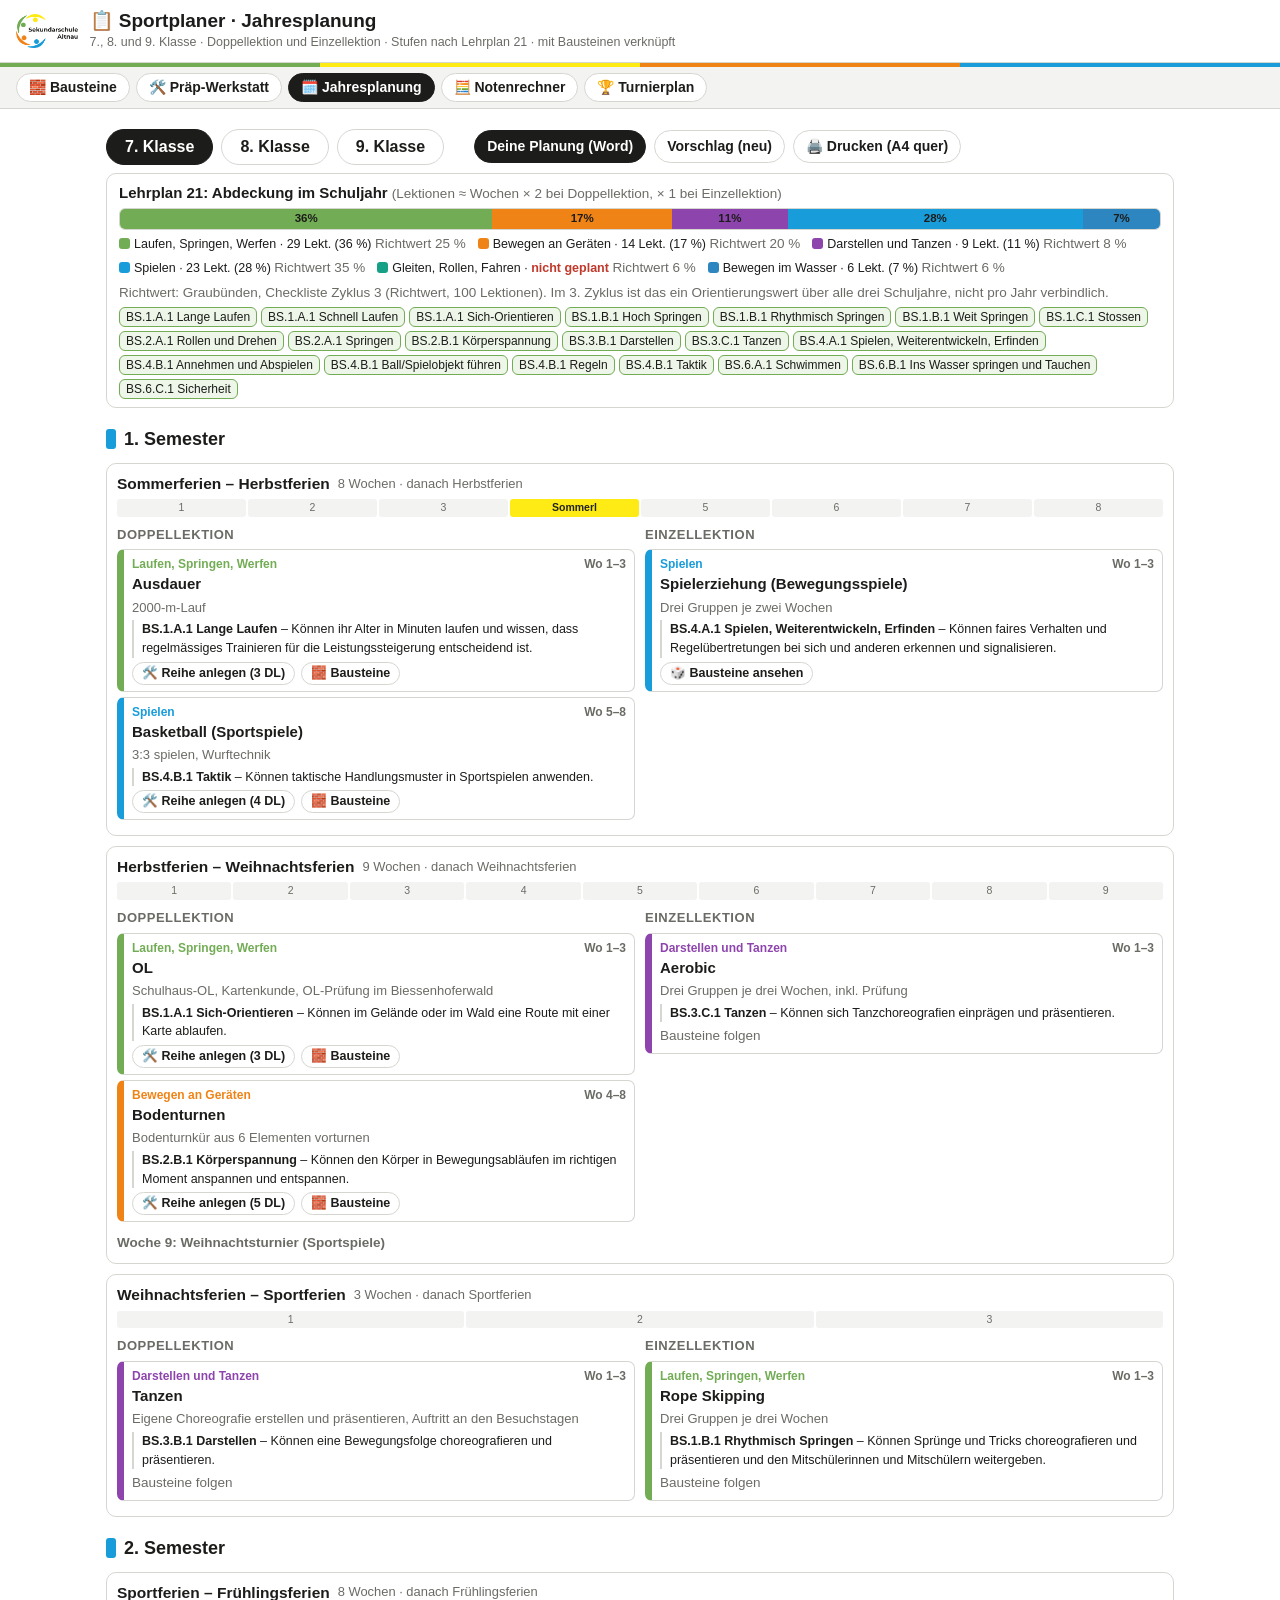
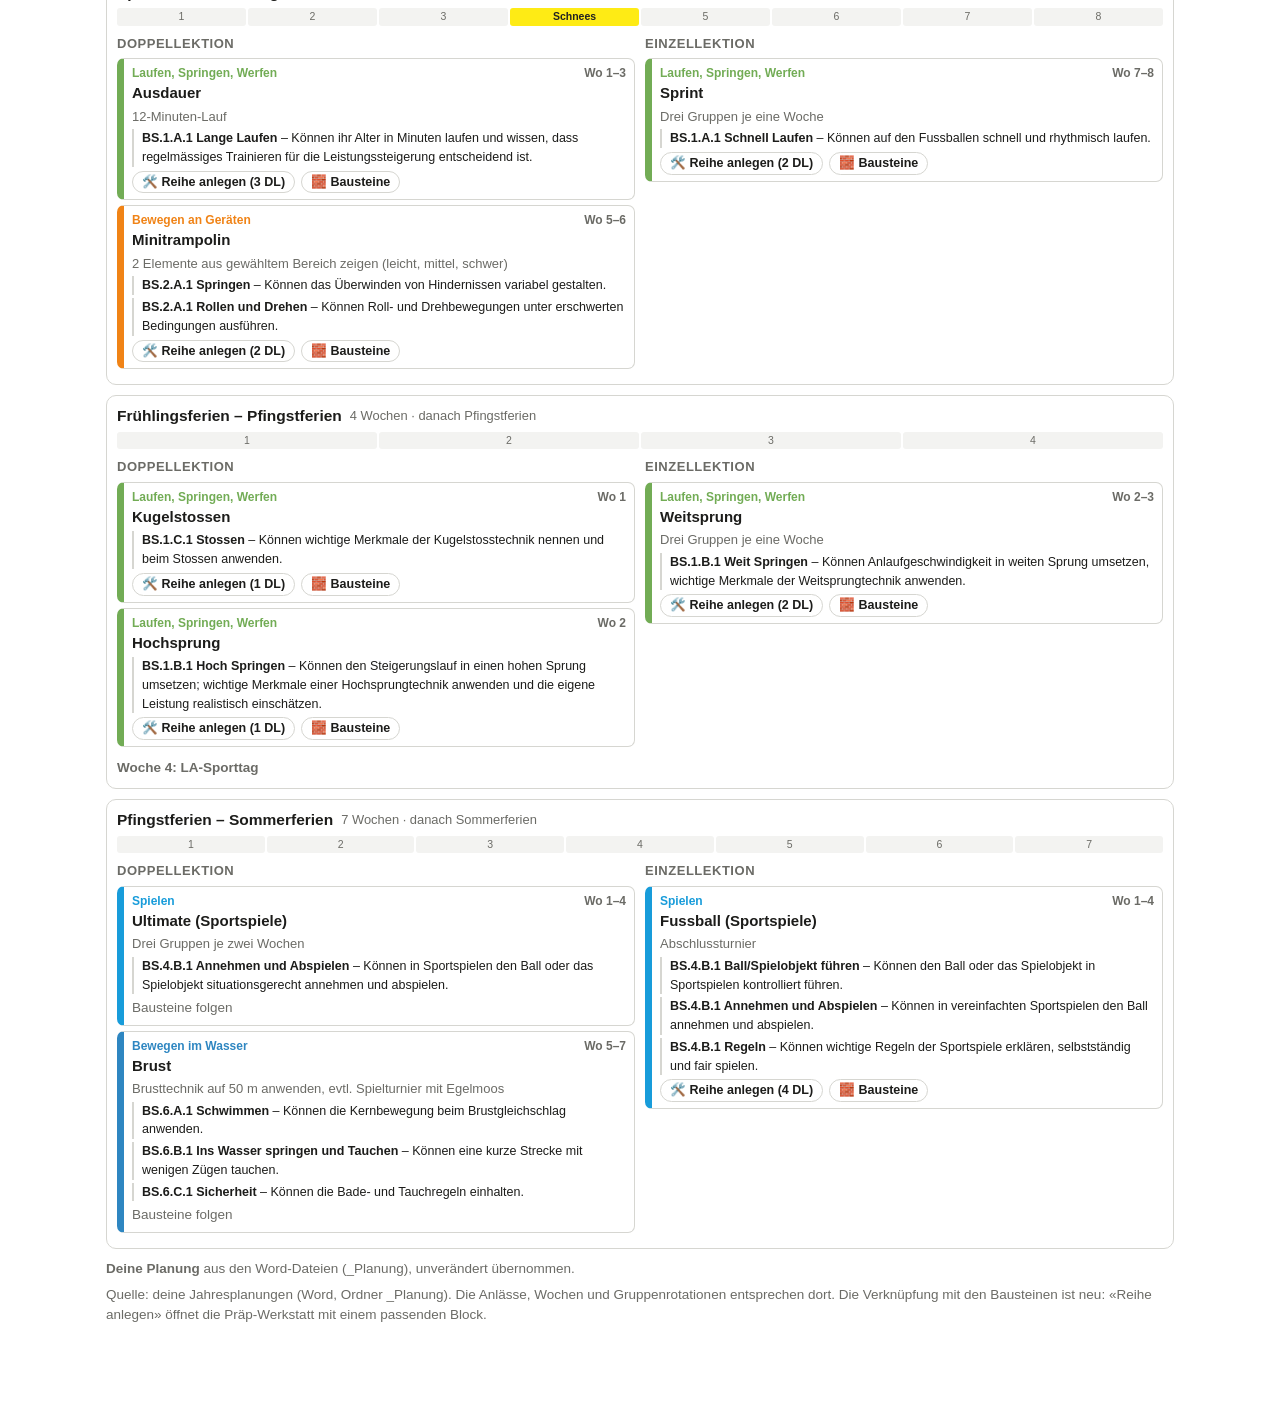
<file: praep/jahresplan.html>
<!doctype html>
<html lang="de">
<head>
<meta charset="utf-8">
<meta name="viewport" content="width=device-width, initial-scale=1">
<title>Sportplaner · Jahresplanung</title>
<!-- 🗓️ Jahresplanung Sport (7.–9. Klasse): nach Jans Jahresplanungen, Stufen nach Lehrplan 21; daten/jahresplan.json. Kein Firestore. -->
<link rel="stylesheet" href="karten.css?v=6">
<style>
  .jp-kopf{display:flex; flex-wrap:wrap; gap:8px; align-items:center; margin:8px 0;}
  .jahrtab{font-size:16px; padding:5px 18px;}
  .abdeckung{border:1px solid var(--linie); border-radius:10px; padding:8px 12px; background:var(--flaeche); margin:8px 0;}
  .abd-bar{display:flex; height:22px; border-radius:6px; overflow:hidden; margin:4px 0; border:1px solid var(--linie);}
  .abd-bar span{display:flex; align-items:center; justify-content:center; font-size:11.5px; font-weight:700; color:#1C1C1A; white-space:nowrap; overflow:hidden;}
  .abd-leg{display:flex; flex-wrap:wrap; gap:4px 12px; font-size:12.5px;} .abd-leg i{display:inline-block; width:11px; height:11px; border-radius:3px; margin-right:4px; vertical-align:-1px;}
  .sem h2{font-size:18px; margin:18px 0 4px; display:flex; align-items:center; gap:8px;} .sem h2::before{content:""; width:10px; height:20px; border-radius:3px; background:var(--blau);}
  .periode{border:1px solid var(--linie); border-radius:10px; background:var(--flaeche); margin:10px 0; padding:8px 10px 10px;}
  .periode h3{margin:0 0 4px; font-size:15.5px; display:flex; flex-wrap:wrap; gap:8px; align-items:center;} .periode h3 small{font-weight:400; color:var(--grau);}
  .wochen{display:grid; grid-template-columns:repeat(var(--n),1fr); gap:2px; margin:4px 0 8px;} .wk{font-size:10.5px; text-align:center; background:var(--grau-t); border-radius:3px; padding:1px 0; color:var(--grau);} .wk.so{background:var(--gelb); color:#222; font-weight:700;}
  .cols{display:grid; grid-template-columns:1fr 1fr; gap:10px;} .cols h4{margin:0 0 3px; font-size:13px; color:var(--grau); text-transform:uppercase; letter-spacing:.04em;}
  .vh{border:1px solid var(--linie); border-left:7px solid var(--bc); background:var(--flaeche); border-radius:7px; padding:5px 8px 6px; margin:5px 0;}
  .vh b{font-size:15px;} .vh .wo{float:right; font-size:12px; color:var(--grau); font-weight:700;}
  .vh .bz{font-size:12px; font-weight:700; color:var(--bc);} .vh .an{font-size:13px; color:var(--grau); margin-top:2px;}
  .stufe{font-size:12.5px; margin:3px 0 0; padding-left:8px; border-left:2px solid var(--linie);} .stufe b{font-size:12.5px;}
  .vh .btns{margin-top:4px; display:flex; gap:6px; flex-wrap:wrap;}
  .btn.klein{padding:1px 9px; font-size:12.5px; text-decoration:none;}
  .codes{display:flex; flex-wrap:wrap; gap:4px; margin-top:4px;} .codes span{font-size:12px; border:1px solid var(--linie); border-radius:6px; padding:0 6px; background:var(--grau-t);} .codes span.gedeckt{background:var(--gruen-t); border-color:var(--gruen);}
  @media (max-width:760px){ .cols{grid-template-columns:1fr;} }
  @media print{ @page{size:A4 landscape; margin:9mm;} .jp-kopf,.pnav,.btns{display:none !important;} .periode{break-inside:avoid;} body{font-size:9.5pt;} .vh{break-inside:avoid;} .abdeckung{break-inside:avoid;} }
</style>
<script src="gemeinsam.js?v=6"></script>
</head>
<body>
<div class="kopf"><img src="../sva/Logo_Sek_Altnau.png" alt="" onerror="this.style.display='none'"><div><h1>📋 Sportplaner · Jahresplanung</h1><div class="sub">7., 8. und 9. Klasse · Doppellektion und Einzellektion · Stufen nach Lehrplan 21 · mit Bausteinen verknüpft</div></div></div>
<div class="streifen"><span></span><span></span><span></span><span></span></div>
<div id="navw"></div>
<main>
  <div class="jp-kopf" id="tabs"></div>
  <div id="abd"></div>
  <div id="jahr"></div>
  <p class="modell" id="quelle"></p><p class="modell">Quelle: deine Jahresplanungen (Word, Ordner _Planung). Die Anlässe, Wochen und Gruppenrotationen entsprechen dort. Die Verknüpfung mit den Bausteinen ist neu: «Reihe anlegen» öffnet die Präp-Werkstatt mit einem passenden Block.</p>
</main>
<script>
(function(){
  var P = Praep, esc = P.esc;
  var BF = {1:'#72AC55', 2:'#F08316', 3:'#8E44AD', 4:'#189CDA', 5:'#16A085', 6:'#2E86C1'};
  var S = {daten:null, jahr:7, bst:null, plan:'meine'};
  function $(i){ return document.getElementById(i); }
  function wochenAnz(w){ var m = /(\d+)(?:–(\d+))?/.exec(w); return m ? ((m[2] ? +m[2] : +m[1]) - +m[1] + 1) : 1; }
  function abdeckung(j){
    var wo = {}, codes = {};
    j.perioden.forEach(function(p){ p.vorhaben.forEach(function(v){ var n = wochenAnz(v.wochen) * (v.typ === 'DL' ? 2 : 1); wo[v.bereichNr] = (wo[v.bereichNr] || 0) + n; v.stufen.forEach(function(s){ codes[s[0]+' '+s[1]] = v.bereichNr; }); }); });
    var tot = 0; Object.keys(wo).forEach(function(k){ tot += wo[k]; });
    var h = '<div class="abdeckung"><b>Lehrplan 21: Abdeckung im Schuljahr</b> <span class="modell">(Lektionen ≈ Wochen × 2 bei Doppellektion, × 1 bei Einzellektion)</span><div class="abd-bar">';
    [1,2,3,4,5,6].forEach(function(k){ if(wo[k]) h += '<span style="width:'+(wo[k] / tot * 100)+'%;background:'+BF[k]+'" title="'+esc(S.daten.bereiche[k])+': '+wo[k]+' Lektionen">'+Math.round(wo[k] / tot * 100)+'%</span>'; });
    h += '</div><div class="abd-leg">'+[1,2,3,4,5,6].map(function(k){ var rw = S.daten.richtwert ? S.daten.richtwert.anteile[k] : null, ist = wo[k] ? Math.round(wo[k] / tot * 100) : 0; return '<span><i style="background:'+BF[k]+'"></i>'+esc(S.daten.bereiche[k])+(wo[k] ? ' · '+wo[k]+' Lekt. ('+ist+' %)' : ' · <b style="color:#C0392B">nicht geplant</b>')+(rw ? ' <span class="modell" style="margin:0">Richtwert '+rw+' %</span>' : '')+'</span>'; }).join('')+'</div>';
    if(S.daten.richtwert) h += '<div class="modell" style="margin:4px 0 0">Richtwert: '+esc(S.daten.richtwert.quelle)+'. Im 3. Zyklus ist das ein Orientierungswert über alle drei Schuljahre, nicht pro Jahr verbindlich.</div>';
    h += '<div class="codes">'+Object.keys(codes).sort().map(function(c){ return '<span class="gedeckt">'+esc(c)+'</span>'; }).join('')+'</div></div>';
    return h;
  }
  function vhHtml(v, jk, pi, vi){
    var bc = BF[v.bereichNr];
    var h = '<div class="vh" style="--bc:'+bc+'"><span class="wo">Wo '+esc(v.wochen)+'</span><div class="bz">'+esc(v.bereich)+'</div><b>'+esc(v.thema)+'</b>';
    if(v.anlass) h += '<div class="an">'+esc(v.anlass)+'</div>';
    (v.stufen || []).forEach(function(s){ h += '<div class="stufe"><b>'+esc(s[0])+' '+esc(s[1])+'</b> – '+esc(s[2])+'</div>'; });
    var btns = '';
    var sport = v.sport; var info = sport && S.bst ? S.bst.filter(function(x){ return x.id === sport; })[0] : null;
    if(info){
      var dl = Math.max(1, Math.min(5, Math.round(wochenAnz(v.wochen) * (v.typ === 'DL' ? 1 : 1) )));
      if(info.reihen === false) btns += '<a class="btn klein" href="index.html" title="Kleine Spiele als Bausteine">🎲 Bausteine ansehen</a>';
      else btns += '<a class="btn klein" href="werkstatt.html?neu='+encodeURIComponent(sport)+'&dl='+dl+'&titel='+encodeURIComponent(v.thema+' '+jk+'. Klasse')+'&klasse='+encodeURIComponent(jk+'. Klasse')+'">🛠️ Reihe anlegen ('+dl+' DL)</a><a class="btn klein" href="index.html" title="Bausteine ansehen">🧱 Bausteine</a>';
    } else btns += '<span class="modell" style="margin:0">Bausteine folgen</span>';
    return h+'<div class="btns">'+btns+'</div></div>';
  }
  function jahrHtml(j){
    var h = '', sem = 0;
    j.perioden.forEach(function(p, pi){
      if(p.semester !== sem){ sem = p.semester; h += '<div class="sem"><h2>'+sem+'. Semester</h2></div>'; }
      h += '<div class="periode"><h3>'+esc(p.name)+' <small>'+p.wochen+' Wochen'+(p.ferien ? ' · danach '+esc(p.ferien) : '')+'</small></h3>';
      h += '<div class="wochen" style="--n:'+p.wochen+'">'+Array.apply(null, Array(p.wochen)).map(function(_, k){ var so = p.sonder && p.sonder[0] === k + 1; return '<div class="wk'+(so ? ' so' : '')+'" title="'+(so ? esc(p.sonder[1]) : 'Woche '+(k + 1))+'">'+(so ? esc(p.sonder[1].slice(0, 7)) : (k + 1))+'</div>'; }).join('')+'</div>';
      var dl = p.vorhaben.filter(function(v){ return v.typ === 'DL'; }), el = p.vorhaben.filter(function(v){ return v.typ === 'EL'; });
      h += '<div class="cols"><div><h4>Doppellektion</h4>'+dl.map(function(v, vi){ return vhHtml(v, j.klasse, pi, vi); }).join('')+'</div><div><h4>Einzellektion</h4>'+(el.length ? el.map(function(v, vi){ return vhHtml(v, j.klasse, pi, vi); }).join('') : '<div class="modell">–</div>')+'</div></div>';
      if(p.extra) h += '<div class="modell" style="margin:6px 0 0"><b>'+esc(p.extra)+'</b></div>';
      h += '</div>';
    });
    return h;
  }
  function zeichnen(){
    $('tabs').innerHTML = [7, 8, 9].map(function(k){ return '<button class="tab jahrtab'+(S.jahr === k ? ' an' : '')+'" data-j="'+k+'" type="button">'+k+'. Klasse</button>'; }).join('')+'<span style="width:14px"></span><button class="tab'+(S.plan === 'meine' ? ' an' : '')+'" data-plan="meine" type="button">Deine Planung (Word)</button><button class="tab'+(S.plan === 'vorschlag' ? ' an' : '')+'" data-plan="vorschlag" type="button">Vorschlag (neu)</button><button class="btn" onclick="window.print()" type="button">🖨️ Drucken (A4 quer)</button>';
    var liste = S.plan === 'meine' ? S.daten.jahre : S.daten.vorschlag;
    var j = liste.filter(function(x){ return x.klasse === S.jahr; })[0];
    $('quelle').innerHTML = S.plan === 'meine' ? '<b>Deine Planung</b> aus den Word-Dateien (_Planung), unverändert übernommen.' : '<b>Vorschlag:</b> gleiche Periodenstruktur und Sonderwochen wie bei dir. Neu: fester Auftritt in Darstellen und Tanzen, Gleiten/Rollen/Fahren, Schwimmen in jedem Jahr, Progression von «Grundlagen» (7.) über «Vertiefen» (8.) zu «selbstständig und mit Rückmeldung» (9.). Bewegen im Wasser ist kurz gehalten (zwei Wochen) und am Ende des Schuljahres im Sommer eingeplant. Die Zeiten orientieren sich an Richtwerten aus Graubünden und der Planungshilfe Basel-Stadt, die Inhalte sind meine Zusammenstellung.';
    $('abd').innerHTML = abdeckung(j);
    $('jahr').innerHTML = jahrHtml(j);
  }
  document.addEventListener('click', function(e){ var b = e.target.closest('[data-j],[data-plan]'); if(!b) return; if(b.dataset.j) S.jahr = +b.dataset.j; if(b.dataset.plan) S.plan = b.dataset.plan; zeichnen(); });
  $('navw').innerHTML = P.nav('jahresplan.html');
  Promise.all([P.holen('daten/jahresplan.json?v=2'), P.laden()]).then(function(r){ S.daten = r[0]; S.bst = r[1].sportarten; zeichnen(); })
    .catch(function(e){ $('jahr').innerHTML = '<p class="leer">Planung konnte nicht geladen werden ('+esc(e.message)+').</p>'; });
})();
</script>
</body>
</html>
</file>
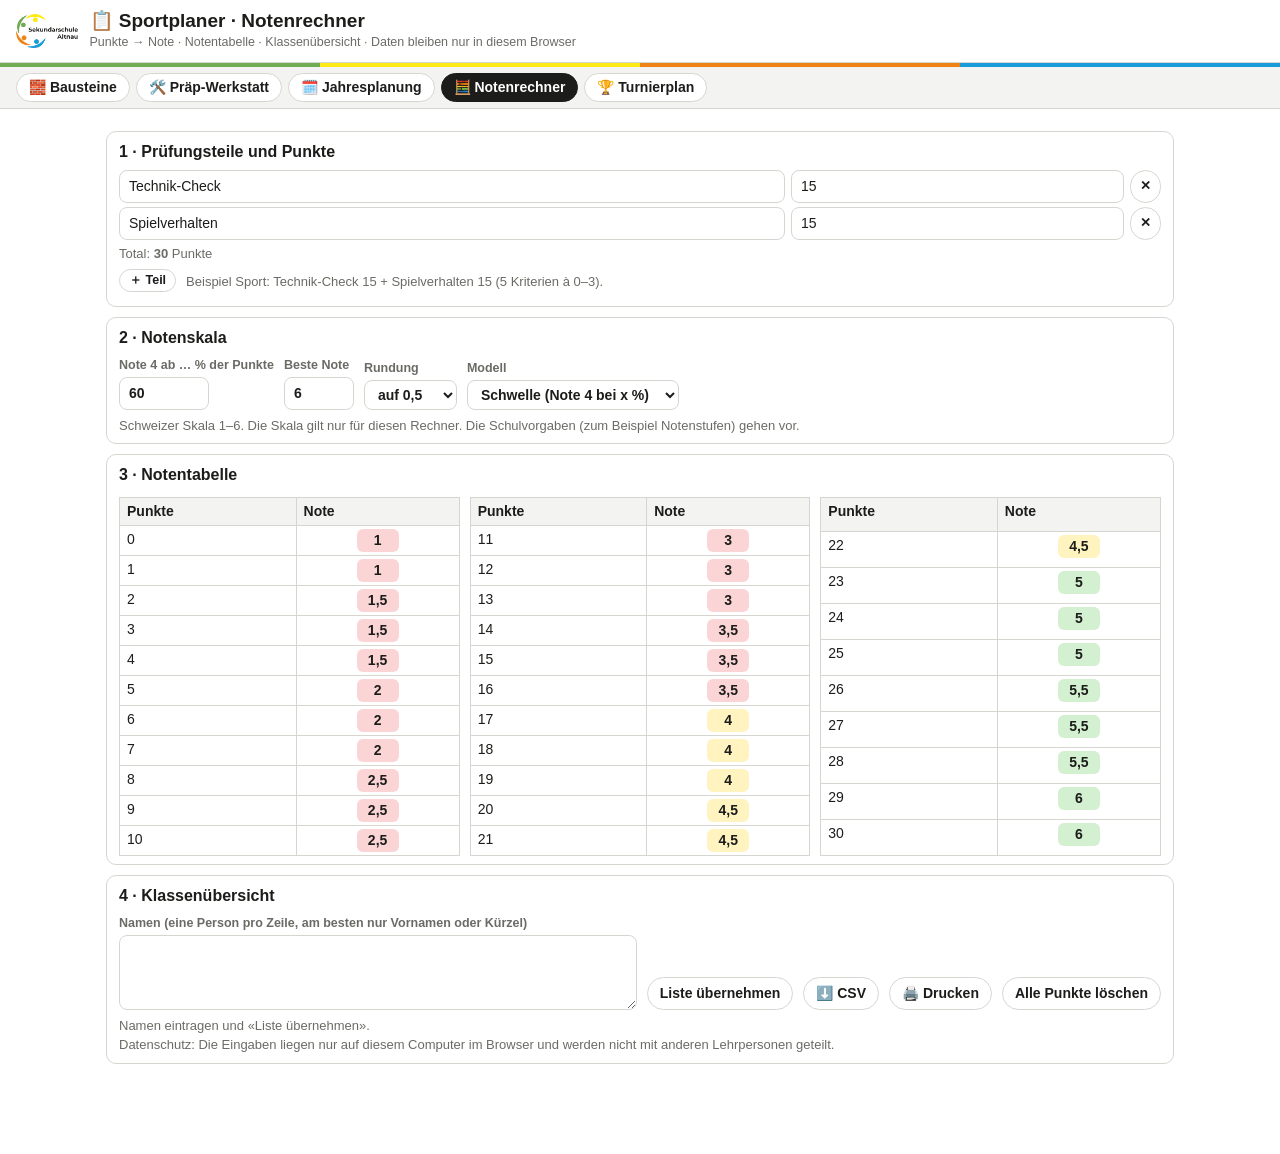
<file: praep/noten.html>
<!doctype html>
<html lang="de">
<head>
<meta charset="utf-8">
<meta name="viewport" content="width=device-width, initial-scale=1">
<title>Sportplaner · Notenrechner</title>
<!-- 🧮 Notenrechner Sport: Punkte → Note, Notentabelle, Klassenübersicht. Alles nur im Browser (localStorage praep_noten_v1), keine Namen in der Datenbank. -->
<link rel="stylesheet" href="karten.css?v=6">
<style>
  .box{border:1px solid var(--linie); border-radius:10px; padding:8px 12px; background:var(--flaeche); margin:10px 0;}
  .box h2{font-size:16px; margin:0 0 6px;}
  .zeile{display:flex; flex-wrap:wrap; gap:10px; align-items:flex-end; margin:6px 0;}
  label.fl{display:flex; flex-direction:column; gap:2px; font-size:12.5px; color:var(--grau); font-weight:700;}
  input.feld,select.feld,textarea.feld{border:1px solid var(--linie); background:var(--flaeche); color:var(--ink); border-radius:8px; padding:5px 9px; font:inherit; font-size:14px;}
  table.t{border-collapse:collapse; width:100%; font-size:14px;} table.t th,table.t td{border:1px solid var(--linie); padding:3px 7px; text-align:left;} table.t th{background:var(--grau-t);} table.t td.n{font-weight:800; text-align:center;}
  .note{display:inline-block; min-width:42px; text-align:center; border-radius:6px; font-weight:800; padding:1px 6px;}
  .ng{background:#FBD5D5;} .nm{background:#FFF3BF;} .ngut{background:#D3F0D0;}
  .histo{display:flex; gap:3px; align-items:flex-end; height:80px; margin:6px 0;} .histo div{flex:1; background:var(--blau); color:#fff; font-size:11px; text-align:center; border-radius:3px 3px 0 0; min-width:16px; position:relative;} .histo span{display:block; font-size:11px; text-align:center; color:var(--grau);}
  .btn.klein{padding:1px 9px; font-size:12.5px;} .hinweis{font-size:13px; color:var(--grau);}
  .teile{display:grid; grid-template-columns:2fr 1fr auto; gap:6px; margin:4px 0;}
  @media print{ .ctl,.pnav{display:none !important;} }
</style>
<script src="gemeinsam.js?v=6"></script>
</head>
<body>
<div class="kopf"><img src="../sva/Logo_Sek_Altnau.png" alt="" onerror="this.style.display='none'"><div><h1>📋 Sportplaner · Notenrechner</h1><div class="sub">Punkte → Note · Notentabelle · Klassenübersicht · Daten bleiben nur in diesem Browser</div></div></div>
<div class="streifen"><span></span><span></span><span></span><span></span></div>
<div id="navw"></div>
<main>
  <div class="box ctl"><h2>1 · Prüfungsteile und Punkte</h2>
    <div id="teile"></div>
    <div class="zeile"><button class="btn klein" id="teilNeu" type="button">＋ Teil</button><span class="hinweis">Beispiel Sport: Technik-Check 15 + Spielverhalten 15 (5 Kriterien à 0–3).</span></div>
  </div>
  <div class="box ctl"><h2>2 · Notenskala</h2>
    <div class="zeile">
      <label class="fl">Note 4 ab … % der Punkte<input class="feld" id="schwelle" type="number" min="30" max="90" step="1" style="width:90px"></label>
      <label class="fl">Beste Note<input class="feld" id="max" type="number" min="5" max="6" step="0.5" style="width:70px"></label>
      <label class="fl">Rundung<select class="feld" id="rundung"><option value="0.5">auf 0,5</option><option value="0.25">auf 0,25</option><option value="0.1">auf 0,1</option></select></label>
      <label class="fl">Modell<select class="feld" id="modell"><option value="schwelle">Schwelle (Note 4 bei x %)</option><option value="linear">linear (1 + 5 · Punkte/Max)</option></select></label>
    </div>
    <div class="hinweis">Schweizer Skala 1–6. Die Skala gilt nur für diesen Rechner. Die Schulvorgaben (zum Beispiel Notenstufen) gehen vor.</div>
  </div>
  <div class="box"><h2>3 · Notentabelle</h2><div id="tabelle"></div></div>
  <div class="box"><h2>4 · Klassenübersicht</h2>
    <div class="ctl zeile"><label class="fl" style="flex:1;min-width:240px">Namen (eine Person pro Zeile, am besten nur Vornamen oder Kürzel)<textarea class="feld" id="namen" rows="3"></textarea></label>
      <button class="btn" id="ladeNamen" type="button">Liste übernehmen</button><button class="btn" id="csv" type="button">⬇️ CSV</button><button class="btn" onclick="window.print()" type="button">🖨️ Drucken</button><button class="btn" id="leer" type="button">Alle Punkte löschen</button></div>
    <div id="klasse"></div><div id="stat"></div>
    <div class="hinweis">Datenschutz: Die Eingaben liegen nur auf diesem Computer im Browser und werden nicht mit anderen Lehrpersonen geteilt.</div>
  </div>
</main>
<script>
(function(){
  var P = Praep, esc = P.esc, KEY = 'praep_noten_v1';
  var S = {teile:[{n:'Technik-Check', m:15}, {n:'Spielverhalten', m:15}], schwelle:60, max:6, rundung:0.5, modell:'schwelle', namen:[], punkte:{}};
  try{ var g = JSON.parse(localStorage.getItem(KEY) || 'null'); if(g) Object.assign(S, g); }catch(e){}
  function sp(){ try{ localStorage.setItem(KEY, JSON.stringify(S)); }catch(e){} }
  function $(i){ return document.getElementById(i); }
  function gesamt(){ return S.teile.reduce(function(a, t){ return a + (+t.m || 0); }, 0); }
  function note(p){
    var M = gesamt(); if(!M) return null;
    var f = Math.max(0, Math.min(1, p / M)), n;
    if(S.modell === 'linear') n = 1 + (S.max - 1) * f;
    else { var s = S.schwelle / 100; n = f < s ? 1 + 3 * f / s : 4 + (S.max - 4) * (f - s) / (1 - s); }
    n = Math.round(n / S.rundung) * S.rundung;
    return Math.max(1, Math.min(S.max, n));
  }
  function nf(n){ return n == null ? '' : (Math.round(n * 100) / 100).toString().replace('.', ','); }
  function badge(n){ return '<span class="note '+(n < 4 ? 'ng' : n < 5 ? 'nm' : 'ngut')+'">'+nf(n)+'</span>'; }
  function teile(){
    $('teile').innerHTML = S.teile.map(function(t, i){ return '<div class="teile"><input class="feld" data-tn="'+i+'" value="'+esc(t.n)+'" placeholder="Name des Teils"><input class="feld" type="number" min="1" data-tm="'+i+'" value="'+esc(t.m)+'" placeholder="max. Punkte"><button class="btn klein" data-tw="'+i+'" type="button" title="Teil entfernen">✕</button></div>'; }).join('')+'<div class="hinweis">Total: <b>'+gesamt()+'</b> Punkte</div>';
  }
  function tabelle(){
    var M = gesamt(), h = '';
    if(!M){ $('tabelle').innerHTML = '<div class="hinweis">Zuerst Punkte eingeben.</div>'; return; }
    var rows = []; for(var p = 0; p <= M; p++) rows.push([p, note(p)]);
    var spalten = Math.min(3, Math.ceil(rows.length / 12)), per = Math.ceil(rows.length / spalten);
    h = '<div style="display:grid;grid-template-columns:repeat('+spalten+',1fr);gap:10px">';
    for(var c = 0; c < spalten; c++) h += '<table class="t"><tr><th>Punkte</th><th>Note</th></tr>'+rows.slice(c * per, (c + 1) * per).map(function(r){ return '<tr><td>'+r[0]+'</td><td class="n">'+badge(r[1])+'</td></tr>'; }).join('')+'</table>';
    $('tabelle').innerHTML = h+'</div>';
  }
  function klasse(){
    if(!S.namen.length){ $('klasse').innerHTML = '<div class="hinweis">Namen eintragen und «Liste übernehmen».</div>'; $('stat').innerHTML = ''; return; }
    var h = '<table class="t"><tr><th>Name</th>'+S.teile.map(function(t){ return '<th>'+esc(t.n)+' (/'+t.m+')</th>'; }).join('')+'<th>Total</th><th>Note</th></tr>';
    var noten = [];
    S.namen.forEach(function(nm, i){
      var pk = S.punkte[nm] || [], tot = 0, voll = true;
      h += '<tr><td>'+esc(nm)+'</td>'+S.teile.map(function(t, k){ var v = pk[k]; if(v === '' || v == null) voll = false; tot += +v || 0; return '<td><input class="feld" type="number" min="0" max="'+t.m+'" step="0.5" data-p="'+i+'|'+k+'" value="'+(v == null ? '' : esc(v))+'" style="width:70px"></td>'; }).join('');
      var n = voll ? note(tot) : null; if(n != null) noten.push(n);
      h += '<td>'+(voll ? nf(tot) : '')+'</td><td class="n" id="nn'+i+'">'+(voll ? badge(n) : '')+'</td></tr>';
    });
    $('klasse').innerHTML = h+'</table>';
    stat(noten);
  }
  function stat(noten){
    if(!noten.length){ $('stat').innerHTML = ''; return; }
    var avg = noten.reduce(function(a, b){ return a + b; }, 0) / noten.length, ung = noten.filter(function(n){ return n < 4; }).length;
    var bins = {}; noten.forEach(function(n){ var k = Math.round(n); bins[k] = (bins[k] || 0) + 1; });
    var mx = Math.max.apply(null, Object.keys(bins).map(function(k){ return bins[k]; }));
    $('stat').innerHTML = '<div class="zeile"><span><b>Durchschnitt:</b> '+nf(avg)+'</span><span><b>Ungenügend (unter 4):</b> '+ung+' von '+noten.length+'</span></div><div class="histo">'+[1,2,3,4,5,6].map(function(k){ return '<div style="height:'+((bins[k] || 0) / mx * 100)+'%" title="Note '+k+': '+(bins[k] || 0)+'">'+(bins[k] || '')+'</div>'; }).join('')+'</div><div class="histo" style="height:auto">'+[1,2,3,4,5,6].map(function(k){ return '<span style="flex:1">'+k+'</span>'; }).join('')+'</div>';
  }
  function alles(){ $('schwelle').value = S.schwelle; $('max').value = S.max; $('rundung').value = String(S.rundung); $('modell').value = S.modell; $('namen').value = S.namen.join('\n'); teile(); tabelle(); klasse(); }
  document.addEventListener('input', function(e){
    var t = e.target;
    if(t.dataset.tn != null){ S.teile[+t.dataset.tn].n = t.value; sp(); klasse(); }
    else if(t.dataset.tm != null){ S.teile[+t.dataset.tm].m = +t.value || 0; sp(); teile(); tabelle(); klasse(); }
    else if(t.dataset.p){ var a = t.dataset.p.split('|'), nm = S.namen[+a[0]]; S.punkte[nm] = S.punkte[nm] || []; S.punkte[nm][+a[1]] = t.value === '' ? '' : +t.value; sp(); var pk = S.punkte[nm], tot = 0, voll = true; S.teile.forEach(function(x, k){ if(pk[k] === '' || pk[k] == null) voll = false; tot += +pk[k] || 0; }); var n = voll ? note(tot) : null; var cell = $('nn'+a[0]); cell.innerHTML = voll ? badge(n) : ''; cell.previousSibling.textContent = voll ? nf(tot) : ''; var ns = []; S.namen.forEach(function(nn){ var q = S.punkte[nn] || [], tt = 0, v = true; S.teile.forEach(function(x, k){ if(q[k] === '' || q[k] == null) v = false; tt += +q[k] || 0; }); if(v) ns.push(note(tt)); }); stat(ns); }
  });
  document.addEventListener('change', function(e){
    var t = e.target;
    if(t.id === 'schwelle'){ S.schwelle = +t.value || 60; } else if(t.id === 'max'){ S.max = +t.value || 6; } else if(t.id === 'rundung'){ S.rundung = +t.value; } else if(t.id === 'modell'){ S.modell = t.value; } else return;
    sp(); tabelle(); klasse();
  });
  document.addEventListener('click', function(e){
    var b = e.target.closest('button'); if(!b) return;
    if(b.id === 'teilNeu'){ S.teile.push({n:'Teil '+(S.teile.length + 1), m:10}); sp(); teile(); tabelle(); klasse(); }
    else if(b.dataset.tw != null){ S.teile.splice(+b.dataset.tw, 1); sp(); teile(); tabelle(); klasse(); }
    else if(b.id === 'ladeNamen'){ S.namen = $('namen').value.split('\n').map(function(x){ return x.trim(); }).filter(Boolean); sp(); klasse(); }
    else if(b.id === 'leer'){ S.punkte = {}; sp(); klasse(); }
    else if(b.id === 'csv'){
      var rows = [['Name'].concat(S.teile.map(function(t){ return t.n; }), ['Total', 'Note'])];
      S.namen.forEach(function(nm){ var pk = S.punkte[nm] || [], tot = 0, voll = true; S.teile.forEach(function(t, k){ if(pk[k] === '' || pk[k] == null) voll = false; tot += +pk[k] || 0; }); rows.push([nm].concat(S.teile.map(function(t, k){ return pk[k] == null ? '' : pk[k]; }), [voll ? tot : '', voll ? nf(note(tot)) : ''])); });
      var blob = new Blob(['﻿' + rows.map(function(r){ return r.map(function(c){ return '"' + String(c).replace(/"/g, '""') + '"'; }).join(';'); }).join('\n')], {type:'text/csv;charset=utf-8'});
      var a = document.createElement('a'); a.href = URL.createObjectURL(blob); a.download = 'Sportnoten.csv'; document.body.appendChild(a); a.click(); setTimeout(function(){ URL.revokeObjectURL(a.href); a.remove(); }, 1500);
    }
  });
  $('navw').innerHTML = P.nav('noten.html'); alles();
})();
</script>
</body>
</html>
</file>
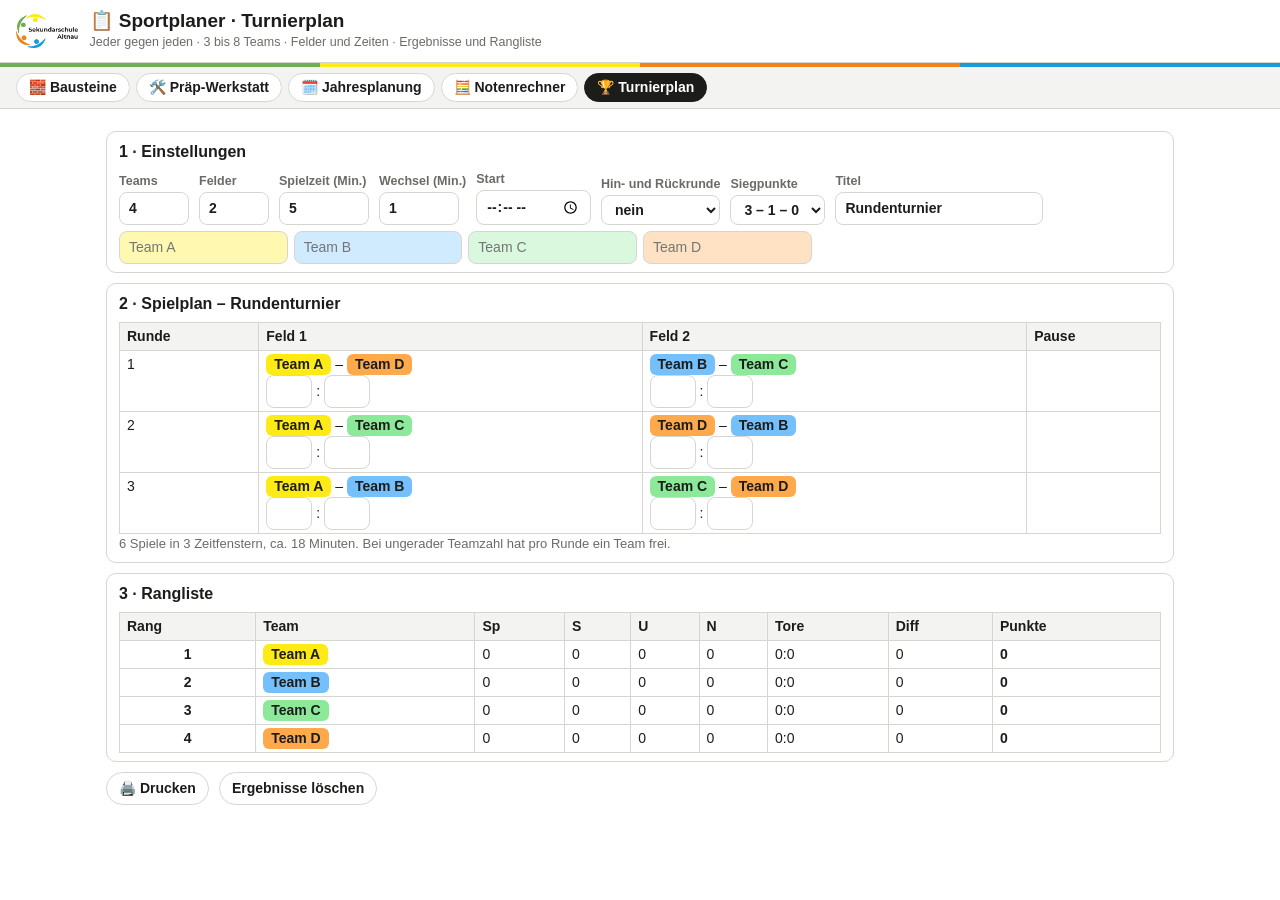
<file: praep/turnier.html>
<!doctype html>
<html lang="de">
<head>
<meta charset="utf-8">
<meta name="viewport" content="width=device-width, initial-scale=1">
<title>Sportplaner · Turnierplan</title>
<!-- 🏆 Turnierplan: Jeder gegen jeden für 3–8 Teams, Feldzuteilung, Zeiten, Ergebnisse, Rangliste. Nur im Browser (localStorage praep_turnier_v1). -->
<link rel="stylesheet" href="karten.css?v=6">
<style>
  .box{border:1px solid var(--linie); border-radius:10px; padding:8px 12px; background:var(--flaeche); margin:10px 0;} .box h2{font-size:16px; margin:0 0 6px;}
  .zeile{display:flex; flex-wrap:wrap; gap:10px; align-items:flex-end; margin:6px 0;}
  label.fl{display:flex; flex-direction:column; gap:2px; font-size:12.5px; color:var(--grau); font-weight:700;}
  input.feld,select.feld{border:1px solid var(--linie); background:var(--flaeche); color:var(--ink); border-radius:8px; padding:5px 9px; font:inherit; font-size:14px;}
  table.t{border-collapse:collapse; width:100%; font-size:14px;} table.t th,table.t td{border:1px solid var(--linie); padding:3px 7px; text-align:left;} table.t th{background:var(--grau-t);}
  .tn{display:inline-block; border-radius:6px; padding:0 8px; font-weight:700; color:#1C1C1A;}
  .score{width:46px; text-align:center;} .frei{color:var(--grau);}
  .rk td:first-child{font-weight:800; text-align:center;} .rk tr.top td{background:var(--gruen-t);}
  .teamnamen{display:grid; grid-template-columns:repeat(auto-fill,minmax(150px,1fr)); gap:6px;}
  .hinweis{font-size:13px; color:var(--grau);}
  @media print{ .ctl,.pnav{display:none !important;} input.feld{border:0; background:transparent; padding:0;} }
</style>
<script src="gemeinsam.js?v=6"></script>
</head>
<body>
<div class="kopf"><img src="../sva/Logo_Sek_Altnau.png" alt="" onerror="this.style.display='none'"><div><h1>📋 Sportplaner · Turnierplan</h1><div class="sub">Jeder gegen jeden · 3 bis 8 Teams · Felder und Zeiten · Ergebnisse und Rangliste</div></div></div>
<div class="streifen"><span></span><span></span><span></span><span></span></div>
<div id="navw"></div>
<main>
  <div class="box ctl"><h2>1 · Einstellungen</h2>
    <div class="zeile">
      <label class="fl">Teams<input class="feld" id="anz" type="number" min="3" max="8" style="width:70px"></label>
      <label class="fl">Felder<input class="feld" id="felder" type="number" min="1" max="6" style="width:70px"></label>
      <label class="fl">Spielzeit (Min.)<input class="feld" id="dauer" type="number" min="1" max="60" style="width:90px"></label>
      <label class="fl">Wechsel (Min.)<input class="feld" id="pause" type="number" min="0" max="10" style="width:80px"></label>
      <label class="fl">Start<input class="feld" id="start" type="time"></label>
      <label class="fl">Hin- und Rückrunde<select class="feld" id="doppel"><option value="0">nein</option><option value="1">ja</option></select></label>
      <label class="fl">Siegpunkte<select class="feld" id="pkt"><option value="3">3 – 1 – 0</option><option value="2">2 – 1 – 0</option></select></label>
      <label class="fl">Titel<input class="feld" id="titel" style="min-width:200px"></label>
    </div>
    <div class="teamnamen" id="namen"></div>
  </div>
  <div class="box"><h2 id="planTitel">2 · Spielplan</h2><div id="plan"></div><div class="hinweis" id="info"></div></div>
  <div class="box"><h2>3 · Rangliste</h2><div id="rang"></div></div>
  <div class="ctl zeile"><button class="btn" onclick="window.print()" type="button">🖨️ Drucken</button><button class="btn" id="reset" type="button">Ergebnisse löschen</button></div>
</main>
<script>
(function(){
  var P = Praep, esc = P.esc, KEY = 'praep_turnier_v1';
  var FARBEN = ['#FEEB15','#74C0FC','#8CE99A','#FFA94D','#DA77F2','#FF8787','#A5D8FF','#C0EB75'];
  var S = {anz:4, felder:2, dauer:5, pause:1, start:'', doppel:'0', pkt:'3', titel:'Rundenturnier', namen:[], erg:{}};
  try{ var g = JSON.parse(localStorage.getItem(KEY) || 'null'); if(g) Object.assign(S, g); }catch(e){}
  function sp(){ try{ localStorage.setItem(KEY, JSON.stringify(S)); }catch(e){} }
  function $(i){ return document.getElementById(i); }
  function name(i){ return S.namen[i] || 'Team ' + 'ABCDEFGH'[i]; }
  function tag(i){ return '<span class="tn" style="background:'+FARBEN[i]+'">'+esc(name(i))+'</span>'; }
  // Kreismethode: pro Runde floor(n/2) Spiele, bei ungerader Zahl hat ein Team frei
  function runden(n){
    var t = []; for(var i = 0; i < n; i++) t.push(i);
    if(n % 2) t.push(-1);
    var m = t.length, out = [];
    for(var r = 0; r < m - 1; r++){
      var sp = [], frei = null;
      for(var k = 0; k < m / 2; k++){ var a = t[k], b = t[m - 1 - k]; if(a < 0) frei = b; else if(b < 0) frei = a; else sp.push([a, b]); }
      out.push({spiele:sp, frei:frei});
      t.splice(1, 0, t.pop());
    }
    return out;
  }
  function plan(){
    var rs = runden(S.anz);
    if(S.doppel === '1') rs = rs.concat(rs.map(function(r){ return {spiele:r.spiele.map(function(x){ return [x[1], x[0]]; }), frei:r.frei}; }));
    var slots = [], nr = 0;
    rs.forEach(function(r, ri){
      for(var i = 0; i < r.spiele.length; i += S.felder){
        slots.push({runde:ri + 1, spiele:r.spiele.slice(i, i + S.felder).map(function(x, k){ return {a:x[0], b:x[1], feld:k + 1, id:'r' + ri + '_' + (i + k)}; }), frei:i === 0 ? r.frei : null});
      }
    });
    return slots;
  }
  function zeit(k){
    if(!S.start) return '';
    var p = S.start.split(':'), min = +p[0] * 60 + +p[1] + k * (S.dauer + S.pause), h = Math.floor(min / 60) % 24, m = min % 60;
    return (h < 10 ? '0' : '') + h + ':' + (m < 10 ? '0' : '') + m;
  }
  function zeichnen(){
    var sl = plan(), h = '<table class="t"><tr><th>Runde</th>'+(S.start ? '<th>Zeit</th>' : '')+Array.apply(null, Array(S.felder)).map(function(_, k){ return '<th>Feld '+(k + 1)+'</th>'; }).join('')+'<th>Pause</th></tr>';
    sl.forEach(function(s, k){
      h += '<tr><td>'+s.runde+'</td>'+(S.start ? '<td>'+zeit(k)+'</td>' : '');
      for(var f = 0; f < S.felder; f++){
        var m = s.spiele[f];
        h += m ? '<td>'+tag(m.a)+' – '+tag(m.b)+'<br><input class="feld score" type="number" min="0" data-s="'+m.id+'|a" value="'+(S.erg[m.id] ? esc(S.erg[m.id].a) : '')+'"> : <input class="feld score" type="number" min="0" data-s="'+m.id+'|b" value="'+(S.erg[m.id] ? esc(S.erg[m.id].b) : '')+'"></td>' : '<td class="frei">–</td>';
      }
      h += '<td class="frei">'+(s.frei != null ? tag(s.frei) : '')+'</td></tr>';
    });
    $('plan').innerHTML = h+'</table>';
    var spiele = sl.reduce(function(a, s){ return a + s.spiele.length; }, 0), dauer = sl.length * (S.dauer + S.pause);
    $('info').textContent = spiele+' Spiele in '+sl.length+' Zeitfenstern, ca. '+dauer+' Minuten'+(S.start ? ' (bis '+zeit(sl.length)+')' : '')+'. Bei ungerader Teamzahl hat pro Runde ein Team frei.';
    $('planTitel').textContent = '2 · Spielplan – ' + (S.titel || 'Turnier');
    rang(sl);
  }
  function rang(sl){
    var T = []; for(var i = 0; i < S.anz; i++) T.push({i:i, sp:0, s:0, u:0, n:0, tp:0, tg:0, pk:0});
    sl.forEach(function(s){ s.spiele.forEach(function(m){
      var e = S.erg[m.id]; if(!e || e.a === '' || e.b === '' || e.a == null || e.b == null) return;
      var a = T[m.a], b = T[m.b]; a.sp++; b.sp++; a.tp += +e.a; a.tg += +e.b; b.tp += +e.b; b.tg += +e.a;
      if(+e.a > +e.b){ a.s++; b.n++; a.pk += +S.pkt; } else if(+e.a < +e.b){ b.s++; a.n++; b.pk += +S.pkt; } else { a.u++; b.u++; a.pk++; b.pk++; }
    }); });
    T.sort(function(x, y){ return y.pk - x.pk || (y.tp - y.tg) - (x.tp - x.tg) || y.tp - x.tp || x.i - y.i; });
    var h = '<table class="t rk"><tr><th>Rang</th><th>Team</th><th>Sp</th><th>S</th><th>U</th><th>N</th><th>Tore</th><th>Diff</th><th>Punkte</th></tr>';
    T.forEach(function(t, k){ h += '<tr class="'+(k < 3 && t.sp ? 'top' : '')+'"><td>'+(k + 1)+'</td><td>'+tag(t.i)+'</td><td>'+t.sp+'</td><td>'+t.s+'</td><td>'+t.u+'</td><td>'+t.n+'</td><td>'+t.tp+':'+t.tg+'</td><td>'+(t.tp - t.tg)+'</td><td><b>'+t.pk+'</b></td></tr>'; });
    $('rang').innerHTML = h+'</table>';
  }
  function einst(){
    $('anz').value = S.anz; $('felder').value = S.felder; $('dauer').value = S.dauer; $('pause').value = S.pause; $('start').value = S.start; $('doppel').value = S.doppel; $('pkt').value = S.pkt; $('titel').value = S.titel;
    $('namen').innerHTML = Array.apply(null, Array(S.anz)).map(function(_, i){ return '<input class="feld" data-nm="'+i+'" value="'+esc(S.namen[i] || '')+'" placeholder="Team '+'ABCDEFGH'[i]+'" style="background:'+FARBEN[i]+'55">'; }).join('');
  }
  document.addEventListener('input', function(e){
    var t = e.target;
    if(t.dataset.nm != null){ S.namen[+t.dataset.nm] = t.value; sp(); zeichnen(); }
    else if(t.dataset.s){ var a = t.dataset.s.split('|'); S.erg[a[0]] = S.erg[a[0]] || {a:'', b:''}; S.erg[a[0]][a[1]] = t.value; sp(); var sl = plan(); rang(sl); }
  });
  document.addEventListener('change', function(e){
    var t = e.target, m = {anz:'anz', felder:'felder', dauer:'dauer', pause:'pause', start:'start', doppel:'doppel', pkt:'pkt', titel:'titel'}[t.id];
    if(!m) return;
    var v = t.value; if(['anz','felder','dauer','pause'].indexOf(m) >= 0) v = Math.max(m === 'pause' ? 0 : 1, +v || 1);
    if(m === 'anz') v = Math.max(3, Math.min(8, v)); if(m === 'felder') v = Math.min(6, v);
    S[m] = v; if(m === 'anz' || m === 'doppel') S.erg = {}; sp(); einst(); zeichnen();
  });
  $('reset').addEventListener('click', function(){ S.erg = {}; sp(); zeichnen(); });
  $('navw').innerHTML = P.nav('turnier.html'); einst(); zeichnen();
})();
</script>
</body>
</html>
</file>
<file: algebra-kacheln/app/immutable/assets/TileView.CicYOUAF.css>
.caret-field.svelte-225x42{position:relative;display:block;min-height:2.6em;padding:.35em .7em;border:1.5px solid var(--caret-border, #d4d6dd);border-radius:var(--caret-radius, 10px);background:var(--caret-background, #fff);color:var(--caret-color, inherit);font-family:var(--caret-font, "Times New Roman", Times, serif);font-size:var(--caret-font-size, 1.15rem);font-weight:var(--caret-font-weight, 400);line-height:1.6;cursor:text;user-select:none;-webkit-user-select:none;white-space:nowrap;overflow-x:auto;overflow-y:hidden;scrollbar-width:thin}.caret-field.focused.svelte-225x42{border-color:var(--caret-focus, #2563eb)}.caret-field.invalid.svelte-225x42{border-color:var(--caret-invalid, #dc2626)}textarea.svelte-225x42{position:absolute;top:0;right:0;bottom:0;left:0;width:100%;height:100%;margin:0;padding:0;border:0;opacity:0;resize:none;overflow:hidden;font-size:16px;color:transparent;background:transparent;caret-color:transparent;cursor:text;pointer-events:none}.caret-placeholder.svelte-225x42{color:var(--caret-placeholder, #9aa0aa);font-family:var(--caret-placeholder-font, inherit)}.caret-math.svelte-225x42 .caret-var{font-style:italic}.caret-math.svelte-225x42 .caret-rel{margin:0 .28em}.caret-math.svelte-225x42 .caret-bin{margin:0 .18em}.caret-math.svelte-225x42 .caret-word{font-family:var(--caret-word-font, system-ui, sans-serif);font-size:.85em}.caret-math.svelte-225x42 .caret-word-start{margin-left:.4em}.caret-math.svelte-225x42 .caret-word-end{margin-right:.4em}.caret-math.svelte-225x42 .cursor{display:inline-block;border-left:1.5px solid transparent;margin-right:-1.5px;vertical-align:baseline;animation:svelte-225x42-caret-blink 1s steps(1) infinite;-webkit-user-select:none;user-select:none}.caret-math.svelte-225x42 .cursor.head,.caret-math.svelte-225x42 .cursor.anchor{border-color:currentColor}.caret-math.svelte-225x42 .cursor.placeholder{visibility:hidden;animation:none}.caret-math.svelte-225x42 .selected{display:inline-block;background:var(--caret-selection, #b3d7fe)}@keyframes svelte-225x42-caret-blink{0%,50%{opacity:1}50.01%,to{opacity:0}}.caret-math.svelte-225x42 .fraction{display:inline-block;text-align:center;font-size:.85em;vertical-align:.33em;margin:0 .08em}.caret-math.svelte-225x42 .fraction .fraction .fraction{font-size:1em}.caret-math.svelte-225x42 .numerator{display:block;overflow:hidden;padding:0 .15em;margin:0 -1px;line-height:1.25}.caret-math.svelte-225x42 .denominator{display:block;float:left;width:100%;line-height:1.25}.caret-math.svelte-225x42 .denominator:before{content:"";display:block;height:.07em;background:currentColor;width:100%;border-radius:.03em;-webkit-user-select:none;user-select:none}.caret-math.svelte-225x42 .numerator:not(:has(:not(.cursor.placeholder))):after,.caret-math.svelte-225x42 .denominator:not(:has(:not(.cursor.placeholder))):after,.caret-math.svelte-225x42 .superscript:not(:has(:not(.cursor.placeholder))):after,.caret-math.svelte-225x42 .radicand:not(:has(:not(.cursor.placeholder))):after{display:inline-block;content:"";width:.6em;height:.7em;background:var(--caret-slot, #e5e7eb);vertical-align:-.1em}.caret-math.svelte-225x42 .parentheses{display:inline-block}.caret-math.svelte-225x42 .subsup{display:inline-block;font-size:.6em;vertical-align:.33em}.caret-math.svelte-225x42 .subscript{display:block;float:left;width:100%}.caret-math.svelte-225x42 .superscript{display:block;overflow:hidden;padding:0 1px;margin:0 -1px}.caret-math.svelte-225x42 .radical{display:inline-flex;align-items:stretch;position:relative;margin:0 .05em}.caret-math.svelte-225x42 .radical:before{content:"√";line-height:1.15;margin-right:-.02em}.caret-math.svelte-225x42 .radicand{position:relative;display:inline-block;border-top:.07em solid currentColor;padding:0 .08em;line-height:1.15;margin-top:.08em}.caret-field{--caret-border: var(--line-strong);--caret-focus: var(--accent);--caret-invalid: var(--bad);--caret-color: var(--ink);--caret-font-size: 1.35rem;--caret-placeholder-font: var(--sans)}.tile.svelte-1ogsnyu{display:grid;place-items:center;border:1.5px solid;border-radius:4px;box-shadow:inset 0 1px #ffffff73,0 1px 2px #1d28382e;font-weight:700;line-height:1;overflow:hidden;-webkit-user-select:none;user-select:none}.x2.svelte-1ogsnyu{background:var(--x2-fill);border-color:var(--x2-edge);color:var(--x2-ink)}.x.svelte-1ogsnyu{background:var(--x-fill);border-color:var(--x-edge);color:var(--x-ink)}.unit.svelte-1ogsnyu{background:var(--unit-fill);border-color:var(--unit-edge);color:var(--unit-ink)}.neg.svelte-1ogsnyu{background:var(--neg-fill);border-color:var(--neg-edge);color:var(--neg-ink)}.label.svelte-1ogsnyu{white-space:nowrap}.var.svelte-1ogsnyu{font-style:italic}.wrong.svelte-1ogsnyu{outline:3px solid var(--bad);outline-offset:1px;animation:svelte-1ogsnyu-shake .3s}.lifted.svelte-1ogsnyu{box-shadow:0 6px #1d28381f,0 12px 22px #1d283840}@keyframes svelte-1ogsnyu-shake{25%{transform:translate(-3px)}75%{transform:translate(3px)}}
</file>
<file: algebra-kacheln/app/immutable/assets/2.CImNzYzD.css>
.page.svelte-1uha8ag{max-width:72rem;margin:0 auto;padding:2rem 1.25rem 1.5rem}.columns.svelte-1uha8ag{display:grid;grid-template-columns:minmax(0,1fr) 21rem;gap:1.25rem;align-items:start}.columns.svelte-1uha8ag .share:where(.svelte-1uha8ag){position:sticky;top:1.25rem}@media (max-width: 960px){.columns.svelte-1uha8ag{grid-template-columns:1fr}.columns.svelte-1uha8ag .share:where(.svelte-1uha8ag){position:static}}.brand.svelte-1uha8ag{display:flex;align-items:center;gap:.5rem;color:var(--accent);font-size:1.05rem;font-weight:700}h1.svelte-1uha8ag{margin-top:.4rem;font-size:2.2rem;font-weight:700}.lede.svelte-1uha8ag{margin-top:.3rem;color:var(--muted);line-height:1.5}.card.svelte-1uha8ag{margin-top:1.25rem;padding:1.25rem;border:1px solid var(--line);border-radius:14px;background:var(--paper);box-shadow:0 1px 2px #1d28380f}h2.svelte-1uha8ag{font-size:1.1rem;font-weight:700}.types.svelte-1uha8ag{display:grid;grid-template-columns:repeat(auto-fit,minmax(14rem,1fr));gap:.75rem;margin-top:.75rem}.type.svelte-1uha8ag{display:flex;flex-direction:column;align-items:flex-start;gap:.3rem;padding:.85rem;border:2px solid var(--line);border-radius:12px;background:var(--paper);color:var(--ink);text-align:left;cursor:pointer}.type.svelte-1uha8ag:hover{border-color:var(--line-strong)}.type.chosen.svelte-1uha8ag{border-color:var(--accent);background:var(--accent-wash)}.picture.svelte-1uha8ag{display:flex;align-items:flex-start;gap:2px;height:3rem;margin-bottom:.3rem}.rect.svelte-1uha8ag{display:grid;grid-template-columns:auto auto;gap:2px}.name.svelte-1uha8ag{font-size:1.05rem;font-weight:700}.about.svelte-1uha8ag{color:var(--muted);font-size:.88rem;line-height:1.4}.field-label.svelte-1uha8ag{display:block;margin-top:1.25rem;font-weight:600}.field.svelte-1uha8ag{margin-top:.4rem}.status.svelte-1uha8ag{min-height:1.4rem;margin-top:.5rem;color:var(--muted);font-size:.9rem}.starts.svelte-1uha8ag{margin-top:1.1rem;padding:0;border:none}.starts.svelte-1uha8ag legend:where(.svelte-1uha8ag){font-weight:600}.start-grid.svelte-1uha8ag{display:grid;grid-template-columns:minmax(0,1fr) minmax(0,.9fr);gap:.75rem;margin-top:.45rem}.start-list.svelte-1uha8ag{display:flex;flex-direction:column;gap:.45rem}.start.svelte-1uha8ag{display:flex;align-items:flex-start;gap:.6rem;padding:.6rem .75rem;border:2px solid var(--line);border-radius:10px;cursor:pointer}.start.chosen.svelte-1uha8ag{border-color:var(--accent);background:var(--accent-wash)}.start.svelte-1uha8ag input:where(.svelte-1uha8ag){margin-top:.2rem;accent-color:var(--accent)}.start-text.svelte-1uha8ag{display:flex;flex-direction:column;gap:.1rem}.start-name.svelte-1uha8ag{font-weight:600}.preview.svelte-1uha8ag{position:relative;display:grid;place-items:center;min-height:10rem;padding:.9rem;overflow:hidden;border:1px solid var(--line);border-radius:10px;background:var(--ground)}.preview.svelte-1uha8ag p:where(.svelte-1uha8ag){position:relative;max-width:14rem;color:var(--muted);font-size:.88rem;font-weight:600;text-align:center}.preview.empty.svelte-1uha8ag{background:var(--paper-low)}.cross.svelte-1uha8ag{position:absolute;top:0;right:0;bottom:0;left:0;width:100%;height:100%}.cross.svelte-1uha8ag line:where(.svelte-1uha8ag){stroke:var(--line);stroke-width:1.5;vector-effect:non-scaling-stroke}.piles.svelte-1uha8ag{display:flex;flex-direction:column;align-items:center;gap:6px}.pile.svelte-1uha8ag{display:flex;flex-wrap:wrap;justify-content:center;align-items:flex-end;gap:3px}@media (max-width: 560px){.start-grid.svelte-1uha8ag{grid-template-columns:1fr}}.status.bad.svelte-1uha8ag{color:var(--bad);font-weight:600}.share.off.svelte-1uha8ag{opacity:.7}.link.svelte-1uha8ag{margin-top:.5rem;padding:.6rem .75rem;overflow:hidden;border-radius:8px;background:var(--paper-low);color:var(--ink-soft);font-family:ui-monospace,SFMono-Regular,Menlo,monospace;font-size:.85rem;text-overflow:ellipsis;white-space:nowrap}.link.waiting.svelte-1uha8ag{font-family:inherit;white-space:normal}.buttons.svelte-1uha8ag{display:flex;flex-direction:column;gap:.5rem;margin-top:.75rem}a.disabled.svelte-1uha8ag{pointer-events:none;color:#9aa7b8;border-color:var(--line)}.qr.svelte-1uha8ag{display:flex;flex-direction:column;align-items:center;gap:.75rem;margin-top:1rem}.page.svelte-1uha8ag footer{margin-top:2rem}
</file>
<file: assets/vendor/fonts/schriften.css>
/* Schriften der Library, selbst gehostet (seit 08.10.2026, vorher Google Fonts).
   Montserrat 700/800 und Atkinson Hyperlegible 400/700/400 kursiv, je nach Schriftbereich
   aufgeteilt (der Browser lädt nur, was auf der Seite vorkommt).
   Quelle: @fontsource/montserrat 5.3.0, @fontsource/atkinson-hyperlegible 5.3.0 (npm),
   Lizenz SIL Open Font License 1.1, siehe ../LIZENZEN.txt */
/* montserrat-cyrillic-ext-700-normal */
@font-face {
  font-family: 'Montserrat';
  font-style: normal;
  font-display: swap;
  font-weight: 700;
  src: url(montserrat-cyrillic-ext-700-normal.woff2) format('woff2');
  unicode-range: U+0460-052F,U+1C80-1C8A,U+20B4,U+2DE0-2DFF,U+A640-A69F,U+FE2E-FE2F;
}
/* montserrat-cyrillic-700-normal */
@font-face {
  font-family: 'Montserrat';
  font-style: normal;
  font-display: swap;
  font-weight: 700;
  src: url(montserrat-cyrillic-700-normal.woff2) format('woff2');
  unicode-range: U+0301,U+0400-045F,U+0490-0491,U+04B0-04B1,U+2116;
}
/* montserrat-vietnamese-700-normal */
@font-face {
  font-family: 'Montserrat';
  font-style: normal;
  font-display: swap;
  font-weight: 700;
  src: url(montserrat-vietnamese-700-normal.woff2) format('woff2');
  unicode-range: U+0102-0103,U+0110-0111,U+0128-0129,U+0168-0169,U+01A0-01A1,U+01AF-01B0,U+0300-0301,U+0303-0304,U+0308-0309,U+0323,U+0329,U+1EA0-1EF9,U+20AB;
}
/* montserrat-latin-ext-700-normal */
@font-face {
  font-family: 'Montserrat';
  font-style: normal;
  font-display: swap;
  font-weight: 700;
  src: url(montserrat-latin-ext-700-normal.woff2) format('woff2');
  unicode-range: U+0100-02BA,U+02BD-02C5,U+02C7-02CC,U+02CE-02D7,U+02DD-02FF,U+0304,U+0308,U+0329,U+1D00-1DBF,U+1E00-1E9F,U+1EF2-1EFF,U+2020,U+20A0-20AB,U+20AD-20C0,U+2113,U+2C60-2C7F,U+A720-A7FF;
}
/* montserrat-latin-700-normal */
@font-face {
  font-family: 'Montserrat';
  font-style: normal;
  font-display: swap;
  font-weight: 700;
  src: url(montserrat-latin-700-normal.woff2) format('woff2');
  unicode-range: U+0000-00FF,U+0131,U+0152-0153,U+02BB-02BC,U+02C6,U+02DA,U+02DC,U+0304,U+0308,U+0329,U+2000-206F,U+20AC,U+2122,U+2191,U+2193,U+2212,U+2215,U+FEFF,U+FFFD;
}
/* montserrat-cyrillic-ext-800-normal */
@font-face {
  font-family: 'Montserrat';
  font-style: normal;
  font-display: swap;
  font-weight: 800;
  src: url(montserrat-cyrillic-ext-800-normal.woff2) format('woff2');
  unicode-range: U+0460-052F,U+1C80-1C8A,U+20B4,U+2DE0-2DFF,U+A640-A69F,U+FE2E-FE2F;
}
/* montserrat-cyrillic-800-normal */
@font-face {
  font-family: 'Montserrat';
  font-style: normal;
  font-display: swap;
  font-weight: 800;
  src: url(montserrat-cyrillic-800-normal.woff2) format('woff2');
  unicode-range: U+0301,U+0400-045F,U+0490-0491,U+04B0-04B1,U+2116;
}
/* montserrat-vietnamese-800-normal */
@font-face {
  font-family: 'Montserrat';
  font-style: normal;
  font-display: swap;
  font-weight: 800;
  src: url(montserrat-vietnamese-800-normal.woff2) format('woff2');
  unicode-range: U+0102-0103,U+0110-0111,U+0128-0129,U+0168-0169,U+01A0-01A1,U+01AF-01B0,U+0300-0301,U+0303-0304,U+0308-0309,U+0323,U+0329,U+1EA0-1EF9,U+20AB;
}
/* montserrat-latin-ext-800-normal */
@font-face {
  font-family: 'Montserrat';
  font-style: normal;
  font-display: swap;
  font-weight: 800;
  src: url(montserrat-latin-ext-800-normal.woff2) format('woff2');
  unicode-range: U+0100-02BA,U+02BD-02C5,U+02C7-02CC,U+02CE-02D7,U+02DD-02FF,U+0304,U+0308,U+0329,U+1D00-1DBF,U+1E00-1E9F,U+1EF2-1EFF,U+2020,U+20A0-20AB,U+20AD-20C0,U+2113,U+2C60-2C7F,U+A720-A7FF;
}
/* montserrat-latin-800-normal */
@font-face {
  font-family: 'Montserrat';
  font-style: normal;
  font-display: swap;
  font-weight: 800;
  src: url(montserrat-latin-800-normal.woff2) format('woff2');
  unicode-range: U+0000-00FF,U+0131,U+0152-0153,U+02BB-02BC,U+02C6,U+02DA,U+02DC,U+0304,U+0308,U+0329,U+2000-206F,U+20AC,U+2122,U+2191,U+2193,U+2212,U+2215,U+FEFF,U+FFFD;
}
/* atkinson-hyperlegible-latin-ext-400-normal */
@font-face {
  font-family: 'Atkinson Hyperlegible';
  font-style: normal;
  font-display: swap;
  font-weight: 400;
  src: url(atkinson-hyperlegible-latin-ext-400-normal.woff2) format('woff2');
  unicode-range: U+0100-02BA,U+02BD-02C5,U+02C7-02CC,U+02CE-02D7,U+02DD-02FF,U+0304,U+0308,U+0329,U+1D00-1DBF,U+1E00-1E9F,U+1EF2-1EFF,U+2020,U+20A0-20AB,U+20AD-20C0,U+2113,U+2C60-2C7F,U+A720-A7FF;
}
/* atkinson-hyperlegible-latin-400-normal */
@font-face {
  font-family: 'Atkinson Hyperlegible';
  font-style: normal;
  font-display: swap;
  font-weight: 400;
  src: url(atkinson-hyperlegible-latin-400-normal.woff2) format('woff2');
  unicode-range: U+0000-00FF,U+0131,U+0152-0153,U+02BB-02BC,U+02C6,U+02DA,U+02DC,U+0304,U+0308,U+0329,U+2000-206F,U+20AC,U+2122,U+2191,U+2193,U+2212,U+2215,U+FEFF,U+FFFD;
}
/* atkinson-hyperlegible-latin-ext-700-normal */
@font-face {
  font-family: 'Atkinson Hyperlegible';
  font-style: normal;
  font-display: swap;
  font-weight: 700;
  src: url(atkinson-hyperlegible-latin-ext-700-normal.woff2) format('woff2');
  unicode-range: U+0100-02BA,U+02BD-02C5,U+02C7-02CC,U+02CE-02D7,U+02DD-02FF,U+0304,U+0308,U+0329,U+1D00-1DBF,U+1E00-1E9F,U+1EF2-1EFF,U+2020,U+20A0-20AB,U+20AD-20C0,U+2113,U+2C60-2C7F,U+A720-A7FF;
}
/* atkinson-hyperlegible-latin-700-normal */
@font-face {
  font-family: 'Atkinson Hyperlegible';
  font-style: normal;
  font-display: swap;
  font-weight: 700;
  src: url(atkinson-hyperlegible-latin-700-normal.woff2) format('woff2');
  unicode-range: U+0000-00FF,U+0131,U+0152-0153,U+02BB-02BC,U+02C6,U+02DA,U+02DC,U+0304,U+0308,U+0329,U+2000-206F,U+20AC,U+2122,U+2191,U+2193,U+2212,U+2215,U+FEFF,U+FFFD;
}
/* atkinson-hyperlegible-latin-ext-400-italic */
@font-face {
  font-family: 'Atkinson Hyperlegible';
  font-style: italic;
  font-display: swap;
  font-weight: 400;
  src: url(atkinson-hyperlegible-latin-ext-400-italic.woff2) format('woff2');
  unicode-range: U+0100-02BA,U+02BD-02C5,U+02C7-02CC,U+02CE-02D7,U+02DD-02FF,U+0304,U+0308,U+0329,U+1D00-1DBF,U+1E00-1E9F,U+1EF2-1EFF,U+2020,U+20A0-20AB,U+20AD-20C0,U+2113,U+2C60-2C7F,U+A720-A7FF;
}
/* atkinson-hyperlegible-latin-400-italic */
@font-face {
  font-family: 'Atkinson Hyperlegible';
  font-style: italic;
  font-display: swap;
  font-weight: 400;
  src: url(atkinson-hyperlegible-latin-400-italic.woff2) format('woff2');
  unicode-range: U+0000-00FF,U+0131,U+0152-0153,U+02BB-02BC,U+02C6,U+02DA,U+02DC,U+0304,U+0308,U+0329,U+2000-206F,U+20AC,U+2122,U+2191,U+2193,U+2212,U+2215,U+FEFF,U+FFFD;
}
</file>
<file: praep/karten.css>
@page { size: A4; margin: 12mm 13mm; @top-left{content:""} @top-center{content:""} @top-right{content:""} @bottom-left{content:""} @bottom-center{content:""} @bottom-right{content:""} }
  :root{
    --gruen:#72AC55; --gruen-d:#4C8A31; --gruen-t:#EDF6E8;
    --gelb:#FEEB15; --gelb-d:#A89400; --gelb-t:#FFF9CC;
    --orange:#F08316; --orange-d:#C0620A; --orange-t:#FDEEDD;
    --blau:#189CDA; --blau-d:#0D73A6; --blau-t:#E1F2FB;
    --ink:#1C1C1A; --grau:#6B6B66; --grau-t:#F3F3F1; --linie:#D6D6D1; --bg:#fff; --flaeche:#fff;
    color-scheme: light;
  }
  @media (prefers-color-scheme: dark){
    :root:not([data-theme="light"]){
      --gruen-t:#22331A; --gelb-t:#3a3500; --orange-t:#3a2410; --blau-t:#10303f;
      --ink:#EEEEE8; --grau:#A8A8A0; --grau-t:#26261f; --linie:#46463e; --bg:#14140f; --flaeche:#1c1c16;
      --gelb-d:#E8D422; --orange-d:#F5A04A; --blau-d:#5BC0F0; --gruen-d:#8FD070; color-scheme: dark;
    }
  }
  *{box-sizing:border-box; -webkit-print-color-adjust:exact; print-color-adjust:exact;}
  html,body{margin:0; background:var(--bg); color:var(--ink);}
  body{font-family:Calibri,Carlito,"Segoe UI",Arial,sans-serif; font-size:15px; line-height:1.5;}
  .kopf{display:flex; align-items:center; gap:12px; padding:10px 16px; border-bottom:1px solid var(--linie); background:var(--flaeche); position:sticky; top:0; z-index:5;}
  .kopf img{height:34px;}
  .kopf h1{font-size:19px; margin:0; line-height:1.2;}
  .kopf .sub{font-size:12.5px; color:var(--grau);}
  .streifen{display:flex; height:4px;} .streifen span{flex:1;} .streifen span:nth-child(1){background:var(--gruen)} .streifen span:nth-child(2){background:var(--gelb)} .streifen span:nth-child(3){background:var(--orange)} .streifen span:nth-child(4){background:var(--blau)}
  main{max-width:1100px; margin:0 auto; padding:12px 16px 80px;}
  .leiste{display:flex; flex-wrap:wrap; gap:6px; align-items:center; margin:8px 0;}
  .tab,.chip,.btn{border:1px solid var(--linie); background:var(--flaeche); color:var(--ink); border-radius:999px; padding:5px 12px; font:inherit; font-size:14px; font-weight:700; cursor:pointer; display:inline-flex; align-items:center; gap:5px;}
  .tab.an{background:var(--ink); color:var(--bg); border-color:var(--ink);}
  .chip.an{outline:2px solid var(--ink);}
  .btn.primaer{background:var(--blau); border-color:var(--blau); color:#fff;}
  .btn:disabled{opacity:.45; cursor:default;}
  input.suche{border:1px solid var(--linie); background:var(--flaeche); color:var(--ink); border-radius:999px; padding:6px 12px; font:inherit; min-width:200px;}
  .modell{font-size:13.5px; color:var(--grau); margin:2px 0 6px;}
  .raster{display:grid; grid-template-columns:repeat(auto-fill,minmax(310px,1fr)); gap:10px; align-items:start;}
  .karte{border:1px solid var(--linie); border-left:6px solid var(--cd); background:var(--flaeche); border-radius:8px; padding:8px 10px 9px; break-inside:avoid; page-break-inside:avoid;}
  .karte.t-einstieg,.karte.t-aufwaermen{--cd:var(--gelb); --ct:var(--gelb-t)}
  .karte.t-spiel{--cd:var(--blau); --ct:var(--blau-t)}
  .karte.t-komplex{--cd:var(--blau-d); --ct:var(--blau-t)}
  .karte.t-technik,.karte.t-intervention{--cd:var(--orange); --ct:var(--orange-t)}
  .karte.t-abschluss{--cd:var(--gruen); --ct:var(--gruen-t)}
  .karte.t-check{--cd:#444; --ct:var(--grau-t)}
  .karte.t-alt{--cd:var(--grau); --ct:var(--grau-t); border-left-style:dashed;}
  .kh{display:flex; align-items:center; gap:8px; flex-wrap:wrap;}
  .code{background:var(--cd); color:#1C1C1A; font-weight:800; border-radius:6px; padding:0 7px; font-size:13px; min-width:34px; text-align:center;}
  .t-komplex .code,.t-check .code{color:#fff;}
  .kh h3{margin:0; font-size:16px; line-height:1.3; flex:1;}
  .typ{font-size:12px; color:var(--grau);}
  .meta{display:flex; flex-wrap:wrap; gap:2px 12px; font-size:13px; color:var(--grau); margin:3px 0;}
  .meta b{color:var(--ink);}
  .karte p{margin:3px 0;} .karte ul{margin:3px 0; padding-left:20px;}
  .zusatz{background:var(--ct); border-radius:6px; padding:3px 8px; font-size:13.5px; margin-top:4px;}
  .iv{display:grid; grid-template-columns:auto 1fr; gap:3px 10px; margin-top:4px; font-size:14px;}
  .iv .l{font-weight:800; color:var(--orange-d); white-space:nowrap;}
  table{border-collapse:collapse; width:100%; font-size:13px; margin-top:4px;} th,td{border:1px solid var(--linie); padding:2px 6px; text-align:left; vertical-align:top;} th{background:var(--grau-t);}
  .aktion{display:flex; justify-content:flex-end; margin-top:5px;}
  .korb{position:fixed; left:0; right:0; bottom:0; background:var(--flaeche); border-top:2px solid var(--ink); padding:8px 16px; display:flex; flex-wrap:wrap; gap:8px; align-items:center; z-index:6;}
  .korb[hidden]{display:none;}
  .leer{color:var(--grau); padding:24px 0;}
  .kartenkopf-druck{display:none;}
  @media print{
    .kopf,.leiste,.modell,.aktion,.korb,.streifen{display:none !important;}
    body{font-size:10.5pt;} main{padding:0; max-width:none;}
    .kartenkopf-druck{display:flex; align-items:center; gap:10px; margin-bottom:4mm;} .kartenkopf-druck img{height:11mm;}
    .raster{grid-template-columns:1fr 1fr; gap:4mm;}
    .nurkorb .karte:not(.imkorb){display:none;}
  }
  @media (max-width:600px){ .raster{grid-template-columns:1fr;} .kopf h1{font-size:17px;} }

.lp{display:flex; flex-wrap:wrap; gap:4px; margin:3px 0 2px; font-size:11.5px;}
.lpb{background:var(--grau-t); border:1px solid var(--linie); border-radius:999px; padding:0 8px; font-weight:700; color:var(--ink);}
.lpp{border:1px solid var(--pc); color:var(--pc); border-radius:999px; padding:0 7px; font-weight:700; background:transparent;}
@media print{ .lpp{color:#1C1C1A; border-color:#999;} }

.dgw{margin:5px 0 3px;} .dg{width:100%; height:auto; max-height:210px; display:block;} .dgl{font-size:11.5px; color:var(--grau); margin-top:2px;}
@media print{ .dg{max-height:52mm;} .dgw{break-inside:avoid;} }

.fav{border:0; background:transparent; font-size:19px; line-height:1; cursor:pointer; color:#B8A100; padding:0 2px;} .fav.an{color:#E8A400;}
@media print{ .fav{display:none;} .pnav{display:none !important;} }
.pnav{display:flex; flex-wrap:wrap; gap:6px; padding:6px 16px; background:var(--grau-t); border-bottom:1px solid var(--linie);}
.pn{text-decoration:none; color:var(--ink); border:1px solid var(--linie); border-radius:999px; padding:3px 12px; font-weight:700; font-size:14px; background:var(--flaeche);} .pn.an{background:var(--ink); color:var(--bg); border-color:var(--ink);}
</file>
<file: algebra-kacheln/app/immutable/assets/0.BiAudWsi.css>
/*! tailwindcss v4.3.3 | MIT License | https://tailwindcss.com */@layer properties{@supports (((-webkit-hyphens:none)) and (not (margin-trim:inline))) or ((-moz-orient:inline) and (not (color:rgb(from red r g b)))){*,:before,:after,::backdrop{--tw-rotate-x:initial;--tw-rotate-y:initial;--tw-rotate-z:initial;--tw-skew-x:initial;--tw-skew-y:initial;--tw-border-style:solid;--tw-shadow:0 0 #0000;--tw-shadow-color:initial;--tw-shadow-alpha:100%;--tw-inset-shadow:0 0 #0000;--tw-inset-shadow-color:initial;--tw-inset-shadow-alpha:100%;--tw-ring-color:initial;--tw-ring-shadow:0 0 #0000;--tw-inset-ring-color:initial;--tw-inset-ring-shadow:0 0 #0000;--tw-ring-inset:initial;--tw-ring-offset-width:0px;--tw-ring-offset-color:#fff;--tw-ring-offset-shadow:0 0 #0000;--tw-outline-style:solid;--tw-blur:initial;--tw-brightness:initial;--tw-contrast:initial;--tw-grayscale:initial;--tw-hue-rotate:initial;--tw-invert:initial;--tw-opacity:initial;--tw-saturate:initial;--tw-sepia:initial;--tw-drop-shadow:initial;--tw-drop-shadow-color:initial;--tw-drop-shadow-alpha:100%;--tw-drop-shadow-size:initial}}}@layer theme{:root,:host{--font-sans:-apple-system, BlinkMacSystemFont, "Segoe UI", Roboto, "Helvetica Neue", "Noto Sans", Arial, sans-serif, "Apple Color Emoji", "Segoe UI Emoji", "Segoe UI Symbol", "Noto Color Emoji";--font-mono:ui-monospace, SFMono-Regular, Menlo, Monaco, Consolas, "Liberation Mono", "Courier New", monospace;--default-transition-duration:.15s;--default-transition-timing-function:cubic-bezier(.4, 0, .2, 1);--default-font-family:var(--font-sans);--default-mono-font-family:var(--font-mono)}}@layer base{*,:after,:before,::backdrop{box-sizing:border-box;border:0 solid;margin:0;padding:0}::file-selector-button{box-sizing:border-box;border:0 solid;margin:0;padding:0}html,:host{-webkit-text-size-adjust:100%;-moz-tab-size:4;tab-size:4;line-height:1.5;font-family:var(--default-font-family,-apple-system, BlinkMacSystemFont, "Segoe UI", Roboto, "Helvetica Neue", "Noto Sans", Arial, sans-serif, "Apple Color Emoji", "Segoe UI Emoji", "Segoe UI Symbol", "Noto Color Emoji");font-feature-settings:var(--default-font-feature-settings,normal);font-variation-settings:var(--default-font-variation-settings,normal);-webkit-tap-highlight-color:transparent}hr{height:0;color:inherit;border-top-width:1px}abbr:where([title]){-webkit-text-decoration:underline dotted;text-decoration:underline dotted}h1,h2,h3,h4,h5,h6{font-size:inherit;font-weight:inherit}a{color:inherit;-webkit-text-decoration:inherit;text-decoration:inherit}b,strong{font-weight:bolder}code,kbd,samp,pre{font-family:var(--default-mono-font-family,ui-monospace, SFMono-Regular, Menlo, Monaco, Consolas, "Liberation Mono", "Courier New", monospace);font-feature-settings:var(--default-mono-font-feature-settings,normal);font-variation-settings:var(--default-mono-font-variation-settings,normal);font-size:1em}small{font-size:80%}sub,sup{vertical-align:baseline;font-size:75%;line-height:0;position:relative}sub{bottom:-.25em}sup{top:-.5em}table{text-indent:0;border-color:inherit;border-collapse:collapse}:-moz-focusring:where(:not(iframe)){outline:auto}progress{vertical-align:baseline}summary{display:list-item}ol,ul,menu{list-style:none}img,svg,video,canvas,audio,iframe,embed,object{vertical-align:middle;display:block}img,video{max-width:100%;height:auto}button,input,select,optgroup,textarea{font:inherit;font-feature-settings:inherit;font-variation-settings:inherit;letter-spacing:inherit;color:inherit;opacity:1;background-color:#0000;border-radius:0}::file-selector-button{font:inherit;font-feature-settings:inherit;font-variation-settings:inherit;letter-spacing:inherit;color:inherit;opacity:1;background-color:#0000;border-radius:0}:where(select:is([multiple],[size])) optgroup{font-weight:bolder}:where(select:is([multiple],[size])) optgroup option{padding-inline-start:20px}::file-selector-button{margin-inline-end:4px}::placeholder{opacity:1}@supports (not ((-webkit-appearance:-apple-pay-button))) or (contain-intrinsic-size:1px){::placeholder{color:currentColor}@supports (color:color-mix(in lab,red,red)){::placeholder{color:color-mix(in oklab,currentcolor 50%,transparent)}}}textarea{resize:vertical}::-webkit-search-decoration{-webkit-appearance:none}::-webkit-date-and-time-value{min-height:1lh;text-align:inherit}::-webkit-datetime-edit{display:inline-flex}::-webkit-datetime-edit-fields-wrapper{padding:0}::-webkit-datetime-edit{padding-block:0}::-webkit-datetime-edit-year-field{padding-block:0}::-webkit-datetime-edit-month-field{padding-block:0}::-webkit-datetime-edit-day-field{padding-block:0}::-webkit-datetime-edit-hour-field{padding-block:0}::-webkit-datetime-edit-minute-field{padding-block:0}::-webkit-datetime-edit-second-field{padding-block:0}::-webkit-datetime-edit-millisecond-field{padding-block:0}::-webkit-datetime-edit-meridiem-field{padding-block:0}::-webkit-calendar-picker-indicator{line-height:1}:-moz-ui-invalid{box-shadow:none}button,input:where([type=button],[type=reset],[type=submit]){-webkit-appearance:button;-moz-appearance:button;appearance:button}::file-selector-button{-webkit-appearance:button;-moz-appearance:button;appearance:button}::-webkit-inner-spin-button{height:auto}::-webkit-outer-spin-button{height:auto}[hidden]:where(:not([hidden=until-found])){display:none!important}}@layer components;@layer utilities{.fixed{position:fixed}.contents{display:contents}.flex{display:flex}.grid{display:grid}.transform{transform:var(--tw-rotate-x,) var(--tw-rotate-y,) var(--tw-rotate-z,) var(--tw-skew-x,) var(--tw-skew-y,)}.flex-wrap{flex-wrap:wrap}.border{border-style:var(--tw-border-style);border-width:1px}.ring{--tw-ring-shadow:var(--tw-ring-inset,) 0 0 0 calc(1px + var(--tw-ring-offset-width)) var(--tw-ring-color,currentcolor);box-shadow:var(--tw-inset-shadow),var(--tw-inset-ring-shadow),var(--tw-ring-offset-shadow),var(--tw-ring-shadow),var(--tw-shadow)}.outline{outline-style:var(--tw-outline-style);outline-width:1px}.filter{filter:var(--tw-blur,) var(--tw-brightness,) var(--tw-contrast,) var(--tw-grayscale,) var(--tw-hue-rotate,) var(--tw-invert,) var(--tw-saturate,) var(--tw-sepia,) var(--tw-drop-shadow,)}.transition{transition-property:color,background-color,border-color,outline-color,text-decoration-color,fill,stroke,--tw-gradient-from,--tw-gradient-via,--tw-gradient-to,opacity,box-shadow,transform,translate,scale,rotate,filter,-webkit-backdrop-filter,backdrop-filter,display,content-visibility,overlay,pointer-events;transition-timing-function:var(--tw-ease,var(--default-transition-timing-function));transition-duration:var(--tw-duration,var(--default-transition-duration))}}:root{--ground:#e7edf5;--paper:#fbfcfe;--paper-low:#eef2f8;--line:#d5deea;--line-strong:#a9b8cc;--ink:#1d2838;--ink-soft:#2e3e55;--muted:#5a6a80;--accent:#2c5fc7;--accent-dark:#224ea8;--accent-wash:#dfe8fa;--accent-line:#c3d3f3;--good:#2f6e4a;--good-wash:#e2f1e8;--good-line:#b3d8c1;--bad:#b3321f;--bad-wash:#fbe3de;--bad-line:#f0c3b9;--x2-fill:#8fb3ee;--x2-edge:#4a78c8;--x2-ink:#13336e;--x-fill:#9fd8b4;--x-edge:#4f9f6d;--x-ink:#134a2a;--unit-fill:#f7dc84;--unit-edge:#c9a43a;--unit-ink:#5c4504;--neg-fill:#f2a196;--neg-edge:#c95b4b;--neg-ink:#6b1a0e;--radius:10px;--sans:system-ui, -apple-system, "Segoe UI", Roboto, sans-serif;font-family:var(--sans);color:var(--ink)}*{box-sizing:border-box}body{background:var(--ground);margin:0}.btn-primary,.btn-ghost,.btn-dark{cursor:pointer;border:1px solid #0000;border-radius:8px;justify-content:center;align-items:center;gap:.4rem;padding:.6rem 1.15rem;font-size:.95rem;font-weight:600;line-height:1;text-decoration:none;display:inline-flex}.btn-primary{background:var(--accent);color:var(--paper)}.btn-primary:hover:not(:disabled){background:var(--accent-dark)}.btn-primary:disabled{cursor:default;background:#b9c6da}.btn-ghost{background:var(--paper);color:var(--ink-soft);border-color:var(--line-strong)}.btn-ghost:hover:not(:disabled){background:var(--paper-low)}.btn-ghost:disabled{color:#9aa7b8;border-color:var(--line);cursor:default}.btn-dark{background:var(--ink-soft);color:var(--paper)}.btn-dark:hover{background:var(--ink)}@property --tw-rotate-x{syntax:"*";inherits:false}@property --tw-rotate-y{syntax:"*";inherits:false}@property --tw-rotate-z{syntax:"*";inherits:false}@property --tw-skew-x{syntax:"*";inherits:false}@property --tw-skew-y{syntax:"*";inherits:false}@property --tw-border-style{syntax:"*";inherits:false;initial-value:solid}@property --tw-shadow{syntax:"*";inherits:false;initial-value:0 0 #0000}@property --tw-shadow-color{syntax:"*";inherits:false}@property --tw-shadow-alpha{syntax:"<percentage>";inherits:false;initial-value:100%}@property --tw-inset-shadow{syntax:"*";inherits:false;initial-value:0 0 #0000}@property --tw-inset-shadow-color{syntax:"*";inherits:false}@property --tw-inset-shadow-alpha{syntax:"<percentage>";inherits:false;initial-value:100%}@property --tw-ring-color{syntax:"*";inherits:false}@property --tw-ring-shadow{syntax:"*";inherits:false;initial-value:0 0 #0000}@property --tw-inset-ring-color{syntax:"*";inherits:false}@property --tw-inset-ring-shadow{syntax:"*";inherits:false;initial-value:0 0 #0000}@property --tw-ring-inset{syntax:"*";inherits:false}@property --tw-ring-offset-width{syntax:"<length>";inherits:false;initial-value:0}@property --tw-ring-offset-color{syntax:"*";inherits:false;initial-value:#fff}@property --tw-ring-offset-shadow{syntax:"*";inherits:false;initial-value:0 0 #0000}@property --tw-outline-style{syntax:"*";inherits:false;initial-value:solid}@property --tw-blur{syntax:"*";inherits:false}@property --tw-brightness{syntax:"*";inherits:false}@property --tw-contrast{syntax:"*";inherits:false}@property --tw-grayscale{syntax:"*";inherits:false}@property --tw-hue-rotate{syntax:"*";inherits:false}@property --tw-invert{syntax:"*";inherits:false}@property --tw-opacity{syntax:"*";inherits:false}@property --tw-saturate{syntax:"*";inherits:false}@property --tw-sepia{syntax:"*";inherits:false}@property --tw-drop-shadow{syntax:"*";inherits:false}@property --tw-drop-shadow-color{syntax:"*";inherits:false}@property --tw-drop-shadow-alpha{syntax:"<percentage>";inherits:false;initial-value:100%}@property --tw-drop-shadow-size{syntax:"*";inherits:false}
</file>
<file: geometrie-koerper/app/immutable/assets/0.DOV_qDa_.css>
/*! tailwindcss v4.3.3 | MIT License | https://tailwindcss.com */@layer properties{@supports (((-webkit-hyphens:none)) and (not (margin-trim:inline))) or ((-moz-orient:inline) and (not (color:rgb(from red r g b)))){*,:before,:after,::backdrop{--tw-translate-x:0;--tw-translate-y:0;--tw-translate-z:0;--tw-rotate-x:initial;--tw-rotate-y:initial;--tw-rotate-z:initial;--tw-skew-x:initial;--tw-skew-y:initial;--tw-border-style:solid;--tw-gradient-position:initial;--tw-gradient-from:#0000;--tw-gradient-via:#0000;--tw-gradient-to:#0000;--tw-gradient-stops:initial;--tw-gradient-via-stops:initial;--tw-gradient-from-position:0%;--tw-gradient-via-position:50%;--tw-gradient-to-position:100%;--tw-leading:initial;--tw-font-weight:initial;--tw-tracking:initial;--tw-shadow:0 0 #0000;--tw-shadow-color:initial;--tw-shadow-alpha:100%;--tw-inset-shadow:0 0 #0000;--tw-inset-shadow-color:initial;--tw-inset-shadow-alpha:100%;--tw-ring-color:initial;--tw-ring-shadow:0 0 #0000;--tw-inset-ring-color:initial;--tw-inset-ring-shadow:0 0 #0000;--tw-ring-inset:initial;--tw-ring-offset-width:0px;--tw-ring-offset-color:#fff;--tw-ring-offset-shadow:0 0 #0000;--tw-outline-style:solid;--tw-backdrop-blur:initial;--tw-backdrop-brightness:initial;--tw-backdrop-contrast:initial;--tw-backdrop-grayscale:initial;--tw-backdrop-hue-rotate:initial;--tw-backdrop-invert:initial;--tw-backdrop-opacity:initial;--tw-backdrop-saturate:initial;--tw-backdrop-sepia:initial;--tw-blur:initial;--tw-brightness:initial;--tw-contrast:initial;--tw-grayscale:initial;--tw-hue-rotate:initial;--tw-invert:initial;--tw-opacity:initial;--tw-saturate:initial;--tw-sepia:initial;--tw-drop-shadow:initial;--tw-drop-shadow-color:initial;--tw-drop-shadow-alpha:100%;--tw-drop-shadow-size:initial}}}@layer theme{:root,:host{--font-sans:"Segoe UI", system-ui, -apple-system, "Helvetica Neue", sans-serif;--font-mono:"Cascadia Mono", "SFMono-Regular", Consolas, monospace;--color-white:#fff;--spacing:.25rem;--container-md:28rem;--text-xs:.75rem;--text-xs--line-height:calc(1 / .75);--text-sm:.875rem;--text-sm--line-height:calc(1.25 / .875);--text-base:1rem;--text-base--line-height: 1.5 ;--text-xl:1.25rem;--text-xl--line-height:calc(1.75 / 1.25);--font-weight-normal:400;--font-weight-semibold:600;--font-weight-bold:700;--tracking-wide:.025em;--leading-tight:1.25;--radius-md:.375rem;--radius-lg:.5rem;--radius-xl:.75rem;--radius-2xl:1rem;--blur-sm:8px;--blur-md:12px;--default-transition-duration:.15s;--default-transition-timing-function:cubic-bezier(.4, 0, .2, 1);--default-font-family:var(--font-sans);--default-mono-font-family:var(--font-mono);--color-ink:#10202b;--color-ink-soft:#46606f;--color-paper:#f4f2ea;--color-panel:#fff;--color-rule:#d7d3c6;--color-accent:#0d5c63;--color-accent-soft:#e2efef;--color-flag:#c2410c;--color-flag-soft:#fdead7}}@layer base{*,:after,:before,::backdrop{box-sizing:border-box;border:0 solid;margin:0;padding:0}::file-selector-button{box-sizing:border-box;border:0 solid;margin:0;padding:0}html,:host{-webkit-text-size-adjust:100%;-moz-tab-size:4;tab-size:4;line-height:1.5;font-family:var(--default-font-family,-apple-system, BlinkMacSystemFont, "Segoe UI", Roboto, "Helvetica Neue", "Noto Sans", Arial, sans-serif, "Apple Color Emoji", "Segoe UI Emoji", "Segoe UI Symbol", "Noto Color Emoji");font-feature-settings:var(--default-font-feature-settings,normal);font-variation-settings:var(--default-font-variation-settings,normal);-webkit-tap-highlight-color:transparent}hr{height:0;color:inherit;border-top-width:1px}abbr:where([title]){-webkit-text-decoration:underline dotted;text-decoration:underline dotted}h1,h2,h3,h4,h5,h6{font-size:inherit;font-weight:inherit}a{color:inherit;-webkit-text-decoration:inherit;text-decoration:inherit}b,strong{font-weight:bolder}code,kbd,samp,pre{font-family:var(--default-mono-font-family,ui-monospace, SFMono-Regular, Menlo, Monaco, Consolas, "Liberation Mono", "Courier New", monospace);font-feature-settings:var(--default-mono-font-feature-settings,normal);font-variation-settings:var(--default-mono-font-variation-settings,normal);font-size:1em}small{font-size:80%}sub,sup{vertical-align:baseline;font-size:75%;line-height:0;position:relative}sub{bottom:-.25em}sup{top:-.5em}table{text-indent:0;border-color:inherit;border-collapse:collapse}:-moz-focusring:where(:not(iframe)){outline:auto}progress{vertical-align:baseline}summary{display:list-item}ol,ul,menu{list-style:none}img,svg,video,canvas,audio,iframe,embed,object{vertical-align:middle;display:block}img,video{max-width:100%;height:auto}button,input,select,optgroup,textarea{font:inherit;font-feature-settings:inherit;font-variation-settings:inherit;letter-spacing:inherit;color:inherit;opacity:1;background-color:#0000;border-radius:0}::file-selector-button{font:inherit;font-feature-settings:inherit;font-variation-settings:inherit;letter-spacing:inherit;color:inherit;opacity:1;background-color:#0000;border-radius:0}:where(select:is([multiple],[size])) optgroup{font-weight:bolder}:where(select:is([multiple],[size])) optgroup option{padding-inline-start:20px}::file-selector-button{margin-inline-end:4px}::placeholder{opacity:1}@supports (not ((-webkit-appearance:-apple-pay-button))) or (contain-intrinsic-size:1px){::placeholder{color:currentColor}@supports (color:color-mix(in lab,red,red)){::placeholder{color:color-mix(in oklab,currentcolor 50%,transparent)}}}textarea{resize:vertical}::-webkit-search-decoration{-webkit-appearance:none}::-webkit-date-and-time-value{min-height:1lh;text-align:inherit}::-webkit-datetime-edit{display:inline-flex}::-webkit-datetime-edit-fields-wrapper{padding:0}::-webkit-datetime-edit{padding-block:0}::-webkit-datetime-edit-year-field{padding-block:0}::-webkit-datetime-edit-month-field{padding-block:0}::-webkit-datetime-edit-day-field{padding-block:0}::-webkit-datetime-edit-hour-field{padding-block:0}::-webkit-datetime-edit-minute-field{padding-block:0}::-webkit-datetime-edit-second-field{padding-block:0}::-webkit-datetime-edit-millisecond-field{padding-block:0}::-webkit-datetime-edit-meridiem-field{padding-block:0}::-webkit-calendar-picker-indicator{line-height:1}:-moz-ui-invalid{box-shadow:none}button,input:where([type=button],[type=reset],[type=submit]){-webkit-appearance:button;-moz-appearance:button;appearance:button}::file-selector-button{-webkit-appearance:button;-moz-appearance:button;appearance:button}::-webkit-inner-spin-button{height:auto}::-webkit-outer-spin-button{height:auto}[hidden]:where(:not([hidden=until-found])){display:none!important}}@layer components;@layer utilities{.pointer-events-auto{pointer-events:auto}.pointer-events-none{pointer-events:none}.invisible{visibility:hidden}.visible{visibility:visible}.sr-only{clip-path:inset(50%);white-space:nowrap;border-width:0;width:1px;height:1px;margin:-1px;padding:0;position:absolute;overflow:hidden}.absolute{position:absolute}.fixed{position:fixed}.relative{position:relative}.static{position:static}.inset-0{top:0;right:0;bottom:0;left:0}.inset-x-2{inset-inline:calc(var(--spacing) * 2)}.top-2{top:calc(var(--spacing) * 2)}.top-16{top:calc(var(--spacing) * 16)}.top-full{top:100%}.right-0{right:0}.right-2{right:calc(var(--spacing) * 2)}.bottom-0{bottom:0}.bottom-2{bottom:calc(var(--spacing) * 2)}.bottom-full{bottom:100%}.left-0{left:0}.left-1\/2{left:50%}.left-2{left:calc(var(--spacing) * 2)}.z-10{z-index:10}.z-20{z-index:20}.z-30{z-index:30}.order-last{order:9999}.mx-0\.5{margin-inline:calc(var(--spacing) * .5)}.mx-auto{margin-inline:auto}.mt-0\.5{margin-top:calc(var(--spacing) * .5)}.mt-1\.5{margin-top:calc(var(--spacing) * 1.5)}.mt-2{margin-top:calc(var(--spacing) * 2)}.mt-5{margin-top:calc(var(--spacing) * 5)}.mb-1{margin-bottom:var(--spacing)}.mb-1\.5{margin-bottom:calc(var(--spacing) * 1.5)}.mb-4{margin-bottom:calc(var(--spacing) * 4)}.ml-8{margin-left:calc(var(--spacing) * 8)}.block{display:block}.contents{display:contents}.flex{display:flex}.grid{display:grid}.hidden{display:none}.table{display:table}.h-4{height:calc(var(--spacing) * 4)}.h-5{height:calc(var(--spacing) * 5)}.h-7{height:calc(var(--spacing) * 7)}.h-8{height:calc(var(--spacing) * 8)}.h-10{height:calc(var(--spacing) * 10)}.h-12{height:calc(var(--spacing) * 12)}.h-\[100dvh\]{height:100dvh}.h-full{height:100%}.max-h-\[42dvh\]{max-height:42dvh}.min-h-\[100dvh\]{min-height:100dvh}.w-4{width:calc(var(--spacing) * 4)}.w-6{width:calc(var(--spacing) * 6)}.w-7{width:calc(var(--spacing) * 7)}.w-8{width:calc(var(--spacing) * 8)}.w-10{width:calc(var(--spacing) * 10)}.w-12{width:calc(var(--spacing) * 12)}.w-16{width:calc(var(--spacing) * 16)}.w-28{width:calc(var(--spacing) * 28)}.w-60{width:calc(var(--spacing) * 60)}.w-full{width:100%}.w-max{width:max-content}.w-px{width:1px}.max-w-72{max-width:calc(var(--spacing) * 72)}.max-w-\[9\.5rem\]{max-width:9.5rem}.max-w-\[14rem\]{max-width:14rem}.max-w-\[16rem\]{max-width:16rem}.max-w-\[17rem\]{max-width:17rem}.max-w-\[min\(16rem\,72vw\)\]{max-width:min(16rem,72vw)}.max-w-\[min\(22rem\,62vw\)\]{max-width:min(22rem,62vw)}.max-w-md{max-width:var(--container-md)}.min-w-0{min-width:0}.flex-1{flex:1}.shrink-0{flex-shrink:0}.-translate-x-1\/2{--tw-translate-x: -50% ;translate:var(--tw-translate-x) var(--tw-translate-y)}.-translate-y-1\/2{--tw-translate-y: -50% ;translate:var(--tw-translate-x) var(--tw-translate-y)}.transform{transform:var(--tw-rotate-x,) var(--tw-rotate-y,) var(--tw-rotate-z,) var(--tw-skew-x,) var(--tw-skew-y,)}.cursor-grab{cursor:grab}.cursor-grabbing{cursor:grabbing}.cursor-help{cursor:help}.cursor-pointer{cursor:pointer}.touch-none{touch-action:none}.resize{resize:both}.grid-cols-3{grid-template-columns:repeat(3,minmax(0,1fr))}.flex-col{flex-direction:column}.flex-wrap{flex-wrap:wrap}.place-items-center{place-items:center}.items-baseline{align-items:baseline}.items-center{align-items:center}.items-end{align-items:flex-end}.items-start{align-items:flex-start}.justify-between{justify-content:space-between}.justify-center{justify-content:center}.justify-end{justify-content:flex-end}.gap-0\.5{gap:calc(var(--spacing) * .5)}.gap-1{gap:var(--spacing)}.gap-1\.5{gap:calc(var(--spacing) * 1.5)}.gap-2{gap:calc(var(--spacing) * 2)}.overflow-hidden{overflow:hidden}.overflow-y-auto{overflow-y:auto}.rounded{border-radius:.25rem}.rounded-2xl{border-radius:var(--radius-2xl)}.rounded-full{border-radius:3.40282e38px}.rounded-lg{border-radius:var(--radius-lg)}.rounded-md{border-radius:var(--radius-md)}.rounded-xl{border-radius:var(--radius-xl)}.border{border-style:var(--tw-border-style);border-width:1px}.border-t{border-top-style:var(--tw-border-style);border-top-width:1px}.border-accent{border-color:var(--color-accent)}.border-flag{border-color:var(--color-flag)}.border-flag\/40{border-color:#c2410c66}@supports (color:color-mix(in lab,red,red)){.border-flag\/40{border-color:color-mix(in oklab,var(--color-flag) 40%,transparent)}}.border-rule{border-color:var(--color-rule)}.border-rule\/50{border-color:#d7d3c680}@supports (color:color-mix(in lab,red,red)){.border-rule\/50{border-color:color-mix(in oklab,var(--color-rule) 50%,transparent)}}.border-rule\/60{border-color:#d7d3c699}@supports (color:color-mix(in lab,red,red)){.border-rule\/60{border-color:color-mix(in oklab,var(--color-rule) 60%,transparent)}}.border-rule\/70{border-color:#d7d3c6b3}@supports (color:color-mix(in lab,red,red)){.border-rule\/70{border-color:color-mix(in oklab,var(--color-rule) 70%,transparent)}}.border-transparent{border-color:#0000}.bg-accent{background-color:var(--color-accent)}.bg-flag{background-color:var(--color-flag)}.bg-flag-soft{background-color:var(--color-flag-soft)}.bg-flag-soft\/95{background-color:#fdead7f2}@supports (color:color-mix(in lab,red,red)){.bg-flag-soft\/95{background-color:color-mix(in oklab,var(--color-flag-soft) 95%,transparent)}}.bg-panel{background-color:var(--color-panel)}.bg-panel\/70{background-color:#ffffffb3}@supports (color:color-mix(in lab,red,red)){.bg-panel\/70{background-color:color-mix(in oklab,var(--color-panel) 70%,transparent)}}.bg-panel\/80{background-color:#fffc}@supports (color:color-mix(in lab,red,red)){.bg-panel\/80{background-color:color-mix(in oklab,var(--color-panel) 80%,transparent)}}.bg-panel\/85{background-color:#ffffffd9}@supports (color:color-mix(in lab,red,red)){.bg-panel\/85{background-color:color-mix(in oklab,var(--color-panel) 85%,transparent)}}.bg-panel\/90{background-color:#ffffffe6}@supports (color:color-mix(in lab,red,red)){.bg-panel\/90{background-color:color-mix(in oklab,var(--color-panel) 90%,transparent)}}.bg-panel\/95{background-color:#fffffff2}@supports (color:color-mix(in lab,red,red)){.bg-panel\/95{background-color:color-mix(in oklab,var(--color-panel) 95%,transparent)}}.bg-rule{background-color:var(--color-rule)}.bg-gradient-to-b{--tw-gradient-position:to bottom in oklab;background-image:linear-gradient(var(--tw-gradient-stops))}.from-paper{--tw-gradient-from:var(--color-paper);--tw-gradient-stops:var(--tw-gradient-via-stops,var(--tw-gradient-position), var(--tw-gradient-from) var(--tw-gradient-from-position), var(--tw-gradient-to) var(--tw-gradient-to-position))}.to-accent-soft\/50{--tw-gradient-to:#e2efef80}@supports (color:color-mix(in lab,red,red)){.to-accent-soft\/50{--tw-gradient-to:color-mix(in oklab, var(--color-accent-soft) 50%, transparent)}}.to-accent-soft\/50{--tw-gradient-stops:var(--tw-gradient-via-stops,var(--tw-gradient-position), var(--tw-gradient-from) var(--tw-gradient-from-position), var(--tw-gradient-to) var(--tw-gradient-to-position))}.p-1{padding:var(--spacing)}.p-2{padding:calc(var(--spacing) * 2)}.p-6{padding:calc(var(--spacing) * 6)}.p-8{padding:calc(var(--spacing) * 8)}.px-1{padding-inline:var(--spacing)}.px-2{padding-inline:calc(var(--spacing) * 2)}.px-2\.5{padding-inline:calc(var(--spacing) * 2.5)}.px-3{padding-inline:calc(var(--spacing) * 3)}.px-4{padding-inline:calc(var(--spacing) * 4)}.py-0\.5{padding-block:calc(var(--spacing) * .5)}.py-1{padding-block:var(--spacing)}.py-1\.5{padding-block:calc(var(--spacing) * 1.5)}.py-2{padding-block:calc(var(--spacing) * 2)}.pt-1\.5{padding-top:calc(var(--spacing) * 1.5)}.pr-1{padding-right:var(--spacing)}.pl-1\.5{padding-left:calc(var(--spacing) * 1.5)}.text-center{text-align:center}.text-left{text-align:left}.align-baseline{vertical-align:baseline}.font-mono{font-family:var(--font-mono)}.font-sans{font-family:var(--font-sans)}.text-base{font-size:var(--text-base);line-height:var(--tw-leading,var(--text-base--line-height))}.text-sm{font-size:var(--text-sm);line-height:var(--tw-leading,var(--text-sm--line-height))}.text-xl{font-size:var(--text-xl);line-height:var(--tw-leading,var(--text-xl--line-height))}.text-xs{font-size:var(--text-xs);line-height:var(--tw-leading,var(--text-xs--line-height))}.text-\[11px\]{font-size:11px}.leading-none{--tw-leading:1;line-height:1}.leading-tight{--tw-leading:var(--leading-tight);line-height:var(--leading-tight)}.font-bold{--tw-font-weight:var(--font-weight-bold);font-weight:var(--font-weight-bold)}.font-normal{--tw-font-weight:var(--font-weight-normal);font-weight:var(--font-weight-normal)}.font-semibold{--tw-font-weight:var(--font-weight-semibold);font-weight:var(--font-weight-semibold)}.tracking-wide{--tw-tracking:var(--tracking-wide);letter-spacing:var(--tracking-wide)}.break-words{overflow-wrap:break-word}.whitespace-nowrap{white-space:nowrap}.text-accent{color:var(--color-accent)}.text-flag{color:var(--color-flag)}.text-ink{color:var(--color-ink)}.text-ink-soft{color:var(--color-ink-soft)}.text-ink-soft\/50{color:#46606f80}@supports (color:color-mix(in lab,red,red)){.text-ink-soft\/50{color:color-mix(in oklab,var(--color-ink-soft) 50%,transparent)}}.text-white{color:var(--color-white)}.normal-case{text-transform:none}.uppercase{text-transform:uppercase}.italic{font-style:italic}.accent-accent{accent-color:var(--color-accent)}.shadow-lg{--tw-shadow:0 10px 15px -3px var(--tw-shadow-color,#0000001a), 0 4px 6px -4px var(--tw-shadow-color,#0000001a);box-shadow:var(--tw-inset-shadow),var(--tw-inset-ring-shadow),var(--tw-ring-offset-shadow),var(--tw-ring-shadow),var(--tw-shadow)}.shadow-md{--tw-shadow:0 4px 6px -1px var(--tw-shadow-color,#0000001a), 0 2px 4px -2px var(--tw-shadow-color,#0000001a);box-shadow:var(--tw-inset-shadow),var(--tw-inset-ring-shadow),var(--tw-ring-offset-shadow),var(--tw-ring-shadow),var(--tw-shadow)}.shadow-sm{--tw-shadow:0 1px 3px 0 var(--tw-shadow-color,#0000001a), 0 1px 2px -1px var(--tw-shadow-color,#0000001a);box-shadow:var(--tw-inset-shadow),var(--tw-inset-ring-shadow),var(--tw-ring-offset-shadow),var(--tw-ring-shadow),var(--tw-shadow)}.shadow-xl{--tw-shadow:0 20px 25px -5px var(--tw-shadow-color,#0000001a), 0 8px 10px -6px var(--tw-shadow-color,#0000001a);box-shadow:var(--tw-inset-shadow),var(--tw-inset-ring-shadow),var(--tw-ring-offset-shadow),var(--tw-ring-shadow),var(--tw-shadow)}.ring-2{--tw-ring-shadow:var(--tw-ring-inset,) 0 0 0 calc(2px + var(--tw-ring-offset-width)) var(--tw-ring-color,currentcolor);box-shadow:var(--tw-inset-shadow),var(--tw-inset-ring-shadow),var(--tw-ring-offset-shadow),var(--tw-ring-shadow),var(--tw-shadow)}.shadow-ink\/10{--tw-shadow-color:#10202b1a}@supports (color:color-mix(in lab,red,red)){.shadow-ink\/10{--tw-shadow-color:color-mix(in oklab, color-mix(in oklab, var(--color-ink) 10%, transparent) var(--tw-shadow-alpha), transparent)}}.shadow-ink\/20{--tw-shadow-color:#10202b33}@supports (color:color-mix(in lab,red,red)){.shadow-ink\/20{--tw-shadow-color:color-mix(in oklab, color-mix(in oklab, var(--color-ink) 20%, transparent) var(--tw-shadow-alpha), transparent)}}.ring-flag{--tw-ring-color:var(--color-flag)}.outline{outline-style:var(--tw-outline-style);outline-width:1px}.backdrop-blur-md{--tw-backdrop-blur:blur(var(--blur-md));-webkit-backdrop-filter:var(--tw-backdrop-blur,) var(--tw-backdrop-brightness,) var(--tw-backdrop-contrast,) var(--tw-backdrop-grayscale,) var(--tw-backdrop-hue-rotate,) var(--tw-backdrop-invert,) var(--tw-backdrop-opacity,) var(--tw-backdrop-saturate,) var(--tw-backdrop-sepia,);backdrop-filter:var(--tw-backdrop-blur,) var(--tw-backdrop-brightness,) var(--tw-backdrop-contrast,) var(--tw-backdrop-grayscale,) var(--tw-backdrop-hue-rotate,) var(--tw-backdrop-invert,) var(--tw-backdrop-opacity,) var(--tw-backdrop-saturate,) var(--tw-backdrop-sepia,)}.backdrop-blur-sm{--tw-backdrop-blur:blur(var(--blur-sm));-webkit-backdrop-filter:var(--tw-backdrop-blur,) var(--tw-backdrop-brightness,) var(--tw-backdrop-contrast,) var(--tw-backdrop-grayscale,) var(--tw-backdrop-hue-rotate,) var(--tw-backdrop-invert,) var(--tw-backdrop-opacity,) var(--tw-backdrop-saturate,) var(--tw-backdrop-sepia,);backdrop-filter:var(--tw-backdrop-blur,) var(--tw-backdrop-brightness,) var(--tw-backdrop-contrast,) var(--tw-backdrop-grayscale,) var(--tw-backdrop-hue-rotate,) var(--tw-backdrop-invert,) var(--tw-backdrop-opacity,) var(--tw-backdrop-saturate,) var(--tw-backdrop-sepia,)}.transition{transition-property:color,background-color,border-color,outline-color,text-decoration-color,fill,stroke,--tw-gradient-from,--tw-gradient-via,--tw-gradient-to,opacity,box-shadow,transform,translate,scale,rotate,filter,-webkit-backdrop-filter,backdrop-filter,display,content-visibility,overlay,pointer-events;transition-timing-function:var(--tw-ease,var(--default-transition-timing-function));transition-duration:var(--tw-duration,var(--default-transition-duration))}.outline-none{--tw-outline-style:none;outline-style:none}.select-none{-webkit-user-select:none;user-select:none}@media (hover:hover){.group-hover\/approx\:hidden:is(:where(.group\/approx):hover *){display:none}.group-hover\/approx\:inline:is(:where(.group\/approx):hover *){display:inline}}.group-focus-visible\/approx\:hidden:is(:where(.group\/approx):focus-visible *){display:none}.group-focus-visible\/approx\:inline:is(:where(.group\/approx):focus-visible *){display:inline}@media (hover:hover){.hover\:border-accent:hover{border-color:var(--color-accent)}.hover\:bg-accent:hover{background-color:var(--color-accent)}.hover\:bg-ink\/5:hover{background-color:#10202b0d}@supports (color:color-mix(in lab,red,red)){.hover\:bg-ink\/5:hover{background-color:color-mix(in oklab,var(--color-ink) 5%,transparent)}}.hover\:text-accent:hover{color:var(--color-accent)}.hover\:brightness-110:hover{--tw-brightness:brightness(110%);filter:var(--tw-blur,) var(--tw-brightness,) var(--tw-contrast,) var(--tw-grayscale,) var(--tw-hue-rotate,) var(--tw-invert,) var(--tw-saturate,) var(--tw-sepia,) var(--tw-drop-shadow,)}}.focus-visible\:ring-2:focus-visible{--tw-ring-shadow:var(--tw-ring-inset,) 0 0 0 calc(2px + var(--tw-ring-offset-width)) var(--tw-ring-color,currentcolor);box-shadow:var(--tw-inset-shadow),var(--tw-inset-ring-shadow),var(--tw-ring-offset-shadow),var(--tw-ring-shadow),var(--tw-shadow)}.focus-visible\:ring-accent:focus-visible{--tw-ring-color:var(--color-accent)}.disabled\:cursor-not-allowed:disabled{cursor:not-allowed}.disabled\:opacity-30:disabled{opacity:.3}.disabled\:opacity-40:disabled{opacity:.4}@media not all and (min-width:30rem){.max-\[30rem\]\:hidden{display:none}}@media not all and (min-width:26rem){.max-\[26rem\]\:h-6{height:calc(var(--spacing) * 6)}.max-\[26rem\]\:h-7{height:calc(var(--spacing) * 7)}.max-\[26rem\]\:w-5{width:calc(var(--spacing) * 5)}.max-\[26rem\]\:w-6{width:calc(var(--spacing) * 6)}.max-\[26rem\]\:w-7{width:calc(var(--spacing) * 7)}.max-\[26rem\]\:w-10{width:calc(var(--spacing) * 10)}.max-\[26rem\]\:gap-0\.5{gap:calc(var(--spacing) * .5)}.max-\[26rem\]\:gap-1\.5{gap:calc(var(--spacing) * 1.5)}.max-\[26rem\]\:p-1\.5{padding:calc(var(--spacing) * 1.5)}.max-\[26rem\]\:text-base{font-size:var(--text-base);line-height:var(--tw-leading,var(--text-base--line-height))}.max-\[26rem\]\:text-sm{font-size:var(--text-sm);line-height:var(--tw-leading,var(--text-sm--line-height))}.max-\[26rem\]\:text-xs{font-size:var(--text-xs);line-height:var(--tw-leading,var(--text-xs--line-height))}.max-\[26rem\]\:text-\[10px\]{font-size:10px}}@media not all and (min-width:21rem){.max-\[21rem\]\:flex-col{flex-direction:column}.max-\[21rem\]\:items-stretch{align-items:stretch}}@media (min-width:40rem){.sm\:block{display:block}.sm\:max-w-\[20rem\]{max-width:20rem}.sm\:max-w-none{max-width:none}}@media (max-height:26rem){.\[\@media\(max-height\:26rem\)\]\:hidden{display:none}.\[\@media\(max-height\:26rem\)\]\:max-h-\[32dvh\]{max-height:32dvh}.\[\@media\(max-height\:26rem\)\]\:p-1\.5{padding:calc(var(--spacing) * 1.5)}.\[\@media\(max-height\:26rem\)\]\:text-base{font-size:var(--text-base);line-height:var(--tw-leading,var(--text-base--line-height))}}}html{background:var(--color-paper)}body{color:var(--color-ink);font-family:var(--font-sans);margin:0}button,a{-webkit-tap-highlight-color:transparent}:focus-visible{outline:3px solid var(--color-flag);outline-offset:2px}.label-halo{paint-order:stroke fill;stroke:#fff;stroke-linejoin:round}.radical{white-space:nowrap;display:inline-block;position:relative}.radical>.radical-mark{width:100%;height:100%;position:absolute;top:0;right:0;bottom:0;left:0}.radical>.radical-body{padding:.2em .14em 0 .76em;line-height:1.25;display:inline-block}.handwriting{font-family:Segoe Script,Bradley Hand,Snell Roundhand,Comic Sans MS,cursive}@property --tw-translate-x{syntax:"*";inherits:false;initial-value:0}@property --tw-translate-y{syntax:"*";inherits:false;initial-value:0}@property --tw-translate-z{syntax:"*";inherits:false;initial-value:0}@property --tw-rotate-x{syntax:"*";inherits:false}@property --tw-rotate-y{syntax:"*";inherits:false}@property --tw-rotate-z{syntax:"*";inherits:false}@property --tw-skew-x{syntax:"*";inherits:false}@property --tw-skew-y{syntax:"*";inherits:false}@property --tw-border-style{syntax:"*";inherits:false;initial-value:solid}@property --tw-gradient-position{syntax:"*";inherits:false}@property --tw-gradient-from{syntax:"<color>";inherits:false;initial-value:#0000}@property --tw-gradient-via{syntax:"<color>";inherits:false;initial-value:#0000}@property --tw-gradient-to{syntax:"<color>";inherits:false;initial-value:#0000}@property --tw-gradient-stops{syntax:"*";inherits:false}@property --tw-gradient-via-stops{syntax:"*";inherits:false}@property --tw-gradient-from-position{syntax:"<length-percentage>";inherits:false;initial-value:0%}@property --tw-gradient-via-position{syntax:"<length-percentage>";inherits:false;initial-value:50%}@property --tw-gradient-to-position{syntax:"<length-percentage>";inherits:false;initial-value:100%}@property --tw-leading{syntax:"*";inherits:false}@property --tw-font-weight{syntax:"*";inherits:false}@property --tw-tracking{syntax:"*";inherits:false}@property --tw-shadow{syntax:"*";inherits:false;initial-value:0 0 #0000}@property --tw-shadow-color{syntax:"*";inherits:false}@property --tw-shadow-alpha{syntax:"<percentage>";inherits:false;initial-value:100%}@property --tw-inset-shadow{syntax:"*";inherits:false;initial-value:0 0 #0000}@property --tw-inset-shadow-color{syntax:"*";inherits:false}@property --tw-inset-shadow-alpha{syntax:"<percentage>";inherits:false;initial-value:100%}@property --tw-ring-color{syntax:"*";inherits:false}@property --tw-ring-shadow{syntax:"*";inherits:false;initial-value:0 0 #0000}@property --tw-inset-ring-color{syntax:"*";inherits:false}@property --tw-inset-ring-shadow{syntax:"*";inherits:false;initial-value:0 0 #0000}@property --tw-ring-inset{syntax:"*";inherits:false}@property --tw-ring-offset-width{syntax:"<length>";inherits:false;initial-value:0}@property --tw-ring-offset-color{syntax:"*";inherits:false;initial-value:#fff}@property --tw-ring-offset-shadow{syntax:"*";inherits:false;initial-value:0 0 #0000}@property --tw-outline-style{syntax:"*";inherits:false;initial-value:solid}@property --tw-backdrop-blur{syntax:"*";inherits:false}@property --tw-backdrop-brightness{syntax:"*";inherits:false}@property --tw-backdrop-contrast{syntax:"*";inherits:false}@property --tw-backdrop-grayscale{syntax:"*";inherits:false}@property --tw-backdrop-hue-rotate{syntax:"*";inherits:false}@property --tw-backdrop-invert{syntax:"*";inherits:false}@property --tw-backdrop-opacity{syntax:"*";inherits:false}@property --tw-backdrop-saturate{syntax:"*";inherits:false}@property --tw-backdrop-sepia{syntax:"*";inherits:false}@property --tw-blur{syntax:"*";inherits:false}@property --tw-brightness{syntax:"*";inherits:false}@property --tw-contrast{syntax:"*";inherits:false}@property --tw-grayscale{syntax:"*";inherits:false}@property --tw-hue-rotate{syntax:"*";inherits:false}@property --tw-invert{syntax:"*";inherits:false}@property --tw-opacity{syntax:"*";inherits:false}@property --tw-saturate{syntax:"*";inherits:false}@property --tw-sepia{syntax:"*";inherits:false}@property --tw-drop-shadow{syntax:"*";inherits:false}@property --tw-drop-shadow-color{syntax:"*";inherits:false}@property --tw-drop-shadow-alpha{syntax:"<percentage>";inherits:false;initial-value:100%}@property --tw-drop-shadow-size{syntax:"*";inherits:false}
</file>
